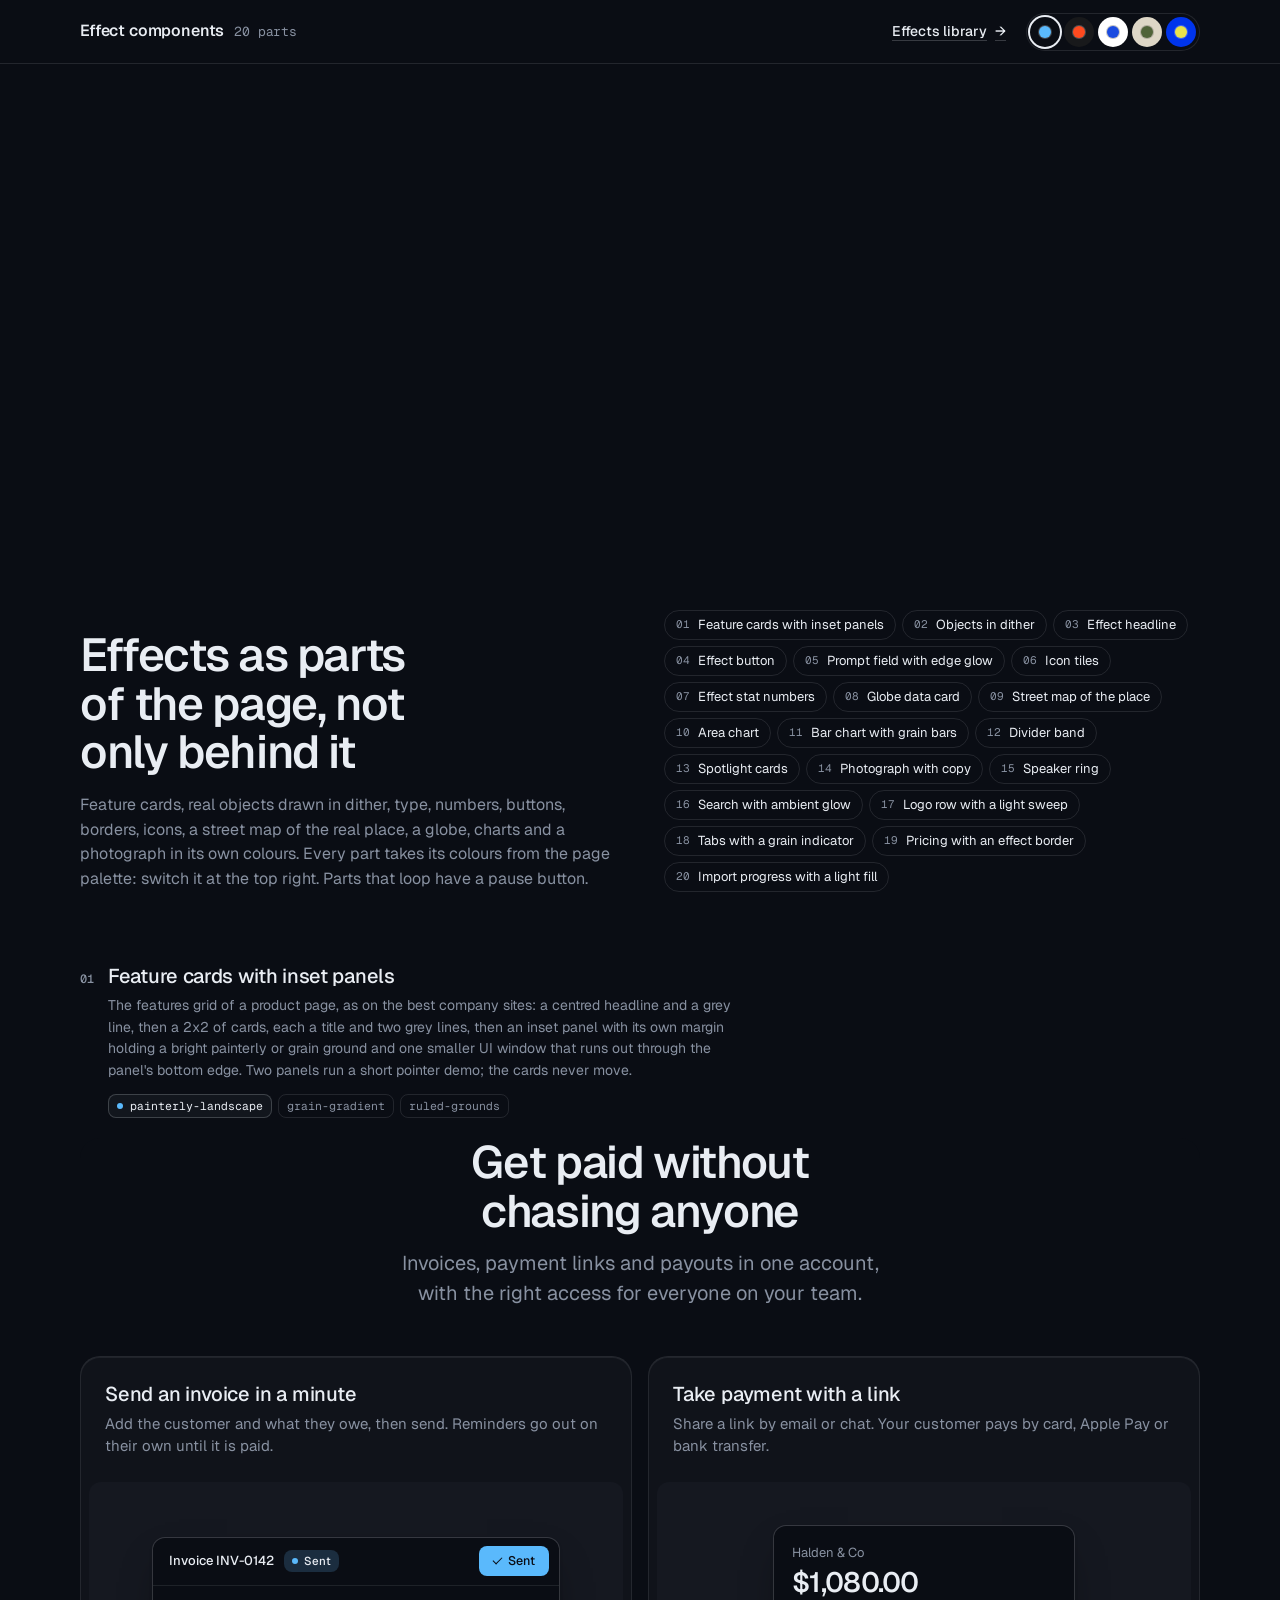
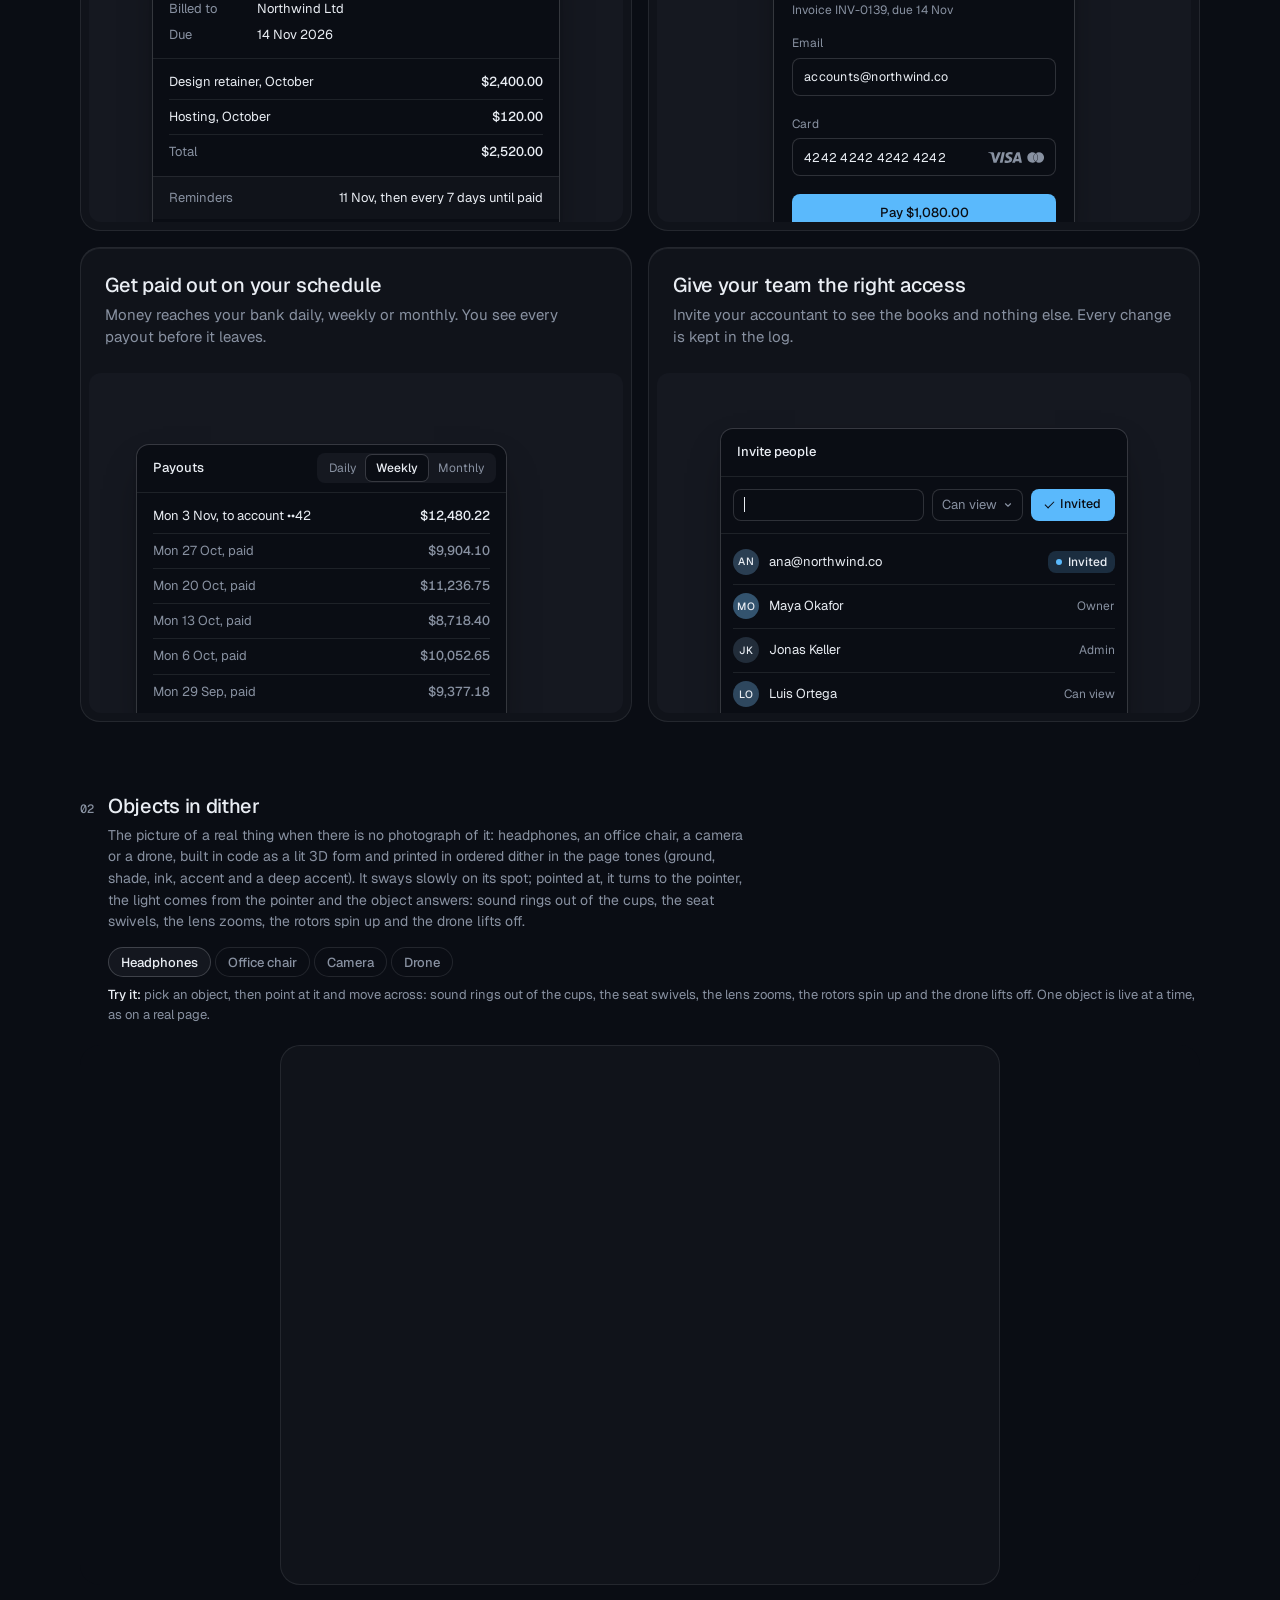
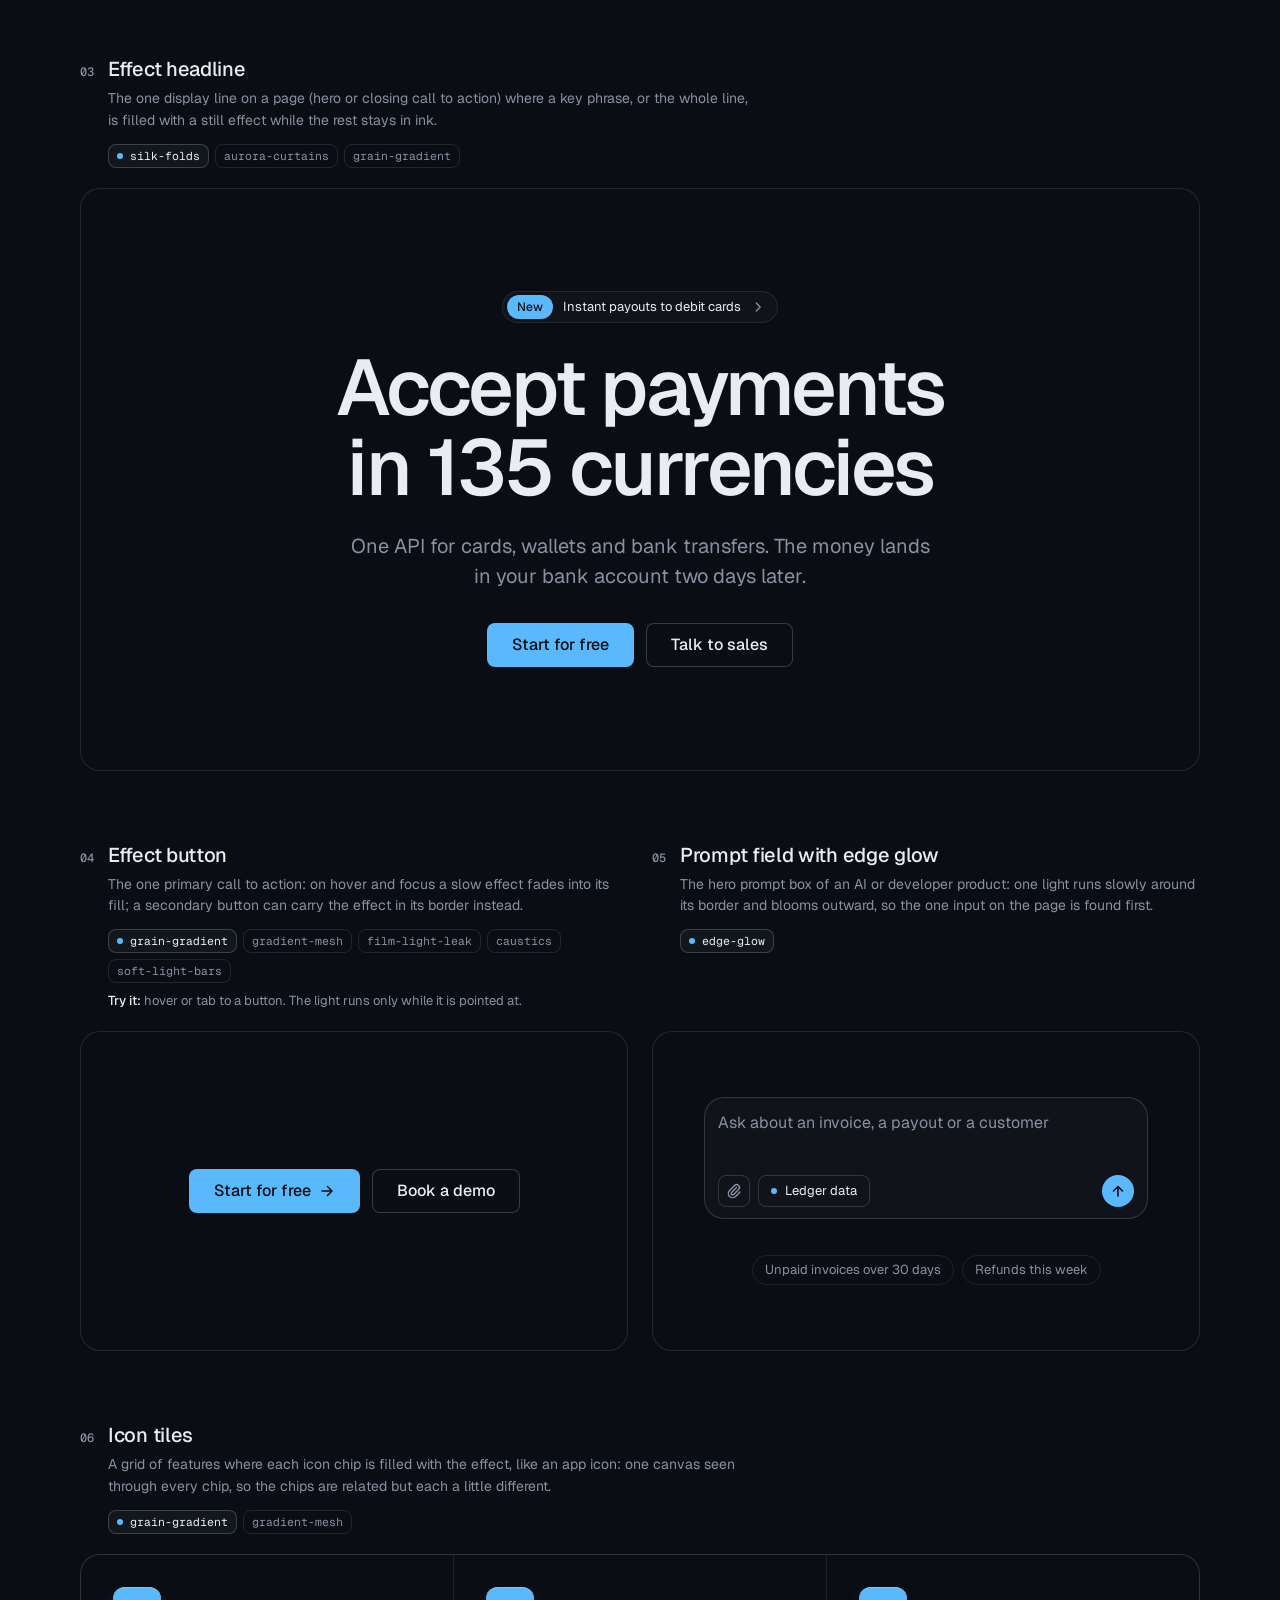
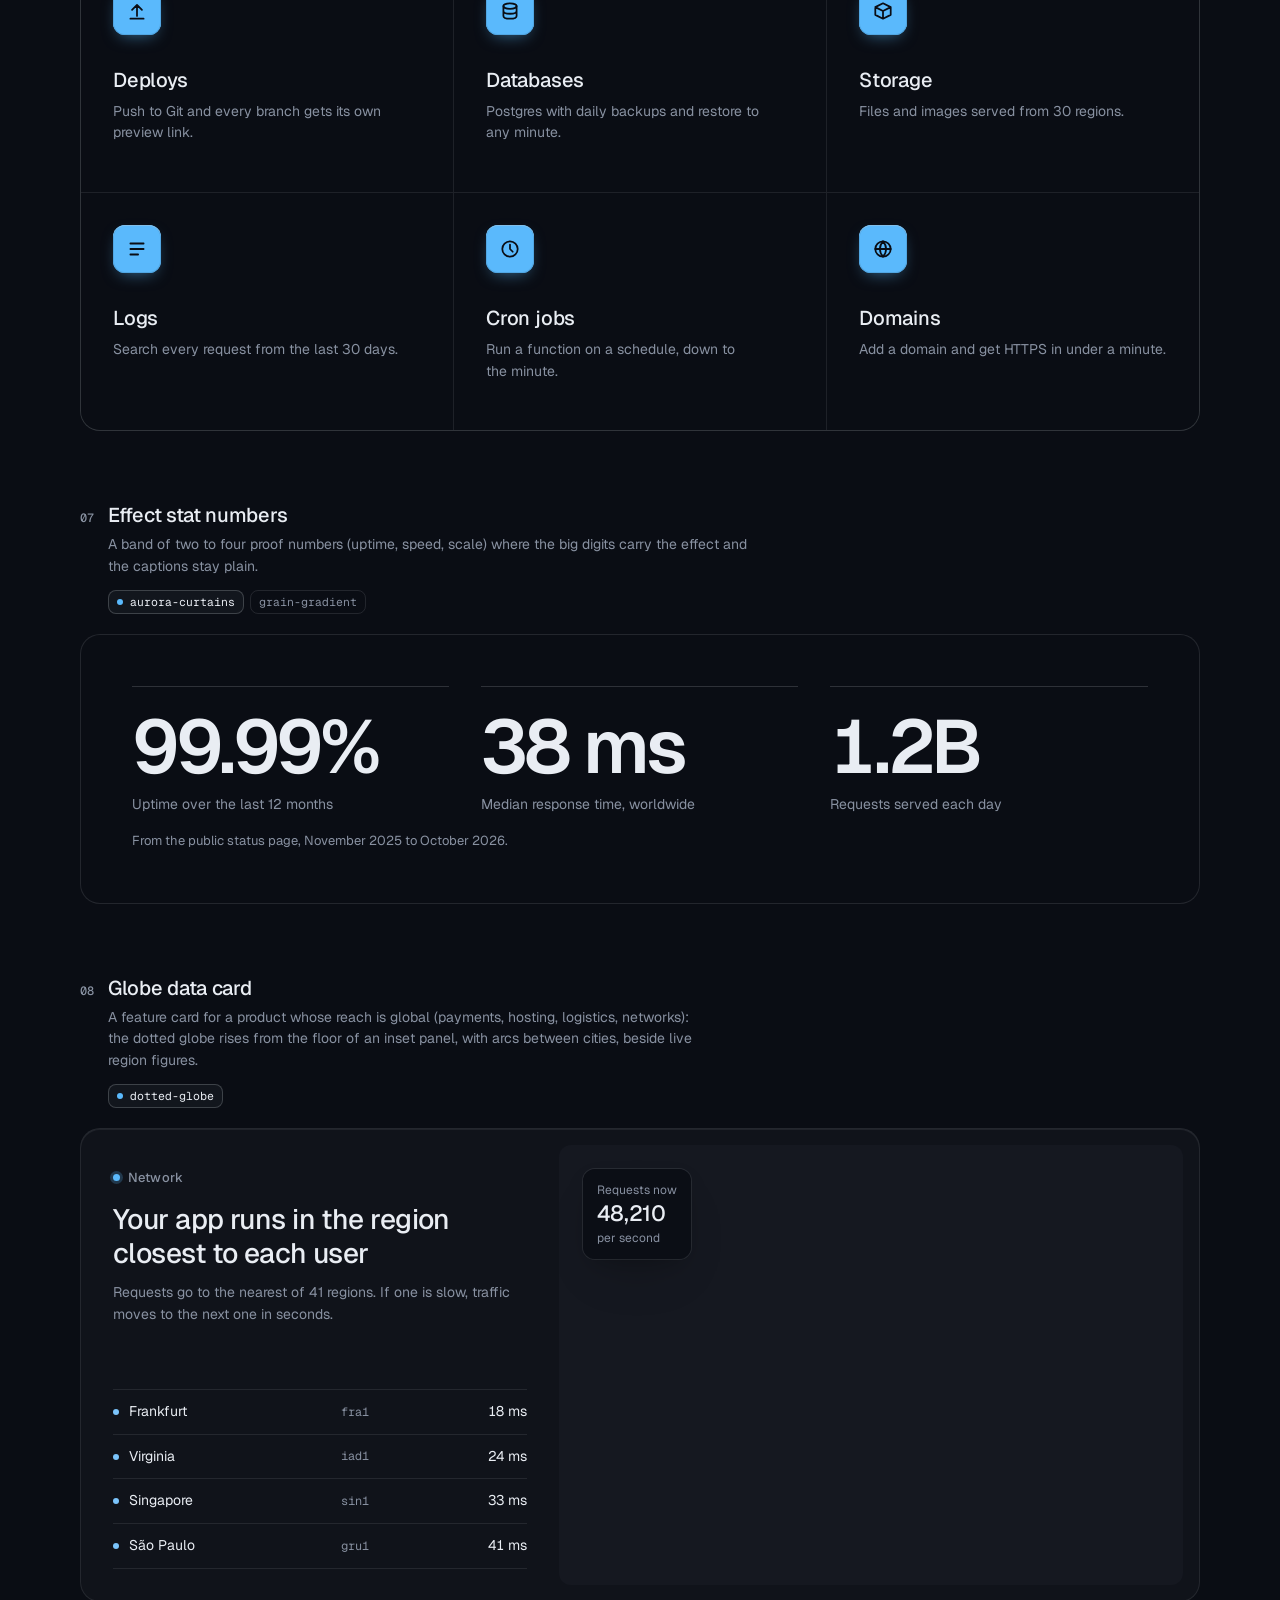
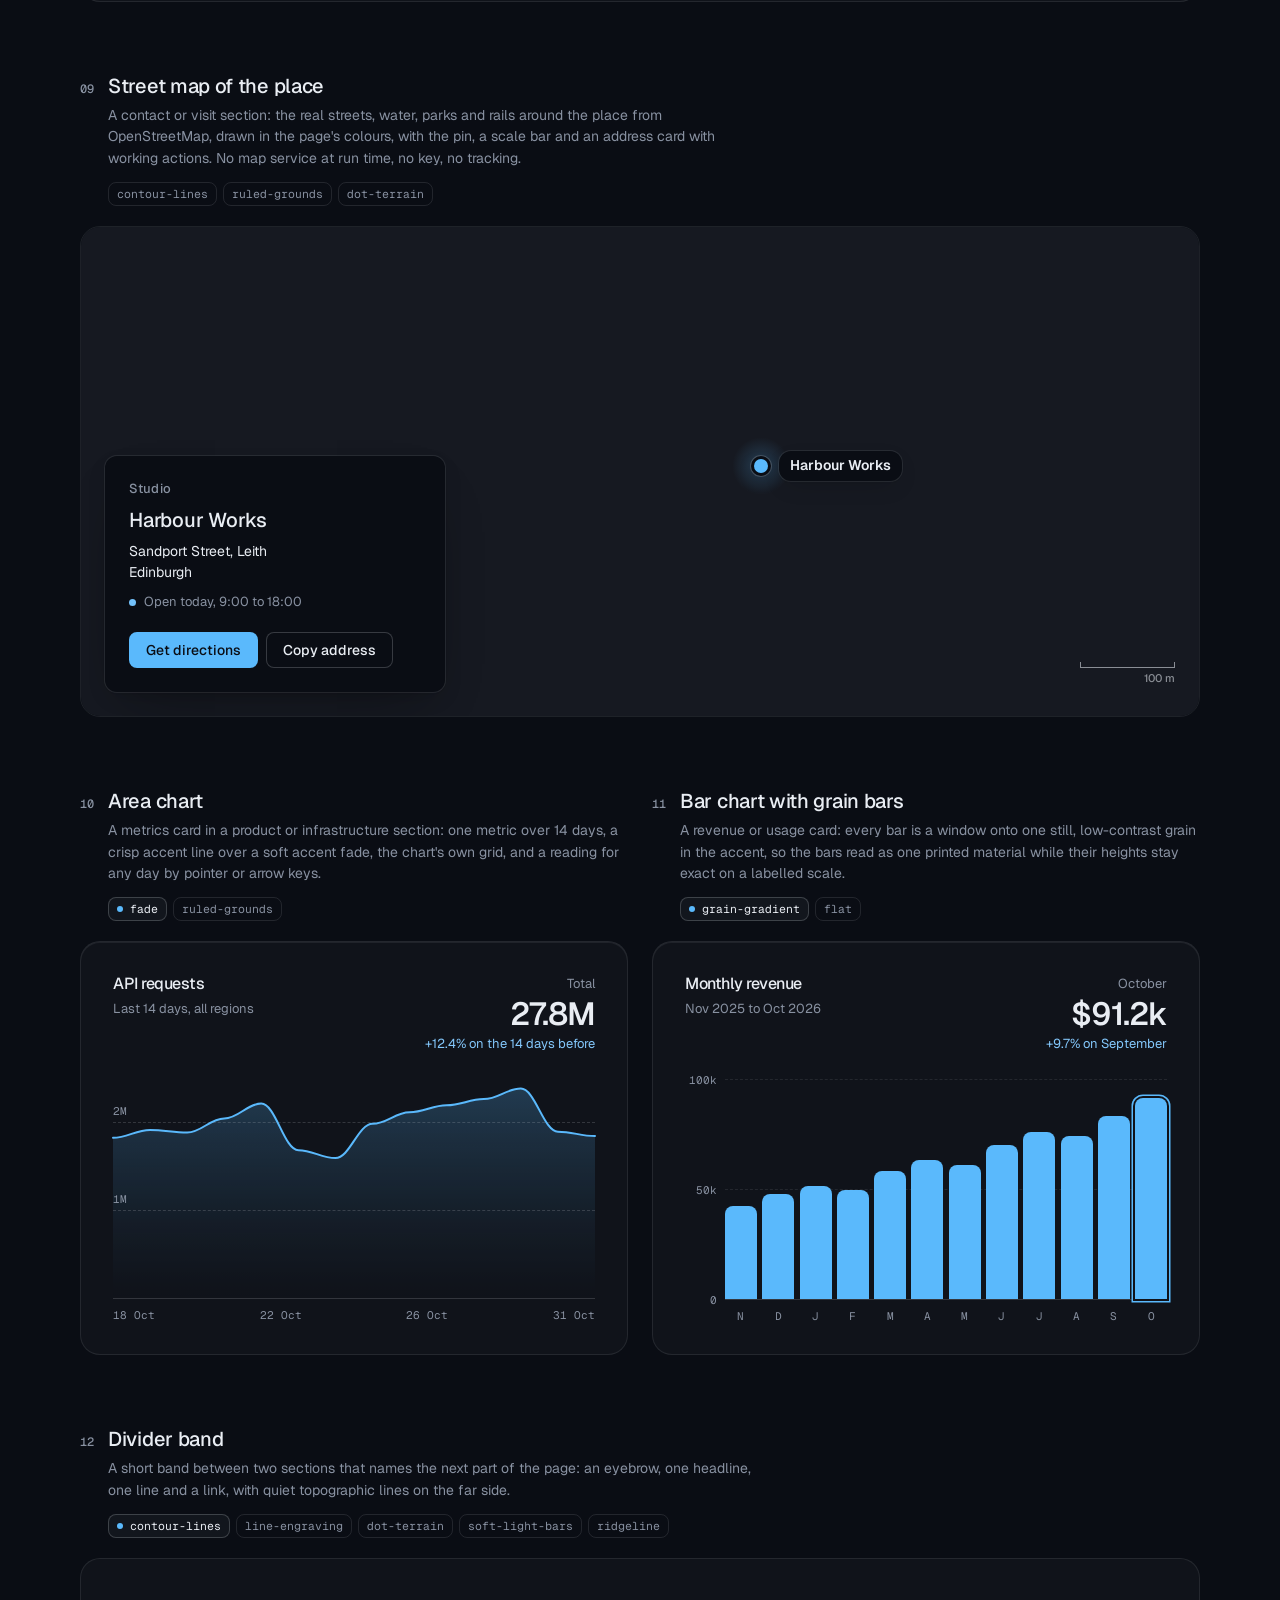
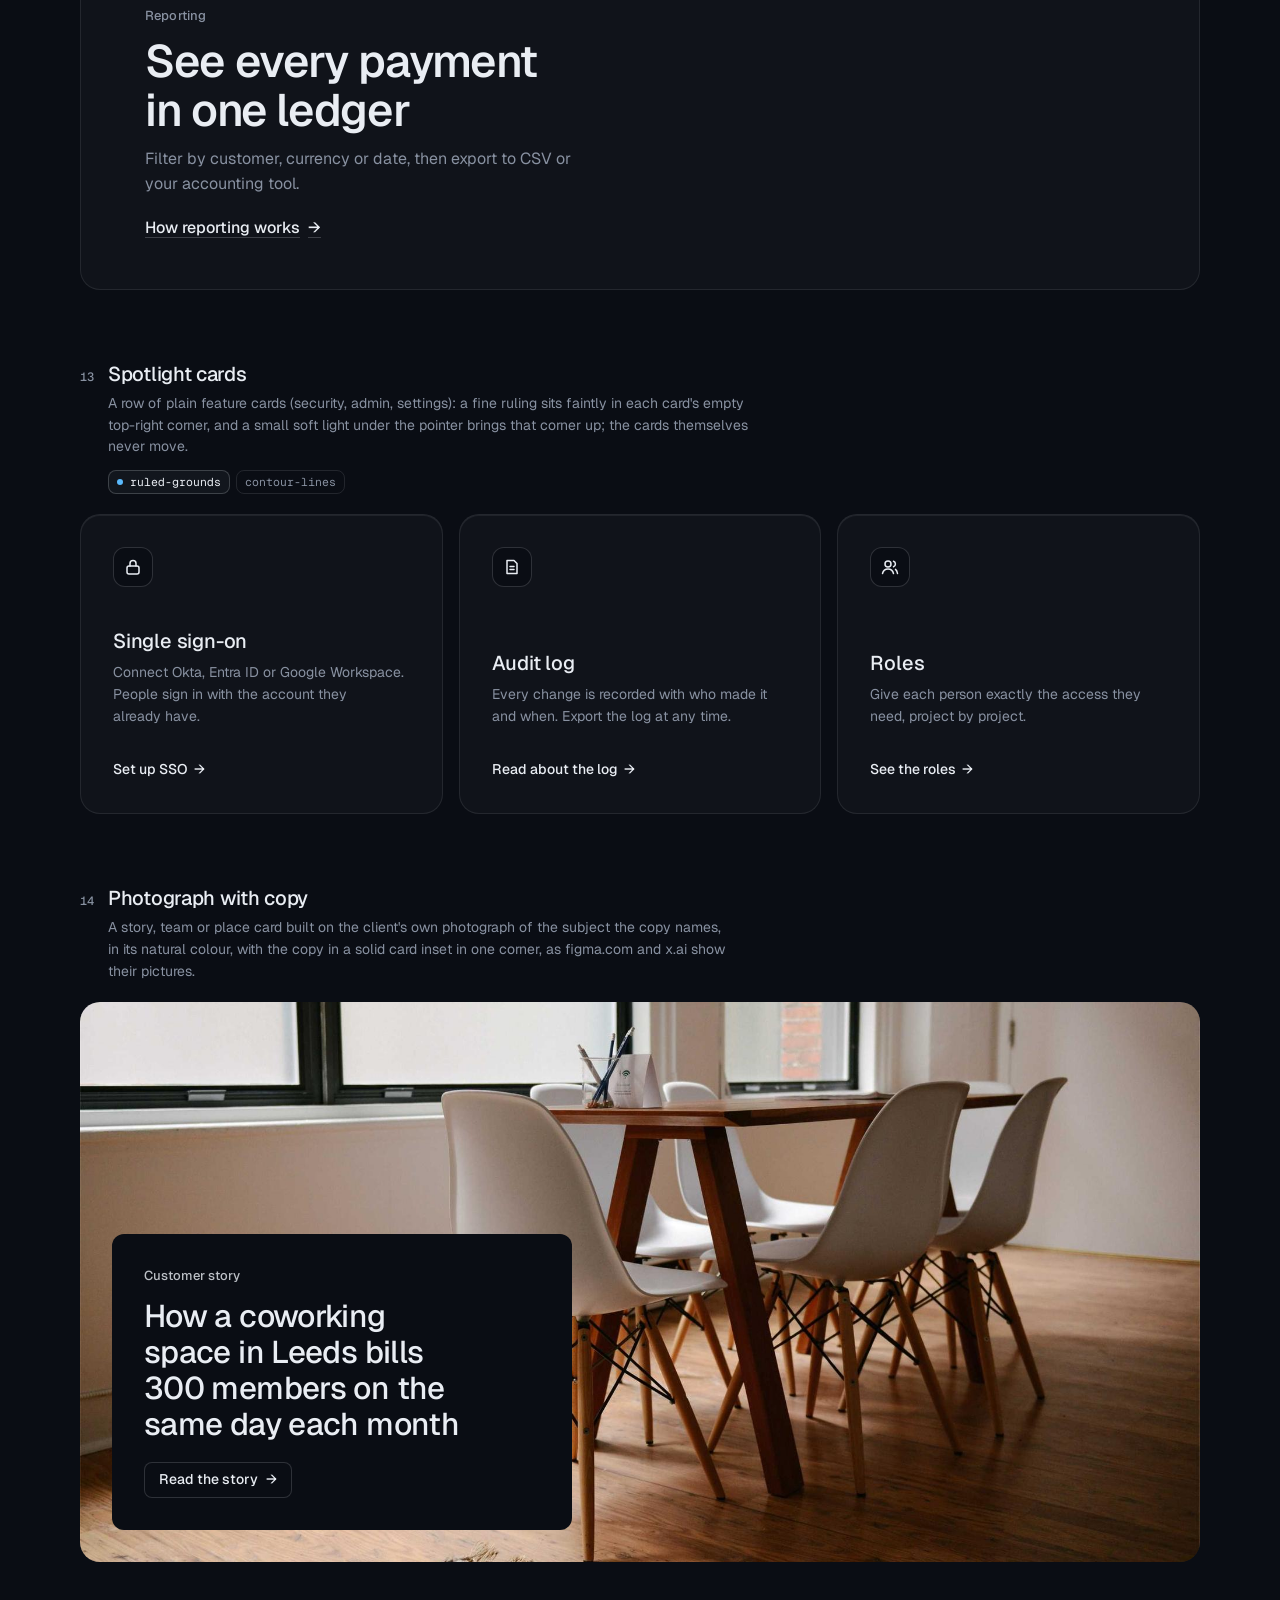
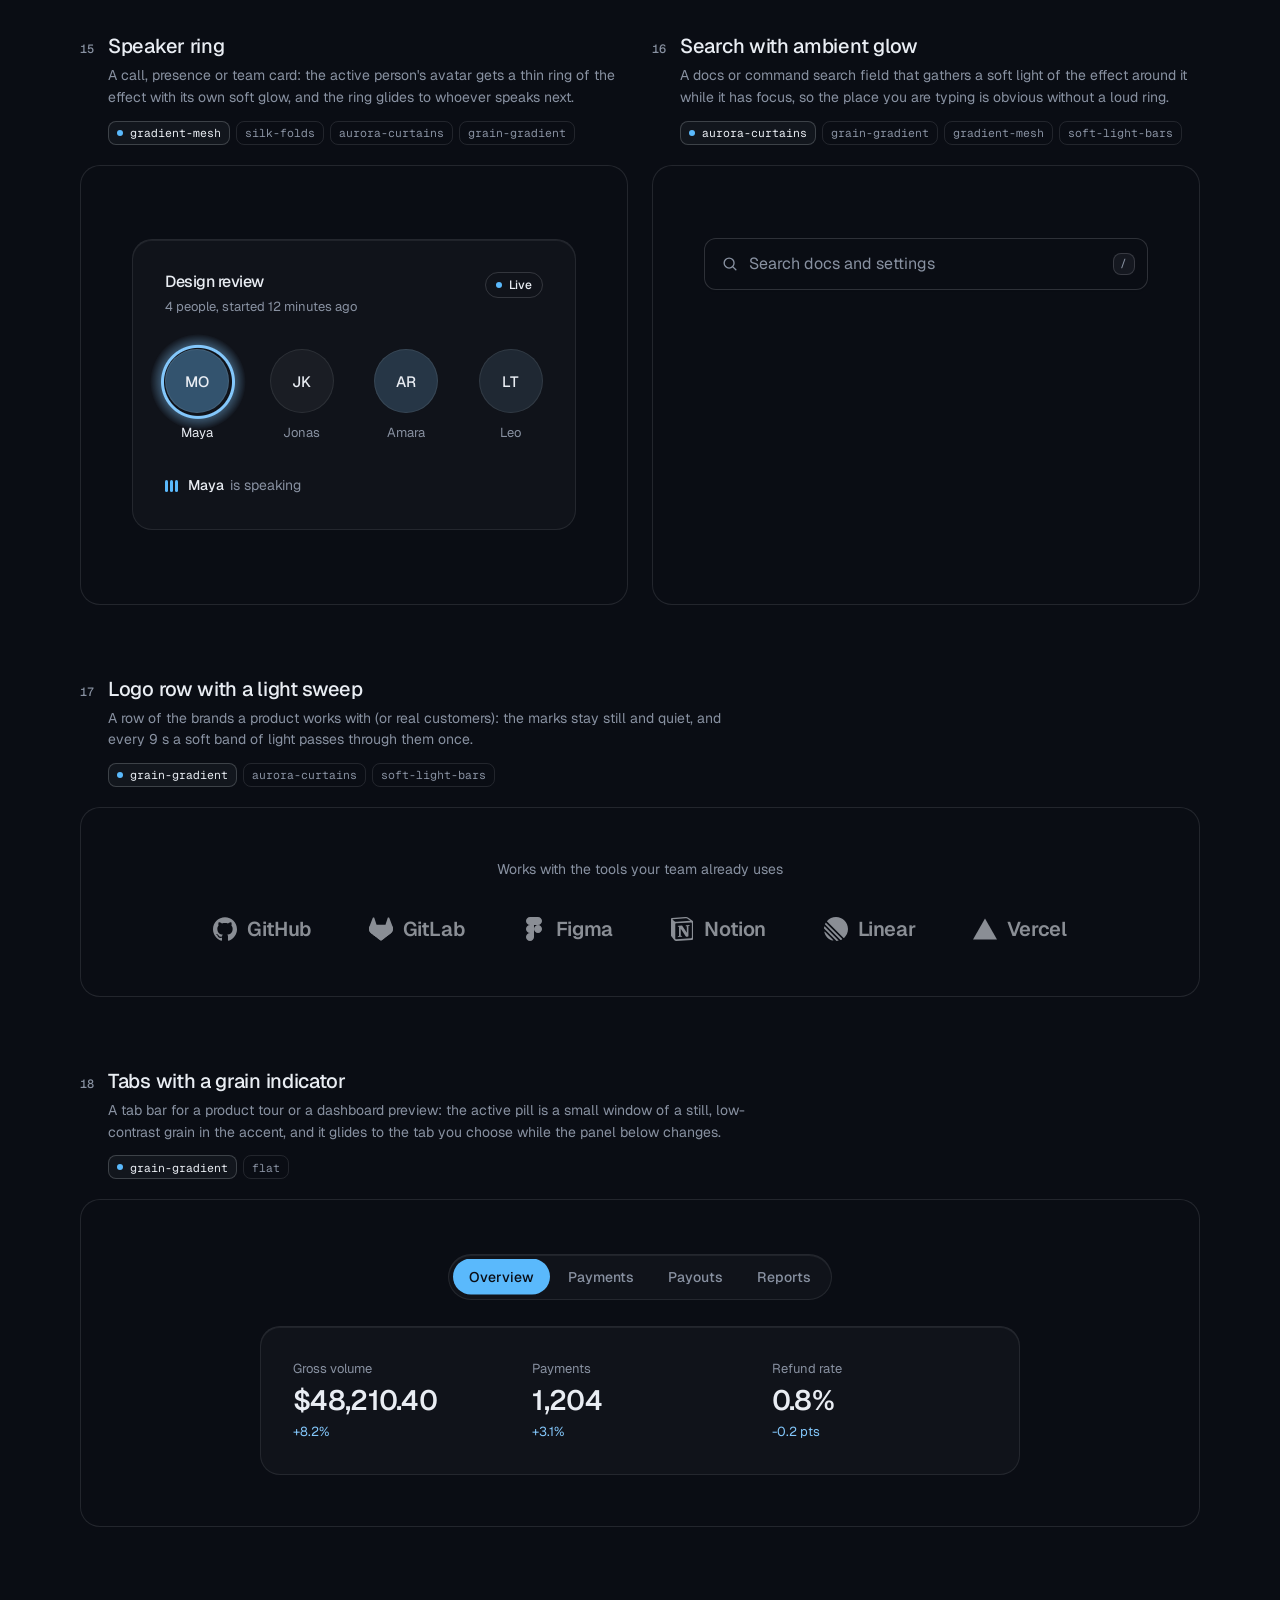
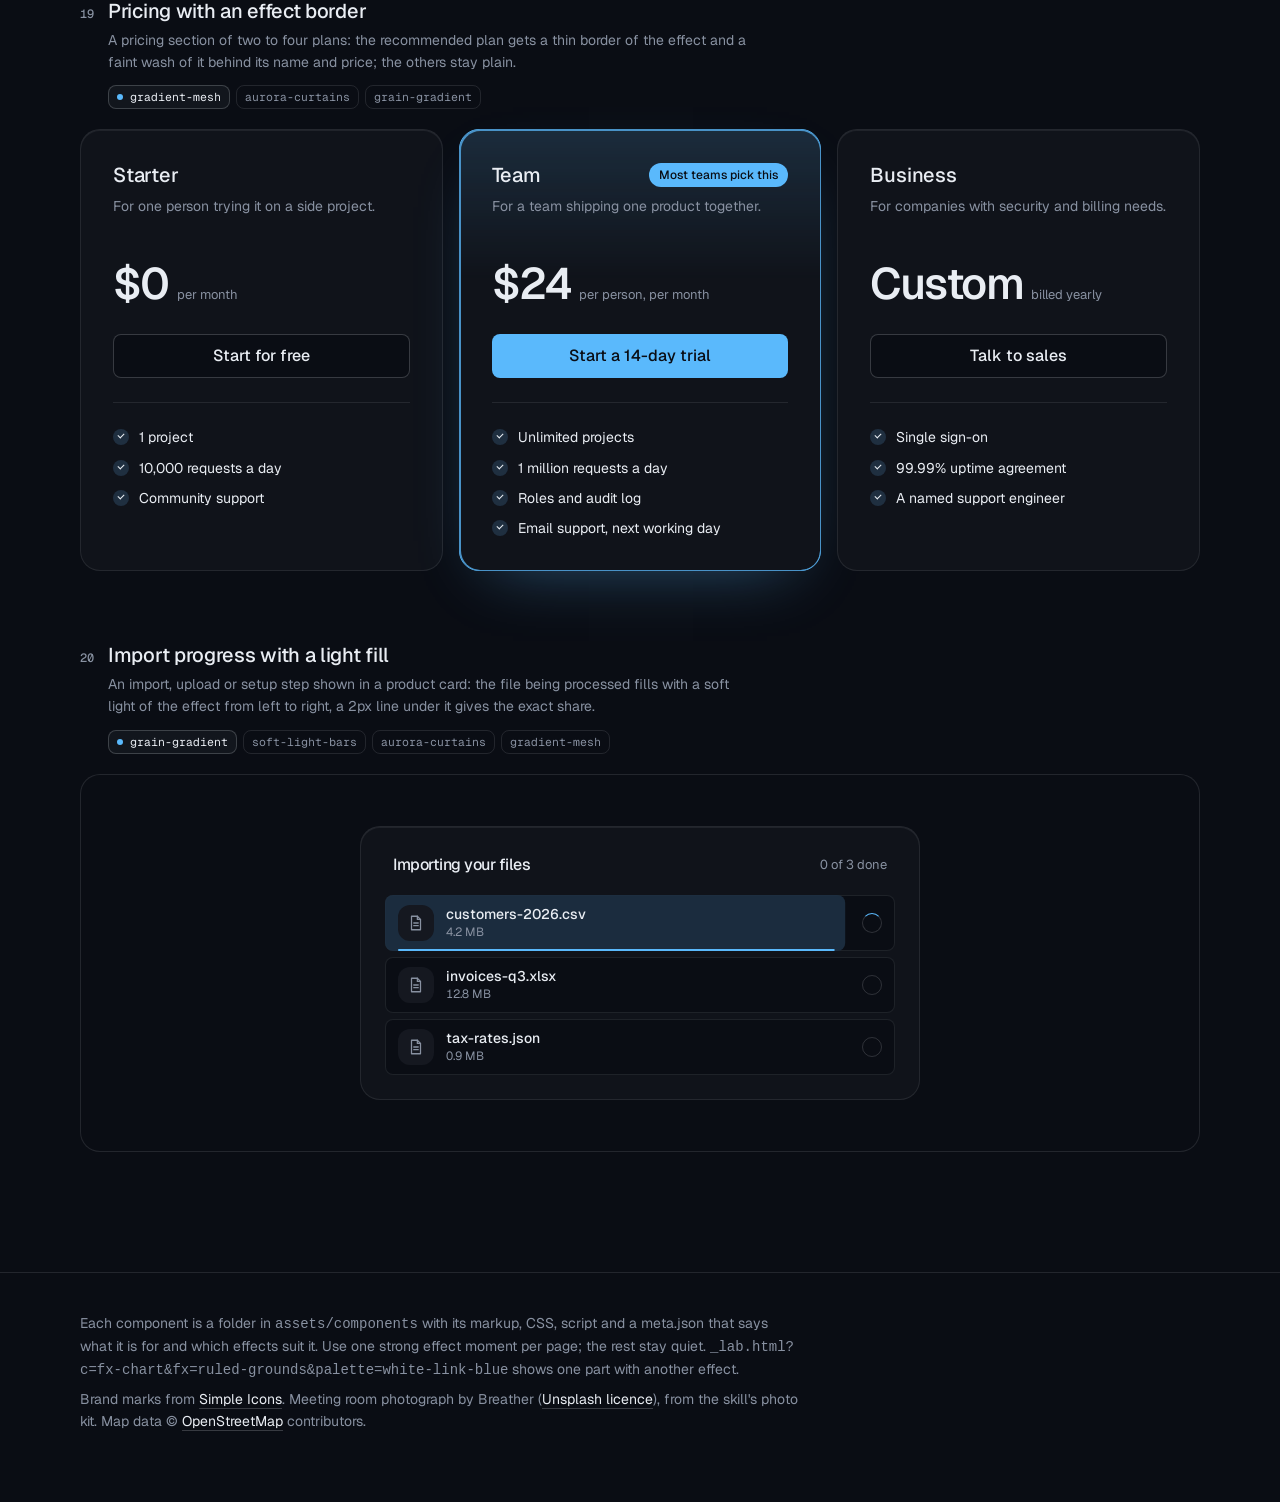
<file: assets/components/index.html>
<!doctype html>
<html lang="en" data-radius="soft">
<head>
<script>window.__tpGlMax = 16;   /* a gallery shows many live effects at once; a page of a site keeps the default 4 (fx.js) */</script>
<meta charset="utf-8">
<meta name="viewport" content="width=device-width, initial-scale=1">
<title>Effect components</title>
<link rel="preconnect" href="https://fonts.googleapis.com">
<link rel="preconnect" href="https://fonts.gstatic.com" crossorigin>
<link href="https://fonts.googleapis.com/css2?family=Geist:wght@100..900&family=Geist+Mono:wght@400..600&display=swap" rel="stylesheet">
<link rel="stylesheet" href="../system.css">
<link rel="stylesheet" href="./base.css">
<style>
  :root {
    --font-display: "Geist", system-ui, sans-serif;
    --font-text: "Geist", system-ui, sans-serif;
    --font-mono: "Geist Mono", ui-monospace, monospace;
    --display-weight: 560;
    --display-tracking: -0.03em;
    --container: 1200px;
  }
  body { min-height: 100vh; }
  .top {
    position: sticky; top: 0; z-index: 50; height: 64px; background: var(--bg);
    border-bottom: 1px solid var(--line);
  }
  .top .container { height: 100%; display: flex; align-items: center; justify-content: space-between; gap: 16px; }
  .brand { display: flex; align-items: center; gap: 10px; font-weight: 560; letter-spacing: -0.01em; }
  .brand small { font: 400 13px/1 var(--font-mono); color: var(--muted); }
  .top nav { display: flex; align-items: center; gap: 20px; }
  .top nav a.link { font-size: 14px; }
  .swatches { display: flex; gap: 4px; padding: 3px; border: 1px solid var(--line); border-radius: 999px; background: var(--bg); }
  .swatches button {
    width: 30px; height: 30px; border-radius: 999px; border: 0; padding: 0; cursor: pointer; position: relative;
    background: var(--sw-bg);
  }
  .swatches button::after {
    content: ""; position: absolute; inset: 9px; border-radius: 999px; background: var(--sw-accent);
    box-shadow: 0 0 0 1px color-mix(in oklab, var(--sw-ink) 25%, transparent);
  }
  .swatches button[aria-pressed="true"] { box-shadow: 0 0 0 2px var(--ink); }
  .swatches button:focus-visible { outline-offset: 3px; }

  .intro { padding-block: 64px 40px; display: grid; grid-template-columns: minmax(0, 6fr) minmax(0, 6fr); gap: 48px; align-items: end; }
  .intro h1 { font-size: clamp(34px, 2.2vw + 18px, 52px); line-height: 1.05; max-width: 15ch; }
  .intro p { margin-top: 16px; color: var(--muted); font-size: var(--t-body); line-height: 1.55; max-width: 52ch; }
  .index { display: flex; flex-wrap: wrap; gap: 6px; justify-content: flex-start; }
  @media (max-width: 1023px) { .intro { grid-template-columns: minmax(0, 1fr); gap: 28px; } }
  .index a {
    display: inline-flex; align-items: center; gap: 8px; height: 30px; padding: 0 11px; border-radius: 999px;
    border: 1px solid var(--line); font-size: 13px; color: var(--ink);
    transition: border-color var(--dur) var(--ease), background-color var(--dur) var(--ease);
  }
  .index a span { font-family: var(--font-mono); font-size: 11px; color: var(--muted); }
  .index a:hover { border-color: var(--line-strong); background: color-mix(in oklab, var(--ink) 4%, var(--bg)); }

  /* every part spans two rows of the list (its notes, its stage) as a subgrid, so the two parts of a
     half-width pair share one notes height and one stage height: their stages start and end level */
  .list { display: grid; grid-template-columns: repeat(2, minmax(0, 1fr)); column-gap: 24px; row-gap: 0; padding-bottom: 120px; }
  .sc { grid-column: 1 / -1; grid-row: span 2; display: grid; grid-template-rows: subgrid; row-gap: 20px; min-width: 0; scroll-margin-top: 88px; padding-top: 72px; }
  .sc:first-child { padding-top: 0; }
  .sc.is-half { grid-column: auto; }
  .sc.is-half .sc__stage:not(.is-center) { display: grid; }
  .sc__meta { display: grid; grid-template-columns: auto 1fr; column-gap: 14px; row-gap: 6px; align-items: baseline; align-content: start; }
  .sc__note { grid-column: 2; margin: 2px 0 0; font-size: 13px; color: var(--muted); }
  .sc__note::before { content: "Try it: "; color: var(--ink); font-weight: 500; }
  .sc__no { font: 500 12px/1 var(--font-mono); color: var(--muted); padding-top: 2px; }
  .sc__name { font: 500 20px/1.25 var(--font-text); letter-spacing: -0.015em; margin: 0; }
  .sc__for { grid-column: 2; color: var(--muted); font-size: 14px; line-height: 1.55; max-width: 72ch; margin: 0; }
  .sc__fx { grid-column: 2; display: flex; flex-wrap: wrap; gap: 6px; margin-top: 6px; }
  .sc__fx li {
    font: 400 11.5px/1 var(--font-mono); color: var(--muted); height: 24px; display: inline-flex; align-items: center;
    padding: 0 8px; border-radius: var(--r-sm); border: 1px solid var(--line);
  }
  .sc__fx li.is-on { color: var(--ink); border-color: var(--line-strong); background: color-mix(in oklab, var(--ink) 5%, var(--bg)); }
  .sc__fx li.is-on::before { content: ""; width: 6px; height: 6px; border-radius: 99px; background: var(--accent); margin-right: 7px; }
  .sc__stage {
    position: relative; min-width: 0; border: 1px solid var(--line); border-radius: var(--r-lg);
    padding: clamp(20px, 4vw, 56px); background: var(--bg);
  }
  .sc__stage.is-tall { padding-block: clamp(56px, 8vw, 120px); }
  .sc__stage.is-flush { padding: 0; border: 0; }
  .sc__stage.is-center { display: grid; place-items: center; min-height: 320px; }
  /* one object, at a size a page would give it */
  #fx-dither-object .sc__stage { display: grid; justify-items: center; }
  #fx-dither-object .cx-obj { width: min(100%, 720px); }
  .sc__pick { grid-column: 2; display: flex; flex-wrap: wrap; gap: 4px; margin-top: 8px; }
  .sc__pick button {
    height: 30px; padding: 0 12px; border-radius: 999px; border: 1px solid var(--line); background: var(--bg);
    font: 500 13px/1 var(--font-text); color: var(--muted); cursor: pointer;
  }
  .sc__pick button:hover { color: var(--ink); border-color: var(--line-strong); }
  .sc__pick button[aria-pressed="true"] { color: var(--ink); border-color: var(--line-strong); background: color-mix(in oklab, var(--ink) 6%, var(--bg)); }
  /* the search list opens below its field: leave it room inside the frame */
  #fx-search .sc__stage { min-height: 440px; place-items: start center; padding-top: 72px; }
  .sc__stage:empty::after { content: "Loading"; color: var(--muted); font-size: 13px; }

  .foot { border-top: 1px solid var(--line); padding: 40px 0 64px; color: var(--muted); font-size: 14px; }
  .foot p { max-width: 80ch; margin: 0 0 8px; }
  .foot a { color: var(--ink); text-decoration: underline; text-decoration-color: var(--line-strong); text-underline-offset: 4px; }

  @media (max-width: 899px) {
    .list { grid-template-columns: minmax(0, 1fr); }
    .sc.is-half { grid-column: 1 / -1; }
    .top nav a.link { display: none; }
  }
  @media (max-width: 639px) {
    .intro { padding-block: 48px 32px; }
    .sc { padding-top: 48px; }
    .sc__meta { grid-template-columns: 1fr; }
    .sc__no { display: none; }
    .sc__for, .sc__fx, .sc__note, .sc__pick { grid-column: 1; }
    .sc__stage.is-center { min-height: 240px; }
    .brand small { display: none; }
  }
</style>
</head>
<body>
<header class="top">
  <div class="container">
    <div class="brand">Effect components <small id="count"></small></div>
    <nav aria-label="Palette and links">
      <a class="link" href="../effects/gallery.html">Effects library</a>
      <div class="swatches" id="swatches" role="group" aria-label="Page palette"></div>
    </nav>
  </div>
</header>

<main>
  <section class="intro container">
    <div>
      <h1>Effects as parts of the page, not only behind it</h1>
      <p id="lede">Feature cards, real objects drawn in dither, type, numbers, buttons, borders, icons, a street map of the real place, a globe, charts and a photograph in its own colours. Every part takes its colours from the page palette: switch it at the top right. Parts that loop have a pause button.</p>
    </div>
    <nav class="index" id="index" aria-label="Components"></nav>
  </section>
  <div class="container list" id="list"></div>
</main>

<footer class="foot">
  <div class="container">
    <p>Each component is a folder in <code>assets/components</code> with its markup, CSS, script and a meta.json that says what it is for and which effects suit it. Use one strong effect moment per page; the rest stay quiet. <code>_lab.html?c=fx-chart&amp;fx=ruled-grounds&amp;palette=white-link-blue</code> shows one part with another effect.</p>
    <p>Brand marks from <a href="https://simpleicons.org/">Simple Icons</a>. Meeting room photograph by Breather (<a href="https://unsplash.com/photos/DEdM9Vs6s8w">Unsplash licence</a>), from the skill's photo kit. Map data © <a href="https://www.openstreetmap.org/copyright">OpenStreetMap</a> contributors.</p>
  </div>
</footer>

<script type="module">
  import fx from '../effects/fx.js';

  // component id, layout and stage style, in page order
  const COMPONENTS = [
    { id: 'fx-feature-card', stage: 'is-flush' },
    { id: 'fx-dither-object', stage: 'is-flush', note: 'pick an object, then point at it and move across: sound rings out of the cups, the seat swivels, the lens zooms, the rotors spin up and the drone lifts off. One object is live at a time, as on a real page.' },
    { id: 'fx-headline', stage: 'is-tall' },
    { id: 'fx-button', half: true, stage: 'is-center', note: 'hover or tab to a button. The light runs only while it is pointed at.' },
    { id: 'fx-prompt', half: true, stage: 'is-center' },
    { id: 'fx-icon-tiles', stage: 'is-flush' },
    { id: 'fx-stat' },
    { id: 'fx-globe', stage: 'is-flush' },
    { id: 'fx-map', stage: 'is-flush' },
    { id: 'fx-chart', half: true, stage: 'is-flush' },
    { id: 'fx-bars', half: true, stage: 'is-flush' },
    { id: 'fx-band', stage: 'is-flush' },
    { id: 'fx-spotlight', stage: 'is-flush' },
    { id: 'fx-photo', stage: 'is-flush' },
    { id: 'fx-avatar', half: true, stage: 'is-center' },
    { id: 'fx-search', half: true, stage: 'is-center' },
    { id: 'fx-logos' },
    { id: 'fx-tabs' },
    { id: 'fx-pricing', stage: 'is-flush' },
    { id: 'fx-progress', stage: 'is-center' },
  ];

  const PALETTES = [
    { id: 'blue-black-cornflower', name: 'Night, cornflower', bg: '#0a0d14', surface: '#131824', ink: '#e9edf3', muted: '#8891a1', accent: '#5ab9fc', accentInk: '#0a0d14' },
    { id: 'graphite-safety-orange', name: 'Graphite, orange', bg: '#18191b', surface: '#222427', ink: '#eff0f1', muted: '#9c9ea3', accent: '#ff4a1f', accentInk: '#18191b' },
    { id: 'white-link-blue', name: 'White, blue', bg: '#ffffff', surface: '#f4f4f4', ink: '#111111', muted: '#6b6b6b', accent: '#1a4be0', accentInk: '#ffffff' },
    { id: 'moss-sand', name: 'Sand, moss', bg: '#ddd6c6', surface: '#d2cab8', ink: '#2a2a26', muted: '#59574e', accent: '#4f6238', accentInk: '#ffffff' },
    { id: 'cobalt-field', name: 'Cobalt field', bg: '#0034eb', surface: '#002fd6', ink: '#ffffff', muted: '#dfe4f2', accent: '#e9e34a', accentInk: '#111111' },
  ];

  const q = new URLSearchParams(location.search);
  if (q.has('time')) fx.setClock(+q.get('time'));
  if (q.has('fallback')) fx.config.forceFallback = true;
  const only = q.get('only') ? q.get('only').split(',') : null;
  const list = document.getElementById('list');
  const index = document.getElementById('index');
  const swatches = document.getElementById('swatches');

  /*
    The budget: a laptop's integrated GPU shares its memory with everything else, so this page never
    holds more than 4 live WebGL contexts. A part is started when it comes near the viewport and
    destroyed when it leaves it; still parts draw once and free their context; fx.js frees any idle
    off-screen context past 4. liveGL() counts the contexts that are open right now.
  */
  fx.config.maxLive = 4;
  const contexts = new Set();
  let peakGL = 0;
  const getContext = HTMLCanvasElement.prototype.getContext;
  HTMLCanvasElement.prototype.getContext = function (type, ...rest) {
    const c = getContext.call(this, type, ...rest);
    if (c && /webgl/i.test(type) && !contexts.has(c)) { contexts.add(c); peakGL = Math.max(peakGL, liveGL()); }
    return c;
  };
  function liveGL() {
    for (const c of contexts) if (c.isContextLost()) contexts.delete(c);
    return contexts.size;
  }

  // the dither object: one live at a time, switched here (a real page shows one object)
  const OBJECTS = {
    headphones: ['Headphones', 'Over-ear, wireless'],
    chair: ['Office chair', 'Swivel seat on five castors'],
    camera: ['Camera', 'Mirrorless, with a zoom lens'],
    drone: ['Drone', 'Four rotors and a camera'],
  };
  let object = OBJECTS[q.get('object')] ? q.get('object') : 'headphones';
  // print (ordered dither, the default) or studio (a smooth shaded render: no picker until it is anti-aliased; ?render=studio)
  let render = q.get('render') === 'studio' ? 'studio' : 'print';

  function applyPalette(p) {
    const c = fx.color;
    const action = c.contrast(p.accent, p.bg) >= 2.2 ? p.accent : p.ink;
    const actionInk = action === p.accent ? p.accentInk : p.bg;
    const s = document.documentElement.style;
    const set = (k, v) => s.setProperty(k, v);
    set('--p-bg', p.bg); set('--p-surface', p.surface); set('--p-ink', p.ink); set('--p-muted', p.muted);
    set('--p-accent', p.accent); set('--p-accent-ink', p.accentInk); set('--p-action', action); set('--p-action-ink', actionInk);
    document.documentElement.style.colorScheme = c.isDark(p.bg) ? 'dark' : 'light';
    for (const b of swatches.children) b.setAttribute('aria-pressed', String(b.dataset.id === p.id));
  }

  async function load(entry) {
    const base = `./${entry.id}/`;
    const [meta, html, mod] = await Promise.all([
      fetch(base + 'meta.json').then(r => (r.ok ? r.json() : null)),
      fetch(base + 'component.html').then(r => (r.ok ? r.text() : null)),
      import(base + 'component.js').catch(err => { console.warn(entry.id, err); return null; }),
    ]).catch(() => [null, null, null]);
    if (!meta || !html || !mod) return null;
    const link = document.createElement('link');
    link.rel = 'stylesheet';
    link.href = base + 'component.css';
    document.head.append(link);
    await new Promise(r => { link.onload = link.onerror = r; });
    return { ...entry, meta, html, mod };
  }

  function section(e, n) {
    const s = document.createElement('section');
    s.className = 'sc' + (e.half ? ' is-half' : '');
    s.id = e.id;
    const fxList = (e.meta.effects || []).map(id => `<li class="${id === e.meta.default ? 'is-on' : ''}">${id}</li>`).join('');
    const pick = e.id === 'fx-dither-object'
      ? `<div class="sc__pick" role="group" aria-label="Object">${Object.keys(OBJECTS).map(k => `<button type="button" data-object="${k}" aria-pressed="${k === object}">${OBJECTS[k][0]}</button>`).join('')}</div>`
      : '';
    s.innerHTML = `
      <div class="sc__meta">
        <span class="sc__no">${String(n).padStart(2, '0')}</span>
        <h2 class="sc__name">${e.meta.name}</h2>
        <p class="sc__for">${e.meta.for}</p>
        ${fxList ? `<ul class="sc__fx" aria-label="Effects that suit it">${fxList}</ul>` : ''}
        ${pick}
        ${e.note ? `<p class="sc__note">${e.note}</p>` : ''}
      </div>
      <div class="sc__stage ${e.stage || ''}"></div>`;
    return s;
  }

  // the markup is placed at once (the page keeps its full height); the scripts run only near the viewport
  function markup(e) {
    const stage = e.section.querySelector('.sc__stage');
    stage.innerHTML = e.html;
    if (e.id === 'fx-dither-object') {
      const fig = stage.querySelector('.cx-obj');
      fig.dataset.cxObject = object;
      if (render === 'studio') fig.dataset.cxRender = 'studio'; else delete fig.dataset.cxRender;
      fig.querySelector('.cx-obj__stage').removeAttribute('aria-label');
    }
    return stage;
  }
  function start(e) {
    if (e.ctrl) return;
    const stage = markup(e);
    try { e.ctrl = e.mod.default(stage.firstElementChild || stage) || { destroy() {} }; } catch (err) { console.error(e.id, err); e.ctrl = { destroy() {} }; }
  }
  function stop(e) {
    if (!e.ctrl) return;
    try { e.ctrl.destroy?.(); } catch (err) { console.warn(e.id, err); }
    fx.unmountAll(e.section);
    e.ctrl = null;
  }

  function setPalette(p, entries) {
    entries.forEach(stop);
    applyPalette(p);
    try { localStorage.setItem('cx-palette', p.id); } catch (_) {}
    requestAnimationFrame(() => entries.forEach(e => (e.near ? start(e) : markup(e))));
  }

  let saved = null;
  try { saved = localStorage.getItem('cx-palette'); } catch (_) {}
  const first = PALETTES.find(p => p.id === q.get('palette')) || PALETTES.find(p => p.id === saved) || PALETTES[0];
  for (const p of PALETTES) {
    const b = document.createElement('button');
    b.type = 'button';
    b.dataset.id = p.id;
    b.title = p.name;
    b.setAttribute('aria-label', p.name);
    b.style.setProperty('--sw-bg', p.bg);
    b.style.setProperty('--sw-accent', p.accent);
    b.style.setProperty('--sw-ink', p.ink);
    swatches.append(b);
  }
  applyPalette(first);

  const wanted = COMPONENTS.filter(c => !only || only.includes(c.id));
  const entries = (await Promise.all(wanted.map(load))).filter(Boolean);
  document.getElementById('count').textContent = `${entries.length} parts`;
  entries.forEach((e, i) => {
    e.section = section(e, i + 1);
    list.append(e.section);
    markup(e);
    const a = document.createElement('a');
    a.href = '#' + e.id;
    a.innerHTML = `<span>${String(i + 1).padStart(2, '0')}</span>${e.meta.name}`;
    index.append(a);
  });
  await document.fonts.ready;
  const near = new IntersectionObserver(seen => {
    for (const en of seen) {
      const e = entries.find(x => x.section === en.target);
      if (!e) continue;
      e.near = en.isIntersecting;
      if (e.near) start(e); else stop(e);
    }
  }, { rootMargin: '10% 0px' });
  entries.forEach(e => near.observe(e.section));
  setTimeout(() => { document.documentElement.dataset.ready = '1'; }, 1500);

  swatches.addEventListener('click', ev => {
    const b = ev.target.closest('button');
    if (!b) return;
    const p = PALETTES.find(x => x.id === b.dataset.id);
    if (p) setPalette(p, entries);
  });
  list.addEventListener('click', ev => {
    const b = ev.target.closest('[data-object], [data-render]');
    if (!b || !(OBJECTS[b.dataset.object] || b.dataset.render)) return;
    if (b.dataset.render) render = b.dataset.render; else object = b.dataset.object;
    b.parentElement.querySelectorAll('button').forEach(x => x.setAttribute('aria-pressed', String(x === b)));
    const e = entries.find(x => x.id === 'fx-dither-object');
    stop(e);
    if (e.near) start(e); else markup(e);
  });
  window.__cx = {
    entries,
    setPalette: id => setPalette(PALETTES.find(p => p.id === id), entries),
    setObject: k => list.querySelector(`[data-object="${k}"]`)?.click(),
    gl: () => ({ live: liveGL(), peak: peakGL, started: entries.filter(e => e.ctrl).map(e => e.id) }),
  };
</script>

</body>
</html>
</file>
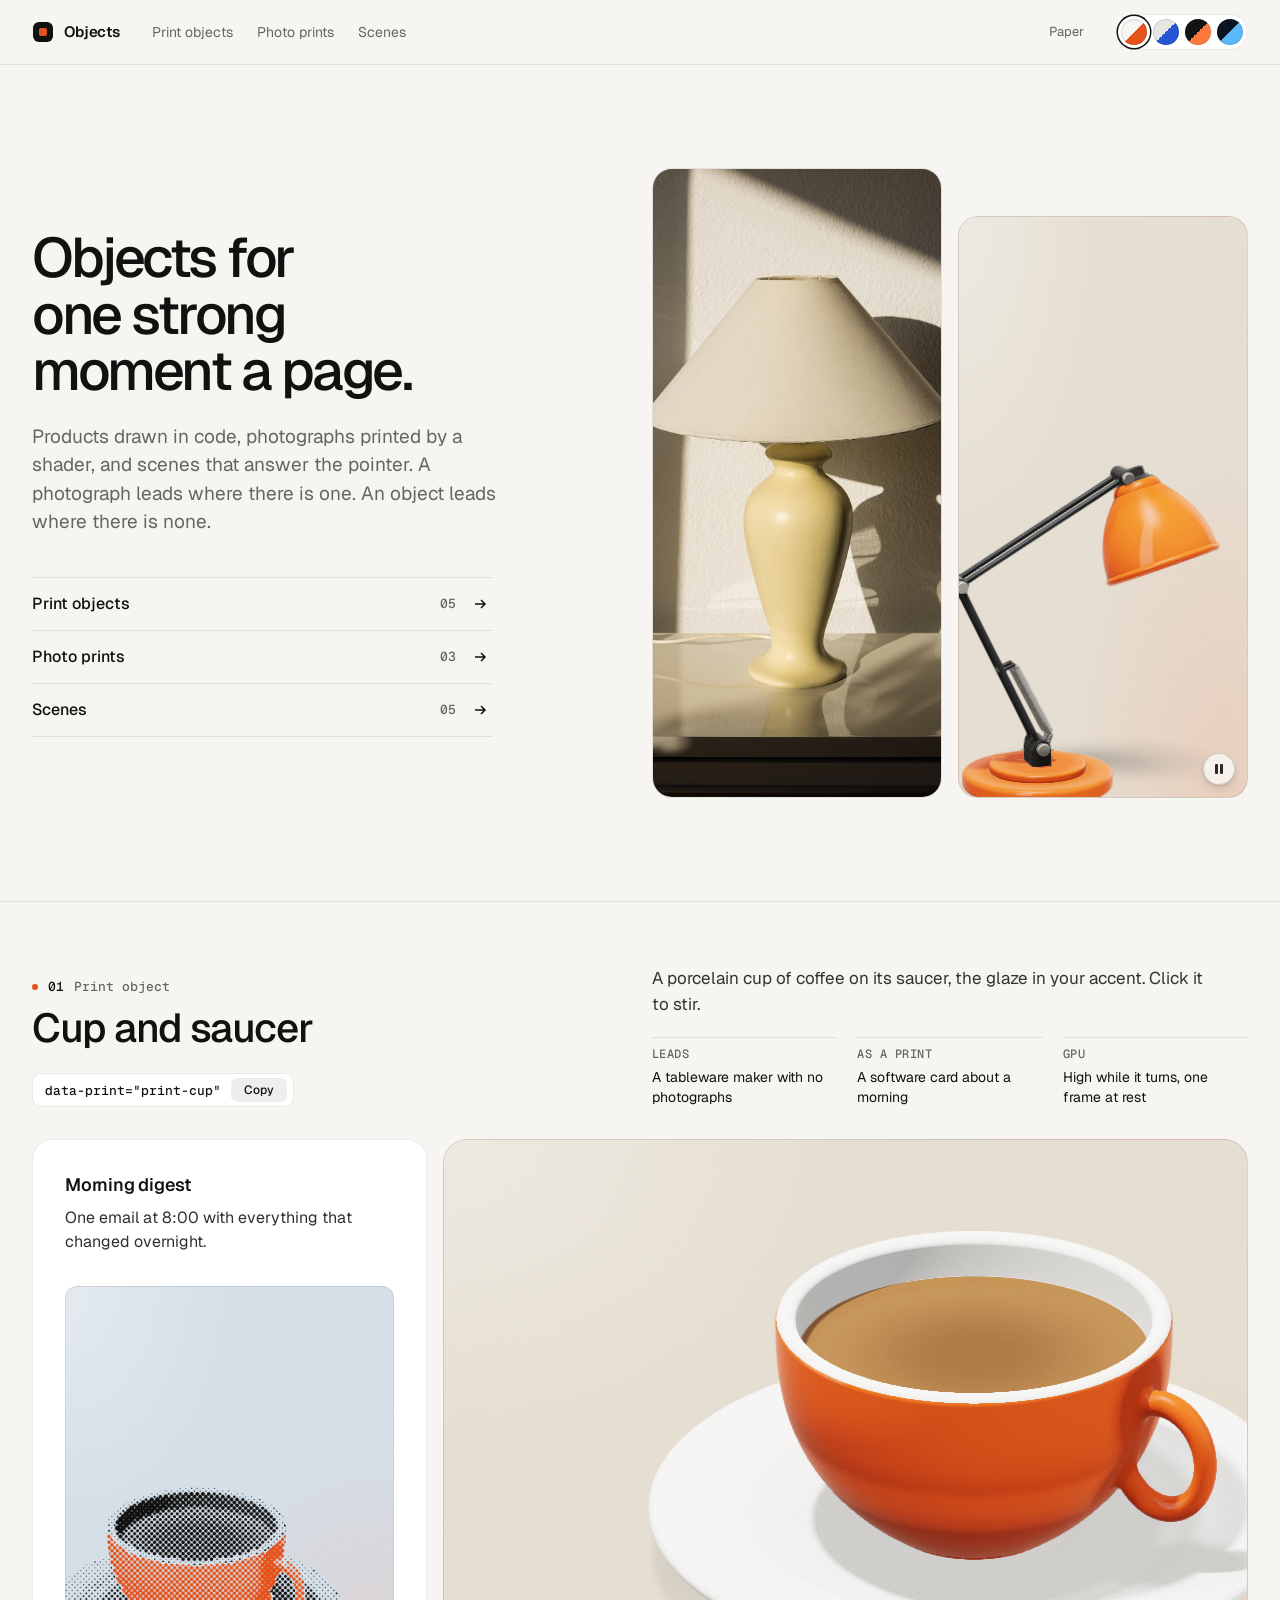
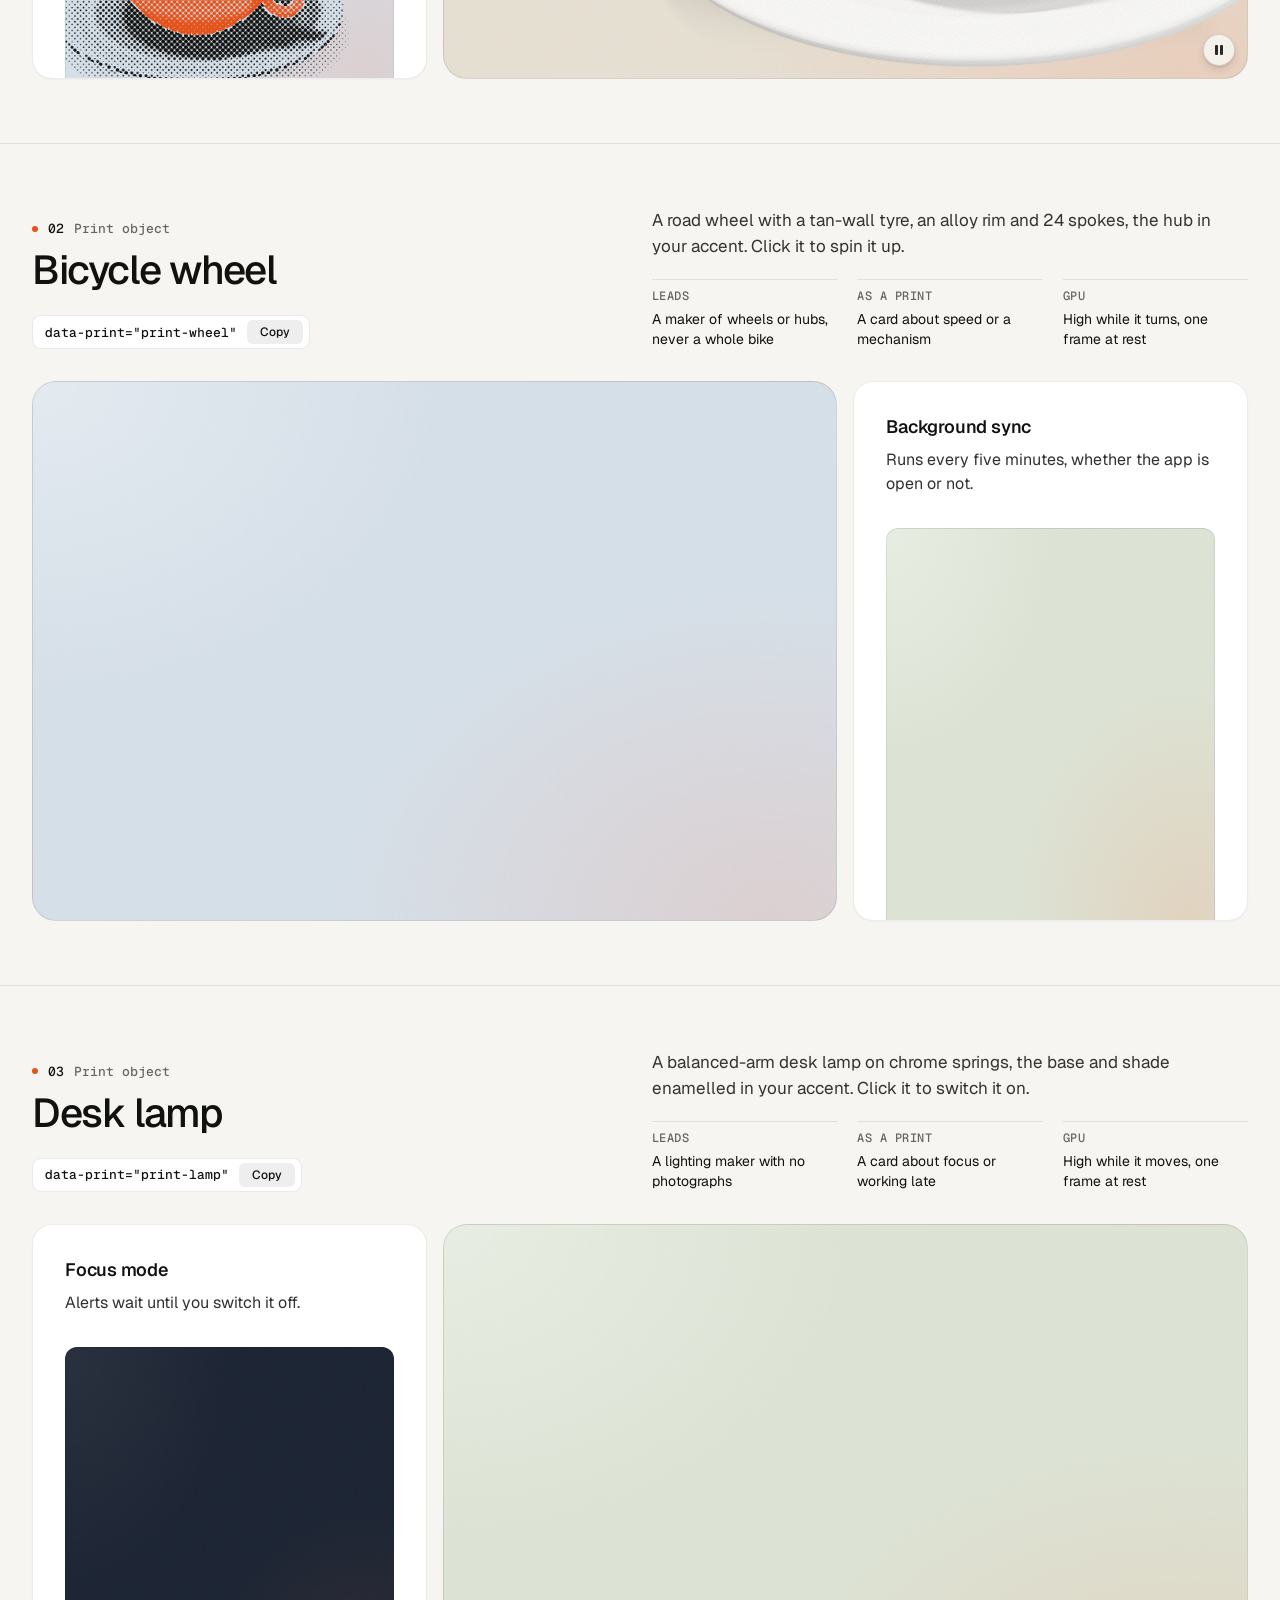
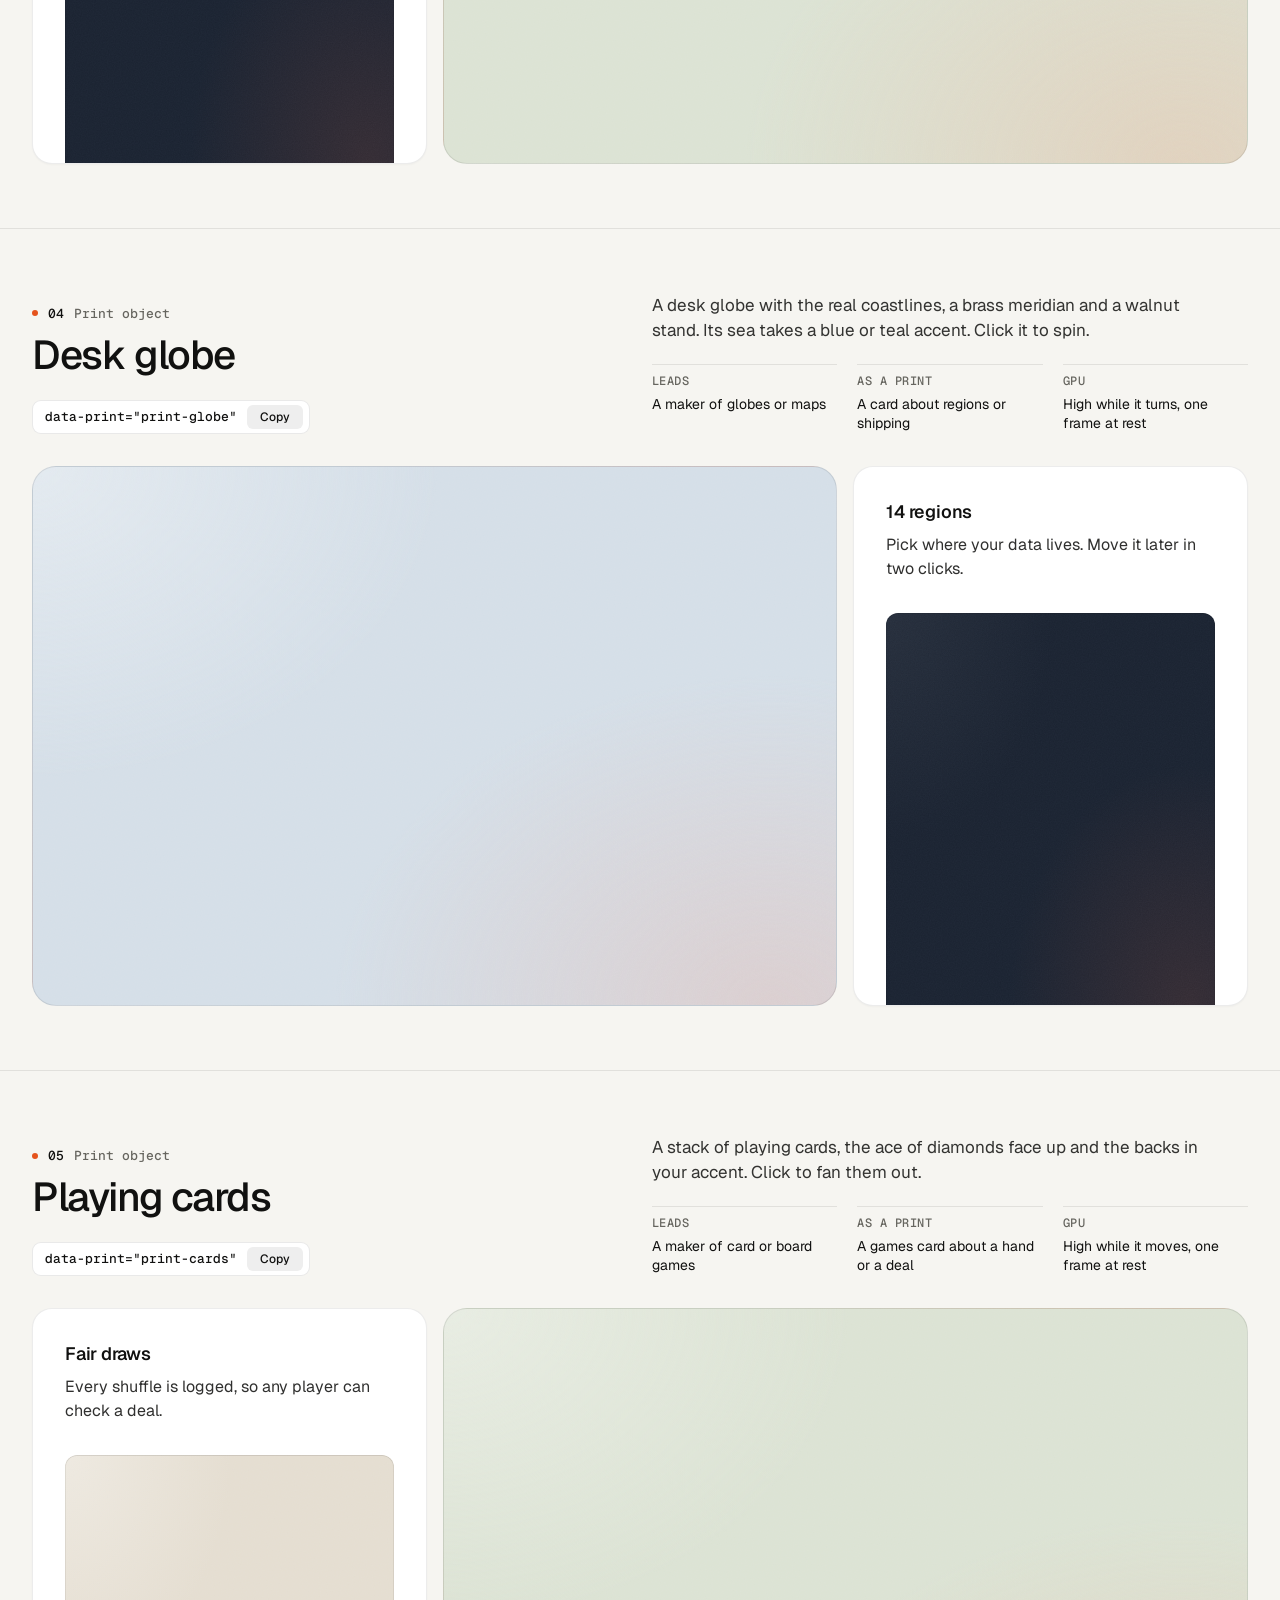
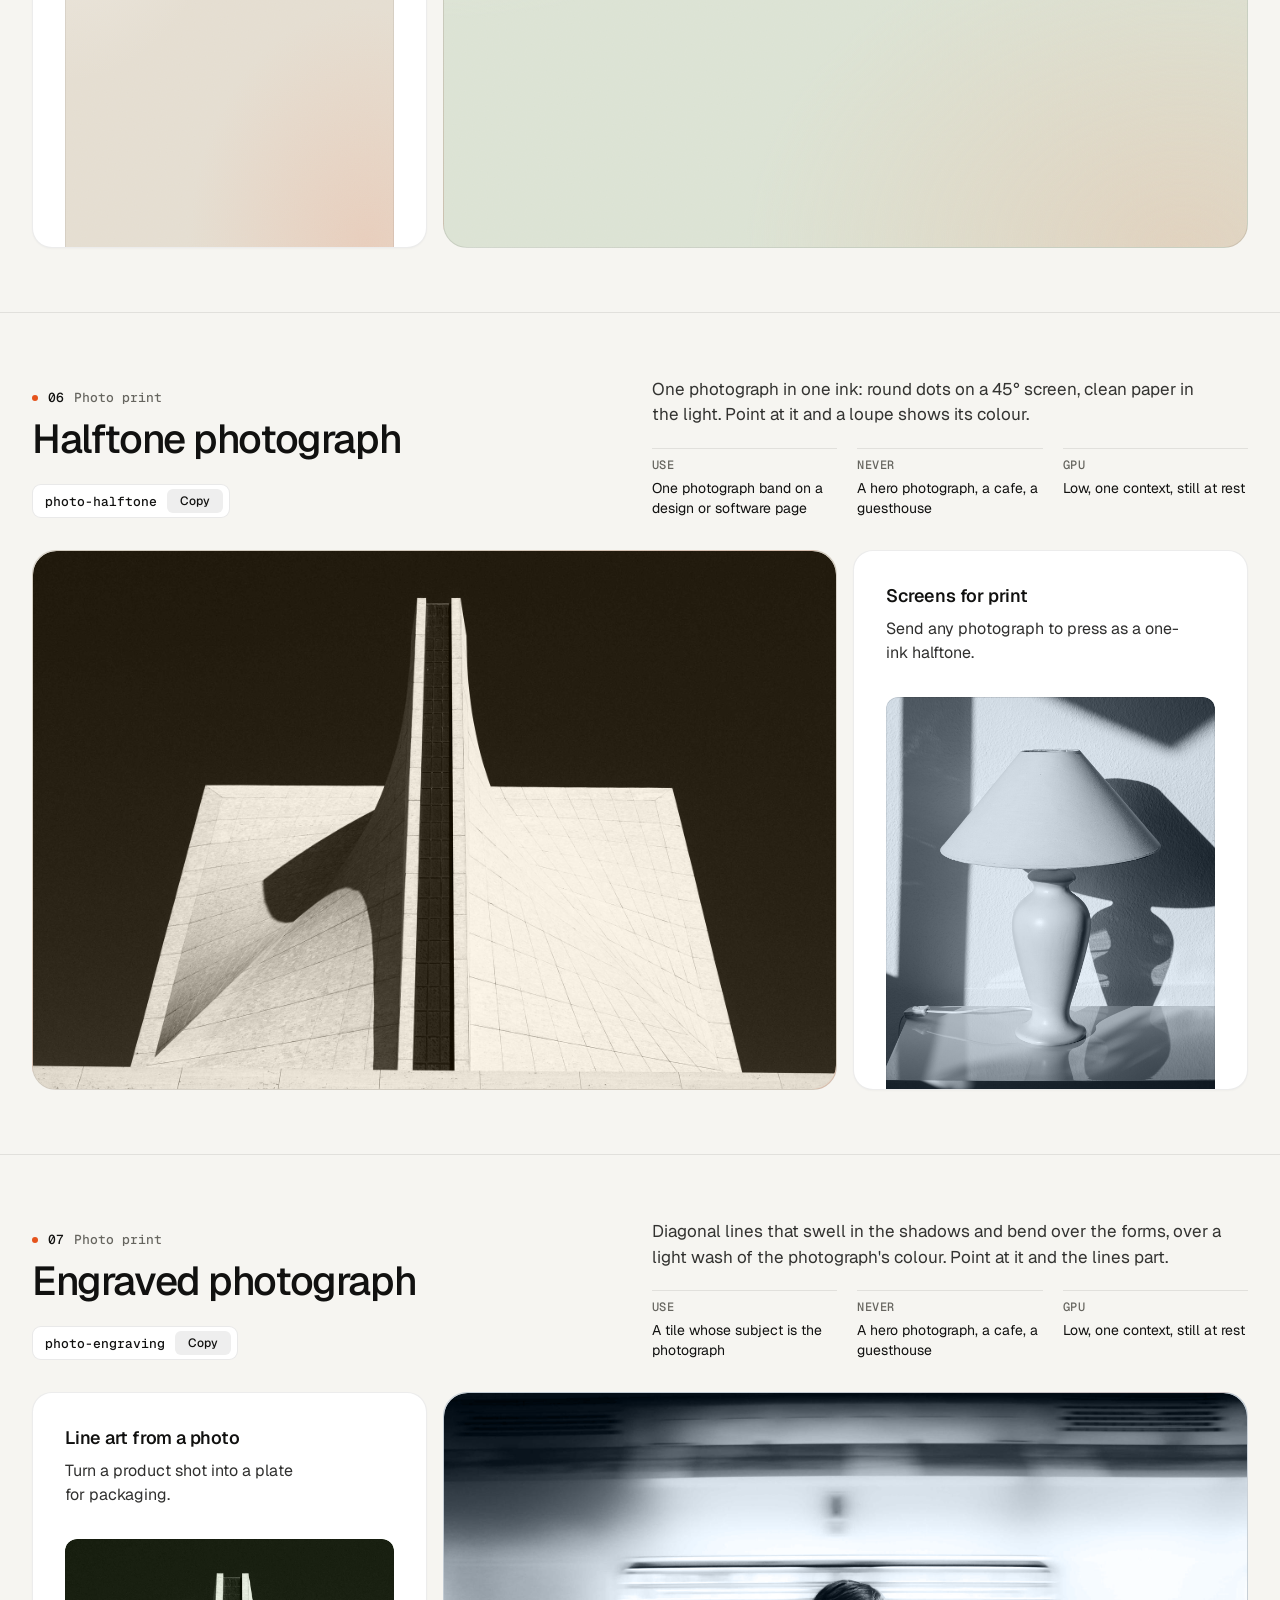
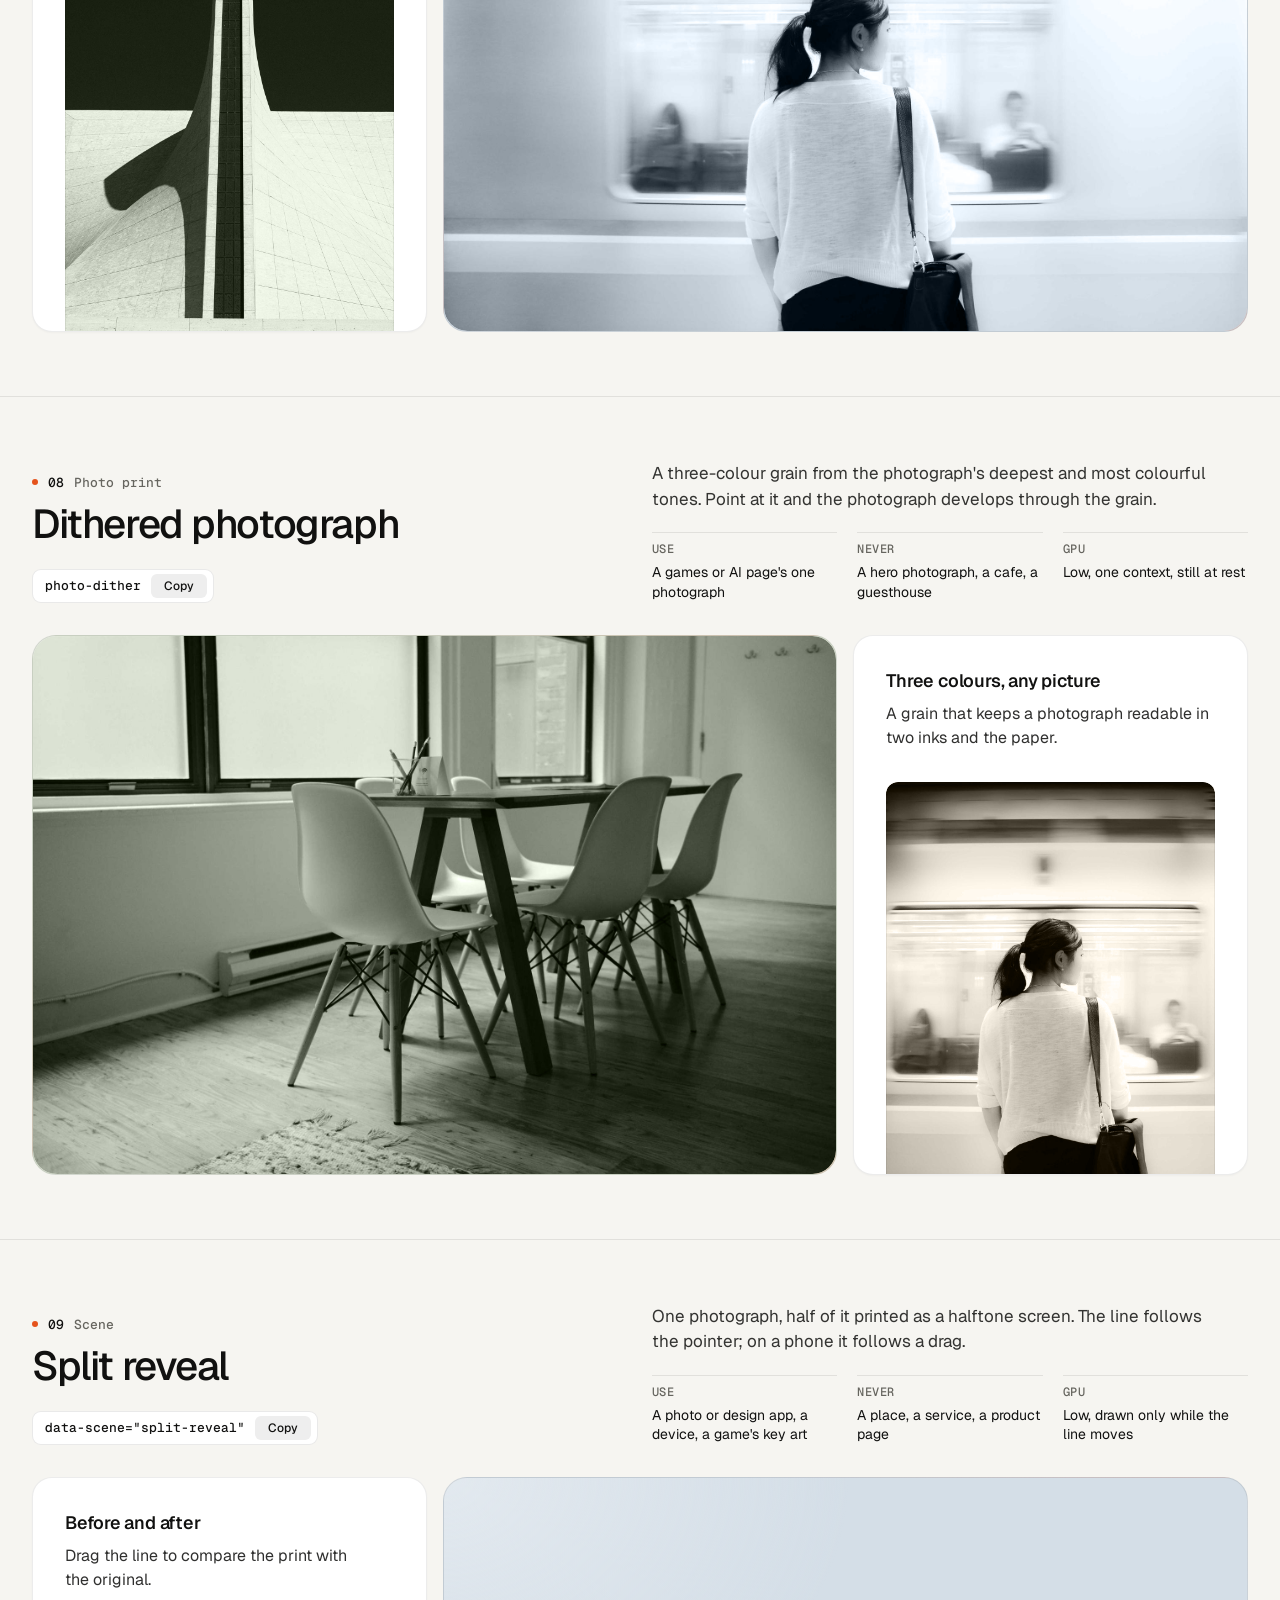
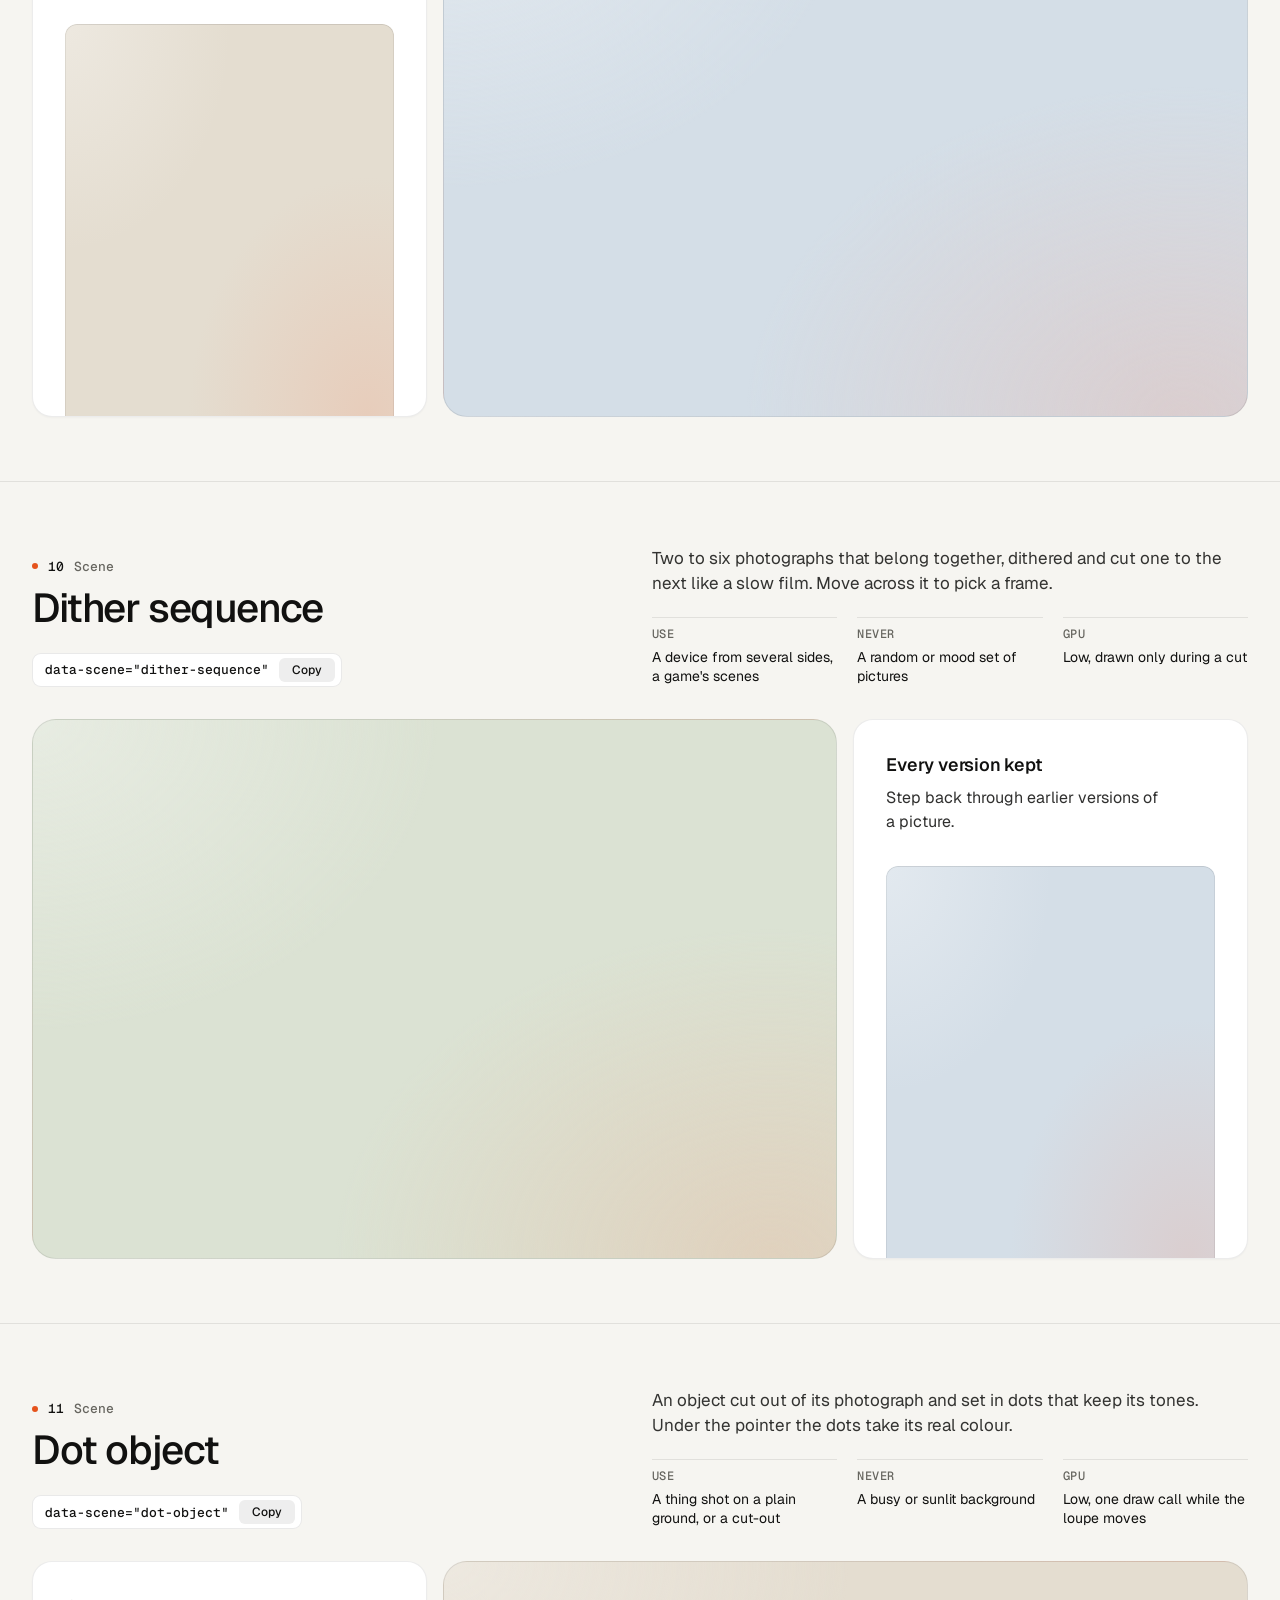
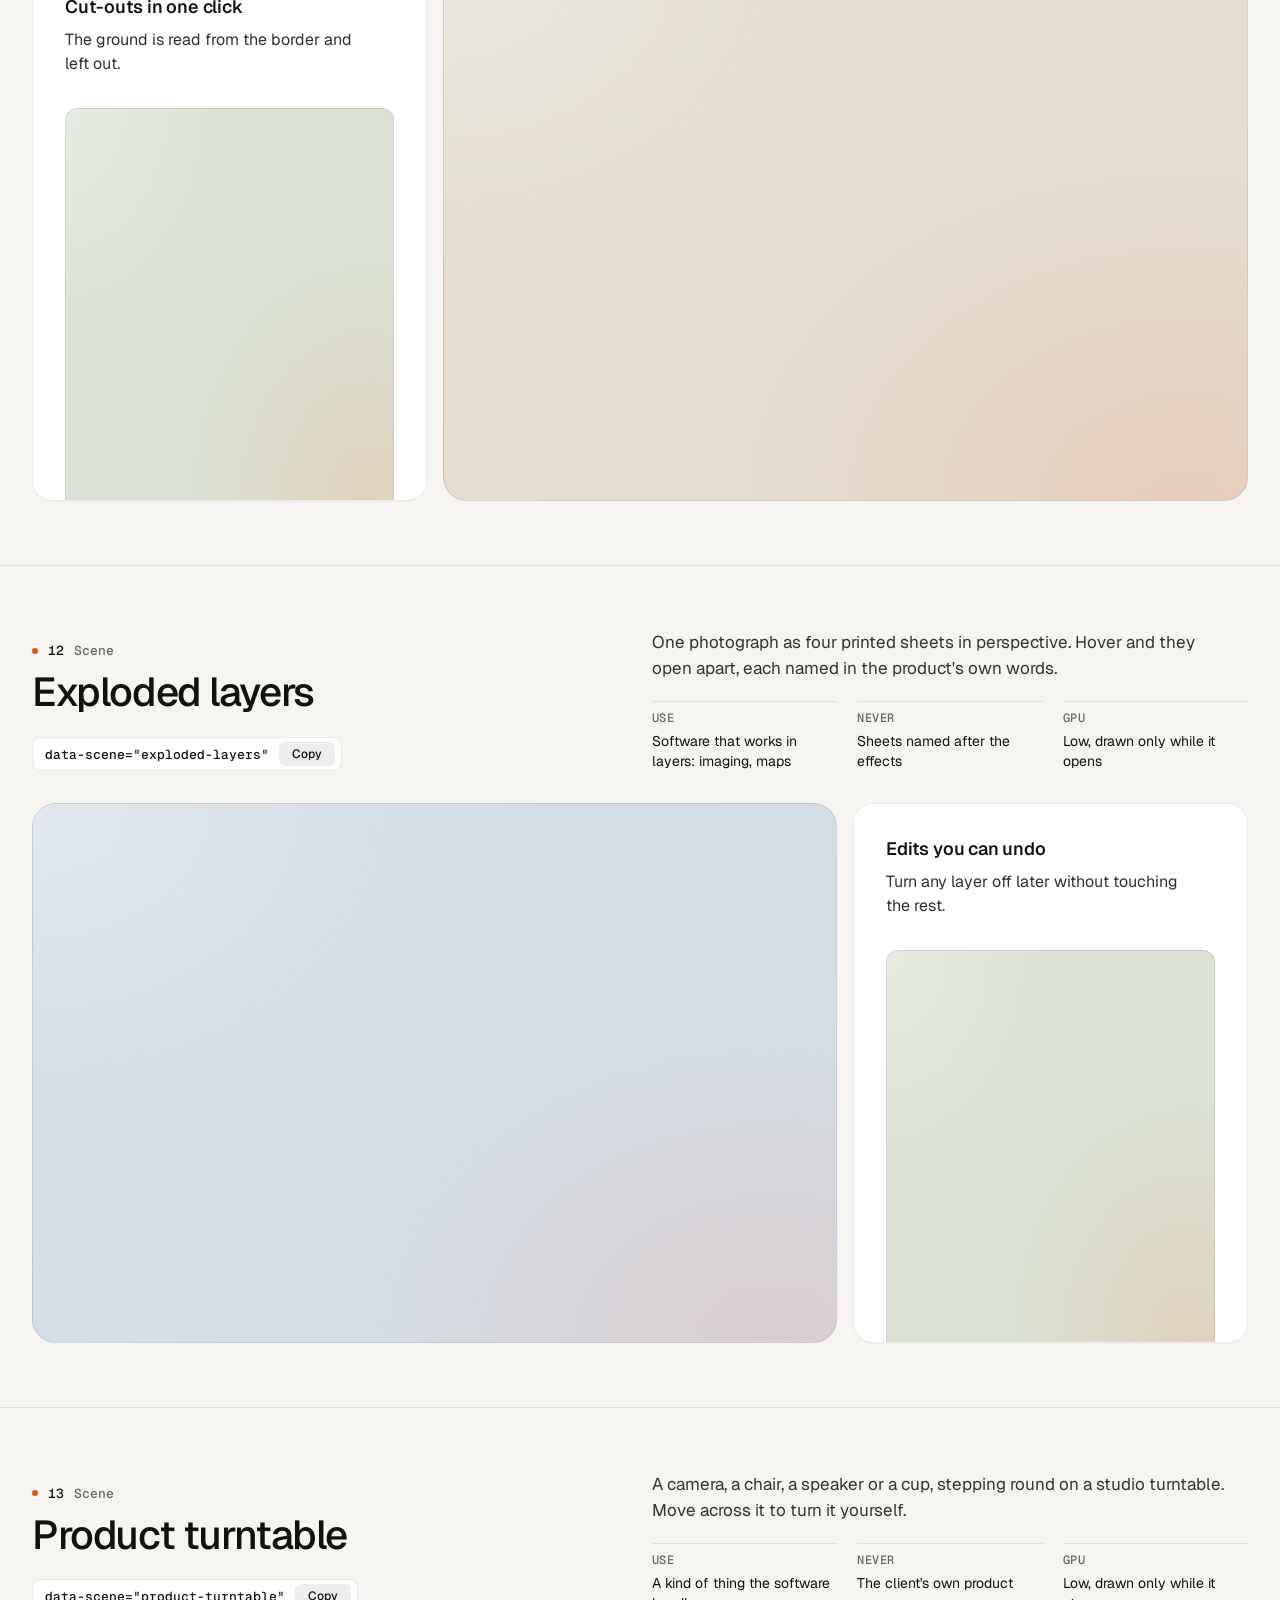
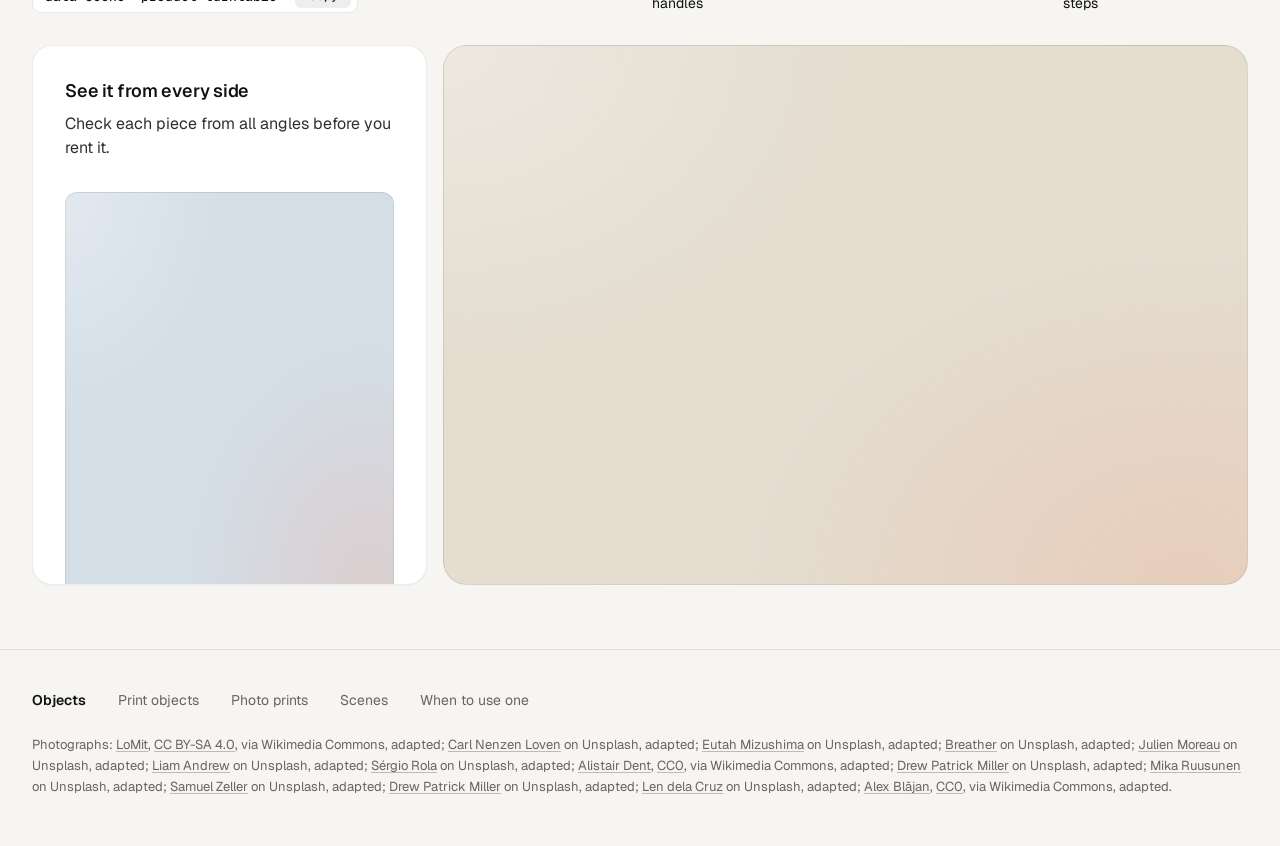
<file: assets/objects/index.html>
<!doctype html>
<html lang="en" data-palette="paper">
<head>
<script>window.__tpGlMax = 16;   /* a gallery shows many live effects at once; a page of a site keeps the default 4 (fx.js) */</script>
<meta charset="utf-8">
<meta name="viewport" content="width=device-width, initial-scale=1">
<title>Objects</title>
<meta name="description" content="Thirteen objects for one strong moment a page: products drawn in code, photographs printed by a shader, scenes that answer the pointer.">
<link rel="icon" href="data:,">
<link rel="preconnect" href="https://fonts.googleapis.com">
<link rel="preconnect" href="https://fonts.gstatic.com" crossorigin>
<link href="https://fonts.googleapis.com/css2?family=Geist:wght@300..700&family=Geist+Mono:wght@400;500&display=swap" rel="stylesheet">
<link rel="stylesheet" href="../ui/base.css">
<link rel="stylesheet" href="../ui/cards.css">
<style>
  /* palettes: page tokens, four grounds (--g1 sand, --g2 sky, --g3 sage, --g4 deep) and the globe's sea */
  :root {
    --font-text: "Geist", system-ui, sans-serif; --font-mono: "Geist Mono", ui-monospace, monospace;
    --ease: cubic-bezier(.2, .7, .2, 1);
    --gutter: 32px; --max: 1312px;
  }
  [data-palette="paper"] { --bg: #f6f5f1; --card: #ffffff; --surface: #ffffff; --ink: #111110; --muted: #66655f; --accent: #e5531c; --accent-ink: #ffffff;
    --g1: #e4ddd0; --g2: #d4dee7; --g3: #dbe2d3; --g4: #1a2230; --sea: #2f6aa8; --line: rgb(17 17 16 / 0.09); }
  [data-palette="stone"] { --bg: #e6e5e1; --card: #f3f2ef; --surface: #f3f2ef; --ink: #1a1b1d; --muted: #5d5e62; --accent: #2456d6; --accent-ink: #ffffff;
    --g1: #d6d5d0; --g2: #c9d4df; --g3: #dad3c6; --g4: #1d2633; --sea: #2456d6; --line: rgb(26 27 29 / 0.1); }
  [data-palette="graphite"] { --bg: #0b0b0c; --card: #141416; --surface: #141416; --ink: #f2f2ef; --muted: #96979c; --accent: #ff7a3c; --accent-ink: #120c08;
    --g1: #1e1d1b; --g2: #17202a; --g3: #1b201b; --g4: #23262c; --sea: #4f9be0; --line: rgb(242 242 239 / 0.09); }
  [data-palette="night"] { --bg: #070b14; --card: #0e1420; --surface: #0e1420; --ink: #e9edf3; --muted: #8b94a4; --accent: #5ab9fc; --accent-ink: #07101a;
    --g1: #121a29; --g2: #0f2231; --g3: #16202b; --g4: #1b2536; --sea: #5ab9fc; --line: rgb(233 237 243 / 0.09); }

  * { box-sizing: border-box; }
  html { scroll-padding-top: 64px; }
  html, body { margin: 0; }
  body { font-family: var(--font-text); background: var(--bg); color: var(--ink); -webkit-font-smoothing: antialiased; font-size: 16px; line-height: 1.5;
    transition: background-color 320ms var(--ease), color 320ms var(--ease); }
  a { color: inherit; }
  .wrap { max-width: var(--max); margin: 0 auto; padding: 0 var(--gutter); }

  /* ------------------------------------------------ the bar */
  .bar { position: sticky; top: 0; z-index: 30; background: color-mix(in oklab, var(--bg) 84%, transparent); backdrop-filter: blur(16px) saturate(1.2); border-bottom: 1px solid var(--line); }
  .bar__in { height: 64px; display: flex; align-items: center; gap: 32px; }
  .brand { display: inline-flex; align-items: center; gap: 10px; font-weight: 600; font-size: 15px; letter-spacing: -0.01em; text-decoration: none; }
  .brand svg { width: 22px; height: 22px; }
  .brand svg .a { fill: var(--accent); transition: transform 420ms var(--ease); transform-origin: 11px 11px; }
  .brand:hover svg .a { transform: rotate(90deg); }
  .nav { display: flex; gap: 24px; font-size: 14px; }
  .nav a { position: relative; text-decoration: none; color: var(--muted); transition: color 180ms ease; padding: 6px 0; }
  .nav a::after { content: ""; position: absolute; left: 0; right: 0; bottom: 0; height: 1px; background: currentColor; transform: scaleX(0); transform-origin: left; transition: transform 260ms var(--ease); }
  .nav a:hover { color: var(--ink); }
  .nav a:hover::after { transform: scaleX(1); }
  .sp { flex: 1; }
  .swatches { display: flex; align-items: center; gap: 6px; padding: 4px; border-radius: 999px; border: 1px solid var(--line); background: var(--card); }
  .sw { position: relative; width: 26px; height: 26px; border-radius: 50%; border: 0; padding: 0; cursor: pointer; background: linear-gradient(135deg, var(--s-bg) 0 50%, var(--s-ac) 50% 100%);
    box-shadow: inset 0 0 0 1px rgb(0 0 0 / 0.12); transition: transform 200ms var(--ease); }
  .sw::after { content: ""; position: absolute; inset: -3px; border-radius: 50%; box-shadow: 0 0 0 1.5px var(--ink); opacity: 0; transform: scale(0.8); transition: opacity 200ms ease, transform 260ms var(--ease); }
  .sw:hover { transform: scale(1.08); }
  .sw:active { transform: scale(0.94); }
  .sw[aria-pressed="true"]::after { opacity: 1; transform: scale(1); }
  .sw:focus-visible { outline: 2px solid var(--ink); outline-offset: 3px; }
  .sw-label { font-size: 13px; color: var(--muted); min-width: 60px; text-align: right; }

  /* ------------------------------------------------ grounds: a soft lit mesh of the ground's own tone, a fine grain */
  .gr, .card > .panel.gr { --calm-k: 0%; background-color: var(--pg);
    background-image:
      radial-gradient(80% 90% at 92% 100%, color-mix(in oklab, var(--accent) 13%, var(--pg)), transparent 68%),
      radial-gradient(70% 80% at 0% 0%, color-mix(in oklab, var(--lift, #ffffff) var(--lift-k, 34%), var(--pg)), transparent 72%); }
  .gr.dk, [data-palette="graphite"] .gr, [data-palette="night"] .gr { --lift: #ffffff; --lift-k: 6%; }
  .grain { position: absolute; inset: 0; z-index: 0; pointer-events: none; opacity: .32; mix-blend-mode: soft-light; border-radius: inherit;
    background-image: url("data:image/svg+xml;utf8,<svg xmlns='http://www.w3.org/2000/svg' width='160' height='160'><filter id='n'><feTurbulence type='fractalNoise' baseFrequency='.85' numOctaves='2' stitchTiles='stitch'/><feColorMatrix values='0 0 0 0 .5  0 0 0 0 .5  0 0 0 0 .5  0 0 0 .9 0'/></filter><rect width='100%' height='100%' filter='url(%23n)'/></svg>"); }
  .slot { position: absolute; inset: 0; z-index: 1; border-radius: inherit; }
  .slot > .host { position: absolute; inset: 0; border-radius: inherit; overflow: hidden; }

  /* ------------------------------------------------ hero */
  .hero { min-height: calc(100svh - 64px); display: grid; align-items: center; padding: 56px 0; }
  .hero__grid { display: grid; grid-template-columns: repeat(12, minmax(0, 1fr)); gap: 24px; align-items: center; }
  .hero__copy { grid-column: 1 / span 5; }
  .hero h1 { margin: 0; font-size: clamp(44px, 3.4vw + 12px, 72px); line-height: 1.02; letter-spacing: -0.045em; font-weight: 520; text-wrap: balance; }
  .hero__lede { margin: 24px 0 0; font-size: 19px; line-height: 1.5; color: var(--muted); max-width: 40ch; text-wrap: pretty; }
  .index { margin: 40px 0 0; padding: 0; list-style: none; border-top: 1px solid var(--line); max-width: 460px; }
  .index a { display: grid; grid-template-columns: 1fr auto 20px; align-items: center; gap: 16px; padding: 14px 0; border-bottom: 1px solid var(--line); text-decoration: none; font-size: 16px; font-weight: 500; }
  .index a span { font: 500 13px/1 var(--font-mono); color: var(--muted); }
  .index a svg { width: 16px; height: 16px; transition: transform 260ms var(--ease); }
  .index a:hover svg { transform: translateX(4px); }
  .hero__pics { grid-column: 7 / span 6; display: grid; grid-template-columns: 1fr 1fr; gap: 16px; height: min(70svh, 660px); min-height: 440px; }
  .pic { position: relative; overflow: clip; border-radius: 20px; border: 1px solid var(--line); isolation: isolate; }
  .pic img { position: absolute; inset: 0; width: 100%; height: 100%; object-fit: cover; object-position: 50% 42%; display: block; }
  .pic--down { margin-top: 48px; }

  /* ------------------------------------------------ an object, one screen */
  .obj { min-height: calc(100svh - 64px); display: grid; align-content: center; padding: 64px 0; border-top: 1px solid var(--line); }
  .obj__head { display: grid; grid-template-columns: repeat(12, minmax(0, 1fr)); gap: 24px; align-items: end; margin-bottom: 32px; }
  .obj__title { grid-column: 1 / span 5; }
  .obj__n { margin: 0 0 14px; font: 500 13px/1 var(--font-mono); color: var(--muted); display: flex; gap: 10px; align-items: center; }
  .obj__n b { color: var(--ink); font-weight: 500; }
  .obj__n i { width: 6px; height: 6px; border-radius: 50%; background: var(--accent); display: inline-block; }
  .obj h2 { margin: 0; font-size: clamp(34px, 1.9vw + 16px, 52px); line-height: 1.04; letter-spacing: -0.035em; font-weight: 520; text-wrap: balance; }
  .obj__about { grid-column: 7 / span 6; }
  .obj__line { margin: 0; font-size: 17px; line-height: 1.5; color: color-mix(in oklab, var(--ink) 82%, var(--bg)); max-width: 52ch; text-wrap: pretty; }
  .facts { display: grid; grid-template-columns: repeat(3, minmax(0, 1fr)); gap: 20px; margin: 20px 0 0; }
  .facts div { border-top: 1px solid var(--line); padding-top: 10px; }
  .facts dt { font: 500 12px/1 var(--font-mono); color: var(--muted); text-transform: uppercase; letter-spacing: .04em; }
  .facts dd { margin: 8px 0 0; font-size: 14px; line-height: 1.4; }
  .copy { margin-top: 24px; display: inline-flex; align-items: center; gap: 10px; height: 34px; padding: 0 6px 0 12px; border-radius: 9px; border: 1px solid var(--line);
    background: var(--card); color: var(--ink); font: 500 13px/1 var(--font-mono); cursor: pointer; transition: border-color 180ms ease, transform 160ms var(--ease); }
  .copy:hover { border-color: color-mix(in oklab, var(--ink) 24%, transparent); }
  .copy:active { transform: scale(0.97); }
  .copy:focus-visible { outline: 2px solid var(--ink); outline-offset: 2px; }
  .copy em { font-style: normal; display: inline-grid; place-items: center; height: 24px; padding: 0 8px; border-radius: 6px; background: color-mix(in oklab, var(--ink) 7%, transparent); font-family: var(--font-text); font-size: 12px; overflow: hidden; }
  .copy em span { grid-area: 1 / 1; transition: transform 260ms var(--ease), opacity 200ms ease; }
  .copy em span + span { transform: translateY(110%); opacity: 0; }
  .copy.done em span:first-child { transform: translateY(-110%); opacity: 0; }
  .copy.done em span + span { transform: none; opacity: 1; }

  .duo { display: grid; grid-template-columns: repeat(12, minmax(0, 1fr)); gap: 16px; height: clamp(400px, calc(100svh - 360px), 600px); }
  .big { grid-column: 1 / span 8; position: relative; overflow: clip; isolation: isolate; border-radius: 24px; border: 1px solid var(--line); }
  .duo .card { grid-column: 9 / span 4; }
  .obj:nth-of-type(even) .big { grid-column: 5 / span 8; grid-row: 1; }
  .obj:nth-of-type(even) .duo .card { grid-column: 1 / span 4; grid-row: 1; }
  .duo .card > .panel { flex: 1 1 auto; min-height: 0; }

  /* ------------------------------------------------ footer */
  .foot { border-top: 1px solid var(--line); padding: 40px 0 48px; font-size: 14px; color: var(--muted); }
  .foot__row { display: flex; flex-wrap: wrap; gap: 12px 32px; align-items: baseline; }
  .foot__row b { color: var(--ink); font-weight: 600; }
  .foot__row a { text-decoration: none; }
  .foot__row a:hover { color: var(--ink); }
  .credits { margin: 24px 0 0; font-size: 13px; line-height: 1.6; color: var(--muted); }
  .credits a { text-decoration: underline; text-decoration-color: color-mix(in oklab, currentColor 40%, transparent); text-underline-offset: 2px; }

  @media (max-width: 1023px) {
    .hero__copy, .hero__pics { grid-column: 1 / -1; }
    .hero__pics { height: auto; min-height: 0; }
    .pic { aspect-ratio: 3 / 4; }
    .obj__title, .obj__about { grid-column: 1 / -1; }
    .duo { height: auto; grid-template-columns: minmax(0, 1fr); }
    .big, .duo .card, .obj:nth-of-type(even) .big, .obj:nth-of-type(even) .duo .card { grid-column: 1 / -1; grid-row: auto; }
    .big { aspect-ratio: 4 / 3; }
    .duo .card > .panel { flex: none; height: 320px; }
  }
  @media (max-width: 760px) {
    :root { --gutter: 16px; }
    .nav, .sw-label { display: none; }
    .hero { padding: 32px 0 40px; }
    .hero__lede { font-size: 17px; }
    .hero__pics { gap: 10px; }
    .pic { border-radius: 16px; }
    .pic--down { margin-top: 28px; }
    .obj { padding: 72px 0; min-height: 0; }
    .obj .wrap { display: flex; flex-direction: column; }
    .obj__head, .obj__about { display: contents; }
    .obj__title { order: 1; margin-bottom: 16px; }
    .obj__line { order: 2; margin-bottom: 28px; }
    .duo { order: 3; }
    .facts { order: 4; margin-top: 28px; }
    .copy, .index { display: none; }
    .facts { grid-template-columns: minmax(0, 1fr); gap: 0; }
    .facts div { display: grid; grid-template-columns: 96px 1fr; gap: 12px; padding: 10px 0; }
    .facts dd { margin: 0; }
    .big { aspect-ratio: 4 / 5; border-radius: 18px; }
    .duo .card > .panel { height: 300px; }
  }
  @media (prefers-reduced-motion: reduce) { *, *::before, *::after { transition-duration: 0ms !important; } }
</style>
</head>
<body>
<header class="bar">
  <div class="wrap bar__in">
    <a class="brand" href="#top" aria-label="Objects, back to the top">
      <svg viewBox="0 0 22 22" aria-hidden="true"><rect x="1" y="1" width="20" height="20" rx="6" fill="currentColor"/><rect class="a" x="7" y="7" width="8" height="8" rx="2"/></svg>
      Objects
    </a>
    <nav class="nav" aria-label="Families">
      <a href="#print-cup">Print objects</a>
      <a href="#photo-halftone">Photo prints</a>
      <a href="#split-reveal">Scenes</a>
    </nav>
    <span class="sp"></span>
    <span class="sw-label" id="sw-label">Paper</span>
    <div class="swatches" role="group" aria-label="Palette">
      <button type="button" class="sw" data-pal="paper" aria-label="Paper" aria-pressed="true" style="--s-bg:#f6f5f1;--s-ac:#e5531c"></button>
      <button type="button" class="sw" data-pal="stone" aria-label="Stone" aria-pressed="false" style="--s-bg:#e6e5e1;--s-ac:#2456d6"></button>
      <button type="button" class="sw" data-pal="graphite" aria-label="Graphite" aria-pressed="false" style="--s-bg:#141416;--s-ac:#ff7a3c"></button>
      <button type="button" class="sw" data-pal="night" aria-label="Night" aria-pressed="false" style="--s-bg:#0e1420;--s-ac:#5ab9fc"></button>
    </div>
  </div>
</header>

<main id="top">
  <section class="hero">
    <div class="wrap hero__grid">
      <div class="hero__copy">
        <h1>Objects for one strong moment a page.</h1>
        <p class="hero__lede">Products drawn in code, photographs printed by a shader, and scenes that answer the pointer. A photograph leads where there is one. An object leads where there is none.</p>
        <ul class="index">
          <li><a href="#print-cup">Print objects <span>05</span><svg viewBox="0 0 16 16" fill="none" stroke="currentColor" stroke-width="1.5" aria-hidden="true"><path d="M3 8h10M9 4l4 4-4 4"/></svg></a></li>
          <li><a href="#photo-halftone">Photo prints <span>03</span><svg viewBox="0 0 16 16" fill="none" stroke="currentColor" stroke-width="1.5" aria-hidden="true"><path d="M3 8h10M9 4l4 4-4 4"/></svg></a></li>
          <li><a href="#split-reveal">Scenes <span>05</span><svg viewBox="0 0 16 16" fill="none" stroke="currentColor" stroke-width="1.5" aria-hidden="true"><path d="M3 8h10M9 4l4 4-4 4"/></svg></a></li>
        </ul>
      </div>
      <div class="hero__pics">
        <div class="pic"><img src="photo-kit/photos/lamp.jpg" width="1280" height="1757" alt="Cream ceramic table lamp on a glossy side table in low sun" decoding="async"></div>
        <article class="pic pic--down gr" style="--pg: var(--g1)" aria-label="A balanced-arm desk lamp">
          <div class="grain"></div>
          <div class="slot" data-slot='{"kind":"print","id":"print-lamp","place":"card","ground":"g1","params":{"size":1.06,"x":-0.08,"y":-0.2}}'></div>
        </article>
      </div>
    </div>
  </section>

  <!-- ===================================================== print objects -->
  <section class="obj" id="print-cup">
    <div class="wrap">
      <div class="obj__head">
        <div class="obj__title"><p class="obj__n"><i></i><b>01</b> Print object</p><h2>Cup and saucer</h2>
          <button type="button" class="copy" data-copy='<div data-print="print-cup" data-print-place="card"></div>'>data-print="print-cup"<em><span>Copy</span><span>Copied</span></em></button></div>
        <div class="obj__about">
          <p class="obj__line">A porcelain cup of coffee on its saucer, the glaze in your accent. Click it to stir.</p>
          <dl class="facts"><div><dt>Leads</dt><dd>A tableware maker with no photographs</dd></div><div><dt>As a print</dt><dd>A software card about a morning</dd></div><div><dt>GPU</dt><dd>High while it turns, one frame at rest</dd></div></dl>
        </div>
      </div>
      <div class="duo">
        <article class="big gr" style="--pg: var(--g1)"><div class="grain"></div>
          <div class="slot" data-slot='{"kind":"print","id":"print-cup","place":"hero","ground":"g1","params":{"size":0.96,"x":0.16,"y":-0.04}}'></div></article>
        <article class="card"><h3>Morning digest</h3><p>One email at 8:00 with everything that changed overnight.</p>
          <div class="panel gr" style="--pg: var(--g2)"><div class="grain"></div>
            <div class="slot" data-slot='{"kind":"print","id":"print-cup","place":"card","ground":"g2","params":{"effect":"halftone","turn":0}}'></div></div></article>
      </div>
    </div>
  </section>

  <section class="obj" id="print-wheel">
    <div class="wrap">
      <div class="obj__head">
        <div class="obj__title"><p class="obj__n"><i></i><b>02</b> Print object</p><h2>Bicycle wheel</h2>
          <button type="button" class="copy" data-copy='<div data-print="print-wheel" data-print-place="card"></div>'>data-print="print-wheel"<em><span>Copy</span><span>Copied</span></em></button></div>
        <div class="obj__about">
          <p class="obj__line">A road wheel with a tan-wall tyre, an alloy rim and 24 spokes, the hub in your accent. Click it to spin it up.</p>
          <dl class="facts"><div><dt>Leads</dt><dd>A maker of wheels or hubs, never a whole bike</dd></div><div><dt>As a print</dt><dd>A card about speed or a mechanism</dd></div><div><dt>GPU</dt><dd>High while it turns, one frame at rest</dd></div></dl>
        </div>
      </div>
      <div class="duo">
        <article class="big gr" style="--pg: var(--g2)"><div class="grain"></div>
          <div class="slot" data-slot='{"kind":"print","id":"print-wheel","place":"card","ground":"g2","params":{"size":1.34,"x":-0.08,"y":-0.3}}'></div></article>
        <article class="card"><h3>Background sync</h3><p>Runs every five minutes, whether the app is open or not.</p>
          <div class="panel gr" style="--pg: var(--g3)"><div class="grain"></div>
            <div class="slot" data-slot='{"kind":"print","id":"print-wheel","place":"card","ground":"g3","params":{"effect":"halftone","turn":0}}'></div></div></article>
      </div>
    </div>
  </section>

  <section class="obj" id="print-lamp">
    <div class="wrap">
      <div class="obj__head">
        <div class="obj__title"><p class="obj__n"><i></i><b>03</b> Print object</p><h2>Desk lamp</h2>
          <button type="button" class="copy" data-copy='<div data-print="print-lamp" data-print-place="card"></div>'>data-print="print-lamp"<em><span>Copy</span><span>Copied</span></em></button></div>
        <div class="obj__about">
          <p class="obj__line">A balanced-arm desk lamp on chrome springs, the base and shade enamelled in your accent. Click it to switch it on.</p>
          <dl class="facts"><div><dt>Leads</dt><dd>A lighting maker with no photographs</dd></div><div><dt>As a print</dt><dd>A card about focus or working late</dd></div><div><dt>GPU</dt><dd>High while it moves, one frame at rest</dd></div></dl>
        </div>
      </div>
      <div class="duo">
        <article class="big gr" style="--pg: var(--g3)"><div class="grain"></div>
          <div class="slot" data-slot='{"kind":"print","id":"print-lamp","place":"hero","ground":"g3","params":{"size":0.98,"x":0.14,"y":-0.06,"angle":-24}}'></div></article>
        <article class="card"><h3>Focus mode</h3><p>Alerts wait until you switch it off.</p>
          <div class="panel gr dk" style="--pg: var(--g4)"><div class="grain"></div>
            <div class="slot" data-slot='{"kind":"print","id":"print-lamp","place":"card","ground":"g4","params":{"effect":"dither","step":1,"turn":0}}' aria-label="A desk lamp, switched on"></div></div></article>
      </div>
    </div>
  </section>

  <section class="obj" id="print-globe">
    <div class="wrap">
      <div class="obj__head">
        <div class="obj__title"><p class="obj__n"><i></i><b>04</b> Print object</p><h2>Desk globe</h2>
          <button type="button" class="copy" data-copy='<div data-print="print-globe" data-print-place="card" data-print-params=&apos;{"effect":"engrave"}&apos;></div>'>data-print="print-globe"<em><span>Copy</span><span>Copied</span></em></button></div>
        <div class="obj__about">
          <p class="obj__line">A desk globe with the real coastlines, a brass meridian and a walnut stand. Its sea takes a blue or teal accent. Click it to spin.</p>
          <dl class="facts"><div><dt>Leads</dt><dd>A maker of globes or maps</dd></div><div><dt>As a print</dt><dd>A card about regions or shipping</dd></div><div><dt>GPU</dt><dd>High while it turns, one frame at rest</dd></div></dl>
        </div>
      </div>
      <div class="duo">
        <article class="big gr" style="--pg: var(--g2)"><div class="grain"></div>
          <div class="slot" data-slot='{"kind":"print","id":"print-globe","place":"card","ground":"g2","sea":true,"params":{"size":1.3,"x":-0.1,"y":-0.3}}'></div></article>
        <article class="card"><h3>14 regions</h3><p>Pick where your data lives. Move it later in two clicks.</p>
          <div class="panel gr dk" style="--pg: var(--g4)"><div class="grain"></div>
            <div class="slot" data-slot='{"kind":"print","id":"print-globe","place":"card","ground":"g4","sea":true,"params":{"effect":"engrave","turn":0}}'></div></div></article>
      </div>
    </div>
  </section>

  <section class="obj" id="print-cards">
    <div class="wrap">
      <div class="obj__head">
        <div class="obj__title"><p class="obj__n"><i></i><b>05</b> Print object</p><h2>Playing cards</h2>
          <button type="button" class="copy" data-copy='<div data-print="print-cards" data-print-place="card"></div>'>data-print="print-cards"<em><span>Copy</span><span>Copied</span></em></button></div>
        <div class="obj__about">
          <p class="obj__line">A stack of playing cards, the ace of diamonds face up and the backs in your accent. Click to fan them out.</p>
          <dl class="facts"><div><dt>Leads</dt><dd>A maker of card or board games</dd></div><div><dt>As a print</dt><dd>A games card about a hand or a deal</dd></div><div><dt>GPU</dt><dd>High while it moves, one frame at rest</dd></div></dl>
        </div>
      </div>
      <div class="duo">
        <article class="big gr" style="--pg: var(--g3)"><div class="grain"></div>
          <div class="slot" data-slot='{"kind":"print","id":"print-cards","place":"hero","ground":"g3","params":{"size":0.98,"x":0.16,"y":-0.04}}'></div></article>
        <article class="card"><h3>Fair draws</h3><p>Every shuffle is logged, so any player can check a deal.</p>
          <div class="panel gr" style="--pg: var(--g1)"><div class="grain"></div>
            <div class="slot" data-slot='{"kind":"print","id":"print-cards","place":"card","ground":"g1","params":{"effect":"halftone","turn":0}}'></div></div></article>
      </div>
    </div>
  </section>

  <!-- ===================================================== photo prints -->
  <section class="obj" id="photo-halftone">
    <div class="wrap">
      <div class="obj__head">
        <div class="obj__title"><p class="obj__n"><i></i><b>06</b> Photo print</p><h2>Halftone photograph</h2>
          <button type="button" class="copy" data-copy="import print from './assets/objects/photo-halftone/object.js'; print.mount(frame, { palette: fx.readPalette(frame) });">photo-halftone<em><span>Copy</span><span>Copied</span></em></button></div>
        <div class="obj__about">
          <p class="obj__line">One photograph in one ink: round dots on a 45° screen, clean paper in the light. Point at it and a loupe shows its colour.</p>
          <dl class="facts"><div><dt>Use</dt><dd>One photograph band on a design or software page</dd></div><div><dt>Never</dt><dd>A hero photograph, a cafe, a guesthouse</dd></div><div><dt>GPU</dt><dd>Low, one context, still at rest</dd></div></dl>
        </div>
      </div>
      <div class="duo">
        <article class="big gr" style="--pg: var(--g1)">
          <div class="slot" data-slot='{"kind":"photo","id":"photo-halftone","ground":"g1","photo":"concrete"}'></div></article>
        <article class="card"><h3>Screens for print</h3><p>Send any photograph to press as a one-ink halftone.</p>
          <div class="panel gr" style="--pg: var(--g2)">
            <div class="slot" data-slot='{"kind":"photo","id":"photo-halftone","ground":"g2","photo":"lamp","params":{"tint":1}}'></div></div></article>
      </div>
    </div>
  </section>

  <section class="obj" id="photo-engraving">
    <div class="wrap">
      <div class="obj__head">
        <div class="obj__title"><p class="obj__n"><i></i><b>07</b> Photo print</p><h2>Engraved photograph</h2>
          <button type="button" class="copy" data-copy="import print from './assets/objects/photo-engraving/object.js'; print.mount(frame, { palette: fx.readPalette(frame) });">photo-engraving<em><span>Copy</span><span>Copied</span></em></button></div>
        <div class="obj__about">
          <p class="obj__line">Diagonal lines that swell in the shadows and bend over the forms, over a light wash of the photograph's colour. Point at it and the lines part.</p>
          <dl class="facts"><div><dt>Use</dt><dd>A tile whose subject is the photograph</dd></div><div><dt>Never</dt><dd>A hero photograph, a cafe, a guesthouse</dd></div><div><dt>GPU</dt><dd>Low, one context, still at rest</dd></div></dl>
        </div>
      </div>
      <div class="duo">
        <article class="big gr" style="--pg: var(--g2)">
          <div class="slot" data-slot='{"kind":"photo","id":"photo-engraving","ground":"g2","photo":"platform","photoDark":"concrete"}'></div></article>
        <article class="card"><h3>Line art from a photo</h3><p>Turn a product shot into a plate for packaging.</p>
          <div class="panel gr" style="--pg: var(--g3)">
            <div class="slot" data-slot='{"kind":"photo","id":"photo-engraving","ground":"g3","photo":"concrete","photoDark":"room"}'></div></div></article>
      </div>
    </div>
  </section>

  <section class="obj" id="photo-dither">
    <div class="wrap">
      <div class="obj__head">
        <div class="obj__title"><p class="obj__n"><i></i><b>08</b> Photo print</p><h2>Dithered photograph</h2>
          <button type="button" class="copy" data-copy="import print from './assets/objects/photo-dither/object.js'; print.mount(frame, { palette: fx.readPalette(frame) });">photo-dither<em><span>Copy</span><span>Copied</span></em></button></div>
        <div class="obj__about">
          <p class="obj__line">A three-colour grain from the photograph's deepest and most colourful tones. Point at it and the photograph develops through the grain.</p>
          <dl class="facts"><div><dt>Use</dt><dd>A games or AI page's one photograph</dd></div><div><dt>Never</dt><dd>A hero photograph, a cafe, a guesthouse</dd></div><div><dt>GPU</dt><dd>Low, one context, still at rest</dd></div></dl>
        </div>
      </div>
      <div class="duo">
        <article class="big gr" style="--pg: var(--g3)">
          <div class="slot" data-slot='{"kind":"photo","id":"photo-dither","ground":"g3","photo":"room"}'></div></article>
        <article class="card"><h3>Three colours, any picture</h3><p>A grain that keeps a photograph readable in two inks and the paper.</p>
          <div class="panel gr" style="--pg: var(--g1)">
            <div class="slot" data-slot='{"kind":"photo","id":"photo-dither","ground":"g1","photo":"platform"}'></div></div></article>
      </div>
    </div>
  </section>

  <!-- ===================================================== scenes -->
  <section class="obj" id="split-reveal">
    <div class="wrap">
      <div class="obj__head">
        <div class="obj__title"><p class="obj__n"><i></i><b>09</b> Scene</p><h2>Split reveal</h2>
          <button type="button" class="copy" data-copy='<div data-scene="split-reveal" data-scene-src="assets/img/photo.jpg"></div>'>data-scene="split-reveal"<em><span>Copy</span><span>Copied</span></em></button></div>
        <div class="obj__about">
          <p class="obj__line">One photograph, half of it printed as a halftone screen. The line follows the pointer; on a phone it follows a drag.</p>
          <dl class="facts"><div><dt>Use</dt><dd>A photo or design app, a device, a game's key art</dd></div><div><dt>Never</dt><dd>A place, a service, a product page</dd></div><div><dt>GPU</dt><dd>Low, drawn only while the line moves</dd></div></dl>
        </div>
      </div>
      <div class="duo">
        <article class="big gr" style="--pg: var(--g2)">
          <div class="slot" data-slot='{"kind":"scene","id":"split-reveal","ground":"g2","src":"default"}'></div></article>
        <article class="card"><h3>Before and after</h3><p>Drag the line to compare the print with the original.</p>
          <div class="panel gr" style="--pg: var(--g1)">
            <div class="slot" data-slot='{"kind":"scene","id":"split-reveal","ground":"g1","src":"roof","params":{"side":"right","split":0.42}}'></div></div></article>
      </div>
    </div>
  </section>

  <section class="obj" id="dither-sequence">
    <div class="wrap">
      <div class="obj__head">
        <div class="obj__title"><p class="obj__n"><i></i><b>10</b> Scene</p><h2>Dither sequence</h2>
          <button type="button" class="copy" data-copy='<div data-scene="dither-sequence" data-scene-src=&apos;[{"src":"a.jpg"},{"src":"b.jpg"}]&apos;></div>'>data-scene="dither-sequence"<em><span>Copy</span><span>Copied</span></em></button></div>
        <div class="obj__about">
          <p class="obj__line">Two to six photographs that belong together, dithered and cut one to the next like a slow film. Move across it to pick a frame.</p>
          <dl class="facts"><div><dt>Use</dt><dd>A device from several sides, a game's scenes</dd></div><div><dt>Never</dt><dd>A random or mood set of pictures</dd></div><div><dt>GPU</dt><dd>Low, drawn only during a cut</dd></div></dl>
        </div>
      </div>
      <div class="duo">
        <article class="big gr" style="--pg: var(--g3)">
          <div class="slot" data-slot='{"kind":"scene","id":"dither-sequence","ground":"g3","src":"default"}'></div></article>
        <article class="card"><h3>Every version kept</h3><p>Step back through earlier versions of a picture.</p>
          <div class="panel gr" style="--pg: var(--g2)">
            <div class="slot" data-slot='{"kind":"scene","id":"dither-sequence","ground":"g2","src":"spirals","params":{"fit":"contain","autoplay":0}}'></div></div></article>
      </div>
    </div>
  </section>

  <section class="obj" id="dot-object">
    <div class="wrap">
      <div class="obj__head">
        <div class="obj__title"><p class="obj__n"><i></i><b>11</b> Scene</p><h2>Dot object</h2>
          <button type="button" class="copy" data-copy='<div data-scene="dot-object" data-scene-src="assets/img/object-on-white.jpg"></div>'>data-scene="dot-object"<em><span>Copy</span><span>Copied</span></em></button></div>
        <div class="obj__about">
          <p class="obj__line">An object cut out of its photograph and set in dots that keep its tones. Under the pointer the dots take its real colour.</p>
          <dl class="facts"><div><dt>Use</dt><dd>A thing shot on a plain ground, or a cut-out</dd></div><div><dt>Never</dt><dd>A busy or sunlit background</dd></div><div><dt>GPU</dt><dd>Low, one draw call while the loupe moves</dd></div></dl>
        </div>
      </div>
      <div class="duo">
        <article class="big gr" style="--pg: var(--g1)">
          <div class="slot" data-slot='{"kind":"scene","id":"dot-object","ground":"g1","src":"default"}'></div></article>
        <article class="card"><h3>Cut-outs in one click</h3><p>The ground is read from the border and left out.</p>
          <div class="panel gr" style="--pg: var(--g3)">
            <div class="slot" data-slot='{"kind":"scene","id":"dot-object","ground":"g3","src":"dahlia"}'></div></div></article>
      </div>
    </div>
  </section>

  <section class="obj" id="exploded-layers">
    <div class="wrap">
      <div class="obj__head">
        <div class="obj__title"><p class="obj__n"><i></i><b>12</b> Scene</p><h2>Exploded layers</h2>
          <button type="button" class="copy" data-copy='<div data-scene="exploded-layers" data-scene-src="assets/img/photo.jpg" data-scene-params=&apos;{"names":["Photo","Colour","Light","Depth"]}&apos;></div>'>data-scene="exploded-layers"<em><span>Copy</span><span>Copied</span></em></button></div>
        <div class="obj__about">
          <p class="obj__line">One photograph as four printed sheets in perspective. Hover and they open apart, each named in the product's own words.</p>
          <dl class="facts"><div><dt>Use</dt><dd>Software that works in layers: imaging, maps</dd></div><div><dt>Never</dt><dd>Sheets named after the effects</dd></div><div><dt>GPU</dt><dd>Low, drawn only while it opens</dd></div></dl>
        </div>
      </div>
      <div class="duo">
        <article class="big gr" style="--pg: var(--g2)">
          <div class="slot" data-slot='{"kind":"scene","id":"exploded-layers","ground":"g2","src":"default","params":{"names":["Photo","Colour","Light","Depth"]}}'></div></article>
        <article class="card"><h3>Edits you can undo</h3><p>Turn any layer off later without touching the rest.</p>
          <div class="panel gr" style="--pg: var(--g3)">
            <div class="slot" data-slot='{"kind":"scene","id":"exploded-layers","ground":"g3","src":"lattice"}'></div></div></article>
      </div>
    </div>
  </section>

  <section class="obj" id="product-turntable">
    <div class="wrap">
      <div class="obj__head">
        <div class="obj__title"><p class="obj__n"><i></i><b>13</b> Scene</p><h2>Product turntable</h2>
          <button type="button" class="copy" data-copy='<div data-scene="product-turntable" data-scene-params=&apos;{"form":"chair"}&apos;></div>'>data-scene="product-turntable"<em><span>Copy</span><span>Copied</span></em></button></div>
        <div class="obj__about">
          <p class="obj__line">A camera, a chair, a speaker or a cup, stepping round on a studio turntable. Move across it to turn it yourself.</p>
          <dl class="facts"><div><dt>Use</dt><dd>A kind of thing the software handles</dd></div><div><dt>Never</dt><dd>The client's own product</dd></div><div><dt>GPU</dt><dd>Low, drawn only while it steps</dd></div></dl>
        </div>
      </div>
      <div class="duo">
        <article class="big gr" style="--pg: var(--g1)">
          <div class="slot" data-slot='{"kind":"scene","id":"product-turntable","ground":"g1","params":{"form":"camera"}}' aria-label="A camera on a turntable"></div></article>
        <article class="card"><h3>See it from every side</h3><p>Check each piece from all angles before you rent it.</p>
          <div class="panel gr" style="--pg: var(--g2)">
            <div class="slot" data-slot='{"kind":"scene","id":"product-turntable","ground":"g2","params":{"form":"chair","start":-40,"autoplay":0}}' aria-label="A side chair"></div></div></article>
      </div>
    </div>
  </section>
</main>

<footer class="foot">
  <div class="wrap">
    <div class="foot__row">
      <b>Objects</b>
      <a href="_print-core/README.md">Print objects</a>
      <a href="photo-kit/README.md">Photo prints</a>
      <a href="_scenes/README.md">Scenes</a>
      <a href="../../references/effects-objects.md">When to use one</a>
    </div>
    <p class="credits" id="credits"></p>
  </div>
</footer>

<script type="module">
  /*
    The showcase's own mounting: every [data-slot] mounts when it comes near the screen and is destroyed
    when it leaves, and never more than MAX are mounted at once, so the page holds at most 4 live WebGL
    contexts (each mounted object holds one at most; still print objects hold none).
  */
  import fx from '../effects/fx.js';
  import { creditsLine } from './photo-kit/photo.js';
  import { DEFAULT_PHOTO as SPLIT } from './split-reveal/object.js';
  import { DEFAULT_SEQUENCE } from './dither-sequence/object.js';
  import { DEFAULT_PHOTO as TULIP } from './dot-object/object.js';
  import { DEFAULT_PHOTO as MIXER } from './exploded-layers/object.js';

  const MAX = 4, CAP = { print: 4, photo: 3, scene: 4 };
  const root = document.documentElement;
  const q = new URLSearchParams(location.search);
  const U = 'https://unsplash.com/license', CC0 = 'https://creativecommons.org/publicdomain/zero/1.0/';
  const SRC = {
    roof: { id: 618, ratio: 1.5, alt: 'Curving glass and steel lattice roof in black and white', by: 'Mika Ruusunen', licence: 'Unsplash licence', licenceUrl: U, page: 'https://unsplash.com/photos/ypVM8PnygUo' },
    lattice: { id: 893, ratio: 1.5, alt: 'Curved latticed building facade forming sweeping lines', by: 'Samuel Zeller', licence: 'Unsplash licence', licenceUrl: U, page: 'https://unsplash.com/photos/j0g8taxHZa0' },
    spirals: [
      { id: 949, ratio: 0.66, alt: 'A white spiral atrium under a glass dome, seen from below', by: 'Drew Patrick Miller', licence: 'Unsplash licence', licenceUrl: U, page: 'https://unsplash.com/photos/VLT62-JzddA' },
      { id: 679, ratio: 1, alt: 'Spiralling concrete curves around a small round window', by: 'Len dela Cruz', licence: 'Unsplash licence', licenceUrl: U, page: 'https://unsplash.com/photos/ScEKf8u7y-c' },
    ],
    dahlia: { id: 'commons-minimal-orange-dahlia', source: 'commons', ratio: 1.523, width: 5830, focus: [0.5, 0.5], alt: 'An orange dahlia on a black ground', by: 'Alex Blăjan', licence: 'CC0', licenceUrl: CC0,
      url: 'https://upload.wikimedia.org/wikipedia/commons/5/5e/Minimal_orange_dahlia_%28Unsplash%29.jpg', page: 'https://commons.wikimedia.org/wiki/File:Minimal_orange_dahlia_(Unsplash).jpg' },
  };
  const DEFAULTS = { 'split-reveal': SPLIT, 'dither-sequence': DEFAULT_SEQUENCE, 'dot-object': TULIP, 'exploded-layers': MIXER };
  const lib = await fetch(new URL('./photo-kit/photos.json', import.meta.url)).then(r => r.json()).catch(() => ({ photos: [] }));
  const PHOTOS = Object.fromEntries(lib.photos.map(p => [p.key, p]));

  // ---- palette: the page tokens, a ground's paper and an ink that reads on it
  const tok = n => getComputedStyle(root).getPropertyValue(n).trim();
  const lum = hex => { const h = hex.replace('#', ''); const c = [0, 2, 4].map(i => parseInt(h.slice(i, i + 2), 16) / 255); return 0.2126 * c[0] + 0.7152 * c[1] + 0.0722 * c[2]; };
  function paletteFor(cfg) {
    const bg = tok('--' + (cfg.ground || 'g1')), ink = tok('--ink');
    const light = lum(bg) > 0.4, pageLight = lum(ink) < 0.4;
    const gInk = light ? (pageLight ? ink : '#17181b') : (pageLight ? '#eef0f2' : ink);
    return fx.normalizePalette({ bg, surface: bg, ink: gInk, accent: cfg.sea ? tok('--sea') : tok('--accent'), accentInk: tok('--accent-ink') });
  }

  // ---- mounting
  const slots = [...document.querySelectorAll('[data-slot]')];
  const st = new Map(slots.map(el => [el, { cfg: JSON.parse(el.dataset.slot), near: false, ctrl: null, host: null, busy: false }]));
  const mods = new Map();
  const load = id => { if (!mods.has(id)) mods.set(id, import(`./${id}/object.js`).then(m => m.default)); return mods.get(id); };
  // a photo print may name a darker photograph for the dark palettes (a pale one prints as a light plate there)
  const isDark = () => lum(tok('--bg')) < 0.4;
  const photoKey = cfg => (cfg.photoDark && isDark() ? cfg.photoDark : cfg.photo);
  const srcOf = cfg => {
    if (cfg.kind === 'photo') return new URL('./photo-kit/' + PHOTOS[photoKey(cfg)].file, import.meta.url).href;
    if (!cfg.src) return undefined;
    return cfg.src === 'default' ? DEFAULTS[cfg.id] : SRC[cfg.src];
  };
  // a photo print's slot shows its photograph toned into the ground until the print draws, before it
  // mounts too: never an empty panel, even on a slow device
  function underlay(box, cfg) {
    if (cfg.kind !== 'photo') return;
    const p = PHOTOS[photoKey(cfg)];
    Object.assign(box.style, { backgroundColor: 'var(--pg)', backgroundImage: 'url(' + srcOf(cfg) + ')', backgroundSize: 'cover',
      backgroundPosition: (p.focus[0] * 100) + '% ' + (p.focus[1] * 100) + '%', backgroundBlendMode: 'luminosity' });
  }
  async function mount(el) {
    const s = st.get(el);
    s.busy = true;
    try {
      const obj = await load(s.cfg.id);
      if (!s.want) return;
      const host = document.createElement('div');
      host.className = 'host';
      if (el.hasAttribute('aria-label')) host.setAttribute('aria-label', el.getAttribute('aria-label'));
      el.appendChild(host);
      const cfg = s.cfg, palette = paletteFor(cfg);
      let ctrl;
      if (cfg.kind === 'print') ctrl = obj.mount(host, { place: cfg.place, params: cfg.params || {}, palette });
      else if (cfg.kind === 'photo') {
        const p = PHOTOS[photoKey(cfg)];
        s.photo = photoKey(cfg);
        underlay(host, cfg);
        ctrl = obj.mount(host, { palette, src: srcOf(cfg), params: { focusX: p.focus[0], focusY: p.focus[1], ...(cfg.params || {}) } });
      } else ctrl = obj.mount(host, { palette, src: srcOf(cfg), params: cfg.params || {} });
      s.ctrl = ctrl; s.host = host;
    } catch (e) { console.warn('objects:', s.cfg.id, e); }
    finally { s.busy = false; if (!s.want && s.ctrl) unmount(el); schedule(); }
  }
  function unmount(el) {
    const s = st.get(el);
    if (!s.ctrl) return;
    try { s.ctrl.destroy(); } catch (e) { console.warn(e); }
    s.host?.remove();
    s.ctrl = null; s.host = null;
  }
  let queued = 0;
  function reconcile() {
    queued = 0;
    const mid = innerHeight / 2;
    const dist = el => { const r = el.getBoundingClientRect(); return Math.abs((r.top + r.bottom) / 2 - mid); };
    // the nearest first, at most MAX, and at most CAP of one family (photo-kit warns past 3)
    const near = [], kinds = {};
    for (const el of slots.filter(e => st.get(e).near).sort((a, b) => dist(a) - dist(b))) {
      const k = st.get(el).cfg.kind;
      if (near.length < MAX && (kinds[k] || 0) < CAP[k]) { near.push(el); kinds[k] = (kinds[k] || 0) + 1; }
    }
    const want = new Set(near);
    for (const el of slots) { const s = st.get(el); s.want = want.has(el); if (!s.want && s.ctrl && !s.busy) unmount(el); }
    // never more than MAX mounted (or mounting) at once
    let count = slots.filter(el => { const s = st.get(el); return s.ctrl || s.busy; }).length;
    for (const el of near) { const s = st.get(el); if (!s.ctrl && !s.busy && count < MAX) { count++; mount(el); } }
  }
  const schedule = () => { if (!queued) queued = requestAnimationFrame(reconcile); };
  const io = new IntersectionObserver(es => { for (const e of es) st.get(e.target).near = e.isIntersecting; schedule(); }, { rootMargin: '60% 0px' });
  slots.forEach(el => io.observe(el));
  addEventListener('scroll', schedule, { passive: true });
  addEventListener('resize', schedule, { passive: true });

  // ---- palette switch
  const PAL = ['paper', 'stone', 'graphite', 'night'];
  const label = document.getElementById('sw-label');
  function setPalette(name, save) {
    if (!PAL.includes(name)) name = 'paper';
    root.dataset.palette = name;
    for (const b of document.querySelectorAll('[data-pal]')) b.setAttribute('aria-pressed', String(b.dataset.pal === name));
    label.textContent = name[0].toUpperCase() + name.slice(1);
    for (const [el, s] of st) {
      if (s.ctrl && s.cfg.kind === 'photo' && s.photo !== photoKey(s.cfg)) unmount(el);   // its photograph changes: mount it again
      else if (s.ctrl?.setPalette) s.ctrl.setPalette(paletteFor(s.cfg));
    }
    for (const [el, s] of st) underlay(el, s.cfg);
    schedule();
    if (save) try { localStorage.setItem('objects-palette', name); } catch (_) { /* private window */ }
  }
  let saved = null;
  try { saved = localStorage.getItem('objects-palette'); } catch (_) { /* private window */ }
  setPalette(q.get('palette') || saved || 'paper');
  document.querySelector('.swatches').addEventListener('click', e => { const b = e.target.closest('[data-pal]'); if (b) setPalette(b.dataset.pal, true); });

  // ---- copy a mount snippet
  document.addEventListener('click', async e => {
    const b = e.target.closest('.copy');
    if (!b) return;
    try { await navigator.clipboard.writeText(b.dataset.copy); } catch (_) { /* no clipboard: the button still answers */ }
    b.classList.add('done');
    clearTimeout(b._t); b._t = setTimeout(() => b.classList.remove('done'), 1400);
  });

  // ---- the one credit line
  const pk = ['lamp', 'concrete', 'platform', 'room'].map(k => PHOTOS[k]).filter(Boolean).map(p => ({ ...p, adapted: true }));
  const sc = [SPLIT, ...DEFAULT_SEQUENCE, TULIP, MIXER, SRC.roof, SRC.lattice, ...SRC.spirals, SRC.dahlia]
    .map(p => ({ ...p, source: p.source === 'commons' ? 'Wikimedia Commons' : (p.source || 'Unsplash'), adapted: true }));
  const seen = new Set();
  document.getElementById('credits').innerHTML = creditsLine([...pk, ...sc].filter(p => { const k = p.page || p.by; if (seen.has(k)) return false; seen.add(k); return true; }));

  // fetch every object's module and the photographs while the page is idle, so a panel mounts at once
  const prefetch = () => {
    const ids = [...new Set([...st.values()].map(s => s.cfg.id))];
    let i = 0;
    const next = () => { if (i < ids.length) load(ids[i++]).catch(() => {}).finally(() => setTimeout(next, 80)); };
    next();
    for (const p of Object.values(PHOTOS)) { const im = new Image(); im.decoding = 'async'; im.src = new URL('./photo-kit/' + p.file, import.meta.url).href; }
  };
  (window.requestIdleCallback || ((f) => setTimeout(f, 600)))(prefetch, { timeout: 1500 });

  window.__objects = { st, live: () => [...st.values()].filter(s => s.ctrl).length };
  if (document.fonts) await document.fonts.ready;
  root.dataset.ready = '1';
</script>
</body>
</html>
</file>
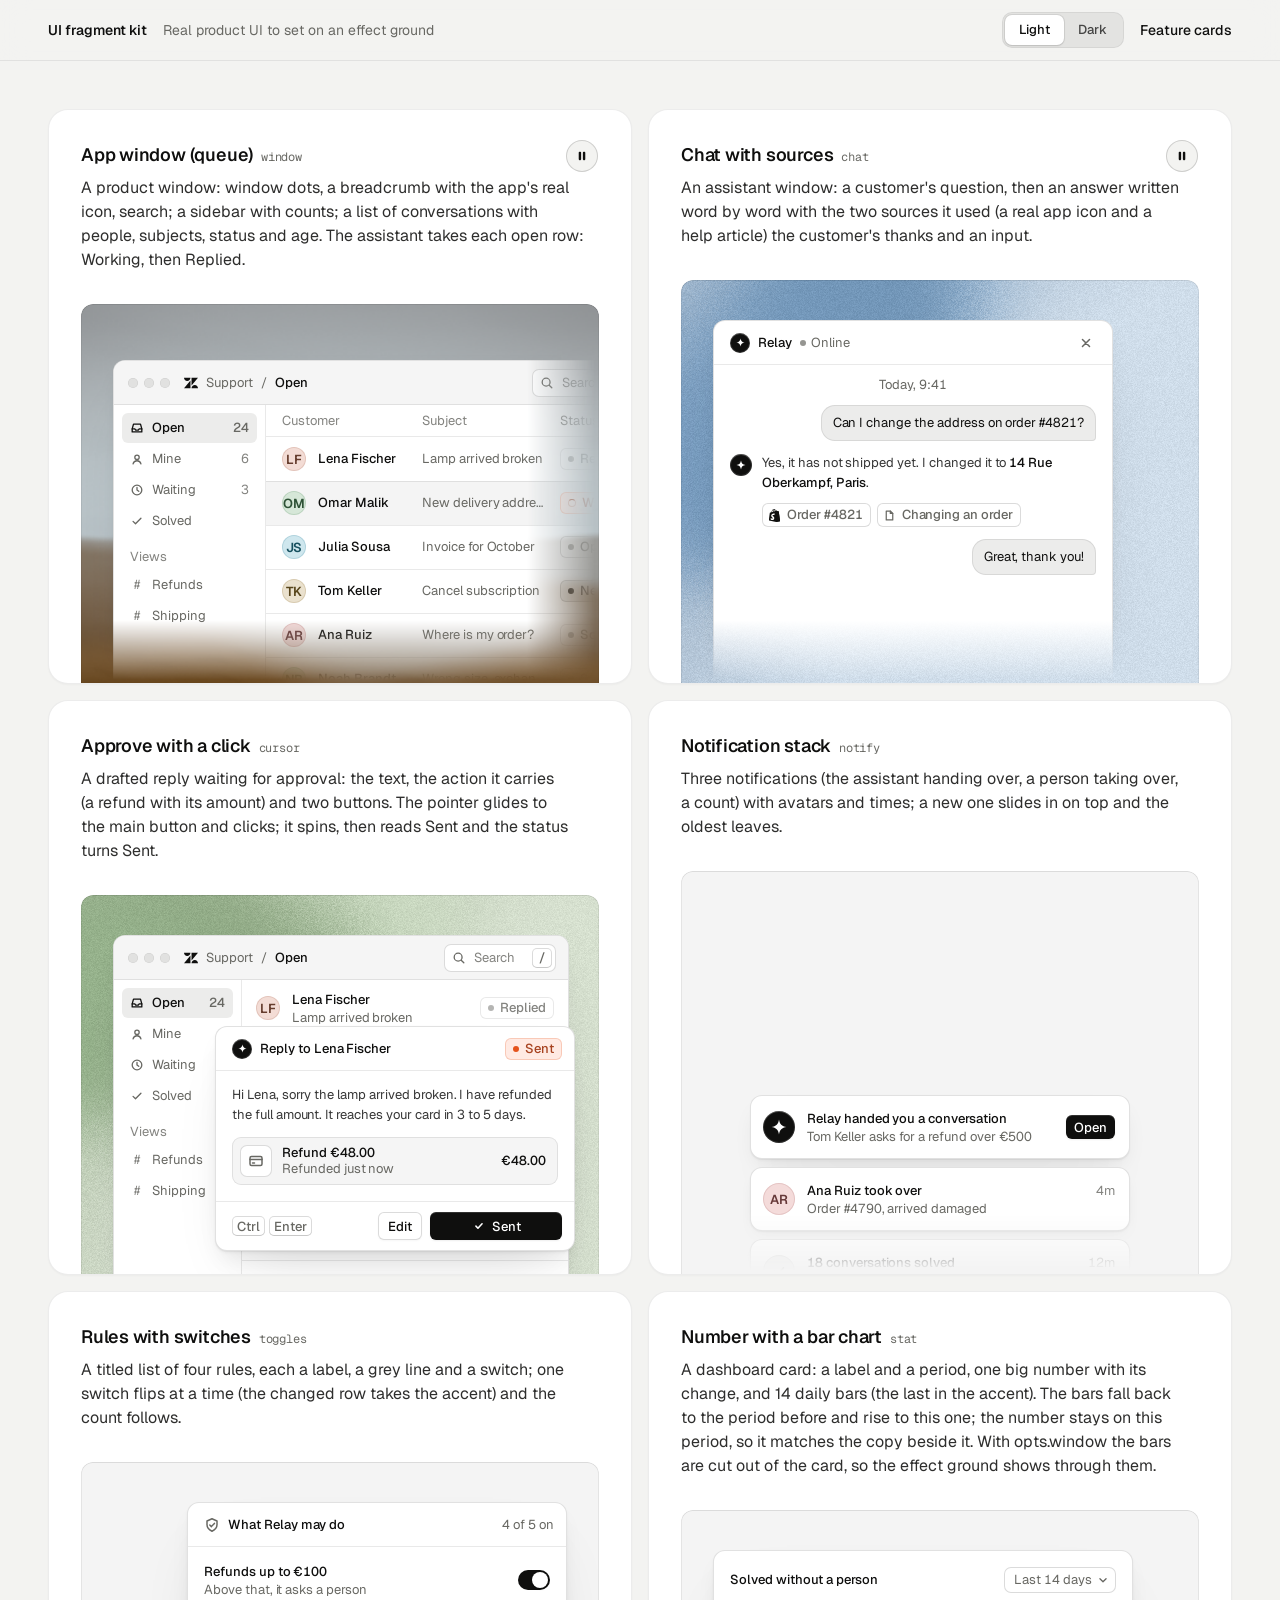
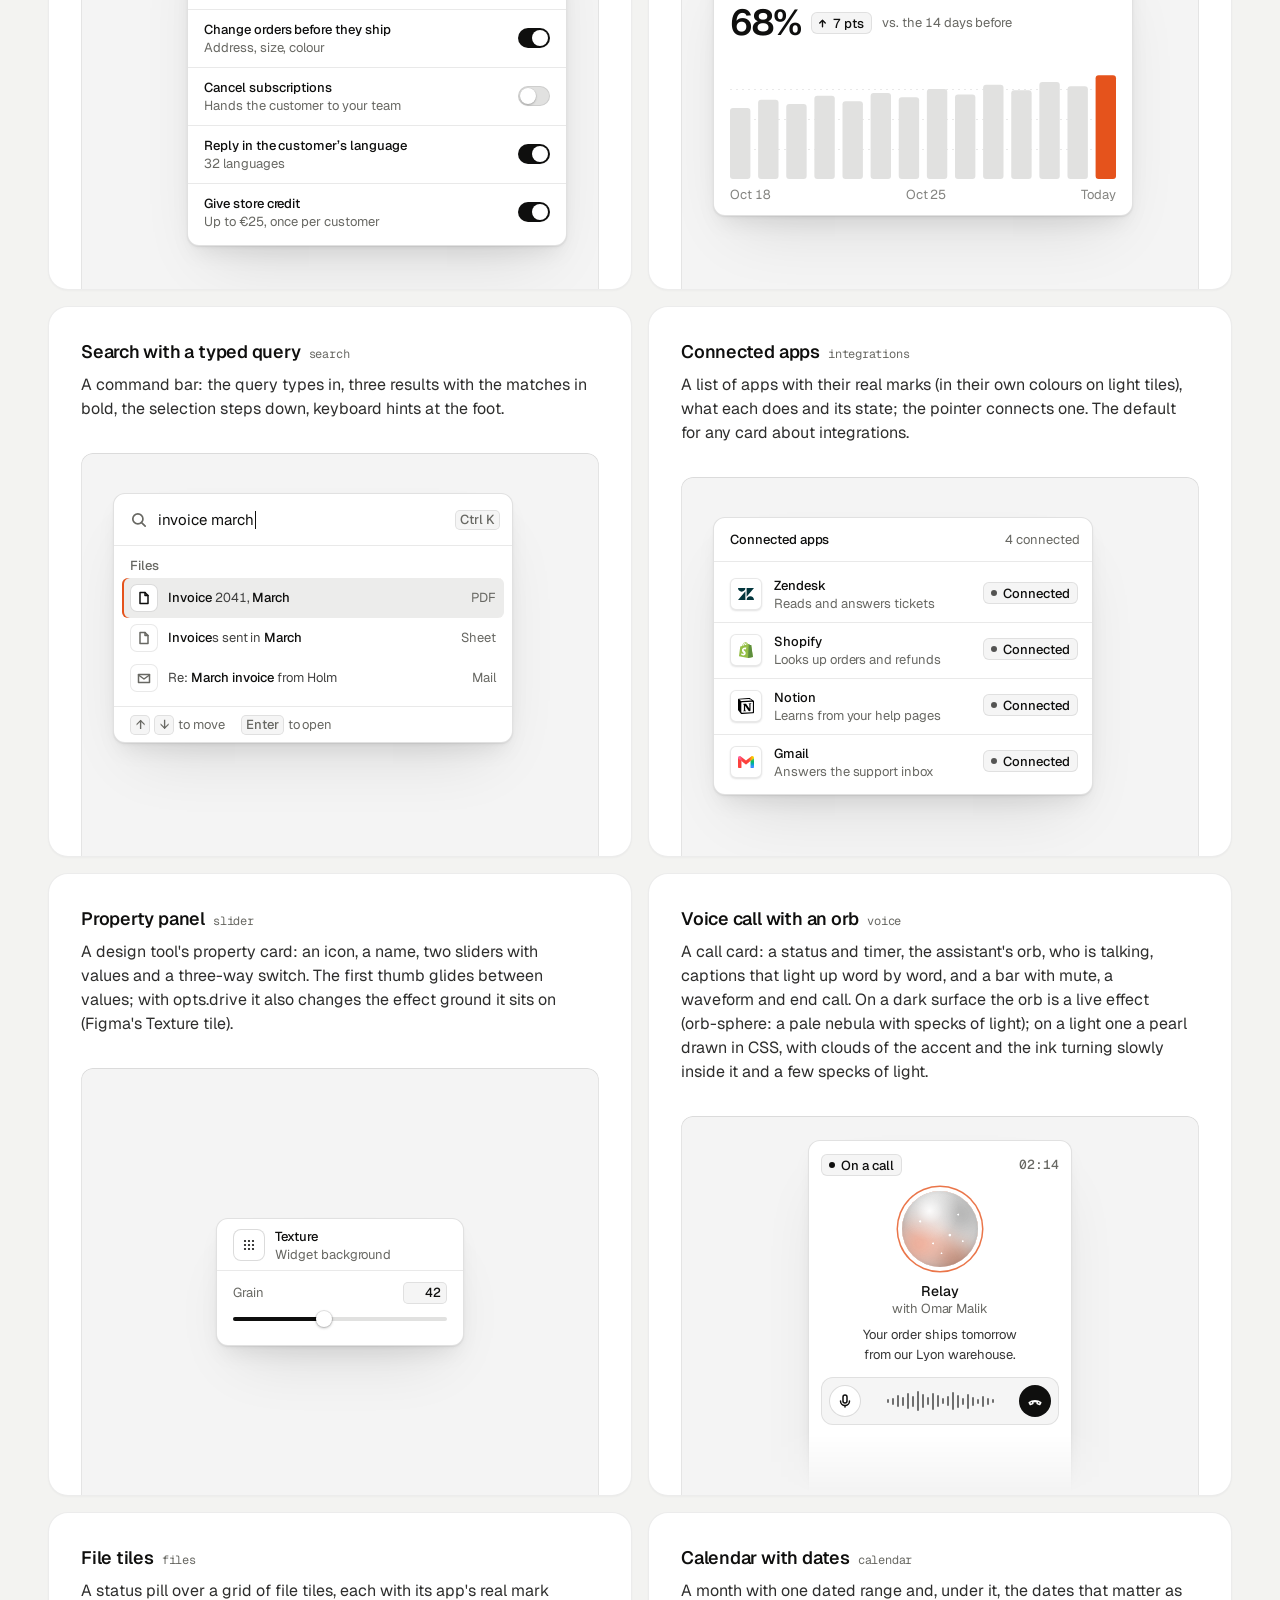
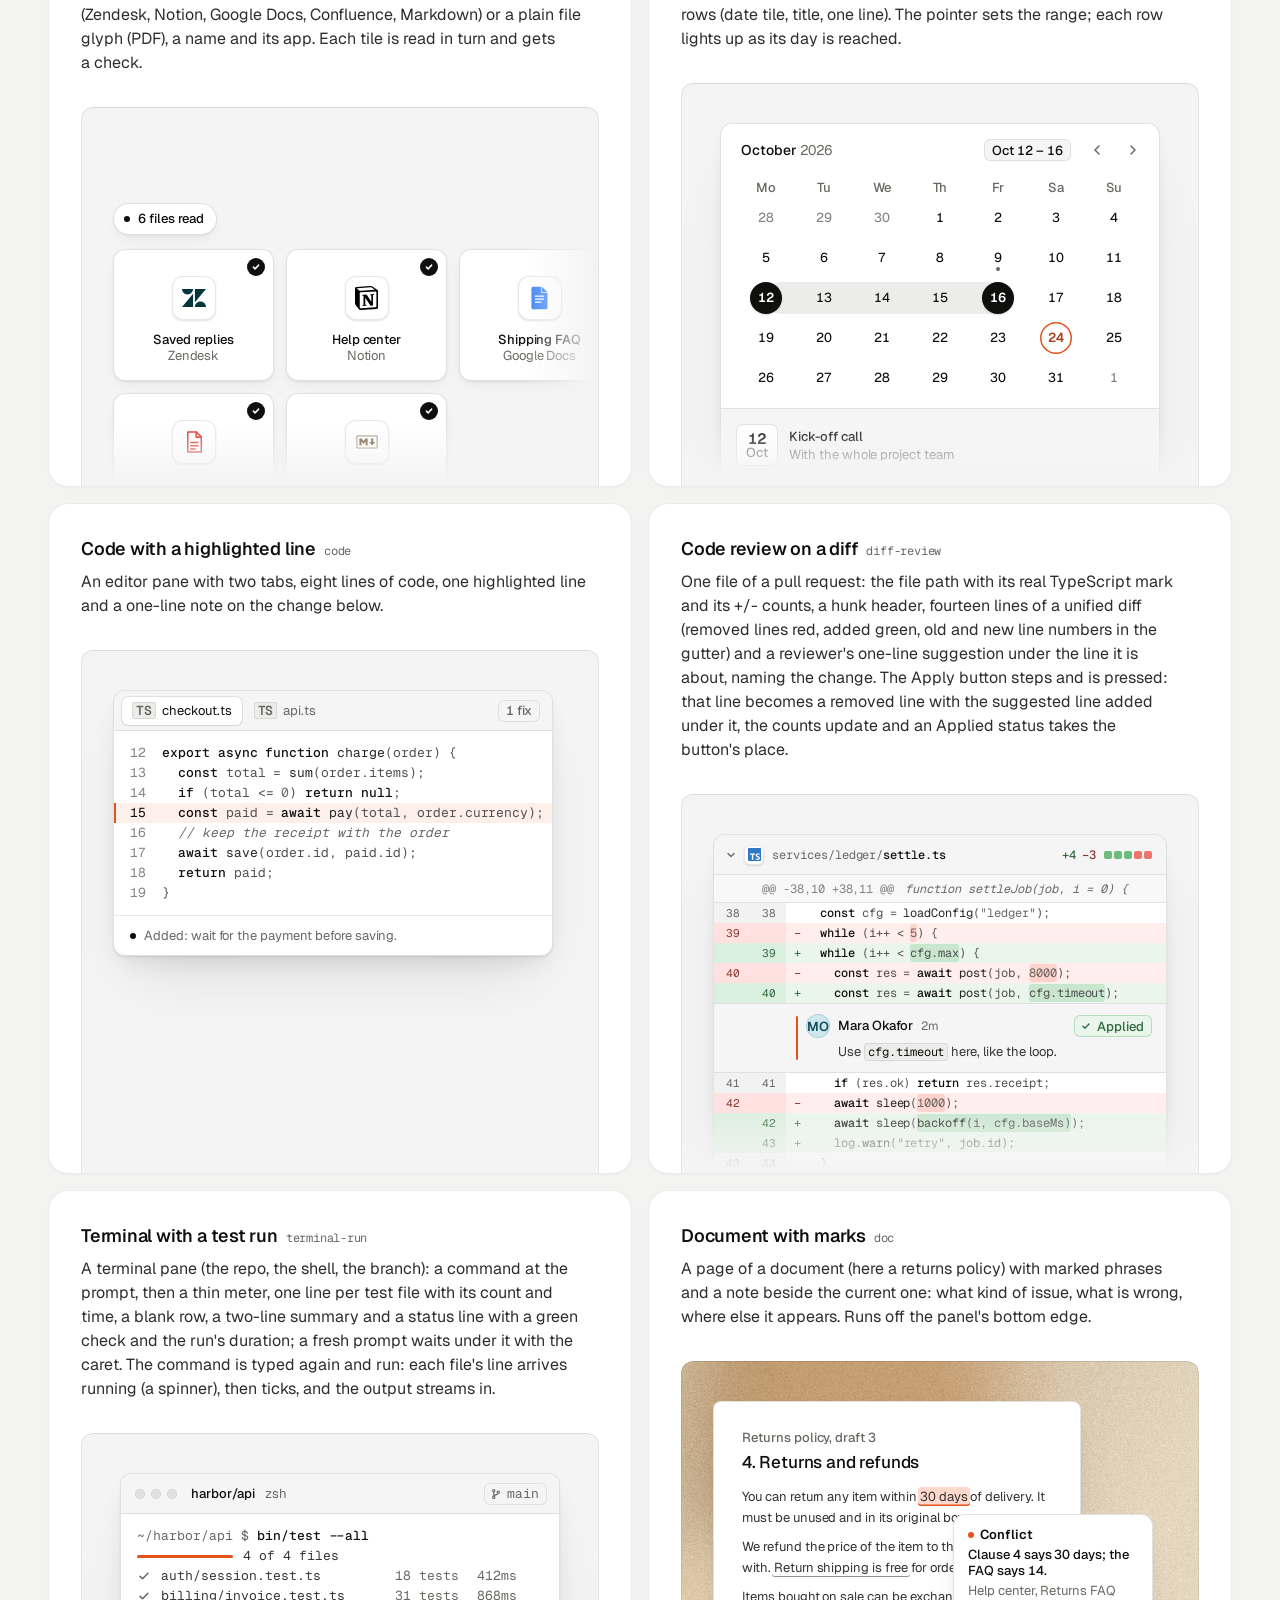
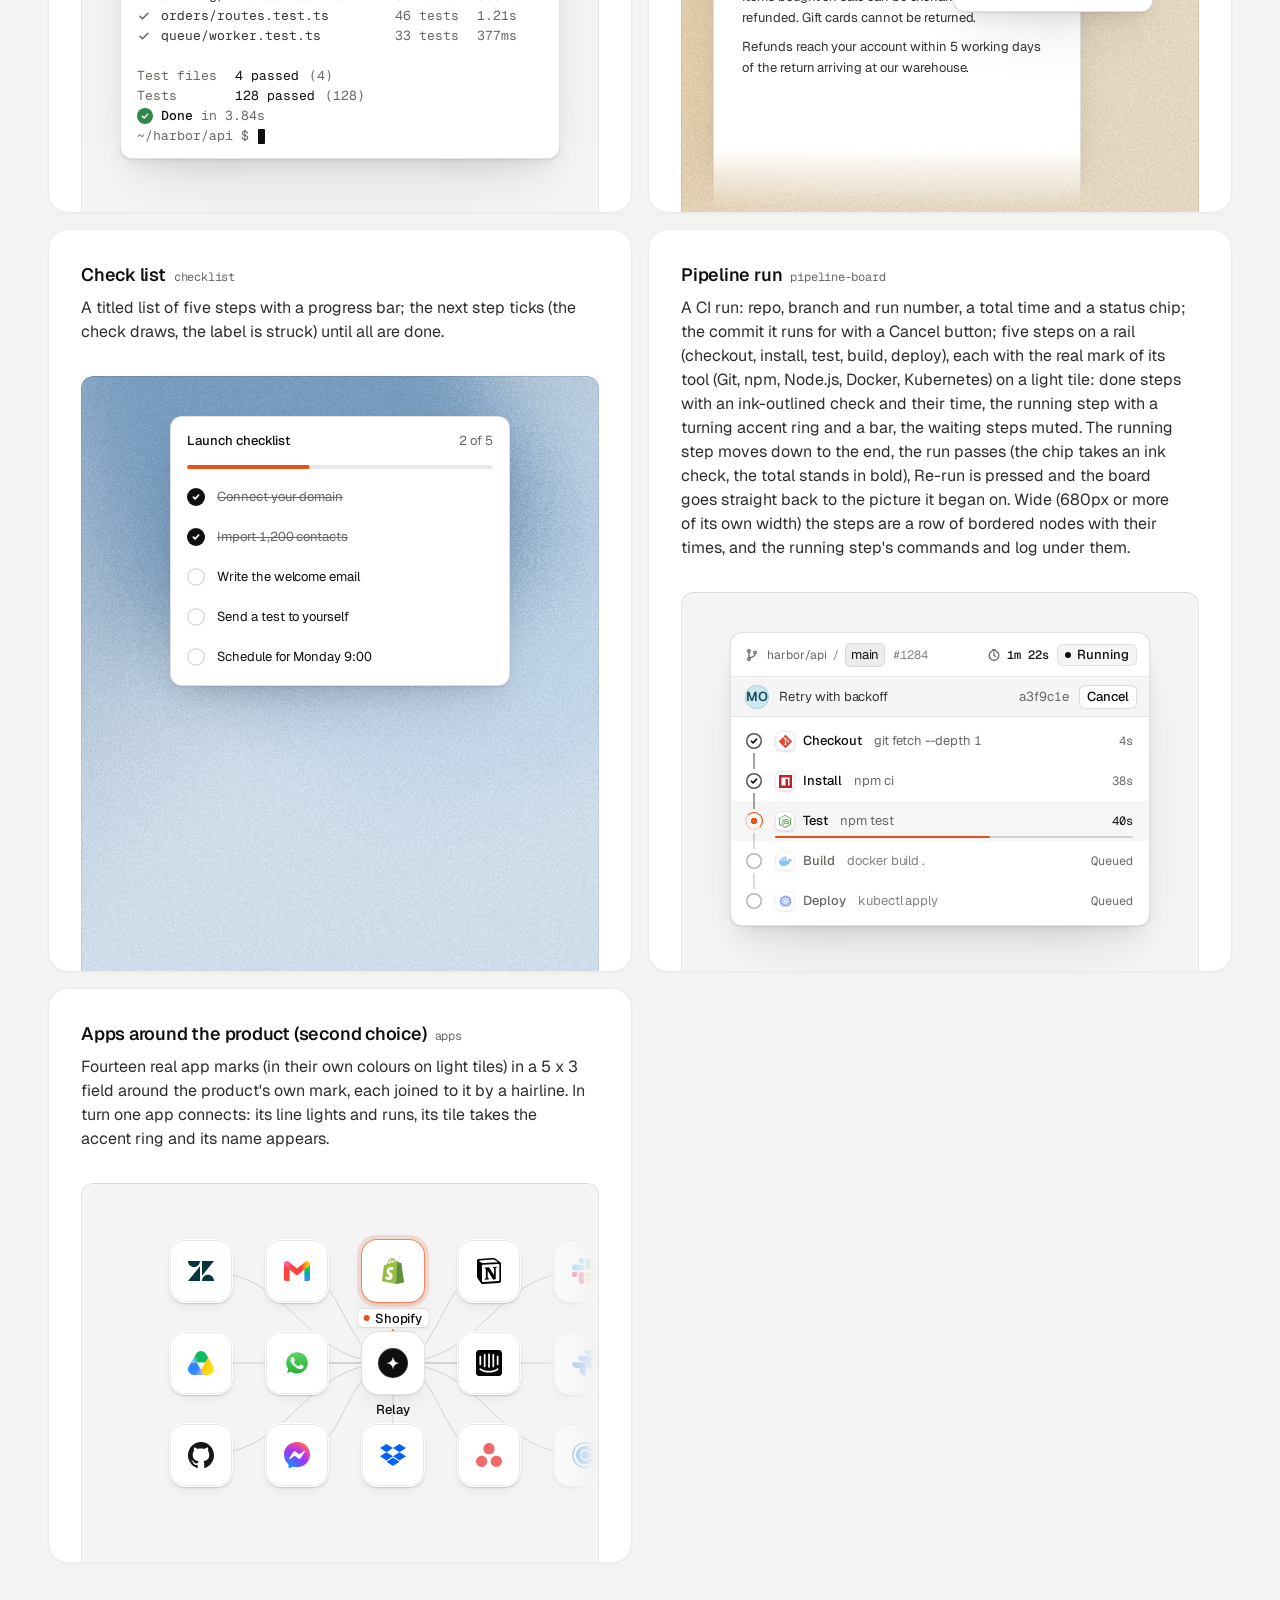
<file: assets/ui/index.html>
<!doctype html>
<html lang="en" data-theme="light">
<head>
<script>window.__tpGlMax = 16;   /* a gallery shows many live effects at once; a page of a site keeps the default 4 (fx.js) */</script>
<meta charset="utf-8">
<meta name="viewport" content="width=device-width, initial-scale=1">
<title>UI fragment kit</title>
<meta name="description" content="Nineteen pieces of real product UI from the taste-skill kit, each on an effect ground in a feature card.">
<link rel="preconnect" href="https://fonts.googleapis.com">
<link rel="preconnect" href="https://fonts.gstatic.com" crossorigin>
<link href="https://fonts.googleapis.com/css2?family=Geist:wght@300..700&family=Geist+Mono:wght@400;500&display=swap" rel="stylesheet">
<link rel="stylesheet" href="base.css">
<link rel="stylesheet" href="cards.css">
<style>
  :root { --font-text: "Geist", system-ui, sans-serif; --font-display: "Geist", system-ui, sans-serif; --font-mono: "Geist Mono", ui-monospace, monospace; }
  [data-theme="light"] { --bg: #f3f3f1; --card: #ffffff; --ink: #0f0f0e; --muted: #686863; --accent: #e5531c; --accent-ink: #ffffff; --g-bg: #e9e8e4; --g-surface: #f6f5f2; --frag: #ffffff; --warm: #c9a679; }
  [data-theme="dark"] { --bg: #070708; --card: #151517; --ink: #f2f2ef; --muted: #8f9094; --accent: #ff7a3c; --accent-ink: #120c08; --g-bg: #0e0e10; --g-surface: #1b1c1f; --frag: #1c1d20; --warm: #9c9689; }
  * { box-sizing: border-box; }
  html, body { margin: 0; }
  body { font-family: var(--font-text); background: var(--bg); color: var(--ink); -webkit-font-smoothing: antialiased; }
  .panel { --fx-bg: var(--g-bg); --fx-surface: var(--g-surface); --fx-ink: var(--ink); --fx-muted: var(--muted); --fx-accent: var(--hue, var(--warm)); --fx-accent-ink: var(--accent-ink); --calm: var(--g-bg); --p-h: 380px; }
  .top { position: sticky; top: 0; z-index: 20; background: color-mix(in oklab, var(--bg) 86%, transparent); backdrop-filter: blur(14px); -webkit-backdrop-filter: blur(14px); border-bottom: 1px solid color-mix(in oklab, var(--ink) 8%, transparent); }
  .top__in { max-width: 1232px; margin: 0 auto; padding: 0 24px; height: 60px; display: flex; align-items: center; gap: 16px; font-size: 14px; line-height: 20px; }
  .top__in strong { font-weight: 560; }
  .top__in > span { color: var(--muted); }
  .sp { flex: 1; }
  .seg { display: inline-flex; padding: 3px; border-radius: 10px; background: color-mix(in oklab, var(--ink) 6%, var(--bg)); box-shadow: inset 0 0 0 1px color-mix(in oklab, var(--ink) 6%, transparent); }
  .seg button { font: inherit; font-size: 13px; font-weight: 500; border: 0; background: none; color: color-mix(in oklab, var(--ink) 72%, var(--bg)); height: 30px; padding: 0 14px; border-radius: 7px; cursor: pointer; }
  .seg button[aria-pressed="true"] { background: var(--card); color: var(--ink); box-shadow: 0 0 0 1px color-mix(in oklab, var(--ink) 8%, transparent), 0 1px 2px rgb(0 0 0 / .1); }
  .top__in a { color: var(--ink); text-decoration: none; font-weight: 500; }
  main { max-width: 1232px; margin: 0 auto; padding: 48px 24px 96px; }
  .grid { display: grid; grid-template-columns: repeat(2, minmax(0, 1fr)); gap: 16px; }
  .card > h3 code { font: 400 12px/16px var(--font-mono); color: var(--muted); margin-left: 8px; }
  @media (max-width: 860px) { .grid { grid-template-columns: minmax(0, 1fr); } }
  @media (max-width: 600px) { main { padding: 24px 16px 64px; } .top__in { padding: 0 16px; } .top__in > span { display: none; } .panel { --p-h: 340px; } }
</style>
</head>
<body>
<header class="top">
  <div class="top__in">
    <strong>UI fragment kit</strong><span>Real product UI to set on an effect ground</span>
    <span class="sp"></span>
    <div class="seg" role="group" aria-label="Theme"><button type="button" data-mode="light" aria-pressed="true">Light</button><button type="button" data-mode="dark" aria-pressed="false">Dark</button></div>
    <a href="cards.html">Feature cards</a>
  </div>
</header>
<main><div class="grid" id="grid"></div></main>

<script type="module">
  import fx from '../effects/fx.js';
  import ui from './ui.js';
  const index = await fetch('index.json').then(r => r.json());
  // where each one sits, as its meta.json says: anchored at a corner or rising from the bottom and cut by
  // the panel's edge, or whole with 24px or more of ground round it; a fade only where an edge cuts it.
  // Only the compact slider sits in the calm middle (Figma's Texture tile); the cursor dialog is shown
  // where it belongs, over the lower-right edge of a window. [class, fade, style, opts]
  const PLACE = {
    window: ['at-corner', 'stage--fade-br', '--ay:56px'],
    chat: ['at-rise to-edge', 'stage--fade-b'],
    cursor: ['at-over', '', '--bx:24px;--by:24px'],
    notify: ['at-rise fit', 'stage--fade-b', '--ay:calc(100% - 180px);--ay-sm:calc(100% - 180px);--fit-max:380px'],
    toggles: ['at-right', ''],
    stat: ['at-corner', ''],
    search: ['at-corner', ''],
    integrations: ['at-corner', ''],
    slider: ['at-center', '', '', '{"compact":true,"drive":{"param":"grain","min":0.15,"max":0.95}}'],
    voice: ['at-rise to-edge fit', 'stage--fade-b', '--ax:max(24px, 50% - 132px);--ay:24px;--fit-max:264px'],
    files: ['at-corner wide', 'stage--fade-br', '--w:680px;--ay:96px'],
    calendar: ['at-rise fit', 'stage--fade-b', '--fit-max:440px'],
    code: ['at-corner', ''],
    'diff-review': ['at-corner fit', 'stage--fade-b', '--fit-max:480px'],
    'terminal-run': ['at-rise fit', '', '--fit-max:440px'],
    'pipeline-board': ['at-rise fit', '', '--fit-max:420px'],
    doc: ['at-corner to-edge', 'stage--fade-b'],
    checklist: ['at-rise fit', '', '--fit-max:340px'],
    apps: ['at-corner wide', 'stage--fade-br', '--w:560px;--ay:48px'],
  };
  // grounds behind UI are soft lit fields (never a line or dot pattern), on both themes: the bright
  // picture behind dark UI on the dark page, a clear step darker than white UI on the light page
  // the painting stays abstract (a mist over warm sand, level, fully soft) and shows once on the page
  const PAINT = ['painterly-landscape', { blur: 1, brush: 0.35, slope: 0, hillY: 0.3, horizon: 0.62, calm: 0.2, calmX: 0.6, calmY: 0.8, drift: 0, side: 1 }, '{"bg":"#a3b0b6","accent":"#c49a6c"}'];
  const GRAIN = ['grain-gradient', { speed: 0, grainMotion: 0, calm: 0.2, calmX: 0.5, calmY: 0.6, tint: 0.6, contrast: 0.6 }, '{"bg":"#d9ccb7","surface":"#e9e0d2","ink":"#2a2622","muted":"#6f675c","accent":"#a8794a"}'];
  const SKY = [GRAIN[0], GRAIN[1], '{"bg":"#c6d3df","surface":"#d6e0e9","ink":"#25303a","muted":"#5d6873","accent":"#3f6a92"}'];
  const SAGE = [GRAIN[0], GRAIN[1], '{"bg":"#cdd6c6","surface":"#dce3d6","ink":"#262d24","muted":"#5f6a5a","accent":"#6c8e63"}'];
  const GROUND = (m, i) => (m.name === 'slider' ? GRAIN : i === 0 ? PAINT : [GRAIN, SKY, SAGE][i % 3]);
  const q = new URLSearchParams(location.search);
  const grid = document.getElementById('grid');
  grid.innerHTML = index.fragments.map((m, i) => {
    const [at, fade, extra = '', opts = ''] = PLACE[m.name] || ['at-corner', 'stage--fade-br'];
    const [id, params, pal] = GROUND(m, i);
    const w = at === 'at-center' ? '' : ` style="--ax:32px;--ay:40px;${extra}"`;
    const o = opts ? ` data-ui-opts='${opts}'` : '';
    // the cursor is a dialog over a window's edge: the window under it holds still
    const under = m.name === 'cursor' ? `<div class="at-corner" style="--ax:32px;--ay:40px" data-ui-load="window" data-ui-opts='{"compact":true}' data-ui-still></div>` : '';
    return `<article class="card card--row"><h3>${m.title}<code>${m.name}</code></h3><p>${m.shows}</p>
      <div class="panel" data-fx="${id}" data-fx-seed="${(i + 1) * 17}" data-fx-params='${JSON.stringify(params)}' data-fx-palette='${pal}' style="--calm-k:0%">
        <div class="stage ${fade}">${under}<div class="${at}"${w}${o} data-ui-load="${m.name}"></div></div></div></article>`;
  }).join('');
  function setMode(mode) {
    document.documentElement.dataset.theme = mode;
    document.querySelectorAll('.seg button').forEach(b => b.setAttribute('aria-pressed', String(b.dataset.mode === mode)));
  }
  setMode(q.get('mode') === 'dark' ? 'dark' : 'light');
  if (q.has('t')) fx.setClock(+q.get('t'));
  // each ground is drawn once near the screen and kept as a picture (its WebGL context freed), so nineteen
  // panels need one or two contexts, not nineteen
  await Promise.all([ui.loadAll(grid), ui.grounds(grid, fx)]);
  document.documentElement.dataset.ready = '1';
  document.querySelectorAll('.seg button').forEach(b => b.addEventListener('click', async () => {
    setMode(b.dataset.mode);
    for (const el of grid.querySelectorAll('[data-ui]')) el.__ui?.repaint?.();
    await ui.grounds(grid, fx);
  }));
</script>
</body>
</html>
</file>
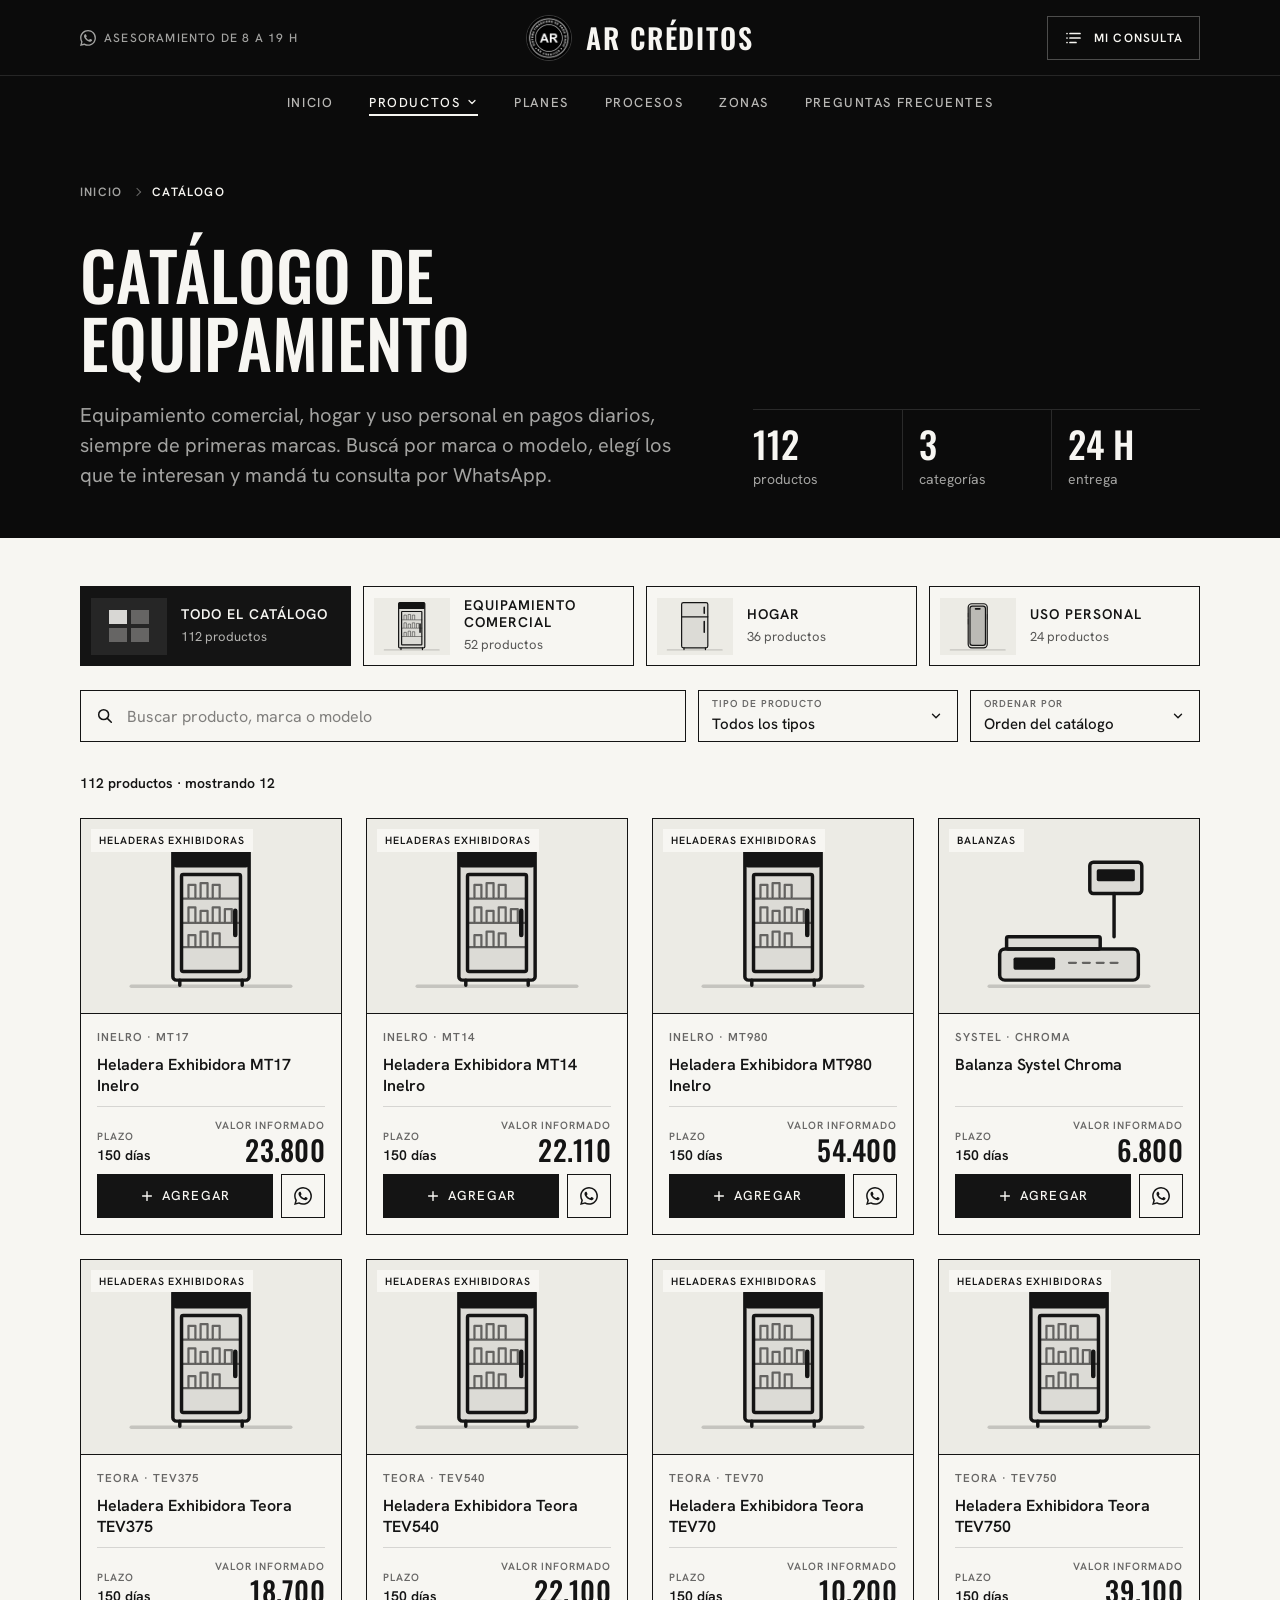
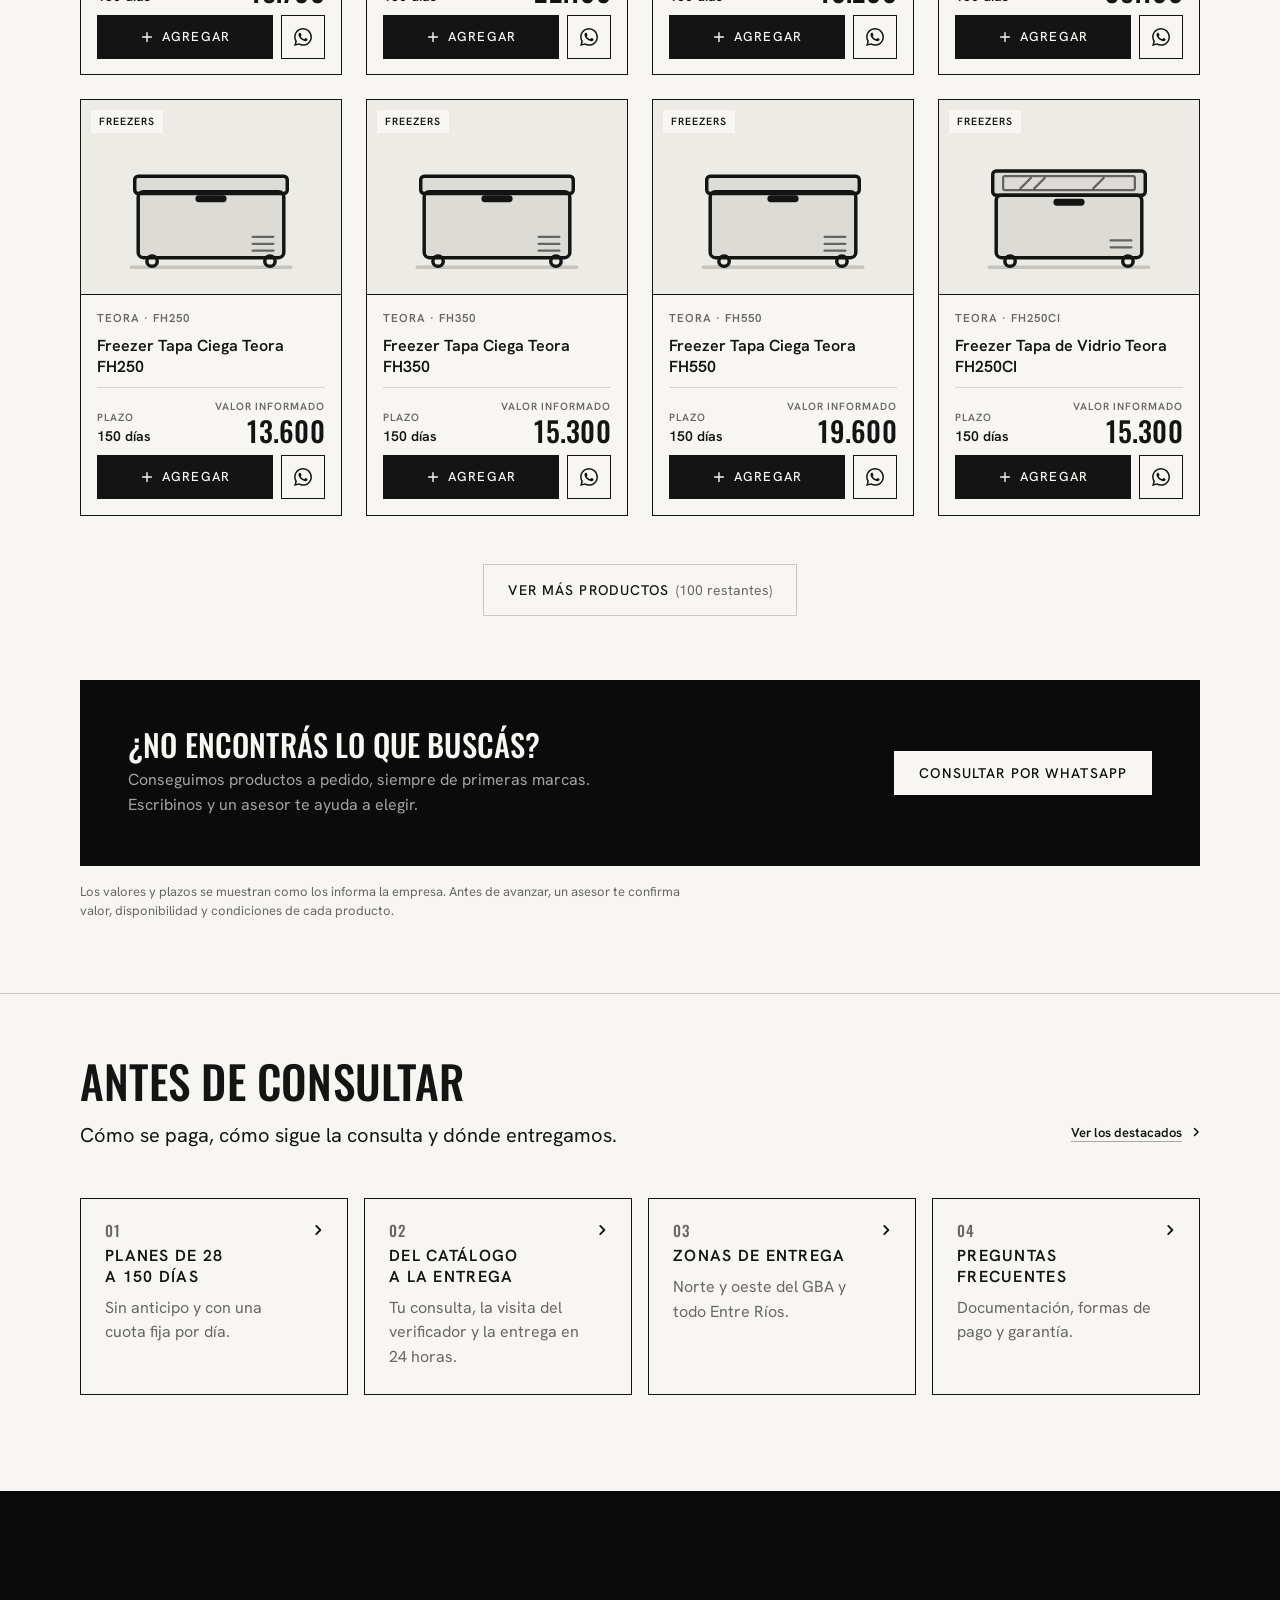
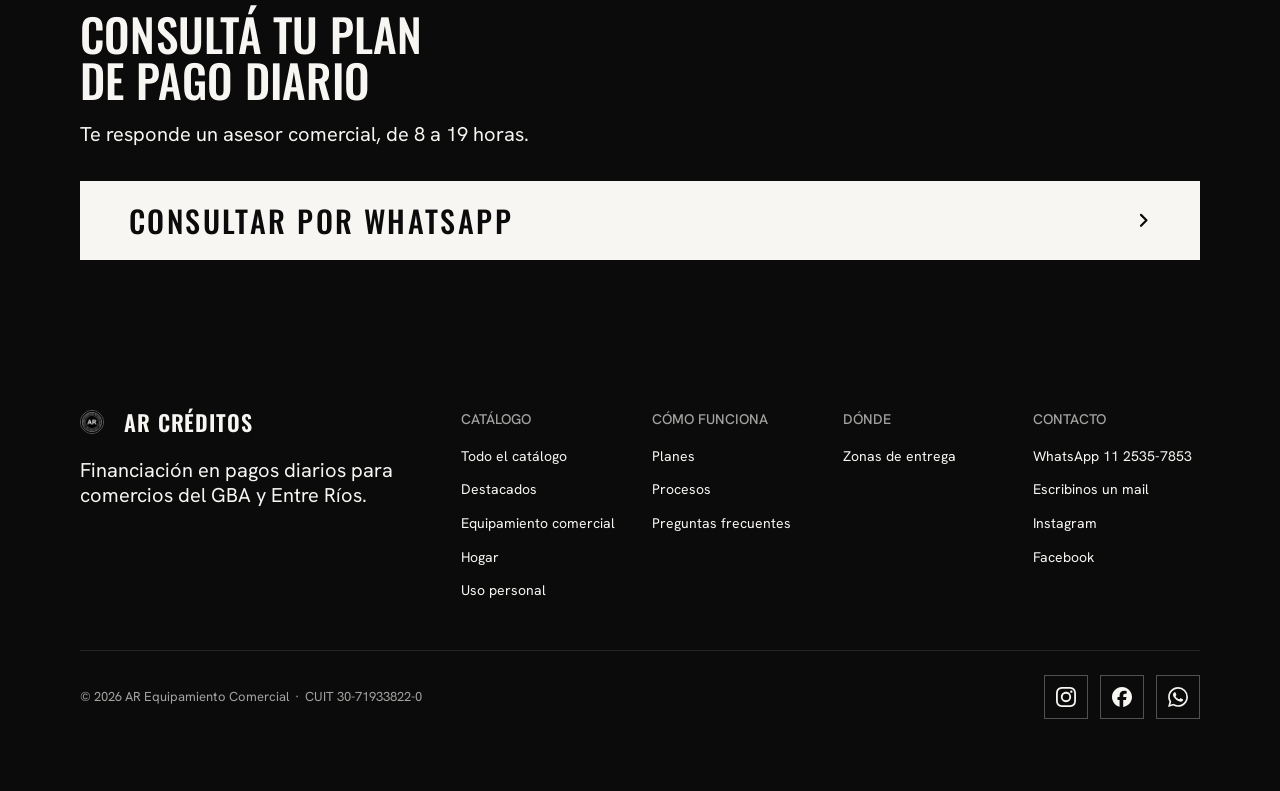
<file: catalogo.html>
<!doctype html>
<html lang="es-AR" data-type="service" data-radius="sharp" data-buttons="solid" data-motion>
<head>
<meta charset="utf-8">
<meta name="viewport" content="width=device-width, initial-scale=1, viewport-fit=cover">
<title>Catálogo de equipamiento en pagos diarios | AR Créditos</title>
<meta name="description" content="Catálogo completo de AR Créditos: 112 productos de equipamiento comercial, hogar y uso personal en pagos diarios. Buscá por marca o modelo, filtrá por categoría y consultá por WhatsApp.">
<meta property="og:type" content="website">
<meta property="og:locale" content="es_AR">
<meta property="og:site_name" content="AR Créditos">
<meta property="og:title" content="Catálogo de equipamiento en pagos diarios | AR Créditos">
<meta property="og:description" content="112 productos en pagos diarios: heladeras, freezers, balanzas, electrodomésticos y más. Sin anticipo y con entrega en 24 horas.">
<meta property="og:image" content="share.jpg">
<meta name="twitter:card" content="summary_large_image">
<link rel="icon" href="assets/img/logo-ar-creditos-96.jpg" type="image/jpeg">
<link rel="apple-touch-icon" href="assets/img/logo-ar-creditos-192.jpg">
<meta name="theme-color" content="#0b0b0b">
<!-- <link rel="canonical" href="https://arcreditos.com/catalogo.html"> : se activa cuando el dominio esté publicado (también og:url) -->
<meta name="site-kind" content="other">
<meta name="page-type" content="service">
<link rel="preconnect" href="https://fonts.googleapis.com">
<link rel="preconnect" href="https://fonts.gstatic.com" crossorigin>
<link href="https://fonts.googleapis.com/css2?family=Hanken+Grotesk:wght@400..700&family=Oswald:wght@400..600&display=swap" rel="stylesheet">
<link rel="stylesheet" href="assets/system.css">
<link rel="stylesheet" href="assets/ui/cards.css">
<link rel="stylesheet" href="assets/motion/motion.css">
<link rel="stylesheet" href="assets/layout/layout.css">
<link rel="stylesheet" href="assets/icons/icon.css">
<style>
:root {
  --p-bg: #f7f6f2; --p-surface: #ecebe5; --p-ink: #141414; --p-muted: #686766;
  --p-accent: #141414; --p-accent-ink: #f7f6f2; --p-action: #141414; --p-action-ink: #f7f6f2;
  --p-inv-bg: #0b0b0b; --p-inv-surface: #1a1a1a; --p-inv-ink: #f7f6f2; --p-inv-muted: #a3a3a1;
  --p-inv-accent: #f7f6f2; --p-inv-accent-ink: #0b0b0b; --p-inv-action: #f7f6f2; --p-inv-action-ink: #0b0b0b;
  --font-display: "Oswald", "Arial Narrow", sans-serif;
  --font-text: "Hanken Grotesk", system-ui, sans-serif;
  --display-weight: 500;
  --display-tracking: 0;
  --display-tracking-xl: 0;
}
</style>
<link rel="stylesheet" href="assets/css/styles.css?v=202611201900">
<link rel="stylesheet" href="assets/css/header.css?v=202611251500">
<link rel="stylesheet" href="assets/css/catalogo.css?v=202611251200">
<script>document.documentElement.classList.add('m-enter');setTimeout(()=>document.documentElement.classList.add('m-enter-done'),700)</script>
<script>document.documentElement.classList.add('mo-js');setTimeout(()=>document.documentElement.classList.add('mo-safe'),2500)</script>
</head>
<body>
<!-- CATÁLOGO COMPLETO (catalogo.html). Comparte con el inicio (index.html) el head, el header, el pie, la lista de
     consulta, el detalle de producto y todos los estilos y scripts: si se cambia uno de esos bloques, cambiarlo en las dos
     páginas. Los productos salen de assets/data/productos.js; la búsqueda, los filtros y el orden, de assets/js/catalogo.js.
     Los filtros quedan en la dirección (catalogo.html?categoria=hogar&q=noblex), así un enlace abre el catálogo filtrado. -->

<header class="hdr" id="hdr">
  <a class="skip-link" href="#contenido">Ir al contenido</a>
  <div class="hdr__top">
    <div class="wrap hdr__topbar">
      <button class="hdr__burger" type="button" aria-expanded="false" aria-controls="hdr-nav" aria-label="Abrir menú">
        <svg width="20" height="20" viewBox="0 0 20 20" aria-hidden="true"><path d="M3 6h14M3 14h14" stroke="currentColor" stroke-width="1.7" stroke-linecap="round"/></svg>
      </button>
      <a class="hdr__contact" data-wa href="#contacto">
        <svg viewBox="0 0 24 24" width="16" height="16" aria-hidden="true" fill="currentColor"><path d="M17.47 14.38c-.3-.15-1.76-.87-2.03-.97-.27-.1-.47-.15-.67.15-.2.3-.77.97-.94 1.16-.17.2-.35.22-.64.07-.3-.15-1.26-.46-2.39-1.47-.88-.79-1.48-1.76-1.65-2.06-.17-.3-.02-.46.13-.6.13-.14.3-.35.45-.52.15-.17.2-.3.3-.5.1-.2.05-.37-.03-.52-.07-.15-.67-1.61-.92-2.2-.24-.58-.49-.5-.67-.51h-.57c-.2 0-.52.07-.79.37-.27.3-1.04 1.02-1.04 2.48s1.07 2.88 1.21 3.07c.15.2 2.1 3.2 5.08 4.49.71.31 1.26.49 1.7.63.71.22 1.36.19 1.87.12.57-.09 1.76-.72 2-1.41.25-.7.25-1.29.18-1.41-.08-.13-.27-.2-.57-.35M12.05 21.79h-.01a9.87 9.87 0 0 1-5.03-1.38l-.36-.21-3.74.98 1-3.65-.24-.37a9.86 9.86 0 0 1-1.51-5.26c0-5.45 4.44-9.88 9.89-9.88 2.64 0 5.12 1.03 6.99 2.9a9.83 9.83 0 0 1 2.89 6.99c0 5.45-4.44 9.88-9.88 9.88m8.41-18.3A11.82 11.82 0 0 0 12.05 0C5.5 0 .16 5.34.16 11.89c0 2.1.55 4.14 1.59 5.95L.06 24l6.3-1.65a11.88 11.88 0 0 0 5.68 1.45h.01c6.55 0 11.89-5.34 11.89-11.89 0-3.18-1.24-6.16-3.48-8.41"/></svg>
        <span>Asesoramiento de 8 a 19 h</span>
      </a>
      <a class="hdr__brand" href="index.html" aria-label="AR Créditos, ir al inicio">
        <img class="brand-seal" src="assets/img/logo-ar-creditos-96.jpg" srcset="assets/img/logo-ar-creditos-96.jpg 1x, assets/img/logo-ar-creditos-192.jpg 2x" alt="" width="44" height="44">
        <span class="hdr__name">AR Créditos</span>
      </a>
      <button class="hdr__cart" type="button" data-consulta-abrir aria-label="Mi consulta: vacía">
        <svg viewBox="0 0 20 20" width="20" height="20" aria-hidden="true"><path d="M6 5.5h10M6 10h10M6 14.5h6M3 5.5h.01M3 10h.01M3 14.5h.01" fill="none" stroke="currentColor" stroke-width="1.7" stroke-linecap="round"/></svg>
        <span class="hdr__cart-label">Mi consulta</span>
        <span class="cnt" data-consulta-cuenta>0</span>
      </button>
    </div>
  </div>
  <nav class="hdr__nav" id="hdr-nav" aria-label="Principal">
    <div class="wrap hdr__navbar">
      <a class="hdr__mini" href="index.html" tabindex="-1" aria-hidden="true"><img src="assets/img/logo-ar-creditos-96.jpg" alt="" width="30" height="30"><span>AR Créditos</span></a>
      <ul class="hdr__links">
        <li class="hdr__item"><a class="hdr__link" href="index.html">Inicio</a></li>
        <li class="hdr__item hdr__item--drop">
          <button class="hdr__link hdr__trigger" type="button" aria-expanded="false" aria-controls="menu-productos" aria-current="page">
            Productos
            <svg class="hdr__chev" viewBox="0 0 16 16" width="12" height="12" aria-hidden="true"><path d="M4 6l4 4 4-4" fill="none" stroke="currentColor" stroke-width="1.6" stroke-linecap="round" stroke-linejoin="round"/></svg>
          </button>
          <div class="hdr__drop" id="menu-productos">
            <div class="drop__inner">
              <p class="drop__label">Categorías del catálogo</p>
              <ul class="drop__grid" data-drop-cats>
                <li><a class="drop__card" href="catalogo.html?categoria=comercial" data-ir-categoria="comercial"><span class="drop__name">Equipamiento comercial</span></a></li>
                <li><a class="drop__card" href="catalogo.html?categoria=hogar" data-ir-categoria="hogar"><span class="drop__name">Hogar</span></a></li>
                <li><a class="drop__card" href="catalogo.html?categoria=personal" data-ir-categoria="personal"><span class="drop__name">Uso personal</span></a></li>
              </ul>
              <a class="drop__all" href="catalogo.html" data-ir-categoria="">Ver los <span data-drop-total>112</span> productos del catálogo<svg viewBox="0 0 12 12" width="12" height="12" aria-hidden="true"><path d="M1 6h8M5.5 2.5 9 6l-3.5 3.5" fill="none" stroke="currentColor" stroke-width="1.5" stroke-linecap="round" stroke-linejoin="round"/></svg></a>
            </div>
          </div>
        </li>
        <li class="hdr__item"><a class="hdr__link" href="index.html#planes">Planes</a></li>
        <li class="hdr__item"><a class="hdr__link" href="index.html#proceso">Procesos</a></li>
        <li class="hdr__item"><a class="hdr__link" href="index.html#zonas">Zonas</a></li>
        <li class="hdr__item"><a class="hdr__link" href="index.html#preguntas">Preguntas frecuentes</a></li>
      </ul>
      <button class="hdr__mini-cart" type="button" data-consulta-abrir tabindex="-1" aria-hidden="true">
        <svg viewBox="0 0 20 20" width="18" height="18" aria-hidden="true"><path d="M6 5.5h10M6 10h10M6 14.5h6M3 5.5h.01M3 10h.01M3 14.5h.01" fill="none" stroke="currentColor" stroke-width="1.7" stroke-linecap="round"/></svg>
        <span>Mi consulta</span><span class="cnt" data-consulta-cuenta>0</span>
      </button>
      <div class="hdr__sheet-foot">
        <a class="btn btn--primary" data-wa href="#contacto">Consultar por WhatsApp</a>
        <p>Te responde un asesor comercial, de 8 a 19 horas.</p>
      </div>
    </div>
  </nav>
</header>

<main id="contenido">
  <!-- ENCABEZADO de la página: la ruta (Inicio > Catálogo), el título y el catálogo en números -->
  <section class="section cpage ground-inverse" id="top" aria-labelledby="cpage-h">
    <div class="wrap">
      <nav class="crumbs" aria-label="Estás en">
        <ol>
          <li><a href="index.html">Inicio</a></li>
          <li><span aria-current="page">Catálogo</span></li>
        </ol>
      </nav>
      <div class="cpage__grid">
        <div class="cpage__txt">
          <h1 id="cpage-h">Catálogo de equipamiento</h1>
          <p class="cpage__lead">Equipamiento comercial, hogar y uso personal en pagos diarios, siempre de primeras marcas. Buscá por marca o modelo, elegí los que te interesan y mandá tu consulta por WhatsApp.</p>
        </div>
        <ul class="cpage__stats" aria-label="El catálogo en números">
          <li><b data-cpage-total>112</b><span>productos</span></li>
          <li><b data-cpage-cats>3</b><span>categorías</span></li>
          <li><b>24 h</b><span>entrega</span></li>
        </ul>
      </div>
    </div>
  </section>

  <!-- CATÁLOGO: las tarjetas, los filtros y las cantidades se arman desde assets/data/productos.js -->
  <section class="section catalogo" id="productos" aria-labelledby="productos-h">
    <div class="wrap">
      <h2 class="sr-only" id="productos-h">Productos del catálogo</h2>

      <!-- en el teléfono la fila de categorías se desliza: el borde difuminado, la flecha y un pequeño
           movimiento al aparecer indican que hay más a la derecha (assets/js/catalogo.js) -->
      <div class="ctabs-wrap">
        <div class="ctabs" data-cat-tabs role="group" aria-label="Categorías del catálogo"></div>
        <button type="button" class="ctabs__more" data-ctabs-more tabindex="-1" aria-hidden="true">
          <svg viewBox="0 0 16 16" width="16" height="16" aria-hidden="true"><path d="M6 3.5 10.5 8 6 12.5" fill="none" stroke="currentColor" stroke-width="1.8" stroke-linecap="round" stroke-linejoin="round"/></svg>
        </button>
      </div>

      <div class="ctools" role="search" aria-label="Buscar y filtrar productos">
        <div class="csearch">
          <label class="sr-only" for="cat-q">Buscar productos</label>
          <svg class="csearch__icon" viewBox="0 0 20 20" width="18" height="18" aria-hidden="true"><circle cx="8.5" cy="8.5" r="5.5" fill="none" stroke="currentColor" stroke-width="1.7"/><path d="M12.6 12.6 17 17" stroke="currentColor" stroke-width="1.7" stroke-linecap="round"/></svg>
          <input id="cat-q" type="search" placeholder="Buscar producto, marca o modelo" autocomplete="off" enterkeyhint="search" maxlength="60">
          <button type="button" class="csearch__clear" data-q-clear hidden aria-label="Borrar búsqueda"><svg viewBox="0 0 16 16" width="14" height="14" aria-hidden="true"><path d="M4 4l8 8M12 4l-8 8" fill="none" stroke="currentColor" stroke-width="1.6" stroke-linecap="round"/></svg></button>
        </div>
        <div class="cselect">
          <label for="cat-tipo">Tipo de producto</label>
          <select id="cat-tipo"><option value="">Todos los tipos</option></select>
        </div>
        <div class="cselect">
          <label for="cat-orden">Ordenar por</label>
          <select id="cat-orden"><option value="">Orden del catálogo</option></select>
        </div>
      </div>

      <div class="cstatus">
        <p class="cstatus__txt" id="cat-resultado" role="status">Cargando productos…</p>
        <div class="cchips" data-cat-chips></div>
      </div>

      <ul class="cgrid" id="cat-grid" aria-busy="true" aria-label="Productos del catálogo">
        <li class="pc pc--skel" aria-hidden="true"><div class="pc__in"><div class="pc__media"></div><div class="pc__body"><i></i><i></i><i></i></div></div></li>
        <li class="pc pc--skel" aria-hidden="true"><div class="pc__in"><div class="pc__media"></div><div class="pc__body"><i></i><i></i><i></i></div></div></li>
        <li class="pc pc--skel" aria-hidden="true"><div class="pc__in"><div class="pc__media"></div><div class="pc__body"><i></i><i></i><i></i></div></div></li>
        <li class="pc pc--skel" aria-hidden="true"><div class="pc__in"><div class="pc__media"></div><div class="pc__body"><i></i><i></i><i></i></div></div></li>
      </ul>
      <noscript><p class="cnoscript">Para ver el catálogo y armar tu consulta, activá JavaScript en tu navegador. También podés escribirnos por WhatsApp desde el pie de la página.</p></noscript>

      <div class="cempty" data-cat-vacio hidden>
        <h3>No encontramos productos <span data-vacio-q></span></h3>
        <p>Probá con otra palabra o pedinos el producto: lo conseguimos a pedido.</p>
        <div class="btn-row">
          <a class="btn btn--primary" data-vacio-wa href="#contacto" target="_blank" rel="noopener">Pedir por WhatsApp</a>
          <button type="button" class="btn btn--secondary" data-vacio-limpiar>Ver todo el catálogo</button>
        </div>
      </div>

      <div class="cmore" data-cat-mas hidden><button type="button" class="btn btn--secondary">Ver más productos</button></div>

      <aside class="ccta ground-inverse" data-cat-cta aria-labelledby="ccta-h">
        <div class="ccta__txt">
          <h3 id="ccta-h" data-cta-h>¿No encontrás lo que buscás?</h3>
          <p data-cta-p>Conseguimos productos a pedido, siempre de primeras marcas.</p>
        </div>
        <div class="btn-row">
          <a class="btn btn--primary" data-cta-wa href="#contacto" target="_blank" rel="noopener">Consultar por WhatsApp</a>
          <button type="button" class="btn btn--secondary solo-con-consulta" data-consulta-abrir>Ver mi consulta</button>
        </div>
      </aside>
      <p class="cnote">Los valores y plazos se muestran como los informa la empresa. Antes de avanzar, un asesor te confirma valor, disponibilidad y condiciones de cada producto.</p>
    </div>
  </section>

  <!-- VUELTA AL INICIO: las secciones de la página principal que responden lo que se pregunta antes de consultar -->
  <section class="section cpage-links" aria-labelledby="cpage-links-h">
    <div class="wrap">
      <div class="section-head section-head--split">
        <div>
          <h2 id="cpage-links-h">Antes de consultar</h2>
          <p>Cómo se paga, cómo sigue la consulta y dónde entregamos.</p>
        </div>
        <a class="tlink cpage-links__dest" href="index.html#destacados">Ver los destacados<svg class="m-arrow" viewBox="0 0 12 12" aria-hidden="true"><path class="m-arrow__stem" d="M1 6h8"/><path class="m-arrow__head" d="M4.5 2.5 8 6l-3.5 3.5"/></svg></a>
      </div>
      <ul class="cpage-links__list">
        <li><a href="index.html#planes"><span class="cpage-links__n">01</span><h3>Planes de 28 a 150 días</h3><p>Sin anticipo y con una cuota fija por día.</p><svg class="m-arrow" viewBox="0 0 12 12" aria-hidden="true"><path class="m-arrow__stem" d="M1 6h8"/><path class="m-arrow__head" d="M4.5 2.5 8 6l-3.5 3.5"/></svg></a></li>
        <li><a href="index.html#proceso"><span class="cpage-links__n">02</span><h3>Del catálogo a la entrega</h3><p>Tu consulta, la visita del verificador y la entrega en 24 horas.</p><svg class="m-arrow" viewBox="0 0 12 12" aria-hidden="true"><path class="m-arrow__stem" d="M1 6h8"/><path class="m-arrow__head" d="M4.5 2.5 8 6l-3.5 3.5"/></svg></a></li>
        <li><a href="index.html#zonas"><span class="cpage-links__n">03</span><h3>Zonas de entrega</h3><p>Norte y oeste del GBA y todo Entre Ríos.</p><svg class="m-arrow" viewBox="0 0 12 12" aria-hidden="true"><path class="m-arrow__stem" d="M1 6h8"/><path class="m-arrow__head" d="M4.5 2.5 8 6l-3.5 3.5"/></svg></a></li>
        <li><a href="index.html#preguntas"><span class="cpage-links__n">04</span><h3>Preguntas frecuentes</h3><p>Documentación, formas de pago y garantía.</p><svg class="m-arrow" viewBox="0 0 12 12" aria-hidden="true"><path class="m-arrow__stem" d="M1 6h8"/><path class="m-arrow__head" d="M4.5 2.5 8 6l-3.5 3.5"/></svg></a></li>
      </ul>
    </div>
  </section>
</main>

<footer class="footer closing footer--dark ground-inverse" id="contacto" aria-labelledby="close-h">
  <div class="wrap">
    <div class="closing__cta close--type">
      <div class="section-head">
        <h2 id="close-h">Consultá tu plan de pago diario</h2>
        <p>Te responde un asesor comercial, de 8 a 19 horas.</p>
      </div>
      <div class="closing__btns">
        <a class="btn btn--primary btn--xl btn--wide" data-wa href="#contacto">Consultar por WhatsApp<svg class="m-arrow" viewBox="0 0 12 12" aria-hidden="true"><path class="m-arrow__stem" d="M1 6h8"/><path class="m-arrow__head" d="M4.5 2.5 8 6l-3.5 3.5"/></svg></a>
        <button type="button" class="btn btn--secondary solo-con-consulta" data-consulta-abrir>Enviar mi consulta (<span data-consulta-cuenta>0</span>)</button>
      </div>
    </div>
    <div class="closing__links">
      <div class="grid">
        <div class="span-4 stack-4">
          <a class="nav__logo" href="index.html"><img class="brand-seal" src="assets/img/logo-ar-creditos-96.jpg" alt="" width="32" height="32" loading="lazy">AR Créditos</a>
          <p class="footer__lede">Financiación en pagos diarios para comercios del GBA y Entre Ríos.</p>
        </div>
        <div class="span-2 footer__col"><h3>Catálogo</h3><ul><li><a href="catalogo.html" data-ir-categoria="">Todo el catálogo</a></li><li><a href="index.html#destacados">Destacados</a></li><li><a href="catalogo.html?categoria=comercial" data-ir-categoria="comercial">Equipamiento comercial</a></li><li><a href="catalogo.html?categoria=hogar" data-ir-categoria="hogar">Hogar</a></li><li><a href="catalogo.html?categoria=personal" data-ir-categoria="personal">Uso personal</a></li></ul></div>
        <div class="span-2 footer__col"><h3>Cómo funciona</h3><ul><li><a href="index.html#planes">Planes</a></li><li><a href="index.html#proceso">Procesos</a></li><li><a href="index.html#preguntas">Preguntas frecuentes</a></li></ul></div>
        <div class="span-2 footer__col"><h3>Dónde</h3><ul><li><a href="index.html#zonas">Zonas de entrega</a></li></ul></div>
        <!-- si cambia el número de WhatsApp, actualizar también el texto visible de este enlace (el enlace en sí sale de assets/js/config.js) -->
        <div class="span-2 footer__col"><h3>Contacto</h3><ul><li><a data-wa href="#contacto">WhatsApp 11 2535-7853</a></li><li><a href="mailto:arequipamientocomercial@gmail.com">Escribinos un mail</a></li><li><a href="https://www.instagram.com/ar.creditos/" target="_blank" rel="noopener">Instagram</a></li><li><a href="https://www.facebook.com/arcreditosfinanciera" target="_blank" rel="noopener">Facebook</a></li></ul></div>
      </div>
      <div class="footer__legal">
        <span>&copy; 2026 AR Equipamiento Comercial <span class="sep"> &nbsp;·&nbsp; </span><span class="nowrap">CUIT 30-71933822-0</span></span>
        <div class="socials">
          <a href="https://www.instagram.com/ar.creditos/" target="_blank" rel="noopener" aria-label="Instagram de AR Créditos"><svg class="ic ic-svg ic-20" aria-hidden="true" xmlns="http://www.w3.org/2000/svg" viewBox="0 0 24 24" fill="currentColor"><path d="M7.0301.084c-1.2768.0602-2.1487.264-2.911.5634-.7888.3075-1.4575.72-2.1228 1.3877-.6652.6677-1.075 1.3368-1.3802 2.127-.2954.7638-.4956 1.6365-.552 2.914-.0564 1.2775-.0689 1.6882-.0626 4.947.0062 3.2586.0206 3.6671.0825 4.9473.061 1.2765.264 2.1482.5635 2.9107.308.7889.72 1.4573 1.388 2.1228.6679.6655 1.3365 1.0743 2.1285 1.38.7632.295 1.6361.4961 2.9134.552 1.2773.056 1.6884.069 4.9462.0627 3.2578-.0062 3.668-.0207 4.9478-.0814 1.28-.0607 2.147-.2652 2.9098-.5633.7889-.3086 1.4578-.72 2.1228-1.3881.665-.6682 1.0745-1.3378 1.3795-2.1284.2957-.7632.4966-1.636.552-2.9124.056-1.2809.0692-1.6898.063-4.948-.0063-3.2583-.021-3.6668-.0817-4.9465-.0607-1.2797-.264-2.1487-.5633-2.9117-.3084-.7889-.72-1.4568-1.3876-2.1228C21.2982 1.33 20.628.9208 19.8378.6165 19.074.321 18.2017.1197 16.9244.0645 15.6471.0093 15.236-.005 11.977.0014 8.718.0076 8.31.0215 7.0301.0839m.1402 21.6932c-1.17-.0509-1.8053-.2453-2.2287-.408-.5606-.216-.96-.4771-1.3819-.895-.422-.4178-.6811-.8186-.9-1.378-.1644-.4234-.3624-1.058-.4171-2.228-.0595-1.2645-.072-1.6442-.079-4.848-.007-3.2037.0053-3.583.0607-4.848.05-1.169.2456-1.805.408-2.2282.216-.5613.4762-.96.895-1.3816.4188-.4217.8184-.6814 1.3783-.9003.423-.1651 1.0575-.3614 2.227-.4171 1.2655-.06 1.6447-.072 4.848-.079 3.2033-.007 3.5835.005 4.8495.0608 1.169.0508 1.8053.2445 2.228.408.5608.216.96.4754 1.3816.895.4217.4194.6816.8176.9005 1.3787.1653.4217.3617 1.056.4169 2.2263.0602 1.2655.0739 1.645.0796 4.848.0058 3.203-.0055 3.5834-.061 4.848-.051 1.17-.245 1.8055-.408 2.2294-.216.5604-.4763.96-.8954 1.3814-.419.4215-.8181.6811-1.3783.9-.4224.1649-1.0577.3617-2.2262.4174-1.2656.0595-1.6448.072-4.8493.079-3.2045.007-3.5825-.006-4.848-.0608M16.953 5.5864A1.44 1.44 0 1 0 18.39 4.144a1.44 1.44 0 0 0-1.437 1.4424M5.8385 12.012c.0067 3.4032 2.7706 6.1557 6.173 6.1493 3.4026-.0065 6.157-2.7701 6.1506-6.1733-.0065-3.4032-2.771-6.1565-6.174-6.1498-3.403.0067-6.156 2.771-6.1496 6.1738M8 12.0077a4 4 0 1 1 4.008 3.9921A3.9996 3.9996 0 0 1 8 12.0077"/></svg></a>
          <a href="https://www.facebook.com/arcreditosfinanciera" target="_blank" rel="noopener" aria-label="Facebook de AR Créditos"><svg class="ic ic-svg ic-20" aria-hidden="true" xmlns="http://www.w3.org/2000/svg" viewBox="0 0 24 24" fill="currentColor"><path d="M9.101 23.691v-7.98H6.627v-3.667h2.474v-1.58c0-4.085 1.848-5.978 5.858-5.978.401 0 .955.042 1.468.103a8.68 8.68 0 0 1 1.141.195v3.325a8.623 8.623 0 0 0-.653-.036 26.805 26.805 0 0 0-.733-.009c-.707 0-1.259.096-1.675.309a1.686 1.686 0 0 0-.679.622c-.258.42-.374.995-.374 1.752v1.297h3.919l-.386 2.103-.287 1.564h-3.246v8.245C19.396 23.238 24 18.179 24 12.044c0-6.627-5.373-12-12-12s-12 5.373-12 12c0 5.628 3.874 10.35 9.101 11.647Z"/></svg></a>
          <a data-wa href="#contacto" aria-label="WhatsApp de AR Créditos"><svg class="ic ic-svg ic-20" aria-hidden="true" xmlns="http://www.w3.org/2000/svg" viewBox="0 0 24 24" fill="currentColor"><path d="M17.472 14.382c-.297-.149-1.758-.867-2.03-.967-.273-.099-.471-.148-.67.15-.197.297-.767.966-.94 1.164-.173.199-.347.223-.644.075-.297-.15-1.255-.463-2.39-1.475-.883-.788-1.48-1.761-1.653-2.059-.173-.297-.018-.458.13-.606.134-.133.298-.347.446-.52.149-.174.198-.298.298-.497.099-.198.05-.371-.025-.52-.075-.149-.669-1.612-.916-2.207-.242-.579-.487-.5-.669-.51-.173-.008-.371-.01-.57-.01-.198 0-.52.074-.792.372-.272.297-1.04 1.016-1.04 2.479 0 1.462 1.065 2.875 1.213 3.074.149.198 2.096 3.2 5.077 4.487.709.306 1.262.489 1.694.625.712.227 1.36.195 1.871.118.571-.085 1.758-.719 2.006-1.413.248-.694.248-1.289.173-1.413-.074-.124-.272-.198-.57-.347m-5.421 7.403h-.004a9.87 9.87 0 01-5.031-1.378l-.361-.214-3.741.982.998-3.648-.235-.374a9.86 9.86 0 01-1.51-5.26c.001-5.45 4.436-9.884 9.888-9.884 2.64 0 5.122 1.03 6.988 2.898a9.825 9.825 0 012.893 6.994c-.003 5.45-4.437 9.884-9.885 9.884m8.413-18.297A11.815 11.815 0 0012.05 0C5.495 0 .16 5.335.157 11.892c0 2.096.547 4.142 1.588 5.945L.057 24l6.305-1.654a11.882 11.882 0 005.683 1.448h.005c6.554 0 11.89-5.335 11.893-11.893a11.821 11.821 0 00-3.48-8.413Z"/></svg></a>
        </div>
      </div>
    </div>
  </div>
</footer>

<!-- barra del teléfono: la lista de consulta y WhatsApp siempre a mano -->
<div class="mbar" aria-label="Acciones rápidas" role="region">
  <button type="button" class="btn btn--secondary mbar__consulta" data-consulta-abrir>
    <svg viewBox="0 0 20 20" width="18" height="18" aria-hidden="true"><path d="M6 5.5h10M6 10h10M6 14.5h6M3 5.5h.01M3 10h.01M3 14.5h.01" fill="none" stroke="currentColor" stroke-width="1.7" stroke-linecap="round"/></svg>
    <span>Mi consulta</span><span class="cnt" data-consulta-cuenta>0</span>
  </button>
  <a class="btn btn--primary mbar__wa" data-wa href="#contacto"><svg viewBox="0 0 24 24" width="18" height="18" aria-hidden="true" fill="currentColor"><path d="M17.47 14.38c-.3-.15-1.76-.87-2.03-.97-.27-.1-.47-.15-.67.15-.2.3-.77.97-.94 1.16-.17.2-.35.22-.64.07-.3-.15-1.26-.46-2.39-1.47-.88-.79-1.48-1.76-1.65-2.06-.17-.3-.02-.46.13-.6.13-.14.3-.35.45-.52.15-.17.2-.3.3-.5.1-.2.05-.37-.03-.52-.07-.15-.67-1.61-.92-2.2-.24-.58-.49-.5-.67-.51h-.57c-.2 0-.52.07-.79.37-.27.3-1.04 1.02-1.04 2.48s1.07 2.88 1.21 3.07c.15.2 2.1 3.2 5.08 4.49.71.31 1.26.49 1.7.63.71.22 1.36.19 1.87.12.57-.09 1.76-.72 2-1.41.25-.7.25-1.29.18-1.41-.08-.13-.27-.2-.57-.35M12.05 21.79h-.01a9.87 9.87 0 0 1-5.03-1.38l-.36-.21-3.74.98 1-3.65-.24-.37a9.86 9.86 0 0 1-1.51-5.26c0-5.45 4.44-9.88 9.89-9.88 2.64 0 5.12 1.03 6.99 2.9a9.83 9.83 0 0 1 2.89 6.99c0 5.45-4.44 9.88-9.88 9.88m8.41-18.3A11.82 11.82 0 0 0 12.05 0C5.5 0 .16 5.34.16 11.89c0 2.1.55 4.14 1.59 5.95L.06 24l6.3-1.65a11.88 11.88 0 0 0 5.68 1.45h.01c6.55 0 11.89-5.34 11.89-11.89 0-3.18-1.24-6.16-3.48-8.41"/></svg><span>WhatsApp</span></a>
</div>

<!-- botón flotante (tablet y computadora): aparece cuando la lista tiene productos -->
<button type="button" class="fab" data-consulta-abrir hidden>
  <svg viewBox="0 0 20 20" width="18" height="18" aria-hidden="true"><path d="M6 5.5h10M6 10h10M6 14.5h6M3 5.5h.01M3 10h.01M3 14.5h.01" fill="none" stroke="currentColor" stroke-width="1.7" stroke-linecap="round"/></svg>
  <span>Mi consulta</span><span class="fab__n" data-consulta-cuenta>0</span>
</button>

<div class="toast" role="status" aria-live="polite"><span class="toast__text"></span><button type="button" class="toast__action" hidden></button></div>

<!-- DETALLE DE PRODUCTO -->
<dialog class="pm" id="producto" aria-labelledby="pm-title">
  <div class="pm__panel">
    <button type="button" class="pm__close" data-producto-cerrar aria-label="Cerrar detalle"><svg viewBox="0 0 20 20" width="20" height="20" aria-hidden="true"><path d="M5 5l10 10M15 5L5 15" stroke="currentColor" stroke-width="1.7" stroke-linecap="round"/></svg></button>
    <div class="pm__grid">
      <div class="pm__media" data-pm-media></div>
      <div class="pm__body">
        <p class="pm__crumb" data-pm-crumb></p>
        <h2 class="pm__title" id="pm-title">Producto</h2>
        <p class="pm__brand" data-pm-brand></p>
        <dl class="pm__facts">
          <div><dt data-pm-valor-dt>Valor informado</dt><dd class="pm__value" data-pm-valor></dd></div>
          <div><dt>Plazo</dt><dd data-pm-plazo></dd></div>
        </dl>
        <div class="pm__datos" data-pm-datos-wrap>
          <h3>Características informadas</h3>
          <ul data-pm-datos></ul>
        </div>
        <div class="pm__buy">
          <div class="qty qty--lg" role="group" aria-label="Cantidad">
            <button type="button" class="qty__btn" data-pm-menos aria-label="Restar uno">−</button>
            <span class="qty__n" data-pm-n aria-live="polite">1</span>
            <button type="button" class="qty__btn" data-pm-mas aria-label="Sumar uno">+</button>
          </div>
          <button type="button" class="btn btn--primary pm__add" data-pm-add>Agregar a mi consulta</button>
        </div>
        <a class="btn btn--secondary pm__wa" data-pm-wa href="#contacto" target="_blank" rel="noopener">
          <svg viewBox="0 0 24 24" width="18" height="18" aria-hidden="true" fill="currentColor"><path d="M17.47 14.38c-.3-.15-1.76-.87-2.03-.97-.27-.1-.47-.15-.67.15-.2.3-.77.97-.94 1.16-.17.2-.35.22-.64.07-.3-.15-1.26-.46-2.39-1.47-.88-.79-1.48-1.76-1.65-2.06-.17-.3-.02-.46.13-.6.13-.14.3-.35.45-.52.15-.17.2-.3.3-.5.1-.2.05-.37-.03-.52-.07-.15-.67-1.61-.92-2.2-.24-.58-.49-.5-.67-.51h-.57c-.2 0-.52.07-.79.37-.27.3-1.04 1.02-1.04 2.48s1.07 2.88 1.21 3.07c.15.2 2.1 3.2 5.08 4.49.71.31 1.26.49 1.7.63.71.22 1.36.19 1.87.12.57-.09 1.76-.72 2-1.41.25-.7.25-1.29.18-1.41-.08-.13-.27-.2-.57-.35M12.05 21.79h-.01a9.87 9.87 0 0 1-5.03-1.38l-.36-.21-3.74.98 1-3.65-.24-.37a9.86 9.86 0 0 1-1.51-5.26c0-5.45 4.44-9.88 9.89-9.88 2.64 0 5.12 1.03 6.99 2.9a9.83 9.83 0 0 1 2.89 6.99c0 5.45-4.44 9.88-9.88 9.88m8.41-18.3A11.82 11.82 0 0 0 12.05 0C5.5 0 .16 5.34.16 11.89c0 2.1.55 4.14 1.59 5.95L.06 24l6.3-1.65a11.88 11.88 0 0 0 5.68 1.45h.01c6.55 0 11.89-5.34 11.89-11.89 0-3.18-1.24-6.16-3.48-8.41"/></svg>
          Consultar solo este producto
        </a>
        <button type="button" class="tlink pm__ver" data-pm-ver data-consulta-abrir hidden>Ver mi consulta</button>
        <p class="pm__note">Valor y plazo como los informa la empresa. Un asesor te confirma disponibilidad y condiciones.</p>
      </div>
    </div>
    <nav class="pm__nav" aria-label="Otros productos">
      <button type="button" class="pm__step" data-pm-prev><svg viewBox="0 0 12 12" width="12" height="12" aria-hidden="true"><path d="M11 6H3M6.5 2.5 3 6l3.5 3.5" fill="none" stroke="currentColor" stroke-width="1.5" stroke-linecap="round" stroke-linejoin="round"/></svg><small>Anterior</small><span></span></button>
      <button type="button" class="pm__step pm__step--next" data-pm-next><small>Siguiente</small><span></span><svg viewBox="0 0 12 12" width="12" height="12" aria-hidden="true"><path d="M1 6h8M5.5 2.5 9 6l-3.5 3.5" fill="none" stroke="currentColor" stroke-width="1.5" stroke-linecap="round" stroke-linejoin="round"/></svg></button>
    </nav>
  </div>
</dialog>

<!-- LISTA DE CONSULTA -->
<dialog class="drawer" id="consulta" aria-labelledby="consulta-h">
  <div class="drawer__panel">
    <div class="drawer__head">
      <div>
        <h2 id="consulta-h">Mi consulta</h2>
        <p class="drawer__sum" data-consulta-resumen></p>
      </div>
      <button type="button" class="drawer__close" data-consulta-cerrar aria-label="Cerrar mi consulta"><svg viewBox="0 0 20 20" width="20" height="20" aria-hidden="true"><path d="M5 5l10 10M15 5L5 15" stroke="currentColor" stroke-width="1.7" stroke-linecap="round"/></svg></button>
    </div>
    <div class="drawer__scroll">
      <div class="drawer__empty" data-consulta-vacio>
        <p class="drawer__empty-h">Tu lista está vacía</p>
        <p>Agregá productos del catálogo y mandá tu consulta por WhatsApp en un solo mensaje.</p>
        <a class="btn btn--primary" href="#productos" data-consulta-cerrar>Ver el catálogo</a>
      </div>
      <ul class="drawer__list" data-consulta-lista aria-label="Productos en tu consulta"></ul>
      <div class="drawer__extra" data-consulta-pie hidden>
        <fieldset class="drawer__datos">
          <legend>Tus datos <span class="muted">(opcional)</span></legend>
          <div class="dfield"><label for="consulta-nombre">Nombre</label><input id="consulta-nombre" type="text" autocomplete="name" maxlength="60"></div>
          <div class="dfield"><label for="consulta-localidad">Localidad</label><input id="consulta-localidad" type="text" autocomplete="address-level2" maxlength="60"></div>
        </fieldset>
        <details class="drawer__preview">
          <summary>Ver el mensaje que se envía</summary>
          <pre data-consulta-preview></pre>
        </details>
      </div>
    </div>
    <div class="drawer__foot" data-consulta-pie hidden>
      <p class="drawer__legal">No es una compra: enviás una consulta y un asesor te responde con disponibilidad y condiciones.</p>
      <a class="btn btn--primary drawer__wa" data-consulta-wa href="#" target="_blank" rel="noopener">
        <svg viewBox="0 0 24 24" width="18" height="18" aria-hidden="true" fill="currentColor"><path d="M17.47 14.38c-.3-.15-1.76-.87-2.03-.97-.27-.1-.47-.15-.67.15-.2.3-.77.97-.94 1.16-.17.2-.35.22-.64.07-.3-.15-1.26-.46-2.39-1.47-.88-.79-1.48-1.76-1.65-2.06-.17-.3-.02-.46.13-.6.13-.14.3-.35.45-.52.15-.17.2-.3.3-.5.1-.2.05-.37-.03-.52-.07-.15-.67-1.61-.92-2.2-.24-.58-.49-.5-.67-.51h-.57c-.2 0-.52.07-.79.37-.27.3-1.04 1.02-1.04 2.48s1.07 2.88 1.21 3.07c.15.2 2.1 3.2 5.08 4.49.71.31 1.26.49 1.7.63.71.22 1.36.19 1.87.12.57-.09 1.76-.72 2-1.41.25-.7.25-1.29.18-1.41-.08-.13-.27-.2-.57-.35M12.05 21.79h-.01a9.87 9.87 0 0 1-5.03-1.38l-.36-.21-3.74.98 1-3.65-.24-.37a9.86 9.86 0 0 1-1.51-5.26c0-5.45 4.44-9.88 9.89-9.88 2.64 0 5.12 1.03 6.99 2.9a9.83 9.83 0 0 1 2.89 6.99c0 5.45-4.44 9.88-9.88 9.88m8.41-18.3A11.82 11.82 0 0 0 12.05 0C5.5 0 .16 5.34.16 11.89c0 2.1.55 4.14 1.59 5.95L.06 24l6.3-1.65a11.88 11.88 0 0 0 5.68 1.45h.01c6.55 0 11.89-5.34 11.89-11.89 0-3.18-1.24-6.16-3.48-8.41"/></svg>
        Consultar por WhatsApp
      </a>
      <div class="drawer__minor">
        <button type="button" class="tlink" data-consulta-copiar>Copiar mensaje</button>
        <button type="button" class="tlink" data-consulta-vaciar>Vaciar lista</button>
      </div>
    </div>
  </div>
</dialog>

<!-- Orden de los scripts: configuración y datos primero; después la lógica, la interfaz y las animaciones -->
<script src="assets/js/config.js?v=202611201900" defer></script>
<script src="assets/data/productos.js?v=202611251200" defer></script>
<script src="assets/js/ilustraciones.js?v=202611201900" defer></script>
<script src="assets/js/catalogo-core.js?v=202611201900" defer></script>
<script src="assets/js/whatsapp.js?v=202611201900" defer></script>
<script src="assets/js/consulta.js?v=202611201900" defer></script>
<script src="assets/js/catalogo.js?v=202611251200" defer></script>
<script src="assets/js/header.js?v=202611251200" defer></script>
<script src="assets/js/main.js?v=202611251200" defer></script>
<script type="module" src="assets/system.js"></script>
<script type="module" src="assets/motion/motion.js"></script>
<script type="module" src="assets/layout/layout.js"></script>
</body>
</html>
</file>
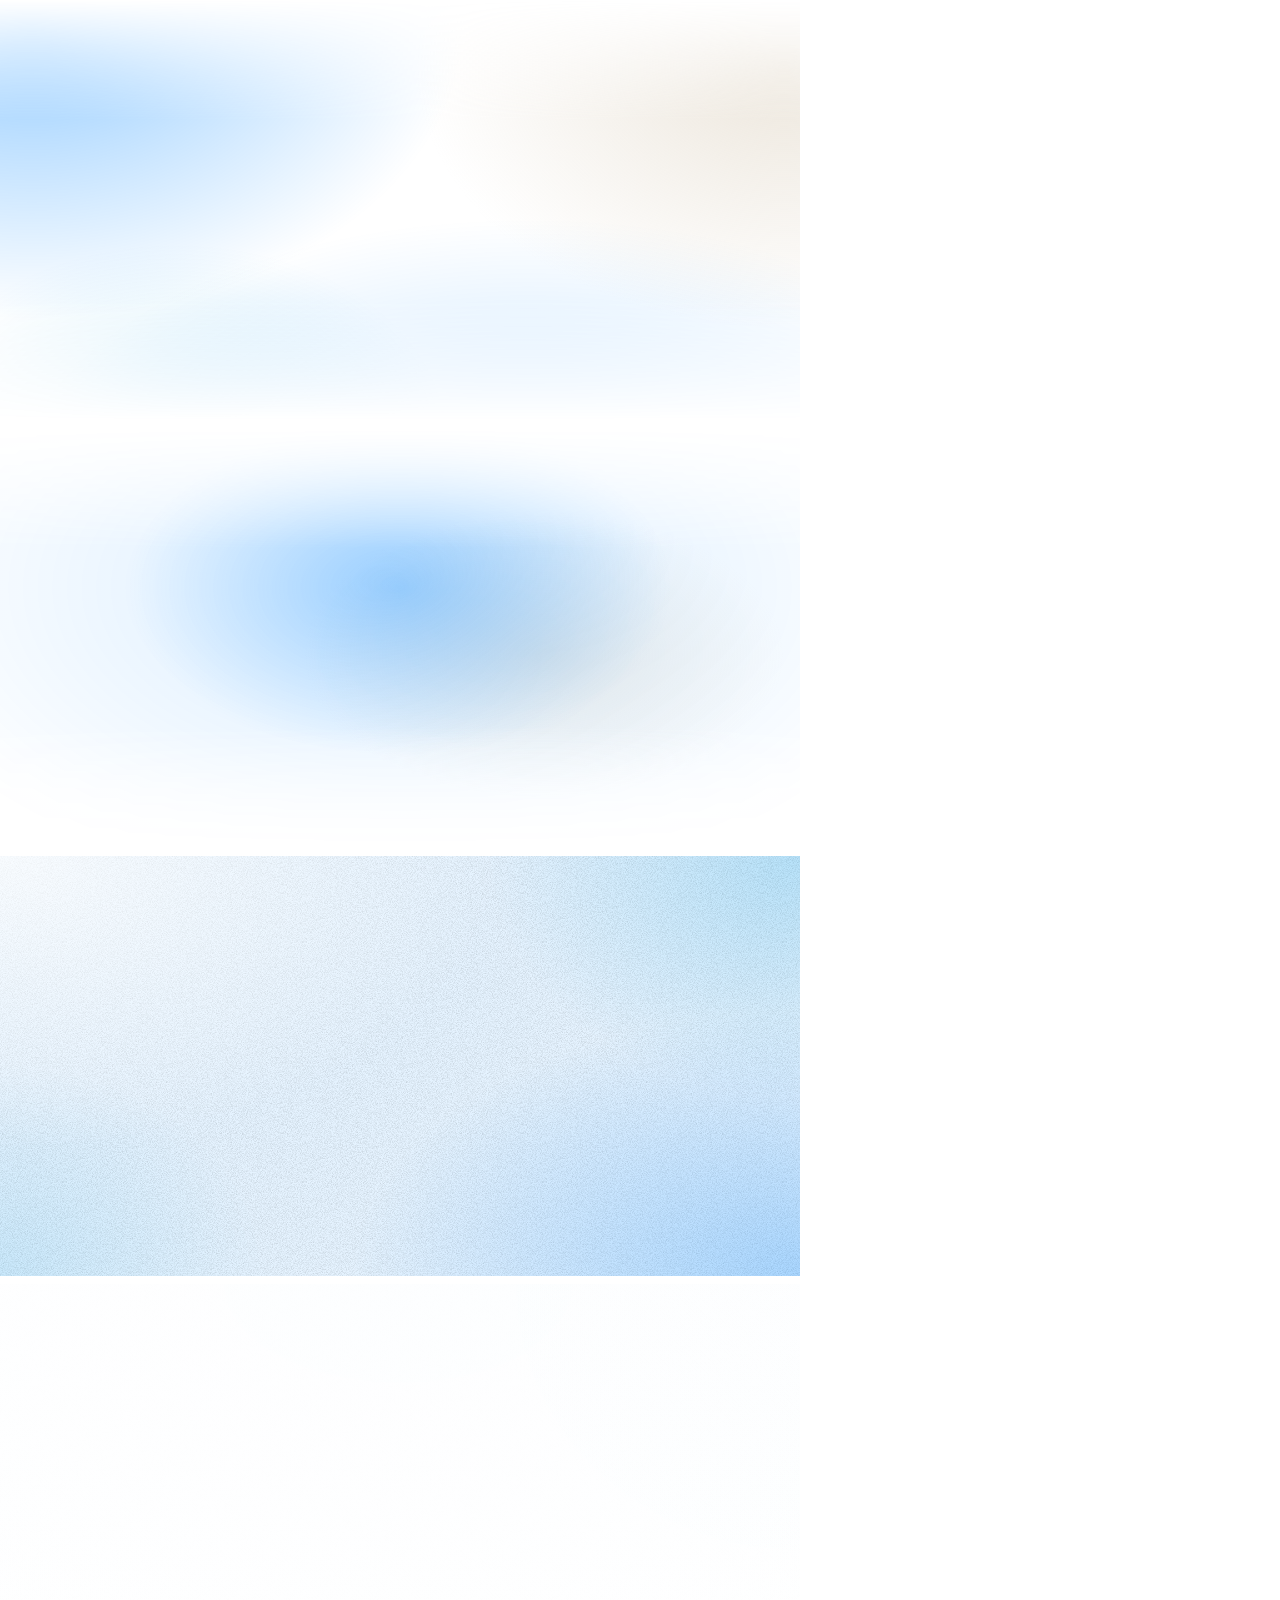
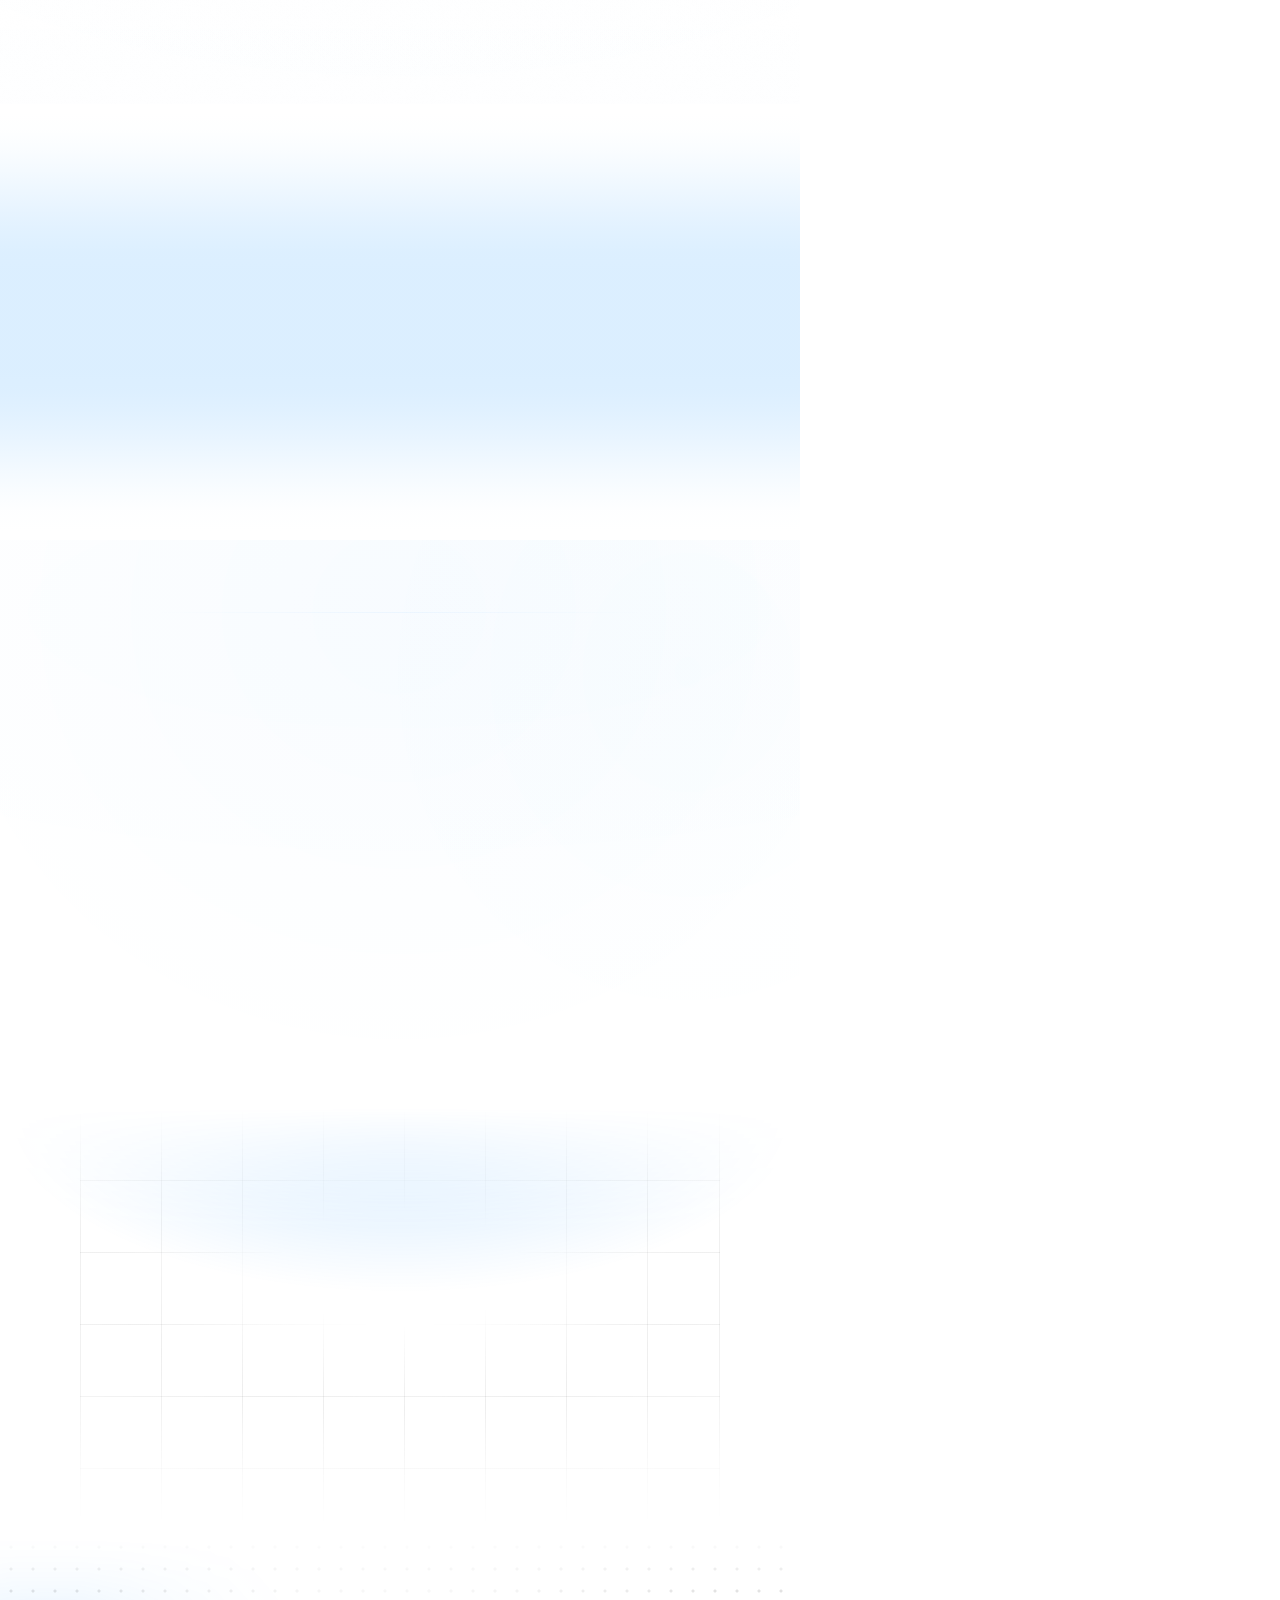
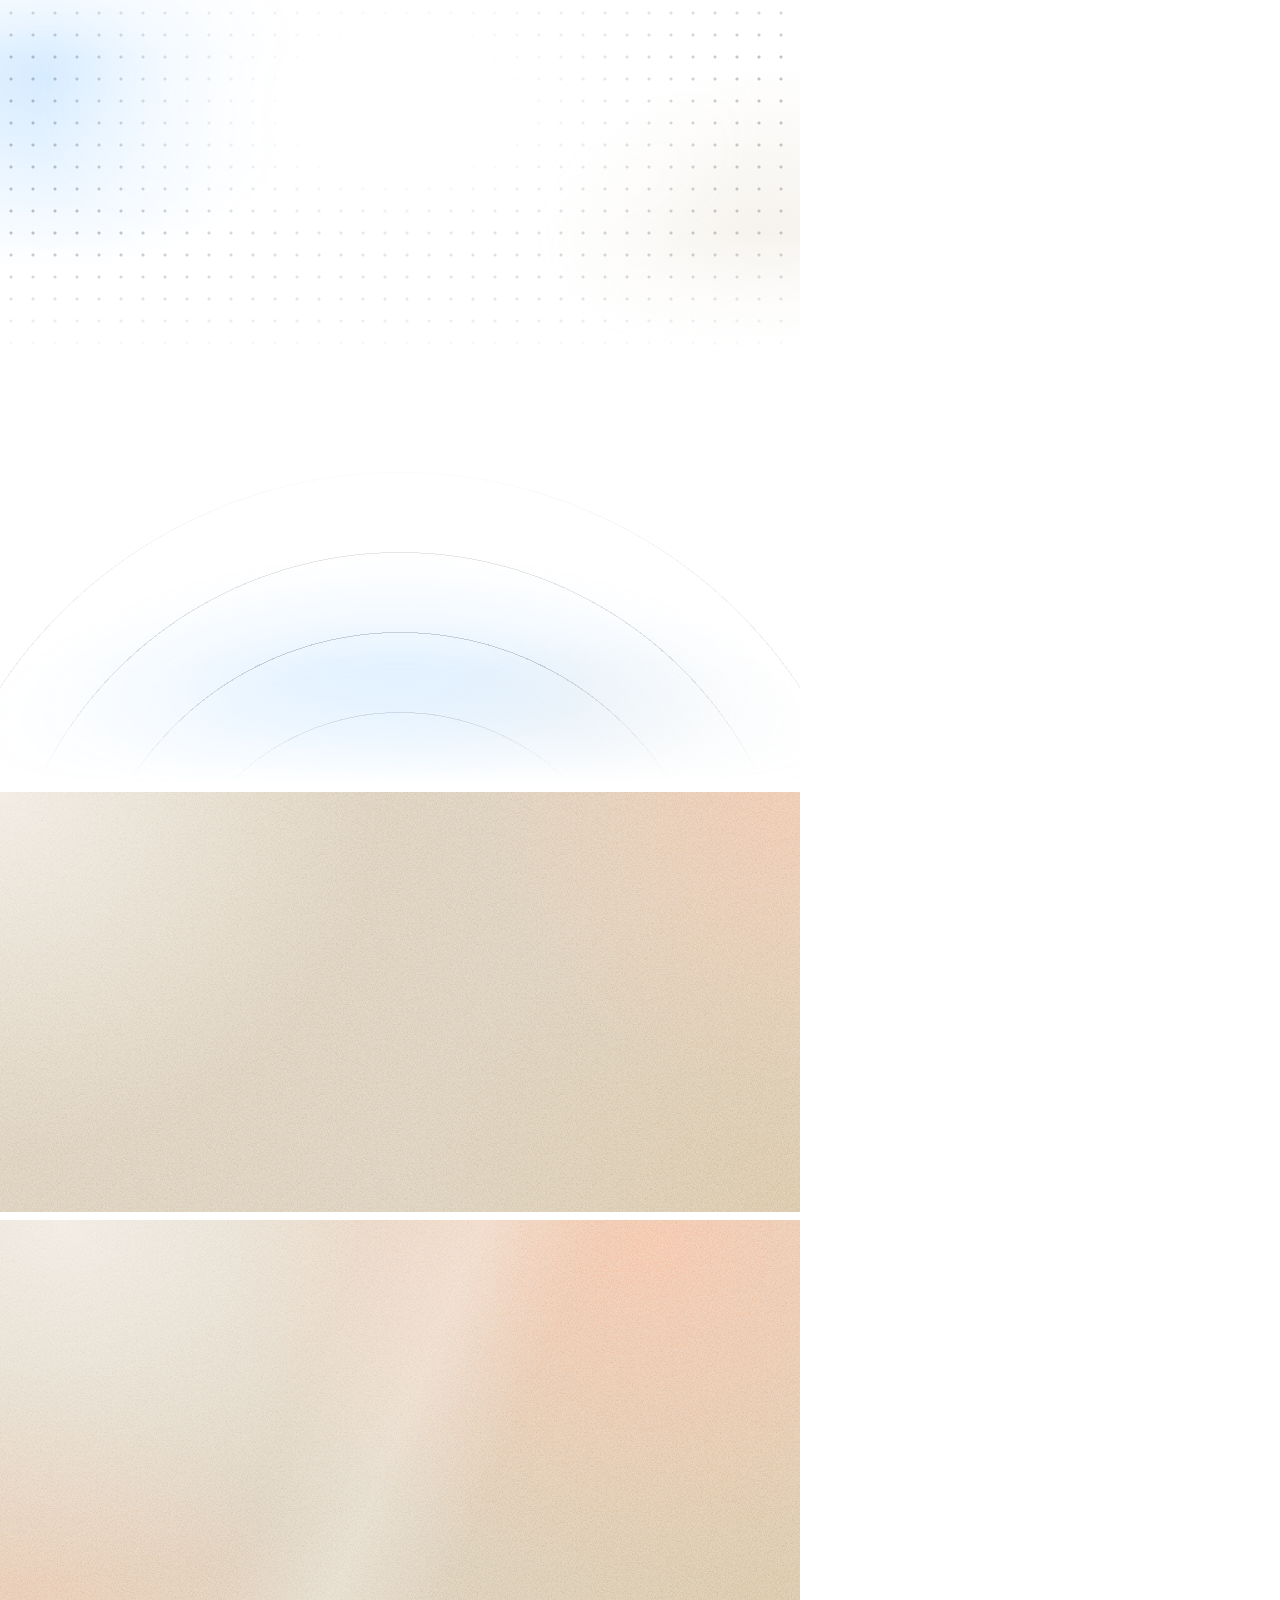
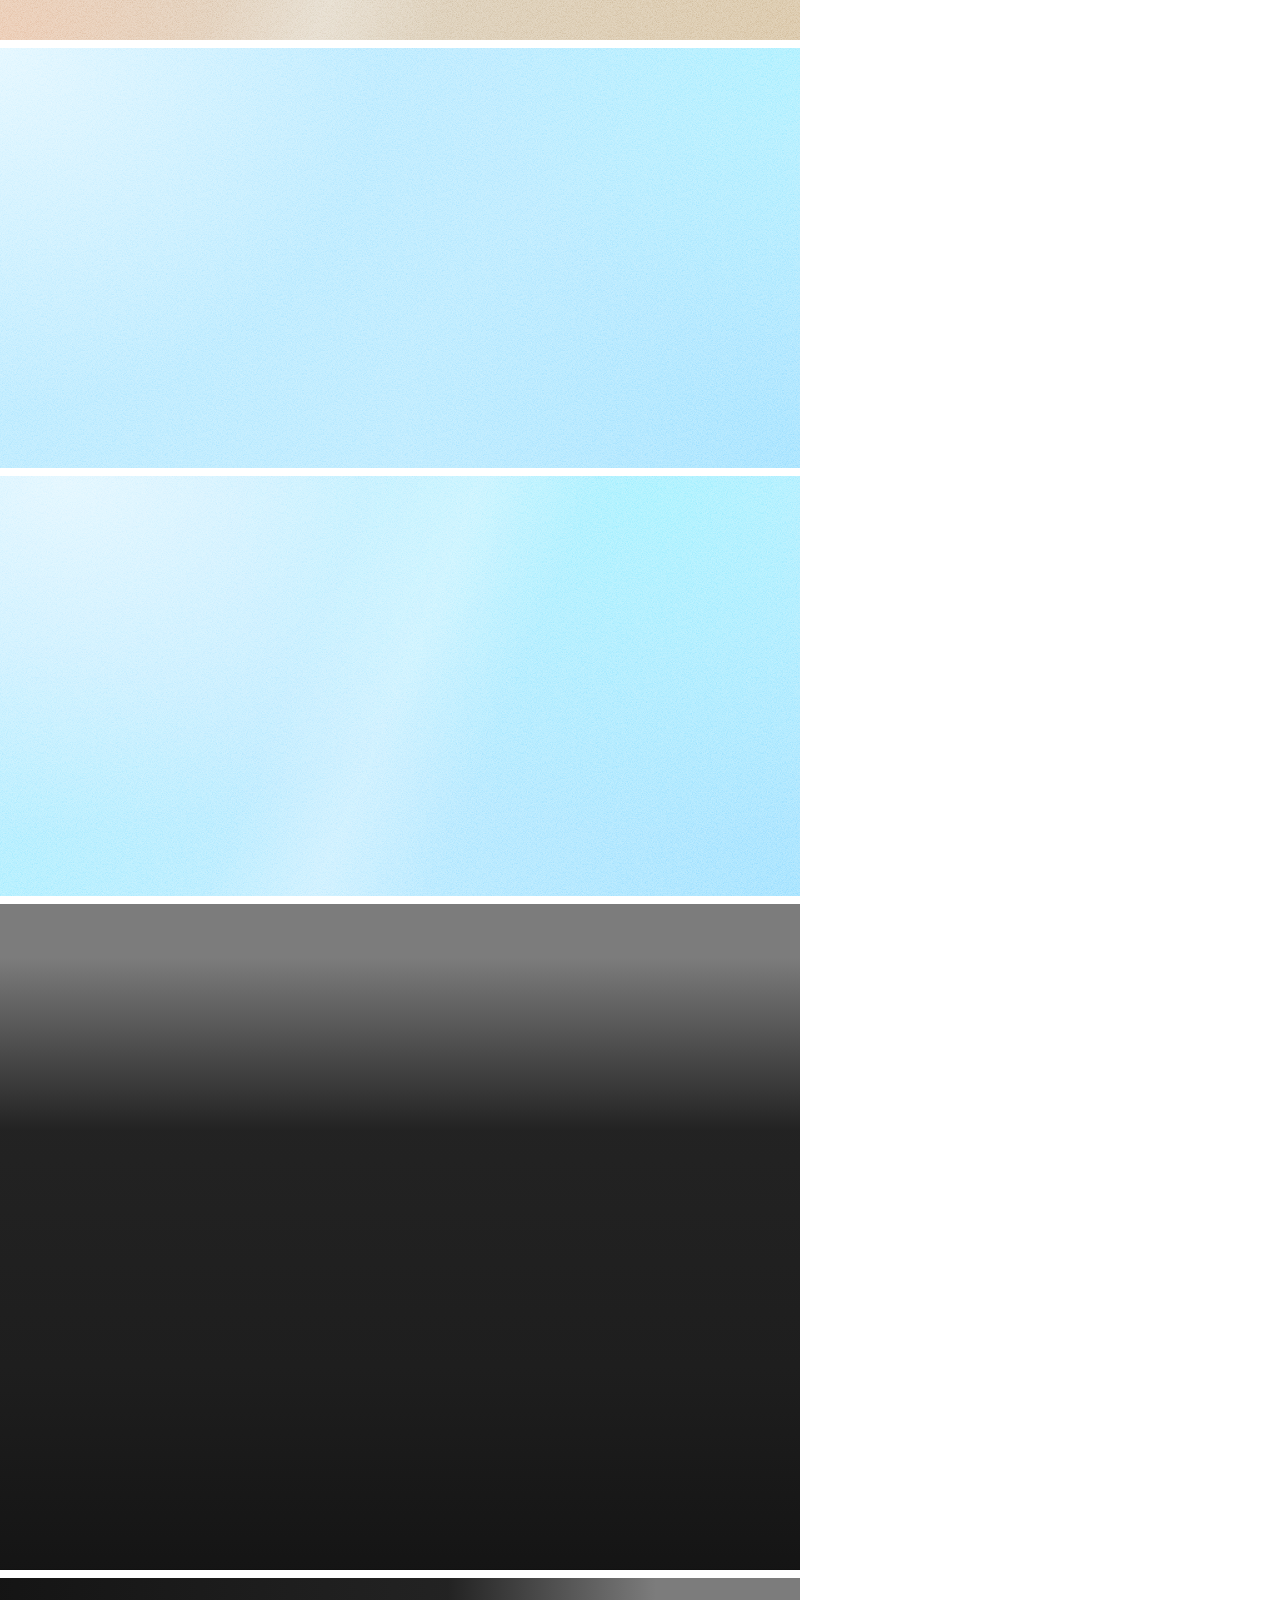
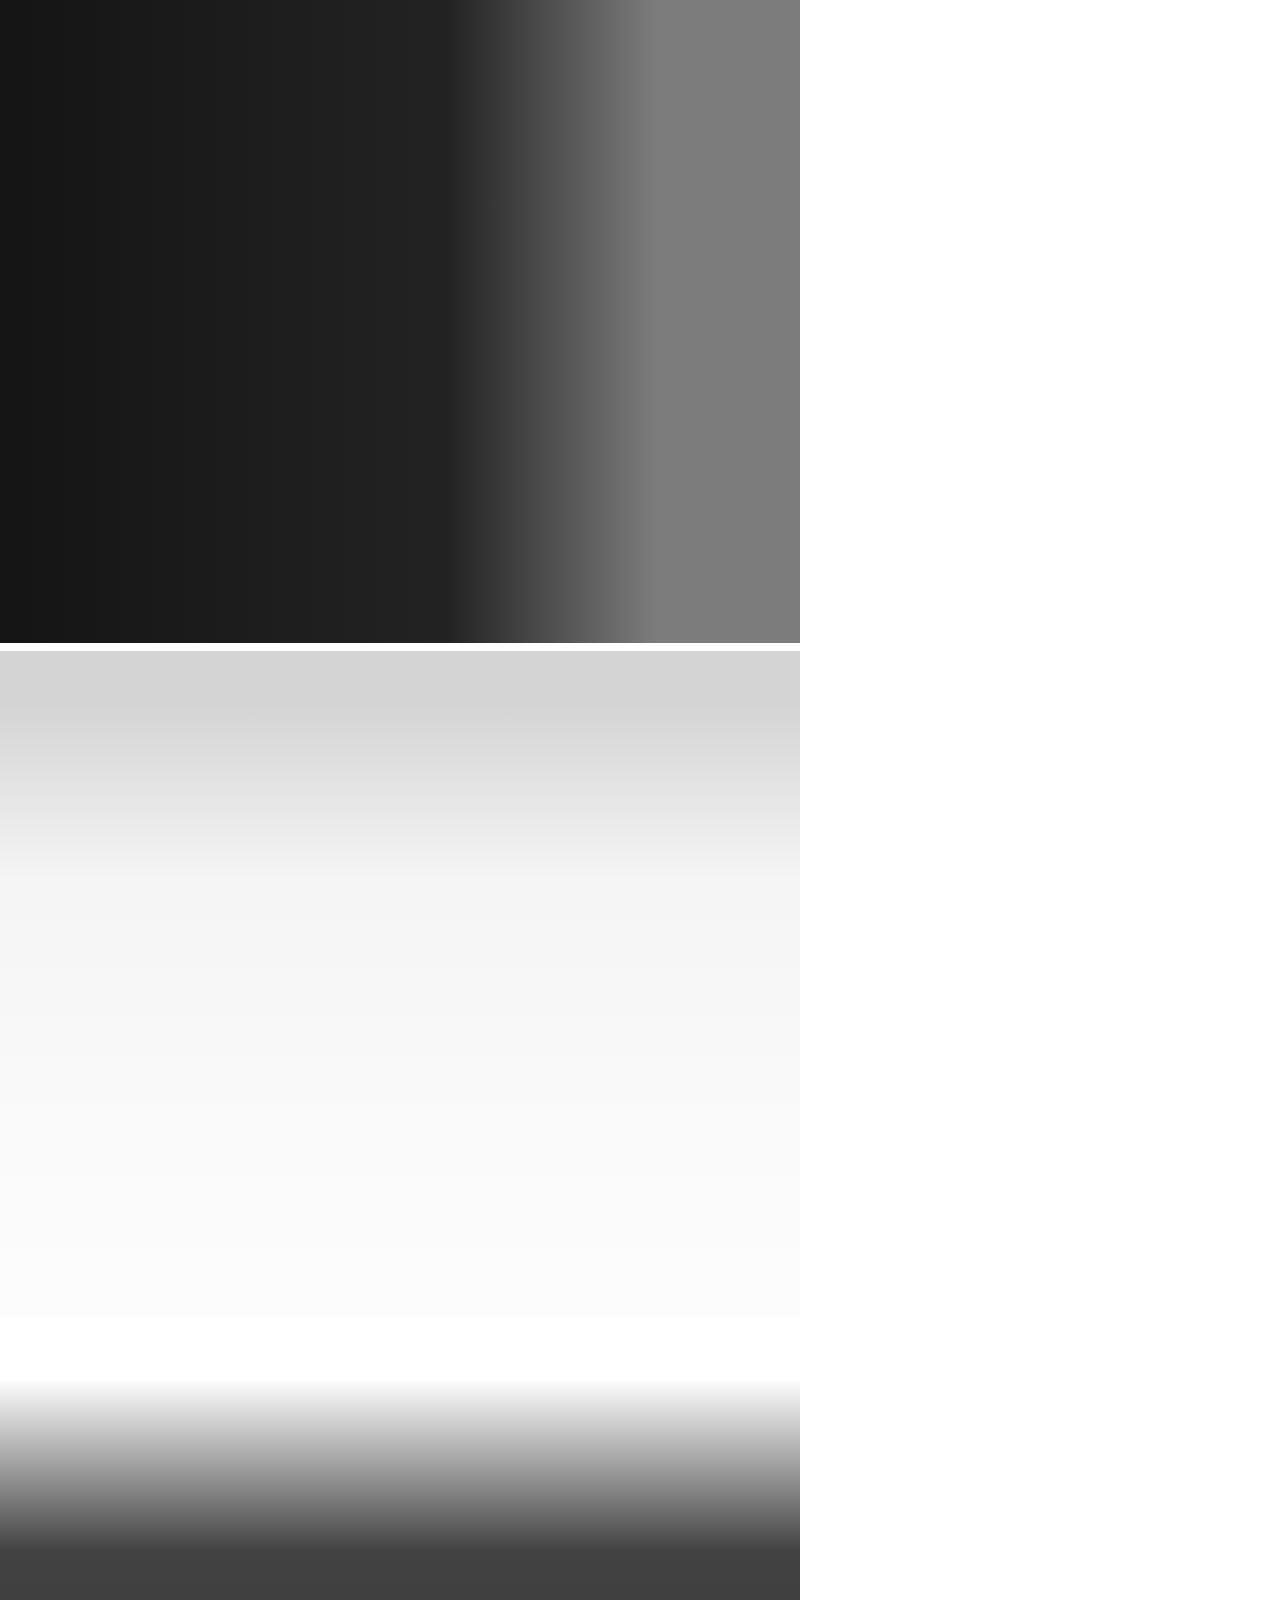
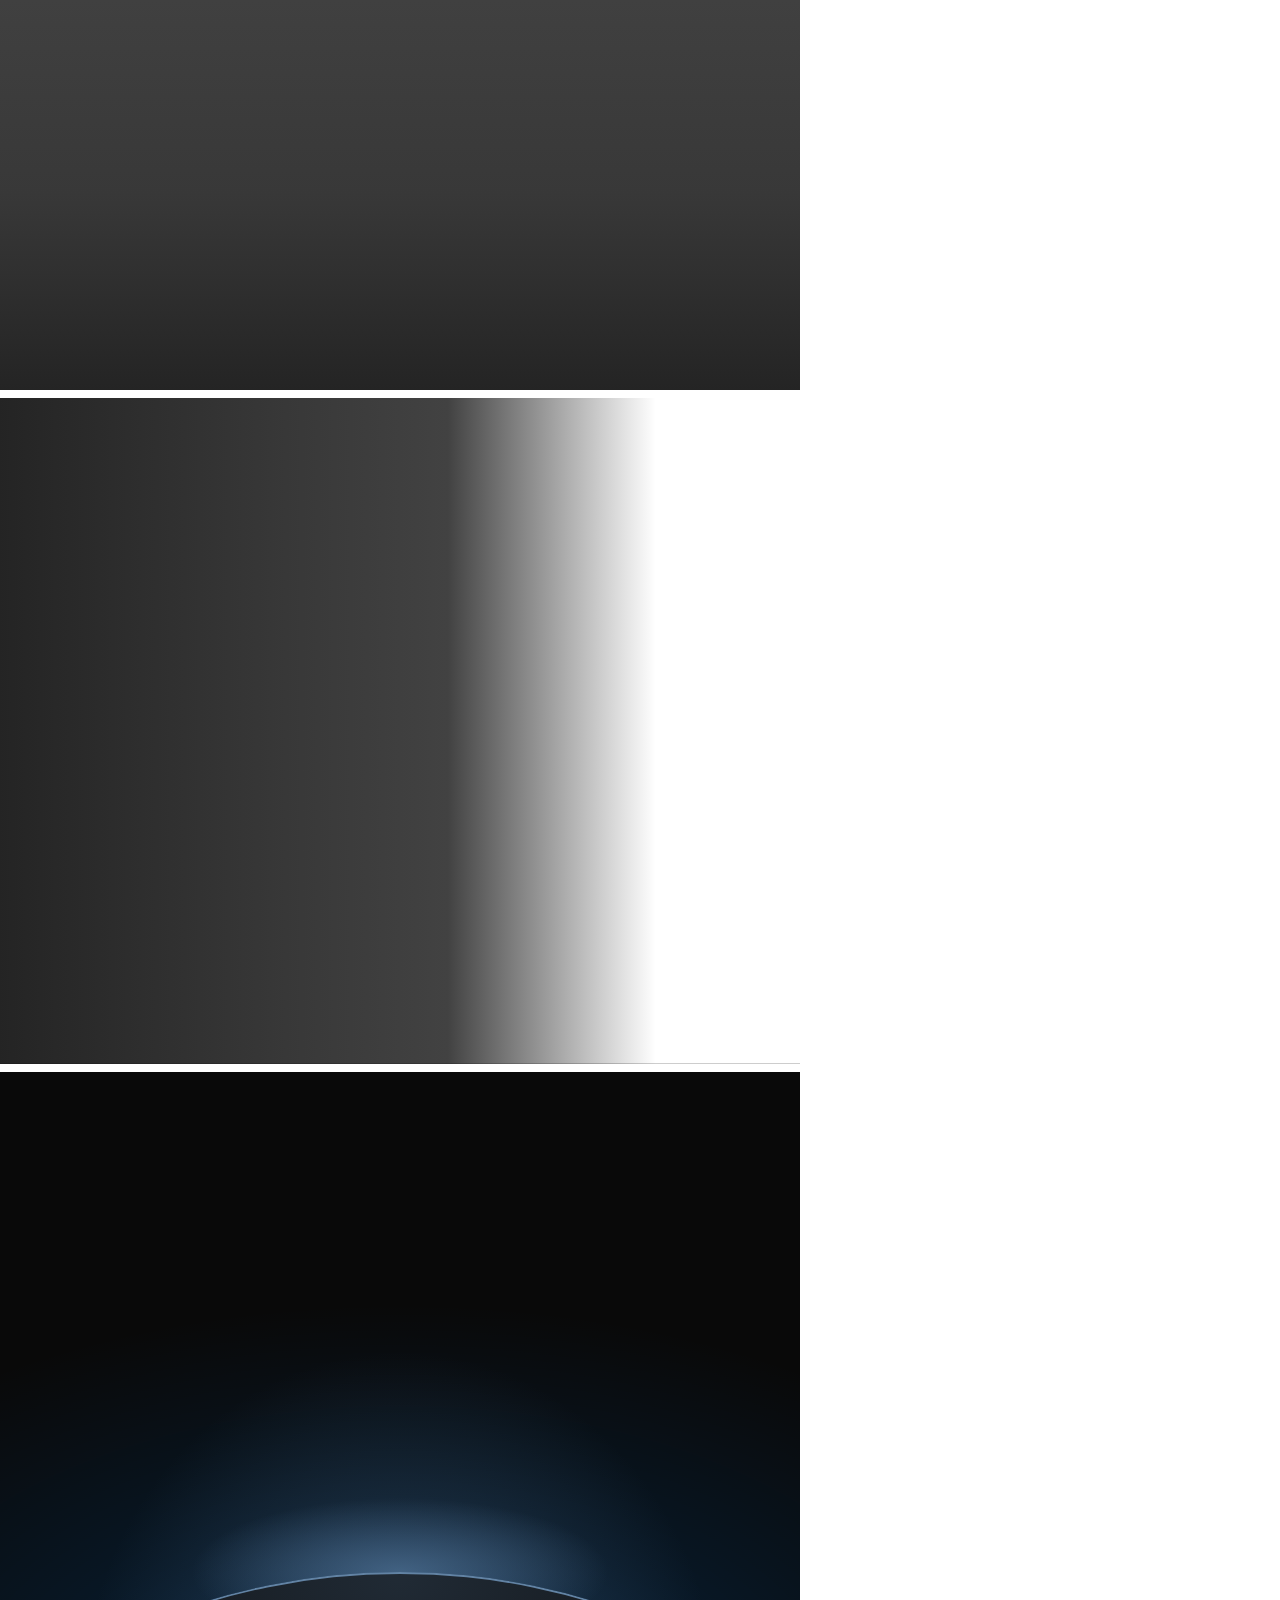
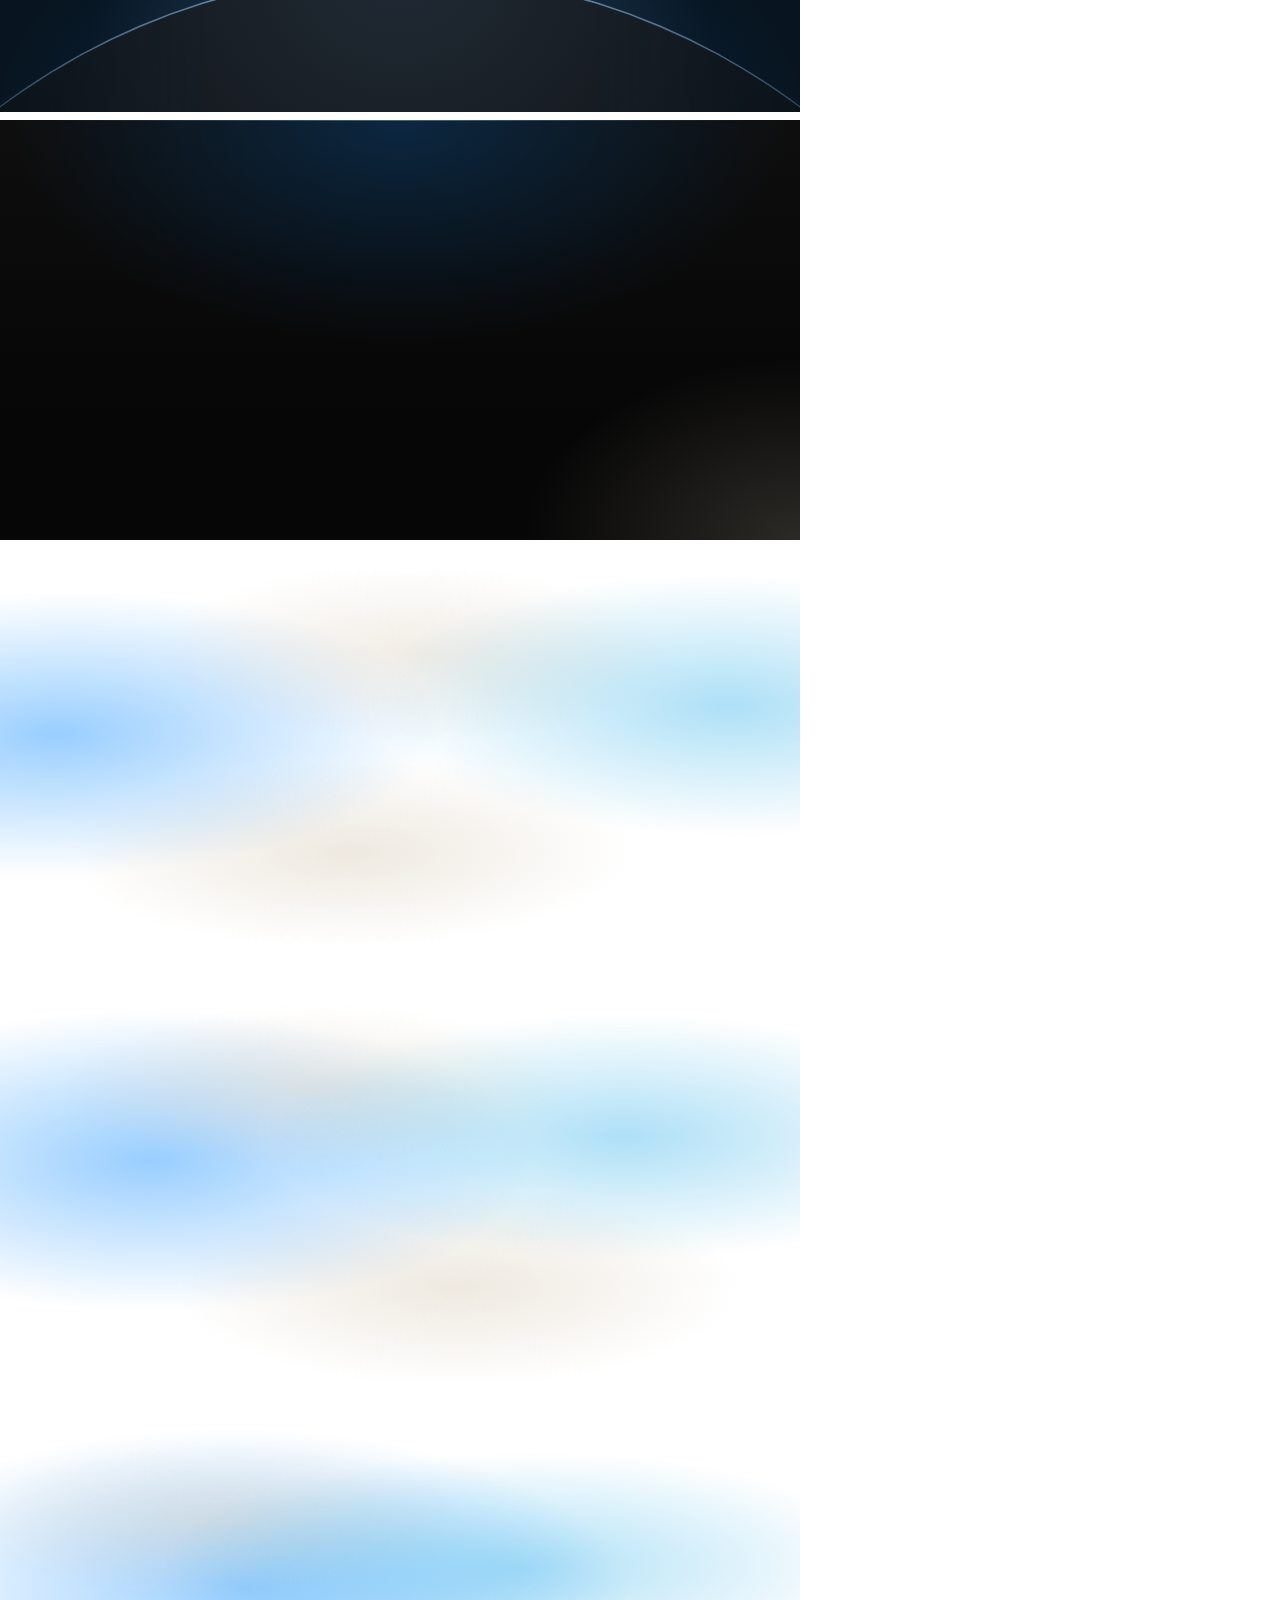
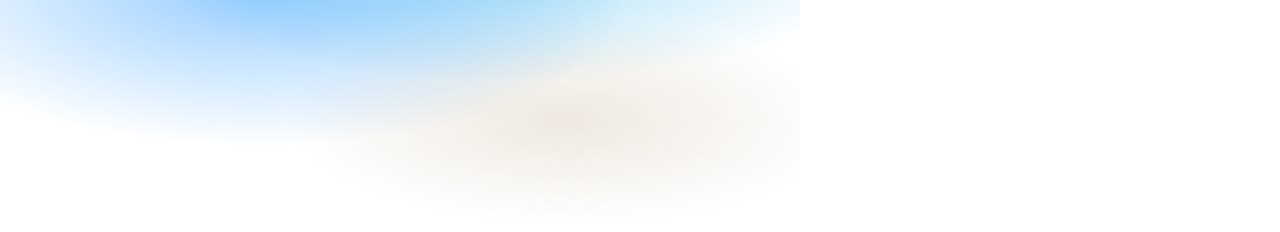
<file: assets/backgrounds/check.html>
<!doctype html>
<html lang="en" data-ground="sand">
<head>
<meta charset="utf-8">
<title>Backgrounds contrast check</title>
<!-- Every ground in a 800px box, for check.mjs: it sets a palette, screenshots the boxes and measures
     the ink and muted contrast on every pixel of each ground's text zone (index.json). The photograph
     grounds sit on a flat grey picture: #7c7c7c for the dark scrim, #d4d4d4 for the light one; and the worst case of the dark scrim: a white
     picture (white words on it). The light scrim is for pale photographs only. -->
<link rel="stylesheet" href="../system.css">
<link rel="stylesheet" href="backgrounds.css">
<style>body { margin: 0; width: 800px; } .box { width: 800px; margin: 0 0 8px; padding: 24px; font-size: 20px; } .pi, .pm { visibility: hidden; } .pi { color: var(--ink); } .pm { color: var(--muted); }  /* the liquid blobs held at the start, the middle and the end of their drift (the keyframes in backgrounds.css), so the text zone is measured where they stand under it */
  .at-start::before { animation: none; transform: translate3d(-7%, 0, 0) skewX(-7deg) scaleY(.94); } .at-start::after { animation: none; transform: translate3d(8%, 0, 0) skewX(6deg) scaleY(1.04); }
  .at-mid::before { animation: none; transform: translate3d(.5%, 0, 0) skewX(-.5deg) scaleY(.995); } .at-mid::after { animation: none; transform: translate3d(-.5%, 0, 0) scaleY(.98); }
  .at-end::before { animation: none; transform: translate3d(8%, 0, 0) skewX(6deg) scaleY(1.05); } .at-end::after { animation: none; transform: translate3d(-9%, 0, 0) skewX(-6deg) scaleY(.92); }
</style>
<script src="backgrounds.js" defer></script>
</head>
<body>
<div class="bg-mist box" data-g="mist" style="height:420px"><span class="pi">Ink</span> <span class="pm">Muted</span></div>
<div class="bg-halo box" data-g="halo" style="height:420px"><span class="pi">Ink</span> <span class="pm">Muted</span></div>
<div class="bg-grain box" data-g="grain" style="height:420px"><span class="pi">Ink</span> <span class="pm">Muted</span></div>
<div class="bg-paper box" data-g="paper" style="height:420px"><span class="pi">Ink</span> <span class="pm">Muted</span></div>
<div class="bg-dusk box" data-g="dusk" style="height:420px"><span class="pi">Ink</span> <span class="pm">Muted</span></div>
<div class="bg-topglow box" data-g="topglow" style="height:560px"><span class="pi">Ink</span> <span class="pm">Muted</span></div>
<div class="bg-ruled box" data-g="ruled" style="height:420px"><span class="pi">Ink</span> <span class="pm">Muted</span></div>
<div class="bg-dots box" data-g="dots" style="height:420px"><span class="pi">Ink</span> <span class="pm">Muted</span></div>
<div class="bg-arcs box" data-g="arcs" style="height:420px"><span class="pi">Ink</span> <span class="pm">Muted</span></div>
<div class="bg-band box" data-g="band" style="height:420px"><span class="pi">Ink</span> <span class="pm">Muted</span></div>
<div class="bg-field box" data-g="field" style="height:420px"><span class="pi">Ink</span> <span class="pm">Muted</span></div>
<div class="bg-band bg-tint box" data-g="band-tint" style="height:420px"><span class="pi">Ink</span> <span class="pm">Muted</span></div>
<div class="bg-field bg-tint box" data-g="field-tint" style="height:420px"><span class="pi">Ink</span> <span class="pm">Muted</span></div>
<div class="bg-photo box" data-g="photo" style="height:520px;--g-photo:linear-gradient(#7c7c7c,#7c7c7c)"><span class="pi">Ink</span> <span class="pm">Muted</span></div>
<div class="bg-photo bg-photo--left box" data-g="photo-left" style="height:520px;--g-photo:linear-gradient(#7c7c7c,#7c7c7c)"><span class="pi">Ink</span> <span class="pm">Muted</span></div>
<div class="bg-photo bg-photo--light box" data-g="photo-light" style="height:520px;--g-photo:linear-gradient(#d4d4d4,#d4d4d4)"><span class="pi">Ink</span> <span class="pm">Muted</span></div>
<div class="bg-photo box" data-g="photo-white" style="height:520px;--g-photo:linear-gradient(#fff,#fff)"><span class="pi">Ink</span> <span class="pm">Muted</span></div>
<div class="bg-photo bg-photo--left box" data-g="photo-left-white" style="height:520px;--g-photo:linear-gradient(#fff,#fff)"><span class="pi">Ink</span> <span class="pm">Muted</span></div>
<div class="bg-horizon box" data-g="horizon" style="height:640px"><span class="pi">Ink</span> <span class="pm">Muted</span></div>
<div class="bg-deep box" data-g="deep" style="height:420px"><span class="pi">Ink</span> <span class="pm">Muted</span></div>
<div class="bg-liquid box at-start" data-g="liquid" data-no-pause style="height:420px"><span class="pi">Ink</span> <span class="pm">Muted</span></div>
<div class="bg-liquid box at-mid" data-g="liquid-mid" data-no-pause style="height:420px"><span class="pi">Ink</span> <span class="pm">Muted</span></div>
<div class="bg-liquid box at-end" data-g="liquid-end" data-no-pause style="height:420px"><span class="pi">Ink</span> <span class="pm">Muted</span></div>

</body>
</html>
</file>
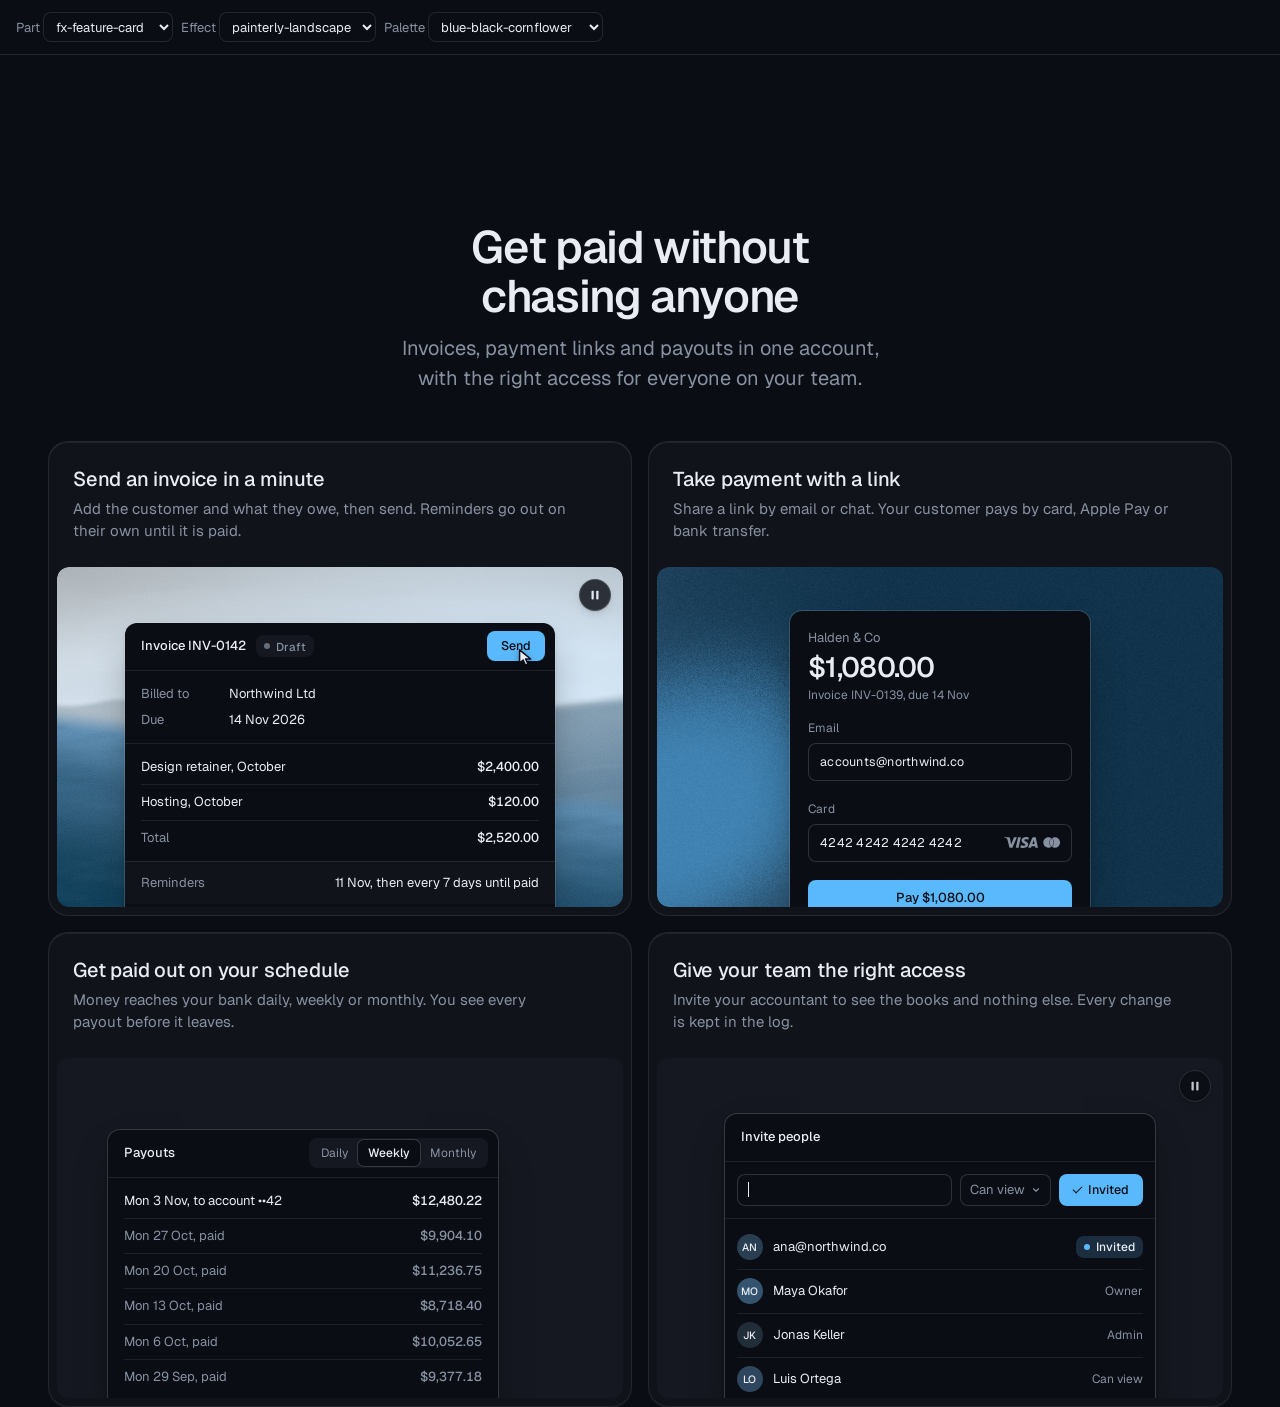
<file: assets/components/_lab.html>
<!doctype html>
<html lang="en" data-radius="soft">
<head>
<script>window.__tpGlMax = 16;   /* a gallery shows many live effects at once; a page of a site keeps the default 4 (fx.js) */</script>
<meta charset="utf-8">
<meta name="viewport" content="width=device-width, initial-scale=1">
<title>Component lab</title>
<link rel="preconnect" href="https://fonts.googleapis.com">
<link rel="preconnect" href="https://fonts.gstatic.com" crossorigin>
<link href="https://fonts.googleapis.com/css2?family=Geist:wght@100..900&family=Geist+Mono:wght@400..600&display=swap" rel="stylesheet">
<link rel="stylesheet" href="../system.css">
<link rel="stylesheet" href="./base.css">
<style>
  /* one component on its own, with a chosen effect (or object) and palette:
     _lab.html?c=fx-chart&fx=ruled-grounds&palette=white-link-blue&w=640 */
  :root { --font-display: "Geist", system-ui, sans-serif; --font-text: "Geist", system-ui, sans-serif; --font-mono: "Geist Mono", ui-monospace, monospace; --display-weight: 560; --display-tracking: -0.03em; }
  body { min-height: 100vh; margin: 0; }
  .bar { display: flex; flex-wrap: wrap; gap: 8px; align-items: center; padding: 12px 16px; border-bottom: 1px solid var(--line); font: 13px/1.4 var(--font-text); color: var(--muted); }
  .bar select { font: inherit; color: var(--ink); background: var(--bg); border: 1px solid var(--line); border-radius: var(--r-sm); height: 30px; padding: 0 8px; }
  .stage { padding: clamp(16px, 4vw, 48px); margin-inline: auto; }
</style>
</head>
<body>
<div class="bar">
  <label>Part <select id="c"></select></label>
  <label>Effect <select id="fx"></select></label>
  <label>Palette <select id="pal"></select></label>
</div>
<main class="stage" id="stage"></main>
<script type="module">
  import fx from '../effects/fx.js';
  const PARTS = ['fx-feature-card', 'fx-dither-object', 'fx-headline', 'fx-button', 'fx-prompt', 'fx-icon-tiles', 'fx-stat', 'fx-globe', 'fx-map', 'fx-chart', 'fx-bars', 'fx-band', 'fx-spotlight', 'fx-photo', 'fx-avatar', 'fx-search', 'fx-logos', 'fx-tabs', 'fx-pricing', 'fx-progress'];
  const PALETTES = {
    'blue-black-cornflower': { bg: '#0a0d14', surface: '#131824', ink: '#e9edf3', muted: '#8891a1', accent: '#5ab9fc', accentInk: '#0a0d14' },
    'graphite-safety-orange': { bg: '#18191b', surface: '#222427', ink: '#eff0f1', muted: '#9c9ea3', accent: '#ff4a1f', accentInk: '#18191b' },
    'white-link-blue': { bg: '#ffffff', surface: '#f4f4f4', ink: '#111111', muted: '#6b6b6b', accent: '#1a4be0', accentInk: '#ffffff' },
    'moss-sand': { bg: '#ddd6c6', surface: '#d2cab8', ink: '#2a2a26', muted: '#59574e', accent: '#4f6238', accentInk: '#ffffff' },
    'cobalt-field': { bg: '#0034eb', surface: '#002fd6', ink: '#ffffff', muted: '#dfe4f2', accent: '#e9e34a', accentInk: '#111111' },
  };
  const q = new URLSearchParams(location.search);
  const part = PARTS.includes(q.get('c')) ? q.get('c') : PARTS[0];
  const palId = PALETTES[q.get('palette')] ? q.get('palette') : 'blue-black-cornflower';
  const p = PALETTES[palId];
  const s = document.documentElement.style;
  const action = fx.color.contrast(p.accent, p.bg) >= 2.2 ? p.accent : p.ink;
  Object.entries({ '--p-bg': p.bg, '--p-surface': p.surface, '--p-ink': p.ink, '--p-muted': p.muted, '--p-accent': p.accent, '--p-accent-ink': p.accentInk, '--p-action': action, '--p-action-ink': action === p.accent ? p.accentInk : p.bg }).forEach(([k, v]) => s.setProperty(k, v));
  s.colorScheme = fx.color.isDark(p.bg) ? 'dark' : 'light';
  if (q.has('fallback')) fx.config.forceFallback = true;
  // one part at a time: at most 4 live WebGL contexts on this page
  fx.config.maxLive = 4;
  if (q.has('w')) document.getElementById('stage').style.maxWidth = q.get('w') + 'px';

  const base = `./${part}/`;
  const [meta, html, mod] = await Promise.all([fetch(base + 'meta.json').then(r => r.json()), fetch(base + 'component.html').then(r => r.text()), import(base + 'component.js')]);
  const link = Object.assign(document.createElement('link'), { rel: 'stylesheet', href: base + 'component.css' });
  document.head.append(link);
  await new Promise(r => { link.onload = link.onerror = r; });
  const choices = meta.effects?.length ? meta.effects : meta.objects || [];
  const chosen = choices.includes(q.get('fx')) ? q.get('fx') : meta.default;
  const stage = document.getElementById('stage');
  stage.innerHTML = html;
  const root = stage.firstElementChild;
  // the chosen effect goes where the part reads it: data-cx-object, data-cx-fill, or data-cx-effect on the root
  // the dither object: one figure set to the chosen object (one live object, as on a page); no caption under it
  if (meta.objects) {
    const fig = root.matches('[data-cx-object]') ? root : root.querySelector('[data-cx-object]');
    fig.dataset.cxObject = chosen;
    if (q.get('render') === 'studio') fig.dataset.cxRender = 'studio';
    fig.querySelector('.cx-obj__stage').removeAttribute('aria-label');
    fig.style.maxWidth = '720px';
  }
  // without ?fx= the markup keeps its own effects (the feature card mixes a landscape and a grain: setting
  // the default on every panel would paint the grain panel as a landscape too)
  else if (!choices.includes(q.get('fx'))) { /* as written */ }
  else if (root.querySelector('[data-cx-fill]')) root.querySelectorAll('[data-cx-fill]').forEach(el => { el.dataset.cxFill = chosen; });
  else if (root.querySelector('[data-cx-effect]')) root.querySelectorAll('[data-cx-effect]').forEach(el => { el.dataset.cxEffect = chosen; });
  else root.dataset.cxEffect = chosen;
  // the map draws its baked streets; an effect named with ?fx= shows its fallback ground (no map data) instead
  if (part === 'fx-map' && choices.includes(q.get('fx'))) delete root.dataset.cxMap;
  await document.fonts.ready;
  window.__part = mod.default(root);
  setTimeout(() => { document.documentElement.dataset.ready = '1'; }, 1200);

  const fill = (sel, list, cur, key) => {
    const el = document.getElementById(sel);
    el.innerHTML = list.map(v => `<option${v === cur ? ' selected' : ''}>${v}</option>`).join('');
    el.addEventListener('change', () => { q.set(key, el.value); if (key === 'c') q.delete('fx'); location.search = q.toString(); });
  };
  fill('c', PARTS, part, 'c');
  // a part whose default is none (the map's streets, the photograph as it is) lists none first, so the
  // select never shows an effect that is not on
  fill('fx', meta.default === 'none' ? ['none', ...choices] : choices, chosen, 'fx');
  fill('pal', Object.keys(PALETTES), palId, 'palette');
</script>
</body>
</html>
</file>
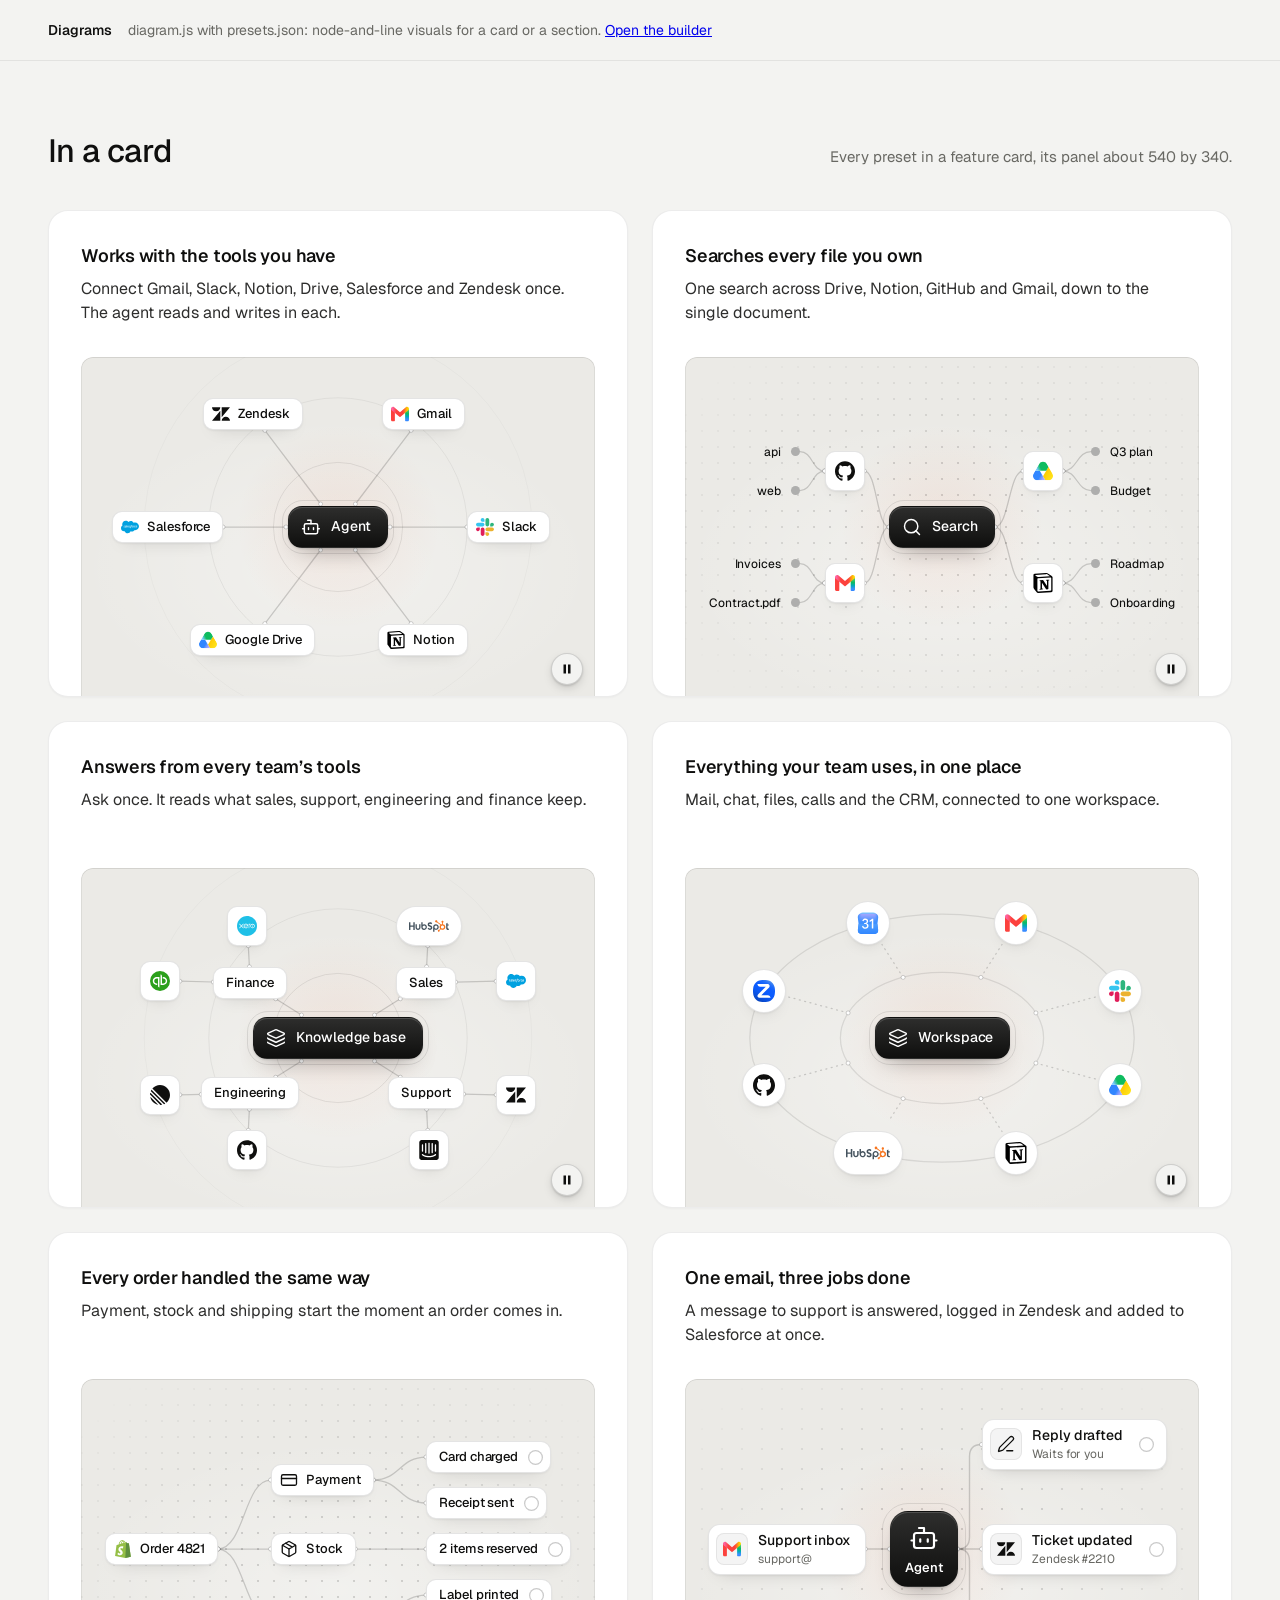
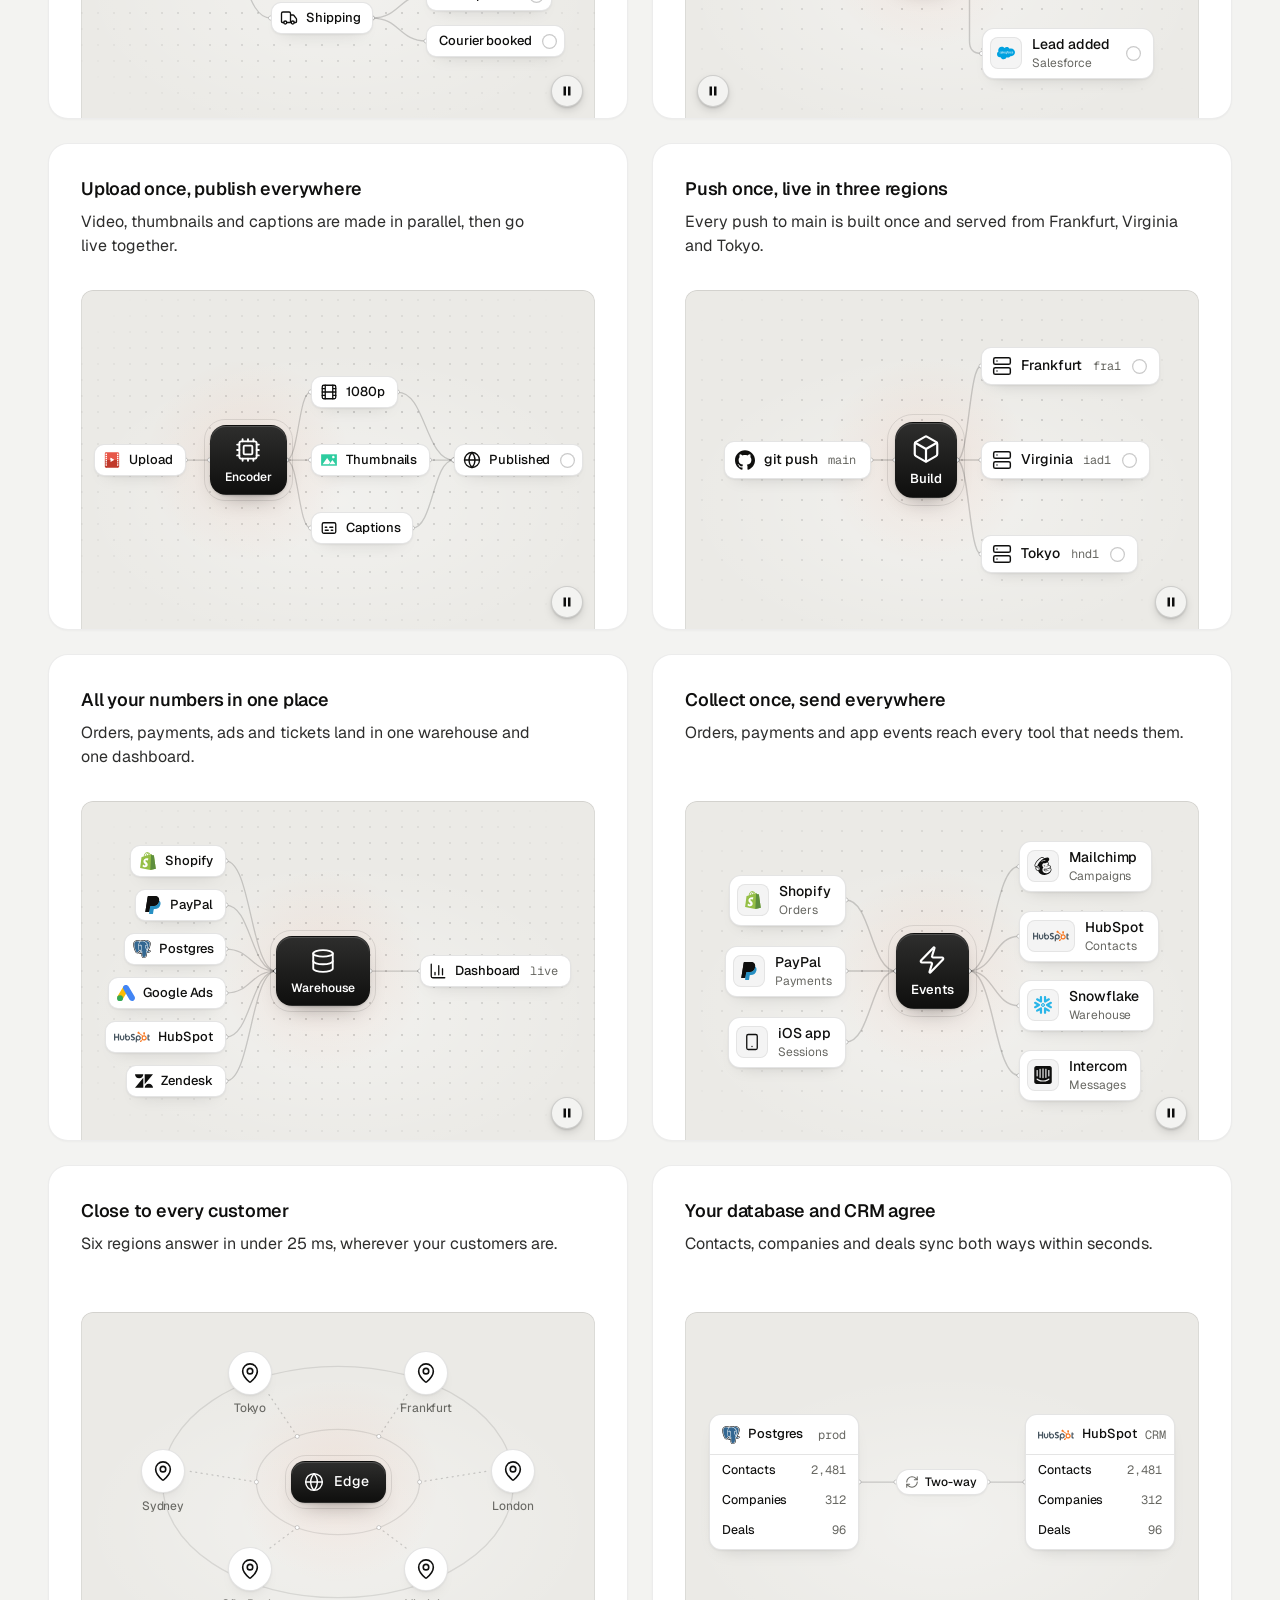
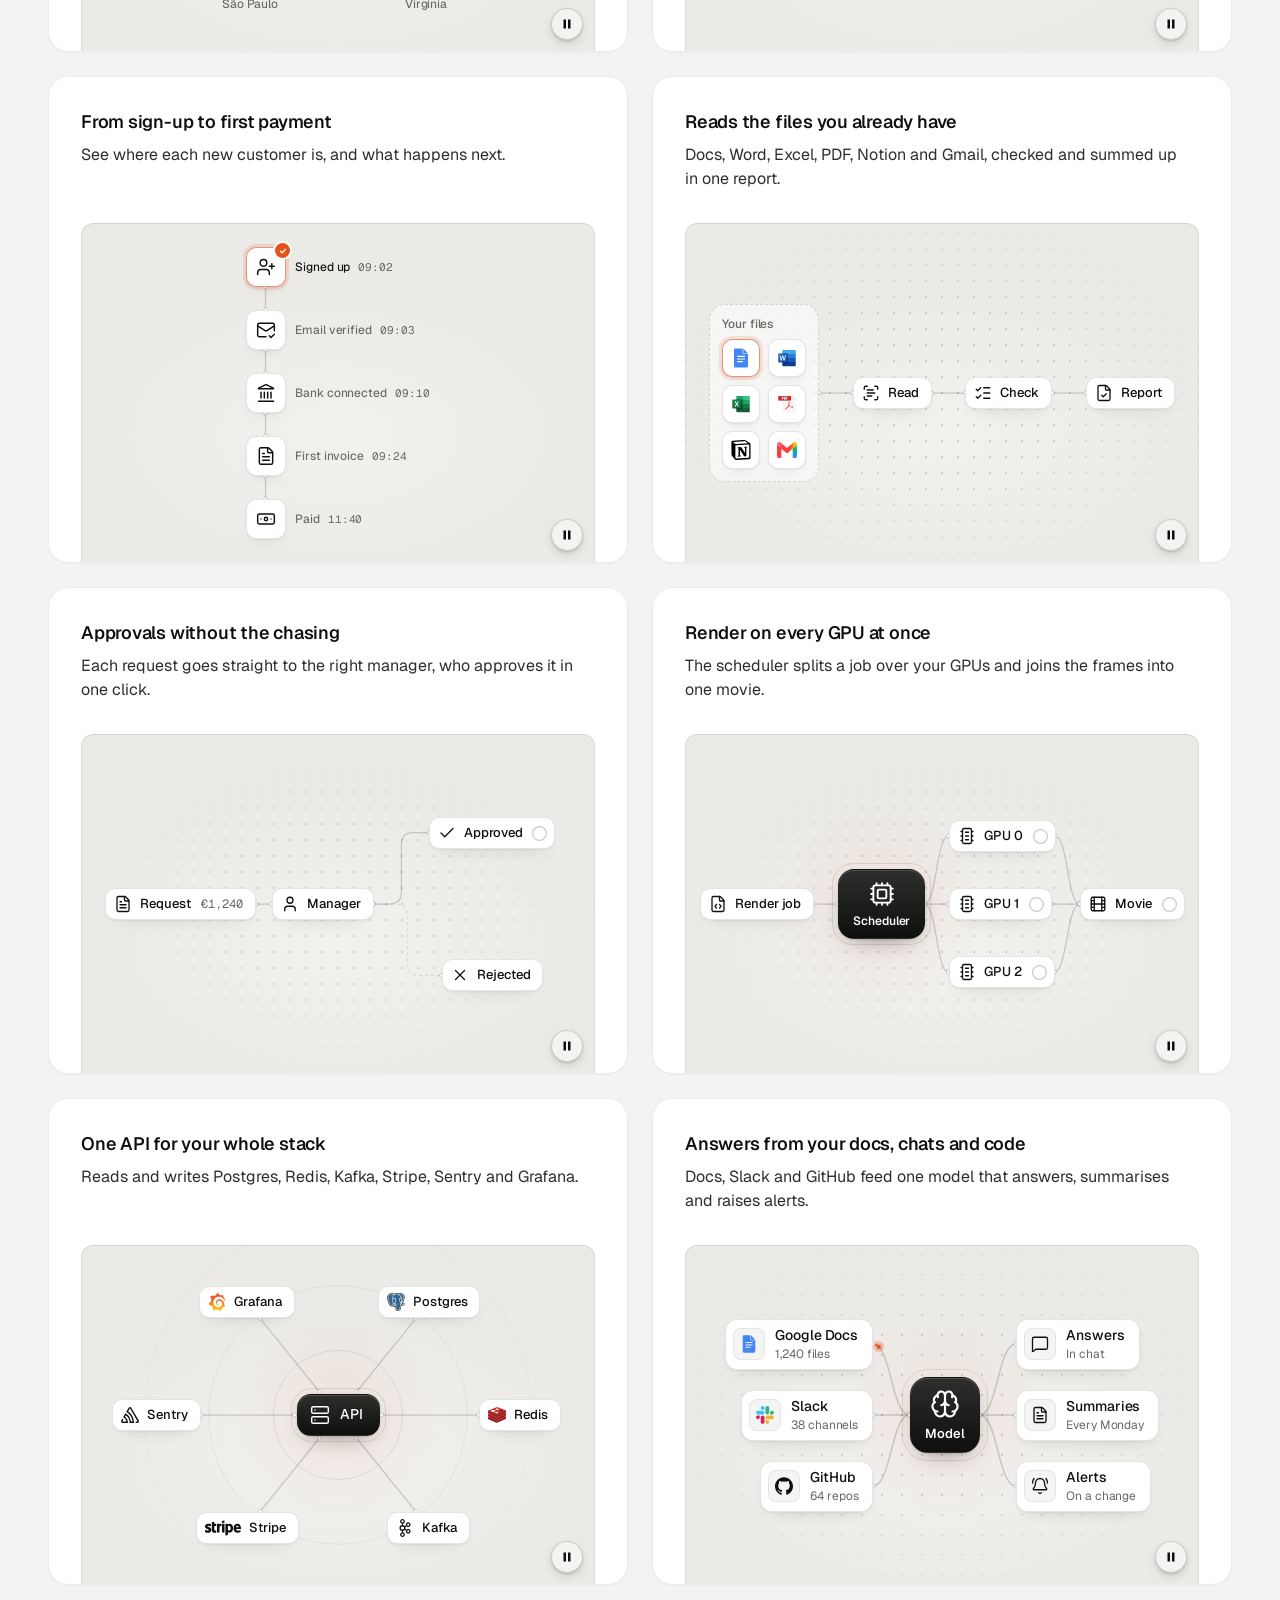
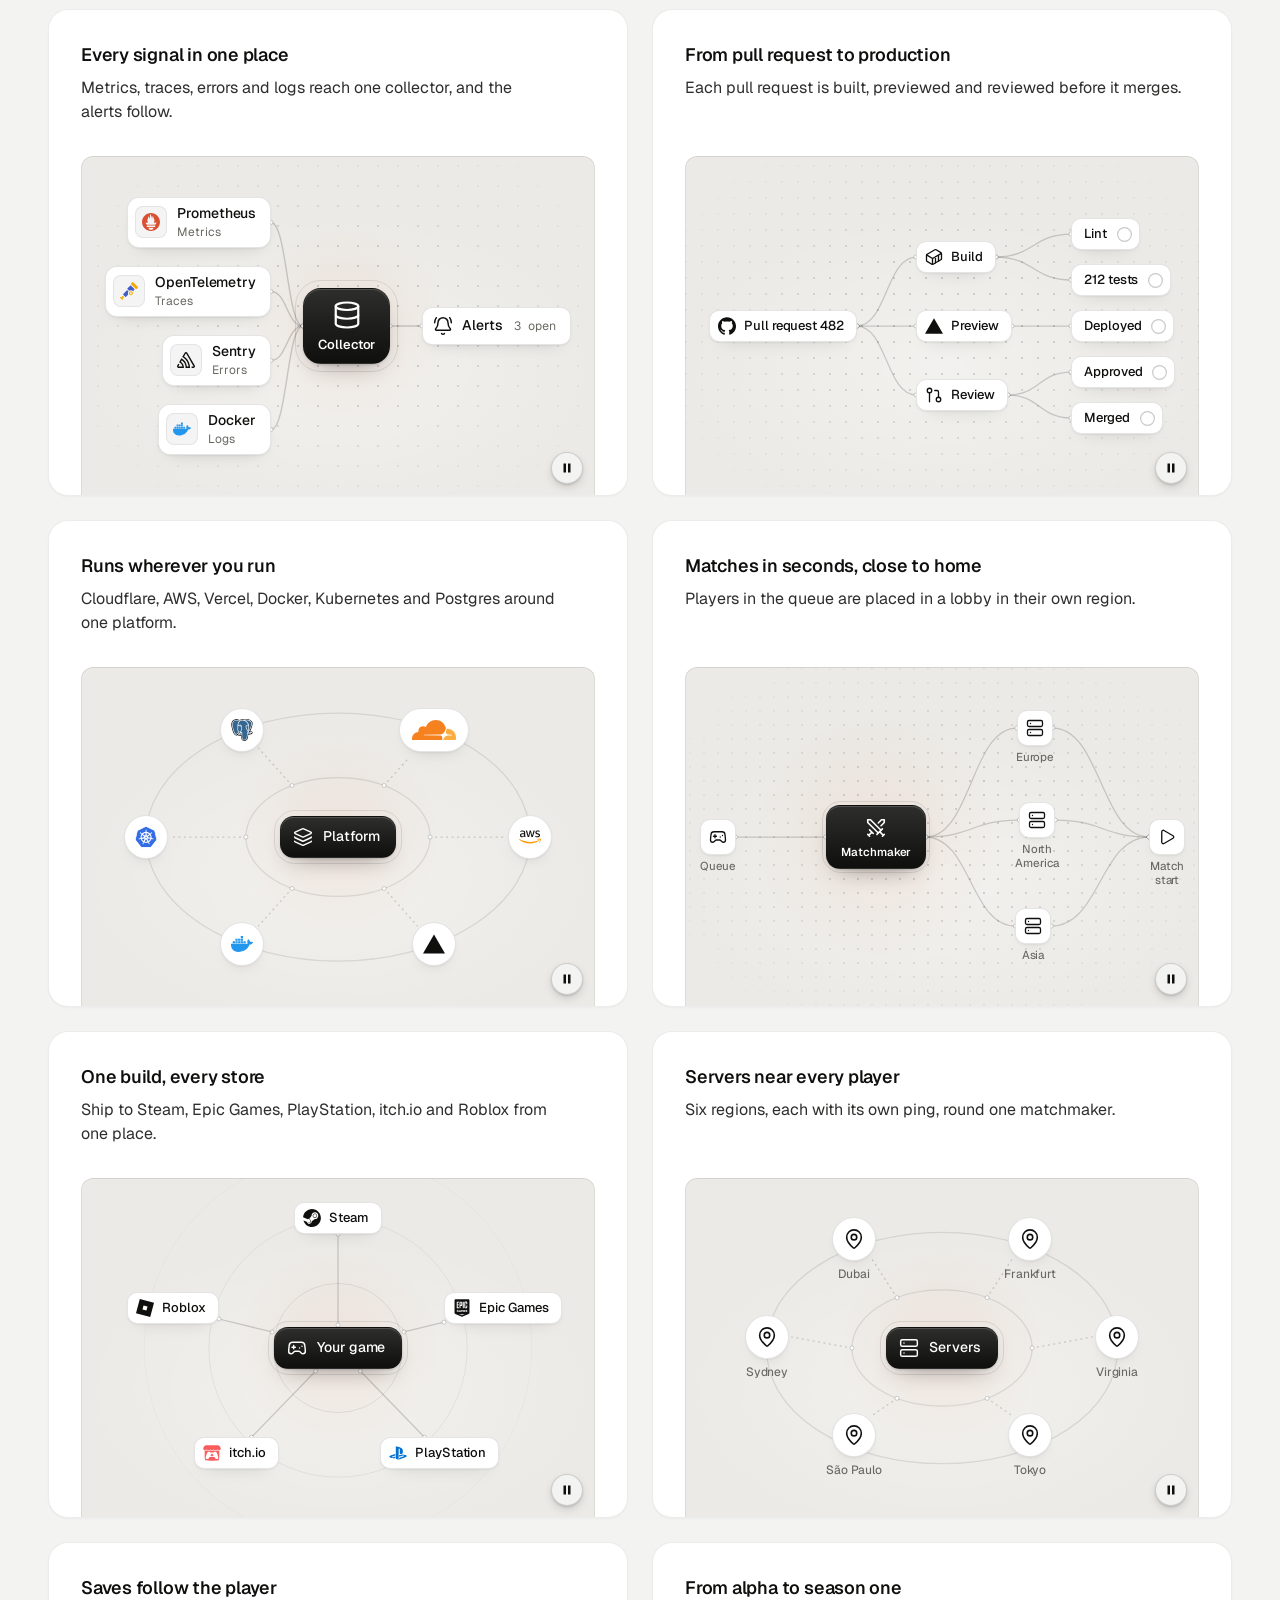
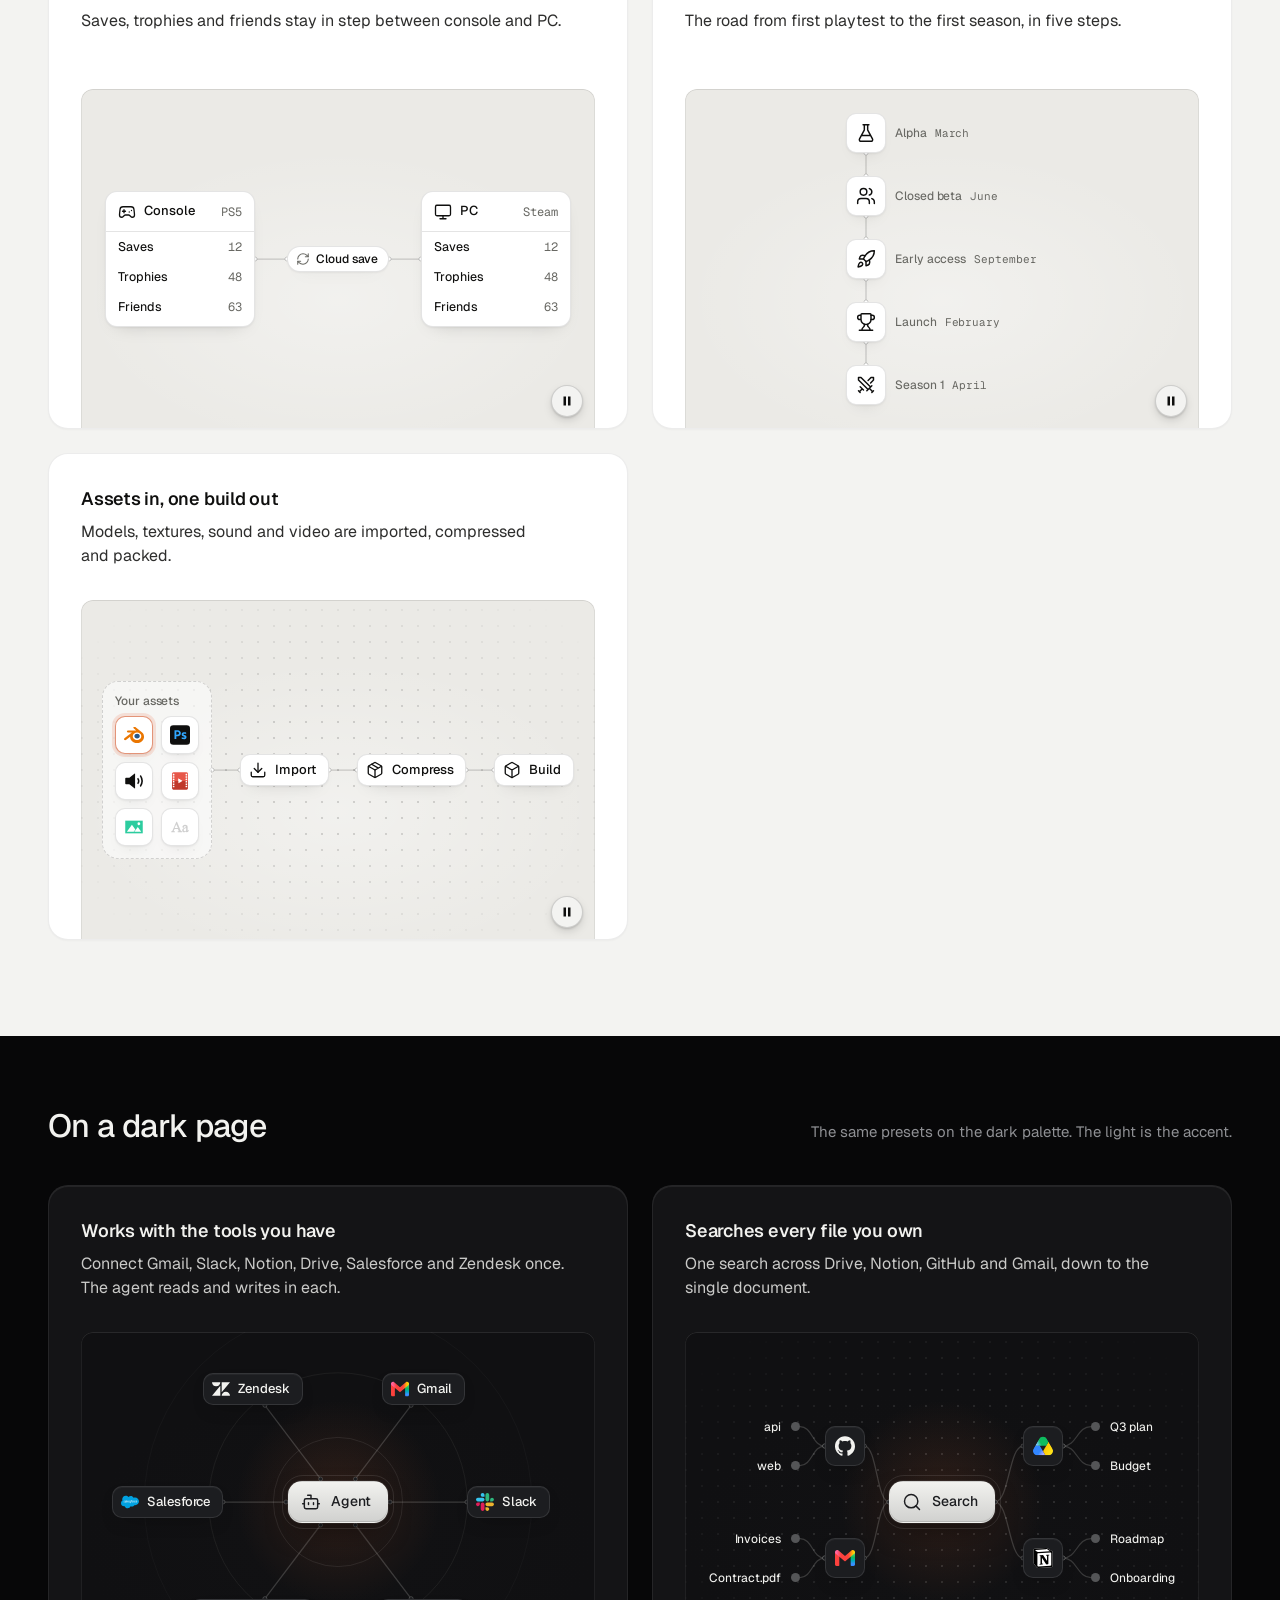
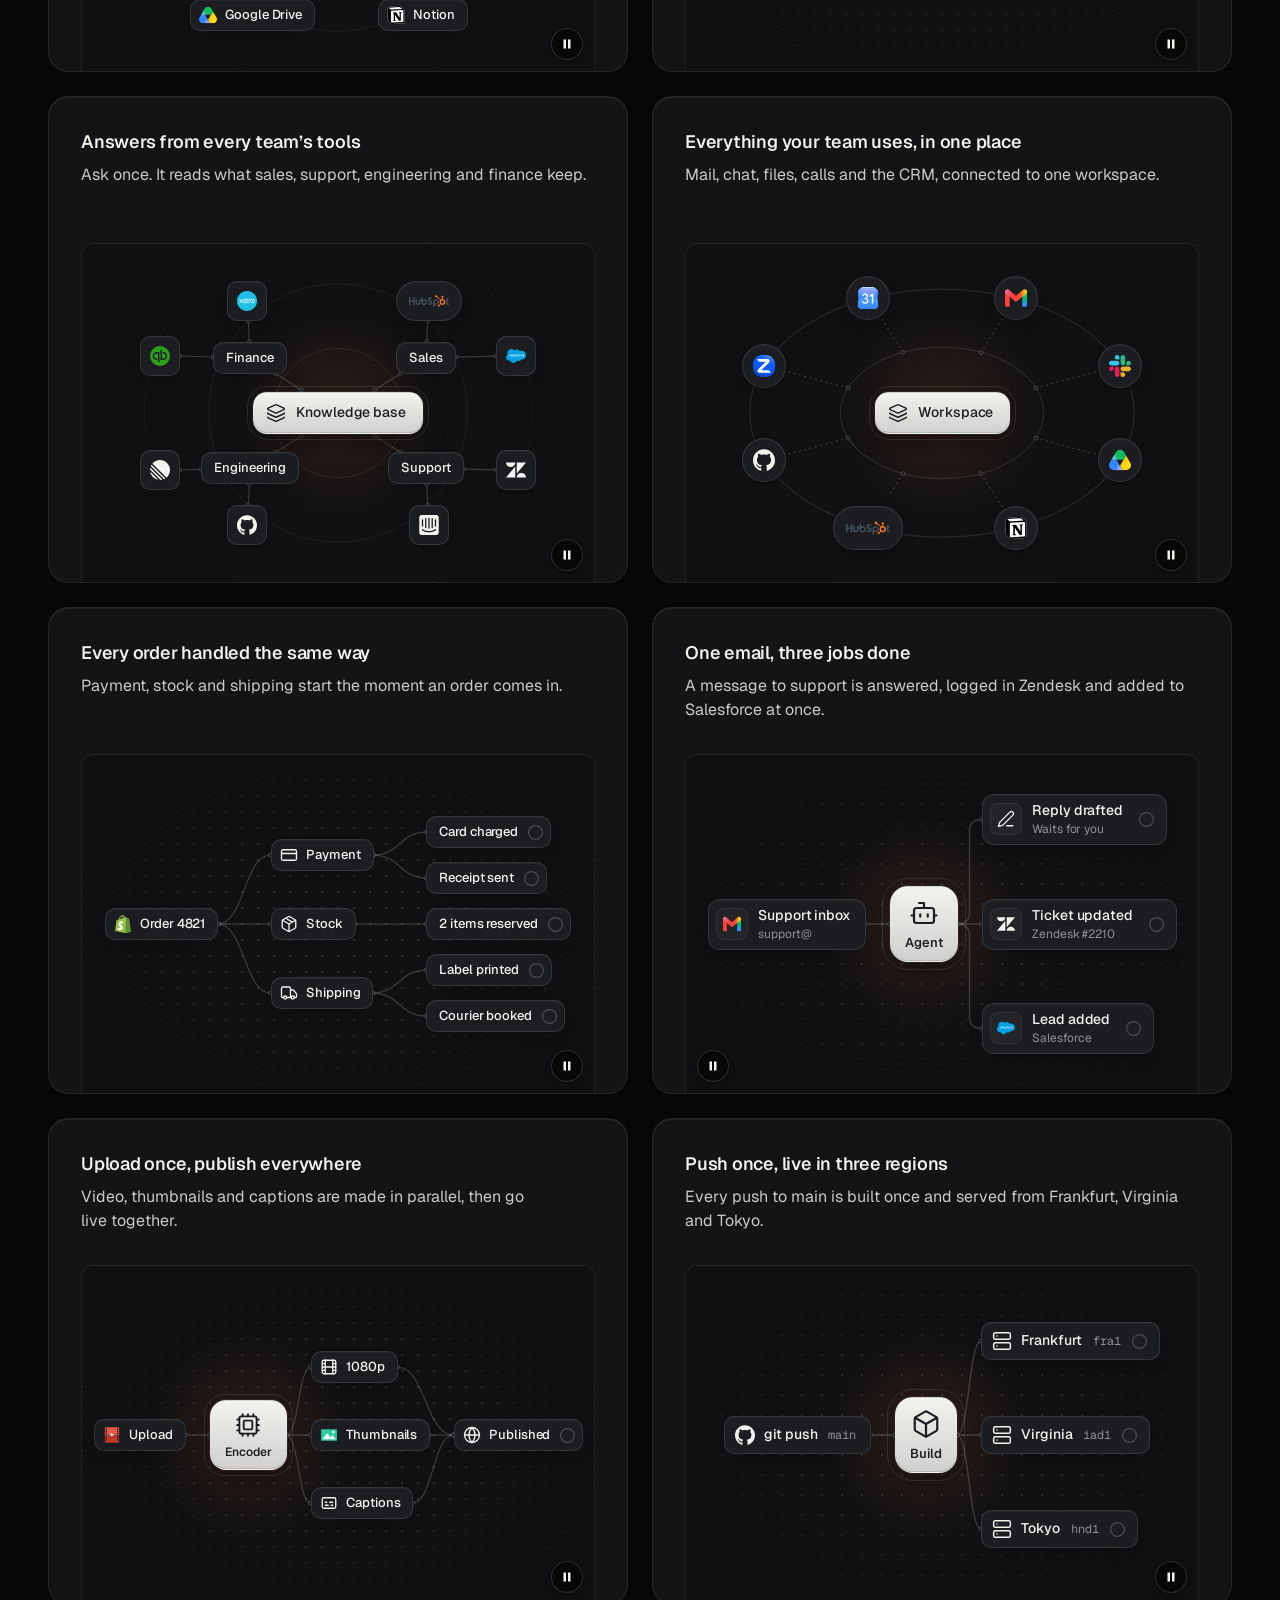
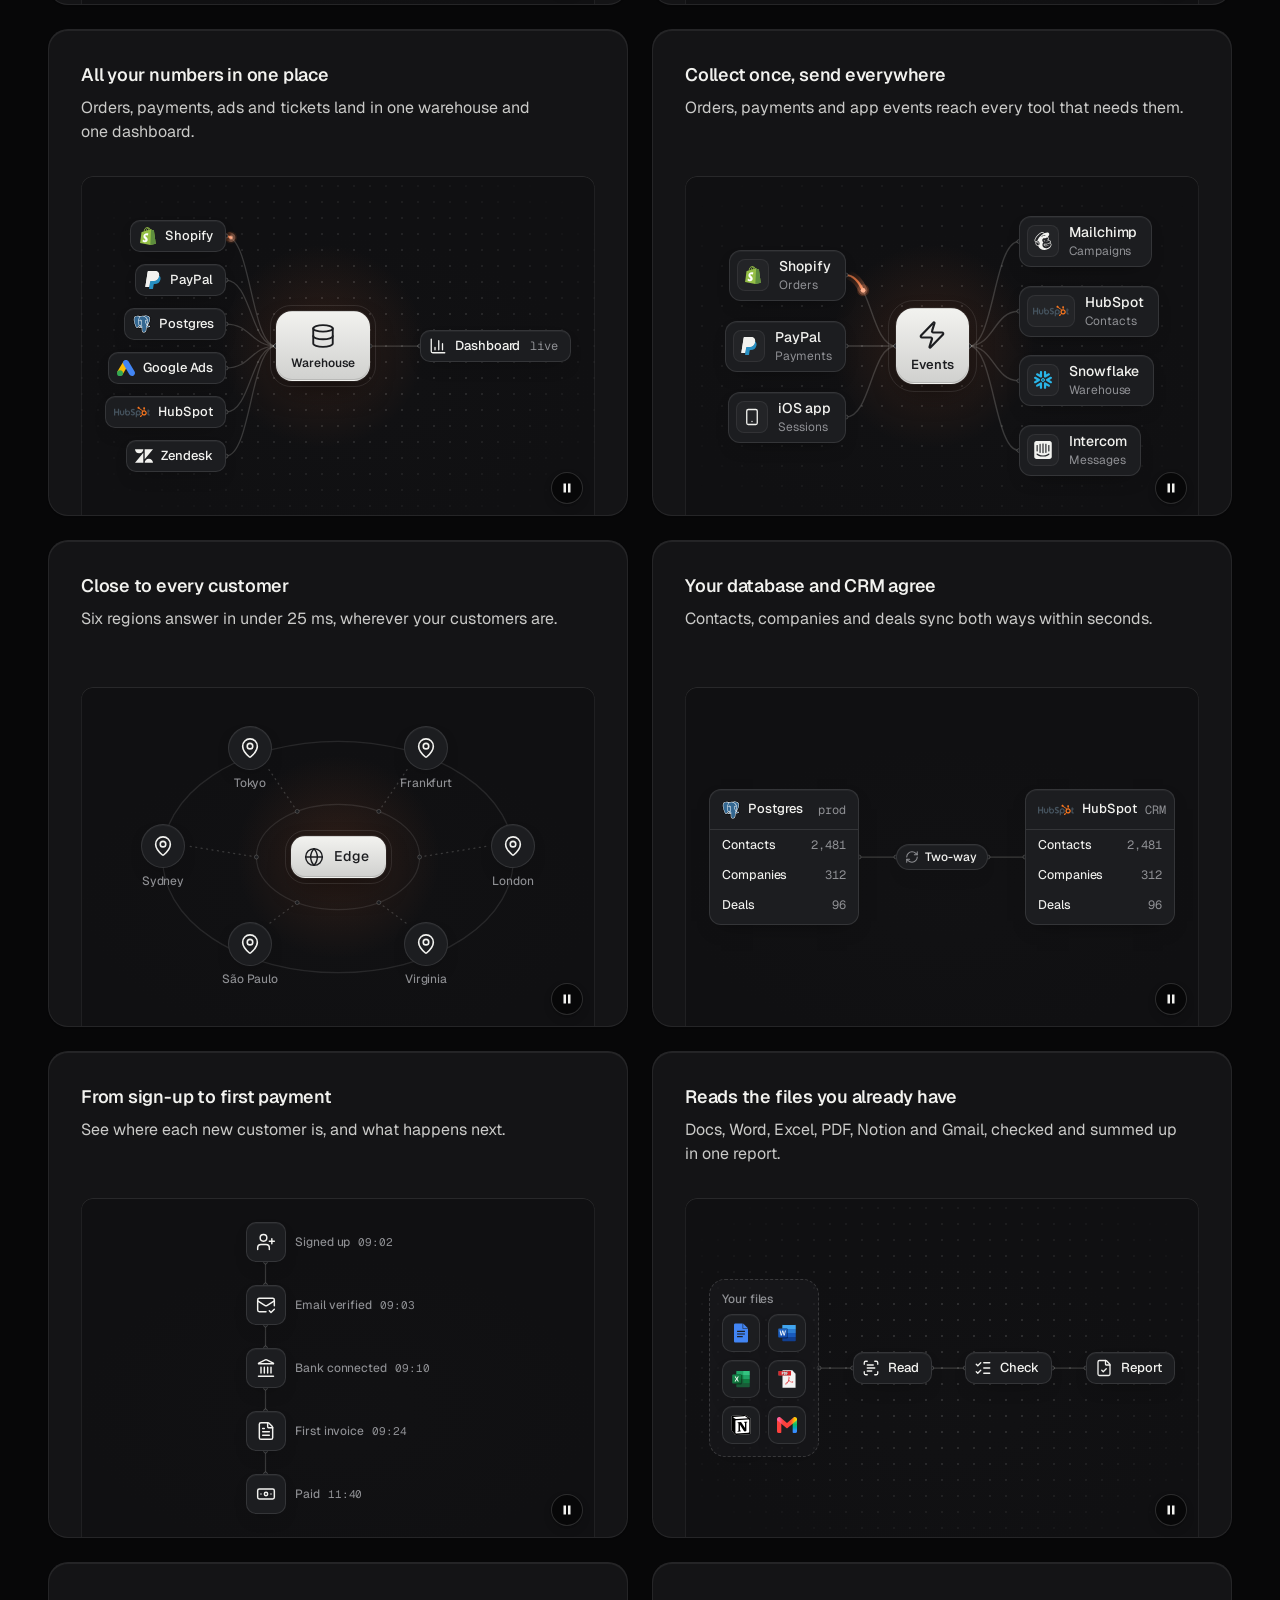
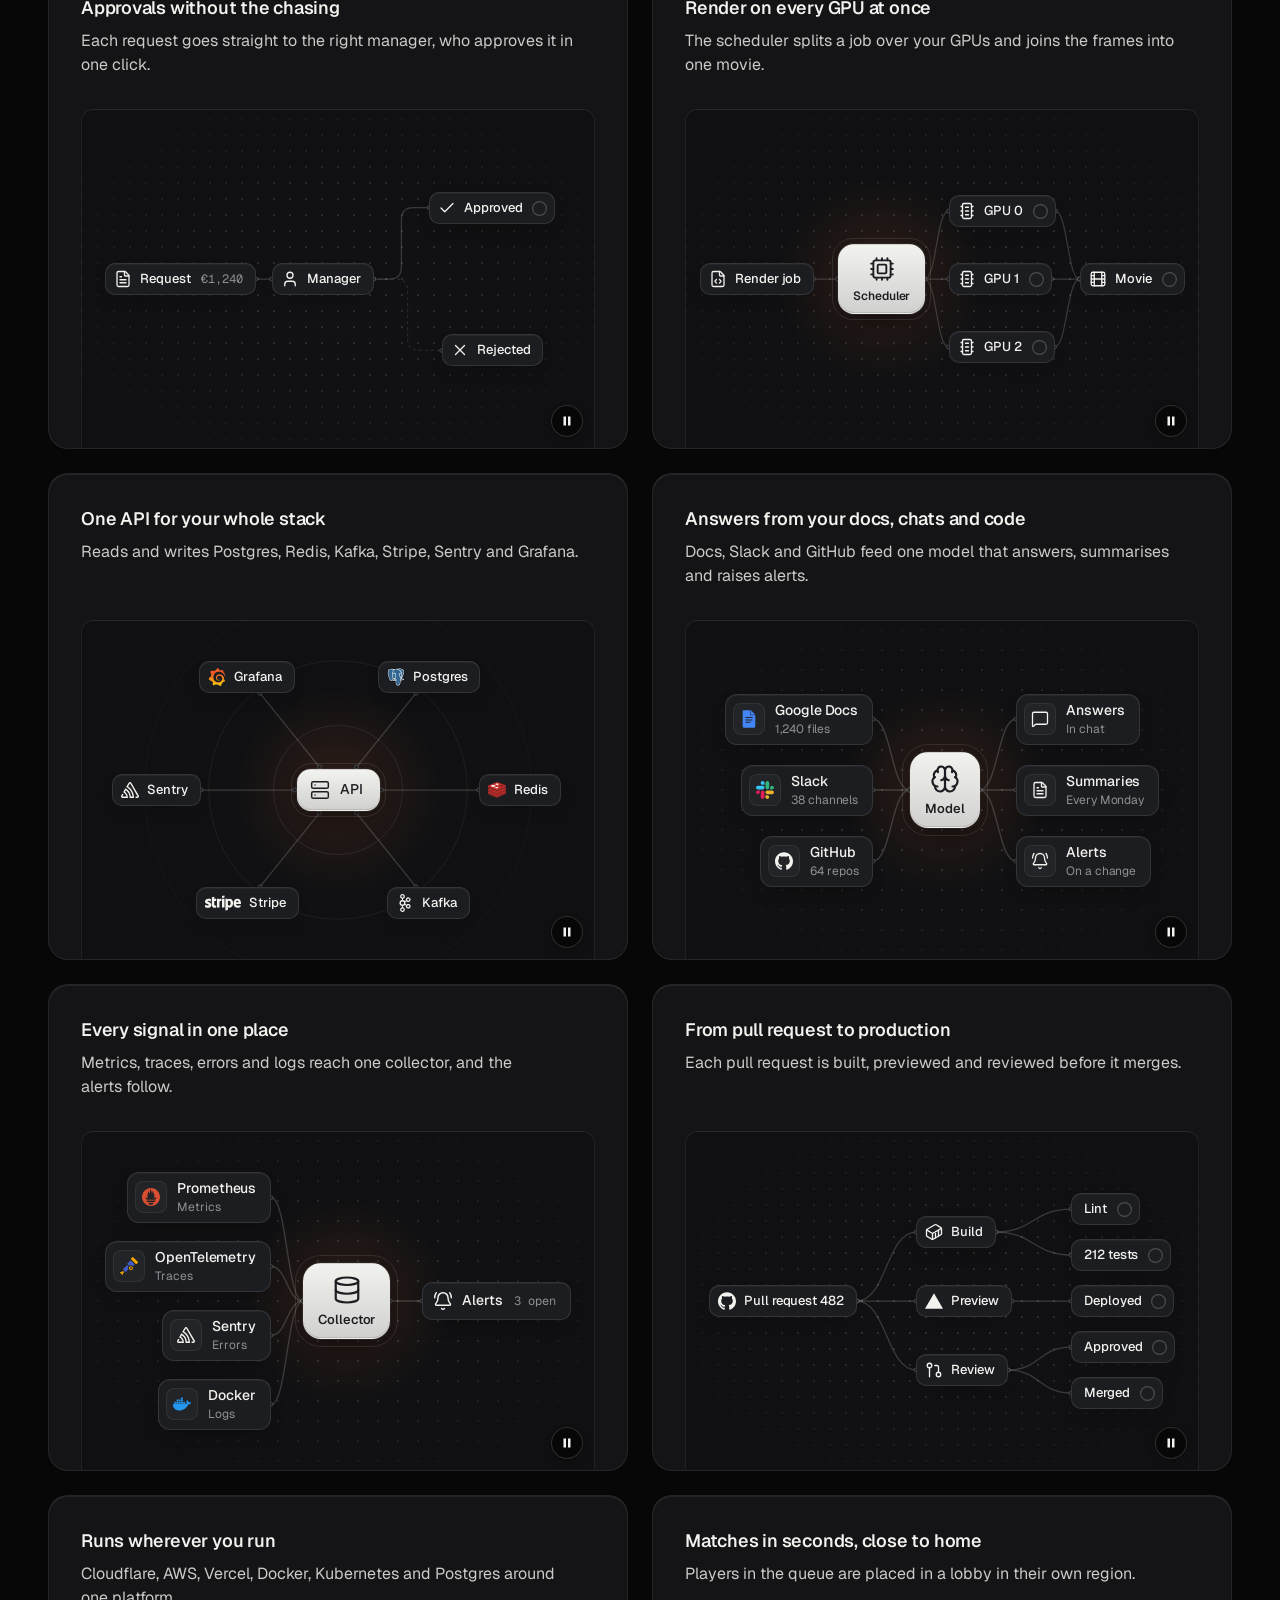
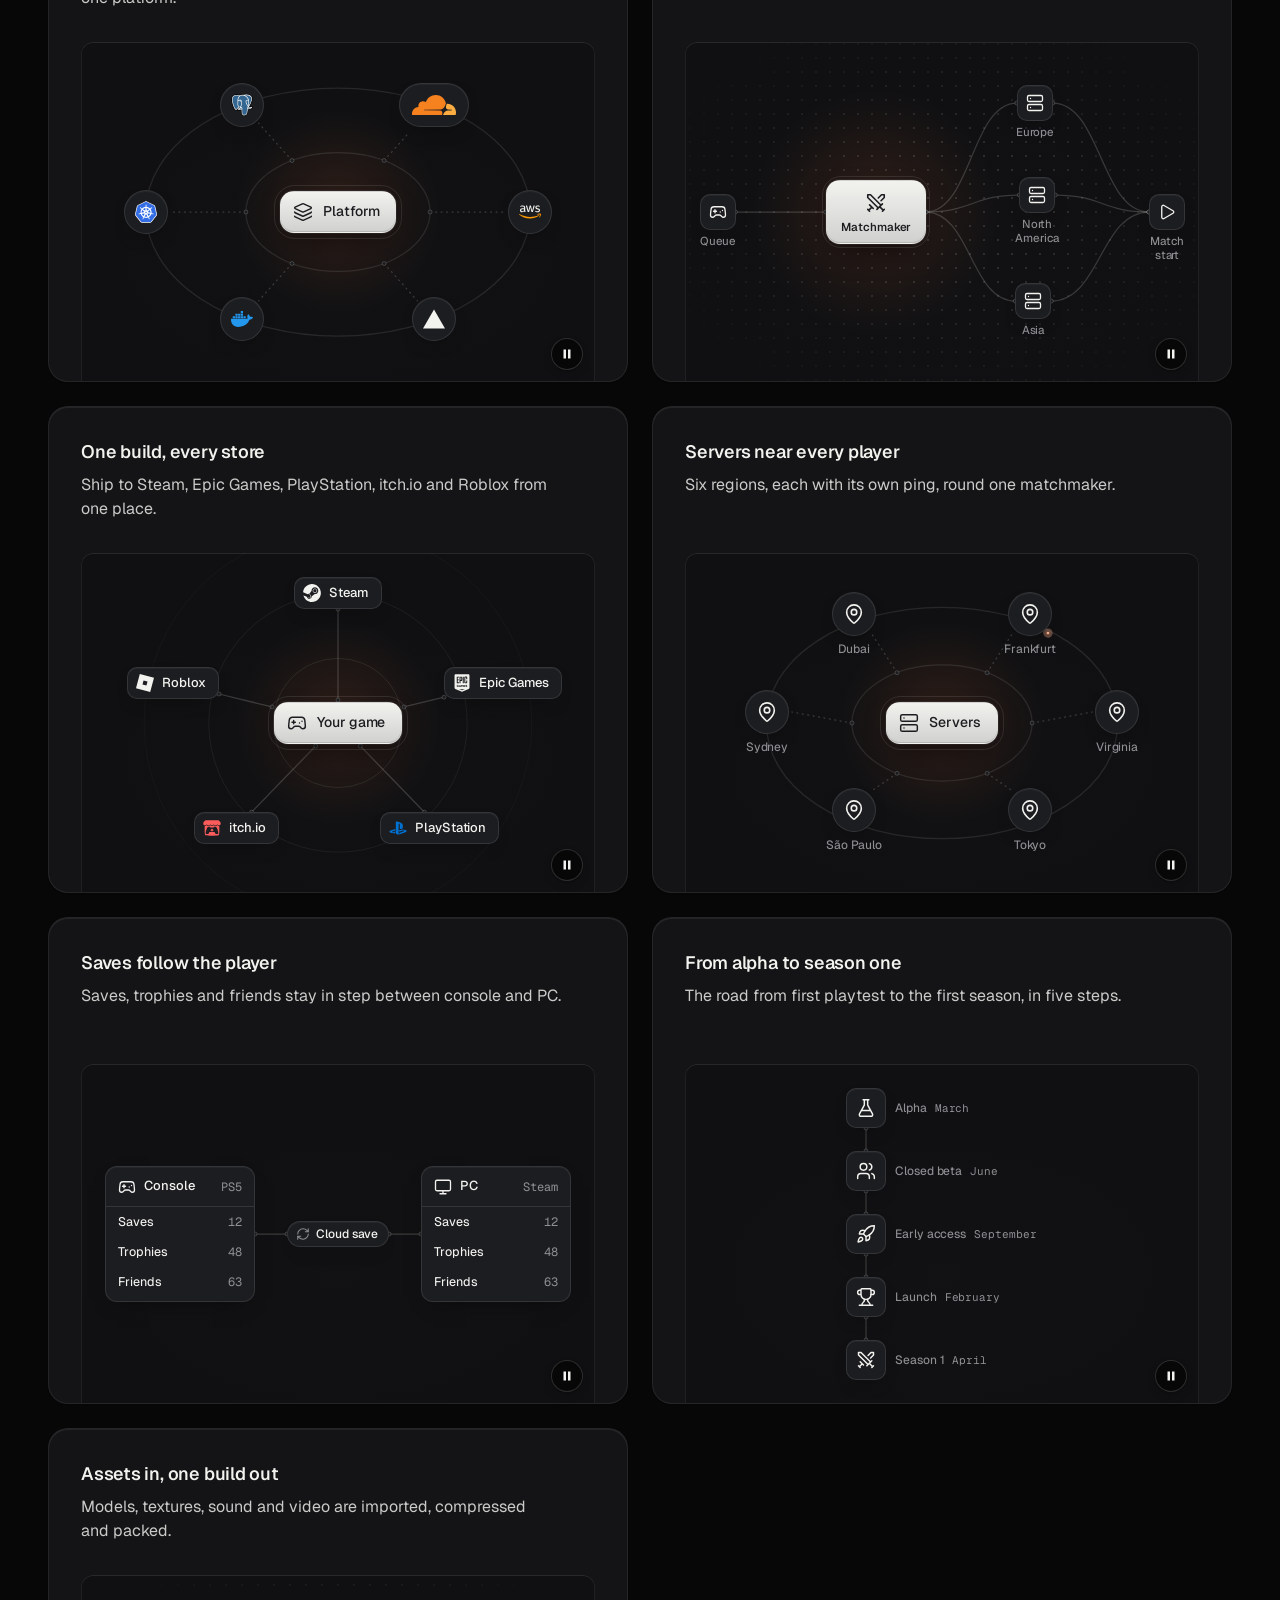
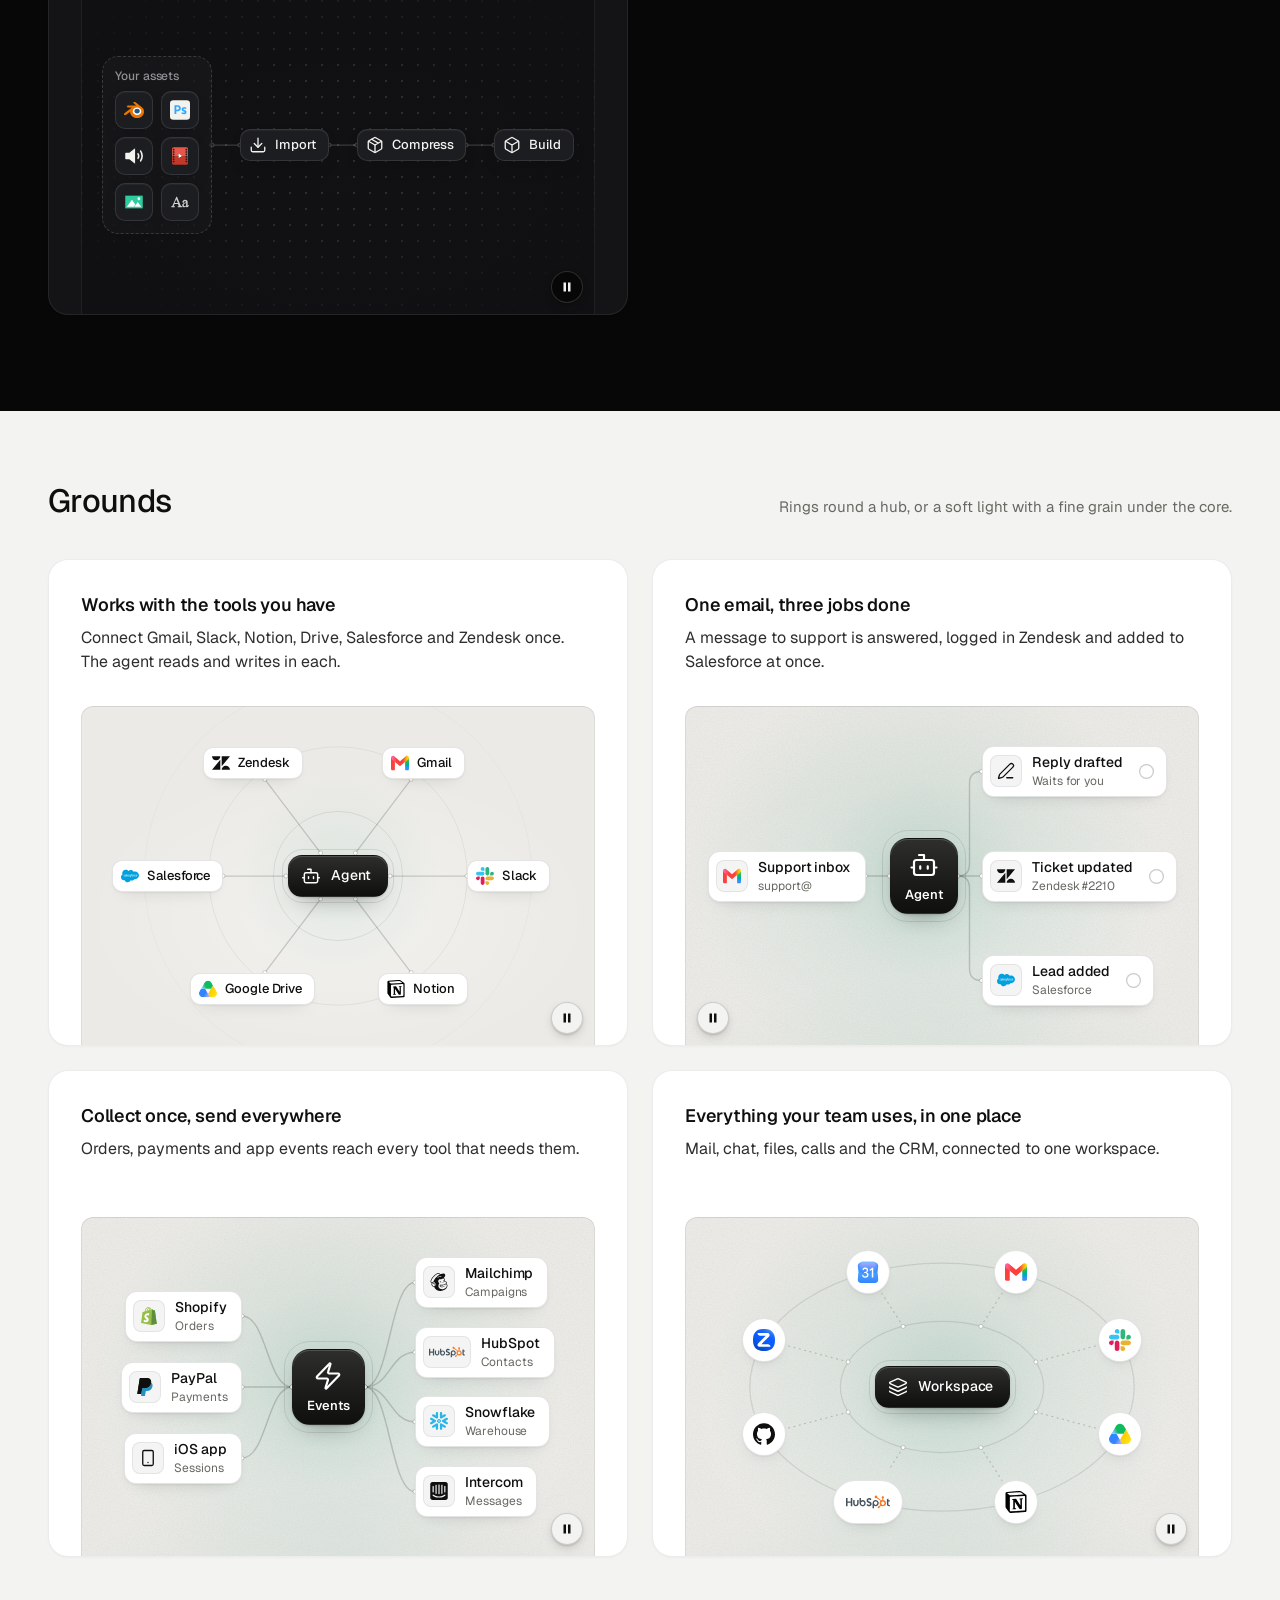
<file: assets/diagrams/demo.html>
<!doctype html>
<html lang="en">
<head>
<meta charset="utf-8">
<meta name="viewport" content="width=device-width, initial-scale=1">
<title>Diagrams</title>
<link rel="preconnect" href="https://fonts.googleapis.com">
<link rel="preconnect" href="https://fonts.gstatic.com" crossorigin>
<link href="https://fonts.googleapis.com/css2?family=Geist:wght@300..700&family=Geist+Mono:wght@400;500&display=swap" rel="stylesheet">
<link rel="stylesheet" href="../ui/cards.css">
<link rel="stylesheet" href="diagram.css">
<style>
  /* two page palettes (the same as assets/ui/cards.html); every colour of the cards and the diagrams
     comes from these */
  :root {
    --font-text: "Geist", system-ui, sans-serif;
    --font-display: "Geist", system-ui, sans-serif;
    --font-mono: "Geist Mono", ui-monospace, monospace;
  }
  [data-theme="light"] {
    --bg: #f3f3f1; --card: #ffffff; --ink: #0f0f0e; --muted: #686863; --accent: #e5531c; --accent-ink: #ffffff; --frag: #ffffff; --ground-bg: #ebeae6; --ground-accent: #dcd9d0;
  }
  [data-theme="light"][data-accent="blue"] { --accent: #2456e8; }
  [data-theme="light"][data-accent="green"] { --accent: #16825d; }
  [data-theme="dark"] {
    --bg: #070708; --card: #141416; --ink: #f2f2ef; --muted: #8f9094; --accent: #ff7a3c; --accent-ink: #120c08; --frag: #1c1d20; --ground-bg: #101012; --ground-accent: #232326;
  }
  [data-theme="dark"][data-accent="white"] { --accent: #f2f2ef; --accent-ink: #0b0b0c; }
  [data-theme="dark"][data-accent="green"] { --accent: #3ccf8e; --accent-ink: #06130d; }
  * { box-sizing: border-box; }
  html, body { margin: 0; }
  body { font-family: var(--font-text); background: #f3f3f1; color: #0f0f0e; -webkit-font-smoothing: antialiased; }
  .set { background: var(--bg); color: var(--ink); padding: 72px 0 96px; }
  .wrap { max-width: 1232px; margin: 0 auto; padding: 0 24px; }
  .head { display: flex; align-items: baseline; justify-content: space-between; gap: 24px; margin-bottom: 40px; }
  .head h2 { margin: 0; font: 500 32px/1.15 var(--font-display); letter-spacing: -0.02em; }
  .head p { margin: 0; color: var(--muted); font-size: 15px; max-width: 46ch; }
  .grid { display: grid; grid-template-columns: repeat(2, minmax(0, 1fr)); gap: 24px; }
  .grid--one { grid-template-columns: minmax(0, 1fr); }
  /* the panel heights of the brief: a card panel about 340 high, a section panel 560 */
  .card > .panel { --p-h: 340px; }
  .card--wide > .panel { --p-h: 560px; }
  .item { display: flex; flex-direction: column; gap: 10px; min-width: 0; }
  .item > .card { flex: 1; }
  .item > code { font: 400 12px/1 var(--font-mono); color: var(--muted); padding-left: 4px; }
  .top { background: #f3f3f1; border-bottom: 1px solid rgb(0 0 0 / .07); }
  .top .wrap { display: flex; align-items: center; gap: 16px; height: 60px; font-size: 14px; }
  .top b { font-weight: 560; }
  .top span { color: #686863; }
  /* a held moment (?dg=rest or mid) shows its end state at once, for screenshots */
  .dg-hold .dg *, .dg-hold .dg *::before, .dg-hold .dg *::after { transition: none !important; animation: none !important; }
  @media (max-width: 1023px) { .grid { grid-template-columns: minmax(0, 1fr); } }
  @media (max-width: 639px) {
    .set { padding: 48px 0 64px; }
    .wrap { padding: 0 16px; }
    .head { flex-direction: column; gap: 8px; margin-bottom: 28px; }
    .head h2 { font-size: 26px; }
    .card > .panel { --p-h: 300px; }
    .card--wide > .panel { --p-h: 420px; }
  }
</style>
</head>
<body data-icon-base="../icons/demo/">
<!-- icons load from ../icons/demo/ (every curated icon, written by scripts/icons.mjs fetch --all). A real page loads them from assets/icons/, filled once with:
     node scripts/icons.mjs scan index.html --out assets/icons -->
<header class="top"><div class="wrap"><b>Diagrams</b><span>diagram.js with presets.json: node-and-line visuals for a card or a section. <a href="lab.html">Open the builder</a></span></div></header>
<main id="sets"></main>

<script type="module">
  import dg from './diagram.js';

  // plain card copy for the demo only (a page writes its own)
  const COPY = {
    'hub-tools': ['Works with the tools you have', 'Connect Gmail, Slack, Notion, Drive, Salesforce and Zendesk once. The agent reads and writes in each.'],
    'hub-branches': ['Searches every file you own', 'One search across Drive, Notion, GitHub and Gmail, down to the single document.'],
    'hub-web': ['Answers from every team’s tools', 'Ask once. It reads what sales, support, engineering and finance keep.'],
    'ring-apps': ['Everything your team uses, in one place', 'Mail, chat, files, calls and the CRM, connected to one workspace.'],
    'tree-orders': ['Every order handled the same way', 'Payment, stock and shipping start the moment an order comes in.'],
    'lanes-agent': ['One email, three jobs done', 'A message to support is answered, logged in Zendesk and added to Salesforce at once.'],
    'lanes-media': ['Upload once, publish everywhere', 'Video, thumbnails and captions are made in parallel, then go live together.'],
    'lanes-deploy': ['Push once, live in three regions', 'Every push to main is built once and served from Frankfurt, Virginia and Tokyo.'],
    'fanin-warehouse': ['All your numbers in one place', 'Orders, payments, ads and tickets land in one warehouse and one dashboard.'],
    'bowtie-events': ['Collect once, send everywhere', 'Orders, payments and app events reach every tool that needs them.'],
    'ring-regions': ['Close to every customer', 'Six regions answer in under 25 ms, wherever your customers are.'],
    'sync-crm': ['Your database and CRM agree', 'Contacts, companies and deals sync both ways within seconds.'],
    'timeline-onboarding': ['From sign-up to first payment', 'See where each new customer is, and what happens next.'],
    'grid-documents': ['Reads the files you already have', 'Docs, Word, Excel, PDF, Notion and Gmail, checked and summed up in one report.'],
    'free-approval': ['Approvals without the chasing', 'Each request goes straight to the right manager, who approves it in one click.'],
    'lanes-render': ['Render on every GPU at once', 'The scheduler splits a job over your GPUs and joins the frames into one movie.'],
    'hub-stack': ['One API for your whole stack', 'Reads and writes Postgres, Redis, Kafka, Stripe, Sentry and Grafana.'],
    'bowtie-model': ['Answers from your docs, chats and code', 'Docs, Slack and GitHub feed one model that answers, summarises and raises alerts.'],
    'fanin-telemetry': ['Every signal in one place', 'Metrics, traces, errors and logs reach one collector, and the alerts follow.'],
    'tree-release': ['From pull request to production', 'Each pull request is built, previewed and reviewed before it merges.'],
    'ring-edge': ['Runs wherever you run', 'Cloudflare, AWS, Vercel, Docker, Kubernetes and Postgres around one platform.'],
    'lanes-matchmaking': ['Matches in seconds, close to home', 'Players in the queue are placed in a lobby in their own region.'],
    'hub-stores': ['One build, every store', 'Ship to Steam, Epic Games, PlayStation, itch.io and Roblox from one place.'],
    'ring-servers': ['Servers near every player', 'Six regions, each with its own ping, round one matchmaker.'],
    'sync-saves': ['Saves follow the player', 'Saves, trophies and friends stay in step between console and PC.'],
    'timeline-season': ['From alpha to season one', 'The road from first playtest to the first season, in five steps.'],
    'grid-assets': ['Assets in, one build out', 'Models, textures, sound and video are imported, compressed and packed.'],
  };
  const q = new URLSearchParams(location.search);
  const only = q.get('ids') ? q.get('ids').split(',') : null;
  const themes = q.get('theme') ? q.get('theme').split(',') : ['light', 'dark'];
  const type = q.get('type');                // software | tech | gaming | product | service
  const show = q.get('show') || 'all';      // all | cards | grounds | sections
  const groundAll = q.get('ground');         // ?ground=glow tries one ground on every card

  const presets = await dg.presets();
  const ids = Object.keys(presets).filter(id => (!only || only.includes(id)) && (!type || (presets[id].types || []).includes(type)));
  const root = document.getElementById('sets');

  const card = (id, cls = '', opts = null) => {
    const [t, p] = COPY[id] || [id, ''];
    const wrap = document.createElement('div');
    wrap.className = 'item';
    const a = document.createElement('article');
    a.className = 'card card--row ' + cls;
    a.innerHTML = `<h3></h3><p></p><div class="panel"><div class="dg" data-diagram="${id}"></div></div>`;
    a.querySelector('h3').textContent = t;
    a.querySelector('p').textContent = p;
    const o = { ...(opts || {}), ...(groundAll ? { ground: groundAll } : {}) };
    if (Object.keys(o).length) a.querySelector('.dg').dataset.diagramOpts = JSON.stringify(o);
    a.dataset.preset = id;
    wrap.append(a);
    if (q.get('labels')) { const code = document.createElement('code'); code.textContent = id + (o.ground ? ` · ground ${o.ground}` : ''); wrap.append(code); }
    return wrap;
  };
  const set = (theme, title, text, list, wideCards, accent) => {
    const sec = document.createElement('section');
    sec.className = 'set';
    sec.dataset.theme = theme;
    if (accent) sec.dataset.accent = accent;
    sec.innerHTML = `<div class="wrap"><div class="head"><h2></h2><p></p></div><div class="grid${wideCards ? ' grid--one' : ''}"></div></div>`;
    sec.querySelector('h2').textContent = title;
    sec.querySelector('.head p').textContent = text;
    const grid = sec.querySelector('.grid');
    list.forEach(x => { const [id, o] = Array.isArray(x) ? x : [x, null]; if (presets[id]) grid.appendChild(card(id, wideCards ? 'card--wide' : '', o)); });
    root.appendChild(sec);
  };
  if (show === 'all' || show === 'cards') {
    if (themes.includes('light')) set('light', 'In a card', 'Every preset in a feature card, its panel about 540 by 340.', ids);
    if (themes.includes('dark')) set('dark', 'On a dark page', 'The same presets on the dark palette. The light is the accent.', ids);
  }
  if (show === 'all' || show === 'grounds') {
    const g = [['hub-tools', { ground: 'rings' }], ['lanes-agent', { ground: 'glow' }], ['bowtie-events', { ground: 'glow dots' }], ['ring-apps', { ground: 'glow' }]]
      .filter(([id]) => !only || only.includes(id));
    if (themes.includes('light')) set('light', 'Grounds', 'Rings round a hub, or a soft light with a fine grain under the core.', g, false, 'green');
    if (themes.includes('dark')) set('dark', 'Grounds, dark', 'The same grounds on the dark palette.', g, false, 'green');
  }
  if (show === 'all' || show === 'sections') {
    const wl = ['lanes-agent', 'bowtie-events'].filter(id => !only || only.includes(id));
    const wd = ['hub-branches', 'sync-crm'].filter(id => !only || only.includes(id));
    if (themes.includes('light')) set('light', 'In a section', 'The same specs at section size, about 1170 by 560. Nodes with a line become cards.', wl, true, 'blue');
    if (themes.includes('dark')) set('dark', 'Section, dark', 'A white light on the dark palette.', wd, true, 'white');
  }

  const all = await dg.auto(document);
  window.__dg = all;
  await document.fonts.ready;
  await dg.ready();
  // ?dg=rest holds every diagram at rest, ?dg=mid at its busiest moment (screenshots)
  const hold = q.get('dg');
  if (hold) { document.documentElement.classList.add('dg-hold'); all.forEach(d => d.seek(hold === 'rest' ? d.T - 0.05 : d.stillT)); }
  requestAnimationFrame(() => { document.documentElement.dataset.ready = '1'; });
</script>
</body>
</html>
</file>
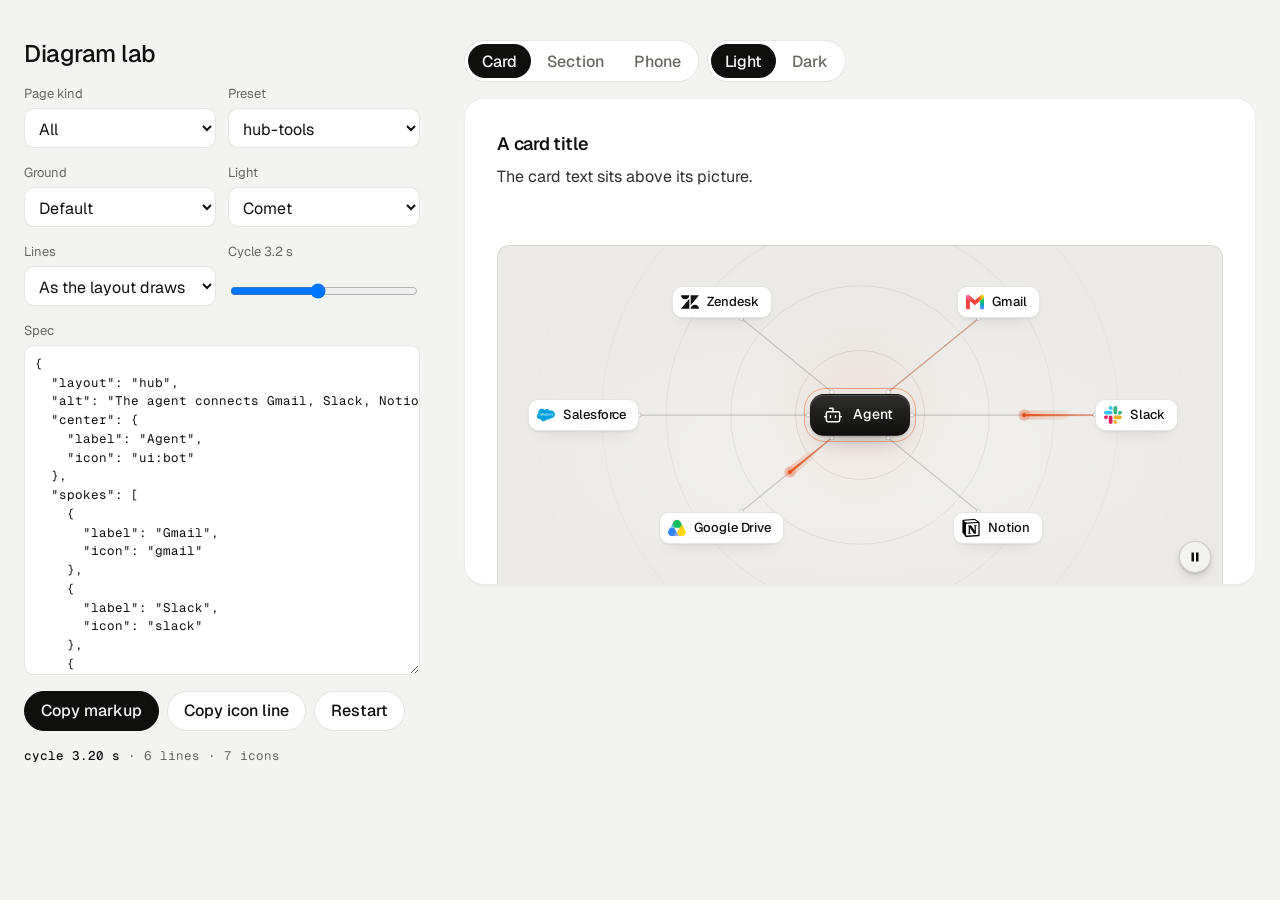
<file: assets/diagrams/lab.html>
<!doctype html>
<html lang="en">
<head>
<meta charset="utf-8">
<meta name="viewport" content="width=device-width, initial-scale=1">
<title>Diagram lab</title>
<link rel="preconnect" href="https://fonts.googleapis.com">
<link rel="preconnect" href="https://fonts.gstatic.com" crossorigin>
<link href="https://fonts.googleapis.com/css2?family=Geist:wght@300..700&family=Geist+Mono:wght@400;500&display=swap" rel="stylesheet">
<link rel="stylesheet" href="../ui/cards.css">
<link rel="stylesheet" href="diagram.css">
<style>
  /* The builder: pick a preset, change the JSON or the controls, see the card at once, copy the markup. Not part of a page. */
  :root { --font-text: "Geist", system-ui, sans-serif; --font-display: "Geist", system-ui, sans-serif; --font-mono: "Geist Mono", ui-monospace, monospace; }
  [data-theme="light"] { --bg: #f3f3f1; --card: #ffffff; --ink: #0f0f0e; --muted: #686863; --accent: #e5531c; --accent-ink: #ffffff; --frag: #ffffff; --ground-bg: #ebeae6; --ground-accent: #dcd9d0; --line: rgb(0 0 0 / .1); --field: #ffffff; }
  [data-theme="light"][data-accent="blue"] { --accent: #2456e8; }
  [data-theme="light"][data-accent="green"] { --accent: #16825d; }
  [data-theme="dark"] { --bg: #070708; --card: #141416; --ink: #f2f2ef; --muted: #8f9094; --accent: #ff7a3c; --accent-ink: #120c08; --frag: #1c1d20; --ground-bg: #101012; --ground-accent: #232326; --line: rgb(255 255 255 / .12); --field: #101012; }
  [data-theme="dark"][data-accent="white"] { --accent: #f2f2ef; --accent-ink: #0b0b0c; }
  [data-theme="dark"][data-accent="green"] { --accent: #3ccf8e; --accent-ink: #06130d; }
  * { box-sizing: border-box; }
  html, body { margin: 0; }
  body { font-family: var(--font-text); background: var(--bg); color: var(--ink); -webkit-font-smoothing: antialiased; min-height: 100vh; }
  .lab { display: grid; gap: 32px; max-width: 1440px; margin: 0 auto; padding: 32px 24px 64px; }
  .side { display: grid; gap: 16px; align-content: start; min-width: 0; }
  .side h1 { margin: 0; font: 500 24px/1.2 var(--font-display); letter-spacing: -0.02em; }
  .row { display: grid; gap: 6px; }
  .row > label, .row > .lbl { font-size: 13px; color: var(--muted); }
  .two { display: grid; grid-template-columns: 1fr 1fr; gap: 12px; }
  select, textarea, button, input[type=range] { font: inherit; color: inherit; }
  select, textarea { width: 100%; background: var(--field); border: 1px solid var(--line); border-radius: 10px; padding: 9px 10px; }
  select { height: 40px; }
  textarea { min-height: 360px; resize: vertical; font: 400 12.5px/1.5 var(--font-mono); white-space: pre; tab-size: 2; }
  textarea.is-bad { border-color: #c4321c; }
  .btns { display: flex; flex-wrap: wrap; gap: 8px; }
  button.b { height: 40px; padding: 0 16px; border-radius: 999px; border: 1px solid var(--line); background: var(--card); cursor: pointer; font-weight: 500; }
  button.b:hover { border-color: var(--ink); }
  button.b--main { background: var(--ink); color: var(--bg); border-color: var(--ink); }
  .out { font: 400 12.5px/1.5 var(--font-mono); color: var(--muted); overflow-wrap: anywhere; min-height: 1.5em; }
  .out b { color: var(--ink); font-weight: 500; }
  .out .bad { color: #c4321c; }
  .lb-stage { min-width: 0; display: grid; align-content: start; gap: 16px; }
  .lb-stage .card > .panel { --p-h: 340px; }
  .lb-stage .card--wide > .panel { --p-h: 560px; }
  .lb-stage .card--phone { max-width: 390px; }
  .lb-stage .card--phone > .panel { --p-h: 300px; }
  .seg { display: inline-flex; border: 1px solid var(--line); border-radius: 999px; padding: 3px; gap: 2px; background: var(--card); width: fit-content; }
  .seg button { height: 34px; padding: 0 14px; border: 0; background: none; border-radius: 999px; cursor: pointer; font-weight: 500; color: var(--muted); }
  .seg button[aria-pressed="true"] { background: var(--ink); color: var(--bg); }
  @media (min-width: 1024px) { .lab { grid-template-columns: 400px minmax(0, 1fr); gap: 40px; padding-top: 40px; } textarea { min-height: 330px; } .side { position: sticky; top: 24px; max-height: calc(100vh - 48px); overflow: auto; padding-right: 4px; } }
  @media (max-width: 639px) { .lab { padding: 24px 16px 48px; } }
</style>
</head>
<body data-theme="light" data-icon-base="../icons/demo/">
<div class="lab">
  <aside class="side">
    <h1>Diagram lab</h1>
    <div class="two">
      <div class="row"><label for="type">Page kind</label><select id="type"><option value="">All</option><option>software</option><option>tech</option><option>gaming</option><option>product</option><option>service</option></select></div>
      <div class="row"><label for="preset">Preset</label><select id="preset"></select></div>
    </div>
    <div class="two">
      <div class="row"><label for="ground">Ground</label><select id="ground"><option value="">Default</option><option>dots</option><option>rings</option><option>grid</option><option>glow</option><option>glow dots</option><option>glow rings</option><option>none</option></select></div>
      <div class="row"><label for="pulse">Light</label><select id="pulse"><option value="">Comet</option><option>dot</option><option>none</option></select></div>
    </div>
    <div class="two">
      <div class="row"><label for="curve">Lines</label><select id="curve"><option value="">As the layout draws them</option><option>curve</option><option>elbow</option><option>swirl</option></select></div>
      <div class="row"><label for="cycle">Cycle <span id="cycleV">3.2 s</span></label><input id="cycle" type="range" min="2.5" max="4" step="0.1" value="3.2"></div>
    </div>
    <div class="row"><label for="json">Spec</label><textarea id="json" spellcheck="false"></textarea></div>
    <div class="btns">
      <button class="b b--main" id="copy" type="button">Copy markup</button>
      <button class="b" id="copyIcons" type="button">Copy icon line</button>
      <button class="b" id="restart" type="button">Restart</button>
    </div>
    <div class="out" id="info"></div>
  </aside>
  <main class="lb-stage">
    <div class="btns">
      <div class="seg" id="size" role="group" aria-label="Size"><button type="button" data-v="card" aria-pressed="true">Card</button><button type="button" data-v="section" aria-pressed="false">Section</button><button type="button" data-v="phone" aria-pressed="false">Phone</button></div>
      <div class="seg" id="theme" role="group" aria-label="Palette"><button type="button" data-v="light" aria-pressed="true">Light</button><button type="button" data-v="dark" aria-pressed="false">Dark</button></div>
    </div>
    <article class="card card--row" id="card"><h3 id="ct"></h3><p id="cp"></p><div class="panel"><div class="dg" id="dg"></div></div></article>
  </main>
</div>
<script type="module">
  import dg from './diagram.js';
  const $ = id => document.getElementById(id);
  const presets = await dg.presets();
  const base = new URL('../icons/demo/', location.href).href;
  const q = new URLSearchParams(location.search);
  let spec = null, d = null, size = 'card';

  const names = type => Object.keys(presets).filter(k => !type || (presets[k].types || []).includes(type));
  const fillPresets = () => { $('preset').innerHTML = names($('type').value).map(k => `<option>${k}</option>`).join(''); };
  const load = id => { spec = JSON.parse(JSON.stringify(presets[id])); delete spec.types; $('json').value = JSON.stringify(spec, null, 2); sync(); };
  const first = n => (spec.center || spec.core || spec.input || spec.root || spec.left || {}).label || n;

  function iconIds(o, out = new Set()) {
    if (Array.isArray(o)) o.forEach(x => iconIds(x, out));
    else if (o && typeof o === 'object') for (const k in o) { if (k === 'icon' && typeof o[k] === 'string' && !/^text:|[/.]/.test(o[k])) out.add(o[k]); else iconIds(o[k], out); }
    return out;
  }
  function markup() {
    const j = JSON.stringify(spec);
    return /'/.test(j)
      ? `<div class="panel"><div class="dg" data-diagram><script type="application/json">${j}<\/script></div></div>`
      : `<div class="panel"><div class="dg" data-diagram='${j}'></div></div>`;
  }
  function paint() {
    const card = $('card');
    card.classList.toggle('card--wide', size === 'section');
    card.classList.toggle('card--phone', size === 'phone');
    const s = JSON.parse(JSON.stringify(spec));
    if (size === 'section') s.size = 'section';
    $('ct').textContent = 'A card title';
    $('cp').textContent = 'The card text sits above its picture.';
    const el = $('dg');
    d = dg.mount(el, s, { iconBase: base });
    const ids = [...iconIds(spec)];
    setTimeout(() => {
      $('info').innerHTML = `<b>cycle ${d.T ? d.T.toFixed(2) : '-'} s</b> · ${d.E ? d.E.filter(e => e.lit).length : 0} lines · ${ids.length} icons`;
    }, 400);
  }
  function sync() {
    try { spec = JSON.parse($('json').value); $('json').classList.remove('is-bad'); } catch (e) { $('json').classList.add('is-bad'); $('info').innerHTML = `<span class="bad">${e.message}</span>`; return; }
    paint();
  }
  // a control writes into the spec and the textarea
  function setField(path, v) {
    try { spec = JSON.parse($('json').value); } catch { return; }
    const [a, b] = path.split('.');
    if (b) { spec[a] = spec[a] || {}; if (v === '' || v == null) delete spec[a][b]; else spec[a][b] = v; if (!Object.keys(spec[a]).length) delete spec[a]; }
    else if (v === '' || v == null) delete spec[a]; else spec[a] = v;
    $('json').value = JSON.stringify(spec, null, 2);
    sync();
  }
  $('type').onchange = () => { fillPresets(); load($('preset').value); };
  $('preset').onchange = () => { $('ground').value = $('pulse').value = $('curve').value = ''; $('cycle').value = 3.2; $('cycleV').textContent = '3.2 s'; load($('preset').value); };
  $('ground').onchange = () => setField('ground', $('ground').value);
  $('pulse').onchange = () => setField('motion.pulse', $('pulse').value);
  $('curve').onchange = () => setField('curve', $('curve').value);
  $('cycle').oninput = () => { $('cycleV').textContent = (+$('cycle').value).toFixed(1) + ' s'; setField('motion.cycle', +$('cycle').value === 3.2 ? '' : +$('cycle').value); };
  let t0; $('json').oninput = () => { clearTimeout(t0); t0 = setTimeout(sync, 350); };
  $('restart').onclick = () => d && d.restart && d.restart();
  const copy = async (text, btn, label) => { try { await navigator.clipboard.writeText(text); btn.textContent = 'Copied'; } catch { btn.textContent = 'Copy failed'; } setTimeout(() => (btn.textContent = label), 1400); };
  $('copy').onclick = () => copy(markup(), $('copy'), 'Copy markup');
  $('copyIcons').onclick = () => copy(`node <skill>/scripts/icons.mjs fetch ${[...iconIds(spec)].join(' ')} --out assets/icons`, $('copyIcons'), 'Copy icon line');
  for (const [id, key] of [['size', 'size'], ['theme', 'theme']]) {
    $(id).onclick = ev => {
      const b = ev.target.closest('button'); if (!b) return;
      [...$(id).children].forEach(x => x.setAttribute('aria-pressed', String(x === b)));
      if (key === 'size') { size = b.dataset.v; paint(); } else document.body.dataset.theme = b.dataset.v;
    };
  }
  if (q.get('type')) $('type').value = q.get('type');
  fillPresets();
  if (q.get('preset') && presets[q.get('preset')]) $('preset').value = q.get('preset');
  if (q.get('theme') === 'dark') { document.body.dataset.theme = 'dark'; $('theme').children[1].click(); }
  load($('preset').value);
  window.__lab = { get d() { return d; } };
</script>
</body>
</html>
</file>
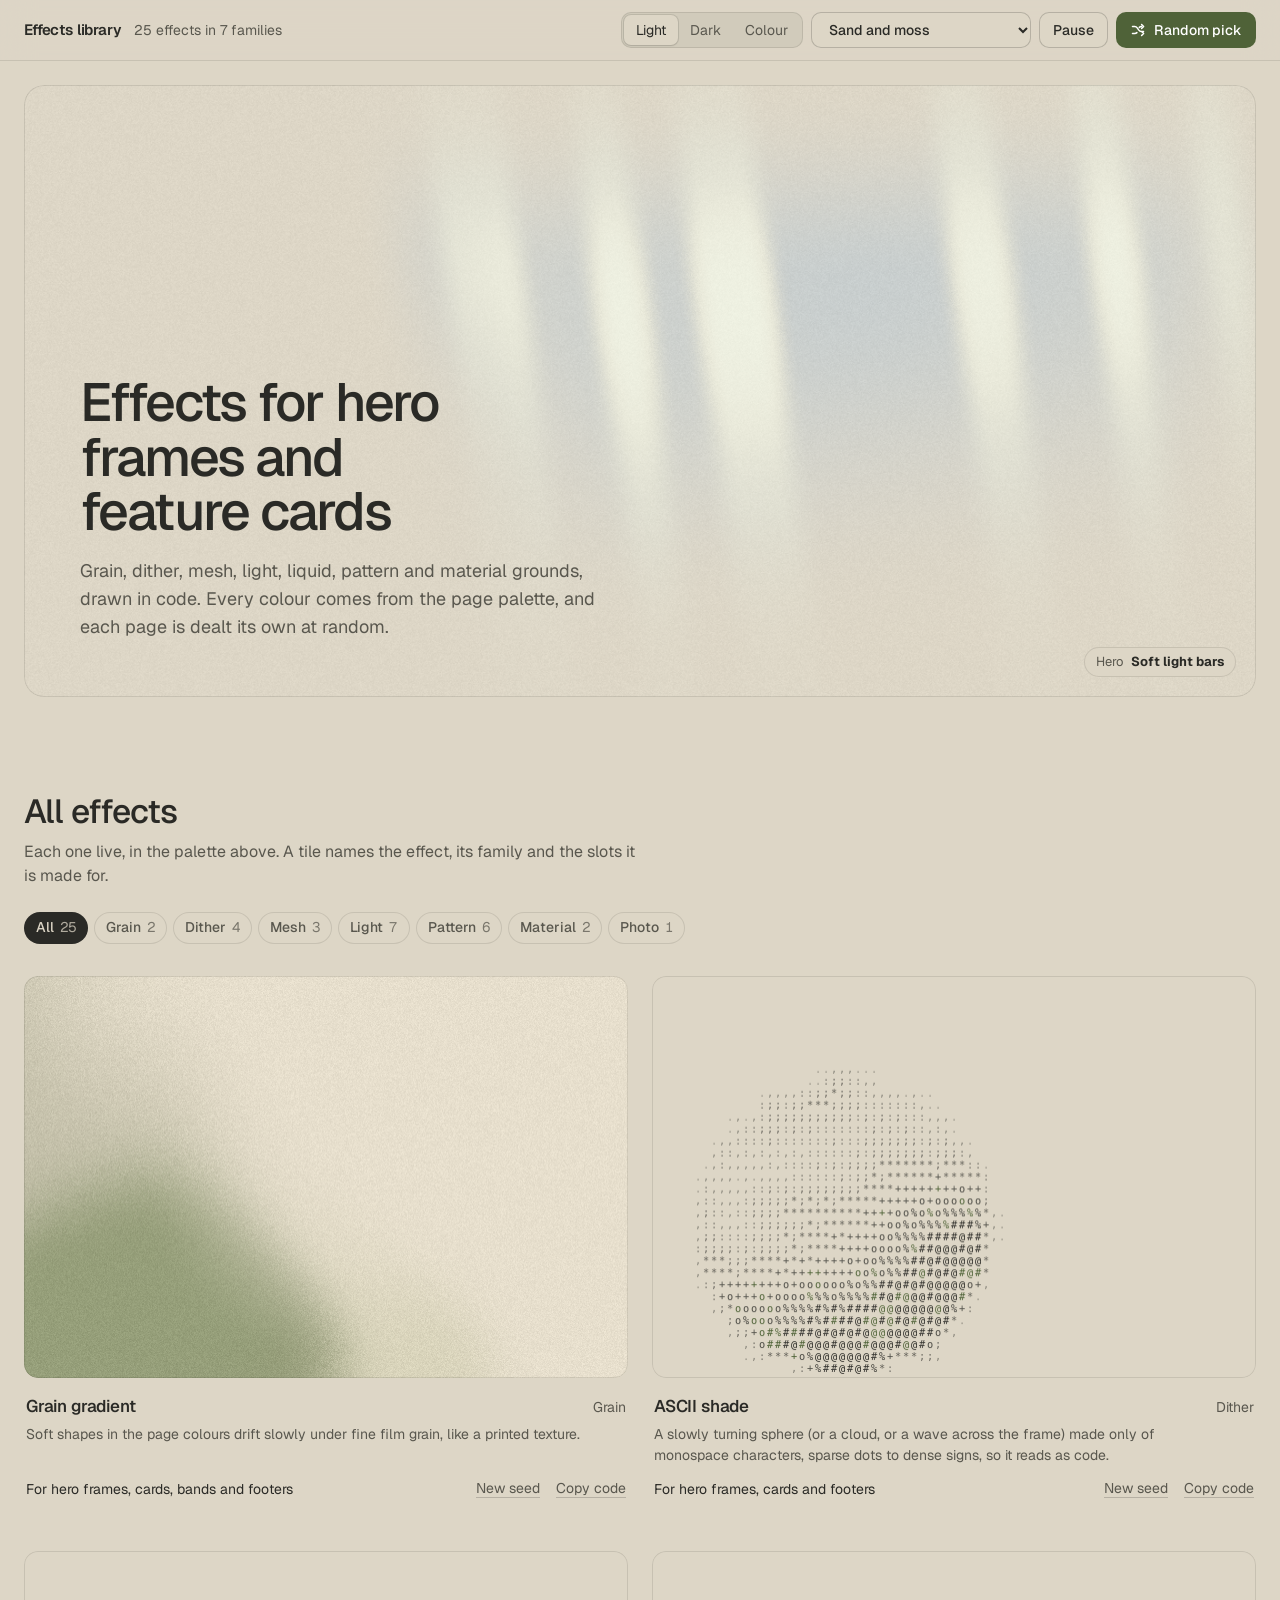
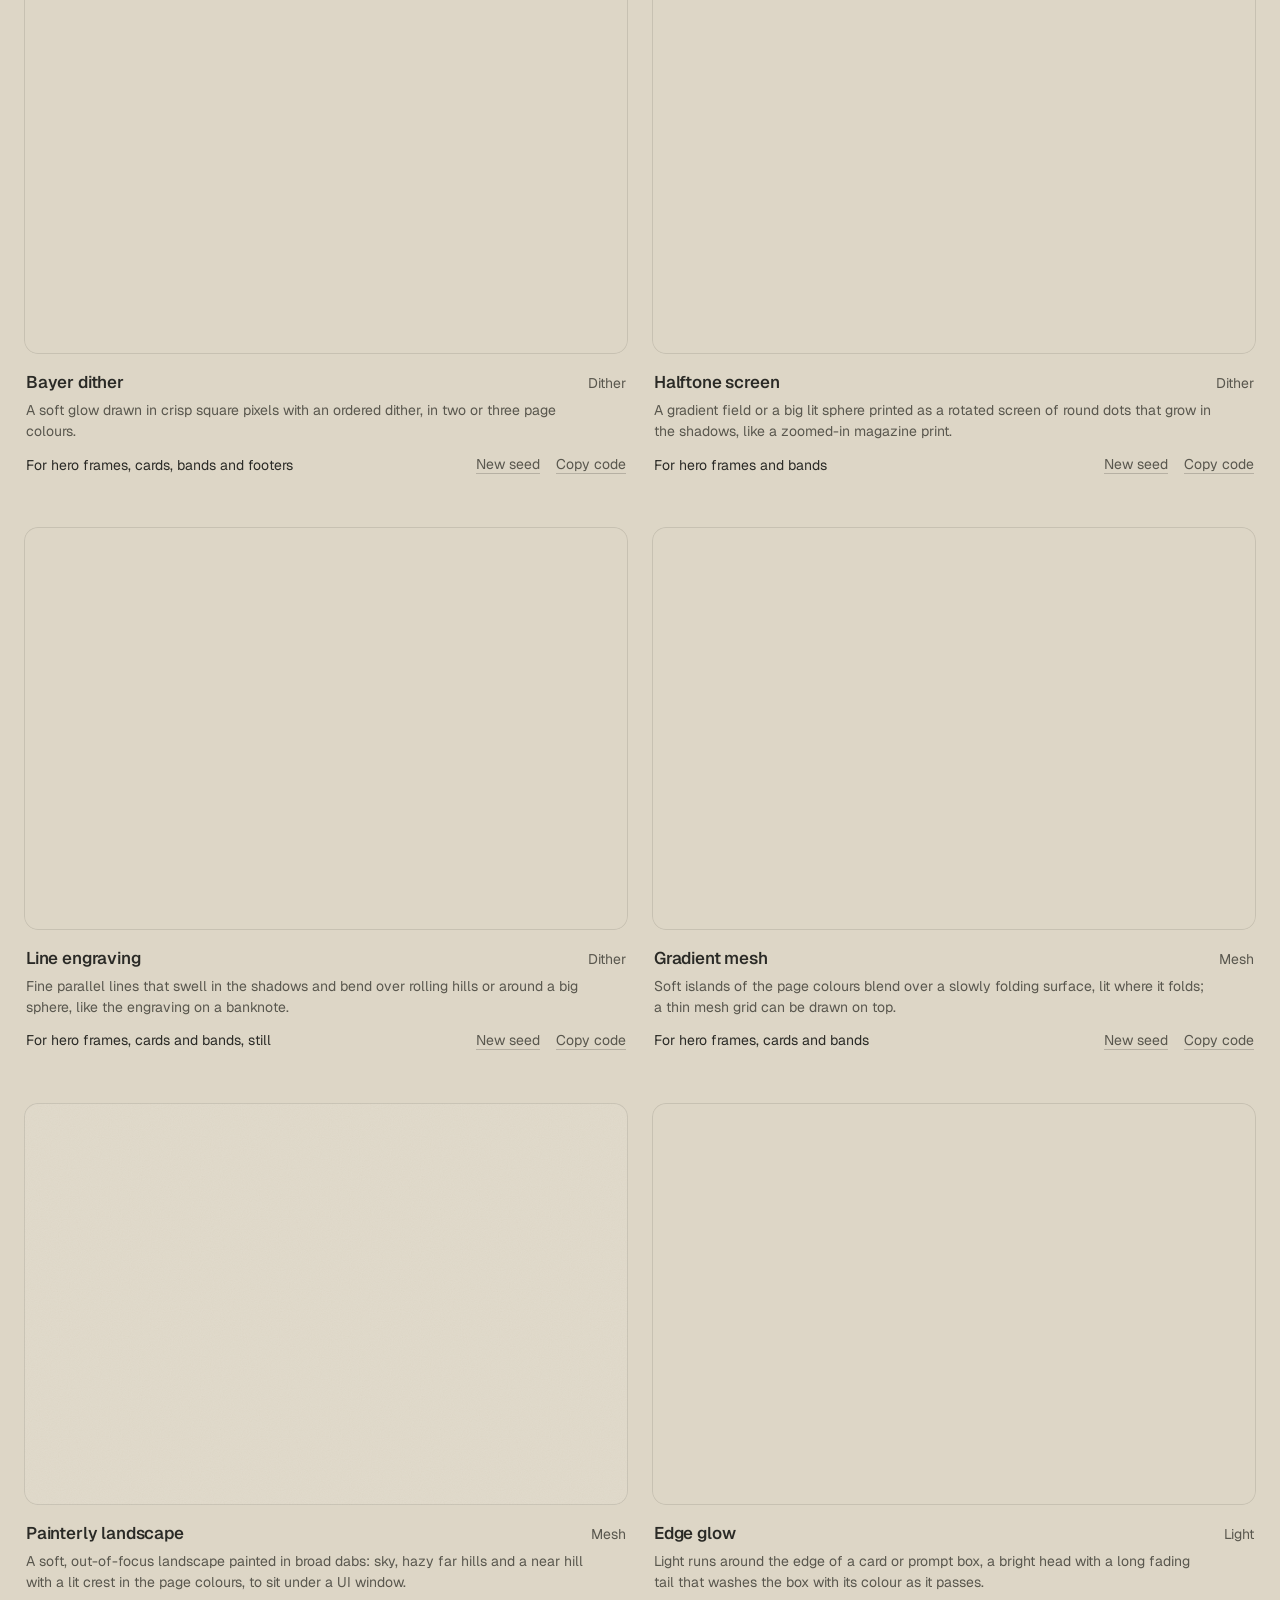
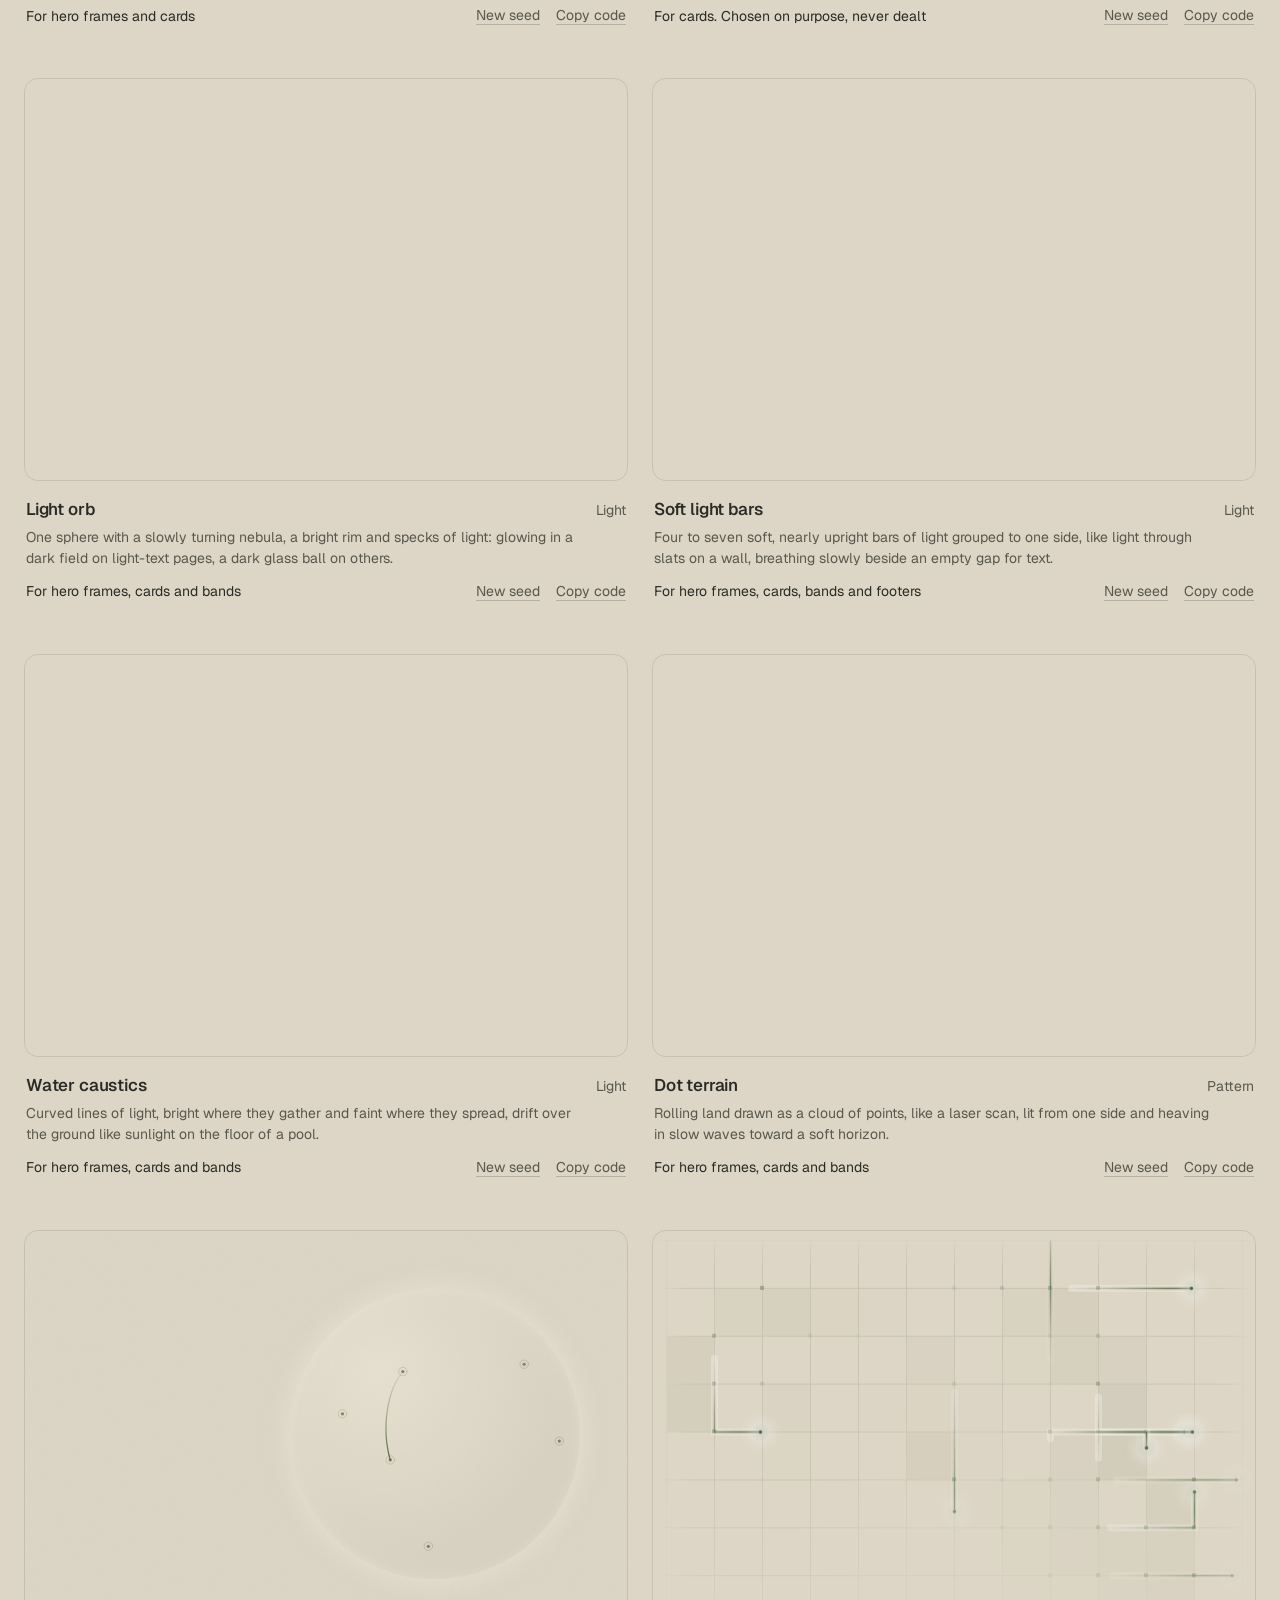
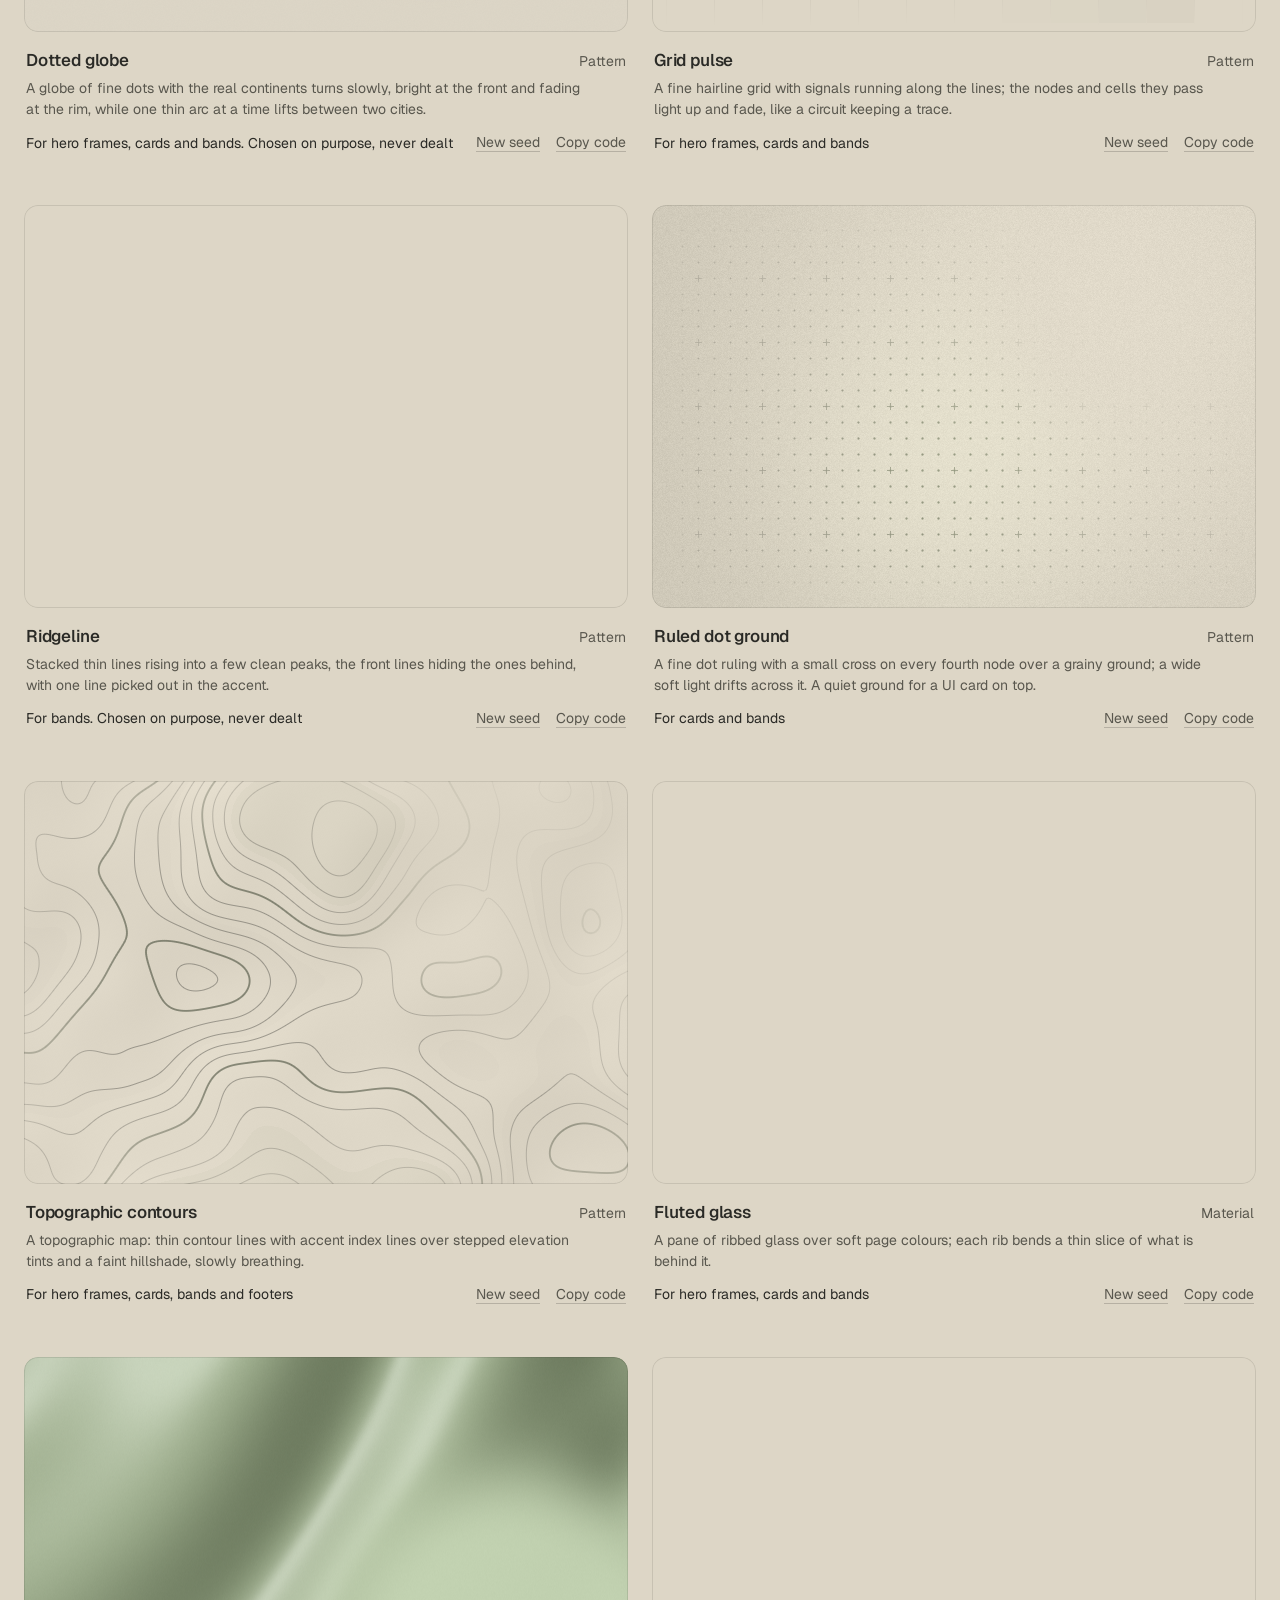
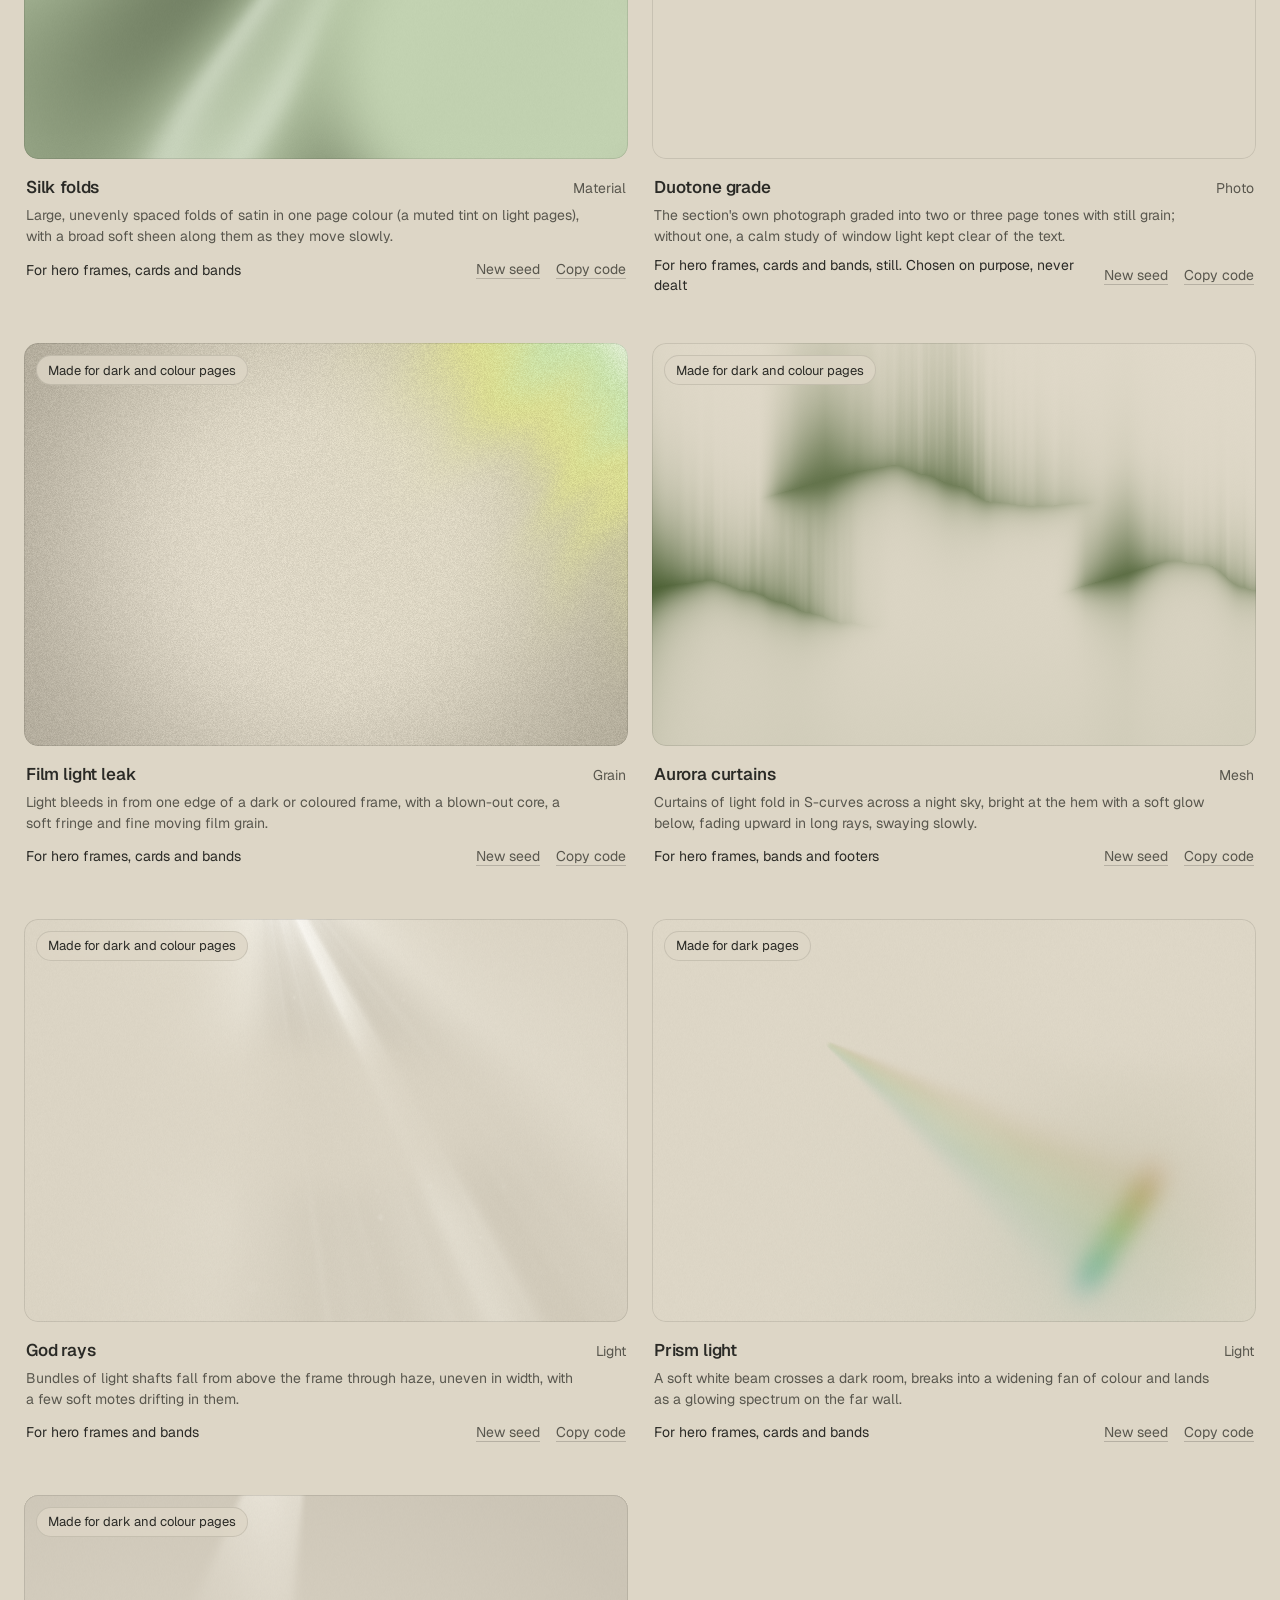
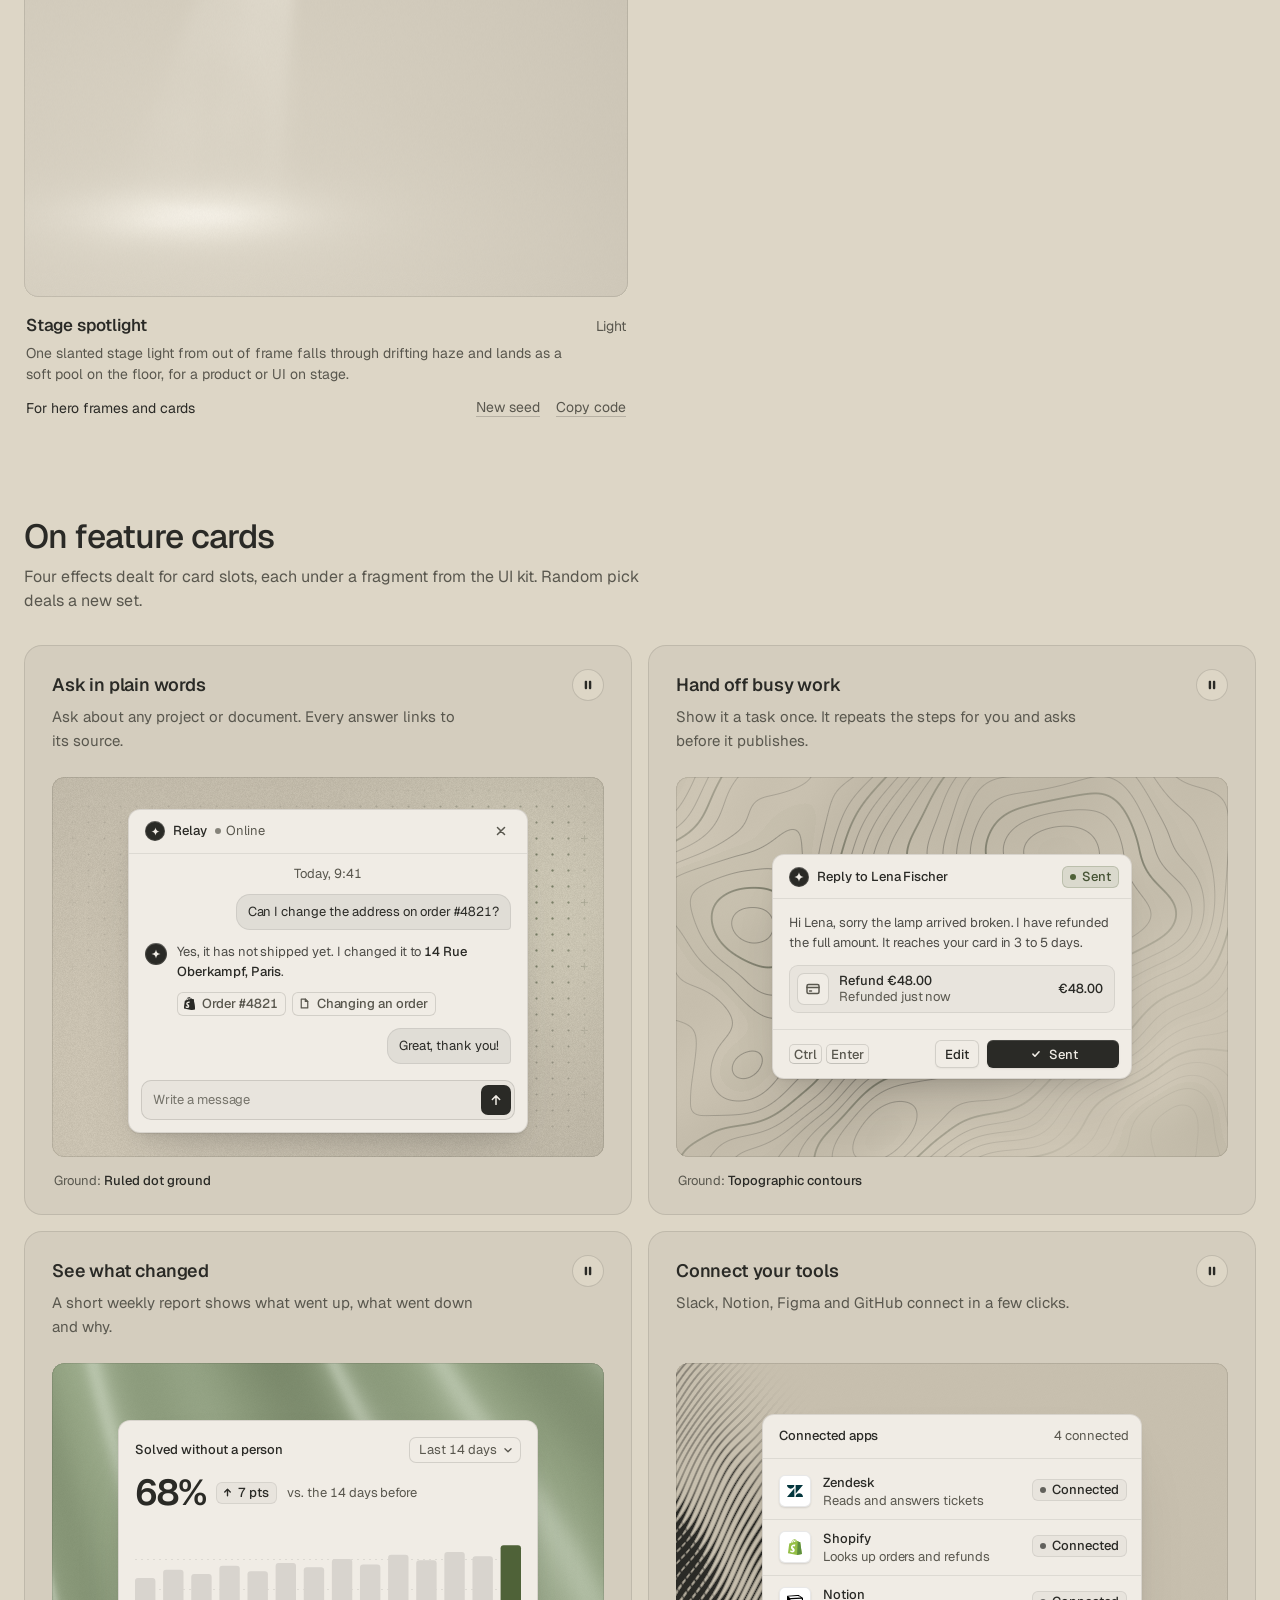
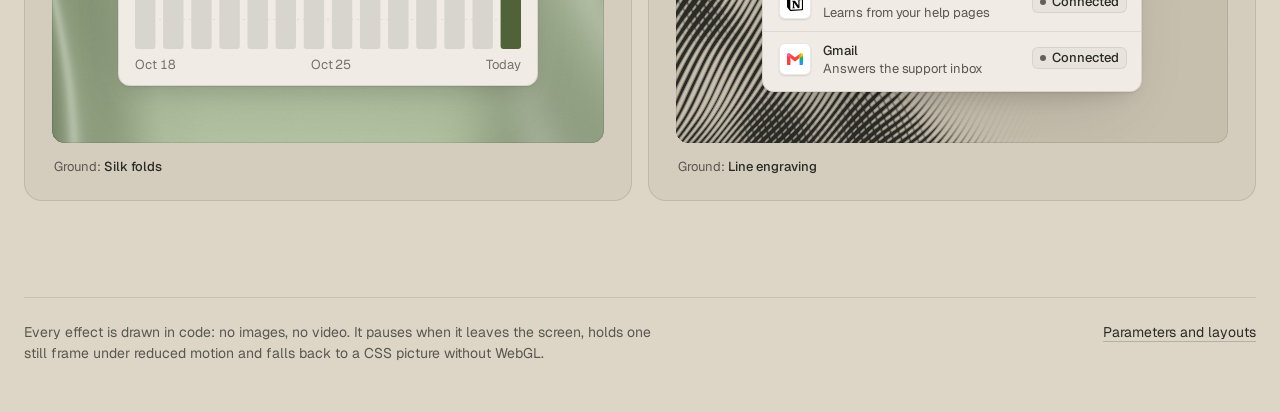
<file: assets/effects/gallery.html>
<!doctype html>
<html lang="en">
<head>
<script>window.__tpGlMax = 16;   /* a gallery shows many live effects at once; a page of a site keeps the default 4 (fx.js) */</script>
<meta charset="utf-8">
<meta name="viewport" content="width=device-width, initial-scale=1">
<title>Effects library</title>
<meta name="description" content="Effects drawn in code for hero frames, feature cards and bands, in the page palette.">
<link rel="icon" href="data:,">
<link rel="preconnect" href="https://fonts.googleapis.com">
<link rel="preconnect" href="https://fonts.gstatic.com" crossorigin>
<link href="https://fonts.googleapis.com/css2?family=Geist:wght@100..900&family=Geist+Mono:wght@100..900&display=swap" rel="stylesheet">
<style>
  /* the page palette; the script sets these from the palette switcher */
  :root {
    --bg: #ddd6c6; --surface: #d2cab8; --ink: #2a2a26; --muted: #59574e; --accent: #4f6238; --accent-ink: #ffffff;
    --card: #d2cab8; --panel: #cbc3b1; --win: #eeebe3; --win-surface: #e4e0d6;
    color-scheme: light;
  }
  @media (prefers-color-scheme: dark) {
    :root:not([data-theme="light"]) {
      --bg: #0a0d14; --surface: #131824; --ink: #e9edf3; --muted: #8891a1; --accent: #5ab9fc; --accent-ink: #0a0d14;
      --card: #131824; --panel: #0a0d14; --win: #1d2230; --win-surface: #262c3b;
      color-scheme: dark;
    }
  }
  :root[data-theme="dark"] {
    --bg: #0a0d14; --surface: #131824; --ink: #e9edf3; --muted: #8891a1; --accent: #5ab9fc; --accent-ink: #0a0d14;
    --card: #131824; --panel: #0a0d14; --win: #1d2230; --win-surface: #262c3b;
    color-scheme: dark;
  }
  :root {
    --line: color-mix(in oklab, var(--ink) 12%, transparent);
    --line-2: color-mix(in oklab, var(--ink) 22%, transparent);
    --chip: color-mix(in oklab, var(--ink) 6%, var(--bg));
    --font: "Geist", ui-sans-serif, system-ui, -apple-system, "Segoe UI", Roboto, "Helvetica Neue", Arial, sans-serif;
    --mono: "Geist Mono", ui-monospace, "SFMono-Regular", Consolas, monospace;
    --wrap: 1320px;
    --gut: 24px;
  }
  * { box-sizing: border-box; }
  html { -webkit-text-size-adjust: 100%; scroll-behavior: smooth; }
  @media (prefers-reduced-motion: reduce) { html { scroll-behavior: auto; } }
  body {
    margin: 0; background: var(--bg); color: var(--ink);
    font: 15px/1.5 var(--font); -webkit-font-smoothing: antialiased; font-feature-settings: "ss01" 0;
    overflow-x: hidden;
  }
  button, select { font: inherit; color: inherit; }
  :focus-visible { outline: 2px solid var(--accent); outline-offset: 2px; }
  .wrap { max-width: calc(var(--wrap) + 2 * var(--gut)); margin: 0 auto; padding: 0 var(--gut); }

  /* top bar */
  .top { position: sticky; top: 0; z-index: 50; background: color-mix(in oklab, var(--bg) 86%, transparent);
    backdrop-filter: blur(16px) saturate(1.2); -webkit-backdrop-filter: blur(16px) saturate(1.2); border-bottom: 1px solid var(--line); }
  .top-in { display: flex; align-items: center; gap: 12px 8px; padding-top: 12px; padding-bottom: 12px; }
  .top-in .controls { margin-left: auto; }
  .brand { display: flex; align-items: baseline; gap: 12px; min-width: 0; }
  .brand b { font-size: 15px; font-weight: 600; letter-spacing: -0.01em; white-space: nowrap; }
  .brand span { color: var(--muted); font-size: 14px; white-space: nowrap; }
  .controls { display: flex; align-items: center; gap: 8px; flex-wrap: wrap; }
  .seg { display: inline-flex; padding: 3px; border-radius: 10px; background: var(--chip); box-shadow: inset 0 0 0 1px var(--line); }
  .seg button { height: 30px; border: 0; background: transparent; padding: 0 12px; border-radius: 7px; cursor: pointer; color: var(--muted); font-size: 14px; }
  .seg button[aria-pressed="true"] { background: var(--bg); color: var(--ink); box-shadow: 0 0 0 1px var(--line), 0 1px 2px rgb(0 0 0 / 0.08); }
  .btn, .select {
    height: 36px; padding: 0 14px; border-radius: 10px; border: 0; background: var(--bg); color: var(--ink);
    box-shadow: inset 0 0 0 1px var(--line-2); cursor: pointer; display: inline-flex; align-items: center; gap: 8px;
    font-size: 14px; font-weight: 500; white-space: nowrap;
  }
  .btn:hover, .select:hover { box-shadow: inset 0 0 0 1px color-mix(in oklab, var(--ink) 38%, transparent); }
  .btn--primary { background: var(--accent); color: var(--accent-ink); box-shadow: none; }
  .btn--primary:hover { box-shadow: none; background: color-mix(in oklab, var(--accent) 88%, var(--ink)); }
  .btn svg { width: 16px; height: 16px; flex: none; }
  .select { max-width: 220px; padding-right: 10px; }

  /* hero: a dealt hero effect with text in its calm area */
  .hero { position: relative; margin-top: 24px; height: clamp(480px, 68vh, 660px); border-radius: 20px; overflow: hidden;
    display: flex; flex-direction: column; justify-content: flex-end; }
  .hero::after, .stage::after, .panel::after { content: ""; position: absolute; inset: 0; border-radius: inherit; box-shadow: inset 0 0 0 1px var(--line); pointer-events: none; z-index: 2; }
  .hero-copy { position: relative; z-index: 1; padding: 56px; max-width: 760px; }
  .hero h1 { max-width: 9.5em; margin: 0 0 18px; font-size: clamp(38px, 3.4vw + 10px, 62px); line-height: 1.02; letter-spacing: -0.035em; font-weight: 520; text-wrap: balance; }
  .hero p { margin: 0; max-width: 44ch; font-size: 18px; line-height: 28px; color: var(--muted); text-wrap: pretty; }
  .hero-tag { position: absolute; right: 20px; bottom: 20px; z-index: 3; }
  .tag { display: inline-flex; align-items: center; gap: 8px; height: 30px; padding: 0 12px; border-radius: 999px; font-size: 13px;
    background: color-mix(in oklab, var(--bg) 82%, transparent); color: var(--ink); box-shadow: inset 0 0 0 1px var(--line);
    backdrop-filter: blur(10px); -webkit-backdrop-filter: blur(10px); white-space: nowrap; }
  .tag span { color: var(--muted); }

  /* sections */
  section { padding-top: 96px; }
  .sec-head { display: flex; align-items: flex-end; justify-content: space-between; gap: 24px 48px; flex-wrap: wrap; margin-bottom: 32px; }
  .sec-head h2 { margin: 0 0 10px; font-size: clamp(28px, 1.2vw + 18px, 36px); line-height: 1.1; letter-spacing: -0.025em; font-weight: 520; }
  .sec-head p { margin: 0; color: var(--muted); max-width: 56ch; font-size: 16px; line-height: 24px; text-wrap: pretty; }
  .filters { display: flex; flex-wrap: wrap; gap: 6px; }
  .filters button { height: 32px; padding: 0 12px; border-radius: 999px; border: 0; cursor: pointer; font-size: 14px; color: var(--muted);
    background: transparent; box-shadow: inset 0 0 0 1px var(--line); }
  .filters button b { font-weight: 500; }
  .filters button span { margin-left: 6px; font-variant-numeric: tabular-nums; opacity: 0.75; }
  .filters button[aria-pressed="true"] { background: var(--ink); color: var(--bg); box-shadow: none; }

  /* the grid of every effect: one size of tile, labels under the picture */
  .grid { display: grid; grid-template-columns: repeat(2, minmax(0, 1fr)); gap: 48px 24px; }
  .tile { min-width: 0; display: flex; flex-direction: column; }
  .tile[hidden] { display: none; }
  .stage { position: relative; aspect-ratio: 3 / 2; border-radius: 14px; overflow: hidden; background: var(--bg); }
  .badge { position: absolute; top: 12px; left: 12px; z-index: 3; }
  .info { padding: 16px 2px 0; display: grid; gap: 6px; }
  .info-top { display: flex; align-items: baseline; justify-content: space-between; gap: 16px; }
  .info h3 { margin: 0; font-size: 17px; line-height: 24px; font-weight: 560; letter-spacing: -0.01em; }
  .fam { flex: none; font-size: 14px; color: var(--muted); }
  .look { margin: 0; color: var(--muted); font-size: 14px; line-height: 21px; max-width: 62ch; min-height: 42px;
    display: -webkit-box; -webkit-line-clamp: 2; -webkit-box-orient: vertical; overflow: hidden; }
  .info-foot { display: flex; align-items: center; justify-content: space-between; gap: 16px; margin-top: 2px; }
  .for { margin: 0; font-size: 14px; line-height: 20px; }
  .links { flex: none; display: flex; gap: 16px; }
  .links button { border: 0; background: none; padding: 4px 0; cursor: pointer; font-size: 14px; color: var(--muted);
    text-decoration: underline; text-decoration-color: var(--line-2); text-underline-offset: 4px; }
  .links button:hover { color: var(--ink); text-decoration-color: currentColor; }

  /* feature cards: an effect ground in the inset panel and a UI fragment on top */
  .cards { display: grid; grid-template-columns: repeat(2, minmax(0, 1fr)); gap: 16px; }
  .card { background: var(--card); border-radius: 18px; padding: 28px 28px 24px; box-shadow: inset 0 0 0 1px var(--line); display: flex; flex-direction: column; min-width: 0; }
  .card h3 { margin: 0 0 8px; font-size: 18px; line-height: 24px; font-weight: 560; letter-spacing: -0.01em; }
  .card > p:not(.ground) { margin: 0; color: var(--muted); font-size: 15px; line-height: 24px; max-width: 44ch; min-height: 48px; text-wrap: pretty; }
  .panel { position: relative; margin-top: 24px; height: 380px; border-radius: 12px; overflow: hidden; display: grid; place-items: center; padding: 32px; }
  .panel--bleed { place-items: end center; padding-bottom: 0; }
  .panel--bleed > .slot { margin-bottom: -48px; }
  .slot { position: relative; z-index: 1; max-width: 100%;
    --ui-font: var(--font); --ui-mono: var(--mono); --ui-radius: 12px;
    --fx-bg: var(--win); --fx-surface: var(--win-surface); --fx-ink: var(--ink); --fx-muted: var(--muted);
    --fx-accent: var(--accent); --fx-accent-ink: var(--accent-ink); }
  .ground { margin: 14px 2px 0; font-size: 13px; line-height: 20px; color: var(--muted); }
  .ground b { font-weight: 500; color: var(--ink); }

  .foot { padding-top: 96px; padding-bottom: 48px; }
  .foot-in > div { border-top: 1px solid var(--line); padding-top: 24px; display: flex; justify-content: space-between; gap: 16px 48px; flex-wrap: wrap; color: var(--muted); font-size: 14px; }
  .foot-in p { margin: 0; max-width: 72ch; }
  .foot a { color: var(--ink); text-underline-offset: 4px; text-decoration-color: var(--line-2); }
  .empty { padding: 64px 0; color: var(--muted); }

  .toast { position: fixed; left: 50%; bottom: 24px; z-index: 60; transform: translate(-50%, 16px); opacity: 0; pointer-events: none;
    max-width: calc(100vw - 32px); padding: 10px 16px; border-radius: 12px; background: var(--ink); color: var(--bg); font-size: 14px;
    transition: opacity .2s ease, transform .2s ease; }
  .toast.on { opacity: 1; transform: translate(-50%, 0); }

  @media (max-width: 1080px) {
    .hero-copy { padding: 40px; }
  }
  @media (max-width: 860px) {
    .grid, .cards { grid-template-columns: minmax(0, 1fr); }
    .grid { gap: 40px; }
  }
  @media (max-width: 720px) {
    :root { --gut: 16px; }
    .top { position: static; }
    .brand span, .select { display: none; }
    .top-in { display: grid; grid-template-columns: 1fr auto; grid-template-areas: "brand deal" "controls controls"; }
    .brand { grid-area: brand; }
    #deal { grid-area: deal; }
    .top-in .controls { grid-area: controls; margin-left: 0; flex-wrap: nowrap; }
    .seg { flex: 1; }
    .seg button { flex: 1; }
    .hero { margin-top: 16px; height: 560px; border-radius: 16px; }
    .hero-copy { padding: 28px 24px 72px; }
    .hero p { font-size: 16px; line-height: 24px; }
    .hero-tag { left: 24px; right: auto; bottom: 20px; }
    section { padding-top: 72px; }
    .card { padding: 20px; }
    .panel { height: 340px; padding: 20px 16px; }
    .info-foot { flex-wrap: wrap; }
  }
</style>
</head>
<body>
<header class="top">
  <div class="wrap top-in">
    <div class="brand"><b>Effects library</b><span id="count"></span></div>
    <div class="controls">
      <div class="seg" role="group" aria-label="Palette kind">
        <button type="button" data-kind="light">Light</button>
        <button type="button" data-kind="dark">Dark</button>
        <button type="button" data-kind="colour">Colour</button>
      </div>
      <select class="select" id="pal" aria-label="Palette"></select>
      <button type="button" class="btn" id="pause" aria-pressed="false">Pause</button>
    </div>
    <button type="button" class="btn btn--primary" id="deal">
        <svg viewBox="0 0 16 16" aria-hidden="true"><path d="M2.5 4.5h2.2c1.2 0 2 .6 2.7 1.6l1.2 1.8c.7 1 1.5 1.6 2.7 1.6h2.2M11.6 2.5l2 2-2 2M2.5 11.5h2.2c.9 0 1.6-.3 2.2-.9M11.6 9.5l2 2-2 2M9.3 5.4c.6-.6 1.3-.9 2.1-.9" fill="none" stroke="currentColor" stroke-width="1.5" stroke-linecap="round" stroke-linejoin="round"/></svg>
        Random pick
    </button>
  </div>
</header>

<main>
  <div class="wrap">
    <div class="hero" id="hero">
      <div class="hero-copy">
        <h1>Effects for hero frames and feature cards</h1>
        <p id="lede">Grain, dither, mesh, light, liquid, pattern and material grounds, drawn in code. Every colour comes from the page palette, and each page is dealt its own at random.</p>
      </div>
      <div class="hero-tag"><span class="tag" id="hero-tag"><span>Hero</span> <b></b></span></div>
    </div>
  </div>

  <section id="all">
    <div class="wrap">
      <div class="sec-head">
        <div>
          <h2>All effects</h2>
          <p>Each one live, in the palette above. A tile names the effect, its family and the slots it is made for.</p>
        </div>
        <div class="filters" id="filters" role="group" aria-label="Family"></div>
      </div>
      <div class="grid" id="grid"></div>
    </div>
  </section>

  <section id="cards">
    <div class="wrap">
      <div class="sec-head">
        <div>
          <h2>On feature cards</h2>
          <p>Four effects dealt for card slots, each under a fragment from the UI kit. Random pick deals a new set.</p>
        </div>
      </div>
      <div class="cards">
        <article class="card">
          <h3>Ask in plain words</h3>
          <p>Ask about any project or document. Every answer links to its source.</p>
          <div class="panel" data-card="0"><div class="slot" data-ui-load="chat"></div></div>
          <p class="ground">Ground: <b></b></p>
        </article>
        <article class="card">
          <h3>Hand off busy work</h3>
          <p>Show it a task once. It repeats the steps for you and asks before it publishes.</p>
          <div class="panel" data-card="1"><div class="slot" data-ui-load="cursor"></div></div>
          <p class="ground">Ground: <b></b></p>
        </article>
        <article class="card">
          <h3>See what changed</h3>
          <p>A short weekly report shows what went up, what went down and why.</p>
          <div class="panel" data-card="2"><div class="slot" data-ui-load="stat"></div></div>
          <p class="ground">Ground: <b></b></p>
        </article>
        <article class="card">
          <h3>Connect your tools</h3>
          <p>Slack, Notion, Figma and GitHub connect in a few clicks.</p>
          <div class="panel" data-card="3"><div class="slot" data-ui-load="integrations"></div></div>
          <p class="ground">Ground: <b></b></p>
        </article>
      </div>
    </div>
  </section>

  <footer class="foot">
    <div class="wrap foot-in"><div>
      <p>Every effect is drawn in code: no images, no video. It pauses when it leaves the screen, holds one still frame under reduced motion and falls back to a CSS picture without WebGL.</p>
      <p><a id="lab" href="lab.html">Parameters and layouts</a></p>
    </div></div>
  </footer>
</main>
<div class="toast" id="toast" role="status" aria-live="polite"></div>

<script id="paths" type="application/json">{"fx": "./", "ui": "../ui/"}</script>
<script id="palettes" type="application/json">[{"id":"white-link-blue","name":"Sheet and biro","bg":"#ffffff","surface":"#f4f4f4","ink":"#111111","muted":"#6b6b6b","accent":"#1a4be0","accentInk":"#ffffff"},{"id":"cool-white-slate","name":"Frost and slate","bg":"#f7f9fa","surface":"#ecf0f2","ink":"#1f3038","muted":"#5d6b72","accent":"#0d7480","accentInk":"#ffffff"},{"id":"rose-grey-green","name":"Rose grey, green","bg":"#ebe5e3","surface":"#e1dad7","ink":"#2b2622","muted":"#6a615d","accent":"#0f7d45","accentInk":"#ffffff"},{"id":"paper-grey-brass","name":"Newsprint and brass","bg":"#e8e8e3","surface":"#dcdcd6","ink":"#181715","muted":"#63625c","accent":"#bfb21a","accentInk":"#181715"},{"id":"stone-blueprint","name":"Stone and blueprint","bg":"#dfdedb","surface":"#d3d2ce","ink":"#26251e","muted":"#5f5d55","accent":"#2456d6","accentInk":"#ffffff"},{"id":"white-navy-tab","name":"Navy on white","bg":"#ffffff","surface":"#f4f4f2","ink":"#1f2b4d","muted":"#6a7186","accent":"#f7941d","accentInk":"#1f2b4d"},{"id":"three-stones","name":"Three stones","bg":"#eeecea","surface":"#e4e1dd","ink":"#333231","muted":"#6b6763","accent":"#5c6b54","accentInk":"#ffffff"},{"id":"putty-black-teal","name":"Putty and black","bg":"#dedad3","surface":"#d3cec6","ink":"#0a0a0a","muted":"#5c5852","accent":"#256f82","accentInk":"#ffffff"},{"id":"moss-sand","name":"Sand and moss","bg":"#ddd6c6","surface":"#d2cab8","ink":"#2a2a26","muted":"#59574e","accent":"#4f6238","accentInk":"#ffffff"},{"id":"green-mat-chocolate","name":"Bone, green, chocolate","bg":"#e5e1d8","surface":"#dad5ca","ink":"#2a1d17","muted":"#6b5b51","accent":"#456f3a","accentInk":"#ffffff"},{"id":"lunar-grey-bronze","name":"Lunar and bronze","bg":"#111111","surface":"#1c1c1c","ink":"#f2f2f2","muted":"#8f8f8f","accent":"#a08672","accentInk":"#111111"},{"id":"blue-black-cornflower","name":"Night and sky blue","bg":"#0a0d14","surface":"#131824","ink":"#e9edf3","muted":"#8891a1","accent":"#5ab9fc","accentInk":"#0a0d14"},{"id":"green-black-bone","name":"Green-black and bone","bg":"#161c1a","surface":"#1f2725","ink":"#e3e2da","muted":"#8e948d","accent":"#9fc7b8","accentInk":"#161c1a"},{"id":"black-crimson","name":"Black and crimson","bg":"#0a0a0a","surface":"#151515","ink":"#efefef","muted":"#8c8c8c","accent":"#b11226","accentInk":"#ffffff"},{"id":"forest-pale-lime","name":"Forest and lime","bg":"#0f1f10","surface":"#162a17","ink":"#ffffff","muted":"#9aa39a","accent":"#c6f19d","accentInk":"#0f1f10"},{"id":"charcoal-room-sage","name":"Charcoal and sage","bg":"#1c1c1c","surface":"#262626","ink":"#f1f1ef","muted":"#9a9b96","accent":"#8fa68e","accentInk":"#1c1c1c"},{"id":"warm-black-gold","name":"Warm black, gold","bg":"#0c0a08","surface":"#181512","ink":"#ffffff","muted":"#8f8a84","accent":"#c9a45a","accentInk":"#0c0a08"},{"id":"graphite-safety-orange","name":"Graphite and orange","bg":"#18191b","surface":"#222427","ink":"#eff0f1","muted":"#9c9ea3","accent":"#ff4a1f","accentInk":"#18191b"},{"id":"soot-pale-lime","name":"Soot and lime","bg":"#0f0f0f","surface":"#1a1a1a","ink":"#ffffff","muted":"#8f8f8f","accent":"#dafa9c","accentInk":"#0f0f0f"},{"id":"plum-black-pink","name":"Plum-black and pink","bg":"#0d060b","surface":"#1b0e17","ink":"#ffffff","muted":"#9a8f97","accent":"#ff488b","accentInk":"#0d060b"},{"id":"white-signal-red","name":"Signal red, white","bg":"#ffffff","surface":"#f2f2f2","ink":"#0a0a0a","muted":"#6b6b6b","accent":"#d92b21","accentInk":"#ffffff"},{"id":"white-mint-tiles","name":"Greys and mint","bg":"#ffffff","surface":"#f3f3f3","ink":"#232323","muted":"#6e6e6e","accent":"#a1ffcb","accentInk":"#232323"},{"id":"cool-grey-cobalt","name":"Cool grey, cobalt","bg":"#eef0f3","surface":"#e2e5ea","ink":"#0b0c0e","muted":"#5d6470","accent":"#1f2de6","accentInk":"#ffffff"},{"id":"offwhite-bottle-yellow","name":"Bottle ink, yellow","bg":"#f7f7f7","surface":"#ebebeb","ink":"#0d2a1c","muted":"#5f6b64","accent":"#f6e016","accentInk":"#0d2a1c"},{"id":"teal-on-paper","name":"Teal on paper","bg":"#f7f9f8","surface":"#ebf0ee","ink":"#06525c","muted":"#2f737d","accent":"#06525c","accentInk":"#f7f9f8"},{"id":"navy-pink","name":"Navy and pink","bg":"#1a2039","surface":"#212846","ink":"#f9a3c0","muted":"#b9879c","accent":"#f9a3c0","accentInk":"#1a2039"},{"id":"blush-aubergine","name":"Blush and aubergine","bg":"#edccbe","surface":"#e8c2b2","ink":"#351a2b","muted":"#6c4857","accent":"#351a2b","accentInk":"#edccbe"},{"id":"cobalt-on-sand","name":"Cobalt on sand","bg":"#e6dbc7","surface":"#ddd0b9","ink":"#062b8a","muted":"#3a5aa8","accent":"#062b8a","accentInk":"#e6dbc7"},{"id":"oxblood-grey","name":"Oxblood and grey","bg":"#e2e2e2","surface":"#d6d6d6","ink":"#7d0c14","muted":"#7a4a4e","accent":"#7d0c14","accentInk":"#e2e2e2"},{"id":"olive-on-bone","name":"Olive on bone","bg":"#ecebe7","surface":"#e1dfd9","ink":"#38450f","muted":"#5d683a","accent":"#38450f","accentInk":"#ecebe7"},{"id":"burgundy-bubblegum","name":"Burgundy and bubblegum","bg":"#3d0012","surface":"#4d0519","ink":"#ff99d3","muted":"#c77aa0","accent":"#ff99d3","accentInk":"#3d0012"},{"id":"bottle-green-gold","name":"Bottle green, gold","bg":"#133621","surface":"#1a4429","ink":"#f4d96c","muted":"#b3a55e","accent":"#f4d96c","accentInk":"#133621"},{"id":"cobalt-field","name":"Cobalt field","bg":"#0034eb","surface":"#002fd6","ink":"#ffffff","muted":"#dfe4f2","accent":"#e9e34a","accentInk":"#111111"},{"id":"mustard-field","name":"Mustard and black","bg":"#e1ac10","surface":"#cd9d0f","ink":"#0b0b0b","muted":"#4d3d0a","accent":"#24338f","accentInk":"#ffffff"},{"id":"carmine-field","name":"Carmine field","bg":"#9c1220","surface":"#8a101c","ink":"#ffffff","muted":"#f0b9bd","accent":"#ffd9dc","accentInk":"#9c1220"},{"id":"pink-field-lime","name":"Bubblegum and lime","bg":"#ff87ab","surface":"#ff739d","ink":"#0a0a0a","muted":"#6b1f3a","accent":"#def915","accentInk":"#0a0a0a"},{"id":"sky-field-navy","name":"Sky and navy","bg":"#6bb4ee","surface":"#7dbdf0","ink":"#0e1822","muted":"#1b3d5c","accent":"#ff5a1f","accentInk":"#0e1822"},{"id":"orange-field-black","name":"Orange and black","bg":"#ff7a1f","surface":"#ff8633","ink":"#050f16","muted":"#5a2306","accent":"#050f16","accentInk":"#ff7a1f"},{"id":"tobacco-olive","name":"Tobacco and olive","bg":"#472913","surface":"#55321a","ink":"#e4e0cf","muted":"#b39f84","accent":"#525e1b","accentInk":"#e4e0cf"},{"id":"poster-chapters","name":"Poster chapters","bg":"#e6e0d2","surface":"#dcd5c5","ink":"#1a1a1a","muted":"#5f5b52","accent":"#18bc42","accentInk":"#1a1a1a"},{"id":"blue-red-black","name":"Blue, red, black","bg":"#ffffff","surface":"#f3f3f3","ink":"#0a0a0a","muted":"#6b6b6b","accent":"#1f30e0","accentInk":"#ffffff"},{"id":"charcoal-primaries","name":"Charcoal and primaries","bg":"#191919","surface":"#242424","ink":"#ffffff","muted":"#9a9a9a","accent":"#0c7866","accentInk":"#ffffff"},{"id":"ultramarine-yellow","name":"Ultramarine and yellow","bg":"#1423b8","surface":"#1220a6","ink":"#ffffff","muted":"#e4e2d6","accent":"#1fc27a","accentInk":"#0a0a0a"},{"id":"candy-chapters","name":"Candy chapters","bg":"#ffd249","surface":"#f5c63c","ink":"#0a0a0a","muted":"#5e4a0a","accent":"#f53fd6","accentInk":"#0a0a0a"},{"id":"orange-sky-lime","name":"Orange, sky, lime","bg":"#ff8126","surface":"#ff8d3a","ink":"#111111","muted":"#5c2a05","accent":"#de194b","accentInk":"#ffffff"},{"id":"post-red-mustard","name":"Post red, mustard","bg":"#e2dccf","surface":"#d7d0c1","ink":"#2a1110","muted":"#6b524c","accent":"#4a6f84","accentInk":"#ffffff"},{"id":"mint-orange-grey","name":"Grey, mint, orange","bg":"#ffffff","surface":"#f5f5f5","ink":"#000000","muted":"#666666","accent":"#a7ff9c","accentInk":"#000000"},{"id":"report-blocks","name":"Report blocks","bg":"#ffffff","surface":"#f6f6f6","ink":"#000000","muted":"#5f5f5f","accent":"#fe7141","accentInk":"#000000"},{"id":"card-pastels","name":"Card pastels","bg":"#f7f7f5","surface":"#ebebe8","ink":"#000000","muted":"#666662","accent":"#d0106f","accentInk":"#ffffff"},{"id":"mint-pink-accounts","name":"Mint and pink","bg":"#f8f8f8","surface":"#eeeeee","ink":"#0a0a0a","muted":"#6a6a6a","accent":"#1f6b3a","accentInk":"#ffffff"},{"id":"swap-pastels","name":"Swapping pastels","bg":"#c3d7e5","surface":"#d0e0eb","ink":"#141414","muted":"#4a5068","accent":"#0f5257","accentInk":"#ffffff"},{"id":"blush-sage-slate","name":"Blush, sage, slate","bg":"#a6b3bc","surface":"#b2bdc5","ink":"#1c1c1c","muted":"#38424a","accent":"#2c3620","accentInk":"#e3e2da"},{"id":"candy-on-black","name":"Candy on black","bg":"#000000","surface":"#0d0d0d","ink":"#ffffff","muted":"#999999","accent":"#93f1f7","accentInk":"#000000"},{"id":"sky-sand","name":"Sky and sand","bg":"#cbe4f2","surface":"#bcdcee","ink":"#0a0a0a","muted":"#44606e","accent":"#b0298f","accentInk":"#ffffff"},{"id":"studio-grey","name":"Studio grey","bg":"#a8a8aa","surface":"#b4b4b6","ink":"#0e0e0e","muted":"#3a3a3c","accent":"#1f5c49","accentInk":"#ffffff"},{"id":"walnut-tan","name":"Walnut and tan","bg":"#2b2216","surface":"#382d1e","ink":"#e4e2da","muted":"#a39a8b","accent":"#bda38b","accentInk":"#2b2216"}]</script>
<script id="presets" type="application/json">{"light":"moss-sand","dark":"blue-black-cornflower","colour":"cobalt-field"}</script>
<script type="module">
  const $ = s => document.querySelector(s);
  const PATHS = JSON.parse($('#paths').textContent);
  const PALETTES = JSON.parse($('#palettes').textContent);
  const PRESETS = JSON.parse($('#presets').textContent);
  const byId = Object.fromEntries(PALETTES.map(p => [p.id, p]));
  const q = new URLSearchParams(location.search);

  const [{ default: fx }, { pick }] = await Promise.all([import(PATHS.fx + 'fx.js'), import(PATHS.fx + 'pick.js')]);
  const ui = await import(PATHS.ui + 'ui.js').then(m => m.default).catch(() => null);

  $('#lab').href = PATHS.fx + 'lab.html';
  if (q.has('fallback')) fx.config.forceFallback = true;
  if (q.has('webgl1')) fx.config.forceWebGL1 = true;
  if (q.has('time')) fx.setClock(+q.get('time'));

  const FAMILIES = { grain: 'Grain', dither: 'Dither', mesh: 'Mesh', light: 'Light', liquid: 'Liquid', pattern: 'Pattern', material: 'Material', photo: 'Photo' };
  const ORDER = Object.keys(FAMILIES);
  const SLOT_WORDS = { hero: 'hero frames', card: 'cards', band: 'bands', footer: 'footers' };
  const SLOT_ORDER = ['hero', 'card', 'band', 'footer'];
  const KIND_WORDS = { light: 'light', dark: 'dark', colour: 'colour' };
  // seeds that show each effect well in the grid; New seed on a tile deals another
  const SEEDS = {};
  const famName = f => FAMILIES[f] || f[0].toUpperCase() + f.slice(1);
  const andList = a => (a.length < 2 ? a.join('') : `${a.slice(0, -1).join(', ')} and ${a[a.length - 1]}`);

  const tiles = [];
  const cards = [...document.querySelectorAll('[data-card]')].map(el => ({ el, label: el.parentElement.querySelector('.ground b'), ctrl: null, id: null }));
  const hero = { el: $('#hero'), label: $('#hero-tag b'), ctrl: null, id: null };
  let index = null, palette = null, kind = 'light', paused = false, family = q.get('family') || '';

  /* ---------------------------------------------------------------- palette */
  function initialPalette() {
    const key = q.get('palette');
    if (key) return byId[PRESETS[key] || key] || byId[PRESETS.light];
    const dark = window.matchMedia && matchMedia('(prefers-color-scheme: dark)').matches;
    return byId[PRESETS[dark ? 'dark' : 'light']] || PALETTES[0];
  }
  // the card, its inset panel and the UI window on it, all from the page palette
  function derived(p, k) {
    const c = fx.color;
    if (k === 'light') return { card: c.mix(p.bg, p.ink, 0.045), panel: c.mix(p.surface, p.ink, 0.06), win: c.mix(p.bg, '#ffffff', 0.55), winSurface: c.mix(p.bg, '#ffffff', 0.25) };
    if (k === 'dark') return { card: c.mix(p.bg, p.ink, 0.05), panel: p.bg, win: c.mix(p.surface, p.ink, 0.07), winSurface: c.mix(p.surface, p.ink, 0.12) };
    return { card: c.mix(p.bg, p.ink, 0.07), panel: p.bg, win: c.mix(p.surface, p.ink, 0.12), winSurface: c.mix(p.surface, p.ink, 0.18) };
  }
  const cardPalette = () => { const d = derived(palette, kind); return fx.normalizePalette({ ...palette, bg: d.panel, surface: d.card }); };

  function applyVars() {
    const r = document.documentElement;
    const d = derived(palette, kind);
    const vars = { bg: palette.bg, surface: palette.surface, ink: palette.ink, muted: palette.muted, accent: palette.accent, 'accent-ink': palette.accentInk,
      card: d.card, panel: d.panel, win: d.win, 'win-surface': d.winSurface };
    for (const [k, v] of Object.entries(vars)) r.style.setProperty('--' + k, v);
    r.dataset.theme = kind === 'light' ? 'light' : 'dark';
    r.style.colorScheme = kind === 'light' ? 'light' : 'dark';
    for (const b of document.querySelectorAll('.seg button')) b.setAttribute('aria-pressed', String(b.dataset.kind === kind));
    $('#pal').value = palette.id;
  }

  // a controller may come back as a promise when the effect remounts to change colour
  function hold(holder, result) {
    if (result && typeof result.then === 'function') result.then(c => { holder.ctrl = c; if (paused) c.pause(); });
  }

  function setPalette(p) {
    const before = kind;
    palette = p;
    kind = fx.paletteKind(p);
    applyVars();
    if (kind !== before) order();
    const pal = fx.normalizePalette(p);
    for (const t of tiles) {
      fitBadge(t);
      if (t.ctrl) hold(t, t.ctrl.setPalette(pal));
    }
    if (kind !== before) deal();
    else {
      if (hero.ctrl) hold(hero, hero.ctrl.setPalette(pal));
      for (const c of cards) if (c.ctrl) hold(c, c.ctrl.setPalette(cardPalette()));
    }
    syncUrl();
  }

  /* ---------------------------------------------------------------- tiles */
  function fitBadge(t) {
    const fits = t.meta.palettes.includes(kind);
    t.badge.hidden = fits;
    if (!fits) t.badge.querySelector('.tag').textContent = `Made for ${andList(t.meta.palettes.map(k => KIND_WORDS[k]))} pages`;
  }
  function snippet(t) {
    return `<div data-fx="${t.meta.id}" data-fx-seed="${t.seed}"></div>`;
  }
  function buildTile(meta) {
    const el = document.createElement('article');
    el.className = 'tile';
    el.dataset.id = meta.id;
    el.dataset.family = meta.family;
    el.innerHTML = `
      <div class="stage"><div class="badge" hidden><span class="tag"></span></div></div>
      <div class="info">
        <div class="info-top"><h3></h3><span class="fam"></span></div>
        <p class="look"></p>
        <div class="info-foot"><p class="for"></p><div class="links"><button type="button" data-act="seed">New seed</button><button type="button" data-act="copy">Copy code</button></div></div>
      </div>`;
    el.querySelector('h3').textContent = meta.name;
    el.querySelector('.fam').textContent = famName(meta.family);
    el.querySelector('.look').textContent = meta.look;
    const slots = SLOT_ORDER.filter(s => meta.bestOn.includes(s)).map(s => SLOT_WORDS[s]);
    // an effect with "random": false is a literal subject: the random pick never deals it
    el.querySelector('.for').textContent = `For ${andList(slots)}${meta.motion === 'still' ? ', still' : ''}${meta.random === false ? '. Chosen on purpose, never dealt' : ''}`;
    const t = { meta, el, stage: el.querySelector('.stage'), badge: el.querySelector('.badge'), seed: SEEDS[meta.id] ?? 100 + fx.hashSeed(meta.id) % 900, ctrl: null };
    el.querySelector('[data-act="seed"]').addEventListener('click', () => { t.seed = Math.floor(Math.random() * 10000); mountTile(t); });
    el.querySelector('[data-act="copy"]').addEventListener('click', async () => {
      const code = snippet(t);
      try { await navigator.clipboard.writeText(code); toast('Copied ' + code); }
      catch (_) { toast(code, 4000); }
    });
    return t;
  }
  async function mountTile(t) {
    try {
      t.ctrl = await fx.mount(t.stage, t.meta.id, { palette: fx.normalizePalette(palette), seed: t.seed });
      if (paused) t.ctrl.pause();
    } catch (err) { console.warn(`${t.meta.id}:`, err); }
  }

  function buildFilters() {
    const box = $('#filters');
    const counts = {};
    for (const e of index.effects) counts[e.family] = (counts[e.family] || 0) + 1;
    const fams = [...ORDER.filter(f => counts[f]), ...Object.keys(counts).filter(f => !ORDER.includes(f))];
    const make = (key, label, n) => {
      const b = document.createElement('button');
      b.type = 'button';
      b.dataset.family = key;
      b.innerHTML = '<b></b><span></span>';
      b.querySelector('b').textContent = label;
      b.querySelector('span').textContent = n;
      b.addEventListener('click', () => { family = key; filter(); syncUrl(); });
      box.append(b);
    };
    make('', 'All', index.effects.length);
    for (const f of fams) make(f, famName(f), counts[f]);
  }
  // effects made for this palette kind first, in family order; the others after them
  function order() {
    const grid = $('#grid');
    const fits = t => t.meta.palettes.includes(kind);
    for (const t of [...tiles.filter(fits), ...tiles.filter(t => !fits(t))]) grid.append(t.el);
  }
  function filter() {
    if (family && !tiles.some(t => t.meta.family === family)) family = '';
    for (const t of tiles) t.el.hidden = !!family && t.meta.family !== family;
    for (const b of document.querySelectorAll('#filters button')) b.setAttribute('aria-pressed', String(b.dataset.family === family));
  }

  /* ---------------------------------------------------------------- random pick */
  const HISTORY_KEY = 'fx-gallery-history';
  function readHistory() {
    try { const h = JSON.parse(localStorage.getItem(HISTORY_KEY) || '[]'); return Array.isArray(h) ? h : []; } catch (_) { return []; }
  }
  function writeHistory(h) {
    try { localStorage.setItem(HISTORY_KEY, JSON.stringify(h.slice(-100))); } catch (_) { /* no storage: picks are still spread within a deal */ }
  }
  let dealSeed = q.get('deal') || null;
  async function deal(seed) {
    const history = readHistory();
    let dealt;
    try {
      // a seed from the address deals the same set every time, so it ignores this browser's history
      dealt = pick(index.effects, { palette: kind, slots: ['hero', 'card', 'card', 'card', 'card'], history: seed == null ? history : [], seed: seed ?? undefined });
    } catch (err) { toast(err.message); return; }
    if (seed == null) writeHistory([...history, ...dealt.picks.map(p => p.id)]);
    dealSeed = dealt.seed;
    const n = fx.hashSeed(dealt.seed);
    const [h, ...rest] = dealt.picks;
    const jobs = [];
    hero.id = h.id;
    hero.label.textContent = nameOf(h.id);
    // the effect keeps the area under the hero's text calm
    const fr = hero.el.getBoundingClientRect(), tr = hero.el.querySelector('.hero-copy h1').getBoundingClientRect();
    const tp = hero.el.querySelector('.hero-copy p').getBoundingClientRect();
    const calm = fr.width ? { calmX: Math.min(0.8, Math.max(0.15, (tr.left + Math.min(tr.width, tp.width) * 0.42 - fr.left) / fr.width)), calmY: Math.min(0.85, Math.max(0.3, ((tr.top + tp.bottom) / 2 - fr.top) / fr.height)) } : { calmX: 0.24, calmY: 0.7 };
    jobs.push(fx.mount(hero.el, h.id, { palette: fx.normalizePalette(palette), seed: n, params: calm }).then(c => { hero.ctrl = c; if (paused) c.pause(); }));
    rest.forEach((p, i) => {
      const c = cards[i];
      c.id = p.id;
      c.label.textContent = nameOf(p.id);
      jobs.push(fx.mount(c.el, p.id, { palette: cardPalette(), seed: n + 17 * (i + 1) }).then(ctrl => { c.ctrl = ctrl; if (paused) ctrl.pause(); }));
    });
    await Promise.all(jobs.map(j => j.catch(err => console.warn(err))));
    syncUrl();
    return dealt;
  }
  const nameOf = id => (index.effects.find(e => e.id === id) || { name: id }).name;

  /* ---------------------------------------------------------------- controls */
  function toast(msg, ms = 1800) {
    const el = $('#toast');
    el.textContent = msg;
    el.classList.add('on');
    clearTimeout(toast.t);
    toast.t = setTimeout(() => el.classList.remove('on'), ms);
  }
  function syncUrl() {
    try {
      const u = new URL(location.href);
      u.searchParams.set('palette', palette.id);
      if (family) u.searchParams.set('family', family); else u.searchParams.delete('family');
      if (dealSeed) u.searchParams.set('deal', dealSeed);
      history.replaceState(null, '', u);
    } catch (_) { /* a sandboxed frame may refuse; the page works without it */ }
  }
  for (const b of document.querySelectorAll('.seg button')) b.addEventListener('click', () => setPalette(byId[PRESETS[b.dataset.kind]]));
  const sel = $('#pal');
  const groups = { light: [], dark: [], colour: [] };
  for (const p of PALETTES) groups[fx.paletteKind(p)].push(p);
  for (const [k, list] of Object.entries(groups)) {
    const og = document.createElement('optgroup');
    og.label = k[0].toUpperCase() + k.slice(1);
    for (const p of list) og.append(new Option(p.name, p.id));
    sel.append(og);
  }
  sel.addEventListener('change', () => setPalette(byId[sel.value]));
  $('#pause').addEventListener('click', e => {
    paused = !paused;
    e.currentTarget.textContent = paused ? 'Play' : 'Pause';
    e.currentTarget.setAttribute('aria-pressed', String(paused));
    for (const h of [...tiles, hero, ...cards]) if (h.ctrl) paused ? h.ctrl.pause() : h.ctrl.resume();
  });
  $('#deal').addEventListener('click', async () => {
    const d = await deal();
    if (d) toast(`Dealt: ${d.picks.map(p => nameOf(p.id)).join(', ')}`, 2600);
  });

  /* ---------------------------------------------------------------- load */
  palette = initialPalette();
  kind = fx.paletteKind(palette);
  applyVars();
  try {
    index = await fetch(PATHS.fx + 'index.json', { cache: 'no-store' }).then(r => { if (!r.ok) throw new Error(r.status); return r.json(); });
  } catch (err) {
    $('#grid').innerHTML = '<p class="empty">The effects index did not load. Serve this folder over http (node scripts/effects.mjs serve) and run node scripts/effects.mjs index.</p>';
    throw err;
  }
  const famCount = new Set(index.effects.map(e => e.family)).size;
  $('#count').textContent = `${index.effects.length} effects in ${famCount} families`;
  const sorted = [...index.effects].sort((a, b) => (ORDER.indexOf(a.family) + 99 * !ORDER.includes(a.family)) - (ORDER.indexOf(b.family) + 99 * !ORDER.includes(b.family)) || a.name.localeCompare(b.name));
  for (const meta of sorted) { const t = buildTile(meta); tiles.push(t); $('#grid').append(t.el); fitBadge(t); }
  order();
  buildFilters();
  filter();
  if (!ui) document.getElementById('cards').hidden = true;
  await Promise.all([
    ...tiles.map(mountTile),
    deal(dealSeed),
    ui ? ui.loadAll(document).catch(err => console.warn(err)) : null,
  ]);
  document.documentElement.dataset.ready = '1';
</script>
</body>
</html>
</file>
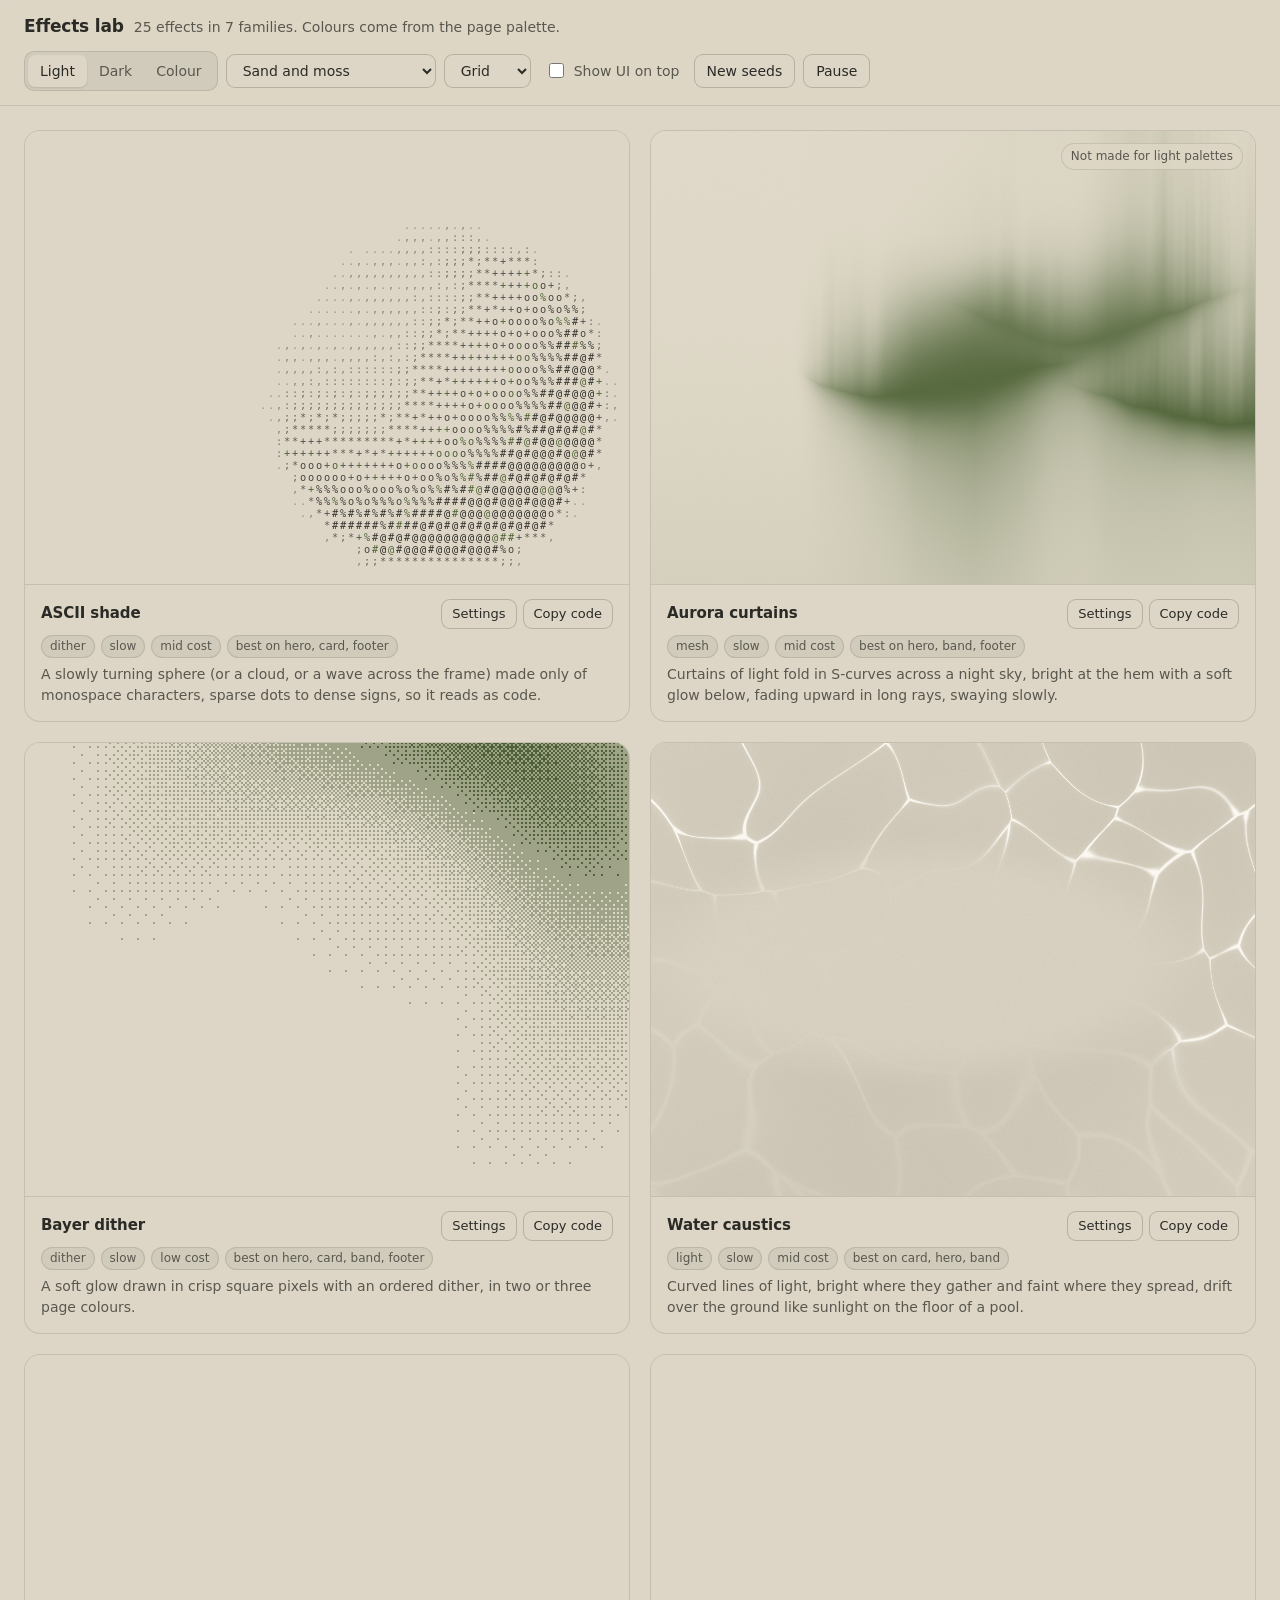
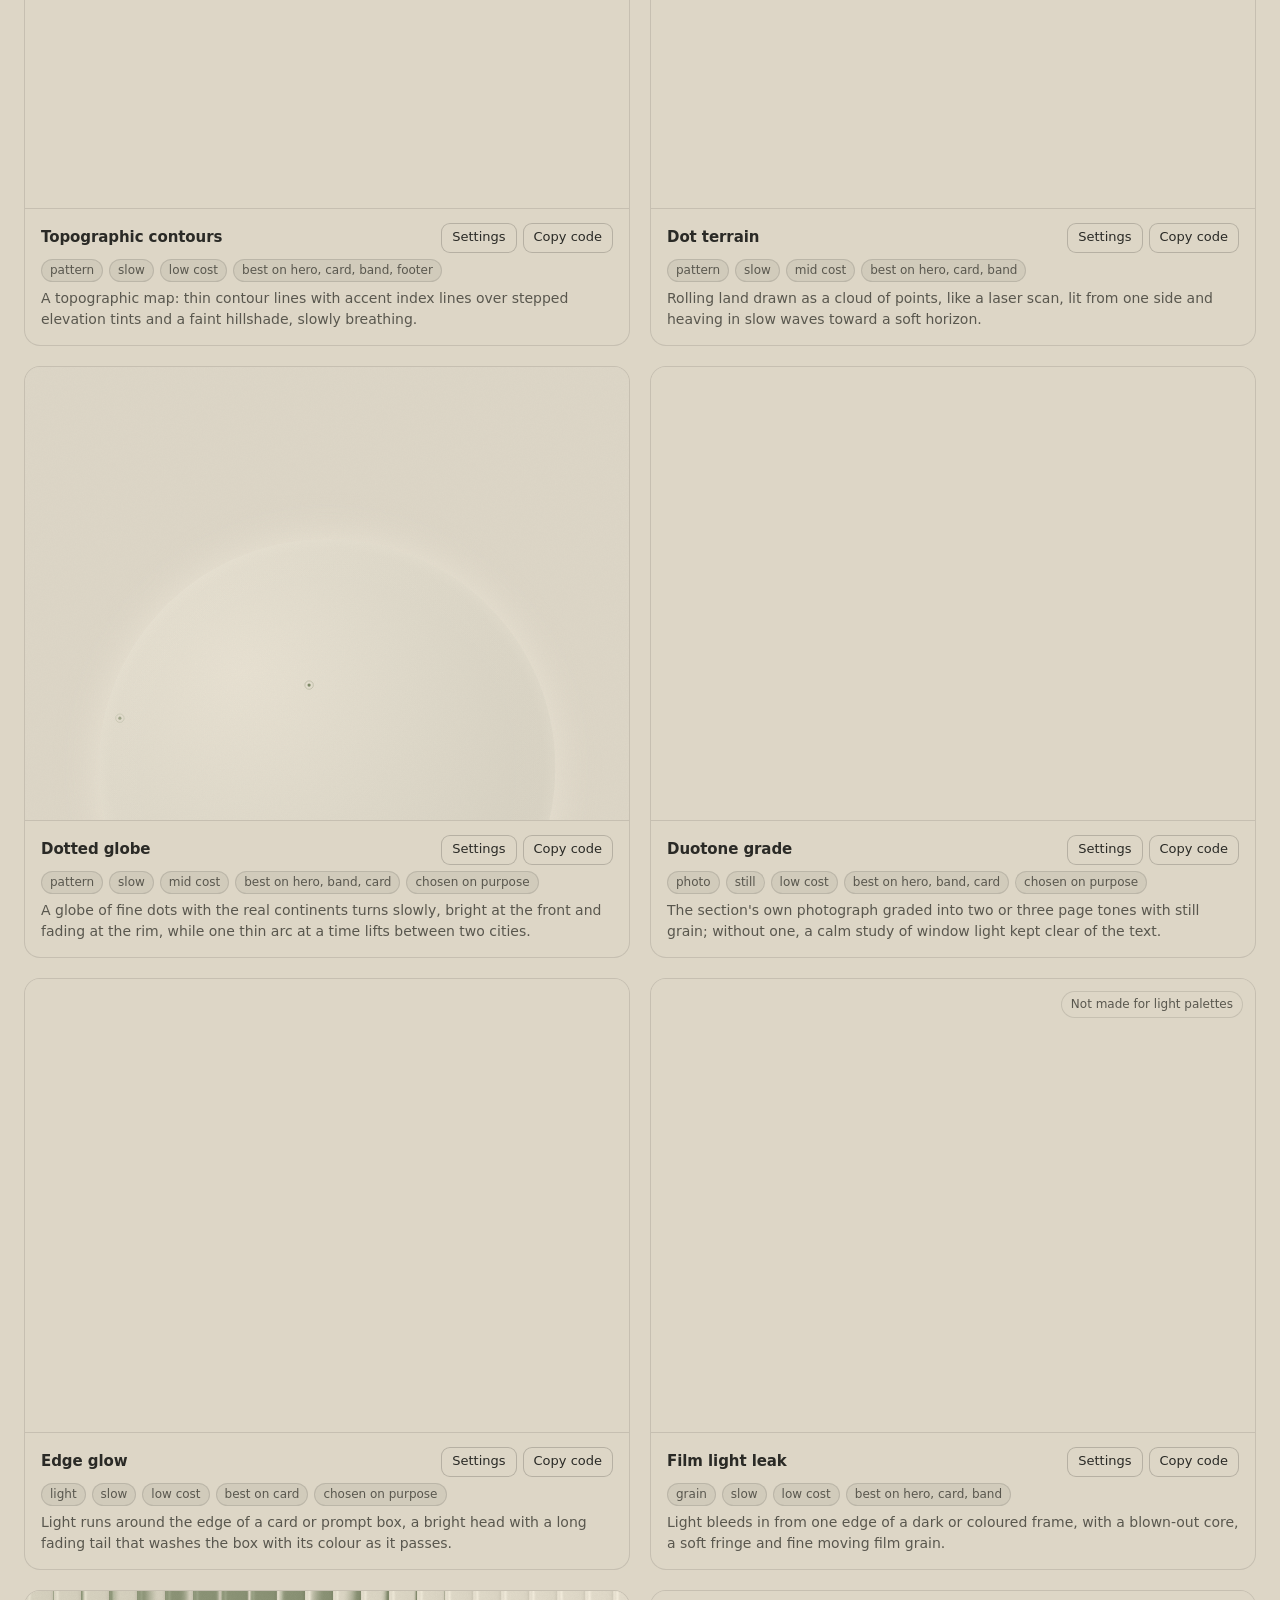
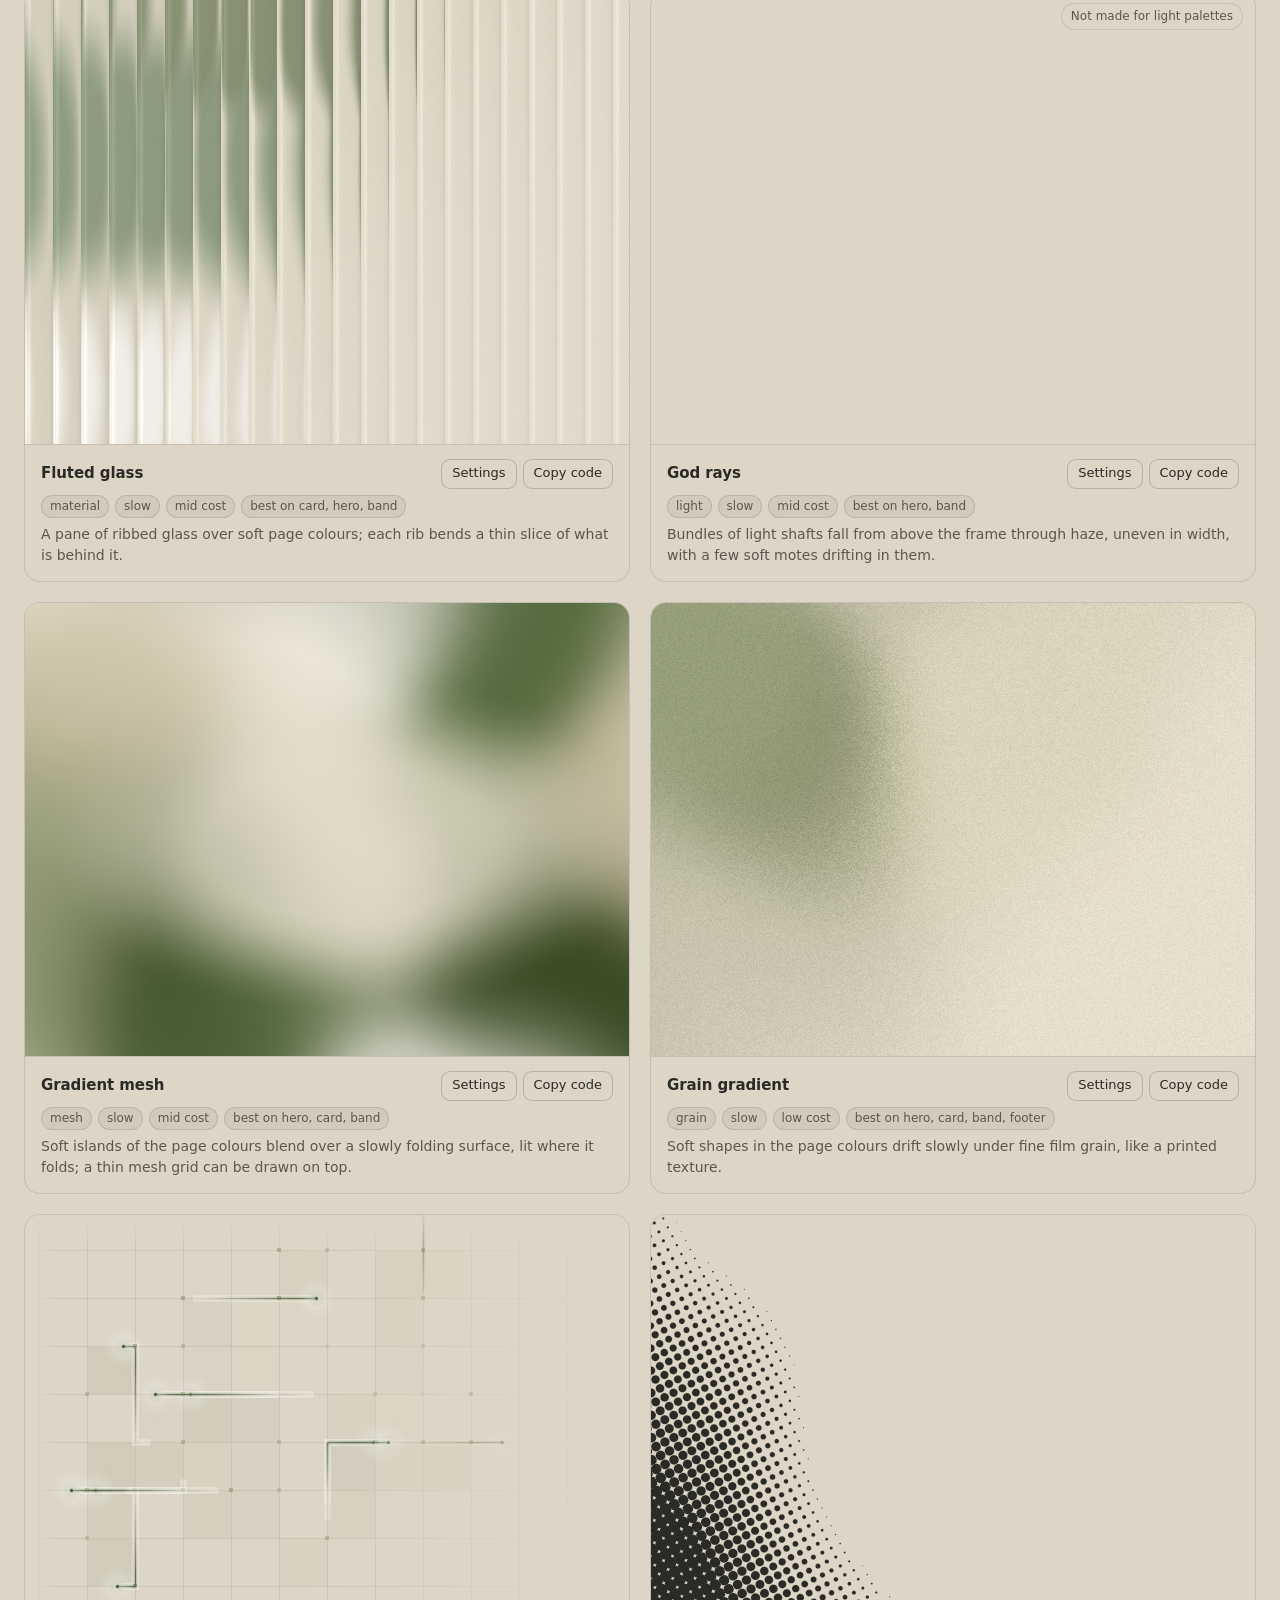
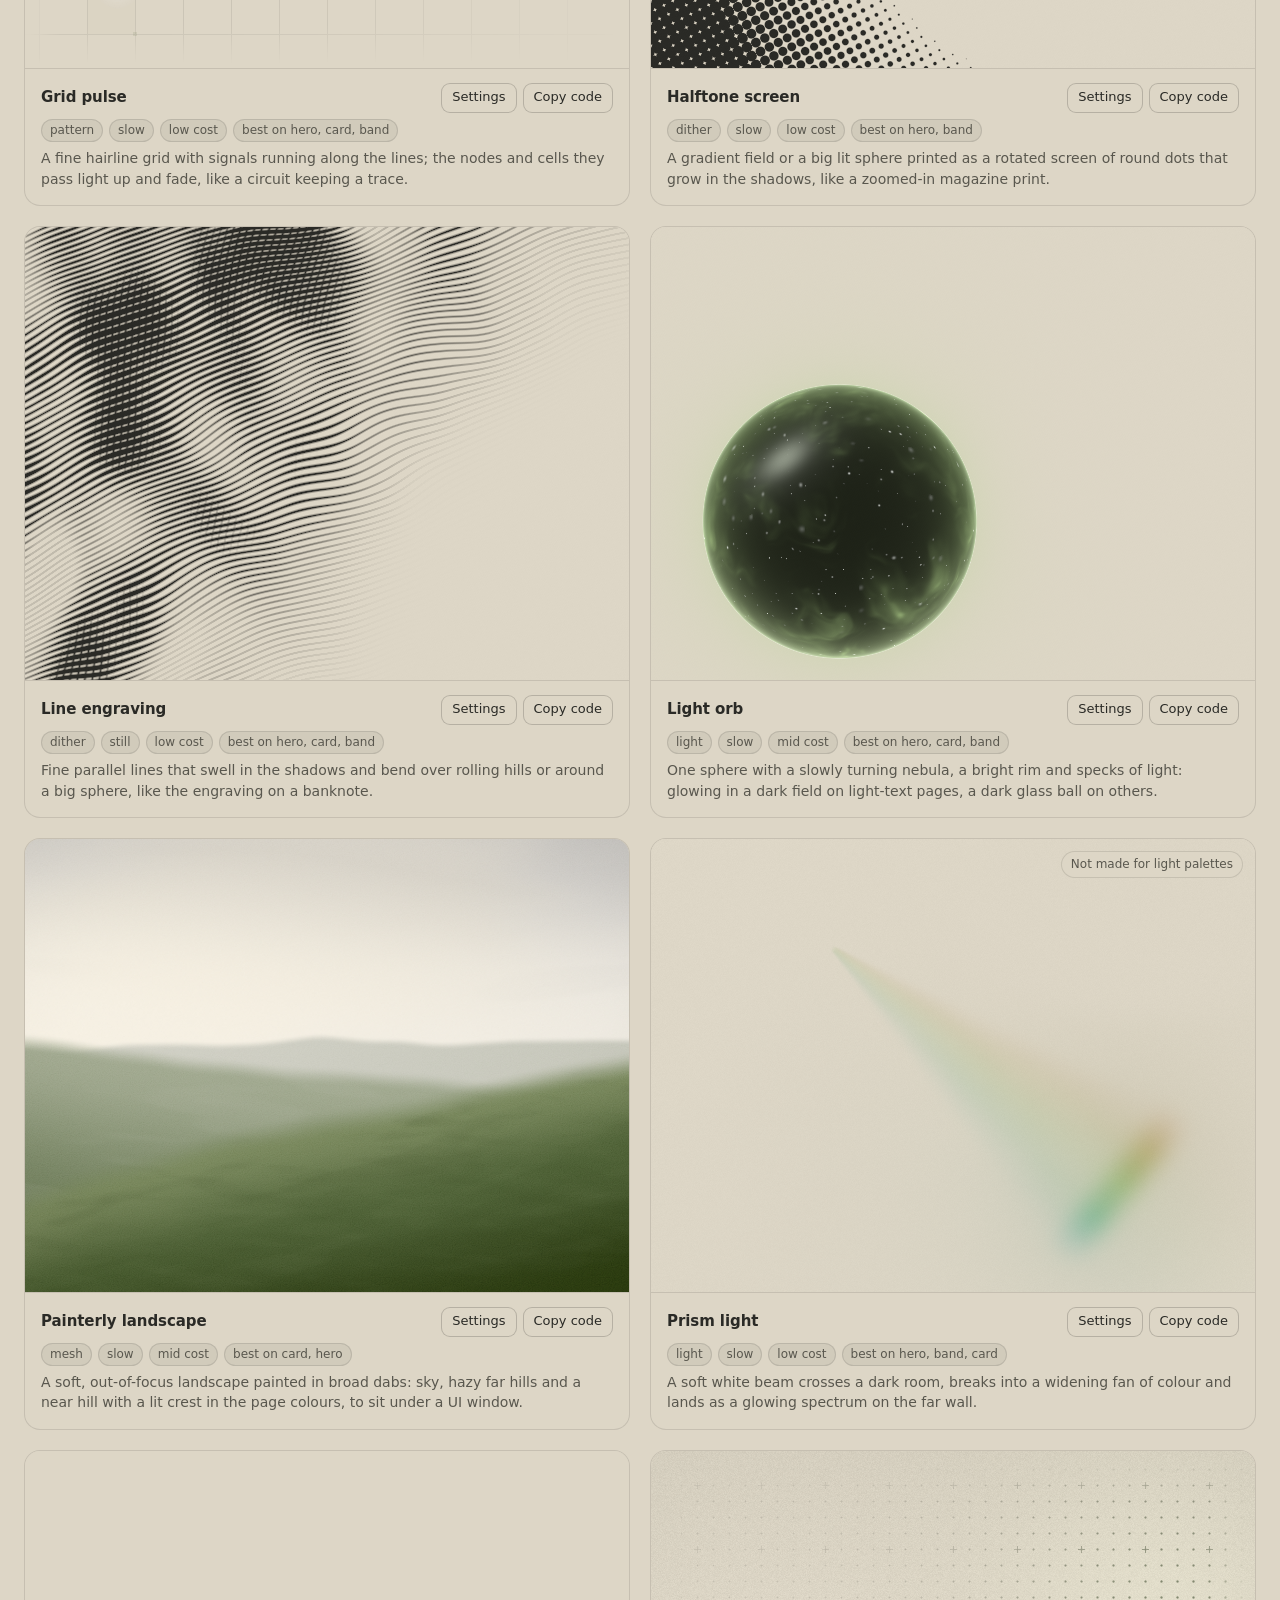
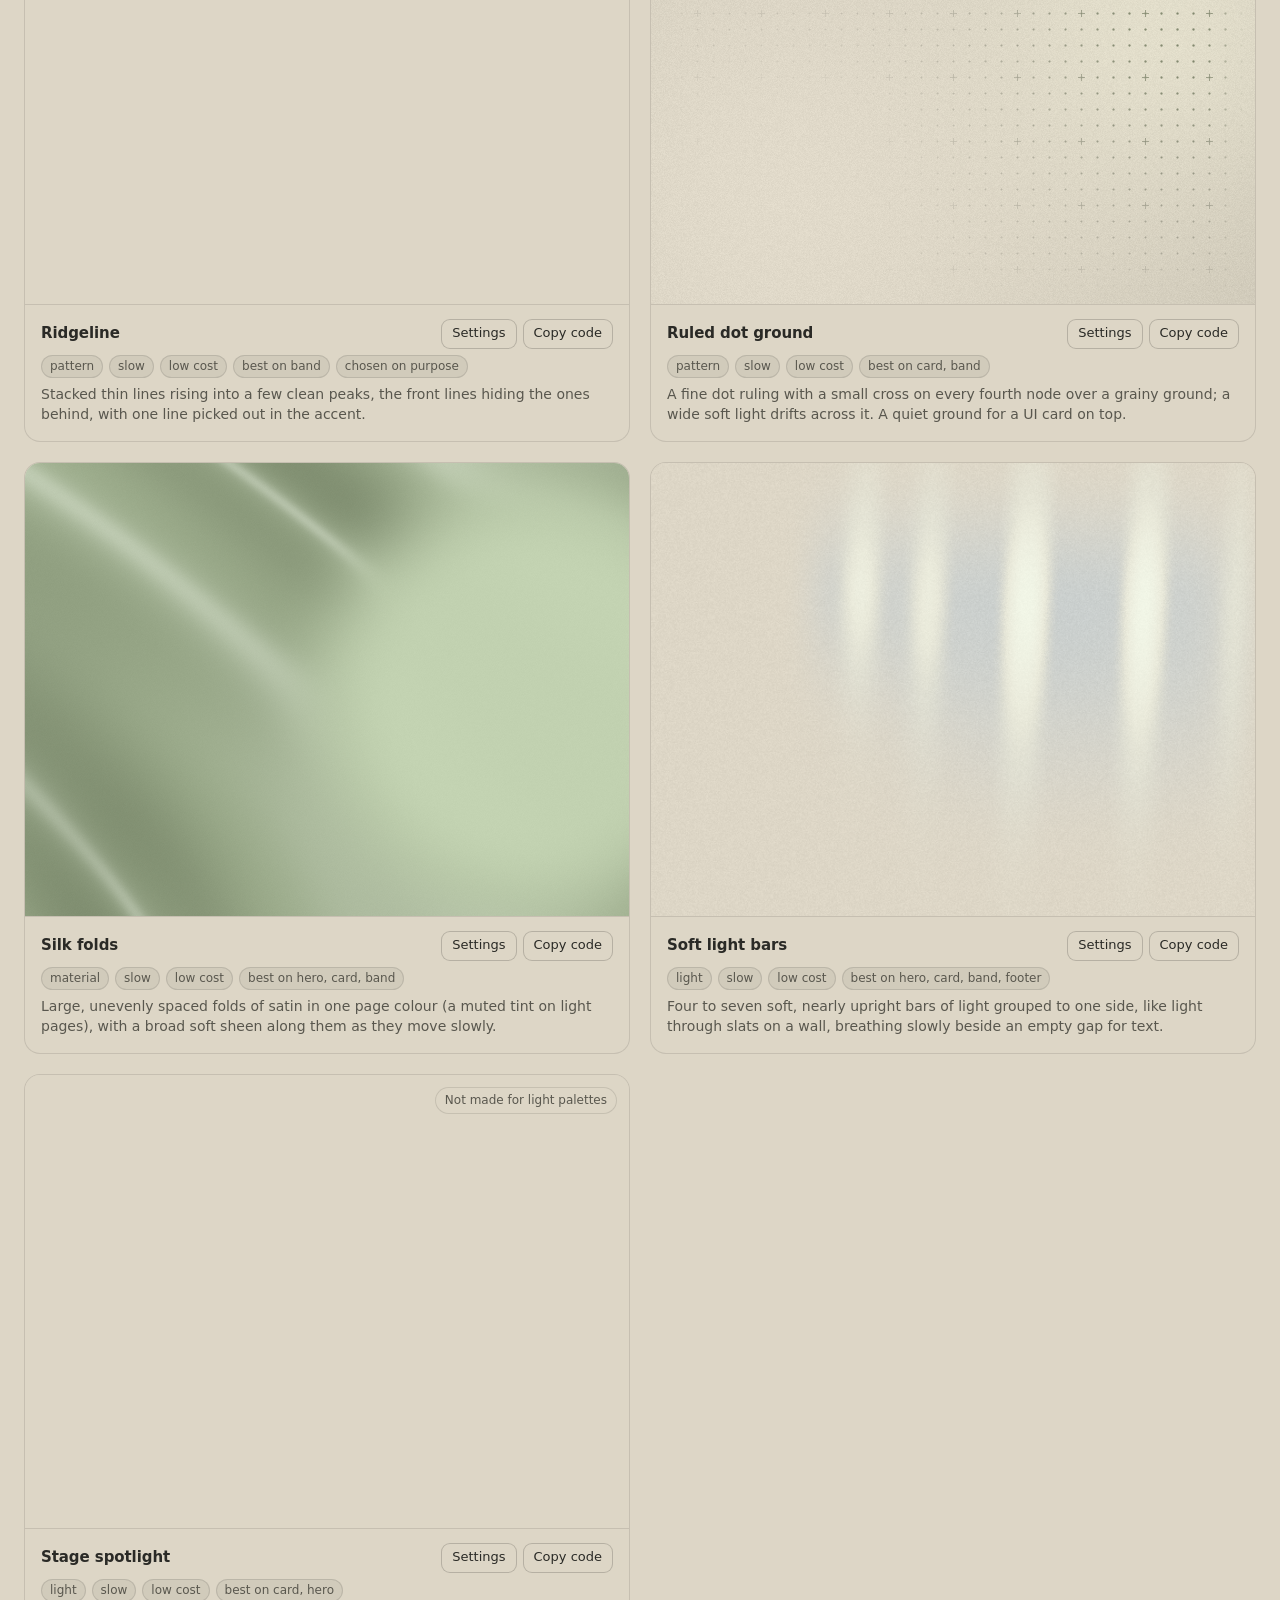
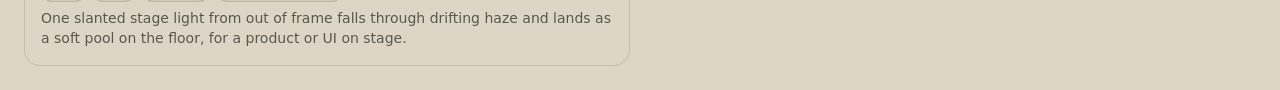
<file: assets/effects/lab.html>
<!doctype html>
<html lang="en">
<head>
<script>window.__tpGlMax = 16;   /* a gallery shows many live effects at once; a page of a site keeps the default 4 (fx.js) */</script>
<meta charset="utf-8">
<meta name="viewport" content="width=device-width, initial-scale=1">
<title>Effects lab</title>
<link rel="icon" href="data:,">
<style>
  :root {
    --bg: #ddd6c6; --surface: #d2cab8; --ink: #2a2a26; --muted: #59574e; --accent: #4f6238; --accent-ink: #ffffff;
    --line: color-mix(in oklab, var(--ink) 13%, transparent);
    --line-strong: color-mix(in oklab, var(--ink) 22%, transparent);
    --chip: color-mix(in oklab, var(--ink) 6%, var(--bg));
    --radius: 16px;
    color-scheme: light;
  }
  * { box-sizing: border-box; }
  html { -webkit-text-size-adjust: 100%; }
  body {
    margin: 0; background: var(--bg); color: var(--ink);
    font: 14px/1.45 ui-sans-serif, system-ui, -apple-system, "Segoe UI", Roboto, "Helvetica Neue", Arial, sans-serif;
    -webkit-font-smoothing: antialiased;
  }
  button, select, input { font: inherit; color: inherit; }
  .bar {
    position: sticky; top: 0; z-index: 20;
    display: flex; flex-wrap: wrap; align-items: center; justify-content: space-between; gap: 12px 20px;
    padding: 14px 24px; background: color-mix(in oklab, var(--bg) 90%, transparent);
    backdrop-filter: saturate(1.2) blur(14px); -webkit-backdrop-filter: saturate(1.2) blur(14px);
    border-bottom: 1px solid var(--line);
  }
  .title { display: flex; align-items: baseline; gap: 10px; min-width: 0; }
  .title h1 { margin: 0; font-size: 17px; font-weight: 640; letter-spacing: -0.01em; }
  .title p { margin: 0; color: var(--muted); white-space: nowrap; overflow: hidden; text-overflow: ellipsis; }
  .controls { display: flex; flex-wrap: wrap; align-items: center; gap: 8px; }
  .seg { display: inline-flex; padding: 3px; border-radius: 10px; background: var(--chip); border: 1px solid var(--line); }
  .seg button { border: 0; background: transparent; padding: 6px 12px; border-radius: 7px; cursor: pointer; color: var(--muted); }
  .seg button[aria-pressed="true"] { background: var(--bg); color: var(--ink); box-shadow: 0 1px 2px color-mix(in oklab, var(--ink) 14%, transparent); }
  .btn, select {
    height: 34px; padding: 0 12px; border-radius: 9px; border: 1px solid var(--line-strong); background: var(--bg);
    cursor: pointer; display: inline-flex; align-items: center; gap: 6px;
  }
  .btn:hover, select:hover { border-color: color-mix(in oklab, var(--ink) 35%, transparent); }
  .btn.primary { background: var(--ink); color: var(--bg); border-color: var(--ink); }
  label.check { display: inline-flex; align-items: center; gap: 7px; padding: 0 6px; cursor: pointer; color: var(--muted); }
  label.check input { accent-color: var(--accent); width: 15px; height: 15px; }
  select { max-width: 210px; }

  .grid {
    display: grid; gap: 20px; padding: 24px; max-width: 1680px; margin: 0 auto;
    grid-template-columns: repeat(auto-fit, minmax(min(100%, 400px), 1fr));
  }
  body[data-layout="wide"] .grid { grid-template-columns: 1fr; max-width: 1280px; }
  body[data-layout="hero"] .grid { grid-template-columns: 1fr; max-width: none; padding: 0; gap: 0; }
  .tile { border: 1px solid var(--line); border-radius: var(--radius); overflow: hidden; background: var(--bg); display: flex; flex-direction: column; min-width: 0; }
  body[data-layout="hero"] .tile { border-radius: 0; border-width: 0 0 1px; }
  .stage { position: relative; aspect-ratio: 4 / 3; overflow: hidden; }
  body[data-layout="wide"] .stage { aspect-ratio: 16 / 9; }
  body[data-layout="hero"] .stage { aspect-ratio: auto; height: 100vh; min-height: 560px; }
  .stage[data-unfit]::after {
    content: attr(data-unfit); position: absolute; top: 12px; right: 12px; padding: 4px 9px; border-radius: 999px;
    font-size: 12px; background: color-mix(in oklab, var(--bg) 85%, transparent); color: var(--muted); border: 1px solid var(--line);
  }

  /* sample content that sits on the effect */
  .sample { position: absolute; inset: 0; display: none; pointer-events: none; }
  body[data-ui="1"] .sample { display: block; }
  .sample-card {
    position: absolute; left: 22px; bottom: 22px; width: min(232px, calc(100% - 44px));
    display: grid; grid-template-columns: 36px 1fr; gap: 10px; align-items: center;
    padding: 12px 14px 12px 12px; border-radius: 12px; background: var(--surface); color: var(--ink);
    box-shadow: 0 1px 1px color-mix(in oklab, var(--ink) 8%, transparent), 0 10px 30px -12px rgb(0 0 0 / 0.3);
    border: 1px solid color-mix(in oklab, var(--ink) 8%, transparent);
  }
  .sample-card .ic {
    width: 36px; height: 36px; border-radius: 8px; background: var(--bg);
    background-image: radial-gradient(color-mix(in oklab, var(--ink) 55%, transparent) 1.1px, transparent 1.4px);
    background-size: 6px 6px; background-position: 3px 3px; border: 1px solid var(--line);
  }
  .sample-card b { display: block; font-size: 13px; font-weight: 600; }
  .sample-card span { display: block; font-size: 12px; color: var(--muted); font-variant-numeric: tabular-nums; }
  .sample-card .track { grid-column: 1 / -1; height: 4px; border-radius: 4px; background: color-mix(in oklab, var(--ink) 12%, transparent); position: relative; }
  .sample-card .track i { position: absolute; inset: 0 45% 0 0; border-radius: inherit; background: var(--accent); }
  .sample-head { position: absolute; left: 24px; top: 22px; right: 24px; color: var(--ink); }
  .sample-head b { display: block; font-size: clamp(18px, 2.2vw, 30px); font-weight: 640; letter-spacing: -0.02em; line-height: 1.1; max-width: 16ch; }
  .sample-head span { display: block; margin-top: 6px; color: var(--muted); max-width: 34ch; }
  body[data-layout="hero"] .sample-head { left: 48px; top: auto; bottom: 30vh; }
  body[data-layout="hero"] .sample-head b { font-size: clamp(36px, 5vw, 72px); }
  body[data-layout="hero"] .sample-card { left: 48px; bottom: 48px; }

  /* card layout: a feature card with an inset effect panel and a small UI window on it */
  .card-head { display: none; }
  body[data-layout="card"] .grid { grid-template-columns: repeat(auto-fit, minmax(min(100%, 460px), 1fr)); max-width: 1240px; gap: 16px; }
  body[data-layout="card"] .tile { padding: 22px; border: 0; background: color-mix(in oklab, var(--ink) 4.5%, var(--bg)); border-radius: 18px; }
  body[data-layout="card"] .card-head { display: block; }
  .card-head b { display: block; font-size: 15px; font-weight: 620; }
  .card-head p { margin: 4px 0 0; color: var(--muted); max-width: 52ch; }
  body[data-layout="card"] .stage { margin-top: 18px; border-radius: 12px; aspect-ratio: 16 / 10; }
  body[data-layout="card"] .info { display: none; }
  body[data-layout="card"] .sample { display: block; }
  body[data-layout="card"] .sample-head, body[data-layout="card"] .sample-card { display: none; }
  .window { display: none; }
  body[data-layout="card"] .window {
    display: block; position: absolute; left: 50%; top: 54%; transform: translate(-50%, -50%); width: 64%;
    border-radius: 10px; background: var(--surface); color: var(--ink);
    box-shadow: 0 1px 0 color-mix(in oklab, var(--ink) 6%, transparent), 0 18px 40px -16px rgb(0 0 0 / 0.35);
    border: 1px solid color-mix(in oklab, var(--ink) 10%, transparent); overflow: hidden; font-size: 12px;
  }
  .window .wbar { display: flex; align-items: center; gap: 5px; padding: 8px 10px; border-bottom: 1px solid var(--line); }
  .window .wbar i { width: 7px; height: 7px; border-radius: 50%; background: color-mix(in oklab, var(--ink) 22%, transparent); }
  .window .wbar span { margin-left: 8px; color: var(--muted); }
  .window .wbody { padding: 12px 12px 14px; display: grid; gap: 8px; }
  .window .wrow { display: flex; align-items: center; justify-content: space-between; gap: 10px; }
  .window .wrow em { font-style: normal; color: var(--muted); font-variant-numeric: tabular-nums; }
  .window .wbtn { justify-self: start; margin-top: 2px; padding: 5px 10px; border-radius: 7px; background: var(--accent); color: var(--accent-ink); font-weight: 600; }
  .info { padding: 14px 16px 16px; display: grid; gap: 4px; border-top: 1px solid var(--line); }
  body[data-layout="hero"] .info { display: none; }
  .info-top { display: flex; align-items: center; justify-content: space-between; gap: 12px; }
  .info h2 { margin: 0; font-size: 15px; font-weight: 620; letter-spacing: -0.005em; }
  .tags { display: flex; flex-wrap: wrap; gap: 6px; margin: 2px 0 2px; }
  .tags span { font-size: 12px; padding: 2px 8px; border-radius: 999px; background: var(--chip); color: var(--muted); border: 1px solid var(--line); }
  .look { margin: 0; color: var(--muted); }
  .actions { display: flex; gap: 6px; flex: none; }
  .actions .btn { height: 30px; padding: 0 10px; font-size: 13px; }

  .params { display: none; padding: 4px 16px 16px; gap: 10px 18px; grid-template-columns: repeat(auto-fill, minmax(170px, 1fr)); }
  .tile.open .params { display: grid; }
  .param { display: grid; gap: 4px; }
  .param label { display: flex; justify-content: space-between; font-size: 12px; color: var(--muted); }
  .param output { color: var(--ink); font-variant-numeric: tabular-nums; }
  .param input[type=range] { width: 100%; accent-color: var(--ink); margin: 0; }
  .params .row { grid-column: 1 / -1; display: flex; gap: 8px; align-items: center; }
  .params .row input { width: 90px; height: 30px; border-radius: 8px; border: 1px solid var(--line-strong); background: var(--bg); padding: 0 8px; }

  .empty { padding: 80px 24px; text-align: center; color: var(--muted); }
  .toast {
    position: fixed; left: 50%; bottom: 24px; transform: translate(-50%, 20px); opacity: 0; pointer-events: none;
    background: var(--ink); color: var(--bg); padding: 9px 14px; border-radius: 10px; transition: .25s ease; z-index: 30;
  }
  .toast.on { opacity: 1; transform: translate(-50%, 0); }
  @media (max-width: 640px) {
    .bar { padding: 12px 16px; }
    .grid { padding: 16px; gap: 16px; }
    .title p { display: none; }
  }
</style>
</head>
<body data-layout="grid">
<header class="bar">
  <div class="title">
    <h1>Effects lab</h1>
    <p id="count"></p>
  </div>
  <div class="controls">
    <div class="seg" role="group" aria-label="Palette type">
      <button type="button" data-kind="light">Light</button>
      <button type="button" data-kind="dark">Dark</button>
      <button type="button" data-kind="colour">Colour</button>
    </div>
    <select id="pal" aria-label="Palette"></select>
    <select id="layout" aria-label="Layout"><option value="grid">Grid</option><option value="card">Cards</option><option value="wide">Wide</option><option value="hero">Hero</option></select>
    <label class="check"><input type="checkbox" id="ui"> Show UI on top</label>
    <button type="button" class="btn" id="reseed">New seeds</button>
    <button type="button" class="btn" id="pause">Pause</button>
  </div>
</header>
<main class="grid" id="grid"></main>
<div class="toast" id="toast" role="status"></div>
<script id="palettes" type="application/json">[{"id":"white-link-blue","name":"Sheet and biro","bg":"#ffffff","surface":"#f4f4f4","ink":"#111111","muted":"#6b6b6b","accent":"#1a4be0","accentInk":"#ffffff"},{"id":"cool-white-slate","name":"Frost and slate","bg":"#f7f9fa","surface":"#ecf0f2","ink":"#1f3038","muted":"#5d6b72","accent":"#0d7480","accentInk":"#ffffff"},{"id":"rose-grey-green","name":"Rose grey, green","bg":"#ebe5e3","surface":"#e1dad7","ink":"#2b2622","muted":"#6a615d","accent":"#0f7d45","accentInk":"#ffffff"},{"id":"paper-grey-brass","name":"Newsprint and brass","bg":"#e8e8e3","surface":"#dcdcd6","ink":"#181715","muted":"#63625c","accent":"#bfb21a","accentInk":"#181715"},{"id":"stone-blueprint","name":"Stone and blueprint","bg":"#dfdedb","surface":"#d3d2ce","ink":"#26251e","muted":"#5f5d55","accent":"#2456d6","accentInk":"#ffffff"},{"id":"white-navy-tab","name":"Navy on white","bg":"#ffffff","surface":"#f4f4f2","ink":"#1f2b4d","muted":"#6a7186","accent":"#f7941d","accentInk":"#1f2b4d"},{"id":"three-stones","name":"Three stones","bg":"#eeecea","surface":"#e4e1dd","ink":"#333231","muted":"#6b6763","accent":"#5c6b54","accentInk":"#ffffff"},{"id":"putty-black-teal","name":"Putty and black","bg":"#dedad3","surface":"#d3cec6","ink":"#0a0a0a","muted":"#5c5852","accent":"#256f82","accentInk":"#ffffff"},{"id":"moss-sand","name":"Sand and moss","bg":"#ddd6c6","surface":"#d2cab8","ink":"#2a2a26","muted":"#59574e","accent":"#4f6238","accentInk":"#ffffff"},{"id":"green-mat-chocolate","name":"Bone, green, chocolate","bg":"#e5e1d8","surface":"#dad5ca","ink":"#2a1d17","muted":"#6b5b51","accent":"#456f3a","accentInk":"#ffffff"},{"id":"lunar-grey-bronze","name":"Lunar and bronze","bg":"#111111","surface":"#1c1c1c","ink":"#f2f2f2","muted":"#8f8f8f","accent":"#a08672","accentInk":"#111111"},{"id":"blue-black-cornflower","name":"Night and sky blue","bg":"#0a0d14","surface":"#131824","ink":"#e9edf3","muted":"#8891a1","accent":"#5ab9fc","accentInk":"#0a0d14"},{"id":"green-black-bone","name":"Green-black and bone","bg":"#161c1a","surface":"#1f2725","ink":"#e3e2da","muted":"#8e948d","accent":"#9fc7b8","accentInk":"#161c1a"},{"id":"black-crimson","name":"Black and crimson","bg":"#0a0a0a","surface":"#151515","ink":"#efefef","muted":"#8c8c8c","accent":"#b11226","accentInk":"#ffffff"},{"id":"forest-pale-lime","name":"Forest and lime","bg":"#0f1f10","surface":"#162a17","ink":"#ffffff","muted":"#9aa39a","accent":"#c6f19d","accentInk":"#0f1f10"},{"id":"charcoal-room-sage","name":"Charcoal and sage","bg":"#1c1c1c","surface":"#262626","ink":"#f1f1ef","muted":"#9a9b96","accent":"#8fa68e","accentInk":"#1c1c1c"},{"id":"warm-black-gold","name":"Warm black, gold","bg":"#0c0a08","surface":"#181512","ink":"#ffffff","muted":"#8f8a84","accent":"#c9a45a","accentInk":"#0c0a08"},{"id":"graphite-safety-orange","name":"Graphite and orange","bg":"#18191b","surface":"#222427","ink":"#eff0f1","muted":"#9c9ea3","accent":"#ff4a1f","accentInk":"#18191b"},{"id":"soot-pale-lime","name":"Soot and lime","bg":"#0f0f0f","surface":"#1a1a1a","ink":"#ffffff","muted":"#8f8f8f","accent":"#dafa9c","accentInk":"#0f0f0f"},{"id":"plum-black-pink","name":"Plum-black and pink","bg":"#0d060b","surface":"#1b0e17","ink":"#ffffff","muted":"#9a8f97","accent":"#ff488b","accentInk":"#0d060b"},{"id":"white-signal-red","name":"Signal red, white","bg":"#ffffff","surface":"#f2f2f2","ink":"#0a0a0a","muted":"#6b6b6b","accent":"#d92b21","accentInk":"#ffffff"},{"id":"white-mint-tiles","name":"Greys and mint","bg":"#ffffff","surface":"#f3f3f3","ink":"#232323","muted":"#6e6e6e","accent":"#a1ffcb","accentInk":"#232323"},{"id":"cool-grey-cobalt","name":"Cool grey, cobalt","bg":"#eef0f3","surface":"#e2e5ea","ink":"#0b0c0e","muted":"#5d6470","accent":"#1f2de6","accentInk":"#ffffff"},{"id":"offwhite-bottle-yellow","name":"Bottle ink, yellow","bg":"#f7f7f7","surface":"#ebebeb","ink":"#0d2a1c","muted":"#5f6b64","accent":"#f6e016","accentInk":"#0d2a1c"},{"id":"teal-on-paper","name":"Teal on paper","bg":"#f7f9f8","surface":"#ebf0ee","ink":"#06525c","muted":"#2f737d","accent":"#06525c","accentInk":"#f7f9f8"},{"id":"navy-pink","name":"Navy and pink","bg":"#1a2039","surface":"#212846","ink":"#f9a3c0","muted":"#b9879c","accent":"#f9a3c0","accentInk":"#1a2039"},{"id":"blush-aubergine","name":"Blush and aubergine","bg":"#edccbe","surface":"#e8c2b2","ink":"#351a2b","muted":"#6c4857","accent":"#351a2b","accentInk":"#edccbe"},{"id":"cobalt-on-sand","name":"Cobalt on sand","bg":"#e6dbc7","surface":"#ddd0b9","ink":"#062b8a","muted":"#3a5aa8","accent":"#062b8a","accentInk":"#e6dbc7"},{"id":"oxblood-grey","name":"Oxblood and grey","bg":"#e2e2e2","surface":"#d6d6d6","ink":"#7d0c14","muted":"#7a4a4e","accent":"#7d0c14","accentInk":"#e2e2e2"},{"id":"olive-on-bone","name":"Olive on bone","bg":"#ecebe7","surface":"#e1dfd9","ink":"#38450f","muted":"#5d683a","accent":"#38450f","accentInk":"#ecebe7"},{"id":"burgundy-bubblegum","name":"Burgundy and bubblegum","bg":"#3d0012","surface":"#4d0519","ink":"#ff99d3","muted":"#c77aa0","accent":"#ff99d3","accentInk":"#3d0012"},{"id":"bottle-green-gold","name":"Bottle green, gold","bg":"#133621","surface":"#1a4429","ink":"#f4d96c","muted":"#b3a55e","accent":"#f4d96c","accentInk":"#133621"},{"id":"cobalt-field","name":"Cobalt field","bg":"#0034eb","surface":"#002fd6","ink":"#ffffff","muted":"#dfe4f2","accent":"#e9e34a","accentInk":"#111111"},{"id":"mustard-field","name":"Mustard and black","bg":"#e1ac10","surface":"#cd9d0f","ink":"#0b0b0b","muted":"#4d3d0a","accent":"#24338f","accentInk":"#ffffff"},{"id":"carmine-field","name":"Carmine field","bg":"#9c1220","surface":"#8a101c","ink":"#ffffff","muted":"#f0b9bd","accent":"#ffd9dc","accentInk":"#9c1220"},{"id":"pink-field-lime","name":"Bubblegum and lime","bg":"#ff87ab","surface":"#ff739d","ink":"#0a0a0a","muted":"#6b1f3a","accent":"#def915","accentInk":"#0a0a0a"},{"id":"sky-field-navy","name":"Sky and navy","bg":"#6bb4ee","surface":"#7dbdf0","ink":"#0e1822","muted":"#1b3d5c","accent":"#ff5a1f","accentInk":"#0e1822"},{"id":"orange-field-black","name":"Orange and black","bg":"#ff7a1f","surface":"#ff8633","ink":"#050f16","muted":"#5a2306","accent":"#050f16","accentInk":"#ff7a1f"},{"id":"tobacco-olive","name":"Tobacco and olive","bg":"#472913","surface":"#55321a","ink":"#e4e0cf","muted":"#b39f84","accent":"#525e1b","accentInk":"#e4e0cf"},{"id":"poster-chapters","name":"Poster chapters","bg":"#e6e0d2","surface":"#dcd5c5","ink":"#1a1a1a","muted":"#5f5b52","accent":"#18bc42","accentInk":"#1a1a1a"},{"id":"blue-red-black","name":"Blue, red, black","bg":"#ffffff","surface":"#f3f3f3","ink":"#0a0a0a","muted":"#6b6b6b","accent":"#1f30e0","accentInk":"#ffffff"},{"id":"charcoal-primaries","name":"Charcoal and primaries","bg":"#191919","surface":"#242424","ink":"#ffffff","muted":"#9a9a9a","accent":"#0c7866","accentInk":"#ffffff"},{"id":"ultramarine-yellow","name":"Ultramarine and yellow","bg":"#1423b8","surface":"#1220a6","ink":"#ffffff","muted":"#e4e2d6","accent":"#1fc27a","accentInk":"#0a0a0a"},{"id":"candy-chapters","name":"Candy chapters","bg":"#ffd249","surface":"#f5c63c","ink":"#0a0a0a","muted":"#5e4a0a","accent":"#f53fd6","accentInk":"#0a0a0a"},{"id":"orange-sky-lime","name":"Orange, sky, lime","bg":"#ff8126","surface":"#ff8d3a","ink":"#111111","muted":"#5c2a05","accent":"#de194b","accentInk":"#ffffff"},{"id":"post-red-mustard","name":"Post red, mustard","bg":"#e2dccf","surface":"#d7d0c1","ink":"#2a1110","muted":"#6b524c","accent":"#4a6f84","accentInk":"#ffffff"},{"id":"mint-orange-grey","name":"Grey, mint, orange","bg":"#ffffff","surface":"#f5f5f5","ink":"#000000","muted":"#666666","accent":"#a7ff9c","accentInk":"#000000"},{"id":"report-blocks","name":"Report blocks","bg":"#ffffff","surface":"#f6f6f6","ink":"#000000","muted":"#5f5f5f","accent":"#fe7141","accentInk":"#000000"},{"id":"card-pastels","name":"Card pastels","bg":"#f7f7f5","surface":"#ebebe8","ink":"#000000","muted":"#666662","accent":"#d0106f","accentInk":"#ffffff"},{"id":"mint-pink-accounts","name":"Mint and pink","bg":"#f8f8f8","surface":"#eeeeee","ink":"#0a0a0a","muted":"#6a6a6a","accent":"#1f6b3a","accentInk":"#ffffff"},{"id":"swap-pastels","name":"Swapping pastels","bg":"#c3d7e5","surface":"#d0e0eb","ink":"#141414","muted":"#4a5068","accent":"#0f5257","accentInk":"#ffffff"},{"id":"blush-sage-slate","name":"Blush, sage, slate","bg":"#a6b3bc","surface":"#b2bdc5","ink":"#1c1c1c","muted":"#38424a","accent":"#2c3620","accentInk":"#e3e2da"},{"id":"candy-on-black","name":"Candy on black","bg":"#000000","surface":"#0d0d0d","ink":"#ffffff","muted":"#999999","accent":"#93f1f7","accentInk":"#000000"},{"id":"sky-sand","name":"Sky and sand","bg":"#cbe4f2","surface":"#bcdcee","ink":"#0a0a0a","muted":"#44606e","accent":"#b0298f","accentInk":"#ffffff"},{"id":"studio-grey","name":"Studio grey","bg":"#a8a8aa","surface":"#b4b4b6","ink":"#0e0e0e","muted":"#3a3a3c","accent":"#1f5c49","accentInk":"#ffffff"},{"id":"walnut-tan","name":"Walnut and tan","bg":"#2b2216","surface":"#382d1e","ink":"#e4e2da","muted":"#a39a8b","accent":"#bda38b","accentInk":"#2b2216"}]</script>
<script id="presets" type="application/json">{"light":"moss-sand","dark":"blue-black-cornflower","colour":"cobalt-field"}</script>
<script type="module">
  import fx from './fx.js';

  const q = new URLSearchParams(location.search);
  const PALETTES = JSON.parse(document.getElementById('palettes').textContent);
  const PRESETS = JSON.parse(document.getElementById('presets').textContent);
  const byId = Object.fromEntries(PALETTES.map(p => [p.id, p]));
  const $ = s => document.querySelector(s);
  const grid = $('#grid');

  if (q.has('fallback')) fx.config.forceFallback = true;
  if (q.has('webgl1')) fx.config.forceWebGL1 = true;
  if (q.has('time')) fx.setClock(+q.get('time'));
  document.body.dataset.layout = ['wide', 'hero', 'card'].includes(q.get('layout')) ? q.get('layout') : 'grid';
  $('#layout').value = document.body.dataset.layout;
  $('#layout').addEventListener('change', e => { document.body.dataset.layout = e.target.value; syncUrl(); });
  document.body.dataset.ui = q.get('ui') === '1' ? '1' : '0';
  $('#ui').checked = document.body.dataset.ui === '1';

  let palette = pickPalette(q.get('palette') || 'light');
  let paused = false;
  const tiles = [];

  function pickPalette(key) {
    const id = PRESETS[key] || key;
    return byId[id] || byId[PRESETS.light] || PALETTES[0];
  }
  function applyPalette(p) {
    const r = document.documentElement.style;
    r.setProperty('--bg', p.bg); r.setProperty('--surface', p.surface); r.setProperty('--ink', p.ink);
    r.setProperty('--muted', p.muted); r.setProperty('--accent', p.accent); r.setProperty('--accent-ink', p.accentInk);
    document.documentElement.style.colorScheme = fx.paletteKind(p) === 'light' ? 'light' : 'dark';
    const kind = fx.paletteKind(p);
    for (const b of document.querySelectorAll('.seg button')) b.setAttribute('aria-pressed', String(PRESETS[b.dataset.kind] === p.id));
    $('#pal').value = p.id;
    for (const t of tiles) {
      const fits = t.meta.palettes.includes(kind);
      if (fits) t.stage.removeAttribute('data-unfit'); else t.stage.setAttribute('data-unfit', `Not made for ${kind} palettes`);
      t.ctrl?.setPalette(fx.normalizePalette(p));
    }
  }
  function toast(msg) {
    const el = $('#toast'); el.textContent = msg; el.classList.add('on');
    clearTimeout(toast.t); toast.t = setTimeout(() => el.classList.remove('on'), 1600);
  }
  const fmt = (v, d) => (d.step && d.step >= 1 ? String(Math.round(v)) : (+v).toFixed(2));

  function snippet(t) {
    const p = t.ctrl.params, d = t.meta.params || {};
    const changed = Object.fromEntries(Object.entries(p).filter(([k, v]) => d[k] && v !== d[k].default));
    const attrs = [`data-fx="${t.meta.id}"`, `data-fx-seed="${t.ctrl.seed}"`];
    if (Object.keys(changed).length) attrs.push(`data-fx-params='${JSON.stringify(changed)}'`);
    return `<div ${attrs.join(' ')}></div>`;
  }

  function buildTile(meta, i) {
    const tile = document.createElement('article');
    tile.className = 'tile';
    tile.dataset.id = meta.id;
    tile.innerHTML = `
      <div class="card-head"><b></b><p></p></div>
      <div class="stage">
        <div class="sample" aria-hidden="true">
          <div class="window"><div class="wbar"><i></i><i></i><i></i><span>Settings</span></div>
            <div class="wbody"><div class="wrow"><span>Grain</span><em>0.60</em></div><div class="wrow"><span>Speed</span><em>0.50</em></div><span class="wbtn">Apply</span></div></div>
          <div class="sample-head"><b>A headline sits here</b><span>Secondary text, to check contrast on the effect.</span></div>
          <div class="sample-card"><div class="ic"></div><div><b></b><span></span></div><div class="track"><i></i></div></div>
        </div>
      </div>
      <div class="info">
        <div class="info-top">
          <h2></h2>
          <div class="actions">
            <button type="button" class="btn" data-act="params" aria-expanded="false">Settings</button>
            <button type="button" class="btn" data-act="copy">Copy code</button>
          </div>
        </div>
        <div class="tags"></div>
        <p class="look"></p>
      </div>
      <div class="params"></div>`;
    tile.querySelector('h2').textContent = meta.name;
    tile.querySelector('.card-head b').textContent = meta.name;
    tile.querySelector('.card-head p').textContent = meta.look;
    tile.querySelector('.window .wbar span').textContent = meta.name;
    const wk = Object.keys(meta.params || {}).slice(0, 2);
    tile.querySelectorAll('.window .wrow').forEach((row, n) => {
      const k = wk[n];
      if (!k) { row.remove(); return; }
      row.querySelector('span').textContent = k[0].toUpperCase() + k.slice(1);
      row.querySelector('em').textContent = fmt(meta.params[k].default, meta.params[k]);
    });
    tile.querySelector('.look').textContent = meta.look;
    tile.querySelector('.sample-card b').textContent = meta.name;
    const keys = Object.keys(meta.params || {}).slice(0, 2);
    tile.querySelector('.sample-card span').textContent = keys.map(k => `${k} ${fmt(meta.params[k].default, meta.params[k])}`).join(' · ');
    const tags = [meta.family, meta.motion, `${meta.cost} cost`, `best on ${meta.bestOn.join(', ')}`, ...(meta.random === false ? ['chosen on purpose'] : [])];
    tile.querySelector('.tags').append(...tags.map(s => Object.assign(document.createElement('span'), { textContent: s })));
    const stage = tile.querySelector('.stage');
    const seed = q.has('seed') ? (+q.get('seed') + i * 101) : 1000 + i * 37;
    const t = { meta, tile, stage, seed, ctrl: null };
    tile.querySelector('[data-act="copy"]').addEventListener('click', async () => {
      if (!t.ctrl) return;
      try { await navigator.clipboard.writeText(snippet(t)); toast('Code copied'); }
      catch (_) { prompt('Copy this code', snippet(t)); }
    });
    tile.querySelector('[data-act="params"]').addEventListener('click', e => {
      const open = tile.classList.toggle('open');
      e.currentTarget.setAttribute('aria-expanded', String(open));
    });
    buildParams(t);
    return t;
  }

  function buildParams(t) {
    const box = t.tile.querySelector('.params');
    box.innerHTML = '';
    for (const [k, d] of Object.entries(t.meta.params || {})) {
      const id = `${t.meta.id}-${k}`;
      const row = document.createElement('div');
      row.className = 'param';
      row.innerHTML = `<label for="${id}"><span>${k}</span><output></output></label><input type="range" id="${id}">`;
      const inp = row.querySelector('input'), out = row.querySelector('output');
      inp.min = d.min; inp.max = d.max; inp.step = d.step || (d.max - d.min) / 100; inp.value = d.default;
      out.textContent = fmt(d.default, d);
      inp.addEventListener('input', () => { out.textContent = fmt(+inp.value, d); t.ctrl?.set({ [k]: +inp.value }); });
      box.append(row);
    }
    const row = document.createElement('div');
    row.className = 'row';
    row.innerHTML = `<span>Seed</span><input type="number" min="0" max="9999" step="1"><button type="button" class="btn">Reset</button>`;
    const seedIn = row.querySelector('input');
    seedIn.value = t.seed;
    seedIn.addEventListener('change', () => { t.seed = +seedIn.value || 0; remount(t); });
    row.querySelector('button').addEventListener('click', () => { buildParams(t); remount(t); });
    box.append(row);
  }

  async function remount(t, params) {
    t.ctrl = await fx.mount(t.stage, t.meta.id, { palette: fx.normalizePalette(palette), params: params || currentParams(t), seed: t.seed });
    if (paused) t.ctrl.pause();
    t.tile.querySelector('.params .row input').value = t.seed;
    // the seed may place the calm area and focal point (fx.compose): show the values in use
    for (const [k, d] of Object.entries(t.meta.params || {})) {
      const inp = t.tile.querySelector(`#${t.meta.id}-${k}`);
      if (inp && t.ctrl.params[k] != null) { inp.value = t.ctrl.params[k]; inp.previousElementSibling.querySelector('output').textContent = fmt(t.ctrl.params[k], d); }
    }
  }
  function currentParams(t) {
    const out = {};
    for (const inp of t.tile.querySelectorAll('.param input')) out[inp.id.slice(t.meta.id.length + 1)] = +inp.value;
    return out;
  }

  // controls
  for (const b of document.querySelectorAll('.seg button')) {
    b.addEventListener('click', () => { palette = pickPalette(b.dataset.kind); applyPalette(palette); syncUrl(); });
  }
  const sel = $('#pal');
  const groups = { light: [], dark: [], colour: [] };
  for (const p of PALETTES) groups[fx.paletteKind(p)].push(p);
  for (const [k, list] of Object.entries(groups)) {
    const og = document.createElement('optgroup');
    og.label = k[0].toUpperCase() + k.slice(1);
    for (const p of list) og.append(new Option(p.name, p.id));
    sel.append(og);
  }
  sel.addEventListener('change', () => { palette = pickPalette(sel.value); applyPalette(palette); syncUrl(); });
  $('#ui').addEventListener('change', e => {
    document.body.dataset.ui = e.target.checked ? '1' : '0';
    syncUrl();
    // a page puts the calm area where its text is; with the sample text on, do the same
    const calm = textCalm();
    for (const t of tiles) remount(t, calm ? { ...currentParams(t), ...calm } : {});
  });
  $('#layout').addEventListener('change', () => {
    const calm = textCalm();
    if (calm) for (const t of tiles) remount(t, { ...currentParams(t), ...calm });
  });
  // where the sample headline sits (0..1 of the frame), or null when no text is on the effect
  function textCalm() {
    const layout = document.body.dataset.layout;
    if (document.body.dataset.ui !== '1' || layout === 'card') return null;
    return layout === 'hero' ? { calmX: 0.2, calmY: 0.62 } : { calmX: 0.2, calmY: 0.18 };
  }
  $('#reseed').addEventListener('click', () => {
    for (const t of tiles) { t.seed = Math.floor(Math.random() * 10000); remount(t); }
  });
  $('#pause').addEventListener('click', e => {
    paused = !paused;
    e.currentTarget.textContent = paused ? 'Play' : 'Pause';
    for (const t of tiles) paused ? t.ctrl?.pause() : t.ctrl?.resume();
  });
  function syncUrl() {
    const u = new URL(location.href);
    u.searchParams.set('palette', palette.id);
    if (document.body.dataset.ui === '1') u.searchParams.set('ui', '1'); else u.searchParams.delete('ui');
    if (document.body.dataset.layout !== 'grid') u.searchParams.set('layout', document.body.dataset.layout); else u.searchParams.delete('layout');
    history.replaceState(null, '', u);
  }

  // load
  let index;
  try { index = await fetch('./index.json', { cache: 'no-store' }).then(r => { if (!r.ok) throw new Error(r.status); return r.json(); }); }
  catch (err) { grid.innerHTML = '<p class="empty">index.json did not load. Run: node scripts/effects.mjs index, and serve this folder over http.</p>'; throw err; }
  let list = index.effects || [];
  const only = (q.get('only') || '').split(',').map(s => s.trim()).filter(Boolean);
  if (only.length) list = only.map(id => list.find(e => e.id === id)).filter(Boolean);
  if (q.get('family')) list = list.filter(e => e.family === q.get('family'));
  const kinds = new Set(list.map(e => e.family));
  $('#count').textContent = `${list.length} effect${list.length === 1 ? '' : 's'} in ${kinds.size} famil${kinds.size === 1 ? 'y' : 'ies'}. Colours come from the page palette.`;
  if (!list.length) grid.innerHTML = '<p class="empty">No effects match.</p>';
  list.forEach((meta, i) => { const t = buildTile(meta, i); tiles.push(t); grid.append(t.tile); });
  applyPalette(palette);
  await Promise.all(tiles.map(t => remount(t, { ...(textCalm() || {}) })));
  document.documentElement.dataset.ready = '1';
</script>
</body>
</html>
</file>
<file: assets/system.css>
/*
  taste-skill system.css - the one system for the page. Link it first, then assets/ui/cards.css (the
  feature card, its panel and the fragment placements), then set the palette (--p-*), the fonts and
  the radius set on :root in the page (node scripts/start.mjs prints that block).
  Do not add a second grid, spacing scale, type scale, radius scale, button or card style.
*/

/* ---------------------------------------------------------------- tokens */
:root {
  /* palette (hex only; fx.js reads --bg --surface --ink --muted --accent --accent-ink) */
  --p-bg: #ffffff;
  --p-surface: #f4f4f4;
  --p-ink: #111111;
  --p-muted: #6b6b6b;
  --p-accent: #1a4be0;
  --p-accent-ink: #ffffff;
  --p-action: #1a4be0;      /* buttons, links, focus: the accent, or the ink when the accent is too pale */
  --p-action-ink: #ffffff;
  --p-inv-bg: #111111;
  --p-inv-surface: #1c1c1c;
  --p-inv-ink: #f4f4f4;
  --p-inv-muted: #a3a3a3;
  --p-inv-accent: #ffffff;
  --p-inv-accent-ink: #111111;
  --p-inv-action: #ffffff;
  --p-inv-action-ink: #111111;
  /* the lit ground behind UI and in the closing band (references/cards.md), one per page, tech pages only
     (none on kind other, which is flat): <html data-ground="sand|sky|sage|painting">. system.js gives it to every ground
     that holds UI, on light and dark pages alike; --hue on one panel changes only its accent */
  --ground-bg: #d9ccb7; --ground-surface: #e9e0d2; --ground-ink: #2a2622; --ground-muted: #5a534a; --ground-accent: #a8794a;

  /* fonts */
  --font-display: system-ui, -apple-system, "Segoe UI", sans-serif;
  --font-text: system-ui, -apple-system, "Segoe UI", sans-serif;
  --font-mono: ui-monospace, "SFMono-Regular", Menlo, Consolas, monospace;
  --display-weight: 400;    /* headlines 400; 500 on a tech page (software, gaming, hardware) */
  --display-tracking: -0.025em;

  /* the page rhythm (references/layout-v4.md): one section per screen. The header is fixed and
     --nav tall; every section is padded --padt above and --padb (plus the phone action bar, --bar)
     below, and is exactly one or two screens tall (--h: 1 or 2; --hm on a phone). The hero's words
     start --hgap under the header and its content ends --hpadb above the fold. */
  --nav: 72px;
  --padt: 120px;
  --padb: 72px;
  --hgap: 48px;
  --hpadb: 64px;
  --bar: 0px;
  /* grid: one .wrap (alias .container) for the header, every section and the footer, the same
     --gut on both sides: 1280 wide at x 80-1360 at 1440, 342 at x 24-366 at 390 */
  --container: 1280px;
  --gut: 80px;
  --pad: var(--gut);
  --gutter: 24px;

  /* spacing: 4/8 scale */
  --s-1: 4px;  --s-2: 8px;  --s-3: 12px; --s-4: 16px; --s-5: 24px;
  --s-6: 32px; --s-7: 48px; --s-8: 64px; --s-9: 96px; --s-10: 128px;
  --section: 40px;      /* only a .section outside main (the kit's demo pages); every main > section and
                           footer.closing take --padt and --padb */
  --section-band: 56px; /* the same for an older footer outside footer.closing */
  --head-gap: 48px;     /* the one heading-to-content gap, 32 on a phone (layout.css reads it as --ly-head-gap) */
  --card-pad: 16px;     /* card padding (cards.css sets its own for cards with a panel) */
  --card-gap: 16px;     /* gap between cards */

  /* type scale (the only sizes on the page) */
  --t-label: 13px;
  --t-small: 14px;
  --t-body: 16px;
  --t-lead: 18px;
  --t-card: 18px;
  --t-h3: 24px;
  /* straight lines from the phone size at 390 to the desktop size at 1440 (system.md's table) */
  --t-h2: clamp(30px, 1.72vw + 23.3px, 48px);
  --t-h1: clamp(38px, 3.24vw + 25.4px, 72px);
  /* a big number stays a step under the h2 (VI-11): 38 at 1440, 28 at 390, so it never reads as a
     section heading; a stats row and a price set their own, smaller still */
  --t-stat: clamp(28px, .952vw + 24.29px, 38px);

  /* radius: one scale (soft by default; data-radius on <html> switches it) */
  --r-sm: 8px;  --r-md: 12px; --r-lg: 20px; --r-btn: 8px;

  /* controls (fixed here; a page never adds its own) */
  --btn-h: 44px;
  --btn-h-sm: 36px;
  --nav-h: var(--nav);  /* the older name, kept for the kit's files */
  --icon: 16px;         /* small icons: socials, menu chevrons, mono brand marks */

  /* motion: the one UI ease-out (motion.css --m-ease and ui/base.css --u-ease read it; references/motion.md) */
  --ease: cubic-bezier(.2, .8, .2, 1);
  --dur: 180ms;
}
html[data-radius="sharp"] { --r-sm: 4px; --r-md: 6px;  --r-lg: 8px;  --r-btn: 4px; }
html[data-radius="soft"]  { --r-sm: 8px; --r-md: 12px; --r-lg: 20px; --r-btn: 8px; }
html[data-radius="round"] { --r-sm: 10px; --r-md: 16px; --r-lg: 24px; --r-btn: 999px; }
/* the four lit grounds (references/cards.md); sand is the default above. painting goes with
   painterly-landscape (x.ai's daylight sky over olive hills) */
html[data-ground="sky"]      { --ground-bg: #c6d3df; --ground-surface: #d6e0e9; --ground-ink: #25303a; --ground-muted: #4d5964; --ground-accent: #3f6a92; }
html[data-ground="sage"]     { --ground-bg: #cdd6c6; --ground-surface: #dce3d6; --ground-ink: #262d24; --ground-muted: #535b51; --ground-accent: #6c8e63; }
html[data-ground="painting"] { --ground-bg: #79a8d6; --ground-surface: #a6c4e2; --ground-ink: #16212c; --ground-muted: #273949; --ground-accent: #9c9b3c; }
/* cards.css takes its card and panel radii from this scale */
html[data-radius] .card { --c-r: var(--r-lg); }
html[data-radius] .panel { --p-r: var(--r-md); }

/* a phone: the header 56, the sections padded 96 / 48, the hero's words 40 under the header and its
   content ending 24 above the fold, 24 at both sides, 12 between columns */
@media (max-width: 639px) {
  :root { --nav: 56px; --padt: 96px; --padb: 48px; --hgap: 40px; --hpadb: 24px; --gut: 24px; --gutter: 12px; --card-gap: 12px; --head-gap: 32px; }
}
@media (min-width: 640px) {
  :root { --gut: 48px; --section: 48px; --section-band: 72px; --card-pad: 24px; }
}
@media (min-width: 1024px) {
  :root { --gut: 80px; --section: 56px; --section-band: 96px; --card-gap: 24px;
          --t-lead: 20px; --t-card: 20px; --t-h3: 28px; }
  /* a place (and a local service): the 1200 column at x 120-1320 */
  html[data-type="place"] { --gut: 120px; --container: 1200px; }
}
/* a place (VI-06, ST-96, PH-23): its own smaller type (h1 48/53 and 32/37, h2 32/40 and 24/30, titles
   and the sub-line 20 and 18), the Recipe 3 hero's gap under its photograph (40, 24 on a phone),
   square photographs and cards and 2px buttons, whatever data-radius and data-buttons say */
:root[data-type="place"] {
  --hgap: 40px;
  --t-h1: clamp(32px, 1.524vw + 26.06px, 48px);
  --t-h2: clamp(24px, .762vw + 21px, 32px);
  --t-h3: clamp(20px, .381vw + 18.51px, 24px);
  --r-sm: 2px; --r-md: 0px; --r-lg: 0px; --r-btn: 2px;
}
:root[data-type="place"] :is(h1, .t-h1) { line-height: 1.104; }
:root[data-type="place"] :is(h2, .t-h2) { line-height: 1.25; }
@media (max-width: 639px) {
  :root[data-type="place"] { --hgap: 24px; }
  :root[data-type="place"] :is(h1, .t-h1) { line-height: 1.156; }
}

/* ---------------------------------------------------------------- grounds (at most three) */
:root, .ground-base {
  --bg: var(--p-bg); --surface: var(--p-surface); --ink: var(--p-ink); --muted: var(--p-muted);
  --accent: var(--p-accent); --accent-ink: var(--p-accent-ink); --card: var(--p-surface);
  --action: var(--p-action); --action-ink: var(--p-action-ink);
}
.ground-surface {
  --bg: var(--p-surface); --surface: var(--p-bg); --ink: var(--p-ink); --muted: var(--p-muted);
  --accent: var(--p-accent); --accent-ink: var(--p-accent-ink); --card: var(--p-bg);
  --action: var(--p-action); --action-ink: var(--p-action-ink);
}
.ground-inverse {
  --bg: var(--p-inv-bg); --surface: var(--p-inv-surface); --ink: var(--p-inv-ink); --muted: var(--p-inv-muted);
  --accent: var(--p-inv-accent); --accent-ink: var(--p-inv-accent-ink); --card: var(--p-inv-surface);
  --action: var(--p-inv-action); --action-ink: var(--p-inv-action-ink);
}
:root, .ground-base, .ground-surface, .ground-inverse {
  --line: color-mix(in oklab, var(--ink) 11%, transparent);
  --line-strong: color-mix(in oklab, var(--ink) 20%, transparent);
  /* effects (fx.js) and UI fragments (assets/ui) take the colours of the ground they sit on */
  --fx-bg: var(--bg); --fx-surface: var(--surface); --fx-ink: var(--ink); --fx-muted: var(--muted);
  --fx-accent: var(--accent); --fx-accent-ink: var(--accent-ink);
  --ui-font: var(--font-text); --ui-mono: var(--font-mono); --ui-radius: var(--r-md);
}
.ground-base, .ground-surface, .ground-inverse { background: var(--bg); color: var(--ink); }

/* ---------------------------------------------------------------- base */
*, *::before, *::after { box-sizing: border-box; }
/* an anchor lands on the section's top (the judge's frame): the fixed header covers --nav of its --padt */
html { -webkit-text-size-adjust: 100%; scroll-padding-top: 0; scroll-behavior: auto; margin: 0; }
body {
  margin: 0; background: var(--bg); color: var(--ink);
  font: 400 var(--t-body)/1.55 var(--font-text);
  -webkit-font-smoothing: antialiased; text-rendering: optimizeLegibility; overflow-x: clip;
}
img, svg, video, canvas { display: block; max-width: 100%; }
/* hidden means hidden, also on an img the line above makes a block (a menu tab's photograph, a peek photograph) */
[hidden] { display: none !important; }
img, video { height: auto; }
a { color: inherit; text-decoration: none; }
button { font: inherit; color: inherit; }
h1, h2, h3, h4, p, ul, ol, figure, blockquote { margin: 0; }
ul, ol { padding: 0; list-style: none; }
h1, h2, h3, h4 {
  font-family: var(--font-display); font-weight: var(--display-weight);
  letter-spacing: var(--display-tracking); text-wrap: balance; overflow-wrap: break-word;
  /* a long word (a German compound at 390) breaks at a syllable with a hyphen, in the language of <html lang>;
     only words of 10 letters or more, 4 at least on each side, so a short English heading never breaks */
  hyphens: auto; -webkit-hyphens: auto; hyphenate-limit-chars: 10 4 4;
}
h1, .t-h1 { font-size: var(--t-h1); line-height: 1.04; }
h2, .t-h2 { font-size: var(--t-h2); line-height: 1.1; }
h3, .t-h3 { font-size: var(--t-h3); line-height: 1.2; }
h4, .t-card { font-family: var(--font-text); font-weight: 500; font-size: var(--t-card); line-height: 1.3; letter-spacing: -0.01em; }
p { text-wrap: pretty; }
.t-lead  { font-size: var(--t-lead); line-height: 1.5; }
.t-body  { font-size: var(--t-body); line-height: 1.55; }
.t-small { font-size: var(--t-small); line-height: 1.5; }
.t-label { font-size: var(--t-label); font-weight: 500; line-height: 1.4; letter-spacing: 0.01em; }
.t-stat  { font-family: var(--font-display); font-weight: var(--display-weight); font-size: var(--t-stat);
           line-height: 1; letter-spacing: var(--display-tracking); font-variant-numeric: tabular-nums; }
.muted { color: var(--muted); }
.mono  { font-family: var(--font-mono); }
.measure { max-width: 62ch; }
:focus-visible { outline: 2px solid var(--action); outline-offset: 2px; border-radius: 2px; }
::selection { background: color-mix(in oklab, var(--accent) 30%, transparent); }

/* ---------------------------------------------------------------- grid */
.wrap, .container { width: min(100% - 2 * var(--gut), var(--container)); margin-inline: auto; padding-inline: 0; }
.grid { display: grid; grid-template-columns: repeat(12, minmax(0, 1fr)); column-gap: var(--gutter); row-gap: var(--card-gap); }
.grid > * { min-width: 0; grid-column: 1 / -1; }
.section { padding-block: var(--section); }

/* ---------------------------------------------------------------- one section per screen
   The page is a stack of screens. Framed at scrollY = k x the screen height, a shot shows exactly one
   section: the hero alone on the first screen, every other section (and footer.closing, the close and
   the footer in one) exactly one or two screens tall, its h2 first, --padt under its top. Heights
   and padding do it: no pinning, snapping or script.
     <section class="section" id=".." style="--h: 2">     (2 screens; --hm sets a phone's count alone)
       <div class="wrap"> the h2 first, then the content </div>     (the one in-flow child)
     </section>
   A layer (a full-bleed photograph or ground behind the words) is an <img class="layer" aria-hidden="true">
   beside the .wrap. Content must fit: one screen holds 708px of content at 1440x900 (900 - 120 - 72),
   two hold 1,608 (the second screen's part starts --padt under its top with .g2). From 640 to 1279 a
   section keeps at least its screens and grows past them rather than overlap the next. */
main > :is(section, .section), footer.closing {
  position: relative; box-sizing: border-box;
  height: calc(var(--h, 1) * 100vh); height: calc(var(--h, 1) * 100svh);
  padding: var(--padt) 0 calc(var(--padb) + var(--bar));
}
main > :is(section, .section) > :is(.wrap, .container), footer.closing > .wrap { position: relative; z-index: 1; height: 100%; }
main > :is(section, .section) > :is(.wrap, .container):not(.grid) { display: flex; flex-direction: column; }
/* a .wrap that is the section's grid too (class="wrap grid"): its rows start at the top */
main > :is(section, .section) > :is(.wrap, .container).grid { align-content: start; }
/* .fill: the block that takes what the screen leaves under the heading (a photograph, a frame) */
main > :is(section, .section) > .wrap > .fill { flex: 1 1 0; min-height: 0; }
/* two screens as two groups: row 1 the h2 and the first group, row 2 the rest (no second h2), starting
   --padt under the second screen's top, so the second shot looks like any other section */
main > :is(section, .section).g2, footer.closing.g2 { --h: 2; }
main > :is(section, .section).g2 > :is(.wrap, .container), footer.closing.g2 > .wrap { display: grid; grid-template-rows: minmax(0, 1fr) minmax(0, 1fr); row-gap: calc(var(--padt) + var(--padb) + var(--bar)); }
main > :is(section, .section).g2 > :is(.wrap, .container) > *, footer.closing.g2 > .wrap > * { min-height: 0; align-self: start; }
main > :is(section, .section).g2 > :is(.wrap, .container) > :is(.group, .fill) { align-self: stretch; }
/* a group: one screen's part of a .g2 section (its h2 and first rows, or the rest) */
.group { display: flex; flex-direction: column; min-height: 0; }
/* each screen's card row runs down to that screen's foot (the cards stretch, their panels grow), so
   the second screen of a .g2 is never a short row over an empty ground; both rows end on the same line */
@media (min-width: 1024px) {
  main > :is(section, .section).g2 > .wrap > .grid:last-child,
  main > :is(section, .section).g2 > .wrap > .group > .grid:last-child { align-self: stretch; flex: 1 1 auto; min-height: 0; }
}
.group > .fill { flex: 1 1 0; min-height: 0; }
@media (min-width: 640px) and (max-width: 1279px) {
  main > :is(section, .section):not(.hero, .section--hero), footer.closing {
    height: auto; min-height: calc(var(--h, 1) * 100vh); min-height: calc(var(--h, 1) * 100svh);
  }
  /* the section is a column and its .wrap takes all of it, so a .fill (a photograph, a frame) still
     grows to the section's foot (a min-height percentage would not resolve, leaving it at its least) */
  /* :where() keeps it at no weight, so a page's own phone- or tablet-only hiding (section.desk-only { display: none }) wins */
  :where(main > :is(section, .section):not(.hero, .section--hero), footer.closing) { display: flex; flex-direction: column; }
  main > :is(section, .section):not(.hero, .section--hero) > :is(.wrap, .container), footer.closing > .wrap { flex: 1 0 auto; height: auto; min-height: 0; }
}
/* a phone: lvh (the screen with its bars hidden) for every section but the hero; --hm when stacking
   makes the content taller than the desktop count */
@media (max-width: 639px) {
  /* at least its screens, never less: content a screen cannot hold makes the section taller (the rhythm
     check then asks for --hm: 2 or less content); a fixed height would lay its last rows over the next
     section, the fault the phone shots showed most (a list under the closing heading and its button) */
  main > :is(section, .section):not(.hero, .section--hero), footer.closing {
    height: auto; min-height: calc(var(--hm, var(--h, 1)) * 100vh); min-height: calc(var(--hm, var(--h, 1)) * 100lvh);
  }
  /* one grid row at least the screens tall that grows with the .wrap's content: the .wrap is stretched to
     it, so its .fill and its two groups still share a definite height */
  /* (at no weight, as on the tablet: a page's own section.desk-only { display: none } still hides it) */
  :where(main > :is(section, .section):not(.hero, .section--hero):has(> :is(.wrap, .container)), footer.closing) {
    display: grid; grid-template-columns: minmax(0, 1fr); grid-template-rows: 1fr; grid-auto-rows: auto;
  }
  main > :is(section, .section):not(.hero, .section--hero) > :is(.wrap, .container), footer.closing > .wrap { height: auto; }
  main > :is(section, .section).g2m, footer.closing.g2m { --hm: 2; }
  main > :is(section, .section).g2m > :is(.wrap, .container), footer.closing.g2m > .wrap { display: grid; grid-template-rows: minmax(0, 1fr) minmax(0, 1fr); row-gap: calc(var(--padt) + var(--padb) + var(--bar)); }
  /* stacked in one, the two groups keep the open cards' 32px, so the first group's last panel never meets
     the next card's title */
  main > :is(section, .section).g2:not(.g2m) > :is(.wrap, .container) { display: flex; row-gap: var(--s-6); }
  /* what the two screens leave goes around the second group, so it opens below the header, not on the fold */
  main > :is(section, .section).g2:not(.g2m) > :is(.wrap, .container) > :last-child { margin-block: auto; }
  main > :is(section, .section).g2:not(.g2m) > :is(.wrap, .container) > * { align-self: stretch; }
}
/* a layer: the photograph or ground of a whole section, under its words, edge to edge */
main > :is(section, .section) > :is(img, video, canvas, picture).layer,
footer.closing > :is(img, video, canvas, picture).layer {
  position: absolute; inset: 0; z-index: 0; width: 100%; height: 100%; max-width: none; object-fit: cover; object-position: var(--pos, 50% 50%);
}
main > :is(section, .section) > picture.layer > img { width: 100%; height: 100%; object-fit: cover; }

/* the hero: exactly the first screen, the fixed header over its top. Its words start --hgap under the
   header (--photo adds a full-bleed photograph's height above them on a place); its content ends
   --hpadb above the fold, and nothing of the next section shows, at 1440, 1024, 820 and 390.
     <section class="hero hero--<type>"><div class="wrap"><div class="hero-text"> .. </div>[one strip]</div></section>
   .hero-text holds the whole composition (the words, and the picture or window beside or under them);
   one docked strip (logos, three facts) may follow it, at most 96px, desktop only. */
main > :is(.hero, .section--hero) {
  height: 100vh; height: 100svh; min-height: 0;
  padding: calc(var(--nav) + var(--photo, 0px) + var(--hgap)) 0 calc(var(--hpadb) + var(--bar));
}
:is(.hero, .section--hero) > .wrap { height: 100%; display: grid; grid-template-rows: minmax(0, 1fr) auto; row-gap: var(--s-7); }
:is(.hero, .section--hero) > .wrap > .hero-text { min-height: 0; }
/* a phone: the hero is at least the first screen and grows when a short phone (320x640) cannot hold its
   words, buttons and picture, so nothing of it lies over the next section or under the header */
@media (max-width: 639px) {
  main > :is(.hero, .section--hero) { height: auto; min-height: 100vh; min-height: 100svh; }
  main > :is(.hero, .section--hero):has(> :is(.wrap, .container)) { display: grid; grid-template-columns: minmax(0, 1fr); grid-template-rows: 1fr; grid-auto-rows: auto; }
  main > :is(.hero, .section--hero) > :is(.wrap, .container) { height: auto; }
}
:is(.hero, .section--hero) > .wrap > .hero-strip { grid-row: 2; max-height: 96px; }
@media (max-width: 639px) { :is(.hero, .section--hero) > .wrap > .hero-strip { display: none; } }
.section--hero .section-head { max-width: 860px; }
/* the starter's own hero (hero-split): the words on span-5 top-aligned, the picture on span-6 start-7
   as tall as the hero's content box (at most 716 at 1440x900); a phone stacks words, then the picture
   in what is left */
.hero-text.hero-split { height: 100%; align-items: stretch; }
.hero-split > .hero-copy { align-self: start; }
.hero-split > .hero-visual { position: relative; min-height: 0; height: 100%; }
@media (max-width: 1023px) {
  .hero-text.hero-split { display: flex; flex-direction: column; gap: var(--s-6); }
  .hero-split > .hero-visual { flex: 1 1 0; min-height: 200px; height: auto; }
}
.hero-copy > * + * { margin-top: var(--s-5); }
/* the h1 first in the words' column: its capitals start on the picture's top line, not the line box's
   (the leading above the capitals would put the words about 12px under the photograph's top) */
.hero-copy > h1:first-child { text-box: trim-start cap alphabetic; }
.hero-copy > .btn-row { margin-top: var(--s-6); }
/* three short facts at the foot of the words' column, on the picture's bottom line (no dead space
   under the buttons): <dl class="hero-facts"><div><dt>..</dt><dd>..</dd></div> x3</dl> */
@media (min-width: 1024px) {
  .hero-split > .hero-copy { height: 100%; display: flex; flex-direction: column; }
  .hero-split > .hero-copy > .hero-facts { margin-top: auto; }
}
.hero-facts { display: grid; grid-template-columns: repeat(3, minmax(0, 1fr)); gap: var(--s-5) var(--gutter); margin: 0; }
.hero-facts > div { display: grid; gap: var(--s-1); align-content: start; }
.hero-facts dt { font-size: var(--t-small); color: var(--muted); }
.hero-facts dd { margin: 0; font-weight: 500; }
@media (max-width: 1023px) { .hero-facts { display: none; } }
/* a notice line above the h1 (changed hours, a delivery cut-off): one line with a number, static,
   starting on the left line like the h1 under it */
.hero-notice { font-size: var(--t-small); font-weight: 500; color: var(--ink); }
.hero-notice b, .hero-notice strong { font-weight: 500; color: var(--accent); }
.hero-copy > .hero-notice + h1 { margin-top: var(--s-5); }

/* a phone: open tiles from a row of three or four (rooms, goods, beans) go two-up, an odd last one
   across the row, so a row of three fits one 844px screen (stacked one under another they need two) */
@media (max-width: 639px) {
  .grid > .tile:is(.span-3, .span-4) { grid-column: auto / span 6; }
  .grid > .tile:is(.span-3, .span-4):nth-child(odd of .tile):nth-last-child(1 of .tile) { grid-column: 1 / -1; }
  .grid > .tile:is(.span-3, .span-4) .tile__head { flex-wrap: wrap; gap: 0 var(--s-2); }
}
/* a phone: open cards (words on the ground, the panel under them) stacked one under another keep 32px
   between a panel's foot and the next card's title, so a title never reads as the panel's caption */
@media (max-width: 639px) { .grid:has(> .card--open) { row-gap: var(--s-6); } }
/* a phone stacks a two-screen section's four open tiles into its two screens: their panels take 180px (a wide
   crop), so the h2 and the first two tiles of two lines each end on the first screen and the four inside both,
   not a third of a screen past. A page that sets its group's own --p-h (#features .panel) sets its phone value
   too, as the starter does */
@media (max-width: 639px) { main > :is(section, .section).g2 .card--open > .panel { --p-h: 180px; } }
/* spans: desktop >= 1024. Tablet 640-1023: text cards on span-3 and span-6 go two-up; cards with a
   panel (a visual needs the width; the one exception is a span-6 pair, below)
   and everything else (split text and visuals, span-4 cards, span-5/7/8 blocks) take the full row, so a split stacks and no row is left half empty. Phone < 640: one column. */
@media (min-width: 640px) and (max-width: 1023px) {
  .grid > .card.span-3:not(:has(> .panel)), .grid > .card.span-6:not(:has(> .panel)) { grid-column: auto / span 6; }
  /* the one exception with a panel: a 2x2 (or a pair) of span-6 cards stays two-up from 720px (a panel
     of about 310px and more, wide enough for a kit fragment), so four cards take one or two screens
     at 768-820 instead of a card per row (four stacked panels run past two screens). Split cards and
     every other span keep the full row. Under 720 a card per row. */
  @media (min-width: 720px) {
    .grid > .card.span-6:has(> .panel):not(.card--split) { grid-column: auto / span 6; }
    .grid > .card.span-6:has(> .panel):not(.card--split):nth-child(odd of .card.span-6):nth-last-child(1 of .card.span-6) { grid-column: 1 / -1; }
  }
  /* open tiles (rooms, models, people, a photo pair) go two-up; an odd last one takes the row */
  .grid > .tile:is(.span-3, .span-4, .span-6) { grid-column: auto / span 6; }
  .grid > .tile:is(.span-3, .span-4, .span-6):nth-child(odd of .tile):nth-last-child(1 of .tile) { grid-column: 1 / -1; }
}
@media (min-width: 1024px) {
  .span-2  { grid-column: auto / span 2; }
  .span-3  { grid-column: auto / span 3; }
  .span-4  { grid-column: auto / span 4; }
  .span-5  { grid-column: auto / span 5; }
  .span-6  { grid-column: auto / span 6; }
  .span-7  { grid-column: auto / span 7; }
  .span-8  { grid-column: auto / span 8; }
  .span-9  { grid-column: auto / span 9; }
  .span-10 { grid-column: auto / span 10; }
  .span-12 { grid-column: auto / span 12; }
  .start-1 { grid-column-start: 1; } .start-2 { grid-column-start: 2; } .start-3 { grid-column-start: 3; }
  .start-5 { grid-column-start: 5; } .start-6 { grid-column-start: 6; } .start-7 { grid-column-start: 7; }
  .start-4 { grid-column-start: 4; } .start-8 { grid-column-start: 8; } .start-9 { grid-column-start: 9; }
  .start-10 { grid-column-start: 10; }
  /* a split is top-aligned: the words' first line and the picture's top on one line (never centred
     against each other, never mirrored: text left, the visual right, on every split of the page) */
  .grid--middle, .grid--top { align-items: start; }
}
/* card rows: every card in a row the same height (a plain .grid stretches them) */
.grid:is(.grid--middle, .grid--top) > .card { align-self: stretch; }
/* 1024-1279: a span-4 card's panel would be about 220px wide, too narrow for real UI. Cards with a
   panel on span-4 go two-up, a span-8 one takes the row, and an odd last one takes the row too
   (steps, proof row: two, then one wide; bento: the wide card, then the four small ones two by two) */
@media (min-width: 1024px) and (max-width: 1279px) {
  .grid > .card.span-4:has(> .panel) { grid-column: auto / span 6; }
  .grid > .card.span-8:has(> .panel),
  .grid > .card.span-4:has(> .panel):nth-child(odd of .card.span-4):nth-last-child(1 of .card.span-4) { grid-column: 1 / -1; }
}

/* ---------------------------------------------------------------- section heading */
.section-head { max-width: 760px; margin-bottom: var(--head-gap); display: grid; gap: var(--s-4); }
/* every heading starts on the left line (a centred head among left ones reads as a mistake): the
   old centred head is left-aligned too */
.section-head--center { text-align: left; justify-items: start; }
/* a head row: the h2 (and its line) left, one link or the section's button at the right line */
.section-head--split { max-width: none; display: flex; align-items: end; justify-content: space-between; gap: var(--s-5); flex-wrap: wrap; }
.section-head--split > div { display: grid; gap: var(--s-4); max-width: 760px; }
.section-head p { color: var(--ink); font-size: var(--t-lead); line-height: 1.5; max-width: 60ch; }
.section-head--row { max-width: none; display: flex; align-items: end; justify-content: space-between; gap: var(--s-5); flex-wrap: wrap; }
.section-head--row > div { display: grid; gap: var(--s-4); max-width: 760px; }
/* the hero row (hero-product, hero-cycle): the h1 and its line left, the buttons right, across 1280 */
.section--hero .section-head--row { max-width: none; }

/* ---------------------------------------------------------------- buttons (one pair, a dealt look)
   One pair a page, .btn--primary and .btn--secondary, in the look dealt with the page (sections.md)
   and set once on <html data-buttons>; the markup never changes:
     solid  filled primary, outlined secondary, the radius scale (Figma; the default)
     pill   pills, a chevron after the primary's label, a tinted secondary (x.ai)
     tonal  the radius scale, a tinted secondary with no outline (Linear, Vercel)
     arrow  an arrow after the primary's label; the secondary is a text link with an arrow (Stripe)
     block  near-square corners, 48px tall; the secondary is an underlined text link (shops, hotels) */
.btn {
  display: inline-flex; align-items: center; justify-content: center; gap: var(--s-2);
  height: var(--btn-h); padding: 0 var(--s-5); border-radius: var(--r-btn); border: 1px solid transparent;
  font: 500 var(--t-body)/1 var(--font-text); letter-spacing: 0; white-space: nowrap; cursor: pointer;
  transition: background-color var(--dur) var(--ease), color var(--dur) var(--ease), border-color var(--dur) var(--ease), text-decoration-color var(--dur) var(--ease);
}
.btn--primary { background: var(--action); color: var(--action-ink); }
.btn--primary:hover { background: color-mix(in oklab, var(--action) 86%, var(--ink)); }
/* an inverted primary (the action is the ground's ink: a brand band, a lit ground): its hover steps toward the ground, as the filled one steps toward the ink */
.ground-brand .btn--primary:hover { background: color-mix(in oklab, var(--action) 88%, var(--bg)); }
/* the ground's own colour with a clear border: never grey on grey, readable on an effect too */
.btn--secondary { background: var(--bg); color: var(--ink); border-color: var(--line-strong); }
.btn--secondary:hover { background: color-mix(in oklab, var(--bg) 94%, var(--ink)); border-color: color-mix(in oklab, var(--ink) 35%, transparent); }
.btn--sm { height: var(--btn-h-sm); padding: 0 var(--s-4); font-size: var(--t-small); }
html[data-buttons="pill"] { --r-btn: 999px; }
html[data-buttons="block"] { --r-btn: 2px; --btn-h: 48px; }
html:is([data-buttons="pill"], [data-buttons="tonal"]) .btn--secondary { background: color-mix(in oklab, var(--ink) 8%, var(--bg)); border-color: transparent; }
html:is([data-buttons="pill"], [data-buttons="tonal"]) .btn--secondary:hover { background: color-mix(in oklab, var(--ink) 14%, var(--bg)); border-color: transparent; }
/* arrow and block: the secondary is a text link at the button's height (no box: one button look) */
html:is([data-buttons="arrow"], [data-buttons="block"]) .btn--secondary {
  background: none; border-color: transparent; padding-inline: var(--s-2);
  text-decoration: underline; text-underline-offset: 4px; text-decoration-color: var(--line-strong);   /* the .link look */
}
html:is([data-buttons="arrow"], [data-buttons="block"]) .btn--secondary:hover { background: none; border-color: transparent; text-decoration-color: currentColor; }
/* the glyph after a label: a chevron (pill) or an arrow (arrow), drawn so every font shows the same */
html[data-buttons="pill"] .btn--primary::after,
html[data-buttons="arrow"] :is(.btn--primary, .btn--secondary)::after {
  content: ""; flex: none; width: 12px; height: 12px; margin-right: -2px; background: currentColor;
  -webkit-mask: var(--btn-glyph) center / contain no-repeat; mask: var(--btn-glyph) center / contain no-repeat;
  transition: transform var(--dur) var(--ease);
}
html[data-buttons="pill"] { --btn-glyph: url("data:image/svg+xml,%3Csvg xmlns='http://www.w3.org/2000/svg' viewBox='0 0 12 12'%3E%3Cpath d='M4.5 2.5 8 6l-3.5 3.5' fill='none' stroke='black' stroke-width='1.6' stroke-linecap='round' stroke-linejoin='round'/%3E%3C/svg%3E"); }
html[data-buttons="arrow"] { --btn-glyph: url("data:image/svg+xml,%3Csvg xmlns='http://www.w3.org/2000/svg' viewBox='0 0 12 12'%3E%3Cpath d='M1.5 6h8.5M6.5 2.5 10 6l-3.5 3.5' fill='none' stroke='black' stroke-width='1.5' stroke-linecap='round' stroke-linejoin='round'/%3E%3C/svg%3E"); }
@media (hover: hover) and (pointer: fine) { html:is([data-buttons="pill"], [data-buttons="arrow"]) .btn:hover::after { transform: translateX(3px); } }
.btn:active { transform: translateY(1px) scale(.985); }
.btn--arrow::after { content: "\2192"; transition: transform var(--dur) var(--ease); }
@media (hover: hover) and (pointer: fine) { .btn--arrow:hover::after { transform: translateX(3px); } }
/* the drawn arrow (assets/motion: its stem grows and its head moves 3px on hover), the last child of
   a primary button, a pill or a link: <svg class="m-arrow" viewBox="0 0 12 12" aria-hidden="true">
   <path class="m-arrow__stem" d="M1 6h8"/><path class="m-arrow__head" d="M4.5 2.5 8 6l-3.5 3.5"/></svg>.
   It replaces the dealt glyph, so a button never shows two */
.m-arrow { flex: none; width: 12px; height: 12px; margin-right: -2px; overflow: visible;
           fill: none; stroke: currentColor; stroke-width: 1.6; stroke-linecap: round; stroke-linejoin: round; }
.btn--xl .m-arrow { width: 0.62em; height: 0.62em; stroke-width: 1.4; }
:is(.btn, .link, .pill):has(> .m-arrow)::after { content: none; display: none; }
.btn-row { display: flex; flex-wrap: wrap; gap: var(--s-3); align-items: center; }
.section-head--center .btn-row { justify-content: center; }
/* on the phone every button row stacks full width */
@media (max-width: 639px) {
  .btn-row { flex-direction: column; align-items: stretch; width: 100%; justify-self: stretch; }
  /* full width, the second action is a text link at the button's height under the filled one (an
     outline across the whole screen reads as a rule, a pale fill as a switched-off button) */
  .btn-row > .btn--secondary { background: none; border-color: transparent; text-decoration: underline; text-underline-offset: 4px; text-decoration-color: var(--line-strong); }
  .section-head--split > .btn { width: 100%; }
}
.link { display: inline-flex; align-items: center; gap: var(--s-2); font-weight: 500; color: var(--ink);
        text-decoration: underline; text-decoration-color: var(--line-strong); text-underline-offset: 4px;
        transition: text-decoration-color var(--dur) var(--ease); }
.link:hover { text-decoration-color: currentColor; }
.link::after { content: "\2192"; display: inline-block; text-decoration: none; transition: transform var(--dur) var(--ease); }
@media (hover: hover) and (pointer: fine) { .link:hover::after { transform: translateX(3px); } }
.pill { display: inline-flex; align-items: center; gap: var(--s-2); height: 32px; padding: 0 var(--s-3);
        border-radius: 999px; border: 1px solid var(--line); background: var(--card);
        font-size: var(--t-label); color: var(--ink); }
.pill .muted { color: var(--muted); }

/* ---------------------------------------------------------------- card (one style) */
.card {
  display: flex; flex-direction: column; gap: var(--s-2); min-width: 0;
  background: var(--card); border: 1px solid var(--line); border-radius: var(--r-lg); padding: var(--card-pad);
}
/* small titles in the text face: a display face at 20px (a condensed or hairline serif) reads smaller than the body */
.card > h3, .card > h4, .card--plan h3 { font-family: var(--font-text); font-weight: 500; font-size: var(--t-card); line-height: 1.3; letter-spacing: -0.01em; }
/* the type floor (system.md): text people read is 16px or more in ink; cards.css sets it for its
   card text, this for a plain card's lines */
.card > p { color: var(--ink); font-size: var(--t-body); max-width: 52ch; }
/* at most two boxes one inside the other (sections.md): a card whose panel holds UI drops its own
   box, so its title and lines sit on the page ground over the panel (Figma's tiles), or runs the
   panel flush to its sides and bottom (cards.css .panel--flush) */
.card.card--open { --c-pad: 0px; background: none; border: 0; box-shadow: none; padding: 0; overflow: visible; }
.card.card--open > .panel { margin: var(--s-5) 0 0; border-radius: var(--r-lg); }
.card.card--open > .panel--top { margin: 0 0 var(--s-5); }
.card--plan.is-featured { border-color: var(--action); box-shadow: inset 0 0 0 1px var(--action); }
/* cards.css (linked after this file) sets .card { gap: 0 } for feature cards; a plan keeps its 16px rows */
.card.card--plan { gap: var(--s-4); }

/* ---------------------------------------------------------------- visuals: panels and frames
   A card's .panel (the inset visual), .stage and the placements (.at-corner, .at-rise, .at-over,
   .at-right, .at-center, .stage--fade-*) come from assets/ui/cards.css (references/cards.md).
   This file adds the frames (hero, split, square, closing band) and lets a .stage work inside them.
   The grounds' colours: system.js lights every ground that holds UI (see there). */
:not(.card) > .panel { border-radius: var(--p-r, var(--r-md)); }   /* a panel on its own: four round corners */
.menu-card .panel { --p-h: 160px; }
.frame {
  position: relative; isolation: isolate; overflow: clip; display: flex; align-items: center; justify-content: center;
  background: var(--surface); border-radius: var(--r-lg); border: 1px solid var(--line);
  padding: clamp(var(--s-4), 4vw, var(--s-7));
}
/* a zero-width spacer keeps --ratio (height / width) as the frame's minimum height */
.frame::before { content: ""; flex: none; width: 0; padding-top: var(--ratio, 0px); }
/* an object or scene (assets/objects) and a photograph (.frame__img) fill the frame themselves */
.frame > :not(canvas, .stage, .loop-pause, .frame__fx, .frame__img, [data-print], [data-scene], .print3d) { position: relative; max-width: 100%; min-width: 0; }
/* a photograph is a plain rectangle in its frame: no border, no print, no filter */
.frame--photo { padding: 0; border: 0; }
/* .frame--fill: as tall as its row (a split's picture beside the words, down to the section's foot);
   stacked on a tablet or a phone it takes what the screen leaves, at least 200px */
.frame--fill { height: 100%; }
@media (max-width: 1023px) {
  .grid.fill:has(> .frame--fill) { display: flex; flex-direction: column; gap: var(--s-6); }
  .grid.fill > .frame--fill { flex: 1 1 0; height: auto; min-height: 200px; }
}
/* a split's words as a column: the last block (stats, a link) on the picture's bottom line */
.split-col { display: flex; flex-direction: column; gap: var(--s-5); }
@media (min-width: 1024px) { .split-col { height: 100%; } .split-col > .split-col__end { margin-top: auto; } }
:is(.frame, .panel) > .frame__img { position: absolute; inset: 0; z-index: 0; width: 100%; height: 100%; max-width: none; object-fit: cover; }
.frame--portrait { --ratio: 125%; }
/* the product stage (hero-product): wide, the product whole on it; a phone gets a tall stage */
.frame--stage { --ratio: 50%; }
@media (max-width: 639px) { .frame--stage, .frame--portrait { --ratio: 120%; } }
.frame--hero { padding: clamp(24px, 5vw, 64px); }
.frame--split { --ratio: 80%; }
.frame--square { --ratio: 100%; }
/* the closing band: the hero's echo, lit with the page's ground (sand, sky, sage or painting) on light
   and dark pages alike, so its text and buttons take that ground's ink. Its effect sits on a layer of
   its own, <div class="frame__fx" data-fx="..">, held still and calm where the text sits (system.js) */
.frame--cta { min-height: 420px; }
/* .frame--lit: the same for an object's frame that holds a few words in its clear half (the
   product statement's facts in a .frame__text, lower left; the object stands right of centre) */
.frame--cta, .frame--lit {
  border-color: transparent; background: var(--ground-bg); color: var(--ground-ink);
  --bg: var(--ground-surface); --surface: var(--ground-surface); --ink: var(--ground-ink); --muted: var(--ground-muted);
  --action: var(--ground-ink); --action-ink: var(--ground-surface);
  --line: color-mix(in oklab, var(--ground-ink) 12%, transparent); --line-strong: color-mix(in oklab, var(--ground-ink) 24%, transparent);
}
.frame > .frame__fx { position: absolute; inset: 0; z-index: 0; }
/* on a light page the buttons on a lit ground keep the page's own action colour: one action, one look
   (a dark page keeps the lit ground's ink, which reads on the bright ground) */
html:not([data-tone="dark"]) :is(.frame--cta, .frame--lit, .footer--statement) { --action: var(--p-action); --action-ink: var(--p-action-ink); }
/* a card on a photograph (a booking form over the room): the card holds the page's colours */
.frame--photo:has(> .card) { padding: clamp(var(--s-5), 5vw, var(--s-8)) clamp(var(--s-4), 4vw, var(--s-7)); }
.frame--photo > .card { position: relative; z-index: 1; width: min(100%, 480px); }   /* flat: no shadow at rest (ST-97) */
.frame--cta > .frame__fx { opacity: .85; }
.frame--lit > .frame__text { z-index: 2; align-self: flex-end; margin-right: auto; width: min(100%, 360px); display: grid; gap: var(--s-5); }
/* 2:1 on a desktop; a phone gets 2:3, the words at the top and the object smaller and low under
   them (its hero preset), so the facts never touch the object */
.frame--lit { --ratio: 50%; }
@media (max-width: 639px) { .frame--lit { --ratio: 150%; } .frame--lit > .frame__text { align-self: flex-start; } }
@media (max-width: 639px) { .frame--split { --ratio: 100%; } }
/* A hero, wide or split frame (x.ai's hero window): --w on the rising fragment's slot (its true width)
   centres it while it fits; anchored 24px in and cut by the right edge once the frame is narrower.
   --pair on the .stage (the main fragment's width plus the part of the second that sticks out)
   centres the pair; below 1024 the main one alone. In a card's panel cards.css places it (.at-corner,
   .at-rise, .at-right; a centred .at-rise.fit narrows with the panel), as its recipe says. */
.frame > .stage > .at-rise { --ax: max(24px, calc(50% - var(--w, 64%) / 2)); }
.frame--hero > .stage > .at-rise { --ax: max(24px, calc(50% - var(--pair, var(--w, 64%)) / 2)); }
.frame--hero > .stage > .at-over { --bx: max(24px, calc(50% - var(--pair, 800px) / 2)); }
@media (max-width: 1023px) { .frame--hero > .stage > .at-rise { --ax: max(24px, calc(50% - var(--w, 64%) / 2)); } }
/* a frame holding a cards.css .stage: the stage fills it and places the fragments (references/cards.md);
   the hero and wide frames are 16:7 and square on a phone; below 1024 only the main fragment shows */
.frame:has(> .stage) { padding: 0; }
.frame--hero:has(> .stage) { aspect-ratio: 16 / 7; }
@media (max-width: 1023px) {
  .frame--hero:has(> .stage) { aspect-ratio: 3 / 2; }   /* a tablet: room for the main fragment's rows */
}
/* a tablet held upright (820x1180): a taller frame, so the hero fills the screen without a gap */
@media (min-width: 640px) and (max-width: 1023px) and (orientation: portrait) {
  .frame--hero:has(> .stage) { aspect-ratio: 4 / 3; }
}
@media (max-width: 1023px) {
  .frame--hero > .stage > :is(.at-over, .at-over-l) { display: none; }
}
/* a split frame is about 440-560px wide from 1024 to 1279: the main piece alone there */
@media (min-width: 1024px) and (max-width: 1279px) {
  .frame--split > .stage > :is(.at-over, .at-over-l) { display: none; }
}
@media (max-width: 639px) {
  .frame--hero:has(> .stage) { aspect-ratio: 1; }
  .frame > .stage > :is(.at-over, .at-over-l) { display: none; }
  /* phone: cards.css sets a fragment 16px in on both sides, and system.js holds every loop on its
     finished picture, so no pause button lands on the UI */
}
/* a small object on a focal tile (.at-center): its true width (--w, 288px for the slider), narrowed
   on a small panel so 24px of ground always shows on both sides (a span-4 panel is 304px at 1280) */
.stage > .at-center { width: calc(100% - 48px); max-width: var(--w, 288px); }
.stage > .at-center > :is([data-ui], .ui) { width: 100%; max-width: none; }
/* .to-edge stretches a fragment's surface past the bottom (cards.css); doc's surface is its page */
.stage > .to-edge > .ui-doc > .ui-doc__page { min-height: 100%; }
/* .hero-stage: whole fragments side by side in a frame, never overlapping or cut (a row of app
   screens); the first is the main one, and the ones that no longer fit drop out from the end */
.hero-stage { container: hero-stage / inline-size; width: 100%; }
.hero-stage__row { display: flex; align-items: center; justify-content: center; gap: var(--s-5); }
.hero-stage__row > * { flex: none; max-width: 100%; }
@container hero-stage (max-width: 1060px) { .hero-stage__row > :nth-child(n + 3) { display: none; } }
@container hero-stage (max-width: 740px)  { .hero-stage__row > :nth-child(n + 2) { display: none; } }
/* the pause button on every visual that moves by itself for more than 5 s (WCAG 2.2.2): ui.js adds it
   to a loop when it starts to move, system.js to the hero's ground. Write a button.loop-pause into
   the frame only for a loop of your own (hero-cycle). The same solid 32px disc in the page colours as
   assets/ui/base.css's, 12px in from the bottom-right corner, with a 44px hit area. */
.loop-pause {
  position: absolute; right: 12px; bottom: 12px; z-index: 6; display: grid; place-items: center;
  width: 32px; height: 32px; margin: 0; padding: 0; border-radius: 50%; cursor: pointer;
  border: 1px solid color-mix(in oklab, var(--ink) 16%, transparent); background: var(--bg); color: var(--ink);
  box-shadow: 0 1px 2px rgb(0 0 0 / .12), 0 4px 12px -4px rgb(0 0 0 / .28);
}
.loop-pause::before { content: ""; position: absolute; inset: -6px; border-radius: 50%; }
.loop-pause svg { width: 14px; height: 14px; fill: currentColor; }
@media (prefers-reduced-motion: reduce) { .loop-pause { display: none; } }

/* ---------------------------------------------------------------- navigation */
/* The header: fixed, opaque, one hairline under it, the same at every depth (no blur, no shadow, no
   floating pill, never hidden on scroll). Its .wrap is the page's, so the logo starts on the left line
   and the main button ends on the right one. Plain words, 15px, sentence case; one filled button. */
.nav {
  position: fixed; inset: 0 0 auto 0; z-index: 50; height: var(--nav);
  background: var(--bg); color: var(--ink); border-bottom: 1px solid var(--line);
}
.nav__bar { height: 100%; display: flex; align-items: center; gap: var(--s-8); }
/* a text logo: the display face at 500, 22px (the client's SVG logo replaces it when there is one) */
.nav__logo { display: inline-flex; align-items: center; gap: var(--s-2); font: 500 22px/1 var(--font-display); letter-spacing: -0.02em; flex: none; }
@media (max-width: 639px) { .nav__logo { font-size: 20px; } }
.nav__logo svg, .nav__logo img { height: 24px; width: auto; }
/* the brand's mark beside its name, in the accent (the client's logo replaces both). Dealt shapes:
   <span class="mark" data-mark="dots|arc|ring|petal|leaf|stack" aria-hidden="true"></span> */
.mark { display: inline-block; flex: none; width: 22px; height: 22px; background: var(--accent);
        -webkit-mask: var(--mark) center / contain no-repeat; mask: var(--mark) center / contain no-repeat; }
.mark[data-mark="dots"]  { --mark: url("data:image/svg+xml,%3Csvg xmlns='http://www.w3.org/2000/svg' viewBox='0 0 24 24'%3E%3Ccircle cx='6.5' cy='6.5' r='4.5'/%3E%3Ccircle cx='17.5' cy='6.5' r='4.5'/%3E%3Ccircle cx='6.5' cy='17.5' r='4.5'/%3E%3Crect x='13' y='13' width='9' height='9' rx='1.5'/%3E%3C/svg%3E"); }
.mark[data-mark="arc"]   { --mark: url("data:image/svg+xml,%3Csvg xmlns='http://www.w3.org/2000/svg' viewBox='0 0 24 24'%3E%3Cpath d='M2.5 21.5V12a9.5 9.5 0 0 1 19 0v9.5h-6V12a3.5 3.5 0 0 0-7 0v9.5z'/%3E%3C/svg%3E"); }
.mark[data-mark="ring"]  { --mark: url("data:image/svg+xml,%3Csvg xmlns='http://www.w3.org/2000/svg' viewBox='0 0 24 24'%3E%3Cpath fill-rule='evenodd' d='M12 2a10 10 0 1 1 0 20 10 10 0 0 1 0-20zm0 5.5a4.5 4.5 0 1 0 0 9 4.5 4.5 0 0 0 0-9z'/%3E%3C/svg%3E"); }
.mark[data-mark="petal"] { --mark: url("data:image/svg+xml,%3Csvg xmlns='http://www.w3.org/2000/svg' viewBox='0 0 24 24'%3E%3Ccircle cx='12' cy='6.6' r='5'/%3E%3Ccircle cx='17.4' cy='12' r='5'/%3E%3Ccircle cx='12' cy='17.4' r='5'/%3E%3Ccircle cx='6.6' cy='12' r='5'/%3E%3Ccircle cx='12' cy='12' r='4'/%3E%3C/svg%3E"); }
.mark[data-mark="leaf"]  { --mark: url("data:image/svg+xml,%3Csvg xmlns='http://www.w3.org/2000/svg' viewBox='0 0 24 24'%3E%3Cpath d='M3 21C3 10 10 3 21 3c0 11-7 18-18 18z'/%3E%3C/svg%3E"); }
.mark[data-mark="stack"] { --mark: url("data:image/svg+xml,%3Csvg xmlns='http://www.w3.org/2000/svg' viewBox='0 0 24 24'%3E%3Crect x='2' y='2.5' width='20' height='5.5' rx='2.75'/%3E%3Crect x='2' y='9.25' width='14' height='5.5' rx='2.75'/%3E%3Crect x='2' y='16' width='8' height='5.5' rx='2.75'/%3E%3C/svg%3E"); }
/* initial: the name's first letter on a small accent tile (<span class="mark mark--initial" aria-hidden="true">K</span>);
   wordmark: no mark, the name alone */
.mark.mark--initial { -webkit-mask: none; mask: none; display: inline-grid; place-items: center; border-radius: calc(var(--r-sm) * 0.75);
  color: var(--accent-ink); font: var(--display-weight, 400) 13px/1 var(--font-display); letter-spacing: 0; }
.footer__mark .mark, .footer .nav__logo .mark { width: 0.8em; height: 0.8em; margin-right: 0.18em; vertical-align: -0.04em; }
.footer__mark .mark--initial, .footer .nav__logo .mark--initial { width: 1em; height: 1em; font-size: 0.6em; }
.nav--split .nav__logo .mark--initial { width: 26px; height: 26px; font-size: 15px; }
.nav__links { display: flex; align-self: stretch; gap: var(--s-1); flex: 1; min-width: 0; }
.nav__item { display: flex; align-items: center; height: 100%; }
.nav__link {
  position: relative; display: inline-flex; align-items: center; gap: var(--s-1); height: 36px; padding: 0 var(--s-3); border-radius: var(--r-sm);
  font-size: 15px; font-weight: 500; color: var(--ink); white-space: nowrap; transition: background-color var(--dur) var(--ease), color var(--dur) var(--ease);
}
/* a small laptop (1024-1279): the words sit closer, so a bar of four words never wraps or reaches the logo */
@media (min-width: 1024px) and (max-width: 1279px) {
  .nav__bar { gap: var(--s-6); }
  .nav__link { padding: 0 var(--s-2); }
  .nav__link::before, .nav__link[aria-current="page"]::after { left: var(--s-2); right: var(--s-2); }
  .nav__links { gap: 0; }
}
/* the words take no pill or fill (ST-08, ST-11): a 2px line draws under the word from the left on hover and focus and leaves to the right */
.nav__link::before { content: ""; position: absolute; left: var(--s-3); right: var(--s-3); bottom: -2px; height: 2px; border-radius: 2px; background: currentColor;
  transform: scaleX(0); transform-origin: right; transition: transform var(--dur) var(--ease); pointer-events: none; }
.nav__link:hover::before, .nav__link:focus-visible::before, .nav__item:hover > .nav__link::before, .nav__item:focus-within > .nav__link::before { transform: scaleX(1); transform-origin: left; }
.nav__actions > .nav__link::before { left: var(--s-2); right: var(--s-2); }
.nav__link .chev { width: 12px; height: 12px; opacity: .6; transition: transform var(--dur) var(--ease); }
/* the page you are on: a 2px bar under its word (still, the same inset as the hover line) */
.nav__link[aria-current="page"]::after { content: ""; position: absolute; left: var(--s-3); right: var(--s-3); bottom: -2px; height: 2px; border-radius: 2px; background: currentColor; }
.nav__expand { display: none; }
.nav__actions { display: flex; align-items: center; gap: var(--s-4); flex: none; }
/* the bar's button: the page's primary at the one button height (44, 48 with data-buttons="block"; ST-09) */
.nav__actions .btn { height: var(--btn-h); padding-inline: var(--s-5); font-size: 15px; }
.nav__actions > .nav__link { padding-inline: var(--s-2); }
.nav__toggle { display: none; }

.nav__menu {
  position: absolute; left: 0; right: 0; top: 100%; background: var(--bg); color: var(--ink);
  border-top: 1px solid var(--line); border-bottom: 1px solid var(--line);
  padding: var(--s-7) 0 var(--s-8); opacity: 0; visibility: hidden; transform: translateY(-6px);
  transition: opacity 120ms var(--ease), transform 120ms var(--ease), visibility 0s linear 120ms;
}
@media (min-width: 1024px) {
  /* hover opens the full-width panel after 150ms of intent; a click on the word goes to its page */
  .nav__item:hover > .nav__menu, .nav__item:focus-within > .nav__menu {
    opacity: 1; visibility: visible; transform: none; transition-duration: 200ms, 200ms, 0s; transition-delay: 150ms, 150ms, 150ms;
  }
  .nav__item:hover > .nav__link .chev, .nav__item:focus-within > .nav__link .chev { transform: rotate(180deg); }
}
.menu-col { display: grid; gap: var(--s-2); align-content: start; }
.menu-col > .t-label { color: var(--muted); margin-bottom: var(--s-2); }
.menu-col a { display: grid; gap: var(--s-1); padding: var(--s-2) 0; font-weight: 500; }
.menu-col a span { font-weight: 400; color: var(--muted); font-size: var(--t-small); }
.menu-col a:hover { color: var(--action); }
.menu-card { display: grid; gap: var(--s-3); }
.menu-card .panel { --ratio: 56.25%; }

@media (max-width: 1023px) {
  .nav__links, .nav__actions { display: none; }
  /* the menu button takes the secondary button's look on a 44px tap area */
  .nav__toggle {
    display: inline-grid; place-items: center; margin-left: auto; width: 44px; height: 44px; border-radius: var(--r-btn);
    border: 1px solid var(--line-strong); background: transparent; color: var(--ink); cursor: pointer; flex: none;
  }
  .nav.is-open .nav__links {
    display: flex; flex-direction: column; position: fixed; top: var(--nav); left: 0; right: 0; bottom: 0;
    padding: var(--s-4) var(--gut) calc(var(--btn-h) * 2 + 56px); background: var(--bg); overflow-y: auto; gap: 0;
  }
  .nav.is-open .nav__item { display: grid; grid-template-columns: 1fr auto; height: auto; border-bottom: 1px solid var(--line); }
  .nav.is-open .nav__link { height: 56px; padding: 0; font-size: 20px; background: none; }
  .nav.is-open .nav__link[aria-current="page"]::after { left: 0; right: auto; width: 24px; bottom: 10px; }
  .nav.is-open .nav__link::before { display: none; }
  .nav.is-open .nav__link .chev { display: none; }
  .nav.is-open .nav__expand {
    display: inline-grid; place-items: center; width: 44px; height: 56px; border: 0; background: none; color: var(--ink); cursor: pointer;
  }
  .nav__expand svg { width: 16px; height: 16px; transition: transform var(--dur) var(--ease); }
  .nav__item.is-expanded .nav__expand svg { transform: rotate(180deg); }
  .nav.is-open .nav__menu {
    position: static; grid-column: 1 / -1; display: none; opacity: 1; visibility: visible; transform: none;
    box-shadow: none; border: 0; padding: 0 0 var(--s-4);
  }
  .nav.is-open .nav__item.is-expanded .nav__menu { display: block; }
  .nav.is-open .nav__menu :is(.container, .wrap) { width: 100%; }
  .nav.is-open .nav__menu .grid { row-gap: var(--s-4); }
  /* menu cards become plain rows in the sheet (their title and line), the picture panel hidden */
  .nav.is-open .menu-card { display: grid; gap: var(--s-1); padding: var(--s-2) 0; }
  .nav.is-open .menu-card .panel { display: none; }
  .nav.is-open .nav__actions {
    display: grid; gap: var(--s-2); position: fixed; left: 0; right: 0; bottom: 0; z-index: 51;
    padding: var(--s-4) var(--gut) calc(var(--s-4) + env(safe-area-inset-bottom)); background: var(--bg); border-top: 1px solid var(--line);
  }
  .nav.is-open .nav__actions .btn { width: 100%; height: 48px; font-size: var(--t-body); }
  /* a text action (Sign in, a phone line) under the buttons, centred at their height */
  .nav.is-open .nav__actions .nav__link { display: inline-flex; order: 2; justify-content: center; height: var(--btn-h); font-size: var(--t-body); }
  body.nav-locked { overflow: hidden; }
}
/* a tablet and a phone (1023 and below, ST-15): the main button stays in the bar, at the right line
   with the menu button 12px after it; the plain words go to the sheet */
@media (max-width: 1023px) {
  .nav__bar { gap: var(--s-3); }
  .nav:not(.is-open) .nav__actions { display: flex; margin-left: auto; }
  .nav:not(.is-open) .nav__actions > :not(.btn--primary) { display: none; }
  .nav:not(.is-open) .nav__actions + .nav__toggle { margin-left: 0; }
}
@media (max-width: 639px) {
  /* a long name (15 characters, "Verdigris Works"), the main button and the menu button fit 342px (390 wide) on
     one line each, with no page CSS: the name steps down with the screen (18px at 390), the button is the small
     size, and the three sit 8px apart. A name of 17 characters or more is the client's to shorten to its mark. */
  .nav__bar { gap: var(--s-2); }
  .nav__logo { font-size: clamp(16px, 4.6vw, 20px); gap: 6px; white-space: nowrap; }
  .nav__logo .mark:not(.mark--initial) { width: 20px; height: 20px; }
  .nav:not(.is-open) .nav__actions .btn { height: 44px; padding-inline: var(--s-3); font-size: var(--t-small); }
  /* with the phone action bar the bar's button is the action's copy at the foot: the nav's goes into the sheet, so
     the first screen shows it once, the hero's (the bar waits until that has scrolled away; without script, twice
     at most, the hero's and the bar's; copy.md rule 5, action-repeat) */
  :root:has(> body > nav.actionbar) .nav:not(.is-open) .nav__actions { display: none; }
  :root:has(> body > nav.actionbar) .nav:not(.is-open) .nav__toggle { margin-left: auto; }
}
/* no script: the sheet cannot open, so the words stay in the bar (it scrolls sideways) and the dead menu button goes */
@media (scripting: none) and (max-width: 1023px) {
  .nav__links { display: flex; overflow-x: auto; scrollbar-width: none; margin-right: var(--s-3); padding-right: var(--s-2); border-right: 1px solid var(--line); }   /* stops short of the button, and a hairline marks where the row is cut (it scrolls) */
  .nav__toggle { display: none; }
}
/* a phone leaves the words under 80px of bar ("Bre" at 320): they stay in the footer's columns, the bar keeps the name
   and the main button */
@media (scripting: none) and (max-width: 639px) { .nav__links { display: none; } }

/* nav types (dealt, sections.md). Every one is the same fixed bar on the page's .wrap; the full-width
   hover panel on a desktop and the full-screen sheet on a phone are shared, so only the bar's order
   and its panel's contents differ.
   (default) nav-mega: the logo, the words 64px right of it, the actions at the right line; the panel
              holds two or three link columns and one picture card (Figma)
   nav-cards: the same bar; its panel holds three or four picture cards (a.menu-card, span-4 or span-3)
   .nav--centre: the words in the middle of the bar (Linear, Vercel)
   .nav--split: the words left, the name in the middle, the actions right (shops, hotels, restaurants)
   .nav--tone: the bar on the page's inverse ground, a band of colour over a light page (x.ai's black
              bar); the panel under it stays on the page ground */
@media (min-width: 1024px) {
  .nav--split .nav__bar, .nav--centre .nav__bar { display: grid; grid-template-columns: minmax(0, 1fr) auto minmax(0, 1fr); }
  .nav--split .nav__logo { grid-column: 2; grid-row: 1; font-size: 26px; }
  .nav--split .nav__links { grid-column: 1; grid-row: 1; }
  /* the first word starts on the left line (its box, its letters and its underline) */
  .nav--split .nav__links > .nav__item:nth-child(1 of .nav__item) > .nav__link { padding-left: 0; }
  .nav--split .nav__links > .nav__item:nth-child(1 of .nav__item) > .nav__link::before,
  .nav--split .nav__links > .nav__item:nth-child(1 of .nav__item) > .nav__link[aria-current="page"]::after { left: 0; }
  .nav--split .nav__actions, .nav--centre .nav__actions { grid-column: 3; grid-row: 1; justify-self: end; }
  .nav--centre .nav__logo { grid-column: 1; grid-row: 1; justify-self: start; }
  .nav--centre .nav__links { grid-column: 2; grid-row: 1; justify-content: center; flex: none; }
}
.nav--tone { --bg: var(--p-inv-bg); --ink: var(--p-inv-ink); --muted: var(--p-inv-muted); --accent: var(--p-inv-accent); --accent-ink: var(--p-inv-accent-ink);
             --action: var(--p-inv-action); --action-ink: var(--p-inv-action-ink); --card: var(--p-inv-surface);
             --line: color-mix(in oklab, var(--p-inv-ink) 14%, transparent); --line-strong: color-mix(in oklab, var(--p-inv-ink) 26%, transparent); }
.nav--tone .nav__menu { --bg: var(--p-bg); --ink: var(--p-ink); --muted: var(--p-muted); --action: var(--p-action); --line: color-mix(in oklab, var(--p-ink) 11%, transparent); }
/* the older float type is the plain bar now (a floating, frosted pill is not a header) */

/* ---------------------------------------------------------------- logo row */
.logos { display: flex; flex-wrap: wrap; justify-content: space-between; align-items: center; gap: var(--s-5) var(--s-6); }
.logos > * { height: 28px; width: auto; max-width: 100%; color: var(--ink); }
.logos .wordmark { height: auto; font: 500 var(--t-card)/1 var(--font-display); letter-spacing: -0.02em; white-space: nowrap; }
/* --mono marks in a logo row: 28px tall, each in the same box (the mask keeps its shape) */
.logos .icon-mono { width: 120px; height: 28px; }
/* tablet and phone: a grid, so a wrapped row never leaves one logo on its own */
@media (max-width: 1023px) { .logos { display: grid; grid-template-columns: repeat(3, minmax(0, 1fr)); justify-items: center; } }
@media (max-width: 639px)  { .logos { grid-template-columns: repeat(2, minmax(0, 1fr)); } }

/* ---------------------------------------------------------------- lists, quote, steps */
.checks { display: grid; gap: var(--s-3); }
.checks li { display: grid; grid-template-columns: 20px 1fr; gap: var(--s-3); align-items: start; }
.checks li::before {
  content: ""; width: 20px; height: 20px; margin-top: 2px; background: var(--action);
  -webkit-mask: url("data:image/svg+xml,%3Csvg xmlns='http://www.w3.org/2000/svg' viewBox='0 0 20 20'%3E%3Cmask id='m'%3E%3Crect width='20' height='20' fill='white'/%3E%3Cpath d='M6 10.2l2.6 2.6L14 7.4' fill='none' stroke='black' stroke-width='1.8' stroke-linecap='round' stroke-linejoin='round'/%3E%3C/mask%3E%3Ccircle cx='10' cy='10' r='10' mask='url(%23m)'/%3E%3C/svg%3E") center / 20px no-repeat;
          mask: url("data:image/svg+xml,%3Csvg xmlns='http://www.w3.org/2000/svg' viewBox='0 0 20 20'%3E%3Cmask id='m'%3E%3Crect width='20' height='20' fill='white'/%3E%3Cpath d='M6 10.2l2.6 2.6L14 7.4' fill='none' stroke='black' stroke-width='1.8' stroke-linecap='round' stroke-linejoin='round'/%3E%3C/mask%3E%3Ccircle cx='10' cy='10' r='10' mask='url(%23m)'/%3E%3C/svg%3E") center / 20px no-repeat;
}
.quote blockquote { font-family: var(--font-display); font-weight: var(--display-weight); font-size: var(--t-h3);
                    line-height: 1.3; letter-spacing: var(--display-tracking); text-wrap: pretty; }
/* cards.css styles .quote as quote text; who said it stays in the text face */
.quote figcaption, .quote .person { font: 400 var(--t-small)/1.45 var(--font-text); letter-spacing: 0; color: var(--ink); }
.person { display: flex; align-items: center; gap: var(--s-3); }
.person img, .person .avatar { width: 40px; height: 40px; border-radius: 999px; object-fit: cover; background: var(--surface); flex: none; }
.person .avatar { display: grid; place-items: center; font: 500 var(--t-small)/1 var(--font-text); color: var(--muted); }
/* the number beside a quote (quote-stat): below 1024 it sits under the quote, by space alone (ST-43) */
@media (max-width: 1023px) { .stat-aside { margin-top: var(--s-7); } }
/* a stats row: two to four short facts, the number above its label (data-m-count on a count) */
.stats { display: grid; grid-template-columns: repeat(auto-fit, minmax(140px, 1fr)); gap: var(--s-5) var(--gutter); margin: 0; }
.stats > div { display: flex; flex-direction: column-reverse; justify-content: flex-end; gap: var(--s-2); }
.stats dd { margin: 0; }
.stats .t-stat { font-size: clamp(26px, 1vw + 22px, 36px); }
@media (max-width: 639px) { .stats .t-stat { font-size: 26px; } }
.step-num { display: inline-grid; place-items: center; width: 32px; height: 32px; border-radius: 999px;
            border: 1px solid var(--line-strong); font: 500 var(--t-small)/1 var(--font-text); font-variant-numeric: tabular-nums; }

/* ---------------------------------------------------------------- tabs */
.tabs { display: flex; flex-wrap: wrap; gap: var(--s-2); }
.tab {
  height: var(--btn-h-sm); padding: 0 var(--s-4); border-radius: var(--r-btn); border: 1px solid var(--line);
  background: transparent; color: var(--muted); font-size: var(--t-small); font-weight: 500; cursor: pointer;
  transition: background-color var(--dur) var(--ease), color var(--dur) var(--ease), border-color var(--dur) var(--ease);
}
.tab:hover { color: var(--ink); border-color: var(--line-strong); }
.tab[aria-selected="true"] { background: var(--ink); color: var(--bg); border-color: var(--ink); }
/* the panel shown at load is there on the first frame (MO-62); system.js fades a chosen one in */
[role="tabpanel"][hidden] { display: none; }

/* ---------------------------------------------------------------- pricing */
.price { display: flex; align-items: baseline; gap: var(--s-2); }
.price .t-stat { font-size: var(--t-stat); }
.card--plan { gap: var(--s-4); }
.card--plan .btn { width: 100%; }
.card--plan .checks { margin-top: var(--s-2); }
.badge { display: inline-flex; align-items: center; height: 24px; padding: 0 var(--s-3); border-radius: 999px; vertical-align: middle;
         background: var(--action); color: var(--action-ink); font: 500 var(--t-label)/1 var(--font-text); letter-spacing: 0; }
.card--plan h3 .badge { margin-left: var(--s-2); }

/* ---------------------------------------------------------------- FAQ
   Every answer is open, always (ST-47, MO-70): no accordion, no +/- marker, nothing changes height.
     <div class="faq"><div class="faq__item"><h3>[Question]</h3><p>[Answer]</p></div> ...</div>
   Older <details> markup shows its answer open too (system.js also sets [open]). */
.faq > :is(.faq__item, details) { display: grid; gap: var(--s-2); padding: var(--s-5) 0; border-bottom: 1px solid var(--line); }   /* each row closes with its rule (ST-43) */
.faq > :is(.faq__item, details):first-child { padding-top: 0; }
.faq :is(.faq__item > h3, summary) { display: block; font: 500 var(--t-lead)/1.4 var(--font-text); letter-spacing: 0; list-style: none; cursor: text; }
.faq summary { pointer-events: none; }
.faq summary::-webkit-details-marker { display: none; }
.faq details::details-content { content-visibility: visible; }
.faq :is(.faq__item, details) p { color: var(--ink); max-width: 64ch; }
@media (max-width: 639px) { .faq > :is(.faq__item, details) { padding: var(--s-4) 0; } }

/* ---------------------------------------------------------------- footer */
.footer { padding-block: var(--section) var(--s-6); border-top: 1px solid var(--line); }   /* an older footer after the last section; footer.closing (below) replaces it */
.footer .grid { row-gap: var(--s-7); }
.footer :is(h3, h4):not(.closing__cta *) { font: 500 var(--t-small)/1.4 var(--font-text); letter-spacing: 0; color: var(--muted); margin-bottom: var(--s-4); }
.footer ul { display: grid; gap: var(--s-3); font-size: var(--t-small); }
.footer ul a:hover { color: var(--action); }
.footer__legal { display: flex; flex-wrap: wrap; gap: var(--s-4) var(--s-6); justify-content: space-between;
                 margin-top: var(--s-8); padding-top: var(--s-5); border-top: 1px solid var(--line);
                 font-size: var(--t-label); color: var(--muted); }
.socials { display: flex; gap: var(--s-2); }
.socials a { display: inline-grid; place-items: center; width: 36px; height: 36px; border-radius: 999px; border: 1px solid var(--line); color: var(--ink); }
.socials a:hover { border-color: var(--line-strong); }
.socials svg, .socials img, .socials .icon-mono { width: var(--icon); height: var(--icon); }
/* a brand mark in the text colour (icons.mjs --mono prints these): the SVG is a mask, so it
   follows currentColor on every ground. The mask image is set in the tag's style attribute. */
.icon-mono { display: inline-block; flex: none; width: var(--icon); height: var(--icon); background: currentColor;
             -webkit-mask: center / contain no-repeat; mask: center / contain no-repeat; }
@media (max-width: 1023px) { .footer .footer__col { grid-column: auto / span 6; } .footer .grid > .span-4 { grid-column: 1 / -1; } }
@media (min-width: 640px) and (max-width: 1023px) { .footer .footer__col { grid-column: auto / span 3; } }

/* the company block's one line, set in the display face (footer-columns) */
.footer__lede { font: var(--display-weight) var(--t-h3)/1.25 var(--font-display); letter-spacing: var(--display-tracking); max-width: 22ch; }
/* the legal row's end: the socials sit right of the copyright line */
.footer__legal .socials a { width: 32px; height: 32px; }

/* footer types (dealt, sections.md).
   .footer--dark (Figma, x.ai): a dark ground (with .ground-inverse), the name set large top left, the
   link columns on the right. On a dark page it stays dark: a step darker than the page, a hairline
   on top (system.js sets <html data-tone="dark">), never a light slab under a dark page. */
.footer--dark { border-top: 0; padding-block: var(--section-band) var(--s-6); }   /* a change of ground: the gap a band gets */
html[data-tone="dark"] .footer--dark {
  --bg: color-mix(in oklab, var(--p-bg) 72%, #000); --surface: var(--p-surface); --ink: var(--p-ink); --muted: var(--p-muted);
  --accent: var(--p-accent); --accent-ink: var(--p-accent-ink); --action: var(--p-action); --action-ink: var(--p-action-ink);
  border-top: 1px solid var(--line);
}
.footer__mark { display: inline-flex; align-items: center; font: var(--display-weight) var(--t-h2)/1 var(--font-display); letter-spacing: var(--display-tracking); }
/* .footer--visit (a place): the address set large with the way there, the hours beside it, then
   one row of the nav's words; no third ask for the main action */
.footer__address { font: var(--display-weight) var(--t-h2)/1.1 var(--font-display); letter-spacing: var(--display-tracking); font-style: normal; }
.footer__nav { display: flex; flex-wrap: wrap; align-items: center; gap: var(--s-3) var(--s-6); margin-top: var(--s-8); padding-top: var(--s-5); border-top: 1px solid var(--line); font-weight: 500; }
.footer__nav a:hover { color: var(--action); }
.footer__nav .socials { margin-left: auto; }
.footer--visit .footer__legal { margin-top: var(--s-5); border-top: 0; padding-top: 0; }
/* .footer--statement: the close and the footer in one inset slab on the page's lit ground (sand,
   sky, sage or painting): one big line, one full-width button, then the columns */
.footer--statement {
  margin: 0; border: 0; border-radius: 0; padding-block: var(--s-10) var(--s-6);
  background: var(--ground-bg); color: var(--ground-ink);
  --bg: var(--ground-bg); --surface: var(--ground-surface); --ink: var(--ground-ink); --muted: var(--ground-muted);
  --action: var(--ground-ink); --action-ink: var(--ground-surface); --accent: var(--ground-accent);
  --line: color-mix(in oklab, var(--ground-ink) 14%, transparent); --line-strong: color-mix(in oklab, var(--ground-ink) 28%, transparent);
}
.footer--statement .cta-type { padding-bottom: var(--s-9); margin-bottom: var(--s-8); border-bottom: 1px solid var(--line); }
@media (max-width: 639px) { .footer--statement:not(.closing) { padding-top: var(--s-9); } }
/* opening hours: <dl class="hours" data-tz="Europe/Berlin">, one dt (its days: "Mon to Fri", "Sat and
   Sun", or data-days="mon-fri") and one dd a row. system.js marks today's row .is-today in the venue's
   time zone (never the visitor's clock); the labels are read, so they stay in ink */
.hours { display: grid; grid-template-columns: auto 1fr; gap: var(--s-2) var(--s-5); font-variant-numeric: tabular-nums; }
.hours dt { color: var(--ink); } .hours dd { margin: 0; }
.hours .is-today { font-weight: 500; }
.hours dt.is-today::after { content: ""; display: inline-block; width: 6px; height: 6px; margin-left: var(--s-2); border-radius: 999px; background: var(--accent); vertical-align: 0.2em; }
/* the visit block (a place, sections.md), on the container's lines. Open by default: the words on the page ground,
   no box (a box as wide as the section on a ground of its own reads as a band to the rhythm check, and a phone's
   padding moves its words off the left line). .visit--card is the panel on --g-alt for the full page, where it
   stands in a split column beside the client's photograph: from 1024px up only, at most half the container,
   48px inside; under 1024 it is open type again. .visit--cols is the short page's: address, hours and access as
   three columns, then the menu as .rows under it in the same section.
   Its head is the label "Visit" left and the open-now line right; under it the address column and the hours column 24
   apart; under both at most two 44px rows (access, a guesthouse's check-in, "By appointment").
   <section class="section" data-place="visit" aria-label="Visit"><div class="wrap"><div class="visit">
     <div class="visit__head"><p class="t-label muted">Visit</p><p class="t-small" data-open-now></p></div>
     <div class="visit__cols">
       <div class="visit__col stack-4"><address class="visit__address">Street<br>District</address>
         <a class="link" href="https://www.openstreetmap.org/search?query=..">Get directions</a></div>
       <div class="visit__col"><dl class="hours" data-tz="Europe/Berlin"><dt>Mon to Fri</dt><dd>8 to 18</dd></dl></div>
     </div>
     <ul class="visit__rows"><li><span>Access</span><span>Step-free at the front door</span></li></ul>
   </div></div></section> */
.visit { display: grid; gap: var(--s-5); color: var(--ink); }
.visit__head { display: flex; align-items: baseline; justify-content: space-between; gap: var(--s-4); flex-wrap: wrap; }
.visit__head > * { margin: 0; }
.visit__cols { display: grid; grid-template-columns: repeat(2, minmax(0, 1fr)); column-gap: var(--s-5); row-gap: var(--s-5); }   /* the columns stretch to one height (row-lines) */
.visit--cols .visit__cols { grid-template-columns: repeat(3, minmax(0, 1fr)); }
.visit__col { min-width: 0; }
.visit__col > .t-label { margin-bottom: var(--s-3); color: var(--muted); }
.visit__address { font: 400 20px/30px var(--font-text); font-style: normal; }
.visit__rows { display: grid; margin: 0; padding: 0; list-style: none; }
.visit__rows > li { display: flex; align-items: center; justify-content: space-between; gap: var(--s-5); min-height: 44px; border-top: 1px solid var(--line); }
.visit__rows > li > :first-child { color: var(--muted); }
.visit__rows > li > :last-child { text-align: right; }
@media (min-width: 1024px) {
  .visit--card { --bg: var(--p-surface); --surface: var(--p-bg); --card: var(--p-bg); background: var(--bg); border-radius: var(--r-lg); padding: var(--s-7); }
}
@media (max-width: 1023px) { .visit--cols .visit__cols { grid-template-columns: repeat(2, minmax(0, 1fr)); } }
@media (max-width: 639px) {
  .visit__cols, .visit--cols .visit__cols { grid-template-columns: minmax(0, 1fr); }
  .visit__address { font-size: 18px; line-height: 28px; }
  .visit__rows > li { align-items: flex-start; flex-direction: column; justify-content: center; gap: 0; padding-block: var(--s-2); }
  .visit__rows > li > :last-child { text-align: left; }
}
/* photo credits: one short line that opens the full list (copy.md), at the end of the legal row:
   <details class="credits"><summary>Photographs via Unsplash and Wikimedia Commons</summary>
   <p>one line a photograph, as photos.mjs credits prints them</p></details> */
.credits { flex-basis: 100%; font-size: var(--t-label); color: var(--muted); }
.credits > summary { display: inline; cursor: pointer; list-style: none; }
.credits > summary::-webkit-details-marker { display: none; }
.credits > summary::after { content: "Credits"; margin-left: var(--s-2); color: var(--ink); text-decoration: underline; text-decoration-color: var(--line-strong); text-underline-offset: 3px; }
.credits[open] > summary::after { content: "Hide"; }
.credits > :not(summary) { margin-top: var(--s-2); max-width: 110ch; }
.credits a { text-decoration: underline; text-decoration-color: var(--line-strong); text-underline-offset: 3px; }

/* ---------------------------------------------------------------- footer.closing: the close and the footer, one screen
   The page ends on one more section: <footer class="footer closing [footer--dark | footer--statement |
   footer--visit]"> whose .wrap holds exactly two children, the close (.closing__cta, row 1, the
   rest of the screen) and the links (.closing__links, row 2: the columns, then the legal row). The
   close sits on the footer's own ground, so it is never a slab flush on a footer under it. Its three
   looks (dealt, sections.md):
     .close--photo  the h2 and the button on one head row, then the client's photograph across the
                    .wrap down to the links (never the hero's photograph)
     .close--type   the h2 and a line, then the big button across the .wrap (Figma's close)
     .close--word   the name set across the .wrap in the display face under the h2 and the button
   A phone stacks it in one screen; add .g2m when the links need a screen of their own. */
footer.closing { border-top: 0; }
footer.closing > .wrap { display: grid; grid-template-rows: minmax(0, 1fr) auto; row-gap: var(--s-8); }
footer.closing.g2 > .wrap { grid-template-rows: minmax(0, 1fr) minmax(0, 1fr); }
.closing__cta { min-height: 0; display: flex; flex-direction: column; gap: var(--s-6); }
.closing__cta > .section-head--split, .closing__cta > .section-head { margin-bottom: 0; }
.closing__cta h2 { max-width: 20ch; }
.closing__cta > .close__media { flex: 1 1 0; min-height: clamp(120px, 18svh, 160px); position: relative; overflow: clip; border-radius: var(--r-lg); background: var(--surface); }
.close__media > img { position: absolute; inset: 0; width: 100%; height: 100%; max-width: none; object-fit: cover; object-position: var(--pos, 50% 50%); }
.closing__cta.close--type > .btn--xl { align-self: stretch; }
/* the 640px button (product, service, place) stays within half the .wrap, so it never stands over half of it off its
   right line: on a place's 1200px column it is 600 (SR-6) */
@media (min-width: 640px) { .closing__cta.close--type > .btn--xl:not(.btn--wide) { width: min(50%, 640px); } }
/* the name across the .wrap: sized in layout.js-free CSS from the container (8 letters fill 1280) */
.close__word { margin-top: auto; font: var(--display-weight) clamp(64px, 14.5vw, 216px)/.86 var(--font-display); letter-spacing: -0.045em;
               white-space: nowrap; overflow: clip; color: var(--ink); }
.closing__links { display: grid; gap: var(--s-7); }
.closing__links > .footer__legal { margin-top: 0; }
.closing__links .footer__lede { font-size: var(--t-lead); max-width: 30ch; }
/* a phone: a close with a photograph takes a screen of its own (the photograph fills what the words
   leave) and the links the next; a close in type stays one screen with its links */
@media (max-width: 639px) {
  footer.closing:has(> .wrap > .closing__cta > .close__media) { --hm: 2; }
  footer.closing:has(> .wrap > .closing__cta > .close__media) > .wrap { grid-template-rows: minmax(0, 1fr) minmax(0, 1fr); row-gap: calc(var(--padt) + var(--padb) + var(--bar)); }
  footer.closing:has(> .wrap > .closing__cta > .close__media) .closing__links { align-self: start; }
}
@media (max-width: 639px) {
  footer.closing > .wrap { row-gap: var(--s-7); }
  .closing__links { gap: var(--s-5); }
  .closing__links > .grid { row-gap: var(--s-5); }
  .closing__links .footer__col { grid-column: auto / span 6; }
  .closing__cta > .close__media { min-height: 140px; }
  .close__word { font-size: clamp(56px, 19vw, 96px); }
}
/* a phone: every link and control outside a line of running text is a 44px target (the bar's name, the
   footer's links, its legal row and credits line, a text link, the pill, a small button, the socials);
   a footer list of links loses its gap, since each row is now its own 44px (a plain row in it, "Two days'
   notice", is 44px too, so the rows keep one rhythm); a pill that is only a label keeps its 32px */
@media (max-width: 639px) {
  :root { --btn-h-sm: 44px; }
  .nav__logo, .footer__mark, .link, :is(a, button).pill { min-height: 44px; }
  :is(a, button).pill { height: auto; }
  .footer ul:has(> li > a) { gap: 0; }
  .footer ul:has(> li > a) > li:not(:has(> a)) { display: flex; align-items: center; min-height: 44px; }
  :is(.footer ul, .footer__legal, .footer__nav) a:not(.btn) { display: inline-flex; align-items: center; min-height: 44px; min-width: 44px; }
  /* a block, not a flex row: "Credits" stays on the line after the sources instead of wrapping alone */
  .credits > summary { display: block; min-height: 44px; padding-block: 12px; line-height: 20px; }
  .socials a, .footer__legal .socials a { width: 44px; height: 44px; }
}

/* ---------------------------------------------------------------- the big close (closing-type) */
/* the close starts on the left line like every other heading; the big button runs across the .wrap */
.cta-type { display: grid; justify-items: start; gap: var(--s-6); text-align: left; }
.cta-type h2 { max-width: 22ch; }
/* the primary button at its one large size, once a page: 640px wide and centred; .btn--wide runs it
   across the container (Figma's close), on a software page only (system.md) */
.btn--xl { width: min(100%, 640px); height: clamp(64px, 1.4vw + 48px, 72px); font: var(--display-weight) clamp(20px, 0.6vw + 16px, 26px)/1 var(--font-display); letter-spacing: var(--display-tracking); }
.btn--xl.btn--wide { width: 100%; height: clamp(64px, 3vw + 40px, 88px); font-size: clamp(22px, 0.95vw + 18px, 32px); justify-content: space-between; padding-inline: var(--s-7); }
html[data-buttons] .btn--xl::after { width: 0.6em; height: 0.6em; }
/* on a phone it is the page's own button at full width, one step taller, so the pair stays one look */
@media (max-width: 639px) { .btn--xl, .btn--xl.btn--wide { width: 100%; height: 48px; font: 500 18px/1 var(--font-text); letter-spacing: 0; } }

/* ---------------------------------------------------------------- photographs
   .photo-band: one photograph (or film) and a few words. Three uses: the older photo hero
   (.photo-band--hero.photo-band--bleed), one media band mid-page (rhythm media-band) and the close
   (closing-photo). Nothing is laid over the photograph to make words readable: no scrim, gradient,
   veil or blurred panel (PH-31, VI-49). From 640 the words stand in a solid box in the section's own
   colours, lower left on the photograph (.photo-band--left: centred on the left side; --light is the
   same box, kept for old markup). On a phone, and on a place at every width (a place photograph
   carries no words), the photograph stands alone and the words go under it on the ground. */
.photo-band { position: relative; isolation: isolate; overflow: clip; display: grid; align-items: end;
              min-height: clamp(440px, 46vw, 720px); border-radius: var(--r-lg); background: var(--surface); }
.photo-band--bleed { border-radius: 0; }
.photo-band--hero { min-height: calc(100svh - var(--nav-h)); }
/* the older photo hero first in main (layout/hero-photo.html replaces it): the first screen, under the fixed header */
main > .photo-band--hero:first-child { height: 100svh; min-height: 0; }
main > .photo-band--hero:first-child > .photo-band__text { padding-top: calc(var(--nav) + var(--hgap)); }
.photo-band > :is(img, video, picture) { position: absolute; inset: 0; z-index: -2; width: 100%; height: 100%; max-width: none; object-fit: cover; }
.photo-band > picture > img { width: 100%; height: 100%; object-fit: cover; }
.photo-band__text { position: relative; display: grid; gap: var(--s-4); justify-items: start; color: var(--ink); }
.photo-band__text > :is(h1, h2, p) { max-width: 18ch; }
.photo-band__text > p { max-width: 44ch; font-size: var(--t-lead); }
/* from 640: a solid box in the section's colours, 32px in from the photograph's lower-left corner;
   on a full-bleed band it starts on the page's left line */
@media (min-width: 640px) {
  :root:not([data-type="place"]) .photo-band__text {
    width: fit-content; max-width: min(560px, calc(100% - 2 * var(--s-6))); margin: var(--s-6);
    padding: var(--s-6); background: var(--bg); border-radius: var(--r-md);
  }
  :root:not([data-type="place"]) .photo-band--bleed > .photo-band__text { margin: var(--s-8) max(var(--gut), (100% - var(--container)) / 2); }
  :root:not([data-type="place"]) main > .photo-band--hero:first-child > .photo-band__text { margin-top: calc(var(--nav) + var(--hgap)); padding-top: var(--s-6); }
  .photo-band--left { align-items: center; }
}
@media (max-width: 639px) {
  .photo-band { display: block; min-height: 0; overflow: visible; background: none; border-radius: 0; }
  .photo-band > :is(img, video, picture) { position: relative; inset: auto; height: auto; aspect-ratio: 4 / 5; border-radius: var(--r-lg); }
  .photo-band--bleed > :is(img, video, picture) { border-radius: 0; }
  .photo-band__text { padding: var(--s-5) 0 0; }
  .photo-band--bleed > .photo-band__text { padding: var(--s-5) var(--pad) 0; }
  .photo-band--hero > .photo-band__text { padding-bottom: var(--section); }
  /* the hero's photograph grows to fill the first screen above its words */
  .photo-band--hero { display: flex; flex-direction: column; min-height: calc(100svh - var(--nav-h)); }
  .photo-band--hero > :is(img, video, picture) { flex: 1 0 0; min-height: 100vw; aspect-ratio: auto; object-fit: cover; }
}
:root[data-type="place"] .photo-band { display: flex; flex-direction: column; min-height: 0; overflow: visible; background: none; border-radius: 0; }
:root[data-type="place"] .photo-band > :is(img, video, picture) { position: relative; inset: auto; flex: 1 1 auto; min-height: 0; height: auto; aspect-ratio: 4 / 3; }
:root[data-type="place"] .photo-band__text { padding: var(--s-6) 0 0; }
:root[data-type="place"] .photo-band--bleed > .photo-band__text { padding-inline: max(var(--gut), (100% - var(--container)) / 2); }

/* .pl-photo: every single in-flow photograph on a place (visit, menu, story, booking, close; PH-80).
   It keeps its ratio (--pl-r as a number: 1.3333 for 4:3, .8 for 4:5, 1 for 1:1) and its column, and
   when the screen is short it gets shorter, narrowing from its column's outer edge (.pl-photo--end
   for a photograph in the right-hand column). Square corners, nothing on it.
     <figure class="pl-photo" style="--pl-r: .8"><img src=".." alt=".." loading="lazy"></figure> */
:root { --pl-room: calc(100svh - var(--padt) - var(--padb) - var(--bar)); }
.pl-photo { container-type: inline-size; margin: 0; min-width: 0; }
.pl-photo > img, .pl-photo > picture > img {
  display: block; aspect-ratio: var(--pl-r, 1.3333); width: auto; max-width: 100%;
  height: min(calc(100cqw / var(--pl-r, 1.3333)), var(--pl-cap, calc(var(--pl-room) - var(--pl-head, 0px))));
  object-fit: cover; object-position: var(--pos, 50% 50%); border-radius: var(--r-lg);
}
.pl-photo--end > img, .pl-photo--end > picture > img { margin-left: auto; }
@media (max-width: 1023px) { .pl-photo > img, .pl-photo > picture > img { width: 100%; height: auto; } }
/* the visit screen on a phone ends in its photograph: the .pl-photo after the words (the last in its row of the
   split) takes what they leave of the screen, from its own ratio to 4:5 at most, so the screen never ends in an
   empty band (the row becomes a column, its gaps kept) */
@media (max-width: 639px) {
  [data-place="visit"] > .wrap:not(.grid) > .grid:has(> .pl-photo:last-child) { flex: 1 0 auto; }
  [data-place="visit"] > .wrap.grid:has(> .pl-photo:last-child),
  [data-place="visit"] > .wrap > .grid:has(> .pl-photo:last-child) { display: flex; flex-direction: column; }
  [data-place="visit"] .grid > .pl-photo:last-child,
  [data-place="visit"] .grid > .pl-photo:last-child > picture { display: flex; flex-direction: column; flex: 1 0 auto; }
  [data-place="visit"] .grid > .pl-photo:last-child > img,
  [data-place="visit"] .grid > .pl-photo:last-child > picture > img { flex: 1 0 auto; max-height: calc(100cqw * 1.25); }
}

/* .tile: an open tile, the picture on top and its words on the page ground under it, no box
   (a room, a model, a person, a case). One --tile-ratio per row so the pictures line up. */
.tile { display: grid; gap: var(--s-4); align-content: start; color: inherit; }
.tile__media { position: relative; overflow: clip; aspect-ratio: var(--tile-ratio, 4 / 3); border-radius: var(--r-lg); background: var(--surface); }
.tile__media > img { width: 100%; height: 100%; object-fit: cover; transition: transform 600ms var(--ease); }
@media (hover: hover) and (pointer: fine) { a.tile:hover .tile__media > img { transform: scale(1.03); } }   /* inside its mask; the tile never grows (motion.css has the same) */
.tile--portrait { --tile-ratio: 4 / 5; }
.tile--wide { --tile-ratio: 16 / 9; }
.tile__head { display: flex; align-items: baseline; justify-content: space-between; gap: var(--s-4); }
.tile__head > :is(h3, h4) { font: 500 var(--t-card)/1.3 var(--font-text); letter-spacing: -0.01em; }
.tile__price { flex: none; font-variant-numeric: tabular-nums; white-space: nowrap; }
.tile__facts { color: var(--muted); font-size: var(--t-small); margin-top: calc(-1 * var(--s-3)); }
.tile > p { color: var(--ink); max-width: 52ch; }
/* an object render or a drawing in a tile (line-up): on the lit ground, the object filling the tile */
.tile__media:has(> [data-print], > .drawing) { display: grid; place-items: center; background: var(--ground-bg); }
.tile__media > [data-print] { position: absolute; inset: 0; }
.tile__media > .drawing { width: min(84%, calc(84% * var(--ar, 1.5))); }

/* .drawing: a product with no photograph and no object of its kind, drawn (sections.md, the weak
   case): one inline SVG in true proportions, its lines a fixed 1.5px at every size, one part in the
   accent, dimension lines with their figures as HTML labels placed in percent of the figure.
   <figure class="drawing" style="--ar: 1.6" role="img" aria-label="..">
     <svg viewBox="0 0 1600 1000" aria-hidden="true">
       <g class="part"><path class="fill" d=".."/><path class="ln" d=".."/></g>
       <g class="dim"><path d="M100 960H1500"/><path d="M100 945v30M1500 945v30"/></g>
     </svg>
     <span class="drawing__dim" style="left: 50%; top: 96%">1,400 mm</span>
   </figure>
   In a frame it fits the frame whole (--ar: the viewBox's width over its height); a crop for a
   feature section is the same SVG with the viewBox set round the part. */
.drawing { position: relative; margin: 0; flex: none; aspect-ratio: var(--ar, 1.5); color: var(--ink); }
.frame > .drawing { width: min(100%, calc(var(--ratio, 50%) * var(--ar, 1.5) * 0.86)); }
/* a crop (a feature section's close-up of one part): it fills the frame and runs out of its edges,
   <svg preserveAspectRatio="xMidYMid slice">, no figures on it */
.frame > .drawing.drawing--crop { position: absolute; inset: 0; width: 100%; height: 100%; aspect-ratio: auto; }
.drawing > svg { display: block; width: 100%; height: 100%; overflow: visible; }
.drawing :is(.ln, .fill, .acc, .dim) { vector-effect: non-scaling-stroke; stroke-linecap: round; stroke-linejoin: round; }
.drawing .ln { fill: none; stroke: currentColor; stroke-width: 1.5; }
.drawing .fill { fill: color-mix(in oklab, var(--ink) 6%, var(--bg)); stroke: currentColor; stroke-width: 1.5; }
.drawing .acc { fill: var(--accent); stroke: currentColor; stroke-width: 1.5; }
/* a dark part (a black steel frame, a rubber foot) solid in ink, its seams .ink-ln */
.drawing .ink { fill: var(--ink); stroke: var(--ink); stroke-width: 1.5; }
.drawing .ink-ln { fill: none; stroke: color-mix(in oklab, var(--bg) 45%, var(--ink)); stroke-width: 1; vector-effect: non-scaling-stroke; }
.drawing .dim, .drawing .dim * { fill: none; stroke: var(--muted); stroke-width: 1; }
.drawing .part { pointer-events: bounding-box; }
.drawing .part :is(.ln, .fill, .ink, .acc) { transition: stroke var(--dur) var(--ease), fill var(--dur) var(--ease); }
@media (hover: hover) {
  .drawing .part:hover :is(.ln, .fill) { stroke: var(--accent); }
  .drawing .part:hover .fill { fill: color-mix(in oklab, var(--accent) 14%, var(--bg)); }
  .drawing .part:hover .ink { fill: var(--accent); stroke: var(--accent); }
}
.drawing__dim { position: absolute; transform: translate(-50%, -50%); padding: 2px var(--s-2); border-radius: 999px;
  background: var(--bg); color: var(--ink); font: 500 var(--t-label)/1.3 var(--font-text); font-variant-numeric: tabular-nums; white-space: nowrap; }
@media (max-width: 639px) {
  .drawing__dim { font-size: var(--t-label); padding: 1px 6px; }
  /* room for a figure at the drawing's edge, which keeps its 13px while the drawing shrinks */
  .frame > .drawing:not(.drawing--crop) { width: min(84%, calc(var(--ratio, 50%) * var(--ar, 1.5) * 0.8)); }
  /* a whole drawing (wider than tall) in a phone frame: the frame shortens to it, so a desk or a bike is
     not a small line across a tall empty box (a hero stage still grows to the first screen) */
  .frame:not(:has(> .frame__text)):has(> .drawing:not(.drawing--crop)) { --ratio: 80%; }
}

/* .peek: a list beside one photograph that changes to the row under the pointer (a place's or a
   service's one moment: rooms, spaces, classes, services, the menu's kinds). system.js runs it:
   <div class="grid grid--middle" data-peek>
     <div class="frame frame--photo frame--portrait span-5">
       <img class="frame__img" data-peek-for="garden" src=".." alt="..">
       <img class="frame__img" data-peek-for="kitchen" src=".." alt=".." hidden> ...</div>
     <ul class="rows span-6 start-7"><li data-peek-to="garden">..</li><li data-peek-to="kitchen">..</li></ul>
   </div> */
/* every row's words stay on the left line; the row on show darkens its rule to ink and marks its name
   with a dot after it. The photograph swaps at once (MO-07). The list runs as tall as the photograph
   (the row's two boxes match), its rows from the top. */
[data-peek] > .rows { align-self: stretch; }
[data-peek-to] { cursor: default; transition: border-color var(--dur) var(--ease); }
[data-peek-to].is-on { border-bottom-color: var(--ink); }
[data-peek-to] .rows__name::after { content: ""; display: inline-block; width: 8px; height: 8px; margin-left: var(--s-2); vertical-align: .1em;
  border-radius: 999px; background: var(--accent); opacity: 0; }
[data-peek-to].is-on .rows__name::after { opacity: 1; }
@media (max-width: 1023px) { [data-peek-to] .rows__name::after { display: none; } }
/* a tablet shows the photograph under the list, full width: 5:4, not a portrait taller than the screen */
@media (min-width: 640px) and (max-width: 1023px) { [data-peek] .frame--portrait { --ratio: 80%; } }

/* .rows: a list read across, a name (and a line) left, a value right, hairlines between: a menu, a
   price list, services with prices, specs, hours. Never cards for these. */
.rows { border-top: 0; }   /* each row closes with its own rule; no rule above the first (ST-43) */
.rows > li { display: grid; grid-template-columns: minmax(0, 1fr) auto; gap: var(--s-1) var(--s-5); padding-block: var(--s-4); border-bottom: 1px solid var(--line); }
/* no rule above the first row, so no padding either: its words start on the line beside it (a photograph's top) */
.rows > li:first-child { padding-top: 0; }
.rows__name { font-weight: 500; }
.rows__value { grid-column: 2; grid-row: 1; text-align: right; font-variant-numeric: tabular-nums; white-space: nowrap; }
/* a narrow phone: a long value ("14 to 22 months") wraps in its own column instead of squeezing the name to a word a line */
@media (max-width: 479px) { .rows__value { white-space: normal; max-width: 11ch; text-wrap: balance; } }
.rows > li > p { grid-column: 1; color: var(--ink); max-width: 56ch; }
.rows--spec .rows__name { font-weight: 400; color: var(--muted); }

/* forms (booking-form): fields on the system's control height, one radius, labels above */
.form { display: grid; grid-template-columns: repeat(2, minmax(0, 1fr)); gap: var(--s-4); }
.form > :is(.field--full, .btn-row, p) { grid-column: 1 / -1; }
.field { display: grid; gap: var(--s-2); font-size: var(--t-small); font-weight: 500; }
.field :is(input, select, textarea) {
  width: 100%; height: var(--btn-h); padding: 0 var(--s-3); border: 1px solid var(--line-strong); border-radius: var(--r-sm);
  background: var(--bg); color: var(--ink); font: 400 var(--t-body)/1.4 var(--font-text);
}
.field textarea { height: auto; min-height: 120px; padding-block: var(--s-3); resize: vertical; }
@media (max-width: 639px) { .form { grid-template-columns: minmax(0, 1fr); } }
/* a field that fails on submit (system.js, references/system.md Forms): a 2px border and the reason under it in words,
   so colour is never the only sign; the error colour is a red pulled towards the ink, 4.5:1 on a light or a dark ground */
.form { --error: color-mix(in oklab, #d92d20 72%, var(--ink)); }
.field :is(input, select, textarea)[aria-invalid="true"] { border: 2px solid var(--error); }
.field__error { font: 500 var(--t-small)/1.4 var(--font-text); color: var(--error); }
.field__error[hidden] { display: none; }
.field__error::before { content: "!"; display: inline-grid; place-items: center; width: 16px; height: 16px; margin-right: var(--s-2);
  border-radius: 50%; background: var(--error); color: var(--bg); font-size: 12px; line-height: 1; vertical-align: -2px; }
/* the status line under the button (role="status"): sending, sent or not sent, in words */
.form__status { grid-column: 1 / -1; min-height: 1.5em; font-size: var(--t-small); color: var(--ink); }
.form__status:empty { min-height: 0; }

/* sections part by a change of ground or by space only: no rule between them (.section--rule is plain) */

/* the phone action bar (a place's directions and booking; other types may use it): fixed at the foot
   under 640px, one 342x48 button or two of 165, and every section's foot pads for it (--bar).
   system.js shows it (data-bar="shown") once the hero's main button has scrolled off the top, and hides it
   (data-bar="hidden", inert) while that button, or a control that does what one of the bar's does, is on the
   screen: the bar never repeats an action the screen already shows. The hero never pads for it then (the bar
   is not on the first screen). Without script it is simply always there at the foot, under every section's
   padding, covering nothing. */
.actionbar { display: none; }
@media (max-width: 639px) {
  :root:has(> body > nav.actionbar) { --bar: calc(64px + env(safe-area-inset-bottom)); }
  .actionbar {
    position: fixed; left: 0; right: 0; bottom: 0; z-index: 40; display: grid; grid-auto-flow: column; grid-auto-columns: minmax(0, 1fr);
    gap: var(--s-3); align-items: center; height: calc(64px + env(safe-area-inset-bottom));
    padding: var(--s-2) var(--gut) env(safe-area-inset-bottom); background: var(--bg); border-top: 1px solid var(--line);
    transition: transform 240ms var(--ease), visibility 0s;
  }
  .actionbar .btn { width: 100%; height: 48px; }
  /* hidden: below the screen's edge and out of the focus order (visibility; system.js adds inert) */
  .actionbar[data-bar="hidden"] { transform: translateY(100%); visibility: hidden; transition: transform 240ms var(--ease), visibility 0s 240ms; }
  :root:has(> body > nav.actionbar:is([data-bar="shown"], [data-bar="hidden"])) main > :is(.hero, .section--hero) { --bar: 0px; }
}
/* with script on, hidden from the first frame until system.js has read the screen, so it never shows over the hero
   (data-bar="always": system.js could not wire it, so it stays, as without script, and the hero pads for it) */
@media (max-width: 639px) and (scripting: enabled) {
  .actionbar:not([data-bar="shown"], [data-bar="always"]) { transform: translateY(100%); visibility: hidden; }
  :root:not(:has(> body > nav.actionbar[data-bar="always"])) main > :is(.hero, .section--hero) { --bar: 0px; }
}
@media (max-width: 639px) and (prefers-reduced-motion: reduce) {
  .actionbar, .actionbar[data-bar="hidden"] { transition: none; }
}

/* a brand-colour band (product and place may add one, in the page's second half): the accent as the
   section's ground, its words in the accent's ink */
.ground-brand { --bg: var(--p-accent); --surface: color-mix(in oklab, var(--p-accent) 88%, var(--p-accent-ink)); --ink: var(--p-accent-ink);
  --muted: color-mix(in oklab, var(--p-accent-ink) 82%, var(--p-accent)); --card: var(--surface);
  --action: var(--p-accent-ink); --action-ink: var(--p-accent); background: var(--bg); color: var(--ink); }
.ground-brand { --line: color-mix(in oklab, var(--ink) 16%, transparent); --line-strong: color-mix(in oklab, var(--ink) 30%, transparent); }

/* a [bracketed placeholder] or a "(sample)" tag left in visible text: system.js marks it so it shows
   in every screenshot; nothing like it ships (copy.md) */
[data-placeholder] { outline: 2px dashed #d92d20; outline-offset: 2px; }

/* ---------------------------------------------------------------- highlight + entrance + motion */
/* data-hl (older markup) is plain ink from the first frame: nothing on the page changes colour on load
   (MO-62); a heading's second half in .muted is the one highlight */
/* the hero's words are set on the first frame: no entrance (.enter stays a no-op for old markup) */
.enter { animation: none; }
@keyframes fade { from { opacity: 0; } }
@media (prefers-reduced-motion: reduce) {
  /* a card loop of motion.css ([data-m-loop]) holds its own finished frame */
  :not([data-m-loop], [data-m-loop] *), ::before, ::after { animation-duration: .001ms !important; animation-iteration-count: 1 !important;
                           transition-duration: .001ms !important; scroll-behavior: auto !important; }
}

/* ---------------------------------------------------------------- helpers */
.sr-only { position: absolute; width: 1px; height: 1px; padding: 0; margin: -1px; overflow: hidden; clip: rect(0 0 0 0); white-space: nowrap; border: 0; }
/* the skip link: the first child of the header's .wrap (starter.html), out of the layout until the first Tab, then
   a plain button over the logo on the page's ground, on the .wrap's left line of the fixed header, so it never
   moves the logo off that line */
.skip-link { position: absolute; left: max(var(--gut), (100% - var(--container)) / 2); top: 50%; z-index: 2; width: 1px; height: 1px; overflow: hidden;
  clip-path: inset(50%); white-space: nowrap; }
.skip-link:focus { width: auto; height: var(--btn-h); padding: 0 var(--s-5); clip-path: none; transform: translateY(-50%);
  display: inline-flex; align-items: center; background: var(--bg); color: var(--ink); border: 1px solid var(--line-strong);
  border-radius: var(--r-btn); font: 500 var(--t-body)/1 var(--font-text); }
.stack-2 > * + * { margin-top: var(--s-2); }
.stack-4 > * + * { margin-top: var(--s-4); }
.stack-5 > * + * { margin-top: var(--s-5); }
.stack-6 > * + * { margin-top: var(--s-6); }
</file>
<file: assets/components/base.css>
/*
  taste-skill components - shared base. Link after system.css. Every component reads the page tokens
  (--bg --surface --ink --muted --accent --accent-ink --action --line, the radius, type and space
  scales) and adds only the few steps below. Classes start with cx-.
*/
.cx {
  --cx-card: color-mix(in oklab, var(--ink) 3.5%, var(--bg));
  --cx-panel: color-mix(in oklab, var(--ink) 6.5%, var(--bg));
  --cx-raise: color-mix(in oklab, var(--ink) 9%, var(--bg));
  --cx-line: color-mix(in oklab, var(--ink) 9%, transparent);
  --cx-line-2: color-mix(in oklab, var(--ink) 16%, transparent);
  --cx-hi: color-mix(in oklab, var(--ink) 7%, transparent);
  --cx-soft: color-mix(in oklab, var(--muted) 72%, var(--bg));
  --cx-shadow:
    0 0 0 1px var(--cx-line),
    0 1px 2px rgb(0 0 0 / .08),
    0 8px 24px -8px rgb(0 0 0 / .22),
    0 24px 56px -24px rgb(0 0 0 / .32);
  --cx-ease: cubic-bezier(.2, .7, .2, 1);
  --cx-mono: var(--font-mono, ui-monospace, monospace);
  color: var(--ink);
  font-family: var(--font-text);
}
.cx *, .cx *::before, .cx *::after { box-sizing: border-box; }

/* a card the system way, with a hairline top light so it does not read as a flat grey box */
.cx-card {
  position: relative;
  background: var(--cx-card);
  border: 1px solid var(--cx-line);
  border-radius: var(--r-lg);
  box-shadow: inset 0 1px 0 var(--cx-hi);
}
.cx-eyebrow {
  display: inline-flex; align-items: center; gap: 8px;
  font: 500 var(--t-label)/1.4 var(--font-text); color: var(--muted); letter-spacing: .01em;
}
.cx-title { font: 500 var(--t-card)/1.3 var(--font-text); letter-spacing: -.01em; color: var(--ink); margin: 0; }
.cx-text { font-size: var(--t-small); line-height: 1.55; color: var(--muted); margin: 0; text-wrap: pretty; }
.cx-num { font-variant-numeric: tabular-nums; }
.cx-kbd {
  display: inline-grid; place-items: center; min-width: 22px; height: 22px; padding: 0 6px;
  border-radius: var(--r-sm); border: 1px solid var(--cx-line-2); background: var(--cx-panel);
  font: 500 11px/1 var(--cx-mono); color: var(--muted);
}
.cx-sr { position: absolute !important; width: 1px; height: 1px; overflow: hidden; clip: rect(0 0 0 0); white-space: nowrap; }

/* a mono icon from an SVG file (Simple Icons): takes the text colour */
.cx-glyph {
  display: inline-block; width: var(--size, 20px); height: var(--size, 20px); flex: none;
  background-color: currentColor;
  -webkit-mask: var(--src) center / contain no-repeat; mask: var(--src) center / contain no-repeat;
}

/* ---------------------------------------------------------------- fill (see shared.js) */
/* the overlay is the next sibling of the filled element; fill() sets its left, top, width and height */
.cx-fill {
  position: absolute; left: 0; top: 0; z-index: 1; pointer-events: none; user-select: none;
}
.cx-fill--screen { mix-blend-mode: screen; }
.cx-fill--multiply { mix-blend-mode: multiply; }
.cx-filled [data-fill]:not(.cx-knock *),
.cx-filled--all:not(.cx-knock),
.cx-filled--all :not(.cx-fill, .cx-fill *) { color: transparent; }
.cx-filled [data-fill="box"]:not(.cx-knock *) { background-color: transparent; }

.cx-knock {
  position: absolute !important; inset: 0 !important; margin: 0 !important;
  width: auto !important; height: auto !important; max-width: none !important;
  transform: none !important; animation: none !important; transition: none !important;
}
.cx-knock, .cx-knock * {
  background-color: transparent !important; border-color: transparent !important;
  box-shadow: none !important; outline: none !important; text-shadow: none !important;
  text-decoration-color: transparent !important; opacity: 1 !important; filter: none !important;
  animation: none !important; transition: none !important;
}
.cx-knock canvas, .cx-knock video { visibility: hidden !important; }
.cx-knock img { visibility: hidden !important; }
.cx-knock [data-fill] img { visibility: visible !important; }

.cx-fill--screen .cx-knock { mix-blend-mode: multiply; background-color: #000 !important; }
.cx-fill--screen .cx-knock, .cx-fill--screen .cx-knock * { color: #000 !important; }
.cx-fill--screen .cx-knock--all, .cx-fill--screen .cx-knock--all *,
.cx-fill--screen .cx-knock [data-fill], .cx-fill--screen .cx-knock [data-fill] * { color: #fff !important; }
.cx-fill--screen .cx-knock [data-fill] img { filter: brightness(0) invert(1) !important; }

.cx-fill--multiply .cx-knock { mix-blend-mode: screen; background-color: #fff !important; }
.cx-fill--multiply .cx-knock, .cx-fill--multiply .cx-knock * { color: #fff !important; }
.cx-fill--multiply .cx-knock--all, .cx-fill--multiply .cx-knock--all *,
.cx-fill--multiply .cx-knock [data-fill], .cx-fill--multiply .cx-knock [data-fill] * { color: #000 !important; }
.cx-fill--multiply .cx-knock [data-fill] img { filter: brightness(0) !important; }

.cx-knock [data-fill="box"], .cx-knock .cx-glyph { background-color: currentColor !important; }
/* inside a filled box, its own glyphs do not punch holes */
.cx-knock [data-fill="box"] .cx-glyph { background-color: transparent !important; }

@media (forced-colors: active) {
  .cx-fill { display: none; }
  .cx-filled [data-fill], .cx-filled--all, .cx-filled--all * { color: CanvasText !important; }
}

/* ---------------------------------------------------------------- ring and glow */
/* an effect host shown only in its padding: a lit border of width --ring */
.cx-ring {
  position: absolute; inset: calc(-1 * var(--ring, 1.5px)); padding: var(--ring, 1.5px);
  border-radius: inherit; pointer-events: none; z-index: 0;
  -webkit-mask: linear-gradient(#000 0 0) content-box, linear-gradient(#000 0 0);
  -webkit-mask-composite: xor;
  mask: linear-gradient(#000 0 0) content-box exclude, linear-gradient(#000 0 0);
}
/* an effect host blurred into a soft light behind an object */
.cx-glow {
  position: absolute; pointer-events: none; z-index: -1;
  filter: blur(var(--blur, 24px)); opacity: var(--glow, .5);
  transition: opacity .5s var(--cx-ease);
}

/* ---------------------------------------------------------------- pause (see pauser() in shared.js) */
/* a solid disc in one corner of a looping visual, never a see-through blur; 32px in a 40px hit area */
.cx-pause {
  --cx-pause-in: 12px;
  position: absolute; z-index: 6; display: grid; place-items: center; width: 32px; height: 32px; padding: 0;
  border-radius: 999px; border: 1px solid var(--cx-line-2, color-mix(in oklab, var(--ink) 16%, transparent));
  background: var(--bg); color: var(--ink); cursor: pointer;
  box-shadow: 0 1px 2px rgb(0 0 0 / .12), 0 4px 12px -4px rgb(0 0 0 / .25);
  opacity: .82; transition: opacity .2s var(--cx-ease, ease), border-color .2s var(--cx-ease, ease);
}
.cx-pause::before { content: ""; position: absolute; inset: -4px; border-radius: inherit; }
.cx-pause:hover, .cx-pause:focus-visible { opacity: 1; border-color: color-mix(in oklab, var(--ink) 30%, transparent); }
.cx-pause:focus-visible { outline: 2px solid var(--action, var(--accent)); outline-offset: 2px; }
.cx-pause svg { fill: currentColor; }
.cx-pause__on, .cx-pause.is-paused .cx-pause__off { display: none; }
.cx-pause.is-paused .cx-pause__on { display: block; margin-left: 1px; }
.cx-pause--br { right: var(--cx-pause-in); bottom: var(--cx-pause-in); }
.cx-pause--bl { left: var(--cx-pause-in); bottom: var(--cx-pause-in); }
.cx-pause--tr { right: var(--cx-pause-in); top: var(--cx-pause-in); }
.cx-pause--tl { left: var(--cx-pause-in); top: var(--cx-pause-in); }
.cx-pause--inline { position: relative; flex: none; margin-left: auto; width: 28px; height: 28px; box-shadow: none; }
.cx-paused, .cx-paused *, .cx-paused *::before, .cx-paused *::after { animation-play-state: paused !important; }
@media (prefers-reduced-motion: reduce) { .cx-pause { display: none; } }
@media (forced-colors: active) { .cx-pause { border-color: ButtonText; } }
</file>
<file: assets/ui/base.css>
/*
  taste-skill UI fragment kit - shared base.
  Small pieces of real product UI, set on an effect ground inside a card's inset panel.
  The standard (references/cards.md): true product scale (13px text, 12px meta, never under 11px).
  A fragment is a picture of a product's screen, so the page's 13px floor (VI-05) does not apply
  inside .ui; every word the page itself says (titles, lines, labels, captions) keeps 13px or more.
  The rest:
  real-looking data, crisp 1px borders, radius 10-12, a soft layered shadow, one accent touch
  (the agent's mark is the ink, so the accent stays free for that one touch).

  Styled only by custom properties set by the page:
    --ui-font, --ui-mono, --ui-radius
    --fx-bg (the fragment's own surface), --fx-surface, --fx-ink, --fx-muted, --fx-accent, --fx-accent-ink
  Light or dark is read from --fx-bg itself (relative colour), so a fragment needs no theme class.
  Every size sits on a 4px grid. Loops stop under prefers-reduced-motion (the JS shows a still state).
*/
:where(.ui) {
  --u-bg: var(--fx-bg, #ffffff);
  --u-surface: var(--fx-surface, #f4f4f3);
  --u-ink: var(--fx-ink, #111111);
  --u-muted: var(--fx-muted, #6b6b6b);
  --u-accent: var(--fx-accent, #e8571f);
  --u-accent-ink: var(--fx-accent-ink, #ffffff);
  --u-r: var(--ui-radius, 12px);
  --u-r2: max(4px, calc(var(--u-r) - 4px));
  --u-r3: max(4px, calc(var(--u-r) - 6px));

  /* lines and fills, all mixed from the palette */
  --u-line: color-mix(in oklab, var(--u-ink) 9%, transparent);
  --u-line-2: color-mix(in oklab, var(--u-ink) 15%, transparent);
  --u-border: color-mix(in oklab, var(--u-ink) 12%, transparent);
  --u-fill: color-mix(in oklab, var(--u-ink) 3.5%, var(--u-bg));
  --u-fill-2: color-mix(in oklab, var(--u-ink) 7%, var(--u-bg));
  --u-fill-3: color-mix(in oklab, var(--u-ink) 11%, var(--u-bg));
  --u-text-2: color-mix(in oklab, var(--u-ink) 80%, var(--u-bg));
  --u-soft: color-mix(in oklab, var(--u-muted) 80%, var(--u-bg));
  --u-tint: color-mix(in oklab, var(--u-accent) 13%, var(--u-bg));
  --u-tint-2: color-mix(in oklab, var(--u-accent) 24%, var(--u-bg));
  --u-accent-text: color-mix(in oklab, var(--u-accent) 74%, var(--u-ink));
  --u-skel: color-mix(in oklab, var(--u-ink) 10%, var(--u-bg));
  /* a brand tile is light on every surface, so a logo keeps its own colours (references/icons.md) */
  --u-tile: #ffffff;
  --u-tile-edge: inset 0 0 0 1px rgb(0 0 0 / 0.09), 0 1px 2px rgb(0 0 0 / 0.12);

  /* depth: shadows grow and a top highlight appears as the fragment surface gets darker */
  --u-sh: rgb(0 0 0 / 0.14);
  --u-sh: oklch(from var(--u-bg) 0 0 0 / calc(0.5 - l * 0.38));
  --u-hi: transparent;
  --u-hi: oklch(from var(--u-bg) 1 0 0 / clamp(0, calc(0.11 - l * 0.11), 0.09));
  --u-shadow:
    inset 0 1px 0 var(--u-hi),
    0 1px 1px color-mix(in oklab, var(--u-sh) 40%, transparent),
    0 2px 4px -1px color-mix(in oklab, var(--u-sh) 45%, transparent),
    0 12px 24px -8px color-mix(in oklab, var(--u-sh) 80%, transparent),
    0 32px 64px -24px var(--u-sh);
  --u-shadow-sm:
    inset 0 1px 0 var(--u-hi),
    0 1px 2px color-mix(in oklab, var(--u-sh) 55%, transparent),
    0 6px 16px -6px color-mix(in oklab, var(--u-sh) 80%, transparent);
  --u-ease: var(--ease, cubic-bezier(.2, .8, .2, 1));   /* the page's one UI ease-out (system.css --ease) */
  /* the name is older than the rule: a strong ease-out that lands softly and never passes its mark (no overshoot, motion.md) */
  --u-spring: cubic-bezier(.22, 1, .36, 1);

  font-family: var(--ui-font, system-ui, -apple-system, "Segoe UI", sans-serif);
  font-size: 13px;
  line-height: 20px;
  font-weight: 400;
  color: var(--u-ink);
  -webkit-font-smoothing: antialiased;
  font-feature-settings: "tnum" 1, "cv11" 1;
  text-align: left;
  letter-spacing: -0.003em;
  box-sizing: border-box;
}
:where(.ui) *, :where(.ui) *::before, :where(.ui) *::after { box-sizing: border-box; }
/* a fragment never runs out of its panel on its own: on a narrow panel it narrows; a placement that
   crops it on purpose (cards.css, from 640px: every placement but .at-center) lifts this */
[data-ui] { max-width: 100%; }
/* fragments use div and span for text so page rules like `.card p` cannot reach them */
.ui :where(ul, ol, li, figure, blockquote, article, aside, nav) { margin: 0; padding: 0; list-style: none; }
.ui :where(mark) { background: none; color: inherit; }
:where(.ui) button { font: inherit; color: inherit; background: none; border: 0; padding: 0; margin: 0; cursor: default; }
:where(.ui) svg { display: block; flex: none; }

/* ---------------------------------------------------------------- the window every fragment sits in */
.ui-panel {
  position: relative;
  background: var(--u-bg);
  border: 1px solid var(--u-border);
  border-radius: var(--u-r);
  box-shadow: var(--u-shadow);
  max-width: 100%;
}
.ui-head {
  display: flex; align-items: center; gap: 8px;
  height: 44px; padding: 0 12px 0 16px;
  border-bottom: 1px solid var(--u-line);
}
.ui-title { font-size: 13px; font-weight: 500; line-height: 20px; white-space: nowrap; }
.ui-meta { font-size: 13px; line-height: 16px; color: var(--u-muted); white-space: nowrap; }
.ui-spacer { flex: 1; }
.ui-sep { width: 1px; height: 16px; background: var(--u-line-2); flex: none; }

/* window chrome: three quiet dots and a centred title */
.ui-dots { display: flex; gap: 6px; flex: none; }
.ui-dots i { width: 10px; height: 10px; border-radius: 50%; background: var(--u-fill-3); box-shadow: inset 0 0 0 0.5px var(--u-line); }

/* ---------------------------------------------------------------- controls */
/* the primary button is the ink (as on figma.com and x.ai); the accent is kept for one touch */
.ui-btn {
  display: inline-flex; align-items: center; justify-content: center; gap: 6px; flex: none;
  height: 28px; padding: 0 10px; border-radius: max(6px, var(--u-r3));
  font-size: 13px; font-weight: 500; line-height: 1; white-space: nowrap;
  background: var(--u-ink); color: var(--u-bg);
  box-shadow: inset 0 1px 0 color-mix(in oklab, var(--u-bg) 14%, transparent), 0 1px 2px color-mix(in oklab, var(--u-sh) 60%, transparent);
  transition: transform 160ms var(--u-ease), background-color 200ms var(--u-ease), color 200ms var(--u-ease);
}
.ui-btn--accent { background: var(--u-accent); color: var(--u-accent-ink); }
.ui-btn--ghost { background: var(--u-bg); color: var(--u-ink); box-shadow: inset 0 0 0 1px var(--u-line-2), 0 1px 2px color-mix(in oklab, var(--u-sh) 30%, transparent); }
.ui-btn--quiet { background: transparent; color: var(--u-muted); box-shadow: none; }
.ui-btn--sm { height: 24px; padding: 0 8px; font-size: 13px; }
.ui-btn .ui-icon { width: 14px; height: 14px; }
.ui-btn.is-pressed { transform: scale(0.96); }

/* status: a dot and a word; quiet by default, the accent only where something is happening */
.ui-chip {
  display: inline-flex; align-items: center; gap: 6px; flex: none;
  height: 22px; padding: 0 8px; border-radius: 6px;
  font-size: 13px; font-weight: 500; line-height: 1; white-space: nowrap;
  background: var(--u-fill); color: var(--u-muted); box-shadow: inset 0 0 0 1px var(--u-line);
}
.ui-chip::before { content: ""; width: 6px; height: 6px; border-radius: 50%; background: currentColor; opacity: 0.55; flex: none; }
.ui-chip--plain::before { display: none; }
.ui-chip--accent { background: var(--u-tint); color: var(--u-accent-text); box-shadow: inset 0 0 0 1px color-mix(in oklab, var(--u-accent) 22%, transparent); }
.ui-chip--accent::before { background: var(--u-accent); opacity: 1; }
.ui-chip--ink { color: var(--u-ink); }
.ui-chip--ink::before { opacity: 1; }
.ui-chip--live::before { animation: ui-live 1.6s var(--u-ease) infinite; }
.ui-chip svg { width: 12px; height: 12px; margin: 0 -1px 0 -2px; }
.ui-chip:has(svg)::before { display: none; }
@keyframes ui-live { 0%, 100% { opacity: 1; } 50% { opacity: 0.35; } }

.ui-dot { width: 6px; height: 6px; border-radius: 50%; background: var(--u-accent); flex: none; }
.ui-kbd {
  display: inline-grid; place-items: center; min-width: 20px; height: 20px; padding: 0 5px; border-radius: 5px;
  font: 500 13px/1 var(--ui-font, inherit); color: var(--u-muted);
  background: var(--u-bg); box-shadow: inset 0 0 0 1px var(--u-line-2), inset 0 -1px 0 var(--u-line);
}
.ui-icon { width: 16px; height: 16px; fill: none; stroke: currentColor; stroke-width: 1.5; stroke-linecap: round; stroke-linejoin: round; }

/* people: initials on a quiet tone, five tones that never reach violet */
.ui-avatar {
  --h: 60;
  display: grid; place-items: center; flex: none;
  width: 24px; height: 24px; border-radius: 50%;
  font-size: 13px; font-weight: 600; line-height: 1; letter-spacing: -0.02em;
  background: color-mix(in oklab, oklch(0.74 0.08 var(--h)) 34%, var(--u-bg));
  color: color-mix(in oklab, oklch(0.5 0.09 var(--h)) 70%, var(--u-ink));
  box-shadow: inset 0 0 0 1px color-mix(in oklab, oklch(0.6 0.08 var(--h)) 22%, transparent);
}
.ui-avatar[data-tone="1"] { --h: 40; }
.ui-avatar[data-tone="2"] { --h: 85; }
.ui-avatar[data-tone="3"] { --h: 150; }
.ui-avatar[data-tone="4"] { --h: 220; }
.ui-avatar[data-tone="5"] { --h: 20; }
.ui-avatar--md { width: 32px; height: 32px; font-size: 13px; }
.ui-avatar--accent { background: var(--u-accent); color: var(--u-accent-ink); box-shadow: none; }

/* the product's own mark (an assistant, a bot): an ink disc with a four-point spark. It is the ink,
   not the accent, so a fragment's one accent touch stays free for its status */
.ui-agent {
  position: relative; display: block; flex: none; width: 24px; height: 24px; border-radius: 50%;
  background: var(--u-ink);
  box-shadow: inset 0 0 0 1px color-mix(in oklab, var(--u-bg) 12%, transparent), inset 0 1px 0 color-mix(in oklab, #fff 16%, transparent);
}
.ui-agent::after {
  content: ""; position: absolute; inset: 26%; background: var(--u-bg);
  -webkit-mask: url("data:image/svg+xml,%3Csvg xmlns='http://www.w3.org/2000/svg' viewBox='0 0 16 16'%3E%3Cpath d='M8 .8c.5 4.3 2.9 6.7 7.2 7.2-4.3.5-6.7 2.9-7.2 7.2C7.5 10.9 5.1 8.5.8 8 5.1 7.5 7.5 5.1 8 .8z'/%3E%3C/svg%3E") center / contain no-repeat;
          mask: url("data:image/svg+xml,%3Csvg xmlns='http://www.w3.org/2000/svg' viewBox='0 0 16 16'%3E%3Cpath d='M8 .8c.5 4.3 2.9 6.7 7.2 7.2-4.3.5-6.7 2.9-7.2 7.2C7.5 10.9 5.1 8.5.8 8 5.1 7.5 7.5 5.1 8 .8z'/%3E%3C/svg%3E") center / contain no-repeat;
}

/* skeleton lines for the parts of a window that are only context */
.ui-skel { display: block; height: 6px; border-radius: 3px; background: var(--u-skel); }

/* ---------------------------------------------------------------- brand marks */
/* Real brand icons are local files (icons/, written by scripts/icons.mjs fetch; icons-credits.json lists them): no page calls
   a CDN for an icon. A mark on a tile (.ui-logo, .ui-file__icon, .ui-field__tile, .ui-diff__tool, .ui-pipe__tool) is a colour
   file as <img src="icons/notion.svg" alt="">, the path as printed by fetch for the page that holds it. A small mark inline beside
   text stays in the ink: the one-colour inline <svg class="ui-brand" aria-hidden="true"> that fetch --mono prints. */
.ui-brand { display: block; flex: none; width: 18px; height: 18px; }
svg.ui-brand { fill: currentColor; color: var(--u-ink); }
.ui-brand--ink { color: var(--u-ink); }
/* a brand logo on a small tile: the tile is light on every surface and the logo in its own colours */
.ui-logo {
  display: grid; place-items: center; flex: none;
  width: 40px; height: 40px; border-radius: var(--u-r2);
  background: var(--u-tile); box-shadow: var(--u-tile-edge);
}
.ui-logo img, .ui-file__icon img, .ui-field__tile img, .ui-diff__tool img, .ui-pipe__tool img { display: block; flex: none; object-fit: contain; }
.ui-logo :is(svg, img, .ui-brand) { width: 20px; height: 20px; }
.ui-logo--sm { width: 32px; height: 32px; border-radius: max(6px, var(--u-r3)); }
.ui-logo--sm :is(svg, img, .ui-brand) { width: 16px; height: 16px; }
.ui-logo--lg { width: 56px; height: 56px; border-radius: var(--u-r); }
.ui-logo--lg :is(svg, img, .ui-brand) { width: 28px; height: 28px; }

/* ---------------------------------------------------------------- the pointer */
.ui-pointer {
  position: absolute; left: 0; top: 0; z-index: 5;
  width: 20px; height: 20px; pointer-events: none;
  filter: drop-shadow(0 1px 1px rgb(0 0 0 / 0.25)) drop-shadow(0 3px 6px rgb(0 0 0 / 0.2));
  will-change: transform;
}
.ui-pointer svg { width: 20px; height: 20px; }
/* a named pointer (a person or the agent working in the product) */
.ui-pointer__name {
  position: absolute; left: 14px; top: 18px; height: 20px; padding: 0 7px; border-radius: 6px 10px 10px 10px;
  font: 500 13px/20px var(--ui-font, inherit); white-space: nowrap;
  background: var(--u-accent); color: var(--u-accent-ink);
}
.ui-ring {
  position: absolute; left: 0; top: 0; width: 28px; height: 28px; margin: -14px 0 0 -14px; border-radius: 50%;
  border: 1.5px solid var(--u-accent); opacity: 0; pointer-events: none; z-index: 4;
}
.ui-ring.is-on { animation: ui-ring 520ms var(--u-ease) forwards; }
@keyframes ui-ring { from { opacity: 0.8; transform: var(--at) scale(0.4); } to { opacity: 0; transform: var(--at) scale(1.5); } }

@keyframes ui-spin { to { transform: rotate(360deg); } }
.ui-spin {
  display: inline-block; width: 12px; height: 12px; border-radius: 50%; flex: none;
  border: 1.5px solid color-mix(in oklab, currentColor 30%, transparent); border-top-color: currentColor;
  animation: ui-spin 700ms linear infinite;
}

/* ---------------------------------------------------------------- held, paused */
/* a fragment held on its finished picture (data-ui-still, its cycles done) shows nothing that moves:
   no caret, spinner or pulse runs on in a still picture */
.is-ui-held, .is-ui-held *, .is-ui-held *::before, .is-ui-held *::after { animation: none !important; }
.is-ui-paused, .is-ui-paused *, .is-ui-paused *::before, .is-ui-paused *::after { animation-play-state: paused !important; }

/* the pause button ui.loop puts by a looping fragment (and an object from assets/objects, as
   .loop-pause): a solid disc in the page colours (never a see-through blur), 32px in a 44px hit area,
   the same as components' .cx-pause and system.css. In a card it sits beside the title (ui.js sets its
   top and right; the title keeps 44px clear), in a panel outside a card 12px in from the bottom-right
   corner, and with no panel under the fragment, in 44px kept free below it. */
button.ui-pause.ui-pause, button.loop-pause {
  position: absolute; right: 12px; bottom: 12px; z-index: 6; display: grid; place-items: center;
  width: 32px; height: 32px; margin: 0; padding: 0; border-radius: 50%; cursor: pointer;
  border: 1px solid color-mix(in oklab, var(--ink, #111) 16%, transparent);
  background: var(--bg, #fff); color: var(--ink, #111);
  box-shadow: 0 1px 2px rgb(0 0 0 / 0.12), 0 4px 12px -4px rgb(0 0 0 / 0.28);
  opacity: 0.88; transition: opacity 200ms ease, border-color 200ms ease;
  -webkit-tap-highlight-color: transparent;
}
button.ui-pause.ui-pause--title { bottom: auto; box-shadow: none; opacity: 1; }
button.ui-pause.ui-pause--below { right: 0; bottom: 6px; box-shadow: none; }
.ui-pause-beside { padding-right: 44px; }
button:is(.ui-pause, .loop-pause)::before { content: ""; position: absolute; inset: -6px; border-radius: 50%; }
button:is(.ui-pause, .loop-pause):is(:hover, :focus-visible) { opacity: 1; border-color: color-mix(in oklab, var(--ink, #111) 32%, transparent); }
button:is(.ui-pause, .loop-pause):focus-visible { outline: 2px solid var(--ink, #111); outline-offset: 2px; }
button:is(.ui-pause, .loop-pause) svg { display: block; width: 14px; height: 14px; fill: currentColor; }
button:is(.ui-pause, .loop-pause).is-paused svg, button.loop-pause[aria-pressed="true"] svg { margin-left: 1px; }
@media (forced-colors: active) { button.ui-pause.ui-pause, button.loop-pause { border-color: ButtonText; } }

@media (prefers-reduced-motion: reduce) {
  :where(.ui) *, :where(.ui) *::before, :where(.ui) *::after { transition-duration: 0ms !important; animation: none !important; }
  button.ui-pause.ui-pause, button.loop-pause { display: none; }
}
</file>
<file: assets/ui/cards.css>
/*
  taste-skill feature cards - the card, its inset panel and where a fragment sits on it.
  The rules and their reasons are in references/cards.md. Link after system.css (it refines .card
  and .panel there) or on its own with these tokens on a ground:
    --bg (page), --card (one step off the page), --ink, --muted, --accent, --accent-ink,
    --font-text, --font-mono
  Fragments in a panel take --fx-* from .stage (set below from the same tokens).
*/

/* ---------------------------------------------------------------- the card */
.card {
  --c-r: 20px;                      /* card radius */
  --c-pad: 28px;                    /* text padding = the panel's side inset */
  --c-gap: 8px;                     /* an inset panel's margin; its radius is --c-r minus this */
  --c-border: color-mix(in oklab, var(--ink) 8%, transparent);
  --c-text: color-mix(in oklab, var(--ink) 84%, var(--card));   /* card text: the ink, a touch softer than titles */
  --c-hi: oklch(from var(--card) 1 0 0 / clamp(0, calc(0.09 - l * 0.09), 0.07));
  --c-sh: oklch(from var(--card) 0 0 0 / calc(0.07 - l * 0.04));
  position: relative; display: flex; flex-direction: column; min-width: 0;
  padding: var(--c-pad); border-radius: var(--c-r);
  background: var(--card); color: var(--ink);
  border: 1px solid var(--c-border);
  box-shadow: inset 0 1px 0 var(--c-hi), 0 1px 2px var(--c-sh);
  overflow: clip;
  gap: 0;
}
@media (min-width: 1024px) { .card { --c-pad: 32px; } }
@media (max-width: 639px) { .card { --c-r: 18px; --c-pad: 20px; } }

.card > h3, .card__title {
  margin: 0; font-family: var(--font-text); font-size: 18px; line-height: 26px; font-weight: 560;
  letter-spacing: -0.012em; color: var(--ink); text-wrap: balance;
}
/* the two lines under a title: 16px in the ink (a touch softer than the title), never small grey text */
.card > p, .card__text {
  margin: 8px 0 0; font-size: 16px; line-height: 24px; color: var(--c-text);
  max-width: 46ch; text-wrap: pretty;
}
/* two muted lines keep one height in a row so the panels line up; only where cards sit side by side
   (below 1024px a row is one column, and the held line would be an empty gap) */
@media (min-width: 1024px) { .card--row > p { min-height: 2lh; } }
.card__link {
  display: inline-flex; align-items: center; gap: 6px; margin-top: 16px; width: max-content;
  font-size: 15px; font-weight: 500; line-height: 22px; color: var(--ink); text-decoration: none;
}
.card__link svg { width: 14px; height: 14px; transition: transform 200ms cubic-bezier(.2,.7,.2,1); }
.card__link:hover svg { transform: translateX(2px); }

/* ---------------------------------------------------------------- the inset panel */
/* Default (x.ai): aligned with the text column and running off the card's bottom edge.
   The effect canvas mounts on the panel (data-fx) and sits under everything in it. */
.panel {
  --p-r: 12px;
  display: block; padding: 0;
  --p-h: clamp(264px, 22vw + 8px, 340px);
  position: relative; isolation: isolate; overflow: clip;
  min-height: var(--p-h); flex: 1 0 auto;
  border-radius: var(--p-r) var(--p-r) 0 0;
  background: color-mix(in oklab, var(--ink) 4%, var(--card));
}
/* a panel with no effect mounted stands on the page's lit ground (system.css --ground-*: sand, sky,
   sage, painting), never a grey a shade off the white UI on it: flat on kind other (cafes, shops,
   studios); on a tech page (site-kind tech, software or gaming) a soft mesh of the ground's own tones,
   the Figma tile, with no grain (grain or texture would be the page's one effect). A [data-fx] panel
   draws its effect instead. */
.panel:not([data-fx], .panel--device) { background: var(--ground-bg, #d9ccb7); }
:root:has(meta[name="site-kind"]:is([content="tech"], [content="software"], [content="gaming"])) .panel:not([data-fx], .panel--device) {
  background-color: var(--ground-bg, #d9ccb7);
  background-image:
    radial-gradient(70% 90% at 12% 0%, color-mix(in oklab, var(--ground-surface, #e9e0d2) 92%, white), transparent 70%),
    radial-gradient(60% 80% at 100% 100%, color-mix(in oklab, var(--ground-accent, #a8794a) 34%, var(--ground-bg, #d9ccb7)), transparent 72%),
    radial-gradient(50% 60% at 85% 10%, color-mix(in oklab, var(--ground-surface, #e9e0d2) 60%, transparent), transparent 70%);
}
.card > .panel { margin-top: 32px; margin-bottom: calc(-1 * var(--c-pad) - 1px); }
.card > .panel--device { margin-top: 24px; }
/* system.css spaces the text above a panel itself; here the panel carries the 32px */
.card > :has(+ .panel) { margin-bottom: 0; }
/* a crisp 1px edge over the ground and over any fragment it crops */
.panel::after {
  content: ""; position: absolute; inset: 0; z-index: 4; pointer-events: none; border-radius: inherit;
  box-shadow: inset 0 0 0 1px color-mix(in oklab, var(--ink) 7%, transparent), inset 0 1px 0 color-mix(in oklab, var(--ink) 4%, transparent);
}
/* the vignette that calms the ground where the fragment sits (--vx, --vy: its centre) */
.panel::before {
  content: ""; position: absolute; inset: 0; z-index: 0; pointer-events: none; width: auto; padding: 0;
  background: radial-gradient(ellipse 70% 62% at var(--vx, 50%) var(--vy, 62%),
    color-mix(in oklab, var(--calm, var(--card)) var(--calm-k, 34%), transparent), transparent 72%);
}
/* inset on all sides by --c-gap; nested radius */
.card > .panel--inset {
  margin: 32px calc(var(--c-gap) - var(--c-pad)) calc(var(--c-gap) - var(--c-pad));
  border-radius: calc(var(--c-r) - var(--c-gap));
}
/* runs to the card's side and bottom edges (Figma's image band); the card's corners clip it */
.card > .panel--flush {
  margin: 32px calc(-1 * var(--c-pad) - 1px) calc(-1 * var(--c-pad) - 1px);
  border-radius: 0;
}
.panel--flush::after { box-shadow: inset 0 1px 0 color-mix(in oklab, var(--ink) 7%, transparent); }
/* the panel on top, the caption under it (tall cards) */
.card > .panel--top {
  order: -1; margin: calc(var(--c-gap) - var(--c-pad)) calc(var(--c-gap) - var(--c-pad)) 24px;
  border-radius: calc(var(--c-r) - var(--c-gap)); flex: none; min-height: 0; aspect-ratio: 1 / 1;
}
.panel--top.panel--wide { aspect-ratio: 4 / 3; }

/* a device (x.ai's "Computer" card): a status row, then the ground as its screen. The row sits on the
   card itself, not in a frame of its own, so the card stays two levels deep (card > picture > UI) */
.panel--device { display: flex; padding: 0; flex-direction: column; background: none; overflow: visible; isolation: auto; border-radius: 0; }
.panel--device::before, .panel--device::after { display: none; }
.panel__bar {
  display: flex; align-items: center; gap: 8px; height: 32px; margin-bottom: 12px; padding: 0; flex: none;
  font: 500 13px/20px var(--font-text); color: var(--ink);
}
.panel__bar .muted { color: var(--muted); font-weight: 400; }
.panel__bar .sp { flex: 1; }
/* the bar's status is quiet ink: the accent belongs to the one status inside the screen */
.panel__status {
  display: inline-flex; align-items: center; gap: 6px; height: 22px; padding: 0 8px; border-radius: 6px;
  font: 500 var(--t-label)/1 var(--font-text); color: var(--ink);
  background: color-mix(in oklab, var(--ink) 6%, transparent); box-shadow: inset 0 0 0 1px color-mix(in oklab, var(--ink) 8%, transparent);
}
.panel__bar .ui-agent { width: 20px; height: 20px; --u-ink: var(--ink); --u-bg: var(--card); }
/* a still dot: the bar's status never spins on its own (the moving part is the screen's one loop) */
.panel__status i { width: 6px; height: 6px; border-radius: 50%; background: currentColor; opacity: 0.7; }
.panel__screen {
  position: relative; isolation: isolate; overflow: clip; flex: 1;
  margin: 0; border-radius: var(--p-r) var(--p-r) 0 0;
  background: color-mix(in oklab, var(--ink) 4%, var(--card));
}
.panel__screen::after {
  content: ""; position: absolute; inset: 0; z-index: 4; pointer-events: none; border-radius: inherit;
  box-shadow: inset 0 0 0 1px color-mix(in oklab, var(--ink) 7%, transparent);
}
.panel__screen::before {
  content: ""; position: absolute; inset: 0; z-index: 0; pointer-events: none;
  background: radial-gradient(ellipse 70% 62% at var(--vx, 50%) var(--vy, 70%),
    color-mix(in oklab, var(--calm, #000) var(--calm-k, 30%), transparent), transparent 72%);
}

/* ---------------------------------------------------------------- where a fragment sits */
/* .stage holds the fragment(s) and gives them their palette: the fragment surface is one step
   lighter than the card on dark grounds and white on light ones */
.stage, .panel > .stage, .panel__screen > .stage {
  position: absolute; inset: 0; z-index: 1; max-width: none;
  --ui-font: var(--font-text); --ui-mono: var(--font-mono); --ui-radius: 12px;
  /* the fragment surface: white on a light card, one step lighter than a dark card (--frag overrides) */
  --fx-bg: var(--frag, oklch(from var(--card) clamp(calc(l + 0.05), calc((l - 0.5) * 1000), 1) calc(c * 0.5) h));
  --fx-surface: var(--card); --fx-ink: var(--ink); --fx-muted: var(--muted);
  --fx-accent: var(--accent); --fx-accent-ink: var(--accent-ink);
}
.stage > * { position: absolute; max-width: none; }
/* from 640px a fragment keeps its true width and is cropped by the panel, never squeezed to fit
   (on a phone it takes the panel's width instead: see the end of this block) */
@media (min-width: 640px) { .stage > :not(.at-center) > [data-ui] { max-width: none; } }
/* a fragment cut by the panel's edge dissolves into the ground over its last --fade-h (64px; 40px for a
   short panel) instead of being sliced through a line of text (edge-fade-dissolve, 14 of 41 sites).
   The fade only ever covers context: the fragment's point (the row that changes, the number, the
   button) sits above it. */
.stage { --fade-h: 64px; }
.stage--fade-b { -webkit-mask: linear-gradient(to bottom, #000 calc(100% - var(--fade-h)), transparent calc(100% - 4px)); mask: linear-gradient(to bottom, #000 calc(100% - var(--fade-h)), transparent calc(100% - 4px)); }
.stage--fade-r { -webkit-mask: linear-gradient(to right, #000 calc(100% - 72px), transparent calc(100% - 4px)); mask: linear-gradient(to right, #000 calc(100% - 72px), transparent calc(100% - 4px)); }
.stage--fade-br {
  -webkit-mask: linear-gradient(to bottom, #000 calc(100% - var(--fade-h)), transparent calc(100% - 4px)), linear-gradient(to right, #000 calc(100% - 72px), transparent calc(100% - 4px));
  -webkit-mask-composite: source-in;
  mask: linear-gradient(to bottom, #000 calc(100% - var(--fade-h)), transparent calc(100% - 4px)), linear-gradient(to right, #000 calc(100% - 72px), transparent calc(100% - 4px));
  mask-composite: intersect;
}
/* anchored at the top-left inset, cut by the right and bottom edges (19 of 41 sites) */
.at-corner { left: var(--ax, 32px); top: var(--ay, 32px); }
/* anchored at the top-right inset, cut by the bottom only: on a narrow panel it narrows to the panel
   minus both insets rather than run out of the left edge through its text */
.at-right { right: var(--ax, 32px); top: var(--ay, 32px); max-width: calc(100% - 2 * var(--ax, 32px)); }
.stage > .at-right > :is([data-ui], .ui) { max-width: 100%; }
/* rising out of the bottom edge (x.ai) */
.at-rise { left: var(--ax, 18%); top: var(--ay, 48px); }
/* .to-edge: the wrapper reaches --cut (72px) past the panel's bottom edge whatever the panel's height,
   so a fragment that fills its wrapper (stat with opts.fill, a long list) is always cut on purpose and
   never by a few accidental px */
.stage > .to-edge { bottom: calc(-1 * var(--cut, 72px)); }
.stage > .to-edge > :is([data-ui], .ui) { height: 100%; }
/* .fit: the fragment takes the panel's width minus --ax on both sides instead of its own, for a narrow
   panel where a few px of overhang would cut its text (contain it, or cut it by 48px or more).
   --fit-max (its true width, e.g. 400px for chat) keeps it at that width on a wide panel, centred
   between the insets (x.ai's window rising out of the bottom edge), so it only narrows where the
   panel is too small: never a 1-23px sliver, a cut at 1024, or uneven ground at the sides */
.stage > .fit { right: var(--ax, 32px); }
.stage > .fit > :is([data-ui], .ui) { width: 100%; max-width: var(--fit-max, 100%); margin-inline: auto; }
/* .wide: a fluid fragment (files, calendar) set wider than the panel (--w), so it is cut by the right
   edge like a window, not centred with even ground round it; pair with .stage--fade-br. Whatever the
   panel's width it runs at least 64px past the right edge */
.stage > .wide { width: max(var(--w, 680px), 100% - var(--ax, 32px) + 64px); }
.stage > .wide > :is([data-ui], .ui) { width: 100%; max-width: none; }
/* a small control in the calm middle of a focal ground (Figma's Texture tile): never a window or a
   dialog. It never runs past the panel: at most the panel less 24px a side */
.at-center { left: 50%; top: 50%; translate: -50% -50%; max-width: calc(100% - 48px); }
.stage > .at-center > :is([data-ui], .ui) { max-width: 100%; }
/* a second fragment laid over the first one's edge */
.at-over { right: var(--bx, 24px); bottom: var(--by, 24px); z-index: 2; }
.at-over-l { left: var(--bx, 24px); bottom: var(--by, 24px); z-index: 2; }
/* phone: a fragment takes the panel's width minus the inset on both sides (its own width stays the upper
   bound), so it is only ever cut at the bottom, never through a line of text at the side. The desktop
   --ax and --ay are ignored here; --ay-sm sets the top. */
@media (max-width: 639px) {
  .stage > :is(.at-corner, .at-right, .at-rise) { left: var(--ax-sm, 16px); right: var(--ax-sm, 16px); top: var(--ay-sm, 24px); max-width: none; }
  .stage > :is(.at-corner, .at-right, .at-rise) > :is([data-ui], .ui) { max-width: 100%; }
  .stage > .wide { width: auto; }
  .stage > .at-center { max-width: calc(100% - 2 * var(--ax-sm, 16px)); }
  /* a dialog over a window takes the panel's width less 12px a side, never running past it */
  .stage > :is(.at-over, .at-over-l) { left: 12px; right: 12px; bottom: 16px; }
  .stage > :is(.at-over, .at-over-l) > :is([data-ui], .ui) { width: auto; max-width: 100%; }
}

/* ---------------------------------------------------------------- variants */
/* text beside the panel */
.card--split { display: grid; grid-template-columns: minmax(0, 5fr) minmax(0, 7fr); gap: 40px; align-items: stretch; }
.card--split > .card__body { display: flex; flex-direction: column; justify-content: center; padding: 16px 0; }
.card--split > .panel { margin: calc(var(--c-gap) - var(--c-pad)) calc(var(--c-gap) - var(--c-pad)) calc(var(--c-gap) - var(--c-pad)) 0; border-radius: calc(var(--c-r) - var(--c-gap)); min-height: 420px; }
@media (max-width: 899px) {
  .card--split { grid-template-columns: minmax(0, 1fr); gap: 0; }
  .card--split > .card__body { padding: 0; }
  .card--split > .panel { margin: 28px calc(var(--c-gap) - var(--c-pad)) calc(var(--c-gap) - var(--c-pad)); min-height: 360px; }
}
.card__points { display: grid; gap: 0; margin: 24px 0 0; padding: 0; list-style: none; }
.card__points li { display: flex; gap: 12px; padding: 12px 0; border-top: 1px solid var(--c-border); font-size: 16px; line-height: 24px; color: var(--c-text); }
.card__points li b { color: var(--ink); font-weight: 500; }
.card__points svg { width: 18px; height: 18px; margin-top: 3px; flex: none; color: var(--ink); }

/* the big number: filled with an effect through a blend knock-out (see cards.md) */
.knock { position: relative; isolation: isolate; display: inline-block; line-height: 0.92; }
.knock__text {
  position: relative; z-index: 1; display: block;
  font: 600 var(--knock-size, 128px)/0.92 var(--font-display, var(--font-text)); letter-spacing: -0.05em;
  background: var(--card); color: #fff; mix-blend-mode: darken; padding: 0.04em 0.06em 0.08em 0;
}
.knock--light .knock__text { color: #000; mix-blend-mode: lighten; }
/* a plain big number beside a knocked-out one: the same size and the same box, so the rows under both
   start level */
.stat__num {
  display: block; font: 600 var(--knock-size, 128px)/0.92 var(--font-display, var(--font-text)); letter-spacing: -0.05em;
  padding: 0.04em 0.06em 0.08em 0; color: var(--ink); white-space: nowrap;
}
.stat__unit { font-size: 0.32em; letter-spacing: -0.01em; color: var(--muted); font-weight: 500; margin-left: 0.2em; }
.stat__label { font-size: 16px; line-height: 24px; color: var(--c-text); }
.stat__label b { color: var(--ink); font-weight: 500; }

/* testimonial: the quote and who said it, beside one result told as a number and two bars */
.quote { margin: 0; font-family: var(--font-display, var(--font-text)); font-size: clamp(22px, 1.1vw + 12px, 28px); line-height: 1.32; letter-spacing: -0.02em; font-weight: 450; color: var(--ink); text-wrap: pretty; }
.person { display: flex; align-items: center; gap: 12px; margin-top: 28px; }
.person__logo { display: grid; place-items: center; flex: none; width: 40px; height: 40px; border-radius: 10px; color: var(--ink); background: color-mix(in oklab, var(--ink) 5%, var(--card)); box-shadow: inset 0 0 0 1px var(--c-border); }
.person__logo svg { width: 22px; height: 22px; }
.person__name { display: block; font-size: 16px; line-height: 24px; font-weight: 500; color: var(--ink); }
.person__role { display: block; font-size: 16px; line-height: 24px; color: var(--c-text); }
.result { display: flex; flex-direction: column; justify-content: space-between; gap: 32px; padding-left: 40px; border-left: 1px solid var(--c-border); }
.result__fig { font: 600 clamp(64px, 3.4vw + 24px, 88px)/0.95 var(--font-display, var(--font-text)); letter-spacing: -0.05em; color: var(--ink); }
.result__cap { margin: 12px 0 0; max-width: 28ch; font-size: 16px; line-height: 24px; color: var(--c-text); }
.result__bars { display: grid; gap: 14px; margin: 0; padding: 0; list-style: none; }
.result__bars li { display: grid; grid-template-columns: 124px minmax(0, 1fr) auto; align-items: center; gap: 12px; font-size: 16px; line-height: 24px; color: var(--c-text); }
.result__bars i { display: block; height: 8px; width: var(--w); border-radius: 4px; background: color-mix(in oklab, var(--ink) 16%, var(--card)); }
.result__bars li:last-child i { background: var(--accent); }
.result__bars b { font-weight: 500; color: var(--ink); font-variant-numeric: tabular-nums; }
@media (max-width: 1023px) { .result { padding: 28px 0 0; border-left: 0; border-top: 1px solid var(--c-border); } }

/* pricing */
.plan { gap: 0; }
/* every plan's name row is the badge's height, so prices, buttons and lists sit level across the row */
.plan__name { height: 24px; font-size: 16px; line-height: 24px; font-weight: 500; color: var(--ink); display: flex; align-items: center; gap: 8px; }
.plan__price { display: flex; align-items: baseline; gap: 6px; margin-top: 20px; font: 600 44px/1 var(--font-display, var(--font-text)); letter-spacing: -0.04em; }
.plan__price small { font: 400 14px/20px var(--font-text); letter-spacing: 0; color: var(--muted); }
.plan__for { margin-top: 12px; font-size: 16px; line-height: 24px; color: var(--c-text); min-height: 2lh; }
.plan__btn {
  display: inline-flex; align-items: center; justify-content: center; height: 40px; margin-top: 24px; border-radius: 10px;
  font: 500 14px/1 var(--font-text); text-decoration: none; color: var(--ink);
  box-shadow: inset 0 0 0 1px color-mix(in oklab, var(--ink) 16%, transparent);
}
.plan__btn--primary { background: var(--ink); color: var(--card); box-shadow: inset 0 1px 0 color-mix(in oklab, var(--card) 18%, transparent); }
.plan__list { display: grid; gap: 10px; margin: 24px 0 0; padding: 20px 0 0; list-style: none; border-top: 1px solid var(--c-border); font-size: 16px; line-height: 24px; color: var(--c-text); }
.plan__list li { display: flex; gap: 10px; }
.plan__list li::before {
  content: ""; flex: none; width: 16px; height: 16px; margin-top: 4px; background: var(--ink); opacity: 0.85;
  -webkit-mask: url("data:image/svg+xml,%3Csvg xmlns='http://www.w3.org/2000/svg' viewBox='0 0 16 16'%3E%3Cpath d='m3.5 8.4 2.8 2.8 6.2-6.4' fill='none' stroke='black' stroke-width='1.6' stroke-linecap='round' stroke-linejoin='round'/%3E%3C/svg%3E") center / 16px no-repeat;
          mask: url("data:image/svg+xml,%3Csvg xmlns='http://www.w3.org/2000/svg' viewBox='0 0 16 16'%3E%3Cpath d='m3.5 8.4 2.8 2.8 6.2-6.4' fill='none' stroke='black' stroke-width='1.6' stroke-linecap='round' stroke-linejoin='round'/%3E%3C/svg%3E") center / 16px no-repeat;
}
/* the featured plan: the same --card fill as its neighbours and a quiet accent hairline, its one accent
   touch (so the badge is quiet ink). On hover or focus a light runs once round the edge: an edge-glow
   canvas (fill 1, wash 0) mounted for that lap only, which paints the same fill under a lit border and
   then fades. Never a light that runs because the plan scrolled into view, never a comet left on one edge */
.plan.is-featured { border-color: color-mix(in oklab, var(--accent) 48%, transparent); background: var(--card); }
.plan.is-featured.is-fading > .fx-canvas { opacity: 0 !important; transition: opacity 600ms ease !important; }
.plan.is-featured .plan__badge { display: inline-flex; align-items: center; height: 22px; padding: 0 8px; border-radius: 6px; font: 500 var(--t-label)/1 var(--font-text); color: var(--ink); background: color-mix(in oklab, var(--ink) 7%, transparent); box-shadow: inset 0 0 0 1px color-mix(in oklab, var(--ink) 10%, transparent); }

/* on a phone a fragment fits the panel's width (see the placements), so it is only cut at the bottom:
   the side fades go, the bottom fade stays */
/* a phone: the card's link and the plan's button are 44px targets (the link keeps its look, its box grows round it) */
@media (max-width: 639px) { .card__link { min-height: 44px; margin-top: 5px; } .plan__btn { height: 44px; } }
@media (max-width: 639px) {
  .stage--fade-r { -webkit-mask: none; mask: none; }
  .stage--fade-b, .stage--fade-br {
    -webkit-mask: linear-gradient(to bottom, #000 calc(100% - min(56px, var(--fade-h))), transparent calc(100% - 4px));
    mask: linear-gradient(to bottom, #000 calc(100% - min(56px, var(--fade-h))), transparent calc(100% - 4px));
  }
}

@keyframes ui-spin { to { transform: rotate(360deg); } }
</file>
<file: assets/motion/motion.css>
/*
  taste-skill motion.css - the micro-interactions a company site has (figma.com, x.ai): one small
  opt-in layer over system.css and ui/cards.css. Link it after them (data-motion on <html> is optional);
  load motion.js once (it adds the tab indicator, the number tick and the card loops).
  The layer is ON as soon as this file is linked: no attribute is needed (a hover shot of a linked card or photo
  shows the 2px lift and the 1.03 zoom). <html data-motion="off"> switches the whole layer off; data-motion="live"
  is the number tick in a headless shot (motion.js).
  references/motion.md says what moves and how fast. Everything here answers the pointer, the
  keyboard or a number coming into view once, plus the hero's one entrance on load (the end of this
  file); nothing moves because the page scrolled (that is a dealt moment's job, assets/moments).

  Hover moves sit under (hover: hover) and (pointer: fine): a phone never keeps a stuck hover.
  Hover out runs 120ms against 150ms in (motion.md, tokens).
  Under prefers-reduced-motion colours still change and a press still shows; nothing moves or scales.
*/

:root {
  --m-in: 150ms;                              /* hover in: buttons, links, nav, tabs */
  --m-out: 120ms;                             /* hover out */
  --m-press: 90ms;                            /* a press */
  --m-panel: 200ms;                           /* a menu or sheet opening */
  --m-close: 120ms;                           /* a menu closing */
  --m-slide: 240ms;                           /* an indicator travelling between two tabs or links */
  --m-image: 600ms;                           /* a photograph scaling inside its mask */
  --m-image-out: 400ms;                       /* ...and settling back */
  --m-ease: var(--ease, cubic-bezier(.2, .8, .2, 1)); /* the one UI ease-out (system.css --ease): fast start, soft landing */
  --m-ease-io: cubic-bezier(.65, 0, .35, 1);  /* the indicator: leaves and lands softly */
  --m-ease-enter: cubic-bezier(.22, 1, .36, 1); /* an entrance settling: long soft tail, never past its mark */
  --m-cycle: 3.2s;                            /* one cycle of a card's loop (2.5-4 s) */
  --m-lift: -2px;
}

/* ---------------------------------------------------------------- buttons */
html:not([data-motion="off"]) .btn {
  position: relative;
  transition: background-color var(--m-out) var(--m-ease), color var(--m-out) var(--m-ease),
              border-color var(--m-out) var(--m-ease), box-shadow var(--m-out) var(--m-ease),
              transform var(--m-press) var(--m-ease);
}
/* the tone moves toward the ground: a black button greys a little on white, a white one on black */
html:not([data-motion="off"]) .btn--primary:hover { background: color-mix(in oklab, var(--action) 84%, var(--bg)); }
html:not([data-motion="off"]) .btn--secondary:hover {
  background: color-mix(in oklab, var(--bg) 92%, var(--ink));
  border-color: color-mix(in oklab, var(--ink) 32%, transparent);
}
html:not([data-motion="off"]) .btn:hover { transition-duration: var(--m-in), var(--m-in), var(--m-in), var(--m-in), var(--m-press); }
html:not([data-motion="off"]) .btn:active { transform: translateY(1px) scale(.985); }
/* the step: a button rises 1px on hover (2px on the large size) and presses 1px down with a 1.5% shrink on
   click; pointer only. The text-link secondary (arrow and block looks) keeps its underline and does not step.
   Reduced motion keeps the colour change only (see the end of this file). */
@media (hover: hover) and (pointer: fine) {
  html:not([data-motion="off"]) .btn:hover { transform: translateY(-1px); }
  html:not([data-motion="off"]) .btn--xl:hover { transform: translateY(-2px); }
  html:not([data-motion="off"]):is([data-buttons="arrow"], [data-buttons="block"]) .btn--secondary:hover { transform: none; }
  html:not([data-motion="off"]) .btn:active { transform: translateY(1px) scale(.985); }
  html:not([data-motion="off"]):is([data-buttons="arrow"], [data-buttons="block"]) .btn--secondary:active { transform: scale(.985); }
}

/* the arrow: the text arrow (.btn--arrow, .link) nudges 3px; the drawn arrow (.m-arrow) grows its
   stem and moves its head 3px, the way a good product site's "Learn more" does. The pointer's move
   only for a fine pointer; keyboard focus shows it anywhere */
html:not([data-motion="off"]) :is(.btn--arrow, .link)::after { transition: transform var(--m-out) var(--m-ease); }
html:not([data-motion="off"]) :is(.btn--arrow, .link):focus-visible::after { transform: translateX(3px); transition-duration: var(--m-in); }
.m-arrow { width: 12px; height: 12px; flex: none; overflow: visible; fill: none; stroke: currentColor; stroke-width: 1.6;
           stroke-linecap: round; stroke-linejoin: round; }
.m-arrow__stem { opacity: 0; transform: scaleX(.2); transform-origin: 1px 50%; transform-box: fill-box;
                 transition: opacity var(--m-out) var(--m-ease), transform var(--m-out) var(--m-ease); }
.m-arrow__head { transition: transform var(--m-out) var(--m-ease); }
:is(a, button):focus-visible > .m-arrow .m-arrow__stem { opacity: 1; transform: none; transition-duration: var(--m-in); }
:is(a, button):focus-visible > .m-arrow .m-arrow__head { transform: translateX(3px); transition-duration: var(--m-in); }
@media (hover: hover) and (pointer: fine) {
  html:not([data-motion="off"]) :is(.btn--arrow, .link):hover::after { transform: translateX(3px); transition-duration: var(--m-in); }
  :is(a, button):hover > .m-arrow .m-arrow__stem { opacity: 1; transform: none; transition-duration: var(--m-in); }
  :is(a, button):hover > .m-arrow .m-arrow__head { transform: translateX(3px); transition-duration: var(--m-in); }
}

/* a pill that is a link (the line above a hero headline) */
html:not([data-motion="off"]) a.pill { transition: background-color var(--m-out) var(--m-ease), border-color var(--m-out) var(--m-ease); }
html:not([data-motion="off"]) a.pill:hover { background: color-mix(in oklab, var(--card) 90%, var(--ink)); border-color: var(--line-strong); transition-duration: var(--m-in); }

/* ---------------------------------------------------------------- links: an underline that draws */
/* .link and links in running text: a rest line, and the ink line draws left to right on hover and
   leaves to the right. A link in a sentence rests on its own colour at 45% (about 3.3:1 on its
   ground), so it reads as a link even when it is the same colour as the text (WCAG 1.4.1); .link
   and .m-link carry an arrow or sit alone and rest on the faint hairline */
html:not([data-motion="off"]) :is(.link, .m-link, p a:not([class]), .footer ul a, .footer .link) {
  text-decoration: none;
  background-image: linear-gradient(currentColor, currentColor), linear-gradient(var(--m-rest, var(--line-strong)), var(--m-rest, var(--line-strong)));
  background-repeat: no-repeat; background-size: 0% 1px, 100% 1px;
  background-position: right 0 bottom 0, 0 100%;
  transition: background-size var(--m-out) var(--m-ease), color var(--m-out) var(--m-ease);
  padding-bottom: 2px;
}
/* set on its own rule: the shared rule above is (0,3,1) through :is(.footer .link) and would win */
html:not([data-motion="off"]) p a:not([class]) { --m-rest: color-mix(in oklab, currentColor 45%, transparent); }
html:not([data-motion="off"]) :is(.footer ul a, .m-link--bare):not(:hover, :focus-visible) { background-size: 0% 1px, 0% 1px; }
html:not([data-motion="off"]) :is(.link, .m-link, p a:not([class]), .footer ul a, .footer .link):is(:hover, :focus-visible) {
  background-size: 100% 1px, 100% 1px; background-position: left 0 bottom 0, 0 100%; transition-duration: var(--m-in);
}
/* the link's arrow is not underlined: the line runs under the words only */
html:not([data-motion="off"]) .link { background-size: 0% 1px, calc(100% - 1em - var(--s-2)) 1px; }
html:not([data-motion="off"]) .link:is(:hover, :focus-visible) { background-size: calc(100% - 1em - var(--s-2)) 1px, calc(100% - 1em - var(--s-2)) 1px; }
html:not([data-motion="off"]) .link, html:not([data-motion="off"]) .link:is(:hover, :focus-visible) { background-position: 0 100%, 0 100%; }
html:not([data-motion="off"]) .footer ul a:hover { color: var(--ink); }

/* ---------------------------------------------------------------- navigation */
/* the nav words take no pill (ST-08, ST-11): system.css draws the underline under a word from the left on hover and focus, and
   takes it away to the right; the page you are on keeps its still bar (system.css draws it, at the same inset) */
@media (min-width: 1024px) {
  /* the full-width panel: fades and settles 6px in 200ms with its columns together (one surface, read
     as one); it closes in 120ms. While one menu is open, the next word swaps the panel at once
     (motion.js .m-menu-open) */
  html:not([data-motion="off"]) .nav__menu {
    transform: translateY(-6px);
    transition: opacity var(--m-close) var(--m-ease), transform var(--m-close) var(--m-ease), visibility 0s linear var(--m-close);
  }
  html:not([data-motion="off"]) .nav__item:is(:hover, :focus-within) > .nav__menu {
    transition: opacity var(--m-panel) var(--m-ease) 150ms, transform var(--m-panel) var(--m-ease) 150ms, visibility 0s linear 150ms;
  }
  /* .m-menu-open comes on when the first panel starts to show (150ms): from then the next word swaps
     the panel at once. Duration and delay go to 0, the properties stay listed, so the panel that is
     still fading in finishes its own 200ms instead of snapping */
  html:not([data-motion="off"]) .nav.m-menu-open .nav__menu,
  html:not([data-motion="off"]) .nav.m-menu-open .nav__item:is(:hover, :focus-within) > .nav__menu { transition-duration: 0s; transition-delay: 0s; }
  html:not([data-motion="off"]) .menu-col a { transition: color var(--m-out) var(--m-ease); }
  html:not([data-motion="off"]) .menu-col a:hover { transition-duration: var(--m-in); }
  html:not([data-motion="off"]) .menu-card .panel { transition: border-color var(--m-out) var(--m-ease); }
}
/* the phone sheet slides in 8px and fades (system.js opens it) */
@media (max-width: 1023px) {
  html:not([data-motion="off"]) .nav.is-open .nav__links { transition: opacity var(--m-panel) var(--m-ease), transform var(--m-panel) var(--m-ease); }
  @starting-style { html:not([data-motion="off"]) .nav.is-open .nav__links { opacity: 0; transform: translateY(-8px); } }
}

/* ---------------------------------------------------------------- tabs: the indicator slides */
html:not([data-motion="off"]) .tabs.m-has-ind { position: relative; isolation: isolate; }
html:not([data-motion="off"]) .tabs.m-has-ind .tab { position: relative; z-index: 1; }
html:not([data-motion="off"]) .tabs.m-has-ind .tab[aria-selected="true"] { background: transparent; border-color: transparent; }
/* the pill takes its new size at once and travels by transform alone (motion.js: it starts scaled to
   the old tab's size at the old place and settles to scale 1 at the new one), so nothing is laid out
   again while it moves and its corners are true at rest */
.m-tab-ind {
  position: absolute; left: 0; top: 0; z-index: 0; width: var(--w, 0px); height: var(--h, 0px);
  border-radius: var(--r-btn); background: var(--ink); pointer-events: none;
  transform: translate(var(--x, 0px), var(--y, 0px)) scale(var(--sx, 1), var(--sy, 1)); transform-origin: 0 0;
  transition: transform var(--m-slide) var(--m-ease-io);
}
.m-tab-ind.is-jump { transition: none; }
html:not([data-motion="off"]) .tab { transition: color var(--m-slide) var(--m-ease), border-color var(--m-out) var(--m-ease), background-color var(--m-out) var(--m-ease); }

/* ---------------------------------------------------------------- focus */
/* the ring (system.css) is drawn in full in the frame the focus lands; no transition */

/* ---------------------------------------------------------------- cards: a 2px lift */
/* the card rises 2px, its border and shadow deepen; a card without its own box (.card--open) lifts
   its panel. Never tilts, flips or follows the pointer */
html:not([data-motion="off"]) .card:not(.card--open, .card--plan) {
  transition: transform var(--m-out) var(--m-ease), border-color var(--m-out) var(--m-ease), box-shadow var(--m-out) var(--m-ease);
}
html:not([data-motion="off"]) .card--open > .panel { transition: transform var(--m-out) var(--m-ease), box-shadow var(--m-out) var(--m-ease); }
@media (hover: hover) and (pointer: fine) {
  html:not([data-motion="off"]) .card:not(.card--open, .card--plan, .m-nolift):hover {
    transform: translateY(var(--m-lift));
    border-color: color-mix(in oklab, var(--ink) 16%, transparent);
    /* the shadow is deeper on a dark card (its lightness l): about .2 on white, .64 on near-black */
    box-shadow: inset 0 1px 0 var(--c-hi, transparent), 0 1px 2px rgb(0 0 0 / .06),
                0 14px 32px -18px oklch(from var(--card, #fff) 0 0 0 / calc(0.75 - l * 0.55));
    transition-duration: 180ms;
  }
  html:not([data-motion="off"]) .card--open:not(.m-nolift):hover > .panel {
    transform: translateY(var(--m-lift)); box-shadow: 0 14px 32px -18px oklch(from var(--bg, #fff) 0 0 0 / calc(0.75 - l * 0.55)); transition-duration: 180ms;
  }
}

/* ---------------------------------------------------------------- photographs: 1.03 inside the mask */
/* a photograph in a link or a linked card grows 3% inside its own mask (the frame, the tile, a .m-zoom wrapper);
   the mask clips it, so the box never moves. .m-zoom is the hook for any other photograph: wrap it. */
.m-zoom { overflow: clip; }
html:not([data-motion="off"]) :is(.frame__img, .tile__media > img, .m-zoom img, .m-zoom > video) {
  transition: transform var(--m-image-out) var(--m-ease);
}
@media (hover: hover) and (pointer: fine) {
  html:not([data-motion="off"]) :is(a, .card:has(a), .m-zoom):hover :is(.frame__img, .tile__media > img),
  html:not([data-motion="off"]) .m-zoom:hover :is(img, video) { transform: scale(1.03); transition-duration: var(--m-image); }
}

/* ---------------------------------------------------------------- inputs, switches, checks */
html:not([data-motion="off"]) .field :is(input, select, textarea), .m-input {
  transition: border-color var(--m-out) var(--m-ease), box-shadow var(--m-out) var(--m-ease), background-color var(--m-out) var(--m-ease);
}
html:not([data-motion="off"]) .field :is(input, select, textarea):hover, .m-input:hover { border-color: color-mix(in oklab, var(--ink) 48%, transparent); }
html:not([data-motion="off"]) .field :is(input, select, textarea):focus, .m-input:focus {
  /* the field's own ring in place of the outline: a 2px line in --action (3:1 on the ground) and a soft halo,
     there at once like every focus ring (the hover's fade does not apply to focus) */
  outline: none; border-color: var(--action);
  box-shadow: 0 0 0 1px var(--action), 0 0 0 4px color-mix(in oklab, var(--action) 20%, transparent); transition-duration: 0s;
}
/* a switch: <button class="m-switch" role="switch" aria-checked="false" aria-label="..."></button>
   (motion.js flips aria-checked on click unless the page handles it). The knob slides in 180ms and
   stretches 4px while pressed, both by transform (a scaleX from its left edge; on, the 12px shift
   keeps its right edge where it rests). The off track is ink at 48% (3.3:1 or more against the knob
   and the ground, the 3:1 a control needs) */
.m-switch {
  position: relative; flex: none; width: 40px; height: 24px; padding: 0; border: 0; border-radius: 999px; cursor: pointer;
  background: color-mix(in oklab, var(--ink) 48%, var(--bg));
  transition: background-color 180ms var(--m-ease);
}
.m-switch::before {
  content: ""; position: absolute; left: 3px; top: 3px; width: 18px; height: 18px; border-radius: 999px;
  background: var(--bg); box-shadow: 0 1px 3px rgb(0 0 0 / .25);
  transform-origin: 0 50%; transition: transform 180ms var(--m-ease);
}
.m-switch[aria-checked="true"] { background: var(--action); }
.m-switch[aria-checked="true"]::before { transform: translateX(16px); background: var(--action-ink); }
.m-switch:active::before { transform: scaleX(1.22); transition-duration: var(--m-press); }
.m-switch[aria-checked="true"]:active::before { transform: translateX(12px) scaleX(1.22); }
.m-switch:hover:not([aria-checked="true"]) { background: color-mix(in oklab, var(--ink) 58%, var(--bg)); }
/* a check box: <input type="checkbox" class="m-check">, the tick fades in as it grows from 70% to full size, 160ms */
.m-check {
  appearance: none; -webkit-appearance: none; flex: none; margin: 0; width: 20px; height: 20px; border-radius: 6px; cursor: pointer;
  border: 1px solid color-mix(in oklab, var(--ink) 48%, var(--bg)); background: var(--bg) no-repeat center / 14px 14px;
  display: inline-grid; place-items: center;
  transition: background-color var(--m-in) var(--m-ease), border-color var(--m-in) var(--m-ease);
}
.m-check::before {
  content: ""; width: 10px; height: 6px; margin-top: -2px; border: solid var(--action-ink); border-width: 0 0 2px 2px;
  opacity: 0; transform: rotate(-45deg) scale(.7); transform-origin: 50% 50%;
  transition: transform 160ms var(--m-ease), opacity 100ms var(--m-ease);
}
.m-check:hover:not(:checked) { border-color: color-mix(in oklab, var(--ink) 64%, var(--bg)); }
.m-check:checked { background-color: var(--action); border-color: var(--action); }
.m-check:checked::before { opacity: 1; transform: rotate(-45deg) scale(1); }

/* ---------------------------------------------------------------- FAQ
   Every answer stays open (ST-47, system.css): nothing here opens, closes or animates its height. */

/* ---------------------------------------------------------------- numbers that tick once */
[data-m-count] { font-variant-numeric: tabular-nums; }

/* ---------------------------------------------------------------- loops inside a card's panel */
/* a CSS loop the page writes inside [data-m-loop] runs one cycle in --m-cycle (2.5-4 s) and repeats
   while on screen; motion.js pauses it off screen and restarts it on hover (motion.md) */
[data-m-loop] { --m-cycle: 3.2s; --m-still: 0.6; --m-safe: 48px; }
/* the pause button (a 32px disc 12px in from the bottom-right corner) gets a clear band: content in
   the flow ends --m-safe (48px) above the bottom edge, and a fading stage dissolves above that band,
   never under the button. Size the panel so the loop's subject sits above the fade */
[data-m-loop]:not(:has(> .stage)) { padding-bottom: var(--m-safe); }
[data-m-loop] > .stage:is(.stage--fade-b, .stage--fade-br) { bottom: var(--m-safe); }
/* on a phone (as ui.js does) and under reduced motion a loop holds its finished picture: the frame at
   --m-still (0-1) of the cycle, set on the loop where the picture is complete */
@media (max-width: 639px) {
  [data-m-loop] * { animation-duration: var(--m-cycle) !important; animation-delay: calc(-1 * var(--m-still) * var(--m-cycle)) !important;
                    animation-play-state: paused !important; }
}
[data-m-loop].is-m-off *, [data-m-loop].is-m-paused * { animation-play-state: paused !important; }

/* ---------------------------------------------------------------- the hero's entrance */
/* Once on load the hero enters (motion.js enter(), motion.md): the h1 line by line out of word masks,
   then its lead, each button and its facts 60ms apart, the picture settling; about 1.1 s.
   Markup: data-enter on the hero <section> and the one head line that sets html.m-enter before the
   first paint (with its 700ms safety mark, m-enter-done). Only the words wait, and only in that window
   until motion.js takes over (.is-entering): no script, reduced motion, print and data-motion="off"
   show the hero as written; a script later than the mark finds the words fading in here.
   The pictures (a photograph, a window, the collage) are never hidden, so nothing blinks or flashes
   the hero's ground: a photograph waits at 1.05 and a window or collage at .98, by the scale property
   (it composes with any transform of their own), and they settle by transition as soon as the
   entrance starts or the mark passes. */
@media screen and (prefers-reduced-motion: no-preference) {
  html.m-enter:not(.m-enter-done, [data-motion="off"]) .hero[data-enter]:not([data-enter="off"], .is-entering, .is-entered)
    :is(h1, h1 ~ *, :has(> h1) ~ *, :has(~ h1)):not([data-enter-media], .hero__bg, .hero__media, .hero__stage, .hero__art, .hero__window, .hero-visual, .ly-collage,
         :has([data-enter-media], .hero__bg, .hero__media, .hero__stage, .hero__art, .hero__window, .hero-visual, .ly-collage)) { opacity: 0; }
  /* the mark passed before motion.js arrived: the words fade in instead of appearing at once */
  html.m-enter.m-enter-done:not([data-motion="off"]) .hero[data-enter]:not([data-enter="off"], .is-entering, .is-entered)
    :is(h1, h1 ~ *, :has(> h1) ~ *, :has(~ h1)) { transition: opacity 400ms var(--m-ease); }
  /* the settle: a photograph from 1.05 inside its frame (the hero clips one of its own), anything else from .98 */
  html.m-enter:not([data-motion="off"]) .hero[data-enter]:not([data-enter="off"], .is-still)
    :is(:is([data-enter-media], .hero__bg, .hero__media, .hero__stage, .hero__art, .hero__window, .hero-visual, .ly-collage):is(img, picture, video),
        :is([data-enter-media], .hero__bg, .hero__media, .hero__stage, .hero__art, .hero__window, .hero-visual, .ly-collage) > :is(img, picture, video, .frame__img)) {
    transition: scale 1100ms var(--m-ease-enter), clip-path 1100ms var(--m-ease-enter);
  }
  /* the clip's resting value, kept below the waiting rule's weight so that one wins while it applies */
  .hero[data-enter] :is([data-enter-media], .hero__bg, .hero__media, .hero__stage, .hero__art, .hero__window, .hero-visual, .ly-collage):is(img, picture, video) { clip-path: inset(0); }
  html.m-enter:not([data-motion="off"]) .hero[data-enter]:not([data-enter="off"], .is-still)
    :is([data-enter-media], .hero__bg, .hero__media, .hero__stage, .hero__art, .hero__window, .hero-visual, .ly-collage):not(img, picture, video, :has(> :is(img, picture, video, .frame__img))) {
    transition: scale 900ms var(--m-ease-enter);
  }
  html.m-enter:not(.m-enter-done, [data-motion="off"]) .hero[data-enter]:not([data-enter="off"], .is-entering, .is-entered)
    :is(:is([data-enter-media], .hero__bg, .hero__media, .hero__stage, .hero__art, .hero__window, .hero-visual, .ly-collage):is(img, picture, video),
        :is([data-enter-media], .hero__bg, .hero__media, .hero__stage, .hero__art, .hero__window, .hero-visual, .ly-collage) > :is(img, picture, video, .frame__img)) { scale: 1.05; }
  html.m-enter:not(.m-enter-done, [data-motion="off"]) .hero[data-enter]:not([data-enter="off"], .is-entering, .is-entered)
    :is([data-enter-media], .hero__bg, .hero__media, .hero__stage, .hero__art, .hero__window, .hero-visual, .ly-collage):is(img, picture, video) { clip-path: inset(2.381%); }   /* a picture that is itself the media (a band under the header, a full-bleed layer) has no frame: its own clip keeps it inside its box while larger, (1 - 1/1.05) / 2 */
  html.m-enter:not(.m-enter-done, [data-motion="off"]) .hero[data-enter]:not([data-enter="off"], .is-entering, .is-entered)
    :is([data-enter-media], .hero__bg, .hero__media, .hero__stage, .hero__art, .hero__window, .hero-visual, .ly-collage):not(img, picture, video, :has(> :is(img, picture, video, .frame__img))) { scale: .98; }
  html.m-enter:not([data-motion="off"]) .hero[data-enter]:not([data-enter="off"], .is-entered) { overflow: clip; }
}
/* while it runs: each word of the h1 in its own mask (the masks go when the h1 gets its own nodes back) */
.hero[data-enter] .m-w { display: inline-block; overflow: clip; vertical-align: top; padding-bottom: .12em; margin-bottom: -.12em; }
.hero[data-enter] .m-w__in { display: inline-block; }

/* ---------------------------------------------------------------- reduced motion */
@media (prefers-reduced-motion: reduce) {
  html:not([data-motion="off"]) .card:hover, html:not([data-motion="off"]) .card--open:hover > .panel,
  html:not([data-motion="off"]) :is(a, .card:has(a), .m-zoom):hover :is(.frame__img, .tile__media > img, img, video),
  html:not([data-motion="off"]) .btn:is(:hover, :active), html:not([data-motion="off"]) :is(.btn--arrow, .link):hover::after,
  :is(a, button):hover > .m-arrow :is(.m-arrow__head, .m-arrow__stem) { transform: none !important; }
  .m-arrow__stem { opacity: 1; transform: none; }
  html:not([data-motion="off"]) .nav__menu { transform: none !important; }
  /* the controls keep their state and their colour change, without travel: the tab pill and the switch
     knob jump, the tick fades in at full size, the underline is drawn at once */
  .m-tab-ind { transition: none; }
  .m-switch::before { transition-property: background-color; }
  .m-switch:active::before { transform: none; }
  .m-switch[aria-checked="true"]::before, .m-switch[aria-checked="true"]:active::before { transform: translateX(16px); }
  .m-check::before { transform: rotate(-45deg) scale(1); transition-property: opacity; }
  html:not([data-motion="off"]) :is(.link, .m-link, p a:not([class]), .footer ul a, .footer .link) { transition-property: color, opacity, background-color, border-color; }
  /* a press still shows, as a deeper tone instead of a move */
  html:not([data-motion="off"]) .btn--primary:active { background: color-mix(in oklab, var(--action) 74%, var(--bg)); }
  html:not([data-motion="off"]) .btn--secondary:active { background: color-mix(in oklab, var(--bg) 86%, var(--ink)); }
  [data-m-loop] * { animation-duration: var(--m-cycle) !important; animation-iteration-count: infinite !important;
                    animation-delay: calc(-1 * var(--m-still) * var(--m-cycle)) !important; animation-play-state: paused !important; }
}
</file>
<file: assets/layout/layout.css>
/*
  taste-skill layout.css - layout v4 (references/layout-v4.md): one section per screen, equal left and
  right edges, the ten hero types (heroes.json) and the display tokens a font pairing sets (fonts.json).
  Link it after system.css, ui/cards.css and backgrounds/backgrounds.css; load layout.js after system.js.

  Section   system.css sets the rhythm: every main > section exactly one or two screens (--h), its h2
            first, --padt under its top; this file adds the heroes and the display tokens.
  Hero      <section class="hero hero--<type>"><div class="wrap"><div class="hero-text ..">..</div></div>
            first in main: exactly the first screen, the fixed header over its top.
  Edges     one container; no one-sided bleed (a block stands on the lines or runs edge to edge).
  Type      start.mjs deals the pairing (VI-02) and prints --font-*, --display-weight (400; 400 to 500
            on tech) and --display-tracking; a page may add --display-stretch, --display-axes and
            --ly-scale (the face's optical size against the default grotesk, 1 when unsure).
  Place     a place's hero is never dealt: always hero--place (Recipe 3: the photograph under the
            header, the words under it on the ground). Nothing is laid over a photograph to make
            words readable, on any type: no scrim, gradient or veil (PH-31, VI-49).

  Every number here is in references/layout-v4.md with what it was measured on; change it there first.
*/

/* ---------------------------------------------------------------- tokens */
:root {
  --ly-nav: var(--nav, 72px);
  --ly-screen: calc(100svh - var(--ly-nav));      /* one screen under the fixed header: 828 at 1440x900, 788 at 390x844 */
  --ly-pad: var(--padt, 120px);
  --ly-hero-pad: var(--hgap, 48px);
  --ly-head-gap: var(--head-gap, 48px);            /* a section's heading block to its visual (system.css) */
  /* the content box of one screen (708 at 1440x900) and of the hero (716 = 900 - 72 - 48 - 64) */
  --ly-fit: calc(100svh - var(--padt, 120px) - var(--padb, 72px) - var(--bar, 0px));
  --ly-hero-h: calc(100svh - var(--nav, 72px) - var(--hgap, 48px) - var(--hpadb, 64px) - var(--bar, 0px));
  --ly-scale: 1;
  /* hero sizes: straight lines from 390 to 1440, times the pairing's --ly-scale (layout-v4.md, section 3) */
  --ly-h1:       calc(var(--ly-scale) * clamp(40px, 3.048vw + 28.11px, 72px));    /* 72 / 40: split, product, film, centred */
  --ly-h1-xl:    calc(var(--ly-scale) * clamp(44px, 3.429vw + 30.63px, 80px));    /* 80 / 44: photo */
  --ly-h1-col:   calc(var(--ly-scale) * clamp(40px, 2.286vw + 31.09px, 64px));    /* 64 / 40: collage */
  --ly-h1-mega:  calc(var(--ly-scale) * clamp(56px, 9.524vw + 18.86px, 156px));   /* 156 / 56: editorial */
  --ly-h1-word:  calc(var(--ly-scale) * clamp(54px, 8.571vw + 20.57px, 144px));   /* 144 / 54: word */
  --ly-h1-quiet: calc(var(--ly-scale) * clamp(34px, 2.095vw + 25.83px, 56px));    /* 56 / 34: statement */
  --ly-h1-side:  calc(var(--ly-scale) * clamp(40px, 1.143vw + 35.54px, 52px));    /* 52 / 40: triptych */
  --ly-lead: clamp(17px, .286vw + 15.89px, 20px);                                  /* 20 / 17 */
}

/* the pairing's display axes (fonts.json): width through font-stretch, the rest as settings */
h1, h2, h3, .ly-display { font-stretch: var(--display-stretch, 100%); font-variation-settings: var(--display-axes, normal); }
.card h3, .card h4, .tile h3 { font-stretch: 100%; font-variation-settings: normal; }

/* ---------------------------------------------------------------- one section per screen
   system.css makes every main > section exactly one or two screens (--h) with its h2 first; nothing
   here centres a section's content (a short block centred in a tall screen hides that it is short) */
main > .section .section-head { margin-bottom: var(--ly-head-gap); }
/* a visual sized to what one screen leaves after its heading (--ly-head, about 160px for a two-line
   h2 and a sub-line): or put .fill on it inside the section's .wrap */
.fit-screen { height: clamp(280px, calc(var(--ly-fit) - var(--ly-head, 160px) - var(--ly-head-gap)), 720px); }
@media (max-width: 1023px) { .fit-screen { height: auto; } }

/* ---------------------------------------------------------------- edges */
/* no one-sided bleed: a block either stands on the container's lines or runs edge to edge (a
   full-bleed photograph or ground). layout-check.js flags a block that touches one viewport edge. */

/* ---------------------------------------------------------------- the hero (every type) */
/* the box (exactly the first screen, padded under the fixed header) is system.css's; .hero-text fills
   what is left, and a type that grows a picture down to the fold lets it take the rest */
.hero { position: relative; isolation: isolate; }
.hero > .wrap > .hero-text { height: 100%; }
.hero__in { display: flex; flex-direction: column; }
.hero h1 { font-size: var(--ly-h1); line-height: 1.02; letter-spacing: var(--display-tracking-xl, var(--display-tracking)); text-wrap: balance; }
.hero .hero__lead { font-size: var(--ly-lead); line-height: 1.5; max-width: 42ch; text-wrap: pretty; color: var(--ink); }
.hero .hero__lead .muted, .hero__lead.muted { color: var(--muted); }
.hero__kicker { display: flex; align-items: center; gap: var(--s-2); font-size: var(--t-small); color: var(--muted); }
.hero__kicker .dot { width: 8px; height: 8px; border-radius: 50%; background: var(--accent); flex: none; }
.hero__text > * + * { margin-top: var(--s-5); }
.hero__text > .btn-row { margin-top: var(--s-6); }
.hero__text > .hero__kicker + h1 { margin-top: var(--s-4); }
.hero__grid { align-items: center; align-content: center; }
/* a hero grid with a picture as tall as the hero (split, collage, triptych): one row, the whole height */
.hero-text.hero__grid { grid-template-rows: minmax(0, 1fr); align-content: stretch; }
.hero__head { display: grid; grid-template-columns: repeat(12, minmax(0, 1fr)); column-gap: var(--gutter); row-gap: var(--s-5); align-items: end; }
.hero__head > :first-child { grid-column: 1 / span 7; }
.hero__head > :first-child > * + * { margin-top: var(--s-4); }
.hero__head > .btn-row { grid-column: 9 / -1; justify-content: flex-end; }
.hero__foot { margin-top: var(--s-6); align-items: end; }
.hero__foot > .btn-row { justify-content: flex-end; }
.hero__fill { flex: 1 1 auto; position: relative; min-height: 0; }
.hero__media { position: relative; overflow: hidden; border-radius: var(--r-lg); background: var(--surface); }
.hero__media > img, .hero__media > video, .hero__media > picture > img {
  position: absolute; inset: 0; width: 100%; height: 100%; max-width: none; object-fit: cover; object-position: var(--ly-pos, 50% 50%);
}
@media (max-width: 1023px) {
  .hero__head > :first-child, .hero__head > .btn-row { grid-column: 1 / -1; justify-content: flex-start; }
  .hero__foot > .btn-row { justify-content: flex-start; }
  .hero__media > img { object-position: var(--ly-pos-phone, var(--ly-pos, 50% 50%)); }
}
/* facts docked to the hero's foot: a hairline and four short facts on the column lines */
.hero__facts { display: grid; grid-template-columns: repeat(12, minmax(0, 1fr)); column-gap: var(--gutter); row-gap: var(--s-5);
               border-top: 1px solid var(--line); padding-top: var(--s-5); margin: 0; }
.hero__facts > div { grid-column: auto / span 3; display: grid; gap: var(--s-1); }
.hero__facts dt { font-size: var(--t-small); color: var(--muted); }
.hero__facts dd { margin: 0; font-size: var(--t-body); font-weight: 500; }
@media (max-width: 639px) { .hero__facts > div { grid-column: auto / span 6; } }
/* a proof strip (logos, a rating) docked to the hero's foot instead of a section of its own */
.hero__dock { margin-top: auto; padding-top: var(--s-7); }

/* a small card laid on a hero picture, 24px in from a corner (the opening hours, today's bake,
   an order's state): one, opaque, in the page's colours */
.ly-float {
  position: absolute; z-index: 2; left: var(--s-5); bottom: var(--s-5); width: min(300px, calc(100% - 2 * var(--s-5)));
  display: grid; gap: var(--s-1); padding: var(--s-4); border-radius: var(--r-md);
  background: var(--bg); color: var(--ink); border: 1px solid var(--line);   /* flat: no shadow at rest (ST-97) */
}
.ly-float--tr { left: auto; bottom: auto; right: var(--s-5); top: var(--s-5); }
.ly-float__row { display: flex; align-items: center; justify-content: space-between; gap: var(--s-3); font-size: var(--t-small); color: var(--muted); }
.ly-float__title { font-weight: 500; font-size: var(--t-body); }
.ly-live { display: inline-flex; align-items: center; gap: 6px; font-size: var(--t-label); color: var(--ink); }
.ly-live::before { content: ""; width: 7px; height: 7px; border-radius: 50%; background: var(--accent); box-shadow: 0 0 0 0 color-mix(in oklab, var(--accent) 50%, transparent); animation: ly-pulse 2.4s ease-out infinite; }
@keyframes ly-pulse { 70% { box-shadow: 0 0 0 7px transparent; } 100% { box-shadow: 0 0 0 0 transparent; } }
/* kind other (a cafe, a shop, a studio) and a place: nothing moves by itself (MO-07) */
:root:is([data-type="place"], :has(meta[name="site-kind"][content="other"])) .ly-live::before { animation: none; }

/* 1. hero--split: text on span-5, the picture on span-6 start-7, ending on the right line (never out
      to the viewport edge: the page's two edges stay equal), as tall as the screen less the hero's
      padding: 628 x 740 at 1440x900. A phone stacks text then picture, and the picture takes what the
      first screen leaves (at least 240px), so the hero is still one screen */
.hero--split .hero__media { height: 100%; min-height: 0; }
.hero--split .hero__grid { align-items: stretch; }
.hero--split .hero__text { align-self: start; }
.hero--collage .hero__text { align-self: start; }
/* the words' first line on the picture's top line: an h1 first in its column starts at its capitals */
:is(.hero--split, .hero--collage) .hero__text > h1:first-child { text-box: trim-start cap alphabetic; }
@media (max-width: 1023px) {
  .hero--split .hero__grid, .hero--collage .hero__grid { display: flex; flex-direction: column; align-items: stretch; }
  .hero--split .hero__media { height: auto; flex: 1 1 0; min-height: 240px; margin-top: var(--s-6); }
}

/* 2. hero--photo (product, service, software): the photograph over the whole first screen and the
      words on its calm side, in a solid box in the page's own colours (the default), or with
      data-box="none" straight on a calm part of the photograph that is dark (data-tone="dark") or
      light (data-tone="light") and empty at the desktop crop. Nothing is laid over the photograph:
      no scrim, gradient or veil (PH-31, VI-49). From 1023 down the photograph is a layer under the
      header (--photo) and the words sit under it on the ground. On a place see hero--place. */
.hero--photo { color: var(--ink); background: #1b1b1b; }
.hero--photo > .hero__bg { position: absolute; inset: 0; z-index: 0; width: 100%; height: 100%; max-width: none; object-fit: cover; object-position: var(--ly-pos, 50% 50%); }
.hero--photo[data-box="none"][data-tone="dark"] { --ink: #ffffff; --muted: #ffffff; --line: rgb(255 255 255 / .4); --line-strong: rgb(255 255 255 / .7); color: #fff; }
.hero--photo[data-box="none"][data-tone="light"] { --ink: #111111; --muted: #111111; --line: rgb(17 17 17 / .24); --line-strong: rgb(17 17 17 / .5); color: #111; }
.hero--photo:not([data-box="none"]) .hero__text {
  padding: var(--s-7); background: var(--p-bg); color: var(--p-ink); border-radius: var(--r-lg);
  --ink: var(--p-ink); --muted: var(--p-muted); --line: color-mix(in oklab, var(--p-ink) 11%, transparent); --line-strong: color-mix(in oklab, var(--p-ink) 20%, transparent);
}
/* the facts are small words: on the photograph only on a calm part (data-box="none"), never beside a box */
.hero--photo:not([data-box="none"]) .hero__facts { display: none; }
.hero--photo > .wrap > .hero-text { display: flex; flex-direction: column; justify-content: flex-end; }
.hero--photo[data-calm="left"] > .wrap > .hero-text, .hero--photo[data-calm="right"] > .wrap > .hero-text { justify-content: center; }
.hero--photo[data-calm="top"] > .wrap > .hero-text { justify-content: flex-start; }
.hero--photo .hero__text { width: calc(50% - var(--gutter) / 2); }   /* six of the twelve columns: 628 at 1440 */
@media (max-width: 1023px) { .hero--photo .hero__text { width: 100%; } }
.hero--photo[data-calm="right"] .hero__text { margin-left: auto; }
.hero--photo h1 { font-size: var(--ly-h1-xl); max-width: 14ch; }
.hero--photo .hero__facts { margin-top: var(--s-8); }
.hero--photo[data-calm="left"] > .wrap > .hero-text, .hero--photo[data-calm="right"] > .wrap > .hero-text { position: relative; }
.hero--photo[data-calm="left"] .hero__facts, .hero--photo[data-calm="right"] .hero__facts { position: absolute; left: 0; right: 0; bottom: 0; margin: 0; }
/* the page's own button pair (never a third style) */
.hero--photo .btn-row { --ink: var(--p-ink); --bg: var(--p-bg); --action: var(--p-action); --action-ink: var(--p-action-ink); --line-strong: color-mix(in oklab, var(--p-ink) 20%, transparent); }
html:is([data-buttons="arrow"], [data-buttons="block"]) .hero--photo[data-box="none"][data-tone="dark"] .btn--secondary { color: #fff; text-decoration-color: rgb(255 255 255 / .6); }
/* a tablet and a phone: no calm part survives every crop, so the photograph is a layer under the
   header (--photo) and the words sit --hgap under it on the page ground, in the page's own colours */
@media (max-width: 1023px) {
  .hero--photo, .hero--photo[data-tone] { background: var(--bg); color: var(--p-ink); --ink: var(--p-ink); --muted: var(--p-muted);
    --line: color-mix(in oklab, var(--p-ink) 11%, transparent); --line-strong: color-mix(in oklab, var(--p-ink) 20%, transparent); }
  .hero--photo { --photo: min(46svh, 56vw); }
  .hero--photo > .hero__bg { top: var(--nav); bottom: auto; height: var(--photo); object-position: var(--ly-pos-phone, var(--ly-pos, 50% 50%)); }
  .hero--photo .hero__facts { display: none; }
  .hero--photo > .wrap > .hero-text, .hero--photo[data-calm] > .wrap > .hero-text { justify-content: flex-start; }
  .hero--photo .hero__text, .hero--photo:not([data-box="none"]) .hero__text { padding: 0; background: none; border-radius: 0; }
  .hero--photo[data-calm="right"] .hero__text { margin-left: 0; }
  html:is([data-buttons="arrow"], [data-buttons="block"]) .hero--photo[data-tone="dark"] .btn--secondary { color: var(--p-ink); text-decoration-color: var(--line-strong); }
}
@media (max-width: 639px) { .hero--photo { --photo: 42svh; } }

/* 0. hero--place: the only place hero, never dealt (local-business Recipe 3; ST-53, PH-47, PH-81).
      The client's photograph full-bleed under the header (--photo: 480 at 1440x900, y 72-552, at most
      53% of the screen; on a phone a 4:3 crop, 390x292, or with data-phone-fill grown to what the words leave, up to
      4:5), nothing on it. On the ground below, --hgap
      (40, 24 on a phone) under it: the h1 on columns 1-6 (48/53, 32/37 on a phone), and from the
      split line the sub-line (the kind of place, where, today's hours) and one filled 48px button.
      html[data-type="place"] .hero--photo is drawn the same way (the older markup).
      <section class="hero hero--place"><img class="hero__bg" src=".." alt=".." fetchpriority="high">
        <div class="wrap"><div class="hero-text"><div class="hero__text">
          <h1>..</h1><p class="hero__lead">..</p><div class="btn-row"><a class="btn btn--primary">..</a></div>
        </div></div></div></section> */
.hero--place, :root[data-type="place"] .hero--photo { --photo: min(480px, 53svh); background: var(--bg); color: var(--ink); }
.hero--place > .hero__bg, :root[data-type="place"] .hero--photo > .hero__bg {
  position: absolute; left: 0; right: 0; top: var(--nav); bottom: auto; z-index: 0; width: 100%; height: var(--photo); max-width: none;
  object-fit: cover; object-position: var(--ly-pos, 50% 50%); border-radius: 0;
}
/* the hero as photos.mjs fetch prints it: <picture class="hero__bg"><source media="(max-width: 639px)" ..><img ..></picture>.
   The picture is the layer (placed as img.hero__bg above, out of the flow beside the .wrap); its img fills it */
:is(.hero--photo, .hero--place) > picture.hero__bg { display: block; overflow: hidden; }
:is(.hero--photo, .hero--place) > picture.hero__bg > img {
  display: block; width: 100%; height: 100%; max-width: none; border-radius: 0;
  object-fit: cover; object-position: var(--ly-pos, 50% 50%);
}
@media (max-width: 1023px) {
  :is(.hero--photo, .hero--place) > picture.hero__bg > img { object-position: var(--ly-pos-phone, var(--ly-pos, 50% 50%)); }
}
:root[data-type="place"] .hero--photo, :root[data-type="place"] .hero--photo[data-tone] { --ink: var(--p-ink); --muted: var(--p-muted); color: var(--p-ink); }
:is(.hero--place, :root[data-type="place"] .hero--photo) > .wrap > .hero-text { display: block; }
:is(.hero--place, :root[data-type="place"] .hero--photo) .hero__text {
  display: grid; grid-template-columns: repeat(12, minmax(0, 1fr)); column-gap: var(--gutter); align-content: start; align-items: start;
  width: 100%; margin: 0; padding: 0; background: none; border-radius: 0;
}
:is(.hero--place, :root[data-type="place"] .hero--photo) .hero__text > * { grid-column: 7 / -1; margin: 0; }
:is(.hero--place, :root[data-type="place"] .hero--photo) .hero__text > h1 {
  grid-column: 1 / span 6; grid-row: 1 / span 3; max-width: none; font-size: var(--t-h1); line-height: 1.104; text-box: trim-start cap alphabetic;
}
:is(.hero--place, :root[data-type="place"] .hero--photo) .hero__lead { font-size: var(--t-lead); line-height: 1.5; max-width: 40ch; color: var(--ink); }
:is(.hero--place, :root[data-type="place"] .hero--photo) .hero__text > .btn-row { margin-top: var(--s-5); }
:is(.hero--place, :root[data-type="place"] .hero--photo) .btn { height: 48px; }
:is(.hero--place, :root[data-type="place"] .hero--photo) .hero__facts { display: none; }
@media (max-width: 1023px) {
  .hero--place, :root[data-type="place"] .hero--photo { --photo: min(56vw, 46svh); }
  :is(.hero--place, :root[data-type="place"] .hero--photo) .hero__text { display: flex; flex-direction: column; gap: var(--s-5); }
  :is(.hero--place, :root[data-type="place"] .hero--photo) .hero__text > .btn-row { margin-top: 0; }
}
/* a tablet held upright (820x1180): a 56vw photograph would leave a third of the screen empty under
   the button, so the photograph grows to a little over half the screen (656 at 820x1180) */
@media (min-width: 640px) and (max-width: 1023px) and (orientation: portrait) {
  .hero--place, :root[data-type="place"] .hero--photo { --photo: min(80vw, 56svh); }
}
@media (max-width: 639px) {
  .hero--place, :root[data-type="place"] .hero--photo { --photo: 75vw; }
  :is(.hero--place, :root[data-type="place"] .hero--photo) .hero__text > h1 { line-height: 1.156; }
  :is(.hero--place, :root[data-type="place"] .hero--photo) .hero__lead { font-size: 18px; line-height: 1.556; }
  :is(.hero--place, :root[data-type="place"] .hero--photo) .hero__text > .btn-row { margin-top: 0; }
  /* a photograph whose phone source is tall enough (data-phone-fill: photos.mjs prints it with its 4:5 phone crop,
     or with a phone sizes term that covers a 4:5 box) takes what the words leave of the first screen, from --photo
     (390x292 at 390) to 4:5 (390x488), so the screen ends on the button, never on an empty band under it (a 390x844
     screen: about 390x480). Without the attribute it keeps --photo: a 4:3 crop shown taller is blown up. The section's
     grid has two rows, the photograph's (it is placed in that row, still out of the flow: both its lines named, as an
     absolute box's auto line is the section's edge) and the words' */
  main > :is(.hero--place, :root[data-type="place"] .hero--photo):has(> .hero__bg[data-phone-fill]):has(> .wrap) {
    padding-top: var(--nav); grid-template-rows: minmax(calc(var(--photo) + var(--hgap)), 1fr) auto;
  }
  main > :is(.hero--place, :root[data-type="place"] .hero--photo):has(> .wrap) > .hero__bg[data-phone-fill] {
    grid-row: 1 / 2; grid-column: 1 / -1; top: 0; bottom: auto; height: min(calc(100% - var(--hgap)), 125vw);
  }
  main > :is(.hero--place, :root[data-type="place"] .hero--photo):has(> .hero__bg[data-phone-fill]):has(> .wrap) > .wrap { grid-row: 2; }
}

/* 3. hero--product: the head row (h1 and line left, the buttons right on the line's baseline), then
      one object on a stage that fills the rest of the screen. The lit, rounded stage below is for a print
      or a scene (tech, games); the product itself (a render, a cut-out, a photograph) takes 3b: no box */
.hero--product .hero__stage { margin-top: var(--s-7); }
.hero__stage {
  position: relative; overflow: hidden; border-radius: var(--r-lg); min-height: clamp(260px, 40svh, 400px); flex: 1 1 auto;
  background:
    radial-gradient(60% 70% at 50% 42%, color-mix(in oklab, var(--ground-surface, #e9e0d2) 90%, white), transparent 72%),
    linear-gradient(to bottom, var(--ground-bg, #d9ccb7) 0 72%, color-mix(in oklab, var(--ground-bg, #d9ccb7) 86%, black) 100%);
}
.hero__stage > img { position: absolute; inset: 0; width: 100%; height: 100%; max-width: none; object-fit: cover; object-position: var(--ly-pos, 50% 50%); }
.hero__stage > img.is-cutout { object-fit: contain; padding: 5% 0 4%; }
.hero__stage > [data-print], .hero__stage > [data-scene] { position: absolute; inset: 0; }
/* 3b. the product itself on the stage, never boxed (in testing: a render at 44% of a rounded lit box
      read as "small and boxed"). The lit box above stays for a print or a world scene (tech, games).
      - a render (a [data-product] frame) or a cut-out (img.is-cutout): no box, no gradient, no radius;
        the page's own ground. The stage runs across the wrap and down to --s-5 above the fold, the
        head row's gap is --s-6, and a render's frame reaches 7% past the stage's top and bottom, so
        the product's long side fills the stage's height (the place's 0.86-0.88 margin taken back):
        a wide product's widest view (a bike's side) spans 80% or more of the wrap at 1440.
      - a product photograph (any other img): edge to edge across the screen, square corners, no ground;
        crop it (--ly-pos) so the product spans 80% or more of the wrap.
      <div class="hero__stage"><div class="frame" data-product="…/specs/<id>.json" data-product-place="stage"
        data-product-view="side"></div></div> (.ly-spot hotspots only when the brief asks for them) */
.hero--product .hero__stage:is(:has(> [data-product]), :has(> img.is-cutout)) {
  margin-top: var(--s-6); margin-bottom: calc(var(--s-5) - var(--hpadb, 64px));
  border-radius: 0; background: none; overflow: visible;
}
.hero--product .hero__stage > [data-product] {
  position: absolute; inset: -7% 0; width: auto; height: auto; min-height: 0;
  padding: 0; border: 0; border-radius: 0; background: none; overflow: visible;
}
.hero--product .hero__stage > [data-product]::before { content: none; }
/* the head row gives the product its height: the h1 on cols 1-7 (two lines), the lead and the buttons
   stacked on cols 9-12, their foot on the h1's foot (the head ends at y 278 at 1440x900, against y 373
   with the lead under the h1); the stage takes the rest: 1280x566 at y 310 */
@media (min-width: 1024px) {
  .hero--product:has(.hero__stage > :is([data-product], img, picture)) .hero__head { grid-template-rows: auto auto; row-gap: var(--s-5); }
  .hero--product:has(.hero__stage > :is([data-product], img, picture)) .hero__head > :first-child { display: contents; }
  .hero--product:has(.hero__stage > :is([data-product], img, picture)) .hero__head h1 { grid-column: 1 / span 7; grid-row: 1 / span 2; align-self: end; margin: 0; }
  .hero--product:has(.hero__stage > :is([data-product], img, picture)) .hero__head .hero__lead { grid-column: 9 / -1; grid-row: 1; align-self: end; margin: 0; max-width: none; }
  .hero--product:has(.hero__stage > :is([data-product], img, picture)) .hero__head > .btn-row { grid-column: 9 / -1; grid-row: 2; justify-content: flex-start; }
}
/* a small laptop (1024-1279): h1 on cols 1-6, the lead and the buttons on cols 7-12, so the two
   buttons stay on one line and the lead on three */
@media (min-width: 1024px) and (max-width: 1279px) {
  .hero--product:has(.hero__stage > :is([data-product], img, picture)) .hero__head h1 { grid-column: 1 / span 6; }
  .hero--product:has(.hero__stage > :is([data-product], img, picture)) .hero__head .hero__lead,
  .hero--product:has(.hero__stage > :is([data-product], img, picture)) .hero__head > .btn-row { grid-column: 7 / -1; }
}
.hero--product .hero__stage:has(> img:not(.is-cutout), > picture) {
  border-radius: 0; background: none; margin-inline: calc(50% - 50vw); margin-bottom: calc(0px - var(--hpadb, 64px));
}
@media (max-width: 639px) { .hero--product .hero__stage:has(> img:not(.is-cutout), > picture) { margin-bottom: 0; } }
/* every product render frame is the product on its section's ground: never a grey panel (sections.md
   Product, rule 1); the frame keeps its size and clips a close-up at its edges */
.frame[data-product] { background: none; border: 0; padding: 0; }
/* a hotspot on the product: a disc that opens one short spec card on hover, focus or tap */
.ly-spot { position: absolute; z-index: 2; left: var(--x); top: var(--y); transform: translate(-50%, -50%); }
.ly-spot > button {
  display: grid; place-items: center; width: 32px; height: 32px; padding: 0; border-radius: 50%; cursor: pointer;
  border: 0; background: var(--p-bg, #fff); color: var(--p-ink, #111); box-shadow: 0 0 0 6px rgb(255 255 255 / .28), 0 6px 18px -6px rgb(0 0 0 / .45);
  transition: transform var(--dur) var(--ease), box-shadow var(--dur) var(--ease);
}
.ly-spot > button svg { width: 12px; height: 12px; transition: transform var(--dur) var(--ease); }
.ly-spot > button:hover, .ly-spot.is-open > button { transform: scale(1.08); box-shadow: 0 0 0 9px rgb(255 255 255 / .32), 0 6px 18px -6px rgb(0 0 0 / .45); }
.ly-spot.is-open > button svg { transform: rotate(45deg); }
.ly-spot__card {
  position: absolute; left: calc(100% + 12px); top: 50%; width: 230px; padding: var(--s-3) var(--s-4); border-radius: var(--r-md);
  background: var(--p-bg, #fff); color: var(--p-ink, #111); font-size: var(--t-small); line-height: 1.45;
  box-shadow: 0 16px 36px -16px rgb(0 0 0 / .45); opacity: 0; visibility: hidden; transform: translate(-6px, -50%);
  transition: opacity var(--dur) var(--ease), transform var(--dur) var(--ease), visibility 0s linear var(--dur);
}
.ly-spot__card strong { display: block; font-size: var(--t-body); font-weight: 500; margin-bottom: 2px; }
.ly-spot--left .ly-spot__card { left: auto; right: calc(100% + 12px); transform: translate(6px, -50%); }
.ly-spot.is-open .ly-spot__card, .ly-spot:hover .ly-spot__card, .ly-spot:focus-within .ly-spot__card { opacity: 1; visibility: visible; transform: translate(0, -50%); transition-delay: 0s; }
/* a phone: the card opens under its disc, centred on it and nudged by layout.js (--dx) so it stays
   16px inside the stage; never beside the disc, where the stage would cut it */
@media (max-width: 639px) {
  .hero--product .hero__stage { margin-top: var(--s-6); flex: none; min-height: 0; aspect-ratio: 4 / 5; }
  /* a render or a cut-out takes what the head leaves, at least 240 tall: the product's width is the bound */
  .hero--product .hero__stage:is(:has(> [data-product]), :has(> img.is-cutout)) { flex: 1 1 auto; aspect-ratio: auto; min-height: 240px; margin-bottom: 0; }
  .ly-spot__card, .ly-spot--left .ly-spot__card { left: 50%; right: auto; top: calc(100% + 10px); width: 230px;
    transform: translate(calc(-50% + var(--dx, 0px)), -4px); }
  .ly-spot.is-open .ly-spot__card, .ly-spot:hover .ly-spot__card, .ly-spot:focus-within .ly-spot__card { transform: translate(calc(-50% + var(--dx, 0px)), 0); }
}

/* 4. hero--editorial: the headline IS the picture. Three lines of big left-aligned type (128px at
      1440, 52 at 390) across the whole container, with one or two photographs set in the line as
      pills (.ly-pic, 0.8em tall, 1.9em wide), whole on the first frame (no opening, no settle: the
      h1 never reflows after load, MO-62); the lead and the buttons dock to the foot under a
      hairline. No frame under it: the type fills the screen. */
.hero--editorial .hero__in { justify-content: space-between; }
.hero--editorial h1 { font-size: var(--ly-h1-mega); line-height: .98; letter-spacing: var(--display-tracking-xl, -0.04em); max-width: none; margin-block: auto; padding-block: var(--s-6); text-wrap: initial; }
.hero--editorial .hero__foot { margin-top: 0; padding-top: var(--s-5); border-top: 1px solid var(--line); align-items: end; }
.ly-pic {
  display: inline-block; position: relative; overflow: hidden; vertical-align: -0.04em;
  height: .8em; width: var(--w, 1.9em); margin-inline: .04em; border-radius: 999px; background: var(--surface);
}
.ly-pic > img { position: absolute; inset: 0; width: 100%; height: 100%; max-width: none; object-fit: cover; object-position: var(--ly-pos, 50% 50%); }
.ly-pic--sq { border-radius: .16em; }
@media (max-width: 639px) { .ly-pic { --w: 1.5em; } .hero--editorial h1 { padding-block: var(--s-5); } }

/* 5. hero--collage: text on span-5, a UI collage from column 7 out through the right viewport edge;
      the main window starts 56px in from its left and top and runs out through the right and bottom */
.hero--collage h1 { font-size: var(--ly-h1-col); }
.hero__art {
  position: relative; overflow: hidden; height: 100%; min-height: 0;
  border-radius: var(--r-lg); background: var(--ground-bg, #d9ccb7);
  --fx-bg: var(--ground-bg); --fx-surface: var(--ground-surface); --fx-ink: var(--ground-ink); --fx-accent: var(--ground-accent);
}
/* the frame stands on the container's right line; the window inside is cut by the frame's right and
   bottom edges, never by the viewport. It runs --ly-cut (28px) past the right edge and keeps that much
   plus 20px of its own empty margin at its right (--ly-cut-room, on its content), so the cut falls
   after the last column a visitor reads (the status chip), never through it. A window's widest
   columns (times, ids) are left out or hidden (.ly-cut-hide). */
.hero__art > .ly-piece { position: absolute; }
.hero__art { --ly-cut: 28px; --ly-cut-room: calc(var(--ly-cut) + 20px); }
.hero__art > .ly-piece--main { left: var(--s-8); top: var(--s-8); width: calc(100% - var(--s-8) + var(--ly-cut)); }
.hero__art .ly-cut-hide { display: none; }
@media (max-width: 1023px) {
  .hero__art { height: auto; flex: 1 1 0; min-height: 220px; margin-top: var(--s-6); }
  .hero__art > .ly-piece--main { left: var(--s-6); top: var(--s-6); width: calc(100% - var(--s-6) + var(--ly-cut)); }
}
/* a phone: the window alone, its side bar hidden, 16px in; the small card waits for a wider screen
   (a 300px card over a 340px frame covers the window and leaves a sliver of cut rows) */
@media (max-width: 639px) {
  .hero__art > .ly-piece--main { left: var(--s-4); top: var(--s-4); width: calc(100% - var(--s-4) + var(--ly-cut)); }
  .hero__art > .ly-piece:not(.ly-piece--main) { display: none; }
}

/* 6. hero--word: an oversized headline (144px) across the container with one live word last, then a
      foot row: the line and the buttons on span-6, the four facts as a column on span-5 start-8
      (the right half has a job: the prices and promises a visitor checks first) */
.hero--word, .hero--editorial { overflow-x: clip; }
.hero--word .hero__in { justify-content: center; }
.hero--word h1 { font-size: var(--ly-h1-word); line-height: .92; max-width: none; }
.hero--word .hero__foot { margin-top: var(--s-8); align-items: start; }
.hero--word .hero__foot .btn-row { margin-top: var(--s-6); }
.hero--word .hero__facts { margin-top: var(--s-8); }
/* facts as a column: one row each, the label left and the value right, hairlines between */
.hero__facts.hero__facts--col { display: grid; grid-template-columns: minmax(0, 1fr); row-gap: 0; padding-top: 0; border-top: 0; margin-top: 0; }
.hero__facts--col > div { grid-column: auto; display: flex; align-items: baseline; justify-content: space-between; gap: var(--s-4);
                          padding-block: var(--s-3); border-top: 1px solid var(--line); }
.hero__facts--col > div:last-child { border-bottom: 1px solid var(--line); }
.hero__facts--col dd { text-align: right; }
@media (max-width: 1023px) {
  .hero--word .hero__foot > .hero__facts--col { margin-top: var(--s-7); grid-template-columns: repeat(2, minmax(0, 1fr)); column-gap: var(--gutter); }
  .hero__facts--col > div { display: grid; gap: var(--s-1); justify-content: start; }
  .hero__facts--col > div:nth-last-child(2) { border-bottom: 1px solid var(--line); }
  .hero__facts--col dd { text-align: left; }
}
/* the live word: one slot in the headline as wide as its widest word (the grid's one cell holds them
   all), so a change never moves another word or breaks a line; each word carries its own underline in
   the accent and brings it with it */
.ly-word { position: relative; display: inline-grid; vertical-align: bottom; overflow: clip; overflow-clip-margin: .14em; margin-bottom: -.1em; }
.ly-word > span { grid-area: 1 / 1; justify-self: start; white-space: nowrap; padding-bottom: .1em;
                  background: linear-gradient(var(--accent), var(--accent)) 0 calc(100% - .05em) / 100% max(3px, .05em) no-repeat;
                  transition: transform .6s var(--ease, ease), opacity .6s var(--ease, ease); }
.ly-word > span.is-out { transform: translateY(-105%); opacity: 0; }
.ly-word > span.is-next { transform: translateY(105%); opacity: 0; }
/* letters that answer the pointer: each letter's weight (and width, on a face with a wdth axis). The
   headline's lines are locked first (layout.js puts a break where each line ends at rest and stops
   wrapping), so a heavier, wider letter never sends a word to the next line */
.ly-letters .ly-l { display: inline-block; font-weight: var(--w, inherit); font-stretch: var(--wd, inherit); transition: font-weight .32s var(--ease, ease), font-stretch .32s var(--ease, ease); }
h1.ly-locked { white-space: nowrap; text-wrap: nowrap; }

/* 7. hero--film: a cinema frame. The film's poster fills one rounded frame on the container's lines,
      the whole first screen less 16px (1280 x 804 at 1440x900); the headline, the line and the
      buttons stand in a solid box of the page's inverse ground at the frame's lower left, the play
      control and its label (a solid pill) at its right foot (x.ai's film card). Nothing is laid
      over the film to make words readable: no scrim or gradient (PH-31). */
.hero--film { padding-block: var(--s-4); }
.hero--film .hero__media { flex: 1 1 auto; min-height: 520px; background: #000; color: #fff; display: flex; flex-direction: column; justify-content: flex-end; }
.hero__over { position: relative; z-index: 2; display: grid; grid-template-columns: minmax(0, 1fr) auto; align-items: end; gap: var(--s-6); padding: var(--s-6); }
.hero__over > :first-child {
  justify-self: start; max-width: 600px; padding: var(--s-7); border-radius: var(--r-md);
  background: var(--p-inv-bg); color: var(--p-inv-ink);
  --bg: var(--p-inv-bg); --ink: var(--p-inv-ink); --muted: var(--p-inv-muted); --action: var(--p-inv-action); --action-ink: var(--p-inv-action-ink);
  --line: color-mix(in oklab, var(--p-inv-ink) 14%, transparent); --line-strong: color-mix(in oklab, var(--p-inv-ink) 30%, transparent);
}
.hero__over h1 { max-width: 15ch; }
.hero__over .hero__lead { color: var(--p-inv-ink); margin-top: var(--s-4); }
.hero__over .btn-row { margin-top: var(--s-6); }
.hero--film .ly-play { position: relative; left: auto; bottom: auto; }
.hero--film .ly-play__label { padding: var(--s-3) var(--s-4); border-radius: var(--r-md); background: var(--p-inv-bg); color: var(--p-inv-ink); }
/* the running time under the play label (before the media block below, which hides it on a phone) */
.ly-play__label small { display: block; margin-top: 2px; font-size: var(--t-small); color: var(--p-inv-muted); font-weight: 400; }
@media (max-width: 1023px) {
  .hero__over { grid-template-columns: 1fr; gap: var(--s-4); padding: var(--s-5); }
  .hero__over > :first-child { max-width: none; justify-self: stretch; padding: var(--s-6); }
  .hero--film .ly-play { order: -1; justify-self: start; gap: var(--s-3); font-size: var(--t-body); }
  .ly-play__label small { display: none; }
}
@media (max-width: 639px) {
  .hero__over { padding: var(--s-3); }
  .hero__over > :first-child { padding: var(--s-5); }
  .hero--film .hero__media { min-height: 0; }
}
.ly-play { position: absolute; z-index: 2; left: var(--s-6); bottom: var(--s-6); display: inline-flex; align-items: center; gap: var(--s-4);
           padding: 0; border: 0; background: none; color: #fff; cursor: pointer; font: 500 var(--t-lead)/1.2 var(--font-text); text-align: left; }
.ly-play__disc { display: grid; place-items: center; width: 64px; height: 64px; border-radius: 50%; background: #fff; color: #111; flex: none;
                 transition: transform var(--dur) var(--ease); }
.ly-play__disc svg { width: 18px; height: 18px; margin-left: 3px; }
.ly-play:hover .ly-play__disc, .ly-play:focus-visible .ly-play__disc { transform: scale(1.06); }
@media (max-width: 639px) { .ly-play__disc { width: 52px; height: 52px; } }

/* 8. hero--statement: a quiet statement over a ground (assets/backgrounds), facts docked at the foot */
.hero--statement .hero__in { justify-content: space-between; }   /* the h1 top-aligned at y 120 (layout-v4.md section 3), the facts docked at the foot */
.hero--statement h1 { font-size: var(--ly-h1-quiet); line-height: 1.1; max-width: 21ch; }
.hero--statement .hero__lead { margin-top: var(--s-5); }
.hero--statement .btn-row { margin-top: var(--s-6); }
.hero--statement .hero__facts { margin-top: var(--s-8); }
/* on a phone the facts of a photo or statement hero are a desktop line: the hero stays one screen and the
   ground's foot (a horizon's rim, the photograph) stays clear; the next section carries them */
@media (max-width: 639px) { .hero--statement .hero__facts { display: none; } }

/* 9. hero--triptych: the headline on span-3, a collage of three to five pieces on span-6 start-4
      that changes set every 2.8 s, one large button on span-3 at the right line (Figma's hero).
      Every set has one piece (a photograph or a piece with a quiet corner) that ends at 96% of the
      collage's width and height, so the pause disc sits on that piece's corner, never in empty ground;
      no piece covers a line of another piece's text */
.hero--triptych .hero__grid > :first-child { align-self: center; }
.hero--triptych h1 { font-size: var(--ly-h1-side); line-height: 1.04; }
.hero--triptych .hero__lead { font-size: var(--t-body); max-width: 30ch; margin-top: var(--s-4); }
.hero--triptych .hero__cta { display: flex; justify-content: flex-end; }
.hero--triptych .hero__cta .btn { height: 64px; padding-inline: var(--s-6); font-size: var(--t-lead); }
/* 1024 to 1279: three columns get too narrow, so it becomes a split: the headline and the button on
   span-4, the collage on span-7 start-6 to the right line */
@media (min-width: 1024px) and (max-width: 1279px) {
  .hero--triptych .hero__grid { grid-template-rows: 1fr auto 1fr; }
  .hero--triptych .hero__grid > :first-child { grid-column: 1 / span 4; grid-row: 1; align-self: end; }
  .hero--triptych .ly-collage { grid-column: 6 / span 7; grid-row: 1 / span 3; }
  .hero--triptych .hero__cta { grid-column: 1 / span 4; grid-row: 2; justify-content: flex-start; margin-top: var(--s-6); }
  .hero--triptych .hero__cta .btn { height: 56px; font-size: var(--t-body); }
}
.ly-collage { position: relative; height: 100%; min-height: 0; }
/* the crossfade only once the sets start to cycle (.is-cycling, layout.js): a set that changes as the
   page's styles arrive takes its place at once, never fades across the first paint */
.ly-collage__set { position: absolute; inset: 0; }
.ly-collage.is-cycling > .ly-collage__set { transition: opacity .7s var(--ease, ease); }
.ly-collage__set:not(.is-on) { opacity: 0; pointer-events: none; }
/* a copy of the markup that lost its .is-on: the first set shows rather than an empty hole */
.ly-collage:not(:has(> .ly-collage__set.is-on)) > .ly-collage__set:first-child { opacity: 1; pointer-events: auto; }
.ly-collage .ly-piece { position: absolute; overflow: hidden; border-radius: var(--r-md); background: var(--surface);
                        box-shadow: 0 1px 2px rgb(0 0 0 / .08), 0 18px 40px -18px rgb(0 0 0 / .32); }
.ly-collage .ly-piece > img { width: 100%; height: 100%; object-fit: cover; max-width: none; }
.ly-collage > button.loop-pause.loop-pause { right: calc(4% + 12px); bottom: calc(4% + 12px); }
@media (max-width: 1023px) {
  .hero--triptych .hero__cta { justify-content: stretch; } .hero--triptych .hero__cta .btn { width: 100%; height: 56px; }
  .hero--triptych .hero__grid { display: flex; flex-direction: column; align-items: stretch; }
  .hero--triptych .hero__grid > :first-child { align-self: stretch; }
  .ly-collage { height: auto; flex: 1 1 0; min-height: 300px; margin-block: var(--s-6); }
}

/* 10. hero--centred: news pill, centred headline and two buttons, one product window rising out of
       a lit frame that takes the rest of the screen and fades at the hero's foot (x.ai's hero). The
       window's story (the question, the work, the answer, its actions) sits in its top 260px, so it
       stands whole above the fade, which starts at 82% of the frame */
.hero--centred .hero__c { display: grid; justify-items: center; text-align: center; gap: var(--s-4); max-width: 880px; margin-inline: auto; }
.hero--centred h1 { max-width: 16ch; }
.hero--centred .hero__lead { max-width: 52ch; color: var(--muted); }
.hero--centred .btn-row { justify-content: center; margin-top: var(--s-3); }
.hero--centred > .wrap > .hero-text { display: flex; flex-direction: column; }
.hero--centred .hero__window { flex: 1 1 0; min-height: clamp(220px, 32svh, 340px);
  -webkit-mask-image: linear-gradient(to bottom, #000 82%, transparent); mask-image: linear-gradient(to bottom, #000 82%, transparent);
  position: relative; overflow: hidden; margin-top: var(--s-6);
  border-radius: var(--r-lg); background: var(--ground-bg, #d9ccb7);
  --fx-bg: var(--ground-bg); --fx-surface: var(--ground-surface); --fx-ink: var(--ground-ink); --fx-accent: var(--ground-accent); }
.hero--centred .hero__window > .ly-piece { position: absolute; z-index: 1; left: 50%; top: var(--s-6); width: min(880px, calc(100% - 2 * var(--s-6))); transform: translateX(-50%); }
.ly-mark { display: inline-block; width: .8em; height: .8em; vertical-align: -.06em; margin-inline: .06em; border-radius: 50%; background: var(--ink); position: relative; }
.ly-mark::before, .ly-mark::after { content: ""; position: absolute; top: 27%; width: 13%; height: 42%; border-radius: 99px; background: var(--bg); transform: skewX(-12deg); }
.ly-mark::before { left: 31%; } .ly-mark::after { left: 56%; }
@media (max-width: 639px) {
  .hero--centred .btn-row { width: 100%; }
  /* the frame can be 240 to 300px tall here, so its fade is the last 28px, not the last 18% */
  .hero--centred .hero__window { margin-top: var(--s-6); min-height: 240px;
    -webkit-mask-image: linear-gradient(to bottom, #000 calc(100% - 28px), transparent); mask-image: linear-gradient(to bottom, #000 calc(100% - 28px), transparent); }
  .hero--centred .hero__window > .ly-piece { top: var(--s-4); width: calc(100% - 2 * var(--s-4)); left: var(--s-4); transform: none; }
}

/* ---------------------------------------------------------------- micro-interactions the heroes share */
/* buttons keep the page's one hover (system.css, motion.css: the fill steps, the arrow moves 3px, the
   press sinks 1px; no shadow on a button, ST-105); a text link draws its underline from the left */
.ly-link { position: relative; font-weight: 500; text-decoration: none; background: linear-gradient(currentColor, currentColor) 0 100% / 0 1px no-repeat; transition: background-size .28s var(--ease); }
.ly-link:hover, .ly-link:focus-visible { background-size: 100% 1px; }

/* steps inside a piece of UI (layout.js [data-ly-steps]): each arrives in place, nothing travels */
[data-ly-steps] [data-step] { transition: opacity .35s var(--ease, ease), transform .35s var(--ease, ease); }
[data-ly-steps] [data-step].is-off { opacity: 0; transform: translateY(6px); }

/* ---------------------------------------------------------------- no entrance
   the hero is set on its first frame on every kind: no entrance fade, rise or opening (MO-62) */
@media (prefers-reduced-motion: reduce) {
  .ly-live::before { animation: none; }
  .ly-word > span, .ly-collage__set, .ly-collage.is-cycling > .ly-collage__set, .ly-letters .ly-l { transition: none; }
}

/* a short phone (320x640: under 700px tall): the first screen still ends whole with the hero's button on it.
   The photograph over the words takes less of it, the facts under the words go (the lead carries the hard
   fact), and a collage keeps less height */
@media (max-width: 639px) and (max-height: 700px) {
  :root { --hgap: 24px; }
  .hero--photo, .hero--place, :root[data-type="place"] .hero--photo { --photo: min(26svh, 48vw); }
  main > .hero .hero__facts { display: none; }
  .hero--triptych .ly-collage { min-height: 180px; margin-block: var(--s-5); }
}
</file>
<file: assets/icons/icon.css>
/*
  taste-skill icons/icon.css - how a real icon sits on the page: bare, in a tile, in a list row, in a chip,
  in an avatar stack, in an integration grid, on a file card. Link it after system.css. It reads the
  ground tokens (--bg --surface --card --ink --muted --accent --line) and the radius set, so the same
  markup is right on a light page, on .ground-surface and on .ground-inverse. Nothing here animates.

  Markup comes from `node scripts/icons.mjs fetch ... --out assets/icons`: a colour icon is an
  <img class="ic ic-24">, a glyph (ui:) or any --mono icon is an inline <svg class="ic ic-svg ic-24"> that
  takes the text colour (works from file:// too; --mask prints a <span class="ic-mask"> instead, which needs
  http). Sizes: ic-16 ic-20 ic-24 ic-28 ic-32 ic-36 ic-40 ic-48 ic-56.
*/

/* the only colours outside the ground tokens: a white plate for logos, and the connected dot */
:root { --ic-white: #fff; --ic-ok: var(--ok, #2f9e5b); }

/* ------------------------------------------------------------ the icon itself */
.ic { --ic-s: 24px; display: inline-block; flex: none; height: var(--ic-s); width: auto; max-width: none; vertical-align: middle; object-fit: contain; }
.ic-16 { --ic-s: 16px; } .ic-20 { --ic-s: 20px; } .ic-24 { --ic-s: 24px; } .ic-28 { --ic-s: 28px; } .ic-32 { --ic-s: 32px; }
.ic-36 { --ic-s: 36px; } .ic-40 { --ic-s: 40px; } .ic-48 { --ic-s: 48px; } .ic-56 { --ic-s: 56px; }
.ic-svg { width: var(--ic-s); }
.ic-mask { width: var(--ic-s); background-color: currentColor; -webkit-mask-size: contain; mask-size: contain; -webkit-mask-repeat: no-repeat; mask-repeat: no-repeat; -webkit-mask-position: center; mask-position: center; }
.ic-muted { color: var(--muted); }
.ic-accent { color: var(--accent); }

/* a wordmark (aspect over 1.8, flagged ic-wide by the tool) is drawn smaller than a square mark of the same
   size, so a row of both has an even weight; inside a tile it is fitted by the tile rule below */
.ic-wide { height: calc(var(--ic-s) * 0.7); max-width: min(100%, calc(var(--ic-s) * 4.5)); }
.ic-svg.ic-wide { width: auto; }

/* One-tone marks. ic-ink is a black mark (GitHub, Apple, X): white on a dark ground. ic-paper is a white mark
   (Notion): it would vanish on a light ground, so it is shown black there, bare or in a light tile. A tile with
   a dark or brand fill keeps a white mark as drawn and turns a black one white (.ic-tile--ink, --brand). */
.ic-paper { filter: invert(1); }
:is(.ground-inverse, .ic-dark) .ic-ink { filter: invert(1); }
:is(.ground-inverse, .ic-dark) .ic-paper { filter: none; }
.ic-keep { filter: none !important; }

/* ------------------------------------------------------------ the tile behind a logo */
.ic-tile {
  --tile: 40px;
  --tile-bg: color-mix(in oklab, var(--ic-white) 72%, var(--bg));
  --tile-line: var(--line);
  display: inline-grid; place-items: center; flex: none;
  width: var(--tile); height: var(--tile); border-radius: calc(var(--tile) * 0.28);
  background: var(--tile-bg); color: var(--ink);
  box-shadow: inset 0 0 0 1px var(--tile-line), 0 1px 2px color-mix(in oklab, var(--ink) 7%, transparent);
}
.ic-tile > .ic { --ic-s: calc(var(--tile) * 0.6); }
/* a wordmark or an odd-shaped logo is fitted into the square box, never allowed to spill out of its tile */
.ic-tile > img.ic, .ic-file > img.ic, .ic-point > img.ic { width: var(--ic-s); object-fit: contain; }
/* a landscape mark (Salesforce, AWS, YouTube: ic-land) and a portrait one (Google Docs, Figma: ic-tall) are drawn on their long
   side a little larger than a square mark, so a row of marks has an even weight and none reads small in its tile */
.ic-tile > img.ic.ic-land, .ic-tile > .ic-svg.ic-land { width: calc(var(--tile) * 0.7); height: auto; max-height: 80%; }
.ic-tile > img.ic.ic-tall, .ic-tile > .ic-svg.ic-tall { height: calc(var(--tile) * 0.68); width: auto; max-width: 80%; }
.ic-tile--24 { --tile: 24px; } .ic-tile--32 { --tile: 32px; } .ic-tile--40 { --tile: 40px; }
.ic-tile--48 { --tile: 48px; } .ic-tile--56 { --tile: 56px; } .ic-tile--72 { --tile: 72px; }
.ic-tile--round { border-radius: 50%; }
/* a wordmark-only logo (Stripe, Visa): a wide tile, the mark enlarged to fill it (about 1.7 tiles wide, never
   taller than 58% of the tile), at its own proportions */
.ic-tile--wide { width: calc(var(--tile) * 2.4); }
.ic-tile.ic-tile--wide > .ic { width: calc(var(--tile) * 1.7); height: auto; max-width: 80%; max-height: 58%; object-fit: contain; }
.ic-tile--flat { box-shadow: inset 0 0 0 1px var(--tile-line); }
/* a glyph in a tile: the surface colour, ink strokes, or the accent */
.ic-tile--glyph { --tile-bg: color-mix(in oklab, var(--ink) 5%, var(--bg)); box-shadow: none; }
.ic-tile--accent { --tile-bg: color-mix(in oklab, var(--accent) 12%, var(--bg)); color: var(--accent); box-shadow: none; }
.ic-tile--ink { --tile-bg: var(--ink); color: var(--bg); box-shadow: none; }
/* on a dark ground --ink is light, so an ink tile is a dark plate (the ground lifted a little) instead (its black marks are
   inverted to white either way) */
:is(.ground-inverse, .ic-dark) .ic-tile--ink { --tile-bg: color-mix(in oklab, var(--ink) 10%, var(--bg)); color: var(--ink); box-shadow: inset 0 0 0 1px var(--line); }
/* a tile in a brand colour (set --tile-bg inline): white marks stay white, black marks turn white */
.ic-tile--brand { --tile-bg: var(--accent); color: var(--ic-white); box-shadow: none; }
:is(.ic-tile--ink, .ic-tile--brand) .ic-paper { filter: none; }
:is(.ic-tile--ink, .ic-tile--brand) .ic-ink { filter: invert(1); }
/* dark grounds: a light tile, so every brand colour reads and black marks need no inversion */
:is(.ground-inverse, .ic-dark) .ic-tile:not(.ic-tile--glyph, .ic-tile--accent, .ic-tile--ink) {
  --tile-bg: color-mix(in oklab, var(--ink) 94%, var(--bg)); --tile-line: transparent; color: var(--bg);
  box-shadow: 0 1px 2px color-mix(in oklab, var(--bg) 70%, transparent);
}
:is(.ground-inverse, .ic-dark) .ic-tile:not(.ic-tile--ink, .ic-tile--brand) .ic-ink { filter: none; }
:is(.ground-inverse, .ic-dark) .ic-tile:not(.ic-tile--ink, .ic-tile--brand) .ic-paper { filter: invert(1); }
:is(.ground-inverse, .ic-dark) .ic-tile--glyph { --tile-bg: color-mix(in oklab, var(--ink) 9%, var(--bg)); }
:is(.ground-inverse, .ic-dark) .ic-tile--accent { --tile-bg: color-mix(in oklab, var(--accent) 22%, var(--bg)); }
/* a tile of a dark-ground brand, glass: for one-colour marks only */
.ic-tile--ghost { --tile-bg: color-mix(in oklab, var(--ink) 6%, transparent); box-shadow: inset 0 0 0 1px var(--line); }

/* ------------------------------------------------------------ chip: icon and a name */
.ic-chip {
  display: inline-flex; align-items: center; gap: 8px; height: 32px; padding: 0 12px 0 8px;
  border-radius: 999px; background: var(--card, var(--surface)); color: var(--ink);
  box-shadow: inset 0 0 0 1px var(--line); font-size: var(--t-small, 14px); line-height: 1; white-space: nowrap;
}
.ic-chip > .ic { --ic-s: 18px; }
.ic-chip--lg { height: 40px; padding: 0 16px 0 10px; gap: 10px; font-size: var(--t-body, 16px); }
.ic-chip--lg > .ic { --ic-s: 22px; }
.ic-chip > .ic-wide { height: auto; width: calc(var(--ic-s) * 2.2); max-height: calc(var(--ic-s) * 0.9); }
/* on a dark ground a brand colour (Salesforce blue, Dropbox, Jira) or a dark file icon (InDesign) sits close to the
   ground: a bare mark in a chip or on a file card gets a small light plate, as a tile does */
:is(.ground-inverse, .ic-dark) :is(.ic-chip, .ic-file) > img.ic { box-sizing: content-box; padding: 3px; border-radius: 7px; background: color-mix(in oklab, var(--ink) 94%, var(--bg)); }
:is(.ground-inverse, .ic-dark) .ic-file > img.ic { padding: 4px; border-radius: 10px; }
:is(.ground-inverse, .ic-dark) :is(.ic-chip, .ic-file) > img.ic-ink { filter: none; }
:is(.ground-inverse, .ic-dark) :is(.ic-chip, .ic-file) > img.ic-paper { filter: invert(1); }
.ic-chip-row { display: flex; flex-wrap: wrap; gap: 8px; }
a.ic-chip:hover { box-shadow: inset 0 0 0 1px var(--line-strong); }

/* ------------------------------------------------------------ list row: tile, text, a value at the end */
.ic-list { display: grid; }
.ic-row { display: flex; align-items: center; gap: 14px; padding: 12px 0; border-top: 1px solid var(--line); min-width: 0; }
.ic-row:first-child { border-top: 0; }
.ic-row__main { display: grid; gap: 2px; min-width: 0; flex: 1; }
.ic-row__title { font-size: var(--t-body, 16px); font-weight: 500; line-height: 1.3; overflow: hidden; text-overflow: ellipsis; white-space: nowrap; }
.ic-row__meta { font-size: var(--t-small, 14px); color: var(--muted); line-height: 1.3; overflow: hidden; text-overflow: ellipsis; white-space: nowrap; }
.ic-row__end { flex: none; font-size: var(--t-small, 14px); color: var(--muted); display: inline-flex; align-items: center; gap: 8px; }
.ic-row__end .ic { --ic-s: 16px; }
/* a connected / off state as a dot with its word */
.ic-state { display: inline-flex; align-items: center; gap: 6px; }
.ic-state::before { content: ""; width: 6px; height: 6px; border-radius: 50%; background: var(--muted); }
.ic-state--on { color: var(--ink); }
.ic-state--on::before { background: var(--ic-ok); }

/* ------------------------------------------------------------ avatar stack: overlapping tiles */
.ic-stack { display: inline-flex; align-items: center; }
.ic-stack > * { margin-left: -10px; box-shadow: 0 0 0 2px var(--bg); }
.ic-stack > :first-child { margin-left: 0; }
.ic-stack > .ic-tile { box-shadow: inset 0 0 0 1px var(--tile-line), 0 0 0 2px var(--bg); }
.ic-stack__more {
  display: inline-grid; place-items: center; height: 40px; min-width: 40px; padding: 0 10px; border-radius: 999px;
  background: color-mix(in oklab, var(--ink) 8%, var(--bg)); color: var(--muted); font-size: var(--t-label, 13px); font-weight: 500;
}
.ic-stack--sm > .ic-tile { --tile: 32px; } .ic-stack--sm .ic-stack__more { height: 32px; min-width: 32px; }

/* ------------------------------------------------------------ integration grid */
.ic-grid { display: grid; gap: var(--card-gap, 16px); grid-template-columns: repeat(auto-fill, minmax(168px, 1fr)); }
.ic-cell {
  display: grid; align-content: start; gap: 14px; padding: 20px; border-radius: var(--r-md, 12px);
  background: var(--card, var(--surface)); box-shadow: inset 0 0 0 1px var(--line); min-width: 0;
}
.ic-cell__name { font-size: var(--t-body, 16px); font-weight: 500; line-height: 1.25; }
.ic-cell__meta { font-size: var(--t-small, 14px); color: var(--muted); line-height: 1.4; margin-top: 2px; }
a.ic-cell:hover { box-shadow: inset 0 0 0 1px var(--line-strong); }
/* the mosaic: one outline, cells divided by hairlines */
.ic-grid--mosaic { gap: 1px; background: var(--line); border-radius: var(--r-lg, 20px); overflow: hidden; border: 1px solid var(--line); }
.ic-grid--mosaic > .ic-cell { border-radius: 0; box-shadow: none; background: var(--bg); }
.ic-grid--mosaic > .ic-cell:hover { background: color-mix(in oklab, var(--ink) 3%, var(--bg)); }
/* a logo wall: tiles only, no names */
.ic-wall { display: grid; gap: 12px; grid-template-columns: repeat(auto-fill, minmax(64px, 1fr)); }
.ic-wall > .ic-tile { --tile: 64px; justify-self: start; }
.ic-wall > .ic-tile--wide { grid-column: span 2; }
.ic-grid--cols-2 { grid-template-columns: repeat(2, minmax(0, 1fr)); }
@media (min-width: 640px) { .ic-grid--cols-3 { grid-template-columns: repeat(3, minmax(0, 1fr)); } .ic-grid--cols-4 { grid-template-columns: repeat(4, minmax(0, 1fr)); } }
@media (max-width: 639px) { .ic-grid--cols-3, .ic-grid--cols-4 { grid-template-columns: repeat(2, minmax(0, 1fr)); } }

/* ------------------------------------------------------------ file card */
.ic-file {
  display: flex; align-items: center; gap: 14px; padding: 14px 16px; min-width: 0;
  border-radius: var(--r-md, 12px); background: var(--card, var(--surface)); box-shadow: inset 0 0 0 1px var(--line);
}
.ic-file > .ic { --ic-s: 36px; }
/* a wordmark on a file card (a YAML, a Visa) keeps its own proportions at a readable width, never a strip in a 36px square */
.ic-file > img.ic.ic-wide, .ic-file > .ic-svg.ic-wide { width: calc(var(--ic-s) * 1.9); height: auto; max-height: var(--ic-s); }
.ic-file > img.ic.ic-land, .ic-file > .ic-svg.ic-land { width: calc(var(--ic-s) * 1.15); height: auto; }
.ic-file > img.ic.ic-tall, .ic-file > .ic-svg.ic-tall { width: auto; height: var(--ic-s); }
.ic-file__main { display: grid; gap: 2px; min-width: 0; flex: 1; }
.ic-file__name { font-size: var(--t-body, 16px); font-weight: 500; line-height: 1.3; overflow-wrap: anywhere; }
.ic-file__meta { font-size: var(--t-small, 14px); color: var(--muted); line-height: 1.3; overflow-wrap: anywhere; }
.ic-file__end { flex: none; color: var(--muted); font-size: var(--t-small, 14px); }
.ic-file-list { display: grid; gap: 10px; }
/* a file as a compact tile: icon on top, name under it */
.ic-file--tile { display: grid; justify-items: start; gap: 12px; padding: 18px; }
.ic-file--tile > .ic { --ic-s: 40px; }
.ic-file--tile > img.ic.ic-wide, .ic-file--tile > .ic-svg.ic-wide { width: calc(var(--ic-s) * 2.1); }
.ic-file--tile .ic-file__main { width: 100%; }

/* ------------------------------------------------------------ feature list with glyphs */
.ic-points { display: grid; gap: 16px; }
.ic-point { display: grid; grid-template-columns: auto 1fr; gap: 14px; align-items: start; }
.ic-point > .ic-tile { --tile: 36px; }
.ic-point > .ic-tile > .ic { --ic-s: 18px; }
.ic-point__title { font-weight: 500; line-height: 1.3; }
.ic-point__text { color: var(--muted); font-size: var(--t-small, 14px); line-height: 1.5; margin-top: 2px; }

/* ------------------------------------------------------------ a phone: names wrap, file tiles stack */
@media (max-width: 479px) {
  .ic-row__title, .ic-row__meta { white-space: normal; overflow: visible; text-overflow: clip; }
  .ic-grid--cols-2:has(> .ic-file--tile) { grid-template-columns: 1fr; }
  .ic-file--tile { grid-template-columns: auto 1fr; justify-items: start; align-items: center; }
}
</file>
<file: assets/css/styles.css>
/* AR Créditos: estilos propios de la página (el sistema base está en assets/system.css) */

/* el sello del cliente en la barra y en el pie */
.brand-seal { width: 32px; height: 32px; border-radius: 50%; flex: none; margin-right: var(--s-3); display: inline-block; vertical-align: middle; }
.nav__logo { display: inline-flex; align-items: center; }

/* HERO: el calendario de un plan, en el marco del split */
.hero__media--ui { display: grid; place-items: center; padding: var(--s-7); background: var(--p-inv-bg); }
.plan-card {
  width: min(100%, 460px); background: var(--p-bg); border-radius: var(--r-lg); padding: var(--s-6);
  display: grid; gap: var(--s-5); color: var(--p-ink);
}
.plan-card__head { display: flex; justify-content: space-between; align-items: flex-start; gap: var(--s-4); }
.plan-card__head p { margin: 0; }
.plan-card__title { font: 500 var(--t-card)/1.3 var(--font-text); margin-top: var(--s-1) !important; }
.plan-card__chip { font: 500 var(--t-label)/1 var(--font-text); padding: 8px 12px; border-radius: 999px; background: color-mix(in oklab, var(--p-action) 12%, var(--p-bg)); color: var(--p-action); white-space: nowrap; }
.cal { list-style: none; margin: 0; padding: 0; display: grid; grid-template-columns: repeat(7, minmax(0, 1fr)); gap: 6px; }
.cal__day {
  aspect-ratio: 1; border-radius: var(--r-sm); border: 1px solid var(--line);
  display: flex; flex-direction: column; justify-content: space-between; padding: 6px;
  font: 500 13px/1 var(--font-text); font-variant-numeric: tabular-nums; color: var(--muted);
}
.cal-legend { list-style: none; margin: 0; padding: 0; display: flex; flex-wrap: wrap; gap: var(--s-2) var(--s-5); font-size: var(--t-label); color: var(--muted); }
.cal-legend li { display: inline-flex; align-items: center; gap: var(--s-2); }
.sw { width: 12px; height: 12px; border-radius: 3px; display: inline-block; }
.sw--deliver { background: var(--p-ink); }
.sw--paid { background: var(--p-action); }
.sw--today { border: 2px solid var(--p-action); }
.cal__day--paid { background: var(--p-action); border-color: var(--p-action); color: var(--p-action-ink); }
.cal__day--deliver { background: var(--p-ink); border-color: var(--p-ink); color: var(--p-bg); }
.cal__day--today { border: 2px solid var(--p-action); color: var(--p-action); }
.plan-card__foot { display: flex; justify-content: space-between; gap: var(--s-3); padding-top: var(--s-4); border-top: 1px solid var(--line); font-size: var(--t-small); color: var(--muted); }
@media (max-width: 1023px) {
  .hero__media--ui { padding: var(--s-5); place-items: start center; }
  .plan-card { padding: var(--s-5); gap: var(--s-4); }
  .cal { gap: 4px; }
  .cal__day { aspect-ratio: auto; height: 32px; padding: 4px 6px; }
  .plan-card__foot { display: none; }
}
@media (max-width: 639px) {
  .cal__day:nth-child(n+15), .cal-legend { display: none; }
  .hero__media--ui { min-height: 0 !important; }
}

/* PLANES */
.plazos__label { margin-bottom: var(--s-4); }
.plazos { list-style: none; margin: 0; padding: 0; display: grid; grid-template-columns: repeat(3, minmax(0, 1fr)); gap: var(--s-3); }
.plazos li { display: flex; align-items: baseline; gap: var(--s-2); padding: var(--s-4); border-radius: var(--r-md); background: var(--surface); }
.plazos b { font: var(--display-weight) var(--t-stat)/1 var(--font-display); letter-spacing: var(--display-tracking); font-variant-numeric: tabular-nums; }
.plazos span { color: var(--muted); font-size: var(--t-small); }
.plazos__note { margin-top: var(--s-5); max-width: 40ch; }
.ejemplos .rows__value { font-weight: 500; }
.ejemplos p { color: var(--muted) !important; margin: 0; }

/* PROCESO */
.steps { list-style: none; margin: 0; padding: 0; display: grid; gap: var(--s-6); }
.steps li { display: grid; grid-template-columns: 32px minmax(0, 1fr); gap: var(--s-4); align-items: start; }
.steps h3 { font: 500 var(--t-card)/1.3 var(--font-text); letter-spacing: 0; margin-bottom: var(--s-1); }
.steps p { margin: 0; }
.req { display: grid; gap: var(--s-4); align-content: start; }
.req h3 { font: 500 var(--t-card)/1.3 var(--font-text); letter-spacing: 0; }
.req__list { list-style: none; margin: 0; padding: 0; display: grid; }
.req__list li { padding-block: 10px; border-bottom: 1px solid var(--line); }
.req__warranty { margin: 0; }

/* ZONAS */
#zonas-h { max-width: 22ch; }
.zonas__label { margin-bottom: var(--s-4); }
.zonas { list-style: none; margin: 0; padding: 0; display: flex; flex-wrap: wrap; gap: var(--s-2); }
.zonas li { padding: 8px 14px; border: 1px solid var(--line-strong); border-radius: 999px; font-size: var(--t-body); }
.zonas__rubros { margin-top: var(--s-7); max-width: 72ch; }

/* tablet y teléfono */
@media (max-width: 1023px) {
  .req { margin-top: var(--s-6); }
}
@media (min-width: 640px) and (max-width: 1023px) {
  #proceso { --h: 2; }
}
@media (max-width: 639px) {
  #proceso { --hm: 2; }
  #preguntas { --hm: 2; }
  .plazos { grid-template-columns: repeat(3, minmax(0, 1fr)); }
  .plazos li { flex-direction: column; gap: 2px; padding: var(--s-3); }
  .zonas li { font-size: 15px; padding: 6px 12px; }
}

.nowrap { white-space: nowrap; }

/* ---------------------------------------------------------------- versión "más negro"
   Dirección visual pedida por el cliente: bandas negras, títulos condensados en mayúsculas,
   esquinas rectas y botones en blanco y negro. */
html[data-radius] { --r-sm: 0px; --r-md: 0px; --r-lg: 0px; --r-btn: 0px; }
.footer__lede { font-family: var(--font-text) !important; font-weight: 400; }
h1, h2, .plazos b, .footer__mark { text-transform: uppercase; letter-spacing: 0.005em; line-height: 1.02; }
h1 { font-size: clamp(44px, 4.6vw + 8px, 84px); }
.mo-wh__text { text-transform: uppercase; line-height: 1.08; letter-spacing: 0.005em; }
.closing__cta h2 { max-width: 16ch; }
.btn--xl { text-transform: uppercase; letter-spacing: 0.04em; }
.nav__link, .btn, .t-label, .hero__kicker, .req h3, .steps h3, .footer h3 {
  text-transform: uppercase; letter-spacing: 0.08em;
}
.nav__link, .t-label, .hero__kicker, .footer h3 { font-size: 13px; }
.btn { font-size: 14px; }
.req h3, .steps h3 { font-size: 16px; font-weight: 600; }
.nav__logo { font-family: var(--font-display); font-weight: 600; text-transform: uppercase; letter-spacing: 0.04em; font-size: 22px; }
.brand-seal { border: 1px solid color-mix(in oklab, currentColor 35%, transparent); }
.hero__kicker .dot { background: currentColor; }

/* hero: el marco del calendario en gris carbón sobre el negro, la tarjeta en blanco */
.hero__media--ui { background: var(--p-inv-surface); }
.plan-card { border-radius: 0; --ink: var(--p-ink); --muted: var(--p-muted); --bg: var(--p-bg); --line: color-mix(in oklab, var(--p-ink) 14%, transparent); --line-strong: color-mix(in oklab, var(--p-ink) 28%, transparent); }
.plan-card__chip { border-radius: 0; background: var(--p-ink); color: var(--p-bg); text-transform: uppercase; letter-spacing: .08em; }
.cal__day { border-radius: 0; }
.cal__day--paid { background: #3a3a3a; border-color: #3a3a3a; color: #fff; }
.sw--paid { background: #3a3a3a; }
.cal__day--today { border-color: var(--p-ink); color: var(--p-ink); }
.sw--today { border-color: var(--p-ink); }

/* plazos: planos, con borde negro fino */
.plazos li { background: var(--p-ink); color: var(--p-bg); }
.plazos span { color: color-mix(in oklab, var(--p-bg) 70%, transparent); }
.zonas li { border-radius: 0; border-color: var(--p-ink); }
.zonas li:hover { background: var(--p-ink); color: var(--p-bg); }
.step-num { border-radius: 0; border-color: currentColor; }
.req { background: var(--p-inv-surface); border: 1px solid #2a2a2a; }

/* ---------------------------------------------------------------- animaciones (assets/js/main.js)
   Solo corren con html.ar-anim, que el script pone cuando el sistema no pide reducir movimiento. */
:root { --ar-ease: cubic-bezier(.2, .7, .2, 1); }

/* aparición al hacer scroll */
.ar-anim .ar-reveal { opacity: 0; transform: translateY(28px); transition: opacity .7s var(--ar-ease), transform .7s var(--ar-ease); transition-delay: var(--ar-delay, 0ms); }
.ar-anim .ar-reveal.is-in { opacity: 1; transform: none; }
.ar-anim .zonas > li.ar-reveal { transform: translateY(12px) scale(.96); }
.ar-anim .zonas > li.ar-reveal.is-in { transform: none; }

/* calendario: cada pago nuevo "estampa" */
.cal__day { transition: background-color .3s ease, border-color .3s ease, color .3s ease; }
.ar-anim .cal__day.is-new { animation: ar-stamp .45s var(--ar-ease); }
.ar-anim .cal__day--today { animation: ar-pulse 1.4s ease-in-out infinite; }
.cal.is-reset .cal__day { transition-duration: .15s; }
@keyframes ar-stamp { 0% { transform: scale(.7); } 60% { transform: scale(1.08); } 100% { transform: none; } }
@keyframes ar-pulse { 0%, 100% { box-shadow: 0 0 0 0 rgba(20,20,20,.35); } 50% { box-shadow: 0 0 0 5px rgba(20,20,20,0); } }

.plan-progress { display: grid; grid-template-columns: 1fr auto; align-items: center; gap: var(--s-4); font-size: var(--t-small); color: var(--muted); }
.plan-progress b { color: var(--ink); font-weight: 600; font-variant-numeric: tabular-nums; }
.plan-progress__bar { height: 4px; background: var(--line); overflow: hidden; }
.plan-progress__bar i { display: block; height: 100%; background: var(--p-ink); transform-origin: left; transform: scaleX(.1); transition: transform .6s var(--ar-ease); }

/* cinta de rubros en la banda negra */
#frase { display: flex; flex-direction: column; }
#frase > .wrap { flex: 1 1 auto; }
.marquee { position: relative; z-index: 1; overflow: hidden; border-block: 1px solid #2a2a2a; padding-block: var(--s-4); margin-top: var(--s-6); }
.marquee__track { display: flex; width: max-content; gap: var(--s-7); animation: ar-marquee 38s linear infinite; }
.marquee__track span { font: 500 clamp(22px, 2vw, 32px)/1 var(--font-display); text-transform: uppercase; letter-spacing: .02em; color: var(--p-inv-ink); white-space: nowrap; display: inline-flex; align-items: center; gap: var(--s-7); }
.marquee__track span::after { content: ""; width: 8px; height: 8px; background: currentColor; opacity: .5; }
.marquee:hover .marquee__track { animation-play-state: paused; }
@keyframes ar-marquee { to { transform: translateX(-50%); } }


/* respuesta al mouse */
.plazos li { transition: background-color .25s ease, color .25s ease, transform .25s var(--ar-ease); box-shadow: inset 0 0 0 1px var(--p-ink); }
.plazos li:hover { background: var(--p-bg); color: var(--p-ink); transform: translateY(-3px); }
.plazos li:hover span { color: var(--p-muted); }
.step-num { transition: background-color .25s ease, color .25s ease; }
.steps li:hover .step-num { background: var(--p-inv-ink); color: var(--p-inv-bg); }
.ejemplos > li { transition: padding-left .25s var(--ar-ease); }
.ejemplos > li:hover { padding-left: 8px; }
.zonas li { transition: background-color .2s ease, color .2s ease; }

/* ---------------------------------------------------------------- mapa de zonas */
.zonas__grid { align-items: stretch; }
.zonas__col .section-head { margin-bottom: var(--s-6); }
.zonas__mapwrap { min-height: 0; }
.zonas__map { height: 100%; min-height: 560px; border: 1px solid var(--p-ink); background: #e9e9e7; }
.zonas__map.is-failed { display: none; }
.zonas__map .map-bw { filter: grayscale(1) contrast(1.08) brightness(1.02); }
.zona { font: inherit; color: inherit; background: none; border: 0; padding: 8px 14px; cursor: pointer; display: block; }
.zonas li { padding: 0; }
.zonas li:has(.zona.is-on), .zonas li:has(.zona:hover) { background: var(--p-ink); color: var(--p-bg); }
.zona--prov { font-weight: 600; }
.pin { background: var(--p-ink); border: 2px solid var(--p-bg); box-shadow: 0 0 0 1px var(--p-ink); transition: transform .2s ease; }
.pin--on { background: var(--p-bg); border: 4px solid var(--p-ink); box-shadow: 0 0 0 1px var(--p-bg); }
.leaflet-tooltip.pin-tip { background: var(--p-ink); color: var(--p-bg); border: 0; border-radius: 0; box-shadow: none;
  font: 600 12px/1 var(--font-text); text-transform: uppercase; letter-spacing: .08em; padding: 7px 10px; }
.leaflet-tooltip.pin-tip::before { display: none; }
.zonas__map .leaflet-bar a { border-radius: 0 !important; color: var(--p-ink); }
.zonas__map .leaflet-bar { border-radius: 0; border: 1px solid var(--p-ink); box-shadow: none; }
.zonas__map .leaflet-control-attribution { font-size: 11px; }
@media (max-width: 1023px) {
  .zonas__mapwrap { margin-top: var(--s-6); }
  .zonas__map { min-height: 420px; height: 420px; }
}
@media (min-width: 640px) and (max-width: 1023px) { #zonas { --h: 2; } }
@media (max-width: 639px) { #zonas { --hm: 2; } .zonas__map { min-height: 340px; height: 340px; } .zona { padding: 6px 12px; } }

/* redes en el pie */
.footer__legal { align-items: center; }
.footer__legal .socials { gap: var(--s-3); }
.footer__legal .socials a { width: 44px; height: 44px; border-radius: 0; border: 1px solid color-mix(in oklab, currentColor 30%, transparent); color: var(--ink);
  transition: background-color .2s ease, color .2s ease, transform .2s var(--ar-ease); }
.footer__legal .socials a:hover { background: var(--ink); color: var(--bg); transform: translateY(-2px); }
.footer__legal .socials svg { width: 20px; height: 20px; }

/* ---------------------------------------------------------------- pantallas bajas
   El sistema le da a cada sección la altura exacta de la ventana. En una ventana baja (notebook,
   navegador con barras o consola abierta) el contenido se salía por abajo y la sección siguiente
   tapaba los botones. Desde 640px las secciones pasan a medir AL MENOS una pantalla y crecen con su
   contenido, como ya hace el sistema en tablet. */
@media (min-width: 1280px) {
  main > :is(section, .section):not(.hero), footer.closing {
    height: auto; min-height: calc(var(--h, 1) * 100vh); min-height: calc(var(--h, 1) * 100svh);
    display: flex; flex-direction: column;
  }
  main > :is(section, .section):not(.hero) > .wrap, footer.closing > .wrap { flex: 1 0 auto; height: auto; min-height: 0; }
}
/* el hero en una ventana baja: crece con su contenido y el calendario toma una altura fija */
@media (min-width: 640px) and (max-height: 860px) {
  main > .hero { height: auto; min-height: 100vh; min-height: 100svh; }
  main > .hero > .wrap { height: auto; }
  .hero--split .hero__media { height: auto; min-height: 520px; }
}
/* barra a 1024-1279: los links centrados chocaban con el botón */
@media (min-width: 1024px) and (max-width: 1279px) {
  .nav__link { letter-spacing: .03em; font-size: 12px; }
  .nav__links { gap: var(--s-4); }
  .nav__actions .btn { letter-spacing: .03em; padding-inline: var(--s-4); font-size: 13px; }
  .nav__logo { font-size: 19px; }
}

/* ---------------------------------------------------------------- celular (revisión con video del teléfono) */
@media (max-width: 639px) {
  /* las secciones miden lo que su contenido, sin pantallas forzadas (dejaban huecos enormes) */
  main > :is(section, .section):not(.hero), footer.closing { height: auto !important; min-height: 0 !important; }
  main > :is(section, .section):not(.hero) > .wrap, footer.closing > .wrap { height: auto !important; }
  footer.closing > .wrap { row-gap: var(--s-8); }
  #frase { padding-bottom: var(--s-8); }

  /* el calendario del hero entero, sin cortes: el hero crece lo necesario */
  .hero--split .hero__media.hero__media--ui { flex: none; height: auto; min-height: 0; padding: var(--s-4); }
  .plan-card { padding: var(--s-4); }
  .plan-card__head { flex-wrap: wrap; }

  /* pie: nada se sale de la pantalla */
  .footer .footer__col:last-child { grid-column: 1 / -1; }
  .closing__links .grid { row-gap: var(--s-6); }
  .footer__legal { flex-direction: column; align-items: flex-start; gap: var(--s-4); }
  .footer__legal .nowrap { display: block; margin-top: var(--s-1); }
  .footer__legal > span { line-height: 1.6; }
}

/* cinta de rubros con "reducir movimiento": una línea quieta que se puede deslizar, nunca una lista vertical */

@media (max-width: 639px) {
  .closing__cta .btn--xl.btn--wide { width: 100%; max-width: 100%; box-sizing: border-box; font-size: 18px; padding-inline: var(--s-5); letter-spacing: .03em; }
  .footer__legal .sep { display: none; }
}
.footer__legal .socials a { display: inline-grid; place-items: center; }
.footer__legal .socials svg { display: block; }
.footer__legal .socials a { display: inline-flex !important; align-items: center; justify-content: center; padding: 0; }
.footer__legal .socials a > svg { margin: 0; flex: none; }

/* pausa de la cinta con un toque */
.marquee { cursor: pointer; }
.marquee.is-paused .marquee__track { animation-play-state: paused; }

/* versión suave ("reducir movimiento" activado en el teléfono o la compu) */
/* el sistema base anula toda animación con !important cuando se pide reducir movimiento; acá se
   devuelven solo estas, suaves */
.ar-calm .ar-reveal { transform: none !important; transition: opacity .8s ease !important; transition-delay: var(--ar-delay, 0ms) !important; }
.ar-calm .cal__day { transition: background-color .3s ease, border-color .3s ease, color .3s ease !important; }
.ar-calm .cal__day.is-new, .ar-calm .cal__day--today { animation: none !important; }
.ar-calm .plan-progress__bar i { transition: transform .6s ease !important; }
.ar-calm .marquee__track { animation: ar-marquee 70s linear infinite !important; }
.ar-calm .marquee.is-paused .marquee__track { animation-play-state: paused !important; }

/* ---------------------------------------------------------------- PLANES: condiciones (datos que la landing ya publicaba) */
.perks { list-style: none; margin: var(--s-8) 0 0; padding: 0; display: grid; grid-template-columns: repeat(4, minmax(0, 1fr)); border-top: 1px solid var(--p-ink); }
.perk { display: grid; gap: var(--s-2); align-content: start; padding: var(--s-5) var(--s-5) var(--s-2) 0; border-right: 1px solid var(--line-strong); }
.perk + .perk { padding-left: var(--s-5); }
.perk:last-child { border-right: 0; }
.perk__n { display: inline-block; font: 500 15px/1 var(--font-display); letter-spacing: .04em; color: var(--muted); transition: color .25s ease, transform .3s var(--ar-ease); }
.perk h3 { font: 600 16px/1.3 var(--font-text); text-transform: uppercase; letter-spacing: .08em; }
.perk p { color: var(--muted); max-width: 30ch; }
.perk:hover .perk__n { color: var(--ink); transform: translateX(4px); }
@media (max-width: 1023px) {
  .perks { grid-template-columns: repeat(2, minmax(0, 1fr)); }
  .perk:nth-child(2) { border-right: 0; }
  .perk:nth-child(3) { padding-left: 0; }
  .perk:nth-child(n+3) { border-top: 1px solid var(--line-strong); }
}
@media (max-width: 639px) {
  .perks { grid-template-columns: minmax(0, 1fr); margin-top: var(--s-7); }
  .perk, .perk + .perk { padding: var(--s-4) 0; border-right: 0; border-top: 1px solid var(--line-strong); }
  .perk:first-child { border-top: 0; }
}

/* ---------------------------------------------------------------- PROCESO: línea de tiempo que se completa al recorrerla */
.timeline { position: relative; --tl: 0; }
.timeline::before, .timeline::after { content: ""; position: absolute; left: 15.5px; top: var(--tl-top, 16px); height: var(--tl-h, calc(100% - 32px)); width: 1px; }
.timeline::before { background: #333; }
.timeline::after { background: var(--p-inv-ink); transform-origin: top; transform: scaleY(var(--tl)); transition: transform .9s var(--ar-ease); }
.timeline .step-num { position: relative; z-index: 1; background: var(--p-inv-bg); transition: background-color .35s ease, color .35s ease; }
.timeline > li.is-on .step-num { background: var(--p-inv-ink); color: var(--p-inv-bg); }
.req__cta { justify-self: start; margin-top: var(--s-2); }
.ar-calm .timeline::after { transition: transform .6s ease !important; }
.ar-calm .timeline .step-num { transition: background-color .3s ease, color .3s ease !important; }

/* ---------------------------------------------------------------- ZONAS */
.zonas__ask { margin-top: var(--s-5); font-size: var(--t-body); }

/* ---------------------------------------------------------------- PREGUNTAS FRECUENTES: acordeón */
.acc-group__h { margin-bottom: var(--s-3); font: 600 12px/1.2 var(--font-text); text-transform: uppercase; letter-spacing: .12em; color: var(--muted); }
.acc { border-top: 1px solid var(--p-ink); }
.acc__item { border-bottom: 1px solid var(--line-strong); }
.acc__item > summary {
  display: flex; align-items: center; justify-content: space-between; gap: var(--s-4); min-height: 64px; padding: var(--s-4) 0; cursor: pointer; list-style: none;
  font: 500 var(--t-lead)/1.35 var(--font-text); transition: padding-left .25s var(--ar-ease);
}
.acc__item > summary::-webkit-details-marker { display: none; }
.acc__item > summary::after {
  content: ""; flex: none; width: 14px; height: 14px; transition: transform .3s var(--ar-ease);
  background: linear-gradient(currentColor, currentColor) center / 100% 1.6px no-repeat, linear-gradient(currentColor, currentColor) center / 1.6px 100% no-repeat;
}
.acc__item[open] > summary::after { transform: rotate(45deg); }
.acc__item > summary:hover { padding-left: 8px; }
.acc__body { overflow: hidden; }
.acc__body p { padding: 0 var(--s-6) var(--s-5) 0; max-width: 62ch; color: color-mix(in oklab, var(--ink) 82%, transparent); }
@media (max-width: 1023px) { .acc-group + .acc-group { margin-top: var(--s-7); } }
@media (max-width: 639px) { .acc__item > summary { font-size: 17px; min-height: 56px; } }

/* ---------------------------------------------------------------- cierre: WhatsApp y, si hay productos elegidos, la lista */
.closing__btns { display: flex; flex-wrap: wrap; align-items: center; gap: var(--s-3); }
.closing__btns > .btn--secondary { height: 56px; border-color: var(--line-strong); }
@media (max-width: 639px) { .closing__btns { flex-direction: column; align-items: stretch; } .closing__btns > .btn--secondary { width: 100%; } }
/* planes apilados (tablet y teléfono): aire entre los plazos y los ejemplos */
@media (max-width: 1023px) { #planes .grid--top > .start-7 { margin-top: var(--s-6); } }
</file>
<file: assets/css/header.css>
/* AR Créditos · HEADER de dos niveles (assets/js/header.js)
   Negro, como la barra original: arriba el sello y el nombre centrados, abajo la navegación.
   Al bajar, el primer nivel sube y queda la barra con el sello chico y "Mi consulta". */

:root { --hdr-top: 76px; --hdr-nav: 52px; }
/* el sistema usa --nav para dejar lugar al header fijo (el hero arranca debajo) */
@media (min-width: 900px) { :root { --nav: calc(var(--hdr-top) + var(--hdr-nav)); } }
@media (max-width: 899px) { :root { --nav: 60px; --hdr-top: 60px; } }
/* pantallas bajas (notebook con barras del navegador): el primer nivel un poco más bajo */
@media (min-width: 900px) and (max-height: 820px) { :root { --hdr-top: 64px; --hdr-nav: 48px; } .hdr__brand { font-size: 25px; } .hdr__brand .brand-seal { width: 40px; height: 40px; } }

.hdr {
  --bg: var(--p-inv-bg); --surface: var(--p-inv-surface); --ink: var(--p-inv-ink); --muted: var(--p-inv-muted);
  --action: var(--p-inv-action); --action-ink: var(--p-inv-action-ink);
  --line: color-mix(in oklab, var(--p-inv-ink) 14%, transparent); --line-strong: color-mix(in oklab, var(--p-inv-ink) 28%, transparent);
  position: fixed; inset: 0 0 auto 0; z-index: 60; background: var(--bg); color: var(--ink);
  transition: transform .42s var(--ar-ease), box-shadow .3s ease;
}
.hdr.is-scrolled { box-shadow: 0 1px 0 #2a2a2a, 0 10px 30px -18px rgb(0 0 0 / .6); }
.hdr :focus-visible { outline-color: var(--p-inv-ink); }
.hdr .skip-link { z-index: 70; }

/* ---------------------------------------------------------------- nivel 1: sello y nombre centrados */
.hdr__top { height: var(--hdr-top); border-bottom: 1px solid #262626; }
.hdr__topbar { height: 100%; display: grid; grid-template-columns: minmax(0, 1fr) auto minmax(0, 1fr); align-items: center; gap: var(--s-4); }
.hdr__burger { display: none; }
.hdr__contact {
  justify-self: start; display: inline-flex; align-items: center; gap: var(--s-2); min-height: 44px;
  font: 500 12px/1 var(--font-text); text-transform: uppercase; letter-spacing: .1em; color: var(--muted);
  transition: color .2s ease;
}
.hdr__contact:hover { color: var(--ink); }
.hdr__contact svg { flex: none; }
.hdr__brand {
  justify-self: center; display: inline-flex; align-items: center; gap: 14px;
  font: 600 28px/1 var(--font-display); text-transform: uppercase; letter-spacing: .07em; white-space: nowrap;
}
.hdr__brand .brand-seal { width: 46px; height: 46px; margin: 0; border: 1px solid #3a3a3a; transition: transform .6s var(--ar-ease); }
.hdr__brand:hover .brand-seal { transform: rotate(-12deg); }
.hdr__cart {
  justify-self: end; position: relative; display: inline-flex; align-items: center; gap: 10px; height: 44px; padding: 0 16px;
  border: 1px solid var(--line-strong); background: transparent; color: var(--ink); cursor: pointer;
  font: 600 12px/1 var(--font-text); text-transform: uppercase; letter-spacing: .1em;
  transition: background-color .2s ease, color .2s ease, border-color .2s ease;
}
.hdr__cart:hover { background: var(--ink); color: var(--bg); border-color: var(--ink); }

/* contador de la lista de consulta (se esconde con la lista vacía) */
.cnt {
  display: inline-grid; place-items: center; min-width: 22px; height: 22px; padding: 0 6px;
  background: var(--ink); color: var(--bg); font: 700 12px/1 var(--font-text); letter-spacing: 0; font-variant-numeric: tabular-nums;
}
html:not(.has-consulta) .cnt { display: none; }
.hdr__cart:hover .cnt { background: var(--bg); color: var(--ink); }
.cnt.is-bump, .fab.is-bump .fab__n { animation: ar-bump .5s var(--ar-ease); }
@keyframes ar-bump { 0% { transform: scale(1); } 35% { transform: scale(1.45); } 100% { transform: scale(1); } }

/* ---------------------------------------------------------------- nivel 2: navegación */
.hdr__nav { position: relative; height: var(--hdr-nav); }
.hdr__navbar { position: relative; height: 100%; display: flex; align-items: center; justify-content: center; }
.hdr__links { display: flex; align-items: stretch; height: 100%; gap: var(--s-2); }
.hdr__item { display: flex; align-items: stretch; }
.hdr__link {
  position: relative; display: inline-flex; align-items: center; gap: 6px; padding: 0 14px; border: 0; background: none; cursor: pointer;
  font: 500 13px/1 var(--font-text); text-transform: uppercase; letter-spacing: .12em; color: color-mix(in oklab, var(--ink) 74%, transparent);
  white-space: nowrap; transition: color .2s ease;
}
.hdr__link::after {
  content: ""; position: absolute; left: 14px; right: 14px; bottom: 12px; height: 2px; background: currentColor;
  transform: scaleX(0); transform-origin: right; transition: transform .3s var(--ar-ease);
}
.hdr__link:hover, .hdr__link[aria-current], .hdr__item.is-open > .hdr__link { color: var(--ink); }
.hdr__link:hover::after, .hdr__link[aria-current]::after, .hdr__item.is-open > .hdr__link::after { transform: scaleX(1); transform-origin: left; }
.hdr__chev { transition: transform .3s var(--ar-ease); }
.hdr__item.is-open .hdr__chev { transform: rotate(180deg); }

/* el sello chico y "Mi consulta" de la barra compacta */
.hdr__mini, .hdr__mini-cart { position: absolute; top: 50%; opacity: 0; pointer-events: none; transition: opacity .3s ease, transform .4s var(--ar-ease); }
.hdr__mini { left: 0; transform: translate(-8px, -50%); display: inline-flex; align-items: center; gap: 10px;
  font: 600 17px/1 var(--font-display); text-transform: uppercase; letter-spacing: .07em; white-space: nowrap; }
.hdr__mini img { width: 30px; height: 30px; border-radius: 50%; border: 1px solid #3a3a3a; }
.hdr__mini-cart { right: 0; transform: translate(8px, -50%); display: inline-flex; align-items: center; gap: 8px; height: 36px; padding: 0 12px;
  border: 1px solid var(--line-strong); background: none; color: var(--ink); cursor: pointer;
  font: 600 12px/1 var(--font-text); text-transform: uppercase; letter-spacing: .1em; transition: opacity .3s ease, transform .4s var(--ar-ease), background-color .2s, color .2s; }
.hdr__mini-cart:hover { background: var(--ink); color: var(--bg); }
.hdr__mini-cart:hover .cnt { background: var(--bg); color: var(--ink); }
.hdr__sheet-foot { display: none; }

@media (min-width: 900px) {
  .hdr.is-compact { transform: translateY(calc(-1 * var(--hdr-top))); }
  .hdr.is-compact .hdr__mini, .hdr.is-compact .hdr__mini-cart { opacity: 1; pointer-events: auto; transform: translate(0, -50%); }
}
/* notebook chica: la barra compacta deja solo el sello y el ícono de la lista */
@media (min-width: 900px) and (max-width: 1199px) {
  .hdr__link { padding: 0 10px; letter-spacing: .09em; }
  .hdr__link::after { left: 10px; right: 10px; }
  .hdr__links { gap: 0; }
  .hdr__mini span, .hdr__mini-cart > span:not(.cnt) { display: none; }
  .drop__card { grid-template-columns: 84px minmax(0, 1fr); gap: 12px; padding: 12px; }
  .drop__name { font-size: 13.5px; letter-spacing: .05em; }
  .drop__desc { font-size: 13px; }
}

/* ---------------------------------------------------------------- desplegable de Productos */
@media (min-width: 900px) {
  .hdr__item--drop { position: static; }
  .hdr__drop {
    --bg: var(--p-bg); --surface: var(--p-surface); --ink: var(--p-ink); --muted: var(--p-muted);
    --line: color-mix(in oklab, var(--p-ink) 12%, transparent);
    /* de borde a borde de la pantalla, aunque la barra mida lo que el contenido */
    position: absolute; left: calc(50% - 50vw); right: calc(50% - 50vw); top: 100%; background: var(--bg); color: var(--ink);
    border-bottom: 1px solid var(--p-ink); box-shadow: 0 28px 48px -28px rgb(0 0 0 / .45);
    visibility: hidden; opacity: 0; clip-path: inset(0 0 100% 0);
    transition: clip-path .42s var(--ar-ease), opacity .2s ease, visibility 0s linear .42s;
  }
  .hdr__item.is-open > .hdr__drop { visibility: visible; opacity: 1; clip-path: inset(0 0 -60px 0); transition-delay: 0s; }
  .hdr__drop :focus-visible { outline-color: var(--p-ink); }
}
.drop__inner { width: min(100% - 2 * var(--gut), var(--container)); margin-inline: auto; padding: 28px 0 26px; }
.drop__label { font: 500 12px/1 var(--font-text); text-transform: uppercase; letter-spacing: .12em; color: var(--muted); margin-bottom: 16px; }
.drop__grid { display: grid; grid-template-columns: repeat(3, minmax(0, 1fr)); gap: 16px; }
.drop__card {
  display: grid; grid-template-columns: 128px minmax(0, 1fr); gap: 18px; align-items: center; padding: 14px; height: 100%;
  border: 1px solid var(--ink); background: var(--bg); color: var(--ink);
  transition: transform .3s var(--ar-ease), box-shadow .3s var(--ar-ease);
}
.drop__card:hover, .drop__card:focus-visible { transform: translateY(-3px); box-shadow: 6px 6px 0 var(--ink); }
.drop__ilu { display: grid; place-items: center; aspect-ratio: 4 / 3; background: var(--surface); color: var(--ink); overflow: hidden; }
.drop__ilu .ilu { width: 92%; transition: transform .5s var(--ar-ease); }
.drop__card:hover .ilu { transform: scale(1.06); }
.drop__txt { display: grid; gap: 4px; }
.drop__name { font: 600 15px/1.25 var(--font-text); text-transform: uppercase; letter-spacing: .07em; }
.drop__desc { font-size: 14px; line-height: 1.4; color: var(--muted); }
.drop__count { justify-self: start; margin-top: 6px; font: 600 12px/1 var(--font-text); text-transform: uppercase; letter-spacing: .08em; padding-bottom: 3px; border-bottom: 1px solid currentColor; }
.drop__all { display: inline-flex; align-items: center; gap: 8px; min-height: 44px; margin-top: 14px;
  font: 600 13px/1 var(--font-text); text-transform: uppercase; letter-spacing: .1em; }
.drop__all svg { transition: transform .25s var(--ar-ease); }
.drop__all:hover svg { transform: translateX(4px); }
/* las tarjetas entran en cascada al abrir */
.ar-anim .hdr__item.is-open .drop__grid > li { animation: drop-in .45s var(--ar-ease) both; animation-delay: calc(var(--i, 0) * 60ms + 60ms); }
@keyframes drop-in { from { opacity: 0; transform: translateY(10px); } to { opacity: 1; transform: none; } }

/* ---------------------------------------------------------------- teléfono y tablet: una fila y menú a pantalla completa */
@media (max-width: 899px) {
  .hdr__topbar { grid-template-columns: 44px minmax(0, 1fr) 44px; gap: var(--s-2); }
  .hdr__burger {
    display: inline-grid; place-items: center; width: 44px; height: 44px; padding: 0; border: 1px solid var(--line-strong);
    background: none; color: var(--ink); cursor: pointer;
  }
  .hdr__contact { display: none; }
  .hdr__brand { font-size: clamp(18px, 5vw, 22px); gap: 10px; }
  .hdr__brand .brand-seal { width: 36px; height: 36px; }
  .hdr__cart { width: 44px; padding: 0; justify-content: center; }
  .hdr__cart-label { position: absolute; width: 1px; height: 1px; overflow: hidden; clip-path: inset(50%); white-space: nowrap; }
  .hdr__cart .cnt { position: absolute; top: -7px; right: -7px; min-width: 20px; height: 20px; font-size: 11px; background: var(--p-inv-ink); color: var(--p-inv-bg); box-shadow: 0 0 0 2px var(--bg); }
  .hdr__mini, .hdr__mini-cart { display: none; }

  .hdr__nav { display: none; height: auto; }
  .hdr.is-menu .hdr__nav {
    display: block; position: fixed; top: var(--hdr-top); left: 0; right: 0; bottom: 0; overflow-y: auto; overscroll-behavior: contain;
    background: var(--bg); animation: sheet-in .32s var(--ar-ease);
  }
  .hdr.is-menu .hdr__navbar { display: block; height: auto; padding: var(--s-4) 0 calc(var(--s-7) + env(safe-area-inset-bottom)); }
  .hdr.is-menu .hdr__links { display: block; height: auto; }
  .hdr.is-menu .hdr__links > li { display: block; border-bottom: 1px solid var(--line); animation: item-in .42s var(--ar-ease) both; }
  .hdr.is-menu .hdr__links > li:nth-child(2) { animation-delay: 40ms; }
  .hdr.is-menu .hdr__links > li:nth-child(3) { animation-delay: 80ms; }
  .hdr.is-menu .hdr__links > li:nth-child(4) { animation-delay: 120ms; }
  .hdr.is-menu .hdr__links > li:nth-child(5) { animation-delay: 160ms; }
  .hdr.is-menu .hdr__links > li:nth-child(6) { animation-delay: 200ms; }
  .hdr.is-menu .hdr__link {
    width: 100%; height: 64px; padding: 0; justify-content: space-between; color: var(--ink);
    font: 500 26px/1 var(--font-display); letter-spacing: .02em;
  }
  .hdr.is-menu .hdr__link::after { display: none; }
  .hdr.is-menu .hdr__chev { width: 18px; height: 18px; }
  .hdr__drop { display: none; }
  .hdr.is-menu .hdr__item.is-open > .hdr__drop { display: block; }
  .drop__inner { width: 100%; padding: 0 0 var(--s-4); }
  .drop__label { display: none; }
  .drop__grid { grid-template-columns: minmax(0, 1fr); gap: var(--s-2); }
  .drop__card { grid-template-columns: 76px minmax(0, 1fr); gap: 14px; padding: 10px; border-color: var(--line-strong); }
  .drop__card:hover, .drop__card:focus-visible { transform: none; box-shadow: none; background: var(--surface); }
  .drop__ilu { background: var(--surface); }
  .drop__ilu .ilu { color: var(--p-inv-ink); }
  .drop__name { font-size: 14px; }
  .drop__desc { font-size: 13px; }
  .drop__count { display: none; }
  .hdr.is-menu .hdr__sheet-foot { display: grid; gap: var(--s-3); margin-top: var(--s-6); animation: item-in .42s var(--ar-ease) .24s both; }
  .hdr__sheet-foot .btn { width: 100%; height: 52px; }
  .hdr__sheet-foot p { color: var(--muted); font-size: var(--t-small); }
  html.menu-open { overflow: hidden; }
}
@keyframes sheet-in { from { opacity: 0; transform: translateY(-8px); } to { opacity: 1; transform: none; } }
@keyframes item-in { from { opacity: 0; transform: translateY(10px); } to { opacity: 1; transform: none; } }

/* una sección a la que se llegó desde el menú recibe el foco (para el teclado) sin mostrar un recuadro */
main section[tabindex="-1"]:focus { outline: none; }

/* "reducir movimiento": el sistema base corta toda transición; acá se devuelve solo un fundido corto */
.ar-calm .hdr__drop { transition: opacity .2s ease !important; clip-path: none !important; }
</file>
<file: assets/css/catalogo.css>
/* AR Créditos · CATÁLOGO, DETALLE, LISTA DE CONSULTA y accesos rápidos
   Mismo lenguaje que la landing: blanco y negro, bordes negros finos, esquinas rectas, sombra corrida
   negra al pasar el mouse, títulos condensados en mayúsculas. */

/* ilustraciones de producto (assets/js/ilustraciones.js) */
.ilu { display: block; width: 100%; height: auto; color: var(--p-ink); overflow: visible; }
.ilu .t { fill: currentColor; fill-opacity: .07; }
.ilu .k { fill: currentColor; fill-opacity: .16; }
.ilu .s { fill: currentColor; stroke: none; }
.ilu .l { stroke-width: 1.3; opacity: .6; }
.ilu .g { opacity: .18; }

html:not(.has-consulta) .solo-con-consulta { display: none !important; }

/* ---------------------------------------------------------------- sección */
/* el catálogo crece con su contenido (no es una pantalla fija como las demás) */
main > section.catalogo { height: auto !important; min-height: 0 !important; display: block; }
main > section.catalogo > .wrap { height: auto !important; display: block; }
.cat-head { margin-bottom: var(--s-6); }

/* ---------------------------------------------------------------- pestañas de categoría */
.ctabs { display: grid; grid-template-columns: repeat(4, minmax(0, 1fr)); gap: 12px; }
.ctab {
  display: flex; align-items: center; gap: 14px; min-height: 76px; padding: 10px 14px 10px 10px; text-align: left; cursor: pointer;
  border: 1px solid var(--p-ink); background: var(--p-bg); color: var(--p-ink);
  transition: transform .3s var(--ar-ease), box-shadow .3s var(--ar-ease), background-color .25s ease, color .25s ease;
}
.ctab:hover { transform: translateY(-3px); box-shadow: 5px 5px 0 var(--p-ink); }
.ctab[aria-pressed="true"] { background: var(--p-ink); color: var(--p-bg); }
.ctab[aria-pressed="true"]:hover { box-shadow: 5px 5px 0 #8a8a87; }
.ctab__ilu { flex: none; width: 76px; aspect-ratio: 4 / 3; display: grid; place-items: center; background: var(--p-surface); color: var(--p-ink); transition: background-color .25s ease; }
.ctab__ilu .ilu { width: 94%; color: inherit; }
.ctab[aria-pressed="true"] .ctab__ilu { background: #262626; color: var(--p-bg); }
.ctab[aria-pressed="true"] .ctab__ilu .ilu { color: var(--p-bg); }
.ctab__ilu--all { grid-template-columns: repeat(2, 18px); grid-template-rows: repeat(2, 14px); gap: 4px; place-content: center; }
.ctab__ilu--all i { width: 100%; height: 100%; background: currentColor; opacity: .3; }
.ctab__ilu--all i:first-child { opacity: .85; }
.ctab__txt { display: grid; gap: 4px; min-width: 0; }
.ctab__name { font: 600 14px/1.2 var(--font-text); text-transform: uppercase; letter-spacing: .07em; }
.ctab__count { font-size: 13px; opacity: .7; font-variant-numeric: tabular-nums; }

/* ---------------------------------------------------------------- búsqueda, tipo y orden */
.ctools { display: grid; grid-template-columns: minmax(0, 1fr) 260px 230px; gap: 12px; margin-top: var(--s-5); }
.csearch { position: relative; }
.csearch input {
  width: 100%; height: 52px; padding: 0 48px 0 46px; border: 1px solid var(--p-ink); border-radius: 0; background: var(--p-bg); color: var(--p-ink);
  font: 400 16px/1 var(--font-text); appearance: none; -webkit-appearance: none; transition: box-shadow .2s ease;
}
.csearch input::placeholder { color: #807f7d; }
.csearch input::-webkit-search-cancel-button { display: none; }
.csearch input:focus { outline: none; box-shadow: inset 0 0 0 1px var(--p-ink), 4px 4px 0 var(--p-ink); }
.csearch__icon { position: absolute; left: 16px; top: 50%; transform: translateY(-50%); pointer-events: none; }
.csearch__clear { position: absolute; right: 4px; top: 4px; width: 44px; height: 44px; display: grid; place-items: center; border: 0; background: none; cursor: pointer; color: var(--p-ink); }
.csearch__clear:hover { background: var(--p-surface); }
.cselect { position: relative; }
.cselect label { position: absolute; left: 14px; top: 9px; font: 600 10px/1 var(--font-text); text-transform: uppercase; letter-spacing: .1em; color: var(--p-muted); pointer-events: none; }
.cselect select {
  width: 100%; height: 52px; padding: 20px 40px 4px 13px; border: 1px solid var(--p-ink); border-radius: 0; background: var(--p-bg); color: var(--p-ink);
  font: 500 15px/1.2 var(--font-text); appearance: none; -webkit-appearance: none; cursor: pointer;
  background-image: url("data:image/svg+xml,%3Csvg xmlns='http://www.w3.org/2000/svg' viewBox='0 0 16 16'%3E%3Cpath d='M4 6l4 4 4-4' fill='none' stroke='%23141414' stroke-width='1.6' stroke-linecap='round' stroke-linejoin='round'/%3E%3C/svg%3E");
  background-repeat: no-repeat; background-position: right 14px center; background-size: 14px; transition: box-shadow .2s ease;
}
.cselect select:focus { outline: none; box-shadow: inset 0 0 0 1px var(--p-ink), 4px 4px 0 var(--p-ink); }

.cstatus { display: flex; flex-wrap: wrap; align-items: center; justify-content: space-between; gap: var(--s-2) var(--s-4); margin: var(--s-5) 0 var(--s-4); min-height: 36px; }
.cstatus__txt { font: 600 14px/1.4 var(--font-text); }
.cchips { display: flex; flex-wrap: wrap; gap: var(--s-2); }
.chip {
  display: inline-flex; align-items: center; gap: 8px; min-height: 36px; padding: 0 12px; border: 1px solid var(--p-ink); background: none; color: var(--p-ink);
  font: 500 13px/1 var(--font-text); cursor: pointer; transition: background-color .2s ease, color .2s ease;
}
.chip:hover { background: var(--p-ink); color: var(--p-bg); }
.chip--clear { border-color: transparent; text-decoration: underline; text-underline-offset: 4px; }
.chip--clear:hover { background: none; color: var(--p-ink); text-decoration-thickness: 2px; }

/* ---------------------------------------------------------------- grilla y tarjetas */
.cgrid { list-style: none; margin: 0; padding: 0; display: grid; grid-template-columns: repeat(4, minmax(0, 1fr)); gap: 24px; }
.pc { min-width: 0; }
.pc__in {
  position: relative; display: flex; flex-direction: column; height: 100%;
  background: var(--p-bg); border: 1px solid var(--p-ink); transition: transform .32s var(--ar-ease), box-shadow .32s var(--ar-ease);
}
.pc:not(.pc--skel) .pc__in:hover { transform: translateY(-4px); box-shadow: 6px 6px 0 var(--p-ink); }
.pc.is-in .pc__in { box-shadow: inset 0 0 0 1px var(--p-ink); }
.pc.is-in .pc__in:hover { box-shadow: inset 0 0 0 1px var(--p-ink), 6px 6px 0 var(--p-ink); }
.pc__in:has(.pc__link:focus-visible) { outline: 2px solid var(--p-ink); outline-offset: 3px; }
.pc__media { position: relative; display: grid; place-items: center; aspect-ratio: 4 / 3; background: var(--p-surface); border-bottom: 1px solid var(--p-ink); overflow: hidden; }
.pc__media .ilu { width: 80%; transition: transform .55s var(--ar-ease); }
.pc__media img { width: 100%; height: 100%; object-fit: contain; mix-blend-mode: multiply; transition: transform .55s var(--ar-ease); }
.pc__in:hover .pc__media :is(.ilu, img) { transform: scale(1.05); }
.pc__tag { position: absolute; left: 10px; top: 10px; max-width: calc(100% - 20px); padding: 5px 8px; background: var(--p-bg);
  font: 600 10.5px/1.2 var(--font-text); text-transform: uppercase; letter-spacing: .09em; white-space: nowrap; overflow: hidden; text-overflow: ellipsis; }
.pc__body { container-type: inline-size; display: flex; flex-direction: column; gap: 10px; flex: 1; min-width: 0; padding: 16px; }
.pc__brand { font: 600 11.5px/1.2 var(--font-text); text-transform: uppercase; letter-spacing: .09em; color: var(--p-muted); }
.pc__name { font: 600 16px/1.32 var(--font-text); letter-spacing: 0; text-transform: none; text-wrap: pretty; }
.pc__link { color: inherit; }
.pc__link:focus-visible { outline: none; }
.pc__link::after { content: ""; position: absolute; inset: 0; z-index: 1; }
.pc__facts { display: flex; justify-content: space-between; align-items: flex-end; gap: 12px; margin: auto 0 0; padding-top: 12px; border-top: 1px solid color-mix(in oklab, var(--p-ink) 14%, transparent); }
.pc__fact { display: grid; gap: 4px; min-width: 0; }
.pc__fact dt { font: 600 10.5px/1.2 var(--font-text); text-transform: uppercase; letter-spacing: .09em; color: var(--p-muted); }
.pc__fact dd { margin: 0; font: 600 14px/1.2 var(--font-text); }
.pc__fact--value { text-align: right; }
.pc__value { font: 500 28px/1 var(--font-display) !important; letter-spacing: .01em; font-variant-numeric: tabular-nums; }
.pc__actions { position: relative; z-index: 2; display: flex; align-items: center; gap: 8px; min-height: 44px; }
.pc__add { flex: 1; min-width: 0; height: 44px; gap: 8px; padding: 0 12px; font-size: 13px; white-space: nowrap; }
.pc__add svg { flex: none; }
.pc__added { display: inline-flex; align-items: center; gap: 6px; margin-right: auto; font: 600 11.5px/1.2 var(--font-text); text-transform: uppercase; letter-spacing: .07em; }
.pc__wa { flex: none; width: 44px; height: 44px; display: grid; place-items: center; border: 1px solid var(--p-ink); color: var(--p-ink); transition: background-color .2s ease, color .2s ease, transform .2s var(--ar-ease); }
.pc__wa:hover { background: var(--p-ink); color: var(--p-bg); }
.pc__wa:active { transform: scale(.94); }
/* columna de texto angosta (teléfono, tablet): "Agregar" corto y el contador sin la leyenda */
@container (max-width: 250px) { .pc__add-long { display: none; } .pc__added span { position: absolute; width: 1px; height: 1px; overflow: hidden; clip-path: inset(50%); } }
.pc__in.is-pop { animation: pc-pop .6s ease-out; }
@keyframes pc-pop { from { box-shadow: inset 0 0 0 1px var(--p-ink), 0 0 0 6px rgb(20 20 20 / .22); } to { box-shadow: inset 0 0 0 1px var(--p-ink), 0 0 0 0 rgb(20 20 20 / 0); } }

/* contador de cantidad (tarjetas, detalle y lista) */
.qty { display: inline-flex; align-items: stretch; height: 44px; border: 1px solid var(--p-ink); background: var(--p-bg); }
.qty__btn { width: 42px; display: grid; place-items: center; padding: 0; border: 0; background: none; color: var(--p-ink); cursor: pointer; font: 400 20px/1 var(--font-text); transition: background-color .15s ease; }
.qty__btn:hover:not(:disabled) { background: var(--p-surface); }
.qty__btn:active:not(:disabled) { background: color-mix(in oklab, var(--p-ink) 12%, var(--p-bg)); }
.qty__btn:disabled { opacity: .3; cursor: default; }
.qty__n { min-width: 30px; display: grid; place-items: center; font: 600 15px/1 var(--font-text); font-variant-numeric: tabular-nums; }
.qty--lg { height: 52px; }
.qty--lg .qty__btn { width: 48px; }

/* entrada de las tarjetas: corta y escalonada; las del primer pintado esperan a entrar en pantalla */
@keyframes pc-in { from { opacity: 0; transform: translateY(18px); } to { opacity: 1; transform: none; } }
.ar-anim .cgrid > .pc:not(.pc--skel) { animation: pc-in .55s var(--ar-ease) both; animation-delay: calc(min(var(--i, 0), 11) * 45ms); }
.cgrid.is-waiting > .pc { animation-play-state: paused; }
.ar-calm .cgrid > .pc:not(.pc--skel) { animation: ar-fade .5s ease both !important; animation-delay: calc(min(var(--i, 0), 11) * 30ms) !important; }
.ar-calm .cgrid.is-waiting > .pc { animation-play-state: paused !important; }
@keyframes ar-fade { from { opacity: 0; } to { opacity: 1; } }

/* esqueleto mientras carga */
.pc--skel .pc__media { background: linear-gradient(100deg, var(--p-surface) 40%, #f3f2ed 50%, var(--p-surface) 60%) 0 0 / 300% 100%; animation: skel 1.4s linear infinite; }
.pc--skel .pc__body i { display: block; height: 12px; background: var(--p-surface); }
.pc--skel .pc__body i:nth-child(1) { width: 40%; } .pc--skel .pc__body i:nth-child(2) { width: 90%; height: 16px; } .pc--skel .pc__body i:nth-child(3) { width: 60%; margin-top: 24px; height: 26px; }
.pc--skel .pc__in { border-color: color-mix(in oklab, var(--p-ink) 20%, transparent); min-height: 380px; }
@keyframes skel { to { background-position: -100% 0; } }

/* sin resultados, ver más, cierre y nota */
.cempty { display: grid; justify-items: start; gap: var(--s-3); padding: var(--s-7); border: 1px dashed var(--p-ink); }
.cempty h3 { font: 500 clamp(24px, 2vw, 32px)/1.1 var(--font-display); text-transform: uppercase; }
.cempty .btn-row { margin-top: var(--s-2); }
.cnoscript { padding: var(--s-6); border: 1px dashed var(--p-ink); }
.cmore { display: flex; justify-content: center; margin-top: var(--s-7); }
.cmore .btn { min-width: 300px; height: 52px; gap: 6px; }
.cmore .muted { color: var(--p-muted); font-weight: 400; text-transform: none; letter-spacing: 0; }
.ccta { display: flex; align-items: center; justify-content: space-between; gap: var(--s-5) var(--s-7); margin-top: var(--s-8); padding: var(--s-7); }
.ccta__txt { display: grid; gap: var(--s-2); max-width: 56ch; }
.ccta h3 { font: 500 clamp(26px, 2.4vw, 36px)/1.05 var(--font-display); text-transform: uppercase; letter-spacing: .005em; }
.ccta p { color: var(--muted); }
.ccta .btn-row { flex: none; }
.cnote { margin-top: var(--s-4); font-size: 13px; line-height: 1.5; color: var(--p-muted); max-width: 90ch; }

/* ---------------------------------------------------------------- tamaños de pantalla */
@media (max-width: 1279px) {
  .cgrid { grid-template-columns: repeat(3, minmax(0, 1fr)); }
  .ctab { gap: 10px; }
  .ctab__ilu { width: 60px; }
}
@media (max-width: 1023px) {
  .ctabs { grid-template-columns: repeat(2, minmax(0, 1fr)); }
  .ctools { grid-template-columns: minmax(0, 1fr) minmax(0, 1fr); }
  .csearch { grid-column: 1 / -1; }
  .cgrid { grid-template-columns: repeat(2, minmax(0, 1fr)); gap: 16px; }
  .ccta { flex-direction: column; align-items: flex-start; padding: var(--s-6); }
}
@media (max-width: 639px) {
  /* las categorías pasan a una fila que se desliza, que llega hasta los bordes de la pantalla */
  .ctabs { display: flex; gap: 8px; overflow-x: auto; scroll-snap-type: x proximity; scrollbar-width: none;
    margin-inline: calc(-1 * var(--gut)); padding: 2px var(--gut) 8px; scroll-padding-inline: var(--gut); }
  .ctabs::-webkit-scrollbar { display: none; }
  .ctab { flex: none; scroll-snap-align: start; min-height: 60px; padding: 8px 14px 8px 8px; gap: 10px; }
  .ctab:hover { transform: none; box-shadow: none; }
  .ctab__ilu { width: 52px; }
  .ctab__name { font-size: 12.5px; white-space: nowrap; }
  .ctab__count { font-size: 12px; }
  .ctools { gap: 8px; }
  .cselect label { left: 12px; }
  .cselect select { padding-left: 11px; font-size: 14px; padding-right: 32px; background-position: right 10px center; }
  .cmore .btn { width: 100%; min-width: 0; }
  .ccta { padding: var(--s-5); margin-top: var(--s-7); }
  .ccta .btn-row { width: 100%; }
  .cempty { padding: var(--s-5); }
}
/* teléfono: tarjeta horizontal (imagen a la izquierda), más cómoda para leer y tocar */
@media (max-width: 559px) {
  .cgrid { grid-template-columns: minmax(0, 1fr); gap: 12px; }
  .pc__in { display: grid; grid-template-columns: 108px minmax(0, 1fr); }
  .pc:not(.pc--skel) .pc__in:hover { transform: none; box-shadow: none; }
  .pc.is-in .pc__in:hover { box-shadow: inset 0 0 0 1px var(--p-ink); }
  .pc__media { aspect-ratio: auto; height: 100%; border-bottom: 0; border-right: 1px solid var(--p-ink); align-content: start; padding-top: 18px; }
  .pc__media .ilu { width: 92%; }
  .pc__tag { display: none; }
  .pc__body { padding: 12px 12px 12px 14px; gap: 8px; }
  .pc__name { font-size: 15px; }
  .pc__facts { padding-top: 10px; }
  .pc__value { font-size: 24px !important; }
  .pc--skel .pc__in { min-height: 200px; }
}

/* ---------------------------------------------------------------- botón flotante, barra del teléfono y avisos */
.fab {
  position: fixed; right: 24px; bottom: 24px; z-index: 45; display: inline-flex; align-items: center; gap: 10px; height: 54px; padding: 0 12px 0 18px;
  border: 1px solid var(--p-bg); background: var(--p-ink); color: var(--p-bg); cursor: pointer; box-shadow: 6px 6px 0 rgb(20 20 20 / .2);
  font: 600 13px/1 var(--font-text); text-transform: uppercase; letter-spacing: .1em;
  animation: fab-in .45s var(--ar-ease); transition: transform .25s var(--ar-ease), box-shadow .25s var(--ar-ease);
}
.fab:hover { transform: translateY(-3px); box-shadow: 8px 8px 0 rgb(20 20 20 / .25); }
.fab:active { transform: translateY(0) scale(.98); }
.fab__n { display: grid; place-items: center; min-width: 30px; height: 30px; padding: 0 6px; background: var(--p-bg); color: var(--p-ink); font-size: 14px; letter-spacing: 0; font-variant-numeric: tabular-nums; }
@keyframes fab-in { from { opacity: 0; transform: translateY(16px) scale(.96); } to { opacity: 1; transform: none; } }
html.has-dialog .fab { visibility: hidden; }
.fab.is-away { opacity: 0; transform: translateY(16px); pointer-events: none; visibility: hidden; transition: opacity .25s ease, transform .3s var(--ar-ease), visibility 0s linear .3s; }
.fab:not(.is-away) { transition: opacity .25s ease, transform .3s var(--ar-ease), box-shadow .25s var(--ar-ease), visibility 0s; }

.mbar { display: none; }
@media (max-width: 639px) {
  .fab { display: none !important; }
  .mbar {
    position: fixed; left: 0; right: 0; bottom: 0; z-index: 44; display: grid; grid-template-columns: minmax(0, 1fr) minmax(0, 1fr); gap: 8px;
    padding: 8px var(--gut) calc(8px + env(safe-area-inset-bottom)); background: var(--p-bg); border-top: 1px solid var(--p-ink);
    transform: translateY(105%); visibility: hidden; transition: transform .32s var(--ar-ease), visibility 0s linear .32s;
  }
  .mbar.is-on { transform: none; visibility: visible; transition-delay: 0s; }
  html.menu-open .mbar, html.has-dialog .mbar { transform: translateY(105%); visibility: hidden; }
  .mbar .btn { height: 48px; width: 100%; gap: 8px; padding: 0 10px; font-size: 13px; }
  .mbar .cnt { background: var(--p-ink); color: var(--p-bg); }
  body { padding-bottom: calc(64px + env(safe-area-inset-bottom)); }
}

.toast {
  position: fixed; left: 50%; bottom: 24px; z-index: 90; display: flex; align-items: center; gap: 16px; max-width: min(560px, calc(100vw - 32px));
  padding: 12px 14px 12px 18px; background: var(--p-ink); color: var(--p-bg); box-shadow: 0 16px 40px -16px rgb(0 0 0 / .5);
  font: 500 14px/1.35 var(--font-text); opacity: 0; transform: translate(-50%, 16px); pointer-events: none;
  transition: opacity .22s ease, transform .32s var(--ar-ease);
}
.toast.is-on { opacity: 1; transform: translate(-50%, 0); pointer-events: auto; }
.toast__text { min-width: 0; }
.toast__action { flex: none; min-height: 36px; padding: 0 10px; border: 1px solid color-mix(in oklab, var(--p-bg) 40%, transparent); background: none; color: var(--p-bg); cursor: pointer;
  font: 600 12px/1 var(--font-text); text-transform: uppercase; letter-spacing: .08em; }
.toast__action:hover { background: var(--p-bg); color: var(--p-ink); }
@media (max-width: 639px) { .toast { bottom: calc(76px + env(safe-area-inset-bottom)); width: calc(100vw - 32px); justify-content: space-between; } }
dialog .toast { bottom: 24px; }
.ar-calm .toast { transition: opacity .2s ease !important; transform: translate(-50%, 0) !important; }

/* texto con subrayado como botón (sin la flecha de .link) */
.tlink { display: inline-flex; align-items: center; min-height: 36px; padding: 0; border: 0; background: none; color: var(--p-ink); cursor: pointer;
  font: 500 13px/1 var(--font-text); text-decoration: underline; text-underline-offset: 4px; text-decoration-color: color-mix(in oklab, var(--p-ink) 35%, transparent); }
.tlink:hover { text-decoration-color: currentColor; }

/* ---------------------------------------------------------------- paneles (<dialog>): detalle y lista */
dialog.pm, dialog.drawer {
  width: 100%; height: 100%; max-width: none; max-height: none; margin: 0; padding: 0; border: 0; background: transparent; color: var(--p-ink); overflow: hidden;
}
dialog.pm[open] { display: flex; align-items: center; justify-content: center; }
dialog.drawer[open] { display: flex; justify-content: flex-end; }
dialog.pm::backdrop, dialog.drawer::backdrop { background: rgb(11 11 11 / .58); animation: ar-fade .25s ease; }
dialog.is-closing::backdrop { animation: ar-fade-out .22s ease forwards; }
@keyframes ar-fade-out { to { opacity: 0; } }
html.has-dialog { overflow: hidden; }

/* detalle del producto */
.pm__panel {
  position: relative; width: min(1060px, calc(100% - 48px)); max-height: calc(100dvh - 48px); overflow-y: auto; overscroll-behavior: contain;
  background: var(--p-bg); border: 1px solid var(--p-ink); box-shadow: 14px 14px 0 rgb(0 0 0 / .4);
  animation: pm-in .38s var(--ar-ease);
}
dialog.pm.is-closing .pm__panel { animation: pm-out .2s ease-in forwards; }
@keyframes pm-in { from { opacity: 0; transform: translateY(20px) scale(.985); } to { opacity: 1; transform: none; } }
@keyframes pm-out { to { opacity: 0; transform: translateY(12px) scale(.99); } }
.pm__grid { display: grid; grid-template-columns: minmax(0, 1.1fr) minmax(0, 1fr); }
.pm__media { position: relative; display: grid; place-items: center; min-height: 460px; padding: var(--s-6); background: var(--p-surface); border-right: 1px solid var(--p-ink); }
.pm__media .ilu { width: 86%; max-width: 520px; animation: pm-ilu .6s var(--ar-ease); }
.pm__media img { width: 100%; height: 100%; max-height: 520px; object-fit: contain; mix-blend-mode: multiply; }
@keyframes pm-ilu { from { opacity: 0; transform: scale(.94); } to { opacity: 1; transform: none; } }
.pm__ref { position: absolute; left: 16px; bottom: 14px; font: 600 10.5px/1 var(--font-text); text-transform: uppercase; letter-spacing: .1em; color: var(--p-muted); }
.pm__body { display: flex; flex-direction: column; gap: 16px; padding: 44px 40px 32px; }
.pm__crumb { display: flex; flex-wrap: wrap; align-items: center; gap: 8px; padding-right: 48px; font: 600 11.5px/1.3 var(--font-text); text-transform: uppercase; letter-spacing: .09em; color: var(--p-muted); }
.pm__crumb a { color: var(--p-muted); text-decoration: underline; text-decoration-color: transparent; text-underline-offset: 3px; transition: color .2s, text-decoration-color .2s; }
.pm__crumb a:hover { color: var(--p-ink); text-decoration-color: currentColor; }
.pm__title { font: 500 clamp(28px, 2.6vw, 40px)/1.04 var(--font-display); text-transform: uppercase; letter-spacing: .005em; text-wrap: balance; }
.pm__brand { margin-top: -6px; font: 600 12px/1.3 var(--font-text); text-transform: uppercase; letter-spacing: .1em; color: var(--p-muted); }
.pm__facts { display: grid; grid-template-columns: 1fr 1fr; margin: 4px 0 0; border: 1px solid var(--p-ink); }
.pm__facts > div { display: grid; gap: 6px; align-content: start; padding: 14px 16px; }
.pm__facts > div + div { border-left: 1px solid var(--p-ink); }
.pm__facts dt { font: 600 10.5px/1.2 var(--font-text); text-transform: uppercase; letter-spacing: .1em; color: var(--p-muted); }
.pm__facts dd { margin: 0; font: 600 17px/1.2 var(--font-text); }
.pm__facts dd.pm__value { font: 500 36px/1 var(--font-display); font-variant-numeric: tabular-nums; }
.pm__datos h3 { margin-bottom: 8px; font: 600 11px/1.2 var(--font-text); text-transform: uppercase; letter-spacing: .1em; color: var(--p-muted); }
.pm__datos ul { display: flex; flex-wrap: wrap; gap: 6px; list-style: none; margin: 0; padding: 0; }
.pm__datos li { padding: 7px 10px; background: var(--p-surface); font-size: 14px; line-height: 1.2; }
.pm__buy { display: flex; gap: 10px; margin-top: 4px; }
.pm__add { flex: 1; height: 52px; gap: 8px; font-size: 14px; }
.pm__add.is-done { background: var(--p-bg); color: var(--p-ink); border-color: var(--p-ink); }
.pm__wa { width: 100%; height: 52px; gap: 10px; border-color: var(--p-ink) !important; }
.pm__wa:hover { background: var(--p-ink) !important; color: var(--p-bg) !important; }
.pm__ver { align-self: flex-start; }
.pm__note { font-size: 13px; line-height: 1.5; color: var(--p-muted); }
.pm__close, .drawer__close {
  display: grid; place-items: center; width: 44px; height: 44px; padding: 0; border: 1px solid var(--p-ink); background: var(--p-bg); color: var(--p-ink); cursor: pointer;
  transition: background-color .2s ease, color .2s ease, transform .3s var(--ar-ease);
}
.pm__close { position: absolute; top: 14px; right: 14px; z-index: 2; }
.pm__close:hover, .drawer__close:hover { background: var(--p-ink); color: var(--p-bg); transform: rotate(90deg); }
.pm__nav { display: grid; grid-template-columns: 1fr 1fr; border-top: 1px solid var(--p-ink); }
.pm__step { display: flex; align-items: center; gap: 10px; min-width: 0; min-height: 60px; padding: 12px 24px; border: 0; background: none; color: var(--p-ink); cursor: pointer; text-align: left; transition: background-color .2s ease; }
.pm__step--next { justify-content: flex-end; text-align: right; border-left: 1px solid var(--p-ink); }
.pm__step:hover:not(:disabled) { background: var(--p-surface); }
.pm__step:disabled { opacity: .3; cursor: default; }
.pm__step small { flex: none; font: 600 10.5px/1 var(--font-text); text-transform: uppercase; letter-spacing: .1em; color: var(--p-muted); }
.pm__step span { min-width: 0; overflow: hidden; text-overflow: ellipsis; white-space: nowrap; font-size: 14px; }
.pm__step svg { flex: none; transition: transform .25s var(--ar-ease); }
.pm__step:hover:not(:disabled) svg { transform: translateX(-3px); }
.pm__step--next:hover:not(:disabled) svg { transform: translateX(3px); }

@media (max-width: 799px) {
  dialog.pm[open] { align-items: flex-end; }
  .pm__panel { width: 100%; max-height: calc(100dvh - 24px); border-width: 1px 0 0; box-shadow: none; animation-name: pm-up; }
  dialog.pm.is-closing .pm__panel { animation-name: pm-down; }
  .pm__grid { grid-template-columns: minmax(0, 1fr); }
  .pm__media { min-height: 0; aspect-ratio: 16 / 10; padding: var(--s-4); border-right: 0; border-bottom: 1px solid var(--p-ink); }
  .pm__media .ilu { width: 62%; }
  .pm__body { padding: 24px var(--gut) 24px; gap: 14px; }
  .pm__crumb { padding-right: 0; }
  .pm__facts dd.pm__value { font-size: 30px; }
  .pm__step { padding: 10px var(--gut); min-height: 56px; }
  .pm__step span { display: none; }
}
@keyframes pm-up { from { transform: translateY(40px); opacity: .4; } to { transform: none; opacity: 1; } }
@keyframes pm-down { to { transform: translateY(40px); opacity: 0; } }

/* lista de consulta: panel lateral (pantalla completa en el teléfono) */
.drawer__panel {
  display: flex; flex-direction: column; width: min(460px, 100%); height: 100%; background: var(--p-bg); border-left: 1px solid var(--p-ink);
  box-shadow: -18px 0 40px -24px rgb(0 0 0 / .5); animation: drawer-in .36s var(--ar-ease);
}
dialog.drawer.is-closing .drawer__panel { animation: drawer-out .22s ease-in forwards; }
@keyframes drawer-in { from { transform: translateX(100%); } to { transform: none; } }
@keyframes drawer-out { to { transform: translateX(100%); } }
.drawer__head { display: flex; justify-content: space-between; align-items: flex-start; gap: var(--s-4); padding: 22px 24px 18px; border-bottom: 1px solid var(--p-ink); }
.drawer__head h2 { font: 500 34px/1 var(--font-display); text-transform: uppercase; letter-spacing: .01em; }
.drawer__sum { margin-top: 6px; font-size: 13px; color: var(--p-muted); }
.drawer__scroll { flex: 1; min-height: 0; overflow-y: auto; overscroll-behavior: contain; padding: 0 24px 24px; }
.drawer__empty { display: grid; justify-items: start; gap: var(--s-3); padding: var(--s-7) 0; }
.drawer__empty-h { font: 500 26px/1.05 var(--font-display); text-transform: uppercase; }
.drawer__empty p:not(.drawer__empty-h) { color: var(--p-muted); max-width: 34ch; }
.drawer__empty .btn { margin-top: var(--s-2); }
.drawer__list { list-style: none; margin: 0; padding: 0; }
.ci { display: grid; grid-template-columns: 76px minmax(0, 1fr); gap: 14px; padding: 16px 0; border-bottom: 1px solid color-mix(in oklab, var(--p-ink) 14%, transparent);
  overflow: hidden; transition: height .26s var(--ar-ease), opacity .2s ease, padding .26s var(--ar-ease); }
.ci.is-leaving { opacity: 0; padding-block: 0; }
.ci__media { display: grid; place-items: center; align-self: start; aspect-ratio: 4 / 3; background: var(--p-surface); }
.ci__media .ilu { width: 92%; }
.ci__media img { width: 100%; height: 100%; object-fit: contain; mix-blend-mode: multiply; }
.ci__name { font: 600 15px/1.3 var(--font-text); }
.ci__meta { display: flex; flex-wrap: wrap; gap: 2px 12px; margin-top: 4px; font-size: 13px; color: var(--p-muted); }
.ci__meta b { color: var(--p-ink); font-weight: 600; }
.ci__row { display: flex; align-items: center; justify-content: space-between; gap: 12px; margin-top: 10px; }
.ci .qty { height: 40px; }
.ci .qty__btn { width: 38px; font-size: 18px; }
.ci__del { min-height: 40px; padding: 0 4px; border: 0; background: none; color: var(--p-muted); cursor: pointer; font: 500 13px/1 var(--font-text); text-decoration: underline; text-underline-offset: 4px; }
.ci__del:hover { color: var(--p-ink); }
.drawer__datos { display: grid; grid-template-columns: 1fr 1fr; gap: 10px; margin: var(--s-5) 0 0; padding: 0; border: 0; min-width: 0; }
.drawer__datos legend { padding: 0; margin-bottom: 10px; font: 600 11px/1.2 var(--font-text); text-transform: uppercase; letter-spacing: .1em; }
.drawer__datos .muted { color: var(--p-muted); font-weight: 500; text-transform: none; letter-spacing: 0; }
.dfield { display: grid; gap: 4px; min-width: 0; }
.dfield label { font-size: 12px; color: var(--p-muted); }
.dfield input { width: 100%; height: 44px; padding: 0 12px; border: 1px solid var(--p-ink); border-radius: 0; background: var(--p-bg); color: var(--p-ink); font: 400 16px/1 var(--font-text); }
.dfield input:focus { outline: none; box-shadow: inset 0 0 0 1px var(--p-ink); }
.drawer__preview { margin-top: var(--s-4); }
.drawer__preview summary { display: inline-flex; align-items: center; min-height: 36px; cursor: pointer; font-size: 13px; text-decoration: underline; text-underline-offset: 4px; list-style: none; }
.drawer__preview summary::-webkit-details-marker { display: none; }
.drawer__preview pre { margin: 8px 0 0; padding: 14px; max-height: 260px; overflow: auto; background: var(--p-surface); white-space: pre-wrap; font: 400 13px/1.55 var(--font-mono); }
.drawer__foot { display: grid; gap: 10px; padding: 16px 24px calc(16px + env(safe-area-inset-bottom)); border-top: 1px solid var(--p-ink); background: var(--p-bg); }
.drawer__legal { font-size: 12.5px; line-height: 1.45; color: var(--p-muted); }
.drawer__wa { width: 100%; height: 54px; gap: 10px; font-size: 15px; }
.drawer__wa[aria-disabled="true"] { opacity: .4; pointer-events: none; }
.drawer__minor { display: flex; justify-content: space-between; }
@media (max-width: 559px) {
  .drawer__panel { width: 100%; border-left: 0; }
  .drawer__head, .drawer__foot { padding-inline: var(--gut); }
  .drawer__scroll { padding-inline: var(--gut); }
  .drawer__datos { grid-template-columns: minmax(0, 1fr); }
}

/* "reducir movimiento": fundidos cortos en lugar de desplazamientos */
.ar-calm .pm__panel, .ar-calm .drawer__panel { animation: ar-fade .2s ease !important; }
.ar-calm dialog.is-closing .pm__panel, .ar-calm dialog.is-closing .drawer__panel { animation: ar-fade-out .15s ease forwards !important; }

/* ---------------------------------------------------------------- categorías deslizables (teléfono) */
.ctabs-wrap { position: relative; }
.ctabs__more { display: none; }
@media (max-width: 639px) {
  .ctabs-wrap::before, .ctabs-wrap::after { content: ""; position: absolute; top: 0; bottom: 8px; z-index: 1; width: 64px; pointer-events: none; transition: opacity .25s ease; }
  .ctabs-wrap::before { left: calc(-1 * var(--gut)); background: linear-gradient(to right, var(--p-bg) 15%, color-mix(in oklab, var(--p-bg) 0%, transparent)); opacity: 0; }
  .ctabs-wrap::after { right: calc(-1 * var(--gut)); width: 88px; background: linear-gradient(to left, var(--p-bg) 30%, color-mix(in oklab, var(--p-bg) 0%, transparent)); }
  .ctabs-wrap.is-scrolled::before { opacity: 1; }
  .ctabs-wrap:not(.is-scrollable)::after, .ctabs-wrap.is-end::after { opacity: 0; }
  .ctabs-wrap.is-nudging .ctabs { scroll-snap-type: none; }
  .ctabs__more {
    display: grid; place-items: center; position: absolute; z-index: 2; right: calc(12px - var(--gut)); top: calc(50% - 4px); width: 40px; height: 40px;
    padding: 0; border: 0; background: var(--p-ink); color: var(--p-bg); cursor: pointer; box-shadow: 0 8px 18px -8px rgb(0 0 0 / .55);
    transform: translateY(-50%); transition: opacity .25s ease, transform .3s var(--ar-ease), visibility 0s;
  }
  .ctabs-wrap:not(.is-scrollable) .ctabs__more, .ctabs-wrap.is-end .ctabs__more { opacity: 0; visibility: hidden; pointer-events: none; transform: translateY(-50%) scale(.8);
    transition: opacity .25s ease, transform .3s var(--ar-ease), visibility 0s linear .3s; }
  .ctabs__more.is-bob svg { animation: ctabs-bob .9s ease-in-out 3; }
}
@keyframes ctabs-bob { 0%, 100% { transform: none; } 50% { transform: translateX(4px); } }

/* ---------------------------------------------------------------- WhatsApp de la barra del teléfono: pulso */
.mbar .mbar__wa { position: relative; overflow: visible; }
.mbar__wa svg { flex: none; }
.mbar__wa.is-pulse { animation: wa-ring 1.25s ease-out 2; }
.mbar__wa.is-pulse svg { animation: wa-wiggle .9s ease-in-out; }
@keyframes wa-ring {
  0% { box-shadow: 0 0 0 0 rgb(20 20 20 / .5); transform: scale(1); }
  18% { transform: scale(1.035); }
  40% { transform: scale(1); }
  100% { box-shadow: 0 0 0 14px rgb(20 20 20 / 0); transform: scale(1); }
}
@keyframes wa-wiggle { 0%, 100% { transform: rotate(0); } 20% { transform: rotate(-16deg); } 40% { transform: rotate(13deg); } 60% { transform: rotate(-9deg); } 80% { transform: rotate(5deg); } }

/* ================================================================ PÁGINA DEL CATÁLOGO (catalogo.html)
   El encabezado negro (ruta, título y números) y los enlaces de vuelta al inicio. Las secciones de esta
   página crecen con su contenido, como el catálogo. */
main > section:is(.cpage, .cpage-links) { height: auto !important; min-height: 0 !important; display: block; }
main > section:is(.cpage, .cpage-links) > .wrap { height: auto !important; display: block; }
main > section.cpage { padding: calc(var(--nav) + var(--s-7)) 0 var(--s-7); }
main > section.cpage + section.catalogo { padding-top: var(--s-7); }
main > section.cpage-links { padding: var(--s-8) 0 var(--s-9); border-top: 1px solid var(--line-strong); }

/* ruta: Inicio > Catálogo */
.crumbs ol { list-style: none; margin: 0; padding: 0; display: flex; flex-wrap: wrap; align-items: center; gap: 12px;
  font: 600 12px/1 var(--font-text); text-transform: uppercase; letter-spacing: .1em; color: var(--muted); }
.crumbs li { display: inline-flex; align-items: center; gap: 12px; }
.crumbs li + li::before { content: ""; width: 6px; height: 6px; border-top: 1.5px solid currentColor; border-right: 1.5px solid currentColor; transform: rotate(45deg); opacity: .6; }
.crumbs a { display: inline-flex; align-items: center; min-height: 32px; color: var(--muted); text-decoration: underline; text-decoration-color: transparent; text-underline-offset: 5px; transition: color .2s ease, text-decoration-color .2s ease; }
.crumbs a:hover { color: var(--ink); text-decoration-color: currentColor; }
.crumbs [aria-current] { color: var(--ink); }

.cpage__grid { display: grid; grid-template-columns: minmax(0, 7fr) minmax(0, 5fr); gap: var(--s-7); align-items: end; margin-top: var(--s-6); }
.cpage__lead { margin-top: var(--s-5); max-width: 58ch; color: var(--muted); font-size: var(--t-lead); line-height: 1.5; }
.cpage__stats { list-style: none; margin: 0; padding: 0; display: grid; grid-template-columns: repeat(3, minmax(0, 1fr)); border-top: 1px solid #2a2a2a; }
.cpage__stats li { display: grid; gap: 6px; padding: var(--s-4) var(--s-4) 0 0; }
.cpage__stats li + li { padding-left: var(--s-4); border-left: 1px solid #2a2a2a; }
.cpage__stats b { font: var(--display-weight) var(--t-stat)/1 var(--font-display); text-transform: uppercase; font-variant-numeric: tabular-nums; }
.cpage__stats span { font-size: var(--t-small); color: var(--muted); }

/* entrada del encabezado, en cascada, al abrir la página */
@keyframes cpage-in { from { opacity: 0; transform: translateY(22px); } to { opacity: 1; transform: none; } }
.ar-anim .cpage :is(.crumbs, h1, .cpage__lead, .cpage__stats > li) { animation: cpage-in .7s var(--ar-ease) both; }
.ar-anim .cpage h1 { animation-delay: .08s; }
.ar-anim .cpage .cpage__lead { animation-delay: .16s; }
.ar-anim .cpage .cpage__stats > li:nth-child(1) { animation-delay: .24s; }
.ar-anim .cpage .cpage__stats > li:nth-child(2) { animation-delay: .3s; }
.ar-anim .cpage .cpage__stats > li:nth-child(3) { animation-delay: .36s; }
.ar-calm .cpage :is(.crumbs, h1, .cpage__lead, .cpage__stats > li) { animation: ar-fade .6s ease both !important; }

/* enlaces de vuelta al inicio */
.cpage-links__dest { gap: 8px; white-space: nowrap; font-weight: 600; }
.cpage-links__list { list-style: none; margin: 0; padding: 0; display: grid; grid-template-columns: repeat(4, minmax(0, 1fr)); gap: 16px; }
.cpage-links__list a {
  position: relative; display: grid; gap: var(--s-2); align-content: start; height: 100%; padding: var(--s-5); padding-right: var(--s-7);
  border: 1px solid var(--p-ink); background: var(--p-bg); color: var(--p-ink); transition: transform .32s var(--ar-ease), box-shadow .32s var(--ar-ease);
}
.cpage-links__list a:hover { transform: translateY(-4px); box-shadow: 6px 6px 0 var(--p-ink); }
.cpage-links__n { font: 500 15px/1 var(--font-display); letter-spacing: .04em; color: var(--p-muted); }
.cpage-links__list h3 { font: 600 16px/1.3 var(--font-text); text-transform: uppercase; letter-spacing: .08em; }
.cpage-links__list p { color: var(--p-muted); }
.cpage-links__list .m-arrow { position: absolute; right: var(--s-5); top: var(--s-5); width: 14px; height: 14px; }

@media (max-width: 1023px) {
  .cpage__grid { grid-template-columns: minmax(0, 1fr); gap: var(--s-6); }
  .cpage-links__list { grid-template-columns: repeat(2, minmax(0, 1fr)); }
}
@media (max-width: 639px) {
  main > section.cpage { padding: calc(var(--nav) + var(--s-5)) 0 var(--s-6); }
  main > section.cpage + section.catalogo { padding-top: var(--s-5); }
  main > section.cpage-links { padding: var(--s-7) 0 var(--s-8); }
  .cpage__grid { margin-top: var(--s-4); }
  .cpage__lead { font-size: var(--t-body); }
  .cpage-links__dest { display: none; }
  .cpage-links__list { grid-template-columns: minmax(0, 1fr); gap: 10px; }
  .cpage-links__list a:hover { transform: none; box-shadow: none; }
}
</file>
<file: assets/backgrounds/backgrounds.css>
/*
  taste-skill backgrounds.css - 16 section and page grounds, drawn in CSS (no WebGL, no images except the
  photograph ground's own). Link after system.css and assets/ui/cards.css. Rules: references/backgrounds.md.

  A ground is one class on a <section> (or on <body> / a wrapper for the two page grounds, or on a panel for
  .bg-stage):
    <section class="section bg-halo"> ... </section>
  Every ground sets the page tokens for its own children (--bg --surface --ink --muted --accent --card
  --action --line, --fx-*), so the system's cards, buttons and fragments work on it unchanged. It draws on
  the page palette (--p-*) and the lit ground (--ground-*, system.css). Body text keeps 7:1 and muted text
  4.5:1 on its text zone (index.json "textZone"; check.mjs measures it on every palette). The one
  exception is .bg-stage, a panel for a visual: words on it sit on a card, never on the stage itself.

  Knobs, all optional, on :root or on one section:
    --g-hue      the colour the tints lean to (default: the accent, hue-guarded: never violet or lavender)
    --g-hue-b    its neighbour, 30 degrees round the wheel (default derived, and guarded the same way)
    --g-k, --g-kl, --g-kd   strength of the tints, of the lines, of the dark grounds: 1 at most; backgrounds.js
                 sets them from the palette's contrast headroom (see there)
    --tone       the second brand tone of .bg-band / .bg-field (default: the lit ground, system.css)
    --tone-ink   its text colour (default: the lit ground's ink)
    --g-photo    url(...) for .bg-photo
  <html data-mode="light|dark"> says whether the page ink is dark or light; <html data-tint="away"> marks a
  palette whose bg is a strong colour or a mid tone (tints then move away from the ink); <html
  data-lowchroma> marks a grey accent (the stage then takes the lit ground's colour). backgrounds.js sets
  them and --g-k / --g-kl / --g-kd from the palette, unless the page already has (load it plain in <head>).
*/

/* ---------------------------------------------------------------- tokens */
:root {
  /* the hue the tints lean to: the accent, with an oklch hue in 262-338 (violet, lavender, purple) moved
     to azure (262-300) or pink (300-338), so a cobalt or plum accent never tints a ground violet */
  --g-hue-src: var(--p-accent);
  /* the tint's lightness is held between these, so a pale lime on a dark page or a navy on a white one
     tints as deeply as a mid blue would */
  --g-L-lo: 0.62; --g-L-hi: 1;
  --g-hue: oklch(from var(--g-hue-src) clamp(var(--g-L-lo), l, var(--g-L-hi)) c
    calc(h + clamp(0, (h - 262) * 1000, 1) * clamp(0, (338 - h) * 1000, 1)
      * (250 + clamp(0, (h - 300) * 1000, 1) * 95 - h)));
  /* the neighbour: 30 degrees toward the cooler side (toward the warmer side for a red or a pink, hues under 40
     or over 330, so it never turns rose-violet). Any colour's own hue goes through this:
     oklch(from X l c calc(h + var(--g-hs))) */
  --g-hs: calc(30 - 60 * clamp(0, (h - 40) * 1000, 1) * clamp(0, (330 - h) * 1000, 1));
  --g-hue-b: oklch(from var(--g-hue) l c calc(h + var(--g-hs)));
  /* the hue as a pale pool, its lightness fixed: for the second-tone grounds, whose ink is dark whatever the page is */
  --g-pool: oklch(from var(--g-hue) 0.8 calc(c * 0.6) h);
  /* a second, different tone for two-colour fields: the lit ground (sand, sky, sage, painting) */
  --g-hue-2: var(--ground-bg, #d9ccb7);
  /* ...as a tint: its lightness held to the same band as --g-hue, so the contrast headroom (--g-k) counts for it too.
     The soft grounds take it as their SECOND hue (not the accent's 30-degree neighbour), so a blue page is not blue
     throughout: a blue wash with a sand light in the corner, as on Figma's colour fields */
  --g-hue-t: oklch(from var(--g-hue-2) clamp(var(--g-L-lo), l, var(--g-L-hi)) c h);
  /* the accent's own hue with the same guard: the stage uses it on a strong-colour page (data-tint="away"),
     where --g-hue is the page's own colour and a stage in it would be a muddy tan on the same colour */
  --g-acc: oklch(from var(--p-accent) 0.7 c calc(h + clamp(0, (h - 262) * 1000, 1) * clamp(0, (338 - h) * 1000, 1)
    * (250 + clamp(0, (h - 300) * 1000, 1) * 95 - h)));
  /* black when the page ink is light, white when it is dark: the way a shade moves away from the ink */
  --g-away: oklab(from var(--p-ink) calc(1 - round(l)) 0 0);
  --g-k: 1; --g-kl: 1; --g-kd: 1; --g-kp: 1;

  /* the dark side: the page's inverse on a light page, its own bg on a dark one (data-mode) */
  --g-dark-bg: var(--p-inv-bg);          --g-dark-surface: var(--p-inv-surface);
  --g-dark-ink: var(--p-inv-ink);        --g-dark-muted: var(--p-inv-muted);
  --g-dark-accent: var(--p-inv-accent);  --g-dark-accent-ink: var(--p-inv-accent-ink);
  --g-dark-action: var(--p-inv-action);  --g-dark-action-ink: var(--p-inv-action-ink);
  --g-light-bg: var(--p-bg);             --g-light-ink: var(--p-ink);        --g-light-muted: var(--p-muted);
  --g-light-action: var(--p-action);     --g-light-action-ink: var(--p-action-ink);
  --g-light-accent: var(--p-accent);     --g-light-accent-ink: var(--p-accent-ink);
  --g-card: var(--p-bg);                 /* a card on a tinted light ground is the page's own white */
  --g-grain: var(--g-noise-mul); --g-grain-mode: multiply;   /* grain on a light page darkens, on a dark page lightens */

  /* a cover over the grain, so it thins out with --g-k (--g-kd on the dark grounds) */
  --g-cover: color-mix(in oklab, var(--bg) calc(100% - 100% * var(--g-k)), transparent);
  --g-cover-d: color-mix(in oklab, var(--bg) calc(100% - 100% * var(--g-kd)), transparent);
  --g-fade: 120px;                       /* the soft grounds fade into the page over this much at top and bottom */
  --g-edge: 160px;                       /* .bg-dusk: how long the tone change takes */

  /* grain: SVG fractal noise as a data URI, 240px tile, two octaves at 1.2 so it is fine, like film, never
     like sand. soft is mean grey (neutral under soft-light, for the mid-tone grounds), mul sits near white
     (multiply, for light pages), scr near black (screen, for dark) */
  --g-noise-soft: url("data:image/svg+xml,%3Csvg xmlns='http://www.w3.org/2000/svg' width='240' height='240'%3E%3Cfilter id='n' x='0' y='0' width='100%25' height='100%25' color-interpolation-filters='sRGB'%3E%3CfeTurbulence type='fractalNoise' baseFrequency='1.2' numOctaves='2' stitchTiles='stitch'/%3E%3CfeColorMatrix values='1 0 0 0 0 1 0 0 0 0 1 0 0 0 0 0 0 0 0 1'/%3E%3CfeComponentTransfer%3E%3CfeFuncR type='linear' slope='0.6' intercept='.2'/%3E%3CfeFuncG type='linear' slope='0.6' intercept='.2'/%3E%3CfeFuncB type='linear' slope='0.6' intercept='.2'/%3E%3C/feComponentTransfer%3E%3C/filter%3E%3Crect width='100%25' height='100%25' filter='url(%23n)'/%3E%3C/svg%3E");
  --g-noise-mul: url("data:image/svg+xml,%3Csvg xmlns='http://www.w3.org/2000/svg' width='240' height='240'%3E%3Cfilter id='n' x='0' y='0' width='100%25' height='100%25' color-interpolation-filters='sRGB'%3E%3CfeTurbulence type='fractalNoise' baseFrequency='1.2' numOctaves='2' stitchTiles='stitch'/%3E%3CfeColorMatrix values='1 0 0 0 0 1 0 0 0 0 1 0 0 0 0 0 0 0 0 1'/%3E%3CfeComponentTransfer%3E%3CfeFuncR type='linear' slope='.26' intercept='.84'/%3E%3CfeFuncG type='linear' slope='.26' intercept='.84'/%3E%3CfeFuncB type='linear' slope='.26' intercept='.84'/%3E%3C/feComponentTransfer%3E%3C/filter%3E%3Crect width='100%25' height='100%25' filter='url(%23n)'/%3E%3C/svg%3E");
  --g-noise-scr: url("data:image/svg+xml,%3Csvg xmlns='http://www.w3.org/2000/svg' width='240' height='240'%3E%3Cfilter id='n' x='0' y='0' width='100%25' height='100%25' color-interpolation-filters='sRGB'%3E%3CfeTurbulence type='fractalNoise' baseFrequency='1.2' numOctaves='2' stitchTiles='stitch'/%3E%3CfeColorMatrix values='1 0 0 0 0 1 0 0 0 0 1 0 0 0 0 0 0 0 0 1'/%3E%3CfeComponentTransfer%3E%3CfeFuncR type='linear' slope='.17' intercept='-.05'/%3E%3CfeFuncG type='linear' slope='.17' intercept='-.05'/%3E%3CfeFuncB type='linear' slope='.17' intercept='-.05'/%3E%3C/feComponentTransfer%3E%3C/filter%3E%3Crect width='100%25' height='100%25' filter='url(%23n)'/%3E%3C/svg%3E");
}
html[data-mode="dark"] {
  --g-L-lo: 0; --g-L-hi: 0.55;
  --g-dark-bg: var(--p-bg);              --g-dark-surface: var(--p-surface);
  --g-dark-ink: var(--p-ink);            --g-dark-muted: var(--p-muted);
  --g-dark-accent: var(--p-accent);      --g-dark-accent-ink: var(--p-accent-ink);
  --g-dark-action: var(--p-action);      --g-dark-action-ink: var(--p-action-ink);
  --g-light-bg: var(--p-inv-bg);         --g-light-ink: var(--p-inv-ink);    --g-light-muted: var(--p-inv-muted);
  --g-light-action: var(--p-inv-action); --g-light-action-ink: var(--p-inv-action-ink);
  --g-light-accent: var(--p-inv-accent); --g-light-accent-ink: var(--p-inv-accent-ink);
  --g-card: var(--p-surface);            /* a card on a dark ground is one step lighter than it */
  --g-grain: var(--g-noise-scr); --g-grain-mode: screen;
}
/* a palette whose bg is a strong colour (cobalt, mustard, pink) or a mid tone (stone, slate): the accent is
   another hue, and mixing the two turns the ground to mud, so the tints are the bg's own colour pushed
   away from the ink: a deeper cobalt on white text, a paler mustard on black text */
html[data-tint="away"][data-mode="light"] { --g-grain: var(--g-noise-scr); --g-grain-mode: screen; }
html[data-tint="away"][data-mode="dark"] { --g-grain: var(--g-noise-mul); --g-grain-mode: multiply; }
html[data-tint="away"] { --g-hue-src: color-mix(in oklab, var(--p-bg) 58%, var(--g-away)); --g-hue-2: color-mix(in oklab, color-mix(in oklab, var(--p-bg) 66%, var(--g-away)) 90%, var(--p-accent)); }

/* ---------------------------------------------------------------- the contract of every ground */
.bg-mist, .bg-halo, .bg-grain, .bg-dusk, .bg-ruled, .bg-dots, .bg-arcs,
.bg-band, .bg-field, .bg-stage, .bg-photo, .bg-horizon, .bg-deep, .bg-liquid {
  position: relative; isolation: isolate; overflow: clip;
  --bg: var(--p-bg); --surface: var(--p-surface); --ink: var(--p-ink);
  /* muted leans to the ink (60/40), so a tint under it never costs the 4.5:1 (backgrounds.js counts on 60/40) */
  --muted: color-mix(in oklab, var(--p-ink) 60%, var(--p-muted));
  --accent: var(--p-accent); --accent-ink: var(--p-accent-ink);
  --action: var(--p-action); --action-ink: var(--p-action-ink);
  --card: var(--g-card);
  --line: color-mix(in oklab, var(--ink) 11%, transparent);
  --line-strong: color-mix(in oklab, var(--ink) 20%, transparent);
  --fx-bg: var(--bg); --fx-surface: var(--surface); --fx-ink: var(--ink); --fx-muted: var(--muted);
  --fx-accent: var(--accent); --fx-accent-ink: var(--accent-ink);
  --ui-font: var(--font-text); --ui-mono: var(--font-mono); --ui-radius: var(--r-md);
  background-color: var(--bg); color: var(--ink);
}
/* the two page grounds (.bg-paper on <body>, .bg-topglow on a wrapper) set NO tokens: the page keeps its own --card,
   --muted, --line and --accent (a ground that restyled the body would turn every card flat). They paint only
   background-image and ::before. */
.bg-paper, .bg-topglow { position: relative; isolation: isolate; }
.bg-paper { background-color: var(--bg); }   /* the base the grain blends with */
/* the soft grounds are overlays: they paint no colour of their own, so they sit on the page ground (plain or .bg-paper) */
:is(.bg-mist, .bg-halo, .bg-ruled, .bg-dots, .bg-arcs, .bg-liquid) { background-color: transparent; }
/* the decorations of the soft grounds sit on ::before, behind the content, and fade into the page at
   the top and bottom, so a soft ground can neighbour any other */
:is(.bg-mist, .bg-halo, .bg-ruled, .bg-dots, .bg-arcs)::before {
  content: ""; position: absolute; inset: 0; z-index: -1; pointer-events: none;
  -webkit-mask-image: linear-gradient(to bottom, transparent, #000 var(--g-fade), #000 calc(100% - var(--g-fade)), transparent);
          mask-image: linear-gradient(to bottom, transparent, #000 var(--g-fade), #000 calc(100% - var(--g-fade)), transparent);
}

/* dark grounds take the dark side's tokens */
.bg-horizon, .bg-deep, .bg-photo {
  --bg: color-mix(in oklab, var(--g-dark-bg) 80%, black);
  --surface: color-mix(in oklab, var(--g-dark-surface) 80%, black);
  --ink: var(--g-dark-ink);
  --muted: color-mix(in oklab, var(--g-dark-ink) 60%, var(--g-dark-muted));
  --accent: var(--g-dark-accent); --accent-ink: var(--g-dark-accent-ink);
  --action: var(--g-dark-action); --action-ink: var(--g-dark-action-ink);
  --card: color-mix(in oklab, var(--bg) 88%, var(--ink));
  /* the light on a dark ground: the ground's own colour and the hue, then pulled toward the ink */
  --lit: color-mix(in oklab, color-mix(in oklab, var(--bg) 55%, var(--g-hue)) 68%, var(--ink));
}
/* the second-tone grounds take the lit ground's tokens (sand, sky, sage, painting), or --tone */
.bg-band, .bg-field {
  /* a little lighter than the lit ground, so its dark ink keeps 7:1 on all four (painting is the darkest) */
  --bg: var(--tone, color-mix(in oklab, var(--ground-bg) 55%, var(--ground-surface)));
  --surface: var(--ground-surface);
  --ink: var(--tone-ink, color-mix(in oklab, var(--ground-ink) 85%, black));
  --muted: color-mix(in oklab, var(--ink) 60%, var(--ground-muted));
  --accent: var(--ground-accent); --accent-ink: var(--ground-surface);
  --action: var(--ink); --action-ink: var(--bg);
  --card: color-mix(in oklab, var(--ground-surface) 70%, white);
  /* the tone's own neighbours, so a field is one family of colour and never two that turn to mud: a richer
     neighbour 30 degrees round the wheel (a peach beside sand, cyan beside sky) and a deeper shade of itself */
  --t-b: oklch(from var(--bg) l clamp(0, c * 1.6 + 0.022, 0.075) calc(h + var(--g-hs)));
  --t-c: oklch(from var(--bg) calc(l - 0.032) calc(c * 1.3 + 0.012) h);
}

/* .bg-inset: a hard ground as a rounded panel on the page's grid, its left and right edges on the container's
   (Figma's colour panels, x.ai's video card). Add it next to the ground class: class="section bg-field bg-inset".
   On a dark page a band or a field is always inset (a pale full-bleed slab is the brightest thing on a dark page and
   harsh at a phone's width); .bg-bleed opts out. */
.bg-inset, html[data-mode="dark"] :is(.bg-band, .bg-field):not(.bg-bleed) { width: min(calc(100% - 2 * var(--pad)), var(--container)); margin-inline: auto; margin-block: var(--s-5); border-radius: var(--r-lg); }

/* Spacing. A ground that changes the colour is spaced like the system's own bands, and a little more; a soft one a half
   step more than a plain section; and each holds a screen of its own (min-height, the words centred), so a shot of one
   section never shows the next. The system's own variants keep what they set: the hero (.section--hero: its top, its
   screen-high box), .section--flush-top and .section--rule are never touched. --g-screen on a section sets its minimum
   height (0px = the words' own height). */
.section:is(.bg-band, .bg-field, .bg-grain, .bg-horizon, .bg-deep, .bg-photo):not(.section--hero, .section--flush-top, .section--rule) { padding-block: calc(var(--section-band) * 1.25); }
.section:is(.bg-mist, .bg-halo, .bg-ruled, .bg-dots, .bg-arcs, .bg-liquid):not(.section--hero, .section--flush-top, .section--rule) { padding-block: calc(var(--section) * 1.5); }
/* a hero on a ground keeps its system top and its screen height and gets the ground's room under it */
.section--hero:is(.bg-band, .bg-field, .bg-grain, .bg-horizon, .bg-deep, .bg-photo) { padding-bottom: calc(var(--section-band) * 1.25); }
.section--hero:is(.bg-mist, .bg-halo, .bg-ruled, .bg-dots, .bg-arcs, .bg-liquid) { padding-bottom: calc(var(--section) * 1.5); }
.section:is(.bg-band, .bg-field, .bg-grain, .bg-dusk, .bg-horizon, .bg-deep):not(.section--hero) { min-height: var(--g-screen, min(88svh, 860px)); display: grid; align-content: center; }
.section:is(.bg-mist, .bg-halo, .bg-ruled, .bg-dots, .bg-liquid):not(.section--hero) { min-height: var(--g-screen, min(76svh, 760px)); display: grid; align-content: center; }
/* on a phone the stacked words already fill the screen: the sections keep their padding and no minimum height */
@media (max-width: 767px) {
  .section:is(.bg-band, .bg-field, .bg-grain, .bg-dusk, .bg-horizon, .bg-deep, .bg-mist, .bg-halo, .bg-ruled, .bg-dots, .bg-liquid):not(.section--hero) { min-height: var(--g-screen, 0px); }
}
/* system.css forces the last section before the footer to one plain bottom padding (!important): a ground that closes the
   page keeps its own (the horizon's dome needs its 150px; a band stays even top and bottom) */
main > section.section:is(.bg-band, .bg-field, .bg-grain, .bg-deep, .bg-photo):not(.section--hero):last-of-type { padding-bottom: calc(var(--section-band) * 1.25) !important; }
main > section.section:is(.bg-mist, .bg-halo, .bg-ruled, .bg-dots, .bg-arcs, .bg-liquid):not(.section--hero):last-of-type { padding-bottom: calc(var(--section) * 1.5) !important; }
main > section.section.bg-horizon:last-of-type { padding-bottom: calc(var(--section-band) * 1.25 + 150px) !important; }

/* ---------------------------------------------------------------- 1 mist: a soft gradient field */
.bg-mist::before {
  background:
    radial-gradient(54% 70% at 4% 6%, color-mix(in oklab, var(--g-hue) calc(42% * var(--g-k)), transparent), transparent),
    radial-gradient(46% 62% at 98% 16%, color-mix(in oklab, var(--g-hue-t) calc(48% * var(--g-k)), transparent), transparent),
    radial-gradient(64% 64% at 66% 116%, color-mix(in oklab, var(--g-hue) calc(24% * var(--g-k)), transparent), transparent),
    radial-gradient(34% 46% at 22% 104%, color-mix(in oklab, var(--g-hue-b) calc(18% * var(--g-k)), transparent), transparent);
}

/* ---------------------------------------------------------------- 2 halo: a radial light behind the heading */
.bg-halo { --halo-x: 50%; --halo-y: 38%; }
.bg-halo::before {
  background:
    radial-gradient(34% 40% at var(--halo-x) var(--halo-y), color-mix(in oklab, var(--g-hue) calc(30% * var(--g-k)), transparent), transparent),
    radial-gradient(70% 76% at var(--halo-x) var(--halo-y), color-mix(in oklab, var(--g-hue) calc(15% * var(--g-k)), transparent), transparent),
    radial-gradient(30% 34% at calc(var(--halo-x) + 18%) calc(var(--halo-y) + 16%), color-mix(in oklab, var(--g-hue-t) calc(32% * var(--g-k)), transparent), transparent);
}

/* ---------------------------------------------------------------- 3 grain: a tint with fine grain on it */
.bg-grain {
  --bg: color-mix(in oklab, var(--p-bg) calc(100% - 11% * var(--g-k)), var(--g-hue));
  --surface: color-mix(in oklab, var(--p-surface) calc(100% - 11% * var(--g-k)), var(--g-hue));
  background-image:
    radial-gradient(90% 100% at 0% 0%, color-mix(in oklab, var(--p-bg) 74%, transparent), transparent 70%),
    radial-gradient(54% 80% at 100% 0%, color-mix(in oklab, var(--g-hue-b) calc(20% * var(--g-k)), transparent), transparent 72%),
    radial-gradient(80% 90% at 100% 100%, color-mix(in oklab, var(--g-hue) calc(26% * var(--g-k)), transparent), transparent 70%),
    radial-gradient(46% 70% at 0% 100%, color-mix(in oklab, var(--g-hue-b) calc(12% * var(--g-k)), transparent), transparent 72%),
    linear-gradient(var(--g-cover), var(--g-cover)),
    var(--g-grain);
  background-blend-mode: normal, normal, normal, normal, normal, var(--g-grain-mode);
}

/* ---------------------------------------------------------------- 4 paper: the page ground, never flat */
.bg-paper {
  overflow: visible;
  background-image:
    radial-gradient(120% 60vh at 50% 0, color-mix(in oklab, var(--g-hue) calc(9% * var(--g-kp)), transparent), transparent),
    radial-gradient(60% 50vh at 100% 0, color-mix(in oklab, var(--g-hue-b) calc(6% * var(--g-kp)), transparent), transparent),
    linear-gradient(to bottom, transparent 70%, color-mix(in oklab, var(--g-hue) calc(6% * var(--g-kp)), transparent)),
    /* the page ground carries every word of the page, so its grain is a quarter of the grain ground's */
    linear-gradient(color-mix(in oklab, var(--bg) calc(100% - 28% * var(--g-kp)), transparent), color-mix(in oklab, var(--bg) calc(100% - 28% * var(--g-kp)), transparent)),
    var(--g-grain);
  background-blend-mode: normal, normal, normal, normal, var(--g-grain-mode);
}

/* ---------------------------------------------------------------- 5 dusk: one tone moves into the next, no edge */
.bg-dusk {
  /* the two ends are transparent, so the tone melts into whatever the page really paints there (plain, .bg-paper's grain, a
     neighbouring tint) and never meets a page colour it was not. Set --g-from / --g-next to a colour to melt from or into one. */
  --g-from: transparent; --g-to: color-mix(in oklab, var(--p-bg) calc(100% - 15% * var(--g-k)), var(--g-hue)); --g-next: transparent;
  --bg: var(--g-to);
  --surface: color-mix(in oklab, var(--p-surface) calc(100% - 15% * var(--g-k)), var(--g-hue));
  background-color: transparent;
  background-repeat: no-repeat;
  /* the two melting edges and, between them (a pixel of overlap each side), the solid tone */
  background-size: 100% var(--g-edge), 100% var(--g-edge), 100% calc(100% - 2 * var(--g-edge) + 2px);
  background-position: top, bottom, center;
  /* a smoothstep: 0, .04, .16, .32, .5, .68, .84, .96, 1 of the way */
  background-image:
    linear-gradient(to bottom,
      var(--g-from), color-mix(in oklab, var(--g-to) 4%, var(--g-from)) 12.5%, color-mix(in oklab, var(--g-to) 16%, var(--g-from)) 25%,
      color-mix(in oklab, var(--g-to) 32%, var(--g-from)) 37.5%, color-mix(in oklab, var(--g-to) 50%, var(--g-from)) 50%,
      color-mix(in oklab, var(--g-to) 68%, var(--g-from)) 62.5%, color-mix(in oklab, var(--g-to) 84%, var(--g-from)) 75%,
      color-mix(in oklab, var(--g-to) 96%, var(--g-from)) 87.5%, var(--g-to)),
    linear-gradient(to top,
      var(--g-next), color-mix(in oklab, var(--g-to) 4%, var(--g-next)) 12.5%, color-mix(in oklab, var(--g-to) 16%, var(--g-next)) 25%,
      color-mix(in oklab, var(--g-to) 32%, var(--g-next)) 37.5%, color-mix(in oklab, var(--g-to) 50%, var(--g-next)) 50%,
      color-mix(in oklab, var(--g-to) 68%, var(--g-next)) 62.5%, color-mix(in oklab, var(--g-to) 84%, var(--g-next)) 75%,
      color-mix(in oklab, var(--g-to) 96%, var(--g-next)) 87.5%, var(--g-to)),
    linear-gradient(var(--g-to), var(--g-to));
}
.section.bg-dusk:not(.section--hero) { padding-block: calc(var(--section) + var(--g-edge) * .5); }

/* ---------------------------------------------------------------- 6 topglow: light under the nav, the page lifts out of it */
/* on <body> (with bg-paper) or a wrapper that holds the nav and the hero: a pool of light and a thin lit line just
   under the nav bar, fading out by 700px down, a second tone leaning in from the right. It draws on ::before, so it
   stacks with bg-paper on one element. */
.bg-topglow { overflow: visible; }
.bg-topglow::before {
  content: ""; position: absolute; z-index: -1; top: 0; left: 0; right: 0; height: min(100%, 720px); pointer-events: none;
  background:
    linear-gradient(90deg, transparent, color-mix(in oklab, var(--g-hue) calc(60% * var(--g-kp)), transparent) 50%, transparent) 50% var(--nav-h, 64px) / 62% 1px no-repeat,
    radial-gradient(62% 470px at 50% var(--nav-h, 64px), color-mix(in oklab, var(--g-hue) calc(27% * var(--g-kp)), transparent), transparent),
    radial-gradient(42% 380px at 86% calc(var(--nav-h, 64px) + 60px), color-mix(in oklab, var(--g-hue-b) calc(18% * var(--g-kp)), transparent), transparent),
    radial-gradient(120% 300px at 50% var(--nav-h, 64px), color-mix(in oklab, var(--g-hue) calc(12% * var(--g-kp)), transparent), transparent);
}

/* ---------------------------------------------------------------- 7 ruled: a fine grid that fades out */
/* square rules (Vercel's and Linear's heroes). The glow is ::before, full width; the grid is ::after, exactly as wide as the
   container: its first rule lies on the container's left edge, the cells are spaced to fit, and its right edge is a rule too, so
   the grid is the page's own frame and never a second system across it. It is clear behind the heading (a hole in the mask)
   and fades toward the top and bottom. For a section with no row rules of its own: never over a table, pricing or a list
   (index.json: ruled is dealt only to the sections that list it). */
.bg-ruled::before {
  background: radial-gradient(50% 44% at 50% 0%, color-mix(in oklab, var(--g-hue) calc(20% * var(--g-k)), transparent), transparent);
}
.bg-ruled::after {
  content: ""; position: absolute; z-index: -1; top: 0; bottom: 0; pointer-events: none; box-sizing: border-box;
  --rule: color-mix(in oklab, var(--ink) calc(8% * var(--g-kl)), transparent);
  --cell: 72px;
  left: max(var(--pad), calc((100% - var(--container)) / 2)); right: max(var(--pad), calc((100% - var(--container)) / 2));
  border-right: 1px solid var(--rule);
  background:
    linear-gradient(90deg, var(--rule) 1px, transparent 1px) 0 0 / var(--cell) var(--cell) space repeat,
    linear-gradient(var(--rule) 1px, transparent 1px) 0 0 / var(--cell) var(--cell) repeat;
  -webkit-mask-image: linear-gradient(to bottom, transparent, #000 var(--g-fade), #000 calc(100% - var(--g-fade)), transparent), radial-gradient(ellipse 120% 90% at 50% 40%, #000 30%, transparent 92%), radial-gradient(ellipse 46% 34% at 50% 38%, transparent 40%, #000 100%);
          mask-image: linear-gradient(to bottom, transparent, #000 var(--g-fade), #000 calc(100% - var(--g-fade)), transparent), radial-gradient(ellipse 120% 90% at 50% 40%, #000 30%, transparent 92%), radial-gradient(ellipse 46% 34% at 50% 38%, transparent 40%, #000 100%);
  -webkit-mask-composite: source-in; mask-composite: intersect;
}
@media (max-width: 767px) { .bg-ruled::after { --cell: 48px; } }

/* ---------------------------------------------------------------- 8 dots: a dot field that fades out */
/* the dots live in the margins and the corners and are clear behind the heading and the words (a hole in the middle of the mask,
   not a spotlight on it), at 24% of the ink, so no line of body copy ever sits on them */
.bg-dots::before {
  background:
    radial-gradient(34% 46% at 6% 34%, color-mix(in oklab, var(--g-hue) calc(16% * var(--g-k)), transparent), transparent),
    radial-gradient(30% 40% at 96% 70%, color-mix(in oklab, var(--g-hue-t) calc(24% * var(--g-k)), transparent), transparent),
    radial-gradient(circle at 11px 11px, color-mix(in oklab, var(--ink) calc(26% * var(--g-kl)), transparent) 1.15px, transparent 1.9px) 0 0 / 22px 22px;
  -webkit-mask-image: linear-gradient(to bottom, transparent, #000 var(--g-fade), #000 calc(100% - var(--g-fade)), transparent), radial-gradient(ellipse 58% 70% at 50% 40%, transparent 24%, #000 78%);
          mask-image: linear-gradient(to bottom, transparent, #000 var(--g-fade), #000 calc(100% - var(--g-fade)), transparent), radial-gradient(ellipse 58% 70% at 50% 40%, transparent 24%, #000 78%);
  -webkit-mask-composite: source-in; mask-composite: intersect;
}

/* ---------------------------------------------------------------- 9 arcs: rings that rise from below, x.ai's footer */
/* the rings need room under the words: a minimum height (the words centred), not more padding, so the gaps stay the page's */
.section.bg-arcs { min-height: clamp(420px, 36vw, 540px); display: grid; align-content: center; }
.bg-arcs::before {
  background:
    radial-gradient(56% 56% at 50% 100%, color-mix(in oklab, var(--g-hue) calc(22% * var(--g-k)), transparent), transparent),
    radial-gradient(30% 40% at 78% 100%, color-mix(in oklab, var(--g-hue-t) calc(24% * var(--g-k)), transparent), transparent),
    repeating-radial-gradient(circle at 50% 140%, transparent 0 79px, color-mix(in oklab, var(--ink) calc(22% * var(--g-kl)), transparent) 79px 80px);
  -webkit-mask-image: linear-gradient(to bottom, transparent, #000 var(--g-fade), #000 calc(100% - var(--g-fade)), transparent), radial-gradient(ellipse 84% 94% at 50% 100%, #000 30%, transparent 82%);
          mask-image: linear-gradient(to bottom, transparent, #000 var(--g-fade), #000 calc(100% - var(--g-fade)), transparent), radial-gradient(ellipse 84% 94% at 50% 100%, #000 30%, transparent 82%);
  -webkit-mask-composite: source-in; mask-composite: intersect;
}

/* ---------------------------------------------------------------- 10 band: a coloured band in a second tone */
/* the lit ground's tone with a light corner, a richer neighbour of the same colour leaning in from the right and a
   deeper shade of itself in the far corner, under fine grain: one family of colour, never flat */
.bg-band {
  background-image:
    var(--g-noise-soft),
    radial-gradient(66% 120% at 0% 0%, color-mix(in oklab, var(--bg) 42%, var(--g-hi, white)), transparent 72%),
    radial-gradient(52% 96% at 100% 0%, color-mix(in oklab, var(--t-b) 62%, transparent), transparent 76%),
    radial-gradient(64% 104% at 100% 100%, color-mix(in oklab, var(--t-c) 70%, transparent), transparent 78%);
  background-blend-mode: soft-light, normal, normal, normal;
}

/* .bg-tint, with .bg-band or .bg-field: the second tone is a pale tint of the accent's own colour (a mint for a teal accent,
   an azure for a blue one, Figma's flat mint panel) instead of the lit ground, so the band is coloured on a sand page too */
.bg-tint {
  --tone: oklch(from var(--g-hue) 0.93 clamp(0.035, c * 0.32, 0.075) h);
  --tone-ink: color-mix(in oklab, var(--g-light-ink) 58%, black);
  --accent: var(--g-light-accent); --accent-ink: var(--g-light-accent-ink);
  --surface: color-mix(in oklab, var(--tone) 60%, white);
  --card: color-mix(in oklab, var(--g-light-bg) 80%, white);
}
/* on a dark page a pale tinted slab is the brightest thing there: the tint is a deep tone of the accent's colour with light words */
html[data-mode="dark"] .bg-tint {
  --tone: oklch(from var(--g-hue) 0.24 clamp(0.04, c * 0.42, 0.09) h);
  --tone-ink: color-mix(in oklab, var(--p-ink) 92%, white);
  --muted: color-mix(in oklab, var(--tone-ink) 82%, var(--tone));
  --accent: var(--p-accent); --accent-ink: var(--p-accent-ink);
  --surface: color-mix(in oklab, var(--tone) 80%, white);
  --card: color-mix(in oklab, var(--tone) 86%, black);
  --action: var(--tone-ink); --action-ink: var(--tone);
  --g-hi: color-mix(in oklab, var(--tone) 88%, white);   /* the light corner of the band and the field stays deep, under light words */
}

/* ---------------------------------------------------------------- 11 field: a grainy gradient in the lit tone, Figma's panel */
.bg-field {
  background-image:
    var(--g-noise-soft),
    linear-gradient(112deg, transparent 38%, color-mix(in oklab, var(--g-hi, white) 26%, transparent) 50%, transparent 62%),
    radial-gradient(58% 86% at 8% 0%, color-mix(in oklab, var(--g-hi, white) 58%, transparent), transparent),
    radial-gradient(54% 80% at 82% 6%, color-mix(in oklab, var(--t-b) 80%, transparent), transparent),
    radial-gradient(60% 96% at 100% 100%, color-mix(in oklab, var(--t-c) 76%, transparent), transparent),
    radial-gradient(40% 60% at 0% 100%, color-mix(in oklab, var(--t-b) 50%, transparent), transparent);
  background-blend-mode: soft-light, normal, normal, normal, normal, normal;
}

/* ---------------------------------------------------------------- 12 stage: a vivid panel for a visual, Figma's tiles */
/* a rounded panel (not a section) behind one card or window: the accent's colour as a mesh with a light corner and a
   deep one, and grain. It has NO text of its own: every word sits on a card on it (that is what lets it be vivid).
     <div class="bg-stage"><div class="mini">...</div></div>
   A grey accent (data-lowchroma) takes the lit ground's colour. --stage-pad is the room round the card. */
.bg-stage {
  --st-src: var(--g-hue);
  /* yellows go olive at mid lightness, so around hue 90 the mid and deep tones are lifted (+.12, +.1) */
  --st-1: oklch(from var(--st-src) calc(0.64 + 0.12 * clamp(0, 1 - max(h - 90, 90 - h) / 45, 1)) clamp(0.07, c * 0.8, 0.14) calc(h - 8 * clamp(0, 1 - max(h - 90, 90 - h) / 45, 1)));
  --st-2: oklch(from var(--st-src) 0.8 clamp(0.05, c * 0.6, 0.1) calc(h + var(--g-hs)));
  --st-3: oklch(from var(--st-src) 0.95 0.035 h);
  /* a yellow darkened turns olive: its deep tone leans to amber instead (hue -24 at yellow) */
  --st-4: oklch(from var(--st-src) calc(0.44 + 0.1 * clamp(0, 1 - max(h - 90, 90 - h) / 45, 1)) clamp(0.05, c * 0.7, 0.12) calc(h - 24 * clamp(0, 1 - max(h - 90, 90 - h) / 45, 1)));
  --stage-pad: clamp(20px, 4.5vw, 64px);
  display: grid; place-items: center; padding: var(--stage-pad); border-radius: var(--r-lg);
  background-color: var(--st-1);
  background-image:
    var(--g-noise-soft),
    radial-gradient(58% 78% at 10% 4%, color-mix(in oklab, var(--st-3) 90%, transparent), transparent 72%),
    radial-gradient(48% 70% at 90% 12%, color-mix(in oklab, var(--st-2) 92%, transparent), transparent 74%),
    radial-gradient(70% 90% at 78% 112%, color-mix(in oklab, var(--st-4) 94%, transparent), transparent 74%),
    radial-gradient(46% 62% at 4% 100%, color-mix(in oklab, var(--st-2) 60%, transparent), transparent 72%);
  background-blend-mode: soft-light, normal, normal, normal, normal;
}
html[data-tint="away"] .bg-stage { --st-src: var(--g-acc); }
html[data-lowchroma] .bg-stage { --st-src: oklch(from var(--ground-accent) l c h); }
.bg-stage > * { position: relative; width: min(100%, var(--stage-w, 520px)); }

/* ---------------------------------------------------------------- 13 photo: a full-bleed photograph under a calm scrim */
/* The photograph is an <img class="bg-photo__img" src alt> child (alt text, lazy loading, found early by the
   browser), or --g-photo: url(...) when the section cannot hold one. The scrim is the dark side's tone and is at
   least .76 deep from the bottom edge up to --scrim-h (the top of the words; backgrounds.js measures it from the
   section's own text and sets it, 66% by default, 86% on a phone), so white words keep 7:1 even on a white
   photograph (a scrim of .76 over white is darker than #595959). A pale photograph takes .bg-photo--light: the scrim is
   the light side's tone and the words are dark. The scrim is the section's ::before, above the photograph.
   --g-photo-pos: where the subject sits (object-position, e.g. "70% 30%"); --g-photo-pos-m the same on a phone, where the
   words take the lower part and the subject belongs in the upper one. */
.bg-photo {
  --scrim: color-mix(in oklab, var(--g-dark-bg) 70%, black);
  /* the scrim deepens as the palette's dark side loses headroom (--g-kd): .88 / .80 / .76 at 1, solid at 0 */
  --scrim-a: color-mix(in oklab, var(--scrim) calc(100% - 12% * var(--g-kd)), transparent);
  --scrim-b: color-mix(in oklab, var(--scrim) calc(100% - 20% * var(--g-kd)), transparent);
  --scrim-c: color-mix(in oklab, var(--scrim) calc(100% - 24% * var(--g-kd)), transparent);
  --scrim-h: 66%; --scrim-w: 56%;
  min-height: clamp(520px, 52vw, 760px); display: grid; align-content: end;
  background: var(--g-photo, none) var(--g-photo-pos, center) / cover no-repeat, var(--scrim);
}
.bg-photo__img { position: absolute; inset: 0; z-index: -2; width: 100%; height: 100%; object-fit: cover; object-position: var(--g-photo-pos, 50% 50%); }
.bg-photo::before {
  content: ""; position: absolute; inset: 0; z-index: -1; pointer-events: none;
  background: linear-gradient(to top, var(--scrim-a), var(--scrim-b) calc(var(--scrim-h) * .45), var(--scrim-c) var(--scrim-h), transparent calc(var(--scrim-h) + 26%));
}
.bg-photo--left { align-content: center; }
.bg-photo--left::before { background: linear-gradient(to right, var(--scrim-a), var(--scrim-b) calc(var(--scrim-w) * .64), var(--scrim-c) var(--scrim-w), transparent calc(var(--scrim-w) + 26%)); }
.bg-photo--light {
  --scrim: var(--g-light-bg);
  --scrim-a: color-mix(in oklab, var(--scrim) 94%, transparent);
  --scrim-b: color-mix(in oklab, var(--scrim) 88%, transparent);
  --scrim-c: color-mix(in oklab, var(--scrim) 76%, transparent);
  --bg: color-mix(in oklab, var(--g-light-bg) 90%, white); --surface: var(--p-surface); --ink: var(--g-light-ink);
  --muted: color-mix(in oklab, var(--g-light-ink) 60%, var(--g-light-muted));
  --accent: var(--g-light-accent); --accent-ink: var(--g-light-accent-ink);
  --action: var(--g-light-action); --action-ink: var(--g-light-action-ink);
  --card: var(--g-light-bg);
}
@media (max-width: 767px) {
  .bg-photo { --scrim-h: 86%; min-height: 640px; background-position: var(--g-photo-pos-m, var(--g-photo-pos, center)); }
  .bg-photo__img { object-position: var(--g-photo-pos-m, var(--g-photo-pos, 50% 50%)); }
  .bg-photo--left { align-content: end; }
  .bg-photo--left::before { background: linear-gradient(to top, var(--scrim-a), var(--scrim-b) calc(var(--scrim-h) * .45), var(--scrim-c) var(--scrim-h), transparent calc(var(--scrim-h) + 12%)); }
}

/* ---------------------------------------------------------------- 14 horizon: a dark band with a lit horizon */
/* a dome of the page's dark tone rising from the bottom edge, its rim a thin line of light that is brightest at the
   top and fades to both sides, with the glow above it (the planet's edge in x.ai's dark pages) */
.section.bg-horizon:not(.section--flush-top, .section--rule) { padding-bottom: calc(var(--section-band) * 1.25 + 150px); }   /* (0,3,0), after the spacing block: keeps the dome's room, hero or not */
.bg-horizon::before {
  content: ""; position: absolute; z-index: -1; left: 0; right: 0; bottom: 0; height: 640px; pointer-events: none;
  background:
    radial-gradient(26% 74px at 50% calc(100% - 140px), color-mix(in oklab, var(--lit) calc(70% * var(--g-kd)), transparent), transparent),
    radial-gradient(54% 76% at 50% 100%, color-mix(in oklab, var(--lit) calc(44% * var(--g-kd)), transparent), transparent 74%),
    radial-gradient(120% 84% at 50% 100%, color-mix(in oklab, var(--g-hue) calc(22% * var(--g-kd)), transparent), transparent 76%);
}
.bg-horizon::after {
  /* a dome as wide as 170% of the section and never less than 1200px, so its curve stays a flat planet's rim on a phone (a
     dome as wide as the phone is a pointed arch) */
  content: ""; position: absolute; z-index: -1; left: 50%; translate: -50% 0; width: max(170%, 1200px); bottom: -560px; height: 700px; pointer-events: none;
  border-radius: 50% 50% 0 0 / 100% 100% 0 0;
  background: radial-gradient(60% 100% at 50% 0, color-mix(in oklab, var(--lit) 34%, var(--bg)), var(--bg) 72%);
  border-top: 2px solid color-mix(in oklab, var(--lit) 90%, white);
  box-shadow: 0 -12px 56px -8px color-mix(in oklab, var(--lit) 62%, transparent), 0 -1px 16px color-mix(in oklab, var(--lit) 70%, transparent);
  -webkit-mask-image: linear-gradient(90deg, transparent 5%, #000 36%, #000 64%, transparent 95%);
          mask-image: linear-gradient(90deg, transparent 5%, #000 36%, #000 64%, transparent 95%);
}

/* ---------------------------------------------------------------- 15 deep: near-black with a spotlight and grain, x.ai's dark */
.bg-deep {
  --bg: color-mix(in oklab, var(--g-dark-bg) 70%, black);
  background-image:
    radial-gradient(64% 70% at 50% 0%, color-mix(in oklab, var(--g-hue) calc(21% * var(--g-kd)), transparent), transparent 76%),
    radial-gradient(48% 60% at 100% 100%, color-mix(in oklab, var(--g-hue-t) calc(18% * var(--g-kd)), transparent), transparent 72%),
    linear-gradient(180deg, color-mix(in oklab, var(--g-dark-surface) calc(40% * var(--g-kd)), var(--bg)), var(--bg) 70%),
    linear-gradient(var(--g-cover-d), var(--g-cover-d)),
    var(--g-noise-scr);
  background-blend-mode: normal, normal, normal, normal, screen;
}
/* a hairline of light along the top edge, brightest in the middle (a lit lip, as on x.ai's cards) */
.bg-deep::before {
  content: ""; position: absolute; z-index: -1; left: 0; right: 0; top: 0; height: 1px; pointer-events: none;
  background: linear-gradient(90deg, transparent 6%, color-mix(in oklab, var(--ink) calc(28% * var(--g-kd)), transparent) 50%, transparent 94%);
}

/* ---------------------------------------------------------------- 16 liquid: a slow mesh of colour, transform only */
/* two layers, each wider than the section (160%), each holding two wide ellipses of colour that fade to nothing inside the
   layer's own height (their radii end before the section's top and bottom, so nothing is clipped into an edge). They drift,
   skew and stretch against each other (translate, skewX, scaleY: transforms only, nothing repaints), so the mesh keeps
   changing shape. Three hues: the accent, the lit ground's tone (a second hue, so the wash is not blue all through) and
   the accent's neighbour, all low in chroma. Held still, it is the same picture. */
.bg-liquid::before, .bg-liquid::after {
  content: ""; position: absolute; z-index: -1; pointer-events: none; top: 0; bottom: 0; left: -30%; right: -30%; will-change: transform;
}
.bg-liquid::before {
  background:
    radial-gradient(ellipse 30% 36% at 30% 44%, color-mix(in oklab, var(--g-hue) calc(40% * var(--g-k)), transparent), transparent),
    radial-gradient(ellipse 22% 24% at 54% 74%, color-mix(in oklab, var(--g-hue-t) calc(44% * var(--g-k)), transparent), transparent);
  animation: g-liq-a 26s ease-in-out infinite alternate;
}
.bg-liquid::after {
  background:
    radial-gradient(ellipse 28% 30% at 68% 38%, color-mix(in oklab, var(--g-hue-b) calc(32% * var(--g-k)), transparent), transparent),
    radial-gradient(ellipse 20% 20% at 44% 26%, color-mix(in oklab, var(--g-hue-t) calc(36% * var(--g-k)), transparent), transparent);
  animation: g-liq-b 34s ease-in-out infinite alternate;
}
@keyframes g-liq-a { from { transform: translate3d(-7%, 0, 0) skewX(-7deg) scaleY(.94); } to { transform: translate3d(8%, 0, 0) skewX(6deg) scaleY(1.05); } }
@keyframes g-liq-b { from { transform: translate3d(8%, 0, 0) skewX(6deg) scaleY(1.04); } to { transform: translate3d(-9%, 0, 0) skewX(-6deg) scaleY(.92); } }
.bg-liquid.is-off::before, .bg-liquid.is-off::after, .bg-liquid.is-held::before, .bg-liquid.is-held::after { animation-play-state: paused; }
/* the pause disc sits on the container's right edge, not the section's corner */
.bg-liquid > .loop-pause { right: max(var(--pad), calc((100% - var(--container)) / 2)); bottom: 16px; }

/* ---------------------------------------------------------------- motion and print */
@media (prefers-reduced-motion: reduce) {
  .bg-liquid::before, .bg-liquid::after { animation: none; }
}
@media print { .bg-liquid::before, .bg-liquid::after { display: none; } }
</file>
<file: assets/diagrams/diagram.css>
/*
  taste-skill diagram.css - the look of diagram.js (references/diagrams.md). Every colour comes from the
  palette around it: --ink, --muted, --accent, --accent-ink and --card (or --bg); --frag sets the node
  fill when a page has one. On a dark ground the nodes are one step lighter than the card, on a light
  one white, as the UI fragments are. The core (the product) is an ink tile; the light is the accent.
  Overrides on .dg or around it: --dg-pulse (the light; the accent by default, the ink for a quiet
  diagram), --dg-w (line width, 1.25px), --dg-halo (the soft light behind the core, 0 to turn off),
  --dg-glow-a (the glow under a running light), --dg-glow-k (the strength of the "glow" ground).
  The light is a gradient stroke (.dg-comet, stops .dg-c0 to .dg-c2), a soft .dg-glow under it and a
  .dg-spark on its head; grounds are .dg::before (dots, grid), .dg-rings (rings) and .dg::after (glow).
*/

.dg {
  --dg-ink: var(--ink, #111);
  --dg-muted: var(--muted, #6b6b6b);
  --dg-accent: var(--accent, #1a4be0);
  --dg-accent-ink: var(--accent-ink, #fff);
  --dg-pulse: var(--dg-accent);
  /* the head of the light: the brightest point of the pulse */
  --dg-head: var(--dg-pulse);
  --dg-node: var(--frag, oklch(from var(--card, var(--bg, #fff)) clamp(calc(l + 0.05), calc((l - 0.5) * 1000), 1) calc(c * 0.5) h));
  --dg-border: color-mix(in oklab, var(--dg-ink) 11%, transparent);
  --dg-line: color-mix(in oklab, var(--dg-ink) 18%, transparent);
  --dg-faint: color-mix(in oklab, var(--dg-ink) 10%, transparent);
  --dg-dot: color-mix(in oklab, var(--dg-ink) 15%, transparent);
  --dg-w: 1.25px;
  --dg-r: var(--r-sm, 8px);
  --dg-halo: 0.08;
  --dg-ease: cubic-bezier(.2, .7, .2, 1);
  --dg-shadow: 0 1px 2px rgb(0 0 0 / .05), 0 8px 18px -12px rgb(0 0 0 / .22);
  position: relative; display: block; width: 100%; min-width: 0; height: auto;
  font: 500 13px/1.25 var(--font-text, system-ui, sans-serif); color: var(--dg-ink);
  letter-spacing: -0.005em; overflow: clip; contain: layout paint;
  -webkit-user-select: none; user-select: none; -webkit-tap-highlight-color: transparent;
}
/* on a dark ground the light is a touch whiter at its head, the halo stronger, the shadows deeper
   (diagram.js sets data-ground from the ink) */
.dg[data-ground="dark"] {
  --dg-head: color-mix(in oklab, var(--dg-pulse) 60%, #fff); --dg-glow-a: .34;
  --dg-halo: 0.13; --dg-dot: color-mix(in oklab, var(--dg-ink) 13%, transparent);
  --dg-shadow: 0 1px 0 rgb(255 255 255 / .04) inset, 0 8px 20px -12px rgb(0 0 0 / .6);
}
/* inside a card's panel (or a device screen, or a frame) the diagram fills it */
:is(.panel, .panel__screen, .frame) > .dg { position: absolute; inset: 0; z-index: 1; }
/* a panel grows to what its diagram needs: diagram.js sets --dg-min on it when the nodes would not
   fit, and a phone panel starts at 300px (flows turn vertical there) */
.panel:has(> .dg) { position: relative; min-height: max(var(--p-h, 264px), var(--dg-min, 0px)); }
/* a flat drawing (a timeline, a sync, a short chain) takes a band-high panel, not a 340px one that
   would be mostly ground: diagram.js sets data-size="band" when it fills under 45% of the height,
   or the spec asks with "size": "band" */
.panel:has(> .dg[data-size="band"]) { --p-h: 240px; }
@media (max-width: 639px) {
  .panel:has(> .dg[data-orient="v"]) { min-height: max(var(--p-h, 264px), var(--dg-min, 300px)); }
}

/* the ground: a dot ruling (or a hairline grid) that fades out towards the edges, as on a drawing board */
.dg::before {
  content: ""; position: absolute; inset: 0; pointer-events: none;
  -webkit-mask-image: radial-gradient(ellipse 62% 64% at 50% 50%, #000 30%, transparent 100%);
  mask-image: radial-gradient(ellipse 62% 64% at 50% 50%, #000 30%, transparent 100%);
}
.dg[data-dg-ground="dots"]::before {
  background-image: radial-gradient(circle, var(--dg-dot) 0.9px, transparent 1.25px);
  background-size: 16px 16px; background-position: center;
}
.dg[data-dg-ground="grid"]::before {
  background-image:
    linear-gradient(to right, var(--dg-faint) 1px, transparent 1px),
    linear-gradient(to bottom, var(--dg-faint) 1px, transparent 1px);
  background-size: 32px 32px; background-position: center;
}

.dg::before { z-index: 0; }
.dg-svg { position: absolute; inset: 0; z-index: 1; width: 100%; height: 100%; overflow: visible; pointer-events: none; }
.dg-nodes { position: absolute; inset: 0; z-index: 2; }

/* hairline circles round the core ("rings", the hub's default): each one fainter than the last */
.dg-rings circle { fill: none; stroke: var(--dg-faint); stroke-width: 1px; }
/* "glow": a soft light of the accent under the core and a fine grain over the whole ground */
.dg::after { content: none; position: absolute; inset: 0; pointer-events: none; z-index: 0; }
.dg[data-dg-ground~="glow"]::after {
  content: "";
  background:
    url("data:image/svg+xml,%3Csvg xmlns='http://www.w3.org/2000/svg' width='180' height='180'%3E%3Cfilter id='n'%3E%3CfeTurbulence type='fractalNoise' baseFrequency='.8' numOctaves='2' stitchTiles='stitch'/%3E%3CfeColorMatrix values='0 0 0 0 .5 0 0 0 0 .5 0 0 0 0 .5 .32 0 0 0 -.11'/%3E%3C/filter%3E%3Crect width='100%25' height='100%25' filter='url(%23n)'/%3E%3C/svg%3E"),
    radial-gradient(ellipse 46% 62% at var(--dg-cx, 50%) var(--dg-cy, 50%), color-mix(in oklab, var(--dg-pulse) var(--dg-glow-k, 15%), transparent), transparent 100%),
    radial-gradient(ellipse 80% 55% at 50% 118%, color-mix(in oklab, var(--dg-pulse) 8%, transparent), transparent 72%);
}
.dg[data-ground="dark"] { --dg-glow-k: 20%; }

/* ---------------------------------------------------------------- lines and the light */
.dg-line, .dg-lit, .dg-glow, .dg-comet {
  fill: none; stroke-linecap: round; stroke-linejoin: round;
}
.dg-line { stroke: var(--dg-line); stroke-width: var(--dg-w); transition: stroke 260ms ease, opacity 260ms ease; }
.dg-e.is-faint .dg-line { stroke: var(--dg-faint); }
.dg-e.is-idle .dg-line { stroke: var(--dg-faint); stroke-dasharray: 2 4; }
/* an orbit or a quiet guide: a hairline under everything */
.dg-e.is-track .dg-line { stroke: var(--dg-faint); }
/* a spoke of an orbit: a dotted thread from the inner ring out to a satellite */
.dg-e.is-spoke .dg-line { stroke: var(--dg-line); stroke-dasharray: 1 4.5; }
/* a route that is drawn only while the light runs it (along an orbit) */
.dg-e.is-ghost > .dg-line { opacity: 0; }
.dg-lit { stroke: var(--dg-pulse); stroke-width: var(--dg-w); stroke-opacity: .5; opacity: 0; }
/* the light: a gradient stroke from clear (its tail) to full (its head), a soft glow under its
   front, and a bright point on its head with a small halo. The stops take the palette. */
.dg-c0 { stop-color: var(--dg-pulse); stop-opacity: 0; }
.dg-c1 { stop-color: var(--dg-pulse); stop-opacity: .5; }
.dg-c2 { stop-color: var(--dg-head); stop-opacity: 1; }
.dg-comet { stroke-width: calc(var(--dg-w) + 1px); opacity: 0; }
.dg-glow { stroke-width: 9px; opacity: 0; }
.dg-e.is-run > .dg-comet { opacity: 1; }
.dg-e.is-run > .dg-glow { opacity: var(--dg-glow-a, .26); }
.dg-spark { fill: var(--dg-head); }
.dg-spark-halo { fill: var(--dg-pulse); fill-opacity: .2; }
.dg-e:not(.is-run) > :is(.dg-spark, .dg-spark-halo) { visibility: hidden; }
/* the still (reduced motion, a phone, a held group): the lit route without the moving light */
.dg.is-still :is(.dg-glow, .dg-comet, .dg-spark, .dg-spark-halo) { display: none; }
.dg.is-still .dg-lit { stroke-opacity: .75; }
.dg-port { fill: var(--dg-node); stroke: var(--dg-line); stroke-width: 1px; }
.dg-halo { opacity: var(--dg-halo); pointer-events: none; }
.dg-halo__in { stop-color: var(--dg-pulse); stop-opacity: 1; }
.dg-halo__out { stop-color: var(--dg-pulse); stop-opacity: 0; }

/* hover: every path through one node lit, the rest stepped back */
.dg-e { transition: opacity 220ms ease; }
.dg-node { transition-property: opacity, border-color, box-shadow, background-color, color; }
.dg.is-focus .dg-e:not(.is-focus) { opacity: .28; }
.dg.is-focus .dg-node:not(.is-focus) { opacity: .5; }
.dg.is-focus .dg-port { opacity: .5; }
.dg-e.is-focus:not(.is-ghost) .dg-line { stroke: color-mix(in oklab, var(--dg-pulse) 70%, transparent); }

/* ---------------------------------------------------------------- nodes */
.dg-node {
  position: absolute; left: 0; top: 0; box-sizing: border-box;
  display: flex; align-items: center; gap: 8px; white-space: nowrap;
  background: var(--dg-node); color: var(--dg-ink);
  border: 1px solid var(--dg-border); border-radius: calc(var(--dg-r) + 2px);
  box-shadow: var(--dg-shadow);
  /* a hover steps back at once (220ms); a light fades off a node slowly (900ms) */
  transition-duration: 220ms, 900ms, 900ms, 900ms, 900ms; transition-timing-function: ease, var(--dg-ease), var(--dg-ease), var(--dg-ease), var(--dg-ease);
}
.dg-node.is-hit {
  border-color: color-mix(in oklab, var(--dg-accent) 55%, var(--dg-border));
  box-shadow: 0 0 0 3px color-mix(in oklab, var(--dg-accent) 14%, transparent), var(--dg-shadow);
  transition-duration: 220ms, 160ms, 160ms, 160ms, 160ms;
}
.dg-ic { position: relative; flex: none; display: grid; place-items: center; width: 18px; height: 18px; color: var(--dg-ink); }
.dg-ic > :is(svg, img) { display: block; width: 100%; height: 100%; object-fit: contain; }
.dg-ic--text { font: 600 12px/1 var(--font-text, system-ui, sans-serif); letter-spacing: 0; }
/* a wordmark (Stripe, Visa: over 1.8 times as wide as tall) gets a 2:1 slot, and its tile widens to a pill */
.dg .dg-ic.dg-ic--wide { width: auto !important; aspect-ratio: 2 / 1; }
.dg .dg-node:is(.dg-node--tile, .dg-node--gtile, .dg-node--disc, .dg-node--core):has(> .dg-ic--wide) { width: auto; padding: 0 12px; border-radius: 999px; }
.dg-logo:has(> .dg-ic--wide) { width: auto; padding: 0 6px; }
.dg-label { font-weight: 500; }
.dg-meta { font: 400 12px/1 var(--font-mono, ui-monospace, monospace); color: var(--dg-muted); letter-spacing: 0; }

/* a status ring at the end of a pill or card: a hairline circle that fills with a check when the
   work is done */
.dg-st {
  position: relative; flex: none; display: grid; place-items: center; width: 15px; height: 15px; margin: 0 -2px 0 2px;
  border-radius: 50%; box-shadow: inset 0 0 0 1.25px color-mix(in oklab, var(--dg-ink) 22%, transparent);
  color: var(--dg-accent-ink); transition: background-color 300ms ease, box-shadow 300ms ease;
}
.dg-st svg { width: 10px; height: 10px; opacity: 0; scale: .5; transition: opacity 200ms ease, scale 300ms var(--dg-ease); }
.dg-node.is-done > .dg-st { background: var(--dg-accent); box-shadow: none; }
.dg-node.is-done > .dg-st svg { opacity: 1; scale: 1; }
/* the same check as a badge on the corner of an icon tile */
.dg-check {
  position: absolute; top: -5px; right: -5px; display: grid; place-items: center; width: 15px; height: 15px; border-radius: 50%;
  background: var(--dg-accent); color: var(--dg-accent-ink); box-shadow: 0 0 0 2px var(--dg-node);
  opacity: 0; scale: .5; transition: opacity 240ms ease, scale 320ms var(--dg-ease);
}
.dg-check svg { width: 10px; height: 10px; }
.dg-node.is-done > .dg-check { opacity: 1; scale: 1; }

/* pill: an icon and a name */
.dg-node--pill { height: 32px; padding: 0 12px 0 8px; }
.dg-node--pill:not(:has(.dg-ic)) { padding: 0 12px; }
.dg-node--pill:has(> .dg-st) { padding-right: 9px; }
.dg-node--pill .dg-meta { margin-left: 2px; }
/* the tight try for a crowded hub: less air in the pills before they lose their names */
.dg--tight .dg-node--pill { padding: 0 9px 0 7px; gap: 6px; }
.dg--tight .dg-node--pill:not(:has(.dg-ic)) { padding: 0 9px; }

/* card: a logo box, a name and a line (sections, 900px and wider) */
.dg-node--card { padding: 7px 14px 7px 7px; gap: 10px; border-radius: calc(var(--dg-r) + 4px); }
.dg-logo { display: grid; place-items: center; width: 32px; height: 32px; border-radius: var(--dg-r); background: color-mix(in oklab, var(--dg-ink) 4%, var(--dg-node)); box-shadow: inset 0 0 0 1px color-mix(in oklab, var(--dg-ink) 7%, transparent); }
.dg-logo .dg-ic { width: 18px; height: 18px; }
.dg-txt { display: flex; flex-direction: column; gap: 2px; }
.dg-sub { font-size: 12px; font-weight: 400; color: var(--dg-muted); }
.dg-node--card .dg-meta { margin-left: 8px; }
.dg-node--card > .dg-st { margin-left: 6px; }

/* tile: an icon alone, its name below when it has room for one; disc: the same, round (an orbit) */
.dg-node--tile, .dg-node--gtile, .dg-node--disc { justify-content: center; width: 40px; height: 40px; padding: 0; gap: 0; }
.dg-node--tile .dg-ic { width: 20px; height: 20px; }
.dg-node--disc { width: 44px; height: 44px; border-radius: 50%; }
.dg-node--disc .dg-ic { width: 22px; height: 22px; }
.dg-cap {
  position: absolute; top: calc(100% + 6px); left: 50%; translate: -50% 0;
  display: flex; flex-direction: column; align-items: center; gap: 1px;
  font-size: 12px; line-height: 16px; font-weight: 450; color: var(--dg-muted); text-align: center; white-space: nowrap;
  transition: color 600ms ease;
}
.dg-node.is-hit > .dg-cap, .dg-node.is-done > .dg-cap { color: var(--dg-ink); transition-duration: 160ms; }
.dg-cap__s { font: 400 11px/14px var(--font-mono, ui-monospace, monospace); color: var(--dg-muted); }

/* core: the product itself, the strongest node. An ink tile by default, on the accent with
   "tone": "accent"; one hairline ring round it, and a ripple that leaves it when a light arrives */
.dg-node--core { justify-content: center; width: 56px; height: 56px; padding: 0; gap: 0; border-radius: calc(var(--dg-r) + 8px); }
.dg-node--core .dg-ic { width: 26px; height: 26px; }
.dg-node--core > .dg-cap { color: var(--dg-ink); font-weight: 500; top: calc(100% + 10px); }
/* the core's name sits inside its tile, under the icon: the tile grows to hold it (a long name wraps in two
   balanced lines at 148px), so the name is never wider than its node, never cut at the diagram's edge */
.dg[data-tier] .dg-node--core:has(> .dg-cap--in) { flex-direction: column; width: auto; min-width: 56px; height: auto; padding: 11px 14px 9px; gap: 6px; }
.dg .dg-node--core > .dg-cap--in { position: static; translate: none; max-width: 148px; flex-direction: row; font-size: 12px; line-height: 16px; font-weight: 560;
  color: inherit; white-space: normal; text-wrap: balance; text-align: center; overflow-wrap: anywhere; }   /* the tile's own colour: light on ink, dark on the accent's ink */
.dg-node--core-pill { height: 42px; padding: 0 16px 0 12px; gap: 10px; border-radius: calc(var(--dg-r) + 6px); font-size: 14px; font-weight: 560; }
.dg-node--core-pill .dg-ic { width: 20px; height: 20px; }
.dg-node.is-ink {
  background: linear-gradient(180deg, color-mix(in oklab, var(--dg-ink) 84%, var(--dg-node)), var(--dg-ink));
  border-color: transparent; color: var(--dg-node);
  box-shadow: inset 0 1px 0 color-mix(in oklab, var(--dg-node) 16%, transparent), 0 1px 2px rgb(0 0 0 / .12), 0 10px 24px -12px rgb(0 0 0 / .45);
}
.dg[data-ground="dark"] .dg-node.is-ink {
  background: linear-gradient(180deg, var(--dg-ink), color-mix(in oklab, var(--dg-ink) 86%, var(--dg-node)));
  box-shadow: inset 0 -1px 0 rgb(0 0 0 / .12), 0 0 0 1px rgb(255 255 255 / .06), 0 12px 30px -10px rgb(0 0 0 / .7);
}
.dg-node.is-ink .dg-ic, .dg-node.is-ink .dg-label { color: var(--dg-node); }
.dg-node.is-accent { background: var(--dg-accent); border-color: transparent; color: var(--dg-accent-ink); }
.dg-node.is-accent .dg-ic { color: var(--dg-accent-ink); }
:is(.is-ink, .is-accent) .dg-ic--text { font-size: 18px; font-weight: 600; letter-spacing: -0.02em; }
.dg-node:is(.dg-node--core, .dg-node--core-pill)::before,
.dg-node:is(.dg-node--core, .dg-node--core-pill)::after {
  content: ""; position: absolute; inset: -7px; pointer-events: none; border-radius: calc(var(--dg-r) + 13px);
  border: 1px solid color-mix(in oklab, var(--dg-ink) 10%, transparent);
}
.dg-node:is(.dg-node--core, .dg-node--core-pill)::after { border-color: var(--dg-pulse); opacity: 0; }
.dg-node:is(.dg-node--core, .dg-node--core-pill).is-hit { border-color: transparent; }
.dg-node:is(.dg-node--core, .dg-node--core-pill).is-hit::before { border-color: color-mix(in oklab, var(--dg-pulse) 45%, transparent); transition: border-color 160ms ease; }
.dg-node:is(.dg-node--core, .dg-node--core-pill).is-hit::after { animation: dg-ripple 1100ms cubic-bezier(.2, .6, .3, 1) both; }
.dg-node:is(.dg-node--core, .dg-node--core-pill):not(.is-ink, .is-accent).is-hit { border-color: color-mix(in oklab, var(--dg-accent) 60%, var(--dg-border)); }
@keyframes dg-ripple { from { opacity: .7; scale: 1; } to { opacity: 0; scale: 1.28; } }
.dg.is-still .dg-node::after { animation: none !important; opacity: 0 !important; }

/* step and dot: a point on a line */
.dg-node--step, .dg-node--dot { justify-content: center; padding: 0; gap: 0; border-radius: 50%; box-shadow: none; }
.dg-node--step { width: 18px; height: 18px; border: 1.5px solid color-mix(in oklab, var(--dg-ink) 24%, transparent); }
.dg-node--step .dg-dot { display: grid; place-items: center; width: 100%; height: 100%; border-radius: 50%; color: var(--dg-accent-ink); }
.dg-node--step .dg-dot svg { width: 11px; height: 11px; opacity: 0; scale: .5; transition: opacity 200ms ease, scale 300ms var(--dg-ease); }
.dg-node--step.is-done { background: var(--dg-accent); border-color: var(--dg-accent); }
.dg-node--step.is-done .dg-dot svg { opacity: 1; scale: 1; }
.dg-node--step.is-hit { box-shadow: 0 0 0 5px color-mix(in oklab, var(--dg-accent) 16%, transparent); }
.dg-node--step > .dg-cap { top: calc(100% + 10px); }
.dg-node--step > .dg-cap .dg-cap__l { font-weight: 500; }
.dg-node--dot { width: 9px; height: 9px; border: 0; background: color-mix(in oklab, var(--dg-ink) 30%, var(--dg-node)); }
.dg-node--dot.is-hit { background: var(--dg-accent); box-shadow: 0 0 0 4px color-mix(in oklab, var(--dg-accent) 16%, transparent); }
/* a caption beside its point (a timeline running down a phone, the leaves of a mind map) */
.dg .dg-node.dg-node--side > .dg-cap { top: 50%; left: calc(100% + 10px); translate: 0 -50%; text-align: left; flex-direction: row; gap: 8px; align-items: baseline; max-width: none; white-space: nowrap; }
.dg .dg-node.dg-node--side-l > .dg-cap { left: auto; right: calc(100% + 10px); text-align: right; flex-direction: row-reverse; }
.dg-node--dot.dg-node--side > .dg-cap { color: var(--dg-ink); font-weight: 450; }
.dg-node--dot.dg-node--side > .dg-cap .dg-cap__l { font-weight: 450; }

/* chip: a small label on a line (the sync between two systems) */
.dg-node--chip { height: 26px; padding: 0 10px 0 8px; gap: 6px; border-radius: 999px; font-size: 12px; font-weight: 500; color: var(--dg-ink); }
.dg-node--chip .dg-ic { width: 14px; height: 14px; color: var(--dg-muted); }
.dg-node--chip.is-hit .dg-ic { color: var(--dg-accent); }

/* system: a named store with a few records (sync) */
.dg-node--system {
  flex-direction: column; align-items: stretch; gap: 0; width: var(--dg-sys-w, 204px); padding: 0 0 4px;
  border-radius: calc(var(--dg-r) + 4px); white-space: normal;
}
.dg-sys__head { display: flex; align-items: center; gap: 8px; height: 40px; padding: 0 12px; border-bottom: 1px solid var(--dg-border); }
.dg-sys__head .dg-meta { margin-left: auto; }
.dg-row {
  display: flex; align-items: center; justify-content: space-between; gap: 8px; height: 30px; margin: 0 4px; padding: 0 8px;
  border-radius: calc(var(--dg-r) - 2px); font-size: 12.5px; font-weight: 450; transition: background-color 900ms var(--dg-ease);
}
.dg-row:first-of-type { margin-top: 4px; }
.dg-row .dg-meta { transition: color 900ms var(--dg-ease); }
.dg-row.is-hit { background: color-mix(in oklab, var(--dg-accent) 10%, transparent); transition-duration: 160ms; }
.dg-row.is-hit .dg-meta { color: var(--dg-accent); transition-duration: 160ms; }

/* group: sources in a grid, one box that feeds a pipeline */
.dg-node--group {
  flex-direction: column; align-items: flex-start; gap: 8px; padding: 12px;
  border-radius: calc(var(--dg-r) + 8px); background: color-mix(in oklab, var(--dg-node) 55%, transparent);
  box-shadow: none; white-space: nowrap; border-style: dashed; border-color: color-mix(in oklab, var(--dg-ink) 16%, transparent);
}
.dg-node--group:not(:has(.dg-group__label)) { padding: 10px; }
.dg-group__label { font-size: 12px; line-height: 14px; font-weight: 500; color: var(--dg-muted); }
.dg-group__grid { display: grid; grid-template-columns: repeat(var(--cols, 3), auto); gap: 8px; }
.dg-node--gtile { position: relative; width: 38px; height: 38px; }
.dg-node--gtile .dg-ic { width: 20px; height: 20px; }

/* ---------------------------------------------------------------- sizes: under 480px and from 900px */
.dg[data-tier="c"] { font-size: 12px; }
.dg[data-tier="c"] .dg-node--pill { height: 28px; padding: 0 10px 0 7px; gap: 6px; }
.dg[data-tier="c"] .dg-node--pill:not(:has(.dg-ic)) { padding: 0 10px; }
.dg[data-tier="c"] .dg-node--pill:has(> .dg-st) { padding-right: 7px; }
.dg[data-tier="c"] .dg-node--pill .dg-ic { width: 16px; height: 16px; }
.dg[data-tier="c"] .dg-node--tile { width: 36px; height: 36px; }
.dg[data-tier="c"] .dg-node--tile .dg-ic { width: 18px; height: 18px; }
.dg[data-tier="c"] .dg-node--disc { width: 38px; height: 38px; }
.dg[data-tier="c"] .dg-node--disc .dg-ic { width: 19px; height: 19px; }
.dg[data-tier="c"] .dg-node--gtile { width: 32px; height: 32px; }
.dg[data-tier="c"] .dg-node--gtile .dg-ic { width: 17px; height: 17px; }
.dg[data-tier="c"] .dg-node--core { width: 46px; height: 46px; border-radius: calc(var(--dg-r) + 6px); }
.dg[data-tier="c"] .dg-node--core .dg-ic { width: 22px; height: 22px; }
.dg[data-tier="c"] .dg-node--core-pill { height: 34px; padding: 0 12px 0 9px; gap: 7px; font-size: 13px; }
.dg[data-tier="c"] .dg-node--core-pill .dg-ic { width: 17px; height: 17px; }
.dg[data-tier="c"] .dg-node:is(.dg-node--core, .dg-node--core-pill)::before,
.dg[data-tier="c"] .dg-node:is(.dg-node--core, .dg-node--core-pill)::after { inset: -5px; border-radius: calc(var(--dg-r) + 11px); }
.dg[data-tier="c"] .dg-cap { font-size: 11.5px; line-height: 14px; top: calc(100% + 5px); max-width: 92px; white-space: normal; text-wrap: balance; }
.dg[data-tier="c"] .dg-node--group { padding: 8px; gap: 6px; border-radius: calc(var(--dg-r) + 6px); }
.dg[data-tier="c"] .dg-group__grid { gap: 6px; }
.dg[data-tier="c"] .dg-node--system { --dg-sys-w: 248px; }
.dg[data-tier="c"] .dg-sys__head { height: 36px; }
.dg[data-tier="c"] .dg-row { height: 28px; }
.dg[data-tier="c"] .dg-meta { font-size: 11px; }
.dg[data-tier="c"]::before { background-size: 14px 14px; }

.dg[data-tier="l"] { font-size: 14px; --dg-w: 1.4px; }
.dg[data-tier="l"] .dg-node--pill { height: 38px; padding: 0 14px 0 10px; gap: 9px; }
.dg[data-tier="l"] .dg-node--pill .dg-ic { width: 20px; height: 20px; }
.dg[data-tier="l"] .dg-node--tile { width: 48px; height: 48px; }
.dg[data-tier="l"] .dg-node--tile .dg-ic { width: 24px; height: 24px; }
.dg[data-tier="l"] .dg-node--disc { width: 52px; height: 52px; }
.dg[data-tier="l"] .dg-node--disc .dg-ic { width: 26px; height: 26px; }
.dg[data-tier="l"] .dg-node--gtile { width: 46px; height: 46px; }
.dg[data-tier="l"] .dg-node--gtile .dg-ic { width: 24px; height: 24px; }
.dg[data-tier="l"] .dg-node--core { width: 68px; height: 68px; border-radius: calc(var(--dg-r) + 10px); }
.dg[data-tier="l"] .dg-node--core .dg-ic { width: 30px; height: 30px; }
.dg[data-tier="l"] .dg-node:is(.dg-node--core, .dg-node--core-pill)::before,
.dg[data-tier="l"] .dg-node:is(.dg-node--core, .dg-node--core-pill)::after { inset: -9px; border-radius: calc(var(--dg-r) + 18px); }
.dg[data-tier="l"] .dg-node--core-pill { height: 48px; font-size: 15px; padding: 0 20px 0 14px; }
.dg[data-tier="l"] .dg-node--core-pill .dg-ic { width: 22px; height: 22px; }
.dg[data-tier="l"] .dg-cap { font-size: 13px; line-height: 18px; }
.dg[data-tier="l"] .dg-node--system { --dg-sys-w: 260px; }
.dg[data-tier="l"] .dg-sys__head { height: 46px; padding: 0 14px; }
.dg[data-tier="l"] .dg-row { height: 34px; font-size: 13.5px; }
.dg[data-tier="l"] .dg-node--step { width: 20px; height: 20px; }
.dg[data-tier="l"] .dg-node--group { padding: 14px; gap: 10px; }
.dg[data-tier="l"] .dg-group__grid { gap: 10px; }
.dg[data-tier="l"] .dg-group__label { font-size: 13px; }
.dg[data-tier="l"]::before { background-size: 20px 20px; }

/* ---------------------------------------------------------------- the pause button (system.css and
   assets/ui/base.css draw button.loop-pause; this is the same disc for a page that links neither).
   diagram.js moves it to another corner when a node sits in the bottom-right one. */
:where(button.loop-pause.dg-pause) {
  position: absolute; right: 12px; bottom: 12px; z-index: 6; display: grid; place-items: center;
  width: 32px; height: 32px; margin: 0; padding: 0; border-radius: 50%; cursor: pointer;
  border: 1px solid color-mix(in oklab, var(--ink, #111) 16%, transparent);
  background: var(--bg, #fff); color: var(--ink, #111);
  box-shadow: 0 1px 2px rgb(0 0 0 / .12), 0 4px 12px -4px rgb(0 0 0 / .28);
}
:where(button.loop-pause.dg-pause) svg { display: block; width: 14px; height: 14px; fill: currentColor; }
:where(button.loop-pause.dg-pause.is-paused) svg { margin-left: 1px; }

@media (prefers-reduced-motion: reduce) {
  .dg *, .dg *::before, .dg *::after { transition-duration: 0ms !important; animation: none !important; }
  button.loop-pause.dg-pause { display: none; }
}
@media (forced-colors: active) {
  .dg-line, .dg-lit { stroke: CanvasText; }
  .dg::after, .dg-rings { display: none; }
  .dg-node { border-color: CanvasText; }
  .dg::before { display: none; }
}

/* ---------------------------------------------------------------- a spec that could not be read
   (diagram.js logs why): the names it could still find, as a quiet row, never an empty panel */
.dg--broken { display: grid; place-items: center; padding: 24px; }
.dg-fallback { display: flex; flex-wrap: wrap; justify-content: center; gap: 8px; max-width: 460px; margin: 0; padding: 0; list-style: none; }
.dg-fallback li { padding: 6px 12px; border: 1px solid var(--dg-border); border-radius: calc(var(--dg-r) + 2px); background: var(--dg-node); color: var(--dg-ink); font-size: 13px; font-weight: 500; }
</file>
